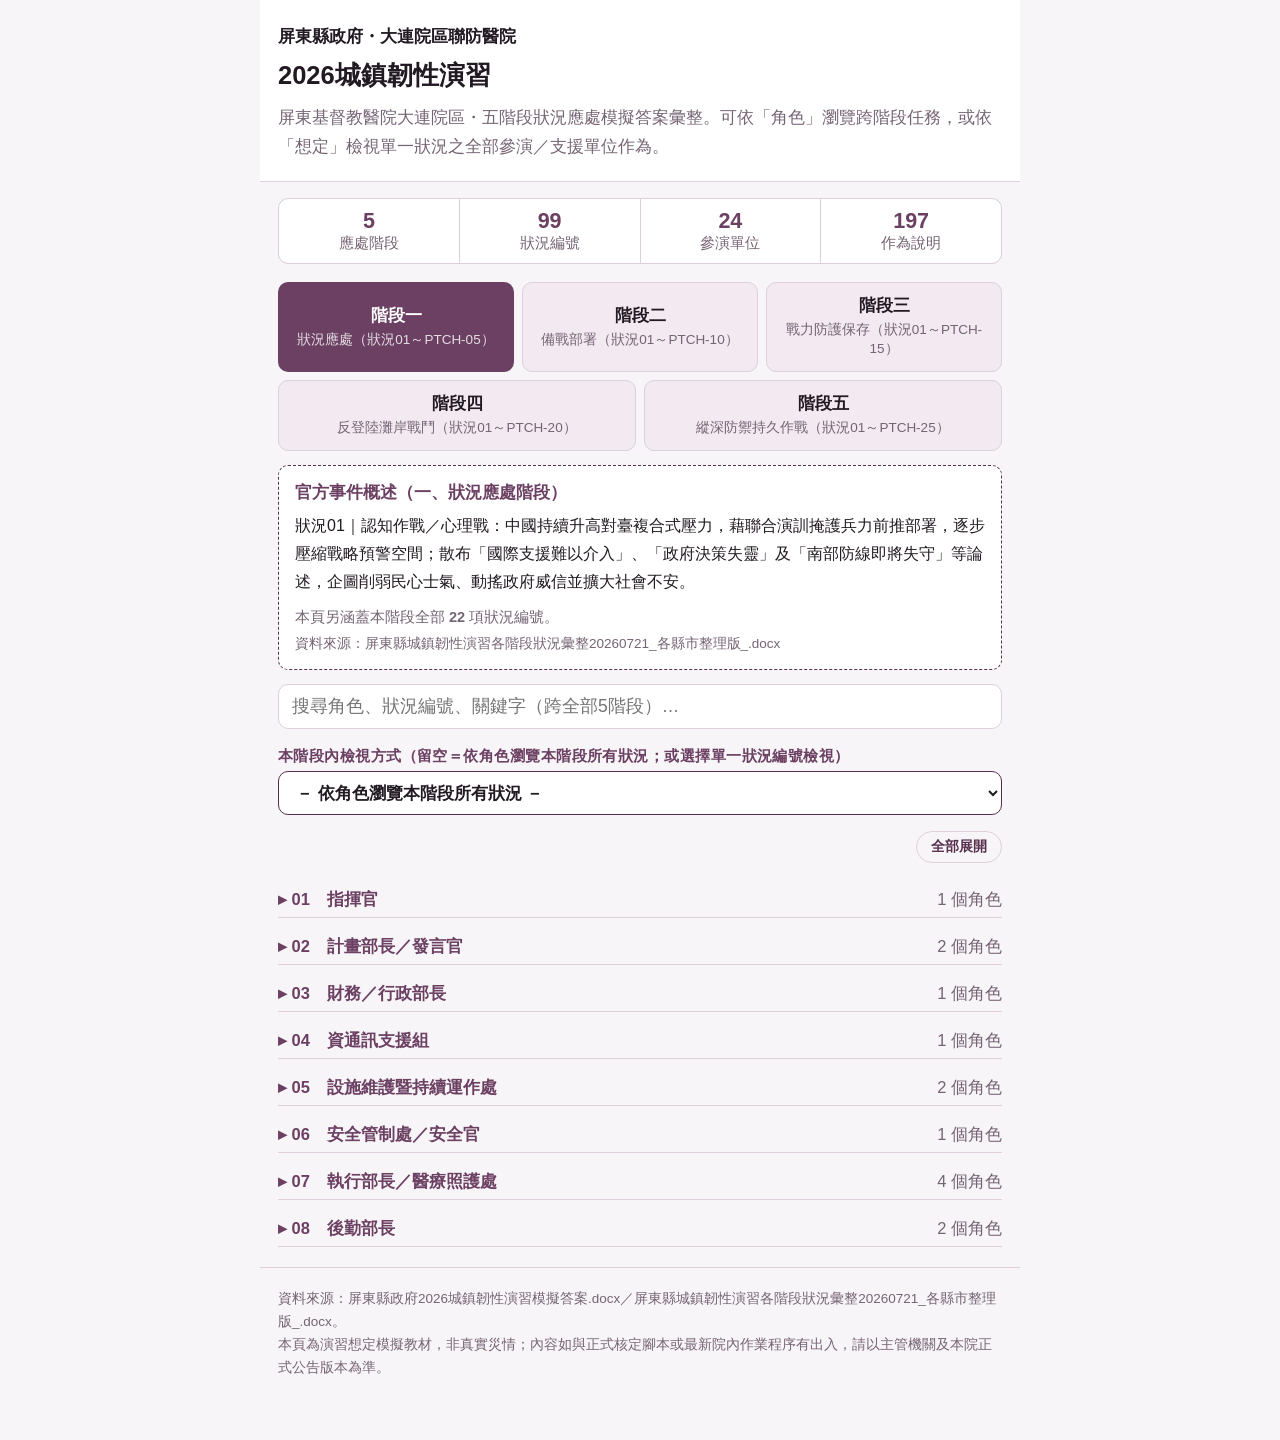
<file: urban_resilience_exercise/index.html>
<!DOCTYPE html>
<html lang="zh-Hant">
<head>
<meta charset="UTF-8">
<meta name="viewport" content="width=device-width, initial-scale=1.0">
<meta name="color-scheme" content="only light">
<meta name="theme-color" content="#f8f5f8">
<title>屏東縣政府2026城鎮韌性演習・屏基應變模擬知識庫</title>
<style>
  :root{
    --bg:#f8f5f8; --panel:#ffffff; --panel-2:#f2e9f1; --line:#ddd0dc;
    --text:#221a22; --text-dim:#756474;
    --accent:#6b4062; --accent-dim:#552f4d; --accent-rgb:107,64,98; --danger:#a1382c; --chip-text:#ffffff;
    --tint:#f3e6f2; --radius:10px;
  }
  *{box-sizing:border-box;}
  html{background:var(--bg);color-scheme:only light;}
  body{margin:0;background:var(--bg);color:var(--text);min-height:100vh;
    font-family:"Noto Sans TC","PingFang TC","Microsoft JhengHei",sans-serif;
    -webkit-font-smoothing:antialiased;}
  .wrap{max-width:760px;margin:0 auto;padding:0 0 60px;background:var(--bg);}
  .cat{padding:0 18px;background:var(--bg);}

  header{padding:26px 18px 20px;background:var(--panel);border-bottom:1px solid var(--line);}
  .eyebrow{font-size:16.5px;color:var(--text);font-weight:700;margin-bottom:10px;}
  h1{font-size:25.5px;line-height:1.4;margin:0 0 10px;font-weight:900;color:var(--text);}
  header p{margin:0;font-size:17px;color:var(--text-dim);line-height:1.7;}

  .stats{display:flex;gap:1px;background:var(--line);margin:16px 18px 18px;border:1px solid var(--line);border-radius:var(--radius);overflow:hidden;}
  .stat{flex:1;background:var(--panel);padding:10px 6px;text-align:center;}
  .stat b{display:block;font-size:21.5px;color:var(--accent);font-weight:900;}
  .stat span{font-size:15px;color:var(--text-dim);}

  .stage-tabs{display:flex;flex-wrap:wrap;gap:8px;padding:0 18px 14px;}
  .stage-tabs button{flex:1 1 30%;padding:12px 8px;background:var(--panel-2);
    border:1.5px solid var(--line);border-radius:var(--radius);color:var(--text-dim);cursor:pointer;font-family:inherit;text-align:center;}
  .stage-tabs button .tab-main{display:block;font-size:16.5px;font-weight:900;color:var(--text);margin-bottom:4px;}
  .stage-tabs button .tab-sub{display:block;font-size:13.5px;color:var(--text-dim);line-height:1.4;}
  .stage-tabs button.active{background:var(--accent);border-color:var(--accent);border-width:2px;}
  .stage-tabs button.active .tab-main{color:#ffffff;}
  .stage-tabs button.active .tab-sub{color:rgba(255,255,255,.82);}

  .stage-desc{margin:0 18px 14px;padding:16px 16px;background:var(--panel);
    border:1.5px dashed var(--accent-dim);border-radius:var(--radius);}
  .stage-desc .official-title{font-size:16.5px;font-weight:900;color:var(--accent);margin-bottom:8px;}
  .stage-desc .official-body{font-size:16px;color:var(--text);line-height:1.75;margin:0 0 10px;}
  .stage-desc .official-meta{font-size:14.5px;color:var(--text-dim);margin:0 0 6px;line-height:1.6;}
  .stage-desc .official-source{font-size:13.5px;color:var(--text-dim);}

  .search-bar{padding:0 18px 10px;}
  .search-wrap{position:relative;}
  .search-wrap input{width:100%;padding:11px 40px 11px 13px;background:var(--panel);border:1px solid var(--line);
    border-radius:var(--radius);color:var(--text);font-size:17.5px;font-family:inherit;}
  .search-wrap input:focus{outline:none;border-color:var(--accent-dim);}
  .search-clear{position:absolute;right:8px;top:50%;transform:translateY(-50%);
    width:26px;height:26px;border:none;border-radius:50%;background:var(--line);color:var(--text-dim);
    font-size:16px;line-height:1;cursor:pointer;display:flex;align-items:center;justify-content:center;padding:0;}
  .search-clear:hover{background:var(--accent-dim);color:#fff;}
  .search-meta{margin-top:8px;font-size:14px;color:var(--accent-dim);font-weight:700;}
  mark.hl{background:#ffe58a;color:inherit;padding:0 1px;border-radius:2px;}

  .scenario-picker{padding:0 18px 16px;}
  .scenario-picker label{display:block;font-size:15px;font-weight:700;color:var(--accent);letter-spacing:.03em;margin-bottom:5px;}
  .scenario-picker select{width:100%;padding:11px 13px;background:var(--panel);border:1.5px solid var(--accent-dim);
    border-radius:var(--radius);color:var(--text);font-size:16.5px;font-family:inherit;font-weight:700;}

  .scenario-banner{margin:0 18px 14px;padding:14px 16px;background:var(--panel);border-radius:var(--radius);
    border:1px solid var(--line);border-left:4px solid var(--danger);}
  .scenario-banner .tag{display:inline-block;font-size:15px;font-weight:900;color:var(--chip-text);
    background:var(--danger);border-radius:5px;padding:2px 8px;margin-bottom:7px;}
  .scenario-banner .title{font-size:18.5px;font-weight:900;color:var(--text);margin-bottom:5px;}
  .scenario-banner .dt{font-size:14.5px;color:var(--accent-dim);font-weight:700;margin-bottom:6px;}
  .scenario-banner .desc{font-size:16px;color:var(--text-dim);line-height:1.65;}

  .cat-head{font-size:16.5px;font-weight:900;color:var(--accent);margin:18px 0 8px;
    padding-bottom:6px;border-bottom:1px solid var(--line);display:flex;justify-content:space-between;align-items:baseline;cursor:pointer;user-select:none;}
  .cat-head .cat-name{text-align:left;}
  .cat-head .count{color:var(--text-dim);font-weight:400;flex-shrink:0;padding-left:10px;}
  .cat.collapsed .roles{display:none;}
  .cat-head .cat-name::before{content:"▾ ";color:var(--accent);}
  .cat.collapsed .cat-head .cat-name::before{content:"▸ ";}

  .roles{display:flex;flex-direction:column;gap:8px;}

  .role{background:var(--panel);border:1px solid var(--line);border-left:3px solid var(--accent-dim);border-radius:var(--radius);overflow:hidden;}
  .role.open{border-left-color:var(--accent);}
  .role-head{width:100%;display:flex;align-items:center;gap:10px;padding:12px 12px;background:none;border:none;
    color:var(--text);text-align:left;cursor:pointer;font-family:inherit;}
  .role-name-wrap{flex:1;display:flex;flex-direction:column;gap:2px;min-width:0;}
  .role-name{font-size:18px;font-weight:700;}
  .role-count{font-size:15px;color:var(--accent-dim);border:1px solid var(--line);border-radius:6px;padding:2px 6px;flex-shrink:0;}
  .role.open .role-count{color:var(--accent);border-color:var(--accent-dim);}
  .role-head .chev{font-size:15.5px;color:var(--accent);transition:transform .2s;flex-shrink:0;}
  .role.open>.role-head .chev{transform:rotate(180deg);}
  .role-body{display:none;}
  .role.open>.role-body{display:block;}
  .role-body-inner{padding:4px 12px 10px;border-top:1px solid var(--line);display:flex;flex-direction:column;gap:10px;}

  .contact-box{margin:4px 0 2px;padding:12px 14px;background:var(--tint);border:1px solid var(--line);
    border-left:4px solid var(--accent);border-radius:var(--radius);}
  .contact-title{font-size:16.5px;font-weight:900;color:var(--accent);margin-bottom:10px;}
  .contact-grid{display:grid;grid-template-columns:56px 1fr;gap:7px 10px;}
  .contact-grid dt{font-size:15px;color:var(--accent-dim);font-weight:700;margin:0;}
  .contact-grid dd{margin:0;font-size:15.5px;color:var(--text);line-height:1.5;}
  .contact-source{margin-top:10px;font-size:13.5px;color:var(--text-dim);font-style:italic;line-height:1.6;}

  .entry{background:var(--panel-2);border:1px solid var(--line);border-radius:var(--radius);padding:10px 12px;}
  .entry-head{display:flex;align-items:baseline;gap:8px;flex-wrap:wrap;margin-bottom:6px;}
  .entry-tag{display:inline-flex;font-size:14.5px;font-weight:900;color:var(--chip-text);background:var(--accent-dim);
    border-radius:5px;padding:2px 7px;flex-shrink:0;}
  .entry-title{font-size:17px;font-weight:700;color:var(--text);}
  .entry-dt{font-size:14px;color:var(--text-dim);}
  .entry-summary{font-size:15px;color:var(--text-dim);line-height:1.6;margin:0 0 6px;font-style:italic;}
  .entry-detail{font-size:14px;color:var(--accent-dim);margin:0 0 6px;}
  .answer{font-size:17px;line-height:1.75;color:var(--text);}
  .answer p{margin:0 0 8px;}
  .answer strong{color:var(--accent);font-weight:700;}
  .answer ul{margin:0 0 8px;padding-left:20px;}
  .answer li{margin-bottom:4px;}

  .expand-all-row{padding:0 18px 8px;display:flex;justify-content:flex-end;}
  #expandAllBtn{background:none;border:1px solid var(--line);border-radius:999px;padding:6px 14px;
    font-size:14px;color:var(--accent-dim);cursor:pointer;font-family:inherit;font-weight:700;}
  #expandAllBtn:hover{background:var(--tint);border-color:var(--accent-dim);}
  .no-match{padding:40px 18px;text-align:center;color:var(--text-dim);font-size:16.5px;display:none;}
  .footer-note{padding:20px 18px 0;font-size:13.5px;color:var(--text-dim);line-height:1.7;border-top:1px solid var(--line);margin-top:20px;}
</style>
</head>
<body>
<div class="wrap">
  <header>
    <div class="eyebrow">屏東縣政府・大連院區聯防醫院</div>
    <h1>2026城鎮韌性演習</h1>
    <p>屏東基督教醫院大連院區・五階段狀況應處模擬答案彙整。可依「角色」瀏覽跨階段任務，或依「想定」檢視單一狀況之全部參演／支援單位作為。</p>
  </header>

  <div class="stats">
    <div class="stat"><b>5</b><span>應處階段</span></div>
    <div class="stat"><b>99</b><span>狀況編號</span></div>
    <div class="stat"><b>24</b><span>參演單位</span></div>
    <div class="stat"><b>197</b><span>作為說明</span></div>
  </div>

  <div class="stage-tabs" id="stageTabs"></div>
  <div class="stage-desc" id="stageDesc"></div>

  <div class="search-bar">
    <div class="search-wrap">
      <input type="text" id="searchInput" placeholder="搜尋角色、狀況編號、關鍵字（跨全部5階段）…">
      <button type="button" id="searchClear" class="search-clear" style="display:none" aria-label="清除搜尋">×</button>
    </div>
    <div class="search-meta" id="searchMeta"></div>
  </div>

  <div class="scenario-picker" id="scenarioPicker">
    <label for="scenarioSelect">本階段內檢視方式（留空＝依角色瀏覽本階段所有狀況；或選擇單一狀況編號檢視）</label>
    <select id="scenarioSelect"><option value="">－ 依角色瀏覽本階段所有狀況 －</option></select>
  </div>

  <div class="expand-all-row"><button type="button" id="expandAllBtn">全部展開</button></div>
  <div id="content"></div>
  <div class="no-match" id="noMatch">找不到符合的角色或狀況，請調整搜尋關鍵字。</div>

  <div class="footer-note">
    資料來源：屏東縣政府2026城鎮韌性演習模擬答案.docx／屏東縣城鎮韌性演習各階段狀況彙整20260721_各縣市整理版_.docx。<br>
    本頁為演習想定模擬教材，非真實災情；內容如與正式核定腳本或最新院內作業程序有出入，請以主管機關及本院正式公告版本為準。
  </div>
</div>

<script>
const DATA = {"stageNames": {"1": "一、狀況應處階段", "2": "二、備戰部署階段", "3": "三、戰力防護及保存階段", "4": "四、聯合反登陸、濱海打擊及灘岸戰鬥階段", "5": "五、縱深防禦暨持久作戰階段"}, "categories": [{"id": "cmd", "name": "01　指揮官", "roles": [{"role": "聯絡官", "entries": [{"stage": 2, "scenario_id": "01", "scenario_title": "軍事威脅升溫", "datetime": "8月7日 18:00", "summary": "中國東部戰區自福建、廣東沿海持續動員海、空及後勤部隊，逐步完成整備，並對臺南、高雄、屏東及臺東外海重要航道實施封控與威懾，同時配合心理戰傳達政治意志，南部地區安全情勢快速惡化。", "detail": "由醫療發展副院長萬樹人擔任，公務機簡碼60315", "html": "<p>當中國東部戰區自福建、廣東沿海持續動員兵力前推，並對臺灣南部（臺南、高雄、屏東及臺東）外海重要航道實施封控與威懾時，南部地區安全情勢快速惡化。聯絡官（萬樹人副院長，公務機簡碼60315；代理人為行政副院長黃雅芳，公務機簡碼61414）作為本院與外部機構（如屏東縣政府聯合應變指揮管制中心、地方衛生局、高屏區EOC、陸軍第四作戰區、國防部等）之唯一協調與通聯窗口，必須在接獲可能發生軍事衝突或管制命令之情資時，立即啟動應變。</p><p>聯絡官必須在 <strong>15分鐘內</strong>，利用本院部署之低軌衛星電話或專用加密通訊設備（PACE備援通訊架構），向屏東地區聯合應變管制中心（LJMOC）及衛生局執行<strong>「安全金鑰雙向反求證」</strong>。此查證程序能有效排除敵特電子戰、干擾與虛假宣傳之灰色地帶衝突，確認軍事威脅命令之真實性與確切應變時限。一旦核實情資屬實，聯絡官立即將情資以紙本及口頭覆誦方式親自呈交事故指揮官（劉思源副院長/ 代理人：施丞貴副院長，劉副公務機簡碼69086），並向地方衛生局通報本院正式進入 HICS戰時緊急應變狀態，隨時準備接收後送之傷病患。同時，聯絡官橫向對接轄區警察局（民和派出所，距本院1.9 公里，常態車程約 6 分鐘）及消防分隊（距本院 1.1 公里，常態車程約 3分鐘），請求預置警戒與緊急救護動線之交管支援，防範恐慌車流癱瘓大連路。</p>"}, {"stage": 2, "scenario_id": "04", "scenario_title": "民力協調", "datetime": "8月8日 16:00", "summary": "第四作戰區因動員演習需求，透過屏東縣「動員暨民力協調組」協請縣政府提供200組水泥紐澤西護欄，並協力運送至台17線雙園大橋屏東端、東港大橋及台1線枋寮段等指定地點，執行交通阻絕與防護部署。", "detail": "由醫療發展副院長萬樹人擔任，公務機簡碼60315", "html": "<p>第四作戰區協請縣府提供 200 組水泥紐澤西護欄執行台 17 線及台 1線之交通阻絕。聯絡官（萬樹人副院長，公務機簡碼60315）立即進駐縣府開設之「動員暨民力協調組」，作為軍、公、民醫療整合之核心通聯管道。聯絡官協助作戰區衛勤官精算本院因應交通管制與民力疏散之「救護車動線維持計畫」。</p><p>聯絡官向協調組提出申請：「第四作戰區於台17線雙園大橋及台1線枋寮段部署阻絕設施時，請務必保留一條寬度不小於<strong>3.5 公尺之緊急醫療救護通道</strong>，供本院及聯防責任醫院之救護車快速切入」。同時，聯絡官橫向對接轄區警察局與民防大隊，調派民防人員進駐本院大連路巷口，協助保全實施外圍交通管制，確保運送戰傷病人與物資補給之戰備專用道保持絕對暢通，防範民力動員中之車流阻塞。</p>"}, {"stage": 2, "scenario_id": "07", "scenario_title": "縣政府先期整備", "datetime": "8月8日 12:00", "summary": "因應整體情勢升高及可能衝擊民生與社會穩定之風險，屏東縣政府啟動先期整備，完成聯合應變指揮管制中心、各鄉鎮市應變中心及防災協作中心之功能編組，並盤點人力、物資、避難空間與關鍵資源。", "detail": "由醫療發展副院長萬樹人擔任，公務機簡碼60315", "html": "<p>屏東縣政府啟動先期整備，完成聯合應變指揮管制中心功能編組並盤點資源。本院聯絡官（萬樹人副院長，公務機簡碼60315）立即與縣府聯合應變中心建立雙向直通聯絡，將本院之平戰轉換量能納入縣府先期整備體系。</p><p>聯絡官向應變中心通報：「本院已依 HICS組織架構完成醫療照護、危害控制、安全管制、後勤資源及行政財務等功能編組，並完成大連院區<strong>635床核心量能盤點</strong>；備援地下醫療空間（約翰、馬可、馬太、路加、韓偉大樓B1）已完成預置布置，可於 24 小時內隨時啟用開設」。聯絡官確認與縣府防空避難組、社會處收容安置組之對接窗口，確保平戰轉換動員期之資源協調無縫。</p>"}, {"stage": 2, "scenario_id": "13", "scenario_title": "軍事動員與社會反應", "datetime": "8月9日", "summary": "國軍依計畫進入戰術區域實施戰備整備，戰甲砲車及部隊機動畫面經民眾拍攝與媒體即時報導，引發社會關注並放大戰爭風險認知；第四作戰區協請屏東縣政府啟動資訊應處機制，共同發布事實訊息以穩定民心。", "detail": "由醫療發展副院長萬樹人擔任，公務機簡碼60315", "html": "<p>聯絡官（萬樹人副院長，公務機簡碼60315）負責代表本院與第四作戰區、屏東縣警察局民和派出所建立直接聯通。聯絡官協調軍警單位：「為防範民眾因目睹部隊機動而在本院周邊大連路、瑞光路等節點發生驚慌推擠或交通事故，請警方立即派遣交警於瑞光路與莊敬街交叉口實施防空避難疏散引導與車流管制」。</p><p>同時，聯絡官橫向對接後備指揮部，協調進駐本院之民防隊伍與後備軍人（T-CERT支援人員）。引導民防同工預置於本院大連路大門及恩慈 D棟旁，主動對圍觀或驚慌之民眾發放本院「防空避難與降載就醫指南」紙本說帖，引導市民保持冷靜，配合軍民聯防，死守大連院區周邊之社會秩序與通道畅通。</p>"}, {"stage": 2, "scenario_id": "15", "scenario_title": "金融假訊息擠兌", "datetime": "8月9日 10:00", "summary": "社群平台散布「資金將遭凍結」、「金融系統不穩」及「特定族群提前轉移資產」等訊息，引發土地銀行屏東分行、第一銀行屏東分行及其他金融據點提領人潮；排隊與推擠造成民生路、中山路、廣東路等路段壅塞，影響救護與消防車輛通行。", "detail": "由醫療發展副院長萬樹人擔任，公務機簡碼60315", "html": "<p>聯絡官（萬樹人副院長，公務機簡碼60315）針對土銀、一銀屏東分行周邊擠兌排隊人群癱瘓本院主要救護車路線之想定，立即透過衛星專線，向屏東縣警察局（民和派出所，距本院1.9 公里）及交通警察隊發出緊急求援通報。聯絡官通報警方：「金融擠兌造成中山路、廣東路及民生路交通癱瘓，嚴重阻斷本院急重症救護車後送動線，請警方立即增派武裝交警，於該等路段之關鍵交叉口實施強行交管制、強勢驅離推擠車輛，並為本院救護車進行警車開道引導」。</p><p>通報後，<strong>警力約 6 分鐘內</strong> 可抵達關鍵節點實施物理引導。聯絡官並橫向與周邊聯防醫院（寶建、屏榮、安泰）對接，啟動跨院救護車動線變更，引導後送車輛避開癱瘓路段，改走替代備用安全路線（如繞行瑞光路），確保病患生命支持。</p>"}, {"stage": 2, "scenario_id": "17", "scenario_title": "銀行擠兌應處", "datetime": "8月9日 13:00", "summary": "受金融交易系統異常影響，臺灣銀行屏東分行出現民眾集中提領情形，造成現金調度與營運壓力；警方即時派遣警力進駐，執行人潮疏導、秩序維護、重要設施警戒及交通管制作業。", "detail": "由醫療發展副院長萬樹人擔任，公務機簡碼60315", "html": "<p>臺銀屏東分行爆發擠兌衝突，且武裝警察進駐。聯絡官（萬樹人副院長，公務機簡碼60315）立即透過定頻對講機及衛星電話，與屏東縣警察局民防組、交通警察隊及聯合應變中心（LJMOC）進行構聯。聯絡官向警方通報：「本院已啟動 HICS戰時一級警戒，臺銀周邊擠兌人群與警力衝突之交通管制，請務必配合將本院大連路60 號周邊 100 公尺內劃設為『醫療救護車專用安全路網緩衝區』」。</p><p>聯絡官請求警方於該緩衝區部署交警，禁止擠兌人群車輛駛入，優先保障本院救護車、消防車之迴轉空間。同時，聯絡官橫向與地方衛生局通報最新警戒狀態，掌握因銀行推擠可能產生之踩踏或暴力創傷傷患人數，協調急診（陳美錚護理長）加派檢傷人力、預留紅區床位，隨時準備救治後送之擠兌衝突傷患。</p>"}, {"stage": 3, "scenario_id": "01", "scenario_title": "軍事機動管制", "datetime": "", "summary": "第四作戰區聯合運輸指揮處協調屏東縣聯合應變指揮管制中心及交通控制中心，管制國道3號九如、長治、麟洛、竹田、崁頂及南州交流道，以及台88線萬丹端、台17線雙園大橋屏東端等節點，建立軍事機動優先通行機制。", "detail": "由醫療發展副院長萬樹人擔任，公務機簡碼60315", "html": "<p>當第四作戰區聯合運輸指揮處管制國道3號多處交流道、台88線萬丹端及台17線雙園大橋屏東端等交通節點時，屏東基督教醫院大連院區（大連路60號）面臨嚴重的聯外交通受阻與救護車、物資運補車隊受阻之雙重危機。聯絡官萬樹人副院長必須在接獲管制通報後<strong>15分鐘內</strong>，啟用低軌衛星電話或有線專線等 PACE備援通訊系統，向屏東縣聯合應變指揮管制中心（LJMOC）及交通控制中心執行「安全金鑰雙向反求證」。</p><p>在核實管制命令與軍事機動優先通行機制後，聯絡官代表本院與第四作戰區、警察局及交通交控中心建立直通協調管道。聯絡官必須強勢向LJMOC 提出<strong>「緊急醫療救護路權優先通行申請」</strong>，確保本院共 4輛救護車（其中 1 輛平時停放於路加大樓地下 1 樓，另 2輛停放於約翰大樓地下 1樓）、簽約之民間合作救護車及外購戰備物資車輛在出示 HICS簽發之「軍事管制區特殊通行證」後，能獲得軍警引導、警車開道並豁免管制，優先通行國道3號及關鍵幹道，以確保高屏聯防责任醫院間的急重症轉診與72 小時維生物資運補不中斷。</p><p>同時，聯絡官需將外部管制動態、預期物資延遲及救護車替代路由，每<strong>30分鐘</strong> 定時回報給事故指揮官劉思源副院長（公務機簡碼 69086）與計畫部長陳志文（簡碼69120），以利計畫部即時滾動修正事故行動計畫（IAP）之交通與後送專章，並在戰情面板上動態登錄最新聯外路網狀態。</p>"}, {"stage": 3, "scenario_id": "07", "scenario_title": "恆春半島設施疏散評估", "datetime": "", "summary": "第四作戰區情資研判，恆春半島重要能源、輸電及通信設施可能成為優先攻擊目標，建議疏散周邊非必要人員，必要運轉與安全維持人員依計畫留守；同時調整恆春、車城及枋山地區配售站與救濟站物資配置。", "detail": "由醫療發展副院長萬樹人擔任，公務機簡碼60315", "html": "<p>第四作戰區評估恆春半島設施可能遭襲，建議疏散非必要人員並調整配售物資。本院聯絡官（萬樹人副院長，公務機簡碼60315）立即與屏東縣政府聯合應變中心（LJMOC）、高屏區 EOC及國防部聯防窗口建立有線與低軌衛星之 PACE通訊對接。聯絡官主動向應變中心通報本院之先期整備狀態。</p><p>聯絡官向高屏區 EOC 提報：「本院急性一般病床 356 床、特殊病床 279床之戰備量能完整，B1避難醫療空間與臨時加護病房（23床）、臨時一般病房（36床）已預置就緒，本院與各聯防責任醫院（部屏、寶建、屏榮、安泰）已啟動相互支援協定」。聯絡官協調恆春、枋山地區之衛生所與醫療站，將非必要之慢性病臥床患者及一般住院病人，安全有序地下轉分流至本院或指定之安置區，並主動協調作戰區調配簽證救護車進行跨區接運，確保恆春半島疏散路網畅通。</p>"}, {"stage": 3, "scenario_id": "12", "scenario_title": "警察局遭無人機攻擊", "datetime": "", "summary": "屏東縣警察局民防管制中心及屏東、潮州、東港、枋寮、恆春等分局同步遭多波次無人機攻擊，致防情通報與防空警報發布功能部分中斷；執勤警力出現傷亡，影響現場應變、治安與交通管制能力。", "detail": "由醫療發展副院長萬樹人擔任，公務機簡碼60315", "html": "<p>縣警局民防管制中心及多處分局遭無人機攻擊，防防情與防空警報發布中斷，執勤警力傷亡，治安與交通管制能力嚴重受挫。本院聯絡官（萬樹人副院長，公務機簡碼60315；代理人為行政副院長黃雅芳，公務機簡碼61414）立即啟用低軌衛星電話或專用加密通訊 PACE系統，直接與國防部第四作戰區、陸軍衛勤部隊及屏東縣政府聯合應變中心（LJMOC）進行對接。</p><p>聯絡官向 LJMOC及衛生局發出緊急通報：「本院轄區分局遭襲、民防網絡部分受損，大連路周邊面臨交通與治安失守危機；本院已啟動HICS安全管制，請第四作戰區指派在地後備軍人或武裝民防隊伍進駐本院大連路巷口協助交管，維持救護車綠色生命通道」。聯絡官定時將本院安全狀態與收治能量上報中央，並隨時與高屏區 EOC協調，引導外部救護車輛避開癱瘓路段，改走替代備用安全路由，死守軍民聯防救護網絡。</p>"}, {"stage": 3, "scenario_id": "15", "scenario_title": "油品廠火災事故", "datetime": "", "summary": "屏南產業園區某油品儲運廠疑遭不明來源破壞，儲槽設施受損並引發火勢，造成油品外洩與濃煙；事故影響台1線枋寮段、周邊產業與工程物料供應，並對交通維修能量及民生物資配送體系造成壓力。", "detail": "由醫療發展副院長萬樹人擔任，公務機簡碼60315", "html": "<p>產業園區油品儲運廠遭破壞引發大火，油品外洩與濃煙影響台1線枋寮段及民生物資配送。聯絡官萬樹人副院長立即啟用低軌衛星電話或加密專線，與屏東縣政府聯合應變中心（LJMOC）、交通交控中心及消防局毒災隊建立直通聯絡。</p><p>聯絡官向 LJMOC提報：「本院台1線枋寮段之急重症救護車後送動線因油品火災而嚴重受阻，且空氣中出現有害濃煙，請交控中心立即為本院救護車車隊開闢台17線、縣道189線等平面『綠色救護專用避難通道』；請消防局派水車在大連路巷口待命支援，並請毒災隊提供枋寮園區外洩毒煙之風向與化學監測數據，確保本院前線除污與污水廠排放安全」。聯絡官將風向數據每 30 分鐘通報急診，做好化學灼傷與嗆傷病患收治整備。</p>"}, {"stage": 4, "scenario_id": "01", "scenario_title": "敵軍登陸作戰", "datetime": "", "summary": "敵軍於東港、林邊及枋寮沿海展開登陸作戰，企圖突破沿岸防線並沿台17線、台1線向縱深推進；另於佳冬及枋山沿海發現登陸船團接近，並結合無人機偵察、火力打擊與電子干擾策應，顯示有擴大登陸規模之態勢。", "detail": "由醫療發展副院長萬樹人擔任，公務機簡碼60315", "html": "<p><strong>1. 標準作業程序（SOP）與平戰轉換作為</strong>：當敵軍於東港、林邊及枋寮沿海展開登陸作戰，企圖沿台17線、台1線向縱深推進時，南部防線進入最嚴峻之交戰狀態。聯絡官萬樹人副院長（代理人：黃雅芳副院長，公務機簡碼61414）必須在接獲登陸戰火警報之<strong>15分鐘內</strong>，切換為以低軌衛星電話與定頻無線電為核心的 <strong>PACE備援通訊架構</strong>，與屏東地區聯合應變指揮管制中心（LJMOC）、高屏區 EOC建立雙向加密連線，並立即執行「安全金鑰雙向反求證」，確認戰區界線、空襲管制動態及道路封鎖資訊。為了保障本院急重症轉診與72小時維生物資之實體運補通道，聯絡官必須橫向聯絡陸軍第四作戰區衛勤官與轄區警察局（民和派出所，簡碼60315），強勢為本院領有 HICS 特殊通行證之 3輛救護車（其中1輛停放於路加大樓地下 1 樓，2輛停放於約翰大樓地下 1 樓）申請<strong>「軍事管制區救護車綠色優先路權」</strong>，防範救護車在轉運瀕死戰傷官兵或接運血袋時被軍事管制阻斷。同時，聯絡官每<strong>30分鐘</strong>彙整作戰區情資，將沿海登陸部隊前推速度與道路受損狀態以紙本抄錄方式呈交事故指揮官劉思源副院長（公務機簡碼69086），提供計畫部隨時修正事故行動計畫（IAP）之交通控制與病患接收專章。</p><p><strong>2. 確實數據與資源規劃</strong>： 聯絡官確認本院救護與運輸載具共計 <strong>16輛</strong>的戰備出勤狀態。這包括 3輛救護車（單波次極限載運15人），2輛輪椅車（單波次載運 12人），4輛中型巴士（單波次載運74人），以及 7輛廂型貨車；聯絡官將此車輛清冊與司機 24小時待命簡碼回報給LJMOC。聯絡官同時啟動與南部地區責任醫院（屏東榮總、屏東醫院、寶建醫院、東港安泰醫院）之「相互支援協定」，精算自東港、林邊後送之台17線沿線戰傷患者之分流收治量能。</p><p><strong>3. 指揮與管制（HICS 對接）</strong>： 聯絡官直接對接 HICS指揮中心，向狀況分析處（莊詩蘋督導長，簡碼65311）提供外部交通障礙與敵軍火線前推情資，確保戰情面板（https://ci-board.ptch.org.tw）即時更新「外部聯外道路通行燈號」（紅、黃、綠三色），防範後送救護車盲目駛入交戰交火管制區。</p>"}, {"stage": 4, "scenario_id": "07", "scenario_title": "收容與急救站衛生危機", "datetime": "", "summary": "東港臨海地區第1型急救站因戰線逼近撤離，出院後仍需照護之病人及醫護人力下轉至來義高中第2型急救站；因供水不穩、收容量快速增加及臨時儲水管理不當，出現群聚感染、環境衛生與情緒管理風險。", "detail": "由醫療發展副院長萬樹人擔任，公務機簡碼60315 / 代理人：黃雅芳副院長，公務機簡碼 61414", "html": "<p><strong>1. 標準作業程序（SOP）與平戰轉換作為</strong>：東港臨海地區第1型急救站因戰線逼近撤離，下轉至來義高中第2型急救站。由於收容量快速增加、供水不穩，該收容站爆發嚴重群聚感染與衛生危機。本院作為南部醫療韌性重鎮，聯絡官萬樹人副院長（代理人：黃雅芳副院長，公務機簡碼61414）立即啟動<strong>「戰時跨區域急救站衛生應變與醫療物資支援協調程序」</strong>。</p><p>聯絡官立即使用低軌衛星電話或有線專線等 PACE 備援通訊，橫向聯絡高屏區EOC、屏東縣聯合應變管制中心（LJMOC）及地方衛生局，向其通報：「本院已掌握來義高中第2型急救站爆發之群聚感染與環境衛生危機，本院已啟動HICS感控特別支援小組，隨時準備指派專業醫護攜帶消毒備品及抗生素前往來義高中執行實體現場衛生查核與流行病學阻斷指導」。聯絡官協調陸軍第四作戰區指派化學兵或民防隊伍進駐來義高中實施全面環境消殺，並積極調度本院備用車輛（如1輛中巴），運送大批乾洗手、漂白水與無水化學便器至該急救站，從源頭控制傳染源，維護南部聯防防線安全。</p><p><strong>2. 確實數據與資源規劃</strong>：聯絡官彙整來義高中下轉之病患名冊（多為出院後仍需照護之慢性病患，計有40人），與本院状况分析處對接。聯絡官與衛生局精算：本院可調配支援來義高中之專業感控護理師2名、急診醫師 1名、社工人員 1名；調撥本院地下戰備水井淨水 50桶（每桶 20L，共計 1,000 L）、化學便器袋 500個支援該站，並於本院 B1備用一般病房（共 36床） 預留5至10床，隨時接收由來義高中下轉之重症感染與脫水患者，死守聯防機制。</p><p><strong>3. 指揮與管制（HICS 對接）</strong>： 聯絡官萬樹人副院長每15分鐘將外部來義高中急救站之傷亡數據、感控缺口及收容狀態回報給事故指揮官劉思源（簡碼69086）與執行部長，保持完全同步。</p>"}, {"stage": 4, "scenario_id": "PTCH-19", "scenario_title": "轉診後送癱瘓", "datetime": "", "summary": "【救護車斷油與孤島效應】高屏大橋遭炸毀，且院內救護車因「斷油」完全無法發動。屏基無法將超出處置能量的神經外科、嚴重燒燙傷病患後送至高雄醫學中心。重症病患只能滯留急診走廊等死，醫療系統實質上成為「孤島」。", "detail": "主責人：醫療發展副副院長萬樹人，公務機簡碼60315", "html": "<p><strong>1. 狀況概述與面臨之極限挑戰</strong>：當高屏大橋及周邊跨溪聯外橋梁遭敵火炸毀，且大連院區內所有簽證救護車與運輸工具因燃油（柴油/汽油）在長期孤島封鎖下耗盡、完全無法發動時，本院陷入嚴重的<strong>「實質醫療孤島狀態」</strong>。本院無法將超出處置能量的複雜神經外科（如重度顱內出血）、大面積嚴重燒燙傷（大於50%燒傷面積）之病患後送至高雄醫學大學附設醫院或高雄榮民總醫院等醫學中心。大批重症患者只能在B1急診走廊留滯，面臨死亡威脅，聯絡官必須立刻重構外部聯絡，打破孤島僵局。</p><p><strong>2. 具體可行之平戰轉換作為與標準作業程序（SOP）</strong>：聯絡官萬樹人副院長（公務機簡碼60315；代理人：行政副院長黃雅芳，公務機簡碼61414）在確認橋梁炸毀與救護車斷油通報 <strong>5 分鐘內</strong>，必須進駐恩慈 B1應變指揮所，啟動<strong>「醫療孤島宣告與軍公民跨區直升機、浮橋轉銜應變SOP」</strong>。聯絡官立即啟用低軌衛星電話或專用加密有線專線，執行以下最剛性的外部通聯協調步驟：</p><ul><li>*正式向外部宣告孤島狀態*：聯絡官向屏東地區聯合應變管制中心（LJMOC）、高屏區    EOC    及屏東縣衛生局防情系統正式通報：「本院目前救護車完全斷油、Gaoping    大橋中斷，已陷入實質『醫療孤島』，現有 5    名神外及重度燒傷患者命懸一線，超出本院極限處置能耐，請公權力介入協調」。</li><li>*協調第四作戰區衛勤兵力與空勤總隊*：聯絡官向作戰區聯防指揮官提出「緊急直升機或軍用舟艇跨區轉運申請」：</li></ul><p>1.  *陸路替代*：協調工兵部隊在萬大橋或雙園大橋方向建立「戰術浮橋」，為本院協調軍方運油車或直屬防情救護車優先開闢「綠色生命通道」。</p><p>2.  *空路替代*：協調空勤總隊或軍用直升機，指定本院周邊安全空地（如鄰近之屏東縣立田徑場、大連路空曠區）作為臨時空中直升機撤離點，隨時準備進行空中        1:1 醫護隨車重症轉銜後送。</p><ul><li>*區域聯防醫院橫向對接*：聯絡官使用衛星電話與同屬屏東防區之「寶建醫院、屏榮醫院、部立屏東醫院及安泰醫院」進行三方熱線構聯，核對彼此殘存的神外手術耗材、點滴、及燒傷敷料餘量，實施<strong>「同區域物資盲派互助互撥機制」</strong>，在無法跨溪後送下，最大程度保全屏東本土救治戰力。</li></ul><p><strong>3. 實際確實數據與資源規劃</strong>：聯絡官萬樹人副院長彙整並申報本院轉運瓶頸數據：本院目前擁有<strong>可供徵用及直接調派之車輛共16 輛</strong>（3 輛救護車、2 輛輪椅車、4 輛中巴、7 輛貨車）因缺油全部停擺。</p><ul><li>精算在院亟待轉送之<strong>極重症神外病患 3 名、大面積燒傷患者 2 名</strong>（合計    5 名，均配有手寫紙本轉診單與防水夾鏈病歷袋）。    聯絡官確認低軌衛星電話每 <strong>15 分鐘</strong> 自動與中央 EOC    執行一次握手協議測試，確保外部空中撤離動線在公網斷絕下依然保持 100%    數位連通。</li></ul><p><strong>4. 指揮與管制（HICS 對接）</strong>：聯絡官將協調獲得之「空中直升機預估降落時間、軍方浮橋開通時限、以及聯防醫院物資調撥進度」，由傳令兵手動抄送事故指揮官劉思源及狀況分析處，以便計畫部即時滾動修正下一個運作週期的IAP 計畫。</p>"}, {"stage": 5, "scenario_id": "01", "scenario_title": "交通幹道遭打擊", "datetime": "", "summary": "敵軍為阻止國軍兵力機動，針對高屏縱深運輸要道實施火力打擊，高屏大橋、雙園大橋及台鐵高屏溪橋梁受損，並波及屏東產業園區部分化學儲槽，造成交通中斷與複合災害；救援車流壅塞，影響搶救與後勤運補。", "detail": "由醫療發展副院長萬樹人擔任，公務機簡碼60315", "html": "<p><strong>標準作業程序（SOP）與平戰轉換作為</strong>：當敵軍針對高屏縱深運輸要道實施火力打擊，造成高屏大橋、雙園大橋及台鐵高屏溪橋梁受損中斷，並波及屏東產業園區化學儲槽引發複合災害時，南部地區的聯外交通與補給動線面臨全面癱瘓的極限狀態。聯絡官萬樹人副院長（代理人：行政副院長黃雅芳，公務機簡碼61414）必須在接獲警報之 <strong>15 分鐘內</strong>，迅速在強固的 <strong>恩慈大樓 B1備援指揮中心</strong> 啟用衛星電話、VHF/UHF 定頻無線電對講機等 <strong>PACE備援通訊架構</strong>，向屏東地區聯合應變指揮管制中心（LJMOC）及高屏區 EOC進行「安全金鑰雙向反求證」以排除電子戰干擾，並即時獲取高屏溪兩岸便道、浮橋架設進度與產業園區毒氣擴散風向等第一手關鍵情資。</p><p>為確保本院生命線不因聯外道路斷絕而窒息，聯絡官必須立刻協調陸軍第四作戰區、警政及消防單位，為本院簽約物資車與救護車申請<strong>「縱深防禦階段緊急路權優先通行證」</strong>，確保車隊在軍事管制區內獲得優先放行與武裝護送。同時，聯絡官橫向與環境部毒災應變隊及地方消防局對接，掌握屏東產業園區外洩化學有害物質的種類（如無水氨或工業氯氣），評估本院大連院區（大連路60 號）是否處於下風處之擴散紅區。若確有毒氣逼近威脅，聯絡官需立即向指揮官劉思源副院長（公務機簡碼69086） 與執行部長陳志文呈報，建議啟動全院空調轉為內部循環及急診室前方「實體除污區（DecontaminationZone）」 之最高級防護整備。聯絡官每 <strong>30 分鐘</strong> 動態向狀況分析處 P2莊詩蘋督長（公務機簡碼 65311）提供高屏大橋與雙園大橋搶通替代路由地圖，以便計畫部即時修正事故行動計畫（IAP）。</p><p><strong>確實數據與資源規劃</strong>： 聯絡官確認本院現有列管之 <strong>16輛戰備運輸車輛</strong>（包含救護車 3 輛、輪椅車 2 輛、中型巴士 4 輛及廂型貨車7 輛）、司機與隨車醫護人員的名冊已全額完成簽證，並向 LJMOC提報本院可立刻支援高屏跨溪轉運之單波次最大後撤載運量為 <strong>101人</strong>（其中救護車 3 輛共承載 15 人、輪椅車 2 輛共承載 12 人、中型巴士 4輛共承載 74人）。聯絡官同時啟動與高雄榮總、屏東榮總及衛福部屏東醫院的「跨溪醫療聯防機制」，精算在橋梁中斷下，利用軍方臨時浮橋或備用平原便道進行跨溪重症病患接駁的黃金時間（目標控制在<strong>45 分鐘內</strong> 完成點對點交接），死守南部防線之救護網絡。</p><p><strong>指揮與管制（HICS 對接）</strong>： 聯絡官萬樹人副院長（簡碼 60315） 直接對接HICS指揮中心，向指揮官及計畫部長每日上午與下午兩次定時回報，確保本院之外部物資運補與病患跨區分流計畫與中央、地方政府及第四作戰區之衛勤管制保持高度步調一致。</p>"}, {"stage": 5, "scenario_id": "02", "scenario_title": "軍事機動支援", "datetime": "", "summary": "因多點交通阻斷，南部國軍增援與補給路線受影響；第四作戰區協調屏東縣聯合應變指揮管制中心執行道路搶通、橋梁安全評估及交通疏導，優先恢復軍事機動、醫療後送與後勤運補路線，並提供替代路線情資。", "detail": "由醫療發展副院長萬樹人擔任，公務機簡碼60315", "html": "<p><strong>標準作業程序（SOP）與平戰轉換作為</strong>：因應多點交通阻斷與南部國軍增援補給路線受阻，第四作戰區協調 LJMOC執行道路搶通及安全評估。本院聯絡官萬樹人副院長（公務機簡碼60315）必須立即進駐屏東縣政府開設之「動員暨民力協調組」，作為軍、公、民醫療整合與交管搶通之核心通聯管道。聯絡官的核心任務是將本院的<strong>「醫療後送生命通道優先級」</strong>強勢納入第四作戰區與工務段的搶通優先清單中。</p><p>聯絡官必須每 <strong>15 分鐘</strong> 向 LJMOC提報本院大連路、瑞光路、台3線及台24線等周邊核心救護動線之損毀與阻塞狀態，向作戰區工程兵、地方工務段提出請求：「請工務單位在搶通高屏縱深要道時，將本院瑞光路與莊敬街交叉口（距本院1.1 公里，車程 3 分鐘）列為『第一級醫療後送搶通優先路段』，並優先對本院周邊之民和橋等關鍵橋梁進行實體安全結構與防爆、防投毒評估，確保本院救護車能無阻礙地通行，接運大量由滩岸交戰前線後送之戰傷病患」。</p><p>同時，聯絡官積極協調地方警察局民防組，在交通疏導期間，指派 2名武裝警察及交通義警預置於本院急診通道兩端，協助保全人員阻絕無關之民間驚慌車流，強制將大連路劃設為「軍、警、消及救護簽證車輛專用綠色通道」，落實軍民聯防，死守後送生命線。</p><p><strong>確實數據與資源規劃</strong>：聯絡官彙整第四作戰區及工務段回傳之「道路搶通與便道承重數據」：確認台1線及台17線部分便道在搶通後，其承重限制是否高於本院中型巴士（共4 輛，單輛自重約 5 噸） 與 7 輛物資廂型貨車的滿載通行安全值。聯絡官將獲得的「最新安全搶通替代路由清單」以紙本形式抄錄，經雙人核對無誤後，即時派Runner（傳令兵）送往勤務組與急診照護組，供司機實施精準導引，確保重症病患跨溪或下轉之安全，防止盲目出車受阻。</p><p><strong>指揮與管制（HICS 對接）</strong>：聯絡官萬樹人副院長定時與事故指揮官劉思源（簡碼 69086）及安全官杜傳榮主任（簡碼 69170）對接，回報外部軍事機動搶通狀態與本院聯外道路之最新燈號。</p>"}, {"stage": 1, "scenario_id": "02", "scenario_title": "軍事威脅升溫", "datetime": "", "summary": "中國突宣布實施「破勢行動－2026A」，陸、海、空及火箭軍兵力於臺灣周邊海空域展開多向抵近與聯合戰備警巡，並劃設多處操演區；同時實施灰色地帶騷擾與準封鎖行動，臺海對峙態勢持續升高。", "detail": "由醫療發展副院長萬樹人擔任，公務機簡碼60315", "html": "<ul><li><strong>具體可行作為與標準作業程序（SOP）</strong>：    當中國突宣布實施「破勢行動－2026A」，於臺灣周邊海空域展開聯合戰備警巡並劃設多處操演區，臺海對峙態勢急劇升高時，本院面臨平戰轉換之關鍵時刻。聯絡官萬樹人副院長（公務機簡碼    60315；代理人為行政副院長黃雅芳，公務機簡碼 61414）必須在接獲情資之    <strong>15    分鐘內</strong>，啟用低軌衛星電話或專用加密通訊等備援通訊設備，向屏東地區聯合應變指揮管制中心（LJMOC）及地方衛生局執行<strong>「安全金鑰雙向反求證」</strong>，排除電子戰、虛假宣傳等灰色地帶干擾，確認軍事威脅之真實性、操演波次與預警時限。</li><li>在核實指令後，聯絡官代表本院與第四作戰區、高屏區 EOC    建立直通連線，正式通報本院啟動    HICS（醫院事故指揮系統）以及戰時一級整備。聯絡官協調轄區警察局（民和派出所，1.9公里，車程約    6 分鐘）及消防分隊（1.1公里，車程約 3    分鐘），請求警方派遣交通警力進駐大連路、瑞光路等周邊關鍵交控路口，實施實體路網管制，優先為本院救護車、血品運輸車及戰備物資車申請<strong>「軍事管制區特殊優先路權」</strong>，嚴防後送車隊與物資運補被恐慌車流癱瘓阻斷。聯絡官每    <strong>30 分鐘</strong>    以紙本抄錄與口頭覆誦方式，將威脅動態呈交指揮官劉思源（簡碼    69086），以便計畫部即時滾動修正事故行動計畫（IAP）。</li><li><strong>實際確實數據</strong>： 聯絡官彙整本院 <strong>16 輛戰備運輸載具</strong>（含救護車 3    輛、輪椅車 2 輛、中型巴士 4 輛、廂型貨車 7 輛）與司機通聯名冊，向    LJMOC    與衛生局完成申報簽證，確保本院可隨時支援第四作戰區之跨溪與縱深救護轉運。</li></ul>"}, {"stage": 1, "scenario_id": "04", "scenario_title": "軍事整備", "datetime": "", "summary": "國防部同步開設應變中心，運用情監偵系統強化全時預警監控，持續掌握敵情發展，並維持部隊適度戰備狀態，實施「立即備戰操演」。", "detail": "由醫療發展副院長萬樹人擔任，公務機簡碼60315", "html": "<ul><li><strong>具體可行作為與標準作業程序（SOP）</strong>：    國防部開設應變中心並實施「立即備戰操演」，國軍常、後備部隊依令進入戰術位置。聯絡官萬樹人副院長（公務機簡碼    60315）立即進駐縣府「動員暨民力協調組」窗口，作為軍、公、民醫療整合之唯一聯絡節點，將本院之醫療備戰規劃與國防部及第四作戰區之戰時衛勤管制計畫無縫對接。</li><li>聯絡官向作戰區衛勤官及縣府應變中心通報：「本院已依 HICS    組織架構完成醫療照護、設施運作、危害控制、安全管制、後勤資源及行政財務等功能編組，大連院區    635 床及 B1    地下替代醫療空間已完成預置，可隨時接收戰傷官兵與受災群眾」。</li><li>聯絡官橫向協調後備指揮部與民防大隊，確認當部隊機動通過大連路、瑞光路等重要交通節點時，請軍警單位務必保留一條寬度不小於    <strong>3.5    公尺之緊急醫療救護通道</strong>，供本院救護車快速切入，防範軍事整備車流與醫療後送動線發生實體衝突，確保生命運輸通道暢通。</li><li><strong>實際確實數據</strong>：    聯絡官通報第四作戰區：本院已與區域聯防醫院（寶建、屏榮、屏醫、高榮、安泰）簽訂「戰時相互支援協定」，可於    24 小時內協助分流收治輕中症患者，並向軍方申報本院可用之 <strong>3    輛簽證救護車</strong>，單波次最大重症後送量能為 <strong>15 人</strong>（含隨車醫護）。</li></ul>"}, {"stage": 1, "scenario_id": "12", "scenario_title": "化學災害應變", "datetime": "", "summary": "屏東縣政府接獲「屏東科技產業園區疑似無水氨外洩」通報後，立即開設災害應變中心，統合消防、環保、衛生、警政及園區管理單位進行應處，執行警戒、疏散、除污與醫療分流，防止災情擴大。", "detail": "由醫療發展副院長萬樹人擔任，公務機簡碼60315", "html": "<ul><li><strong>具體可行作為與標準作業程序（SOP）</strong>：    屏東縣政府開設災害應變中心，統合各單位應處疑似無水氨外洩複合災害。本院聯絡官萬樹人副院長（公務機簡碼    60315；代理人行政副院長黃雅芳，簡碼    61414）立即進駐縣府應變中心窗口，作為軍、公、民醫療整合與毒災應變之核心通聯管道。</li><li>聯絡官使用衛星電話或加密有線專線等 PACE    備援通訊，橫向聯絡環境部毒災應變隊、衛生局與消防局毒災隊，確認園區外洩無水氨的風向與化學監測數據，並向應變中心通報：「本院已依    HICS    啟動大量傷患及化災應變機制，急診已成功開設實體『臨時除污區（Decontamination    Zone）』與 START 快速檢傷」。</li><li>聯絡官請求衛生局與交控中心配合：「本院台 1 線與縣道 189    線之急重症救護車後送動線因毒煙飄散與車流壅塞而受阻，請警方及消防局在大連路、瑞光路等節點為本院救護車開闢『綠色化災救護避難通道』，並指派消防水車至本院急診前備命支援，確保後送動線安全」。</li><li><strong>實際確實數據</strong>： 聯絡官向高屏區 EOC 及衛生局申報本院可用之 <strong>3    輛簽證救護車</strong> 與隨車醫護名冊，精算後送 5    名重症無水氨中毒、呼吸窘迫傷患之跨院轉銜時間，確保在 12    小時內無縫調度，死守高屏醫療聯防機制。</li></ul>"}, {"stage": 1, "scenario_id": "17", "scenario_title": "中央整備啟動", "datetime": "", "summary": "中國於軍演期間刻意在臺灣周邊及本島多點製造局部衝突與擾亂事件，行政院邀集情資研判及相關分組主責機關召開應變整備會議，啟動先期整備事項，並要求各項應變措施與屏東縣政府同步運作。", "detail": "由醫療發展副院長萬樹人擔任，公務機簡碼60315", "html": "<ul><li><strong>具體可行作為與標準作業程序（SOP）</strong>：    中央整備啟動，行政院召開應變整備會議，啟動先期整備，並要求各項應變措施與屏東縣政府同步運作。聯絡官萬樹人副院長（公務機簡碼    60315；代理人行政副院長黃雅芳，簡碼    61414）立即啟用低軌衛星電話或專用加密有線專線等 PACE    備援通訊，與屏東縣政府聯合應變中心（LJMOC）、高屏區 EOC    及衛生局防情系統建立雙向加密連線。</li><li>聯絡官將本院完成之「醫療整備與降載進度、SWEAT-M    關鍵資源評估表」雙向核實，通報至衛生主管機關及第四作戰區。</li><li>聯絡官向中央 EOC 提報：「本院已依 HICS 開設實體指揮所，完成全院 635    床之量能盤點，降載 30% 目標已完成 100% 簽證；地下戰備水井（日產    1,958 噸）運轉良好，發電機組柴油可撐 77    小時，本院已啟動跨院相互支援協定，隨時配合中央進行南部防線之急重症轉診與戰備醫療物資調配，維持軍民聯防體系之高度暢通與完好」。</li><li><strong>實際確實數據</strong>： 聯絡官確認與高屏區 EOC 構聯之 PACE 通訊通道每    <strong>15 分鐘</strong>    自動執行一次握手協議測試，確認與外部主管機關之「紅區救護網絡」在通信中斷下依然保持    100% 數位連通。</li></ul>"}]}, {"role": "HICS指揮中心（事故指揮官）", "entries": [{"stage": 4, "scenario_id": "08", "scenario_title": "應變指揮中心受損", "datetime": "", "summary": "屏東縣聯合應變指揮管制中心遭無人機攻擊，建築物部分區域坍塌並起火，產生大量濃煙；研判指揮官及多名工作人員受困，傷亡不明，縣府立即啟動備援指揮所與跨區接替機制。", "detail": "事故指揮官由劉思源副院長擔任，簡碼69086 / 代理人：施丞貴副院長，簡碼 69181", "html": "<p><strong>1. 標準作業程序（SOP）與平戰轉換作為</strong>：當屏東縣聯合應變指揮管制中心（LJMOC）遭無人機直接攻擊坍塌起火，指揮官受困、防情通報與防空警報中斷，全縣防衛陷入失聯與癱瘓之最極端狀態時。本院作為國家關鍵基礎設施（醫療照護次領域）之重要節點，事故指揮官劉思源副院長立即啟動<strong>「指揮中樞垂直移轉、備援指揮所啟用與跨區醫療接替程序」</strong>。</p><p>指揮官立即下令：將本院HICS指揮中心自露天、脆弱的約翰大樓六樓簡報室，<strong>100%垂直遷移轉置至地下防空避難大本營「恩慈大樓 B1 會議室（或 B2指揮中心）」</strong>，此處具備最強固之結構混凝土防護力，能抵禦炸彈破片。指揮官隨即拍板「啟動平戰轉換跨區接替機制」：在LJMOC癱瘓期間，本院指揮中心自給自足，主動接管並執行高屏區急重症與戰傷後送之「地下微型戰地醫院」調配職責。指揮官指示聯絡官萬樹人副院長（簡碼60315）利用衛星電話直接與國防部第四作戰區、陸軍衛勤部隊建立構聯，接替外部已癱瘓之防情與救護調派通報鏈，死守南部防線。</p><p><strong>2. 確實數據與資源規劃</strong>：指揮官劉思源審查狀況分析處上報之全院自撐數據：</p><ul><li>急性一般一般病床 356床、特殊病床 279床（合計 635床）之佔床率降至    30%；</li><li>地下戰備水井（1,958噸/天）運轉正常，水質檢測安全；</li><li>備用發電機（2,800 kW）負載已卸除至 35%，核心大樓柴油可自撐    77小時連續供電。 指揮官拍板：本院主動在 B1    避難空間（約翰、馬可、馬太、路加、韓偉大樓 B1）    開設最大量能：臨時急診 19床、臨時開刀房 1間、臨時加護病房    23床、臨時一般病房    36床。將此最大收治量能數據透過衛星電話申報衛福部及南部各聯防醫院，隨時接納大批轉送病患。</li></ul><p><strong>3. 指揮與管制（HICS 對接）</strong>：指揮官直接向執行部長王建銘、後勤部長許慧莉、安全官杜傳榮下達「一級地下化戰備命令」，要求全院同工配戴防偽背心及臂章，嚴防特工物理滲透。</p>"}]}]}, {"id": "plan", "name": "02　計畫部長／發言官", "roles": [{"role": "計畫部狀況分析處", "entries": [{"stage": 2, "scenario_id": "01", "scenario_title": "軍事威脅升溫", "datetime": "8月7日 18:00", "summary": "中國東部戰區自福建、廣東沿海持續動員海、空及後勤部隊，逐步完成整備，並對臺南、高雄、屏東及臺東外海重要航道實施封控與威懾，同時配合心理戰傳達政治意志，南部地區安全情勢快速惡化。", "detail": "狀況分析小組長：蕭麗萍督導長，簡碼69272 / 莊詩蘋督導長，簡碼 65311", "html": "<p>計畫部部長（醫務部陳志文部長，公務機簡碼69120）在聽取聯絡官確證情報並經指揮官指示後，必須在 <strong>30 分鐘內</strong>召集會議，針對軍事威脅升高之情勢，為下一個執行週期制定並發布具體之「醫療整備與量能收縮事故行動計畫（IAP）」。計畫部轄下之狀況分析處（小組長：蕭麗萍督導長/ 莊詩蘋督導長）負責對應威脅情勢，於 <strong>30 分鐘內</strong>在應變中心（約翰大樓六樓簡報室，設有分機4617）架設「情報專區」與實體白板。</p><p>狀況分析處負責執行全院醫療量能之極限盤點。本院（大連院區）急性一般病床共<strong>356 床</strong>，特殊病床共 <strong>279 床</strong>（合計 <strong>635 床</strong>）。狀況分析處專責每<strong>2 小時</strong>定期向全院功能組追蹤佔床率。系統管理同工透過內網將數據登錄呈報至戰情面板（網址：<strong>https://ci-board.ptch.org.tw</strong>）；若遭遇斷網或網路受阻，狀況分析處立即改採人工手工抄錄與實體白板登記。狀況分析處精算可立即出院人數、可延後門診排程、以及ICU與開刀房之空床率，每日定時上報衛福部「緊急醫療管理系統」與衛生局，保留本院之急重症與戰傷收治量能。</p>"}, {"stage": 2, "scenario_id": "07", "scenario_title": "縣政府先期整備", "datetime": "8月8日 12:00", "summary": "因應整體情勢升高及可能衝擊民生與社會穩定之風險，屏東縣政府啟動先期整備，完成聯合應變指揮管制中心、各鄉鎮市應變中心及防災協作中心之功能編組，並盤點人力、物資、避難空間與關鍵資源。", "detail": "狀況分析小組長：蕭麗萍督導長，簡碼69272 / 莊詩蘋督導長，簡碼 65311", "html": "<p>計畫部狀況分析處（蕭麗萍督導長 /莊詩蘋督導長）負責彙整全院關鍵資源評估表（SWEAT-M），將本院之自撐數據情資，滾動更新並呈報縣府應變中心及衛生局。狀況分析處精算之關鍵自撐數據如下：</p><ul><li><strong>W - Water（水資源）</strong>：本院常規日用量 <strong>511.8 噸</strong>。自來水蓄水池    453.9 噸（可自撐 0.88 天）。若啟動地下戰備水井（日供水量 <strong>1,958    噸</strong>），可將自撐天數大幅提升至 <strong>3.82 天</strong>，優先死守血液透析每日所需    <strong>126 噸 RO 淨水</strong>。</li><li><strong>E - Energy（電能）</strong>：5 組緊急柴油發電機總容量 <strong>2,800    kW</strong>。在執行電氣負載卸除至 35%    以下之負載模式下，馬可／約翰大樓核心大樓<strong>可自撐連續發電 77    小時</strong>；路加、韓偉大樓備援發電 <strong>8.6 小時</strong>（需 12 小時內補油）。    上述精算數據將更新至戰情面板，作為指揮官決策與上報中央之鋼性基礎。</li></ul>"}, {"stage": 3, "scenario_id": "07", "scenario_title": "恆春半島設施疏散評估", "datetime": "", "summary": "第四作戰區情資研判，恆春半島重要能源、輸電及通信設施可能成為優先攻擊目標，建議疏散周邊非必要人員，必要運轉與安全維持人員依計畫留守；同時調整恆春、車城及枋山地區配售站與救濟站物資配置。", "detail": "狀況分析小組長：蕭麗萍督導長，簡碼69272 / 莊詩蘋督導長，簡碼 65311", "html": "<p>計畫部狀況分析處（蕭麗萍督導長 /莊詩蘋督導長）負責對應恆春半島疏散警報，動態調配全院之床位及醫護人力。狀況分析處每<strong>2 小時</strong> 追蹤各區之佔床率，將全院 635床之空床與可出院名冊即時更新至戰情面板（<strong>https://ci-board.ptch.org.tw</strong>）。</p><p>狀況分析處會同執行部醫療照護組長（徐禮平副部長），評估若恆春半島出現大批轉診病患，本院B1 備援醫療空間之「戰術功能擴編」：</p><ul><li><strong>約翰/馬可 B1 臨時急診區</strong>：預留 19 張急救床，並配置紅、黃、綠區。</li><li><strong>韓偉 B1 臨時 ICU</strong>：MRI室及通道預留 23 床。</li><li><strong>路加 B1 一般病房</strong>：停車場空地預留 36 床。    狀況分析處同工編製「恆春轉診病患收治清冊」，定時登錄衛福部「緊急醫療管理系統」，以便上級掌握南部醫療防禦韌性之最大餘量，提供指揮官最精準的調配決策。</li></ul>"}, {"stage": 4, "scenario_id": "01", "scenario_title": "敵軍登陸作戰", "datetime": "", "summary": "敵軍於東港、林邊及枋寮沿海展開登陸作戰，企圖突破沿岸防線並沿台17線、台1線向縱深推進；另於佳冬及枋山沿海發現登陸船團接近，並結合無人機偵察、火力打擊與電子干擾策應，顯示有擴大登陸規模之態勢。", "detail": "狀況分析小組長：蕭麗萍督導長，簡碼69272 / 莊詩蘋督導長，簡碼 65311", "html": "<p><strong>1. 標準作業程序（SOP）與平戰轉換作為</strong>：狀況分析處（小組長：蕭麗萍督導長 / 莊詩蘋督導長，簡碼 65311）在 HICS啟動後，立即在 <strong>30分鐘內</strong>於地下避難指揮所（約翰大樓六樓簡報室，設有分機 4617）架設「戰時醫療量能情報專區」與「實體戰情白板」。因應敵軍登陸與電子干擾，狀況分析處同工啟動「紙本與數位雙軌情報彙整機制」。在院內局域網路暢通時，透過「降載暨醫療量能戰情面板」（https://ci-board.ptch.org.tw）自動抓取HIS（醫療資訊系統）、NIS（護理系統）之臨床即時數據；若因網攻或電磁脈衝導致斷網，則立即指派佩戴<strong>紅色專屬臂章之傳令兵（Runner）</strong>，穿梭於 B1 臨時急診、B1 開刀房、ICU及各病房，手動抄錄臨床數據，每 <strong>2小時</strong>定期於實體白板上手寫更新，向指揮官提供最精確的決策情資。</p><p><strong>2. 確實數據與資源規劃</strong>： 狀況分析處精算全院 635床（急性一般一般病床356床、特殊病床 279床）之佔床率與空床數，執行強勢降載指標監控。狀況分析處嚴格盤點並登錄 SWEAT-M 關鍵資源評估數據：</p><ul><li><strong>W - Water（水資源）</strong>：常規耗用 511.8噸，自來水蓄水池 453.9    m³（可自撐    0.88天）。要求工務手動切換至醫慢大樓之<strong>地下戰備水井（日供水    1,958噸）</strong>，將自撐天數提升至    <strong>3.82天</strong>，優先確保血液透析（洗腎）每日 126噸    RO淨水與開刀房無菌刷手用水。</li><li><strong>E - Energy（電能）</strong>：5組緊急柴油發電機共 <strong>2,800 kW</strong>    狀態。精算在電氣負載卸除至 35%    模式下，馬可／約翰大樓可<strong>自撐連續發電    77小時</strong>；路加大樓及韓偉大樓可自撐 8.6小時（油箱 800 L）。</li><li><strong>M - Medical（醫療物資）</strong>：盤點 72小時核心維生藥品與備血庫存，將    RBC（紅血球）儲量（維持日用量加大量傷患預留量，維持高於警戒線 41    Units）每日動態登錄於面板。</li></ul><p><strong>3. 指揮與管制（HICS 對接）</strong>：狀況分析處與執行部醫療照護組長徐禮平副部長（公務機簡碼69231）密切構聯，隨時監控留院病患（30% 降載目標為107床住院患者）之疏散流向與後送交接狀態，並依「紅、黃、綠」三色燈號回報指揮官，作為啟動跨院轉診或申請外部資源調撥之依據。</p>"}, {"stage": 4, "scenario_id": "02", "scenario_title": "敵前沿疏散決策", "datetime": "", "summary": "第四作戰區通報屏東縣聯合應變指揮管制中心，研判東港、林邊、佳冬及枋寮之台17線以西沿海聚落為敵我交戰前沿，居民滯留將面臨高度生命危險並影響部隊行動，建議立即分區疏散至內陸安全地區。", "detail": "狀況分析小組長：蕭麗萍督導長，簡碼69272 / 莊詩蘋督導長，簡碼 65311", "html": "<p><strong>1. 標準作業程序（SOP）與平戰轉換作為</strong>：第四作戰區通報台17線以西沿海聚落為敵我交戰前沿，建議立即疏散至內陸。狀況分析處（蕭麗萍督導長/莊詩蘋督導長）立即啟動<strong>「交戰前沿病患與家屬緊急撤離與分流決策程序」</strong>。狀況分析處同工會同文件記錄處（吳瑞敏經理，簡碼69145），在 <strong>15分鐘內</strong>篩選出目前留院病患中，凡家屬或住址位於東港、林邊、佳冬、枋寮等台17線以西高風險管制區之病患名冊，編製「戰時高風險疏散對象追蹤表」。狀況分析處依據LJMOC指定之內陸安全收容點（高樹大新醫院、屏東榮總龍泉分院、高樹國中），規劃本院高風險家屬與病患之異地疏散路由。</p><p>狀況分析處會同後勤部，精算疏散此大批患者與隨行家屬所需之運輸載具與醫護人力配置配比，向指揮官呈報「預防性疏散事故行動計畫（IAP）臨時增補案」。在通訊受阻情境下，狀況分析處印製實體紙本撤離路線逃生指引地圖，由Runner（傳令兵）以徒步方式發放至各病房護理站與家屬安撫區，指導家屬配合分區疏散至安全內陸，嚴禁自行盲目往沿海管制區撤退。</p><p><strong>2. 確實數據與資源規劃</strong>： 狀況分析處評估大連院區在 30%降載目標下保留之 <strong>107床住院病患</strong>的即時撤離需求。經精算，其中屬於台17線沿線之病患家屬約佔25%（27床）。狀況分析處將這27床病患納入「最高優先疏散波次」，與後勤部勤務組調度中型巴士（共4輛，單波次極限載運 74人） 與3輛簽證救護車進行配對。狀況分析處登錄各撤離點之接收床位（高樹大新醫院預留30床、龍泉分院預留 20床、高樹國中收容所可安置50人），確保「床對床、人對車」之精準調配，不佔用稀缺的重症救護資源。</p><p><strong>3. 指揮與管制（HICS 對接）</strong>：狀況分析處直接與聯絡官萬樹人副院長（簡碼60315）對接，將本院預防性疏散名單及載具缺口回報至縣府聯合應變中心（LDCC），爭取軍方衛勤車隊及警察哨口交管協助。</p>"}, {"stage": 5, "scenario_id": "02", "scenario_title": "軍事機動支援", "datetime": "", "summary": "因多點交通阻斷，南部國軍增援與補給路線受影響；第四作戰區協調屏東縣聯合應變指揮管制中心執行道路搶通、橋梁安全評估及交通疏導，優先恢復軍事機動、醫療後送與後勤運補路線，並提供替代路線情資。", "detail": "狀況分析小組長：蕭麗萍督導長，簡碼69272 / 莊詩蘋督導長，簡碼 65311", "html": "<p><strong>標準作業程序（SOP）與平戰轉換作為</strong>：計畫部狀況分析處（狀況分析小組長蕭麗萍督導長，公務機簡碼69272；莊詩蘋督導長，公務機簡碼65311）在接獲道路搶通與橋梁安全評估之軍事情資後，必須在 <strong>15 分鐘內</strong>將情資轉換為全院可直接套用之戰術決策。狀況分析處同工在<strong>地下一樓備援指揮中心（恩慈大樓 B1）</strong>啟動「路網動態與關鍵資源雙軌彙整機制」。</p><p>狀況分析處在內網暢通時，利用「降載暨醫療量能戰情面板」（https://ci-board.ptch.org.tw）即時登錄外部道路通行狀態，供指揮官、執行部長及後勤部長做決策參考；若遭受資安攻擊或電磁干擾斷網，狀況分析處立即改採實體白板，指派Runner（傳令兵） 每 15分鐘手動更新一次，以紅、黃、綠三色實體磁鐵標記周邊聯外交流道與橋梁的安全等級（紅色：交戰管制禁行；黃色：承重受限、單向通車；綠色：安全暢通）。</p><p>狀況分析處每 <strong>2 小時</strong>追蹤並精算全院之「資源自撐極限與後送缺口數據」：包含可用空床數（佔床率以30%為目標）、備用血液儲量、發電機燃油消耗速率等。若評估本院大連院區自撐時間因交通阻斷即將低於48小時黃色警戒，狀況分析處立即撰擬「緊急外部資源請求單」，由聯絡官向高屏區EOC 請求軍方調撥，發揮「戰時情報大腦與決策雷達」之最大综整功效。</p><p><strong>確實數據與資源規劃</strong>： 狀況分析處精算全院 635 床（一般病床 356床、特殊病床 279 床）之降載狀態，確保保留至少 <strong>20%的可用加護病房與開刀房床位</strong>。狀況分析處對工務室上報之 SWEAT-M數據進行精算：本院在市電斷絕下，緊急發電機在 35%最低負載模式下，柴油存量可確保馬可／約翰大樓核心大樓<strong>自撐連續發電 77小時</strong>；地下戰備水井每日日供水量達 <strong>1,958 噸</strong>，在節流模式下可自撐<strong>3.82 天</strong>，水質檢測 pH 值與餘氯維持安全，確保醫療水電生命線絕對安全。</p><p><strong>指揮與管制（HICS 對接）</strong>： 狀況分析處小組長蕭麗萍（簡碼 69272）直接對接計畫部長陳志文（公務機簡碼69120），以紙本雙人雙簽核實後呈呈報指揮官，確保情報與戰略完全合拍。</p>"}, {"stage": 5, "scenario_id": "08", "scenario_title": "戰後穩定", "datetime": "", "summary": "國軍反擊作戰持續推進，屏東地區敵軍約2,000餘人棄械投降，由國軍依戰俘處理程序集中收容、清點識別及安全管制；戰場態勢逐步穩定，政府持續發布查證訊息，民心士氣與社會運作逐步回穩。", "detail": "由醫務部部長陳志文帶領狀況分析處，簡碼69120", "html": "<p><strong>標準作業程序（SOP）與平戰轉換作為</strong>：戰局逐步穩定，本院醫療核心功能必須安全有序地由「極限戰傷救治、大量傷病患處置、B1地下替代空間運作」之戰時狀態，平穩過渡轉換回「日常門診、住院、健檢及常規電子HIS 運作」之常態營運。計畫部部長（醫務部陳志文部長，公務機簡碼69120；代理人狀況分析處小組長莊詩蘋督導長，簡碼 65311）立即啟動<strong>「本院 HICS 事故指揮體系戰後復原、歸建與營運重建計畫」</strong>。</p><p>陳志文部長於恩慈 B1前進指揮所召開復原會議，召集狀況分析處與持續運作處，制定下一個執行週期之「營運重建與歸建事故行動計畫（IAP）」：</p><p>1.  *空間與資源歸建程序（歸建小組    P4）*：依據戰傷病患退潮速率，逐步縮編地下備援空間量能，手動清點地下    B1 開設之臨時急診、開刀房、ICU 之存量耗材。</p><p>2.  *不可搬運資產再盤點*：醫工組同工（林良哲主任）會同資訊室，對先前執行反資敵（Asset    Denial）處置、拆除關鍵晶片之 MRI核磁共振、移動式    X光機進行實體核對與晶片重新裝設、檢檢，填寫「資產復原與功能測試報告」，完成雙人手寫雙簽勾稽核實。</p><p>3.  *電子 HIS 與 LIS    系統逐步恢復*：資訊室網路同工在確認外部公網資安防範安全、DDoS    惡意流量清洗完畢後，手動重啟 HIS、NIS 伺服器，指導櫃檯同工將當機    Downtime    期間登記在實體「造冊簿」上之所有手工病歷、給藥、交叉配血與財務記帳單，有序補登錄至    HIS 電腦主機中，防範數據丟失。</p><p><strong>確實數據與資源規劃</strong>： 計畫部状况分析處精算：評估在院病患中，可從 B1備用一般病房（36床）及臨時 ICU（23床）搬遷回地面路加大樓與約翰大樓原常規病房之病患清單（計 40人），嚴格執行<strong>ISBAR 臨床班次交接</strong>，每班由主治醫師與護理長雙人雙簽。</p><p><strong>指揮與管制（HICS 對接）</strong>： 計畫部陳志文部長（簡碼 69120）彙整「戰後營運重建與歸建報告表」，雙人簽章核實後呈呈報事故指揮官，完成HICS 指揮之戰後轉折。</p>"}, {"stage": 5, "scenario_id": "PTCH-25", "scenario_title": "孤島通訊重建", "datetime": "", "summary": "【衛星通訊受電子干擾】縣府配發的低軌衛星通訊設備（如Starlink等）架設於頂樓試圖恢復與中央的聯繫。但受敵軍強烈電子戰（EW）信號干擾，連線極度不穩，只能以純文字簡訊（Text-only）斷斷續續回報災情，無法進行視訊遠距醫療會診。", "detail": "主責人：狀況分析小組長蕭麗萍督導長，公務機簡碼69272；狀況分析處長莊詩蘋督導長，公務機簡碼 65311", "html": "<p><strong>1. 狀況概述與面臨之極限挑戰</strong>：當電子通訊、無線網絡及內部網路因強烈電子干擾與系統安全保護而全面中斷時，指揮官劉思源（簡碼69086）將面臨無法獲取前線各科室（臨時急診、B1 開刀房、血庫冰箱、ICU病床）實時數據之情資全黑窘境。情資中斷極易導致決策失誤、資源調撥混亂與戰鬥力瓦解。計畫部必須立刻重構最古老但最有效的實體情資情報網。</p><p><strong>2. 具體可行之平戰轉換作為與標準作業程序（SOP）</strong>：計畫部長陳志文（公務機簡碼69120）指示狀況分析處組長莊詩蘋督導長（公務機簡碼65311；代理人：專師部副部長陳素華，簡碼69236），立即啟動<strong>「通訊全黑下實體情報白板情資收集、人肉物流 Runner傳遞與紙本 Read-back 覆核 SOP」</strong>。</p><ul><li>*實體指揮所情報白板（離線戰情面板）開設*：狀況分析同工在恩慈 B1    前進指揮中心內，物理性架設 <strong>3    面大型「實體備援情資看板白板」</strong>，手動繪製「大連院區 B1    五大醫療區資源一覽表」。</li><li>*人肉情資 Runner    紅色臂章召集*：計畫部召集由病歷組同工（馬事佐主任團隊）及行政人員轉任之    <strong>10 名專責 Runner</strong>，強制佩戴<strong>「專屬紅色 Runner    識別臂章」</strong>，戴上安全帽、攜帶手動強光手電筒。</li><li>*Runner 肉搏情資採集*：</li></ul><p>1.  *定時巡迴抄報*：Runner 每 <strong>1 小時</strong> 為一週期，徒步跑步穿梭於 B1        臨時急診、B1 臨時開刀房、B1 臨時 ICU、血庫及工務發電機房。</p><p>2.  *紙本手寫登記*：使用紙本「Downtime        情資收集卡」手寫登記：當前留院病床數、急診留觀人次、RBC        血品餘量、氧氣槽壓、發電機柴油公升數。</p><p>3.  *口頭覆誦核實*：Runner        採集數據時，與臨床醫護（如急診陳美錚護長、ICU        陳素華督導長）大聲實施<strong>「數據口頭危急值雙重覆誦（Read-back        Mechanism）」</strong>，核實後由醫護簽名，Runner 隨即跑步帶回指揮部。</p><ul><li>*實體白板人工筆書寫更新*：狀況分析同工收到 Runner    帶回的紙本數據後，立即使用實體白板筆在情資白板上進行手寫更新。每 <strong>2    小時</strong>    完成一次全院情資之物理性增量刷新，供指揮官劉思源進行資源調配裁決，以人肉情報戰打破電子孤島。</li></ul><p><strong>3. 實際確實數據與資源規劃</strong>：計畫部狀況分析處（莊詩蘋督導長）精算通訊及人力物資：</p><ul><li>編配 <strong>10 名專責 Runner</strong>，手持防水防潮夾鏈袋 50 個、手寫情資收集卡    <strong>200 張</strong>、大容量白板筆 10 支。 狀況分析同工每 2 小時完成一次對 5    大醫療功能區 的物理情資巡迴收集，數據核實點名率達 <strong>100%    覆蓋</strong>，確保指揮部對全院殘存物資之自撐天數擁有精準決策情資。</li></ul>"}, {"stage": 1, "scenario_id": "02", "scenario_title": "軍事威脅升溫", "datetime": "", "summary": "中國突宣布實施「破勢行動－2026A」，陸、海、空及火箭軍兵力於臺灣周邊海空域展開多向抵近與聯合戰備警巡，並劃設多處操演區；同時實施灰色地帶騷擾與準封鎖行動，臺海對峙態勢持續升高。", "detail": "狀況分析小組長：蕭麗萍督導長，簡碼69272 / 莊詩蘋督導長，簡碼 65311", "html": "<ul><li><strong>具體可行作為與標準作業程序（SOP）</strong>：    計畫部部長（醫務部陳志文部長，公務機簡碼    69120）在接獲聯絡官情資並經指揮官指示後，必須在 <strong>30 分鐘內</strong>    制定第一個週期的「醫療整備與量能降載事故行動計畫（IAP）」。狀況分析小組長（蕭麗萍督導長，簡碼    69272；莊詩蘋督導長，簡碼    65311）立即在實體指揮所（約翰大樓六樓簡報室，分機    4617）架設<strong>「戰時醫療量能情報專區」與「實體戰情白板」</strong>。</li><li>狀況分析處每 <strong>2 小時</strong> 定期追蹤各普通病房及 ICU    之佔床率與空床數，並在內網暢通下，將數據即時登錄至戰情面板（網址：<strong>https://ci-board.ptch.org.tw</strong>）；若遭受網路攻擊或斷電，則立即派佩戴<strong>紅色專屬    Runner（傳令兵）臂章</strong>之同工，以手工抄錄、實體白板手寫更新之方式維持雙軌情資運作，向指揮官提供最精確的決策情資。状况分析處會同執行部，啟動「住院病患反向檢傷篩選流程」，精算出可立即出院或下轉之人數，做好將普通病房病人降載、騰出戰備創傷收治空間之先期整備。</li><li><strong>實際確實數據</strong>： 狀況分析處精算全院 <strong>635 床總量能</strong>（一般病床 356    床、特殊病床 279 床）之降載比例。擬定於 48    小時內將住院病患強勢降載至 <strong>30% 為目標（即保留至少 70% 約 444    床之戰備空床）</strong>，並盤點關鍵物資，每日定期上報衛福部「緊急醫療管理系統」及地方衛生局，死守急重症收治紅線。</li></ul>"}, {"stage": 1, "scenario_id": "17", "scenario_title": "中央整備啟動", "datetime": "", "summary": "中國於軍演期間刻意在臺灣周邊及本島多點製造局部衝突與擾亂事件，行政院邀集情資研判及相關分組主責機關召開應變整備會議，啟動先期整備事項，並要求各項應變措施與屏東縣政府同步運作。", "detail": "狀況分析小組長：蕭麗萍督導長，簡碼69272 / 莊詩蘋督導長，簡碼 65311", "html": "<ul><li><strong>具體可行作為與標準作業程序（SOP）</strong>：    計畫部部長（醫務部陳志文部長，公務機簡碼    69120）主持召開「中央整備同步與營運不中斷行動會議」。狀況分析小組長（蕭麗萍督導長，簡碼    69272；莊詩蘋督導長，簡碼    65311）立即在實體指揮所彙整全院關鍵資源評估表（SWEAT-M）之鋼性自撐數據。</li><li>状况分析處同工將數據動態呈現於獨立架設之戰情面板上（<strong>https://ci-board.ptch.org.tw</strong>），並每    <strong>2 小時</strong>    對臨床科別之降載進度實施剛性監控，確保全院住院病患降載、手術排程限縮等核心指標與中央應變整備進度完全同步。</li><li>状况分析處會同執行部長，編製實體「戰時醫療營運不中斷與功能區轉置計畫地圖」，為可能隨時爆發的實體空襲或登陸作戰做做好「B1    地下替代空間醫療重置」與「大後撤機制」之先期決策準備，死守南部戰地醫院救護之核心韌性。</li><li><strong>實際確實數據</strong>： 狀況分析處將本院    <strong>W（水）、E（電）、A（藥品/氧氣/血液）及 M（人力）</strong>    數據彙整呈報中央：自來水蓄水池與頂樓水塔容量 <strong>453.9 m³</strong>（0.88    天）；地下戰備水井日產水量 <strong>1,958 m³</strong>（3.82 天）；發電機（2,800    kW）柴油可撐 <strong>77 小時</strong>（Luke/Hanwei 8.6 小時）；O型 RBC    存量足夠自撐 72    小時以上。數據以紙本雙人手寫雙簽留痕核實，呈報指揮官劉思源完成狀況應處階段之最後簽證。</li></ul>"}]}, {"role": "公關發言組（資源發展中心）", "entries": [{"stage": 2, "scenario_id": "05", "scenario_title": "認知作戰／假訊息", "datetime": "8月8日", "summary": "屏東縣政府內部通訊群組轉傳媒體與社群運用公開航情、船舶追蹤程式所呈現之資訊，並據以研判臺灣周邊海空域情勢；惟內容未經完整查證即快速擴散與再解讀，形成片面推論，加劇民眾對安全情勢之不安。", "detail": "由發言官施丞貴副院長帶領資源發展中心，簡碼69181", "html": "<p>縣府內部群組轉傳未經查證之航情船舶資訊，形成片面推論，加劇民眾恐慌。發言人（施丞貴副院長，公務機簡碼69181；代理人黃雅芳副院長）立即啟動輿論防禦。由資源發展中心（杜環境師，分機3932 / 0929-140189）實施 <strong>24 小時戰時輿情監控</strong>，全面蒐集社群平台與LINE地方群組涉及本院「藥品中斷、大連院區停診、南部防線即將失守」之錯假謠言。</p><p>為防範洩密，發言人立即向全院 1,479名同工重申<strong>「單一官方發言原則」<strong>，嚴禁任何人私自向媒體發表評論或將院內備戰照片上傳至私人社群。公關組聯同計畫部，於1小時內撰擬權威新聞澄清稿發布，並於門診大廳與官網公告澄清。澄清貼文與公告一律使用固定模板，加置醫院官方Logo與浮水印，並於最顯眼處固定標註警語：</strong>「請勿轉傳未經證實之網路訊息，所有資訊請以屏東基督教醫院官方公告為準。」</strong>主動建立病患與大眾之信任。</p>"}, {"stage": 2, "scenario_id": "06", "scenario_title": "認知作戰／假訊息", "datetime": "8月8日", "summary": "敵對勢力運用社群平台、網路直播、新聞流量及AI生成影像，密集操作「南部已被放棄」、「政府錯判情勢拖入戰爭」、「沿海居民將無法撤離」等敘事，企圖干擾政治與作戰準備節奏，造成屏東地區民眾恐慌。", "detail": "由發言官施丞貴副院長帶領資源發展中心，簡碼69181", "html": "<p>境外敵對勢力運用網路直播與 AI生成影像，密集操作「南部已被放棄、沿海居民無法撤離」之敘事，造成屏東地區民眾集體恐慌。公關發言人（施丞貴副院長）立即主動出擊，對接地方政府應變指揮中心與衛生局，獲取南部地區責任醫院聯防之確實量能數據。</p><p>資源發展中心於 <strong>1 小時內</strong>發布實體澄清影片與對外澄清稿。影片中以實景呈現大連院區急診、加護病房照護常態，並附上發言官之說明音檔，以「鋼性Facts（事實）」粉碎 AI 變造影像。所有發布管道（官網、LINE官方帳號、實體海報）均強制嵌入具有防偽特徵之醫院徽章，並大字體標註警語：<strong>「請勿轉傳未經證實之網路訊息，所有資訊請以屏東基督教醫院官方公告為準。」</strong>迅速向社會大眾證實本院堅守崗位，全力守護高屏防線。</p>"}, {"stage": 2, "scenario_id": "13", "scenario_title": "軍事動員與社會反應", "datetime": "8月9日", "summary": "國軍依計畫進入戰術區域實施戰備整備，戰甲砲車及部隊機動畫面經民眾拍攝與媒體即時報導，引發社會關注並放大戰爭風險認知；第四作戰區協請屏東縣政府啟動資訊應處機制，共同發布事實訊息以穩定民心。", "detail": "由發言官施丞貴副院長帶領資源發展中心，簡碼69181", "html": "<p>國軍戰備整備部隊機動畫面經民眾拍攝，引發戰爭恐慌並放大風險。作戰區協請縣府與本院啟動資訊應處機制，共同發布事實訊息以穩定民心。發言官（施丞貴副院長）立即對接第四作戰區新聞官與縣府公關組。資源發展中心（杜環境師）於 <strong>1 小時內</strong>配合軍方及縣府，召開實體或發布定型化新聞稿。</p><p>公關組向大眾澄明：「國軍戰甲車機動為例行性之國防動員整備演練，請民眾切勿恐慌；本院配合演演練調整量能，急診及急重症照護維持正常運作，重要醫用物資正常供應，醫療秩序一切安全穩定」。澄清公告一律附加醫院 Logo浮水印，並固定標註警語：<strong>「請勿轉傳未經證實之網路訊息，所有資訊請以屏東基督教醫院官方公告為準。」</strong>迅速群發至各大新聞台與社群。</p>"}, {"stage": 2, "scenario_id": "18", "scenario_title": "認知作戰升溫", "datetime": "8月10日 12:00", "summary": "社群媒體流傳縣府官員與家屬優先撤離、重要物資已私下轉移等不實內容，並以截圖與短影音快速擴散，形塑權貴避險觀感，削弱民眾對政府信任，加劇恐慌並引發民眾質疑指揮體系運作。", "detail": "由發言官施丞貴副院長帶領資源發展中心，簡碼69181", "html": "<p>社群媒體流傳縣府官員優先撤退、物資私下轉移之短影音，削弱民眾對政府信任，質疑指揮體系。公關發言人（施丞貴副院長）立即啟動「認知戰阻斷與權威闢謠機制」。由資源發展中心（杜環境師，公務機簡碼 69181）實施 24 小時戰時輿情監控。</p><p>發言人會同計畫部長陳志文，於 <strong>1 小時內</strong>撰擬權威澄清稿與新聞聲明。向媒體與社群澄明：「本院依國家關鍵基礎設施醫院安全防護計畫，與縣府、衛福部保持高度協調；所有醫療儲備、战備物資（如柴油、水及管制藥品）均100% 妥善保存於院內 B1備援庫房中，死守於急診與臨時病房抢救生命，絕無私下轉移情事，指揮官與核心醫護均堅守火線」。澄清貼文與實體公告海報均附加醫院 Logo浮水印，加大字體固定標註：<strong>「請勿轉傳未經證實之網路訊息，所有資訊請以屏東基督教醫院官方公告為準。」</strong>迅速張貼於院區大廳，阻斷謠言發酵。</p>"}, {"stage": 3, "scenario_id": "02", "scenario_title": "醫療降載危機", "datetime": "", "summary": "屏東基督教醫院於緊急命令發布後啟動醫療營運降載，暫緩非緊急門診、健檢與部分選擇性手術，以保全急重症核心量能；惟部分民眾無法接受措施，現場出現大量詢問、抱怨及情緒失控，院內外人潮聚集並影響就醫動線。", "detail": "由發言官施丞貴副院長帶領資源發展中心，簡碼69181", "html": "<p>面對民眾因降載引發的情緒失控與輿論危機，發言官施丞貴副院長（代理人：行政副院長黃雅芳，公務機簡碼61414）立即召開公關應變會議。發言官重申<strong>「單一官方窗口發言原則」</strong>，嚴禁任何一線醫護、外包清潔或保安人員私自向抗議民眾或媒體發表評論，防範院內安全弱點外洩。</p><p>資源發展中心同工（杜環境師，分機 3932）必須在 <strong>1 小時內</strong>撰擬權威新聞澄清稿，向各大媒體及社群平台發布。澄清新聞稿與公告貼文一律使用固定新聞稿模板（附加醫院Logo 浮水印，載明發言人、聯絡窗口及電話 08-7368686 分機3932）。公關組派專人於門診大廳、掛號批價櫃檯及大連路大門處部署，張貼加大字體之實體「醫療降載與分流就醫澄清公告海報」，海報上固定標註警語：<strong>「請勿轉傳未經證實之網路訊息，所有資訊請以屏東基督教醫院官方公告為準。」</strong></p><p>公關組協同門診經理，主動向聚集群眾發放紙本降載說明與基層聯防門診分流指引，安撫現場抱怨民眾，並引導輕症患者至適當之基層醫療院所，以「Facts（事實）與透明資訊」消除社會恐慌與不信任。</p>"}, {"stage": 3, "scenario_id": "06", "scenario_title": "停水民眾搶購", "datetime": "", "summary": "受停水影響，民眾大量湧入超市、加水站搶購瓶裝水與儲水容器；社群流傳「全縣即將全面停水」及「水源污染」等不實訊息，放大恐慌情緒，造成排隊人潮、交通壅塞及民眾對政府供水能力之疑慮。", "detail": "由發言官施丞貴副院長帶領資源發展中心，簡碼69181", "html": "<p>屏東市發生間歇性停水，民眾瘋狂搶購瓶裝水，且社群媒體流傳「全縣即將全面停水、水源受污染」等假訊息，引發大量驚慌就醫與詢問。公關發言人（施丞貴副院長）立即啟動輿論防衛。公關同工（分機3932）與工務室主任曹宏益核實情資，掌握「本院已切換至地下戰備水井，水質檢測安全，供水及RO 洗腎用水 100% 運轉正常」之事實數據。</p><p>資源發展中心於 <strong>1 小時內</strong> 撰擬澄清新聞稿向媒體發布。澄清貼文、官方LINE、官方網站公告一律套用固定新聞稿模板（附加醫院 Logo浮水印，清楚載明發言人、聯絡人杜環境師及公務機簡碼 3932）。公關組印製實體澄清海報，加大字體固定標註：<strong>「請勿轉傳未經證實之網路訊息，所有資訊請以屏東基督教醫院官方公告為準。」</strong></p><p>海報張貼於門診大廳掛號台、急診入口、洗腎中心大門及各病房電梯口。以權威的事實數據，打擊認知作戰假訊息，引導民眾保持冷靜，避免驚慌民眾擠爆急診室。</p>"}, {"stage": 3, "scenario_id": "16", "scenario_title": "廣播電視遭入侵", "datetime": "", "summary": "屏東地區有線電視播出系統與廣播電台遭不明人士入侵，部分播出系統被控制並持續插入異常訊號，內容涉及重塑國家認同及兩岸政治秩序等高度政治訊息，與正常節目交錯播出，造成資訊混淆與地方輿情升溫。", "detail": "由發言官施丞貴副院長帶領資源發展中心，簡碼69181", "html": "<p>有線電視播出系統與電台遭入侵，控制播送重塑認同之異常政治訊號，造成社會資訊極度混淆與地方輿情升溫。為防範此認知戰動搖本院1,479名同工之防衛信念與在院病人信心，發言官施丞貴副院長立即啟動「認知戰阻斷與院內權威輿情發布機制」。</p><p>發言官向全院重申單一窗口發言原則。資源發展中心同工（杜環境師）於 <strong>1小時內</strong> 撰擬澄清與安定聲明。由於外部媒體及有線系統被控制，公關組切換為「內部獨立發布渠道」：利用本院獨立備援配電之<strong>全院廣播大聲公系統、院內有線電視牆、Team+公告及實體紙本澄清海報</strong>，每天定時向院內同工及病患播發<strong>「屏基醫療韌性狀態」說明</strong>。</p><p>以真實的降載數據與在院照護照片，重申「醫院備用電力供水充足、醫療團隊持續堅守崗位、救護車照常運作」，以事實打擊政治干擾，穩住院內防禦信心。</p>"}, {"stage": 3, "scenario_id": "17", "scenario_title": "民生物資謠言與抗議", "datetime": "", "summary": "網路流傳嬰兒奶粉等民生物資短缺及縣府囤積物資之謠言，屏東縣政府前出現民眾群聚抗議並要求發放物資；另於內埔、潮州、東港等地出現不明傳單，宣稱可憑單領取物資或兌換貨幣，誘發錯誤期待與群聚行為。", "detail": "由發言官施丞貴副院長帶領資源發展中心，簡碼69181", "html": "<p>網路流傳奶粉物資短缺及縣府囤積之謠言，縣府前出現抗議，且內埔、潮州、東港等地出現不明傳單誘發群聚。大批抗議民眾及企圖兌換之人群極易湧向本院。公關發言人（施丞貴副院長）立即啟動「認知戰反制與鋼性數據澄清SOP」。</p><p>資源發展中心與藥劑部、兒科主任橫向核實，掌握「本院新生兒加護病房（PNICU）與兒科配方奶粉、一般醫療耗材已外購儲備50 箱（約 600 罐），庫存充足、物資無虞」之鋼性事实數據。 發言官施丞貴於<strong>1 小時內</strong> 撰擬闢謠新聞澄清稿向社群及媒體發布。</p><p>公關組印製實體闢謠澄清海報，加大字體固定標註：<strong>「請勿轉傳未經證實之網路訊息，所有資訊請以屏東基督教醫院官方公告為準。」</strong>海報張貼於大門、急診、兒科門診、掛號櫃檯。以事實數據打擊謠言，引導民眾配合醫療管制，阻斷不實傳單之擴散。</p>"}, {"stage": 3, "scenario_id": "PTCH-15", "scenario_title": "輻傷民眾擠兌", "datetime": "", "summary": "【恐慌性索取碘片】核災警報發布後，上千名未受輻射暴露但極度恐慌的民眾包圍醫院，強烈要求發放「碘片」及進行輻射洗消。民眾阻擋救護車通道，導致真正受重創的傷患無法送達急診。", "detail": "由發言官施丞貴副院長帶領資源發展中心，簡碼69181", "html": "<p><strong>1. 狀況概述與面臨挑戰</strong>：核災警報發布後，上千名未受實質輻射暴露但處於極度恐慌狀態下的周邊社區群眾瘋狂包圍本院，強烈要求發放「碘片」及進行輻射洗消。失控之人群阻擋救護車通道，導致真正受重創、大出血之戰傷與化災病人無法送達急診，對本院營運造成毀滅性衝擊。公關發言人（發言人為醫教副院長施丞貴，公務機簡碼69181；代理人黃雅芳副院長，簡碼61414）必須立即主動出擊，啟動認知防禦與人流引導，穩住就醫秩序。</p><p><strong>2. 具體可行之平戰轉換作為與標準作業程序（SOP）</strong>：發言人施丞貴副院長接獲通報後，必須在 <strong>15 分鐘內</strong>進駐地下指揮所，宣誓接掌<strong>「全院單一官方發言窗口與輿情管控程序」</strong>，嚴禁任何一線同工、保全私自向媒體或個人社群發表任何關於「本院碘片存量、核傷患者收治」之猜測或照片，徹底切斷假訊息滋生管道。發言人協同資源發展中心管理師（杜環境同工，分機3932）啟動輿情防禦作為：</p><p>1.  *撰擬權威澄清闢謠聲明*：發言人於接獲警報 <strong>1    小時內</strong>，向各大媒體、電視 SNG    及社群發布闢謠公告與權威事實，澄清：「本院碘片儲量充足，但碘片為處方管制藥物，無輻射暴露民眾盲目服用會造成急性甲狀腺炎；本院急診正常收治，請無暴露民眾切勿阻擋急診救護通道，並配合引導分流」。</p><p>2.  *實體定型化防偽海報張貼*：公關組立即印製大量「碘片限量管制與發放指引澄清海報」。海報一律附加醫院    Logo    浮水印，並於版面最顯眼處以加大字體固定標註警語：<strong>「請勿轉傳未經證實之網路訊息，所有資訊請以屏東基督教醫院官方公告為準。」</strong>    海報由 Runner    徒步快速張貼於大門口、藥局窗口、掛號櫃檯及急診通道兩側。</p><p>3.  *媒體動線硬鎖固*：發言人於 <strong>韓偉大樓一樓</strong>    開設實體媒體接待區，派專人看守並拉起實體警戒線，嚴禁媒體記者任意進入    B1    避難區或對正在接受安撫的群眾實施干擾拍攝，死守本院社會信心防禦線。</p><p><strong>3. 實際確實數據與資源規劃</strong>： 公關組長施丞貴迅速動員 <strong>5名專職公關同工</strong> 進駐實體發布站。發言人透過 Team+ 及簡訊系統向全院<strong>1,479 名同工</strong>發送統一的「碘片管制與分流引導官方口徑說帖」，指導一線同工面對民眾詢問時，<strong>對外回答之口徑百分之百一致</strong>，全力打消民眾之囤藥與擠兌恐慌。</p><p><strong>4. 指揮與管制（HICS 對接）</strong>： 發言人施丞貴（簡碼69181）隨時將對外發布之闢謠稿件、媒體輿情走向、以及大門口人流分流動態向事故指揮官劉思源（簡碼69086）報告，確保指揮中樞掌握全局。</p>"}, {"stage": 4, "scenario_id": "09", "scenario_title": "通信廣播設施摧毀", "datetime": "", "summary": "屏東地區主要廣播、無線電視及通信發射設施遭敵摧毀，造成大範圍訊號中斷、頻道停播與網路不穩；民眾無法正常接收新聞及官方訊息，資訊傳遞效能下降，不實訊息與社會不安進一步擴大。", "detail": "由發言官施丞貴副院長帶領資源發展中心，簡碼69181 / 代理人：黃雅芳副院長，簡碼 61414", "html": "<p><strong>1. 標準作業程序（SOP）與平戰轉換作為</strong>：屏東地區主要廣播、有線電視及通信設施遭敵摧毀，大範圍訊號中斷，民眾無法接收官方訊息，不實訊息與社會不安恐慌急劇擴大，本院極易面臨謠言衝擊門禁之危機。公關發言人（施丞貴副院長，公務機簡碼69181）立即啟動<strong>「資訊斷鏈狀態下之實體認知防線與闢謠澄清SOP」</strong>。公關發言人會同計畫部長與安全管制處，實施最嚴格之<strong>「單一官方窗口發言原則」</strong>，嚴禁任何醫護或同工私自向外界透露院內备戰photos 與安全弱點。</p><p>針對「通訊全斷、本院停診缺藥」等虛假輿情，資源發展中心（杜環境師，分機3932）改採<strong>「非電子內部獨立發布渠道」</strong>：利用本院獨立備援發配電之<strong>全院廣播大聲公系統、院內獨立有線電視牆系統</strong>，每天定時播發「屏基醫療韌性狀態報告」。公關人員迅速印製大量加大字體之實體「澄清不實停診海報」，海報上固定標註警語：<strong>「請勿轉傳未經證實之網路訊息，所有資訊請以屏東基督教醫院官方公告為準。」</strong>海報由 Runner 徒步張貼於大門口、急診、掛號櫃檯、發藥窗口及各樓電梯口，以Fact（事實）築起實體「認知防護牆」。</p><p><strong>2. 確實數據與資源規劃</strong>： 公關組（資源發展中心）與社工室對接，盤點在院1,479名同工 及住院家屬之詢答需求。公關人員印製500份實體「戰時就醫與醫療物資正常供應家屬說帖」，將其分發給各哨口保全及護理長。說帖中詳細列出：本院地下戰備水井（1,958噸/天）、發電機柴油儲量（連續77小時發電）、麻醉與急產救命藥物存量足夠72小時自撐之鋼性數據，全院同工的對外回答<strong>口徑「百分之百一致」</strong>，徹底阻斷外界恐慌滲透。</p><p><strong>3. 指揮與管制（HICS 對接）</strong>：施丞貴副院長直接向指揮官劉思源報告最新輿情。若媒體有採訪戰傷患者需求，公關組會同社工室實施一對一徵詢，簽署「病患肖像權使用同意書」，由接待人員全程陪同，嚴禁隨意拍攝受傷部位或屍體。</p>"}, {"stage": 5, "scenario_id": "07", "scenario_title": "社福及產業移工滯留", "datetime": "", "summary": "大量社福、農漁業及產業移工因雇主照護功能受限、工作場所受損或聯繫中斷，安置需求未能即時掌握，聚集於屏東、潮州及枋寮車站周邊，形成臨時滯留，衍生生活保障、語言溝通與秩序維持壓力。", "detail": "由發言官施丞貴副院長帶領資源發展中心，簡碼69181", "html": "<p><strong>標準作業程序（SOP）與平戰轉換作為</strong>：大量移工滯留車站並湧向本院，極易遭到境外敵對勢力利用，於網路流傳「屏東基督教醫院拒收外籍移工、醫院發生種族衝突、物資囤積不發」等AI生成假訊息，惡意形塑本院人道危機，削弱民眾信任。公關發言人（施丞貴副院長，公務機簡碼69181；代理人行政副院長黃雅芳，簡碼 61414）立即啟動<strong>「網路認知防禦、人道救援事實發布與媒體動線管制 SOP」</strong>。</p><p>發言官施丞貴重申<strong>「單一官方窗口發言原則」</strong>，嚴禁任何醫護或外包保安私自向媒體發表評論或將院內照片上傳社群。資源發展中心管理師杜環境（分機3932） 實施 <strong>24 小時戰時輿情監控</strong>：</p><p>1.  *撰擬權威闢謠聲明*：於 <strong>1 小時內</strong>    發布事實澄清稿及發言官說明影片，澄明：「本院秉持人道關懷，配合政府對滯留移工實施正常急診救治與物資安撫，急診在    Downtime Downtime 降級備援流程下正常收治，無人被拒，物資供應穩定」。</p><p>2.  *定型化闢謠海報實體部署*：公關組印製大量多國語言之闢謠澄清海報，附加醫院    Logo    浮水印，並於最顯眼處固定標註警語：<strong>「請勿轉傳未經證實之網路訊息，所有資訊請以屏東基督教醫院官方公告為準。」</strong>    海報實體張貼於掛號櫃檯、藥局發藥窗口及急診入口，導引輕症分流、穩住人心。</p><p><strong>確實數據與資源規劃</strong>： 公關發言人（施丞貴）於 <strong>韓偉大樓一樓</strong>設置實體「媒體採訪接待區」，嚴格管制媒體記者動線，嚴禁媒體任意闖入 B1地下醫療替代空間或對正在接受 PFA之移工及死傷者進行無端拍攝。若媒體有採訪需求，公關組會同社工室，徵得當事人或其駐台辦事處同意並簽署「病患肖像權使用同意書」後，由接待人員全程陪同方可採訪，死守社會信任防禦線。</p><p><strong>指揮與管制（HICS 對接）</strong>： 發言官施丞貴（簡碼 69181）隨時向事故指揮官劉思源（簡碼 69086） 報告最新輿情動態與事實發布成果。</p>"}, {"stage": 5, "scenario_id": "08", "scenario_title": "戰後穩定", "datetime": "", "summary": "國軍反擊作戰持續推進，屏東地區敵軍約2,000餘人棄械投降，由國軍依戰俘處理程序集中收容、清點識別及安全管制；戰場態勢逐步穩定，政府持續發布查證訊息，民心士氣與社會運作逐步回穩。", "detail": "由發言官施丞貴副院長帶領資源發展中心，簡碼69181", "html": "<p><strong>標準作業程序（SOP）與平戰轉換作為</strong>：國軍反擊作戰持續推進，屏東地區敵軍約 2,000餘人棄械投降，戰場態勢逐步穩定，政府發布查證訊息，民心士氣與社會運作逐步回穩，但本院仍極易面臨「戰後復原、特工破壞、停診謠言與人心重建」之關鍵輿論危機。公關發言官施丞貴副院長（代理人：行政副院長黃雅芳，公務機簡碼61414）立即啟動<strong>「戰場態勢回穩、營運功能恢復與社會信心重建計畫」</strong>。</p><p>資源發展中心杜環境師（分機 3932） 實施 24小時輿情監控。發言人會同計畫部長陳志文，於 <strong>1 小時內</strong>撰擬權威新聞發布稿與復原公告：</p><p>1.  *發布營運正常化報告*：向大眾宣告：「本院大連院區安全無虞、備用水電儲備完好，正逐步從    Downtime 紙本手工程序轉入電子 HIS    系統備援運行，急門診與急重症照護、洗腎中心將逐步恢復常態，藥品衛材充足，請民眾安心就醫」。</p><p>2.  *澄清海報與官網更新*：於本院官方網站、LINE    官方帳號群發最新就醫指南，並於院內批價、發藥櫃檯張貼全新之「復原開診海報」，海報上固定標註：<strong>「請勿轉傳未經證實之網路訊息，所有資訊請以屏東基督教醫院官方公告為準。」</strong>    以權威、透明的Facts（事實）穩住社會大眾就醫信心。</p><p><strong>確實數據與資源規劃</strong>： 公關組會同人資組，針對參與持久戰、堅守 B1地下替代空間、實施 A-B班 12小時強制輪替之核心醫護與同工，編製「戰時勇士榜與影像紀錄特輯」，每日定時於院內有線電視牆、廣播大聲公系統進行播發。</p><p><strong>指揮與管制（HICS 對接）</strong>： 公關發言官施丞貴（簡碼 69181）隨時與指揮官劉思源（簡碼 69086）及執行部長對接，回報最新社會輿情與媒體正面報導反饋。</p>"}, {"stage": 1, "scenario_id": "01", "scenario_title": "認知作戰／心理戰", "datetime": "", "summary": "中國持續升高對臺複合式壓力，藉聯合演訓掩護兵力前推部署，逐步壓縮戰略預警空間；散布「國際支援難以介入」、「政府決策失靈」及「南部防線即將失守」等論述，企圖削弱民心士氣、動搖政府威信並擴大社會不安。", "detail": "由發言官施丞貴副院長帶領資源發展中心，簡碼69181", "html": "<ul><li><strong>具體可行作為與標準作業程序（SOP）</strong>：    當中國持續升高複合式壓力，並於網路社群及媒體散布「國際支援難以介入」、「政府決策失靈」及「南部防線即將失守」等虛假論述，企圖瓦解前線軍民士氣時，公關發言組（發言官施丞貴副院長，公務機簡碼    69181；代理人黃雅芳副院長，簡碼 61414）必須在 <strong>30 分鐘內</strong>    啟動防禦機制。發言官立即向全院 1,479    名同工重申<strong>「單一官方窗口發言原則」</strong>，嚴禁任何一線臨床醫護、工務、保全及清潔人員私自對外發表評論或在私人    LINE 群組及社群平台（如    Facebook、Threads）轉傳未經證實之備戰照片，防止院內防護弱點與敏感醫療整備數據外洩。</li><li>資源發展中心管理師杜環境（分機 3932）立即進駐 HICS    地下指揮所，開啟<strong>「輿情 24    小時戰時監控系統」</strong>，密集鎖定主流媒體、SNG    連線、網路新聞、爆料公社及地方社群。一旦偵測到針對本院之不實停診、關閉或物資斷供之謠言，發言組必須在    <strong>1 小時內</strong> 撰擬權威澄清稿。</li><li>澄清新聞稿與實體海報一律套用本院「定型化防偽模板」，海報內必須加置本院    Logo    浮水印，並於版面最顯眼處以加大字體固定標註警語：<strong>「請勿轉傳未經證實之網路訊息，所有資訊請以屏東基督教醫院官方公告為準。」</strong>    所有澄清稿均須經指揮官劉思源副院長（簡碼    69086）手寫簽章核可後，方得群發至各大媒體及院內 Team+    系統，並主動於大連院區門診大廳有線電視牆、官網及實體佈告欄進行同步播發，構築起鋼性「認知防禦線」。</li><li><strong>實際確實數據</strong>： 發言組針對全院 <strong>1,479 名在勤員工</strong> 實施 Team+    與簡訊群發，澄清率目標達到 <strong>100%    覆蓋</strong>。每日上午與下午定時發布「屏基醫療韌性狀態報告」，具體公開本院核心醫療量能（<strong>635    床總床位</strong>，含一般病床 356 床與特殊病床 279    床）運作一切正常，以理性、鋼性的數據粉碎虛假輿情，穩定院內醫護與社會大眾防衛信心。</li></ul>"}, {"stage": 1, "scenario_id": "05", "scenario_title": "動員整備", "datetime": "", "summary": "屏東縣後備指揮部協調縣政府消防、警政及相關局處進駐，開設「動員暨民力協調組」實施演練；同時轄內常、後備部隊依令進入戰術位置，預置支援地方應變及後續作戰所需人力與資源。惟資訊未即時對外說明，造成部分單位及民眾誤解，並遭外部認知作戰放大疑慮。", "detail": "由發言官施丞貴副院長帶領資源發展中心，簡碼69181", "html": "<ul><li><strong>具體可行作為與標準作業程序（SOP）</strong>：    屏東後備指揮部與縣府開設「動員暨民力協調組」演練，轄內部隊進入戰術位置。因動員整備資訊未即時對外說明，造成民眾誤解，並遭敵對勢力於網路社群及媒體擴大認知作戰、渲染「政府隱匿軍事衝突、屏基即將停診避難」之不實輿情。公關發言人（施丞貴副院長，公務機簡碼    69181）必須立即主動出擊，啟動<strong>「動員整備闢謠與權威發布    SOP」</strong>。</li><li>資源發展中心同工（杜環境，分機 3932）在 <strong>1 小時內</strong>    對接地方政府與後備指揮部新聞官，獲取確實數據，撰擬權威新聞澄清稿向各大媒體及社群平台發布。</li><li>闢謠澄清海報與官網公告一律使用固定模板，附加醫院 Logo    浮水印，並固定標註警語：<strong>「請勿轉傳未經證實之網路訊息，所有資訊請以屏東基督教醫院官方公告為準。」</strong>    海報由 Runner    徒步張貼於大門口、急診掛號台、各病房電梯口，澄清「醫院並未關閉，急診與急重症照護照常運作，軍民動員整備旨在提升全社會防禦韌性」之    Facts（事實），迅速安定在院病人、家屬與社會大眾之恐慌情緒。</li><li><strong>實際確實數據</strong>： 發言組會同人資組，向全院 <strong>1,479 名同工</strong>    及在院住院患者家屬發送 Team+ 及官方 LINE 通報，澄清覆蓋率達    <strong>100%</strong>。發言人指出本院與軍方、地方政府同步運作，維持備戰常態，呼籲民眾勿轉傳任何未經證實之短影音或傳單。</li></ul>"}, {"stage": 1, "scenario_id": "06", "scenario_title": "網路攻擊／資訊安全", "datetime": "", "summary": "屏東縣政府對外資訊服務系統中斷，縣府全球資訊網並遭網頁置換，影響即時發布應變、疏散及協同作戰資訊；相關畫面經媒體與社群反覆轉載後，進一步擴大輿情波動。", "detail": "由發言官施丞貴副院長帶領資源發展中心，簡碼69181", "html": "<ul><li><strong>具體可行作為與標準作業程序（SOP）</strong>：    縣府官網遭置換的畫面經媒體及社群反覆轉載，引發群眾對「政府指揮癱瘓、本院亦遭網攻停診」之恐慌性傳播，大批驚慌民眾企圖衝入本院搶藥或查詢。發言官施丞貴副院長（代理人黃雅芳副院長，公務機簡碼    61414）立即啟動<strong>「資安事件輿情澄清與媒體管制 SOP」</strong>。</li><li>資源發展中心杜環境（分機 3932）在 <strong>1 小時內</strong>    對接資訊室，掌握「本院對外主動隔離網路、內部 HIS 及急診運作 100%    正常安全」之鋼性 Facts（事實）。</li><li>發言組迅速發布新聞稿及實體公告海報，一律附加醫院 Logo    浮水印並固定標註警語：<strong>「請勿轉傳未經證實之網路訊息，所有資訊請以屏東基督教醫院官方公告為準。」</strong>    海報實體部署於掛號大廳、急診哨口。</li><li>發言官於韓偉大樓 1    樓設置實體「媒體採訪接待區」，嚴格管制媒體記者動線，嚴禁記者任意闖入機房或臨床區域拍攝。若有採訪需求，公關組會同社工室實施一對一徵詢，簽署「病患肖像權使用同意書」，由接待人員全程陪同，死守社會信任防禦線。</li><li><strong>實際確實數據</strong>： 發言組透過 Team+ 系統向全院 <strong>1,479 名同工</strong>    發送統一的「資安應變與澄清說帖」，指導一線櫃檯與病房同工，面對家屬詢問時，對外回答口徑百分之百一致，徹底杜絕謠言滋生。</li></ul>"}, {"stage": 1, "scenario_id": "09", "scenario_title": "認知作戰／假訊息", "datetime": "", "summary": "網路社群大量流傳中國領導人對臺談話內容，並同步散布「臺灣已遭封鎖」、「屏東能源與民生物資即將斷供」及「政府應變失能」等不實訊息，透過認知作戰操作擾動民眾預期，製造社會不安。", "detail": "由發言官施丞貴副院長帶領資源發展中心，簡碼69181", "html": "<ul><li><strong>具體可行作為與標準作業程序（SOP）</strong>：    網路社群大量散布中國領導人對臺談話及「臺灣已遭封鎖」、「屏東能源與民生物資即將斷供、政府應變失能」等錯假訊息，企圖製造本院就醫民眾的大範圍恐慌與擠兌藥物、物資風潮。公關發言人（施丞貴副院長，公務機簡碼    69181；代理人黃雅芳副院長，簡碼    61414）立即啟動<strong>「不實輿情澄清與防偽權威發布 SOP」</strong>。</li><li>資源發展中心同工（杜環境，分機 3932）實施 24    小時戰時輿情監控，與工務室、藥劑部及資材組橫向核實，掌握本院「戰備柴油可撐    77 小時、地下戰備水井日產 1,958 噸、備用藥品物資高於 72    小時自撐量」之鋼性自撐數據。</li><li>發言組在 <strong>1 小時內</strong>    撰擬澄清新聞稿向媒體發布，並印製實體「澄清物資充足與醫療正常公告海報」。海報一律使用本院防偽模板，附加醫院    Logo    浮水印，並固定標註警語：<strong>「請勿轉傳未經證實之網路訊息，所有資訊請以屏東基督教醫院官方公告為準。」</strong>    海報張貼於門診大廳、急診大門口、批掛櫃檯及藥局發藥窗口，主動澄清、粉碎不實謠言，維護醫療秩序。</li><li><strong>實際確實數據</strong>： 發言組會同人資組，向全院 <strong>1,479 名同工</strong>    及在院住院患者家屬發送 Team+ 及官方 LINE 通報，澄清覆載率達    <strong>100%</strong>。發言人指出本院重要藥品及耗材庫存充足、水電自撐正常，呼籲民眾依處方正常領藥、切勿盲目囤藥。</li></ul>"}, {"stage": 1, "scenario_id": "14", "scenario_title": "假訊息攻擊醫療", "datetime": "", "summary": "網路流傳屏東科技產業園區化學物質外洩、屏東基督教醫院受資安攻擊及醫療院所大停電等事件，並散布「疑似人為蓄意破壞」、「敵對勢力已滲透醫療系統」等未經證實訊息，經媒體與社群放大後，影響醫療運作與社會信心。", "detail": "由發言官施丞貴副院長帶領資源發展中心，簡碼69181", "html": "<ul><li><strong>具體可行作為與標準作業程序（SOP）</strong>：    網路流傳屏東科技產業園區化學物質外洩、屏東基督教醫院受資安攻擊及大停電等事件，散布「疑似人為蓄意破壞、敵對勢力滲透醫療系統」等不實假訊息。此錯假訊息嚴重動搖社會大眾就醫信心，甚至造成院內同工之防衛信念動搖與家屬集體恐慌。公關發言人（施丞貴副院長，公務機簡碼    69181；代理人黃雅芳副院長，簡碼    61414）立即啟動<strong>「認知戰反制與鋼性數據闢謠澄清 SOP」</strong>。</li><li>資源發展中心同工（杜環境，分機 3932）實施 24    小時戰時輿情監控，與工務室、藥劑部及資材組橫向核實，掌握本院「戰備柴油可撐    77 小時、地下戰備水井日產 1,958 噸、備用藥品物資高於 72    小時自撐量」之鋼性自撐數據。</li><li>發言組在 <strong>1 小時內</strong>    撰擬澄清新聞稿向媒體發布，並印製實體「澄清物資充足與醫療正常公告海報」。海報一律使用本院防偽模板，附加醫院    Logo    浮水印，並固定標註警語：<strong>「請勿轉傳未經證實之網路訊息，所有資訊請以屏東基督教醫院官方公告為準。」</strong>    海報張貼於門診大廳、急診大門口、批掛櫃檯及藥局發藥窗口，主動澄清、粉碎不實謠言，維護醫療秩序。</li><li><strong>實際確實數據</strong>： 發言組透過 Team+ 系統向全院 <strong>1,479 名同工</strong>    發送統一的「資安應變與澄清說帖」，指導一線櫃檯與病房同工，面對家屬詢問時，對外回答口徑百分之百一致，徹底杜絕謠言滋生。</li></ul>"}, {"stage": 1, "scenario_id": "16", "scenario_title": "假訊息持續擴散", "datetime": "", "summary": "網路持續流傳化學物質外洩、醫院資安受攻擊及大規模停電等事件，並以剪輯影像及AI生成內容渲染「政府隱匿災情」、「醫院拒收病人」等說法，持續影響醫療秩序與民眾就醫信心。", "detail": "由發言官施丞貴副院長帶領資源發展中心，簡碼69181", "html": "<ul><li><strong>具體可行作為與標準作業程序（SOP）</strong>：    網路持續流傳化災外洩、大停電及網攻，並以剪輯影像與 AI    生成內容渲染「政府隱匿災情、醫院拒收病人」等說法，持續衝擊醫療秩序。發言官施丞貴副院長（公務機簡碼    69181；代理人黃雅芳副院長，簡碼 61414）立即啟動<strong>「AI    認知戰澄清與實體闢謠防線 SOP」</strong>。</li><li>資源發展中心同工（杜環境，分機    3932）與急診主任、住院組核實，掌握本院「急診未曾中斷、START    分流秩序良好、化災患者 100% 正常收治、床位資源充足」之鋼性 Facts    數據。</li><li>發言組在 <strong>1 小時內</strong>    發布澄清短影音，拍攝急診正常運作之實景實時畫面，以鋼性 facts    粉碎剪輯影像。</li><li>公關組印製實體「澄清拒收病人不實訊息公告海報」，海報一律附加醫院    Logo    浮水印，並固定標註警語：<strong>「請勿轉傳未經證實之網路訊息，所有資訊請以屏東基督教醫院官方公告為準。」</strong>    張貼於大門口、掛號櫃檯、發藥窗口。</li><li>發言官於韓偉大樓 1    樓設置實體「媒體採訪接待區」，嚴格管制媒體記者動線，嚴禁記者任意闖入機房或臨床區域拍攝。若有採訪需求，公關組會同社工室實施一對一誠意徵詢，簽署「病患肖像權使用同意書」，由接待人員全程陪同，死守社會信任防禦線。</li><li><strong>實際確實數據</strong>： 發言組透過 Team+ 系統向全院 <strong>1,479 名同工</strong>    發送統一的「資安應變與澄清說帖」，指導一線櫃檯與病房同工，面對家屬詢問時，對外回答口徑百分之百一致，徹底杜絕謠言滋生。</li></ul>"}]}, {"role": "計畫部／醫療倫理委員會", "entries": [{"stage": 5, "scenario_id": "PTCH-21", "scenario_title": "醫療倫理危機", "datetime": "", "summary": "【啟動戰時醫療降級（CSC）】面對無電、無水、無藥且傷患持續湧入的極端困境，院方倫理委員會痛苦決定啟動「危機醫療照護指引（CSC）」。停止對存活率極低的重症病患（如大面積燒傷、末期癌症）進行心肺復甦（CPR），拔除其呼吸器以讓給前線搶救下來的年輕國軍。", "detail": "主責人：計畫部長陳志文，公務機簡碼69120；事故指揮官劉思源，公務機簡碼 69086", "html": "<p><strong>1. 狀況概述與面臨之極限挑戰</strong>：當本院因長期戰火封鎖，面臨無水、無電、無藥且大批重創軍民持續湧入的極端困境時，醫療資源的稀缺性已達到剛性極限。此時，地下一樓（B1）臨時加護病房僅存<strong>23床重症收治能耐</strong>，且備用維生氧氣鋼瓶及藥物庫存已無法維持全體病患的生命支持。為了最大化保全整體防衛戰力與社會存續希望，本院必須中斷常規之「不計代價全力救治」醫療邏輯，痛苦轉入戰時<strong>「危機醫療照護指引（CrisisStandards of Care, CSC）」</strong>。</p><p><strong>2. 具體可行之平戰轉換作為與標準作業程序（SOP）</strong>：計畫部長陳志文（公務機簡碼69120）協同倫理委員會成員及內科加護病房主任李羽仁（公務機簡碼69422），在恩慈 B1前前進指揮所立即啟動<strong>「戰時危機醫療照護（CSC）決策與反向檢傷臨床評估SOP」</strong>。</p><ul><li>*反向檢傷特別小組建置*：為了防範直接照護醫師因面臨道德撕裂（Moral    Injury）而導致心理崩潰，倫理委員會強制規定：由平時不直接負責該病區之資深主任醫師（如急診部主任王建銘    1056、醫療照護處長徐禮平 69017）組成 <strong>3 人「反向檢傷與 CSC    決策特別小組」</strong>，以絕對客觀、冷靜、排除情感干擾之姿態，進入病房執行生命篩選。</li><li>*客觀生理評估指標套用*：特別小組攜帶紙本檢傷評估表，逐一對病患之    <strong>SOFA（器官功能衰竭評估）與 MEWS（成人早期預警評分）</strong>    進行手動計算：</li><li>*紅燈極重症（MEWS ≥ 7        分，且合併多重器官衰竭、存活率極低者）*：如大面積燒傷（＞80%        BSA）、末期癌症、或嚴重開放性顱腦穿貫傷。小組成員忍痛判定為「放棄心肺復甦（DNR）與撤除呼吸器支持」之對象。</li><li>*資源重新分配與優先權確立*：將撤除的呼吸器與維生氧氣，<strong>100%        絕對優先移交並配給給前線搶救下來、具有極高存活率之年輕受傷國軍官兵及關鍵基礎設施搶修技術同工</strong>。</li><li>*Downtime 紙本決策簽證保全*：每一次 CSC 資源轉配決定，必須由特別小組    3    名成員在紙本「戰時危機醫療資源重分配決策簽證單」上親筆手寫雙簽，載明病患臨時病歷號、SOFA    評分與決策理由，並裝入防潮防水袋綁定於推床旁，作為日後醫療訴訟與資安佐證之唯一法律憑證。</li></ul><p><strong>3. 實際確實數據與資源規劃</strong>： 計畫部同工精算，B1 臨時 ICU 內 23床插管病患中，若有 <strong>3 名</strong> 經評估為存活率低於 5% 的極重症患者，透過 CSC程序撤除設備，可當場釋放出 3 台無電控氣動式呼吸器與 3瓶高壓氧氣鋼瓶（單瓶壓力 100 bar，可自撐 2 小時），100% 轉用於維持 3名剛從灘岸送入、具高度存活希望之大出血戰傷士兵，死守本院醫療防線。</p>"}]}]}, {"id": "fin", "name": "03　財務／行政部長", "roles": [{"role": "財務／行政部會計組", "entries": [{"stage": 2, "scenario_id": "03", "scenario_title": "軍事動員演習", "datetime": "8月8日 12:00", "summary": "因應敵情發展，屏東地區國軍常備及後備部隊奉令實施「動員演習」，依計畫進入戰術位置並進行兵力、裝備整備與戰場經營；惟部分未完成簽證之物資（如阻絕器材、工程材料及偽裝資材）出現缺口，縣府協調民間通路緊急採購及調度現貨，並由第四作戰區統籌分配。", "detail": "由會計室主任李華敏帶領，分機24", "html": "<p>動員演習情勢緊急，且外部供應鏈出現缺口。會計室主任（李華敏，代理人為管理部部長張隆鐘）立即依戰時行政授權，啟動<strong>「戰時特別預算與經費調度程序」</strong>。全面凍結承平時期繁瑣的行政結報與非緊急採購審核，將預算百分之百專款專用於動員防衛與緊急撤移。會計人員在恩慈大樓一樓或HICS 指揮所旁設立「臨時行政財務中心」。</p><p>會計組同工協同採購組，針對隨動員調撥之大批高價醫療儀器、昂貴藥品（如第一至三級管制麻醉藥品）及備用血袋，進行現場資產核對，填寫實體的「財產轉移紀錄」，執行<strong>雙人雙簽財務勾稽</strong>。這項程序能確保在混亂大動員期間，高價資產權屬完整、帳物相符，落實反資敵與戰時行政合規。</p>"}, {"stage": 3, "scenario_id": "03a", "scenario_title": "動員物資延遲", "datetime": "", "summary": "原定報到之在地營造廠商重型機具（挖土機7部、裝載機5部及傾卸卡車10部）未於時限內抵達指定地點或徵集場；因部分機具仍在外地，且受高屏主要幹道壅塞與交通管制影響，無法如期轉運，致動員進度延滯。", "detail": "由會計室主任李華敏帶領，分機24", "html": "<p>物資動員與重型機具延遲，極易導致本院防衛工程受阻。會計室主任（李華敏，代理人為管理部部長張隆鐘）立即進駐恩慈大樓B1臨時前進指揮所，啟動<strong>「戰時特別預算與特別支付授權」</strong>。會計組召開緊急會議，下達最高財務裁決：「全面凍結常規結報，全院資金百分之百專款專用於撤離與關鍵基礎設施防護緊急採購，豁免繁瑣審核程序，採取手工記帳、事後追溯審計」。</p><p>會計組同工在無網狀態下，改用實體紙本簽收簿、手工開立特別派令與支票。針對緊急外購或徵用之鏟裝機、阻絕器材、防爆沙包等現貨物資，執行「現場簽證物資雙人雙簽核對」。會計同工會同採購組人員親自至恩慈卸補點，逐項清點運抵之工程衛材與阻絕器械，完成實體「財產接收與資金撥付紀錄表」之雙人手寫簽名核對。</p><p>這項高效的手工財務核銷，能在供應鏈斷鏈的戰時極限狀態下，為採購組調撥機具提供強大的資金信用支持，防止因款項支付延遲導致防護工程斷鏈。</p>"}, {"stage": 5, "scenario_id": "06", "scenario_title": "物資配送受阻", "datetime": "", "summary": "部分沿海配售站與物流據點受砲火波及，縣府於戰火間隙清查受損情形、盤點可用物資並向內陸安全地區轉移；惟台17線及聯外道路受阻，配送動線受限，影響東港、林邊、佳冬及枋寮物資供應效率。", "detail": "由會計室主任李華敏帶領，分機24", "html": "<p><strong>標準作業程序（SOP）與平戰轉換作為</strong>：外部道路管制與社會混亂，極易導致本院因外部供應商對「戰時延期給付」不信任而發生斷藥、斷柴油危機。會計室主任（李華敏，分機24；代理人張隆鐘管理部長）立即啟用<strong>「戰時記帳與採購特別付款豁免機制」</strong>。</p><p>會計組在 <strong>恩慈大樓 B1 備援指揮中心</strong>設立「臨時行政財務櫃檯」，全面凍結常規行政審核：</p><p>1.  *開立特別派令與支票*：在 HIS    電腦網絡癱瘓、無電子簽核狀態下，會計組啟用紙本手寫簽收簿、手工開立戰時特別派令與現金支票，豁免層簽。</p><p>2.  *現場簽證物資雙簽勾稽*：會計同工親至恩慈 1    樓卸補哨位，會同資材組對運抵之管制燃油、昂貴麻醉強心藥物及醫療設備進行現場勾稽，完成實體<strong>「物資造冊簽收表」與資金撥付紀錄</strong>，實施「雙人手寫簽名核對（手寫雙簽）」，確保帳物相符、不落入敵手。    會計組並向所有合作藥商及物流廠商發出「屏基財務健全及戰後特別核結補付鋼性保證書」，全力打消合作商之疑慮，維持戰備供應鏈之運作。</p><p><strong>確實數據與資源規劃</strong>： 會計組與人資組劉淑梅主任（分機 3977）緊密配合，每日現場登記、統計並核算所有參與關鍵設施打包撤離、Downtime傳令兵（Runner）高能耗出勤同工之「戰時危險出勤加給、差假與加班給付」，穩定全院1,479 名同工之民心士氣。</p><p><strong>指揮與管制（HICS 對接）</strong>： 會計室主任李華敏（分機 24）隨時向財務行政部長張隆鐘（簡碼 69496）回報特別預算支用進度與現金結存，以紙本留痕核銷。</p>"}]}, {"role": "財務／行政部管理部與會計組", "entries": [{"stage": 2, "scenario_id": "14", "scenario_title": "金融市場動盪", "datetime": "8月9日 09:00", "summary": "受地緣政治緊張局勢升高影響，臺灣股市出現恐慌性賣壓，外資大量賣超、資金外流，進一步加劇市場不安與民眾對資產安全之疑慮。", "detail": "由管理部部長張隆鐘與會計室主任李華敏共同執行", "html": "<p>地緣政治緊張致股市恐慌性賣壓，外資資金外流，加劇民眾對資產安全之疑慮，本院亦面臨員工與供應商對戰時財務結付之信任危機。管理部部長張隆鐘與會計室主任李華敏立即啟動<strong>「戰時資產保全與特別結付計畫」</strong>。會計組迅速向合作之土地銀行、第一銀行等屏東分行核對本院在行之戰備留存資金，確保戰時特別預算額度隨時可供調撥。</p><p>同時，管理部與會計室主任迅速向本院 1,479 名同工群發信件及 Team+公告，詳細說明：「醫院財務狀況健全、與各大合作金融據點通聯正常，所有薪資、戰時危險加給、差假補貼及採購款項，均會依常規或手工記帳進行雙人雙簽特別核發，請全體同工安心留院服勤，勿因外部金融動盪動搖防衛信心」。會計組並派專人於簡報室（或 B1指揮所）設立諮詢站，提供員工一對一財務答詢，穩定本院總體戰力與民心士氣。</p>"}, {"stage": 2, "scenario_id": "16", "scenario_title": "金融擠兌擴大", "datetime": "8月9日 12:00", "summary": "擠兌情形經社群擴散後，帶動屏東市、潮州鎮、東港鎮及內埔鄉之農會、郵局與金融機構出現集中提領，造成現金調度壓力、營運負荷增加及周邊交通壅塞。", "detail": "由管理部部長張隆鐘與會計室主任李華敏共同執行", "html": "<p>全縣爆發大範圍金融擠兌，現金調度壓力與供應商恐慌劇增。管理部部長張隆鐘與會計室主任李華敏立即召開跨部門緊急會議，啟動<strong>「平戰轉換現金與帳務應變SOP」</strong>。會計組精算本院每日零用金、急藥採購與膳食補給之現金消耗速率，確認本院保險櫃內之實體戰備現金庫存完整，並由安全官杜傳榮派人看守。</p><p>為安撫合作藥商與衛材供應商，採購與會計組迅速向各合作合約廠商發出書面保證說帖，說明：「本院財務資金已完成保全與鎖定，所有採購款項與危險出勤加給，在銀行通訊異常期間一律採『記帳、手工簽證、待戰後核結補付』之寬限程序，本院依合約完全承擔支付責任，請供應商正常供貨」。這項鋼性保證能有效避免本院因外部擠兌面臨斷藥或斷料危機，保障 72小時連續營運。</p>"}]}, {"role": "財務／行政部人資組", "entries": [{"stage": 2, "scenario_id": "20", "scenario_title": "緊急命令／全國動員", "datetime": "8月13日 08:00", "summary": "總統依局勢發展於國安會議後發布緊急命令並實施全國動員，受徵用之人員與物資依通知向指定地點或聯合徵集場報到。屏東縣各警察分局完成召集令送達，縣府相關業管單位及屏東監理站同步執行物力動員徵購徵用書送達。", "detail": "由人資室主任劉淑梅與戴雅佩組長帶領，分機22", "html": "<p>總統發布緊急命令實施全國動員，受徵用人員與物物資向指定地點報到，屏東監理站與縣府執行物力動員徵購徵用書送達。人資室（劉淑梅主任，分機3977；代理人戴雅佩組長）立即啟動<strong>「戰時緊急人力動員與強制輪班機制」</strong>。人資組配合政府召集令，對接後備指揮部與民力協調組。</p><p>人資室利用 Team+、簡訊（SMS）及 Line發布一呼百應動員通報，強制召回召集全院核心醫護（特別是外科、骨科、麻醉科、急診、ICU、病歷、藥劑、醫檢同工）及工務、保全技術人力。人資組於 <strong>恩慈大樓一樓</strong>開設「戰時動員報到站」，人資同工核對召回同工身分卡，對比人資召回名冊與排班表。人資長（劉淑梅）精算召回出勤率，為防範長期高壓之戰鬥疲勞，全院由三班制切換為<strong>12 小時雙班輪替制（A、B 雙班制）</strong>。人資組為報到同工發放防偽識別背心與任務臂章（資訊人員：粉紅色背心；Runner：紅色臂章），並建立第二線職務代理人名冊，確保核心醫療單位於極限動員下維持72 小時連續戰力。</p>"}, {"stage": 5, "scenario_id": "03", "scenario_title": "後備動員困難", "datetime": "", "summary": "因應戰況需求，後續動員屏東地區後備軍人約3,600人，惟民眾配合疏散撤離、人口流動頻繁，召集對象行蹤不易掌握；警察局持續協助送達召集令，仍面臨通訊中斷與回覆延宕，影響動員時效。", "detail": "由人資室主任劉淑梅與戴雅佩組長帶領，分機3977", "html": "<p><strong>標準作業程序（SOP）與平戰轉換作為</strong>：因戰況惡化，後續動員屏東地區後備軍人約 3,600人，但民眾配合疏散人口流動頻繁，召集對象行蹤不易掌握，且伴隨通訊中斷與回覆延宕，影響動員時效。本院面臨嚴重的核心醫護與工務技術人力召回受阻、排班出現斷鏈之危機。人資室主任劉淑梅（分機3977；代理人戴雅佩組長，分機 3977）立即啟動<strong>「戰時極限人力動員、強制雙班輪替與職務代理 SOP」</strong>。</p><p>在外部行動網路與市話大範圍異常之極端情境下，人資組改用「非數位召回程序」：指派各棟大樓之Runner（徒步傳令兵，佩戴紅色專屬 Runner 臂章）攜帶實體「緊急召回令與排班派令」，直接步行或利用備用機車，至居住於<strong>本院1 公里內（30分鐘內可到院）的核心同工（包含外科、急診、加護病房醫護、血庫醫檢師、工務與保全技術同工，計召回47 名護理人員及 31 名醫務同工）</strong>住所，執行現場召集與通知。</p><p>人資組於 <strong>恩慈大樓一樓門大廳</strong>開設「戰時動員報到站」，由人資同工執行實體身分識別與防偽核對。為防範長期高壓之戰鬥疲勞，人資長（劉淑梅）立即拍板「12小時 A、B 雙班強制輪替排班制」：全院到勤同工強制實施 12小時一班、時間到強制下線退往地下避難休憩站（設於約翰 B1員工運動中心）休息，確保同工每 24 小時有 8小時之不被打擾睡眠時間，穩定醫院持久戰鬥力。</p><p><strong>確實數據與資源規劃</strong>：人資室（劉淑梅主任）根據持久作戰需求，精算最低安全照護護病比人力：</p><ul><li><strong>臨時一般病房（B1 共 36 床）</strong>：護理排班採護病比 <strong>1:9 至 1:16</strong>    彈性排班。</li><li><strong>臨時 ICU（B1 共 23 床）</strong>：配置護理師 <strong>24 人</strong>（護病比    1:21:3，每班配置 8 人，採上 23 天休 1\\~2 天）。</li><li><strong>臨時開刀房／恢復室</strong>：手術、麻醉與復甦團隊，每班配置 <strong>37 人</strong>。</li><li><strong>臨時檢驗科（血庫）</strong>：召回醫檢師以 30% 估算共 <strong>12 人</strong>（每班 12    小時配置 3 人，上 23 天休 12 天）。    上述精算之排班名冊與到勤出勤率每日手寫登記造冊，由人資組核算其戰時危險加給。</li></ul><p><strong>指揮與管制（HICS 對接）</strong>：劉淑梅主任隨時與財務行政部長管理部部長張隆鐘（公務機簡碼 69496）對接，手動計時並記錄 Downtime期間所有同工出勤工時計值，確保戰時行政合規。</p>"}, {"stage": 5, "scenario_id": "PTCH-24", "scenario_title": "飲水與糧食枯竭", "datetime": "", "summary": "【醫護人員失溫與脫水】醫院儲備的口糧與瓶裝水耗盡。連續高壓工作超過72小時的醫護人員面臨嚴重脫水、低血糖與體力透支，甚至出現值班醫師在執行手術時因虛脫暈厥的情況，醫院內部維運人力瀕臨崩潰。", "detail": "主責人：人資室主任劉淑梅，分機3977 / 代理人：戴雅佩組長，分機 5761", "html": "<p><strong>1. 狀況概述與面臨之極限挑戰</strong>：當一線醫護、工務及保全同工連續高壓工作超過 72小時，體能與防衛心理均逼近極限，且出現值班醫師虛脫暈厥時，極易爆發集體消極、擅離職守或操作失誤致死事件。人資室必須介入實施軍事化強制輪班、跨單位人力彈性遞補、以及行政同工轉任傳令兵，強行保存核心技術戰力。</p><p><strong>2. 具體可行之平戰轉換作為與標準作業程序（SOP）</strong>：人資室主任劉淑梅（分機 3977；代理人：戴雅佩組長，分機5761）立即啟動最高防護規格之<strong>「戰時醫護體力與精神極限保存、軍事化 A-B強制輪班與技術人力替補 SOP」</strong>。</p><ul><li>*12小時 A-B    班軍事化強制輪替*：劉淑梅主任立即拍板：<strong>「全院核心一線醫事、工務及保全同工，強制實施    12    小時一班、雙班強制交班制度」</strong>。不論一線醫療、搶修有多麼急迫，時間一到，人資組手動開具交班派令，由接班人員強行接手，強制換下疲憊同工，將其送往結構最強固、設有通風與備用水源之    <strong>約翰大樓 B1 員工避難休憩站（員工運動中心）</strong> 進行強制休息。</li><li>*強制睡眠與物理補給保障*：人資組規定，下班的同工在休憩站內，每 24    小時內必須獲得<strong>至少 8    小時之不被打擾睡眠時間</strong>。由社工師葉秀芳率領心理韌性特遣隊，在站內為經歷「反向檢傷    CSC」面臨道德撕裂之一線同工提供    PFA（心理急救），保全同工之長續續航戰鬥力。</li><li>*非臨床行政同工轉任「徒步傳令    Runner」*：為了徹底解放一線醫護的體能損耗，人資組現場召集 20    名到勤之非臨床行政同工、資訊室工程師、以及輕傷家屬，發配專屬<strong>紅色    Runner 臂章</strong>。</li><li>*Runner 肉搏物流*：由 Runner    包辦全院紙本醫囑、交叉配血檢體、藥物、以及高熱量膳食和瓶裝水的徒步大流量派送與「口頭覆誦雙簽點交」。讓臨床護理師與專科醫師    100% 集中精力於重傷搶救上，以組織戰術重構阻斷人資崩潰。</li></ul><p><strong>3. 實際確實數據與資源規劃</strong>：人資室主任劉淑梅精算最低安全照護人力需求：</p><ul><li>臨時一般病房（B1共 36 床）採護病比 <strong>1:9至1:16</strong> 彈性排班。</li><li>臨時 ICU（B1共 23 床）配置護理師 <strong>24人</strong>（每班 8 人）。    人資組於休憩站登記統計所有參與高危任務同工名冊，以紙本手寫方式詳細記錄工時，核發其「戰時特種出勤加給與加班費」，穩定軍心。</li></ul>"}, {"stage": 1, "scenario_id": "05", "scenario_title": "動員整備", "datetime": "", "summary": "屏東縣後備指揮部協調縣政府消防、警政及相關局處進駐，開設「動員暨民力協調組」實施演練；同時轄內常、後備部隊依令進入戰術位置，預置支援地方應變及後續作戰所需人力與資源。惟資訊未即時對外說明，造成部分單位及民眾誤解，並遭外部認知作戰放大疑慮。", "detail": "由人資室主任劉淑梅與戴雅佩組長帶領，分機3977", "html": "<ul><li><strong>具體可行作為與標準作業程序（SOP）</strong>：    配合後備指揮部動員與民力協調組之演練，本院財務行政部人資組（人資室劉淑梅主任，分機    3977；代理人戴雅佩組長）立即啟動<strong>「戰時緊急人力召回、編班與強制輪班機制」</strong>。人資組利用    Team+ 內網通訊、簡訊（SMS）及 LINE    官方管道，向全院發布一呼百應緊急動員通知。</li><li>人資同工於 <strong>恩慈大樓一樓大廳</strong>    開設實體「戰時動員報到站」，人資同工現場核對召回人員之實體身分卡，對比人資召回名冊與排班表。</li><li>為防範長期高壓之戰鬥疲勞與防衛心理崩潰，人資長（劉淑梅）立即拍板「12    小時雙班強制輪替排班制（A、B 雙班制）」：全院到勤同工強制實施上 12    小時、強制下班休憩 12    小時，並預置第二線職職務代理人名冊。報到同工一律發配防偽背心及任務臂章（資訊人員佩戴<strong>粉紅色識別背心</strong>；傳令兵佩戴<strong>紅色    Runner 臂章</strong>），由保全嚴格查驗，確保在極限動員下維持 72    小時連續運作量能。</li><li><strong>實際確實數據</strong>： 人資組精算：本院全體同工共 <strong>1,479    人</strong>。依據第一波降載與動員整備計畫，緊急召回居住於<strong>本院 1    公里內（30 分鐘內可到院）之核心醫護與技術骨幹共計 78    人</strong>（含護理人員 47 名、醫檢與工務保全同工 31    名）至指定集結點報到，確保核心醫療單位於整備期維持 100% 戰力。</li></ul>"}, {"stage": 1, "scenario_id": "PTCH-03", "scenario_title": "醫護人力流失", "datetime": "", "summary": "【認知作戰致人力缺口】社群流傳「屏基將被軍方徵用為軍事據點，恐遭首波轟炸」，導致部分醫護人員與外包清潔、傳送人員心生恐懼，出現集體請假、曠職或攜帶家屬連夜撤離至外縣市，院內排班出現嚴重缺口。", "detail": "主責人：人資室主任劉淑梅，分機3977", "html": "<p><strong>1. 具體可行之平戰轉換作為與標準作業程序（SOP）</strong>：受敵方網路謠言「本院將被軍方徵用並遭首波轟炸」影響，引發外包、護理、傳送及清潔人員集體請假、曠職與逃亡缺口時，人資室主任劉淑梅（分機3977；代理人人資室組長戴雅佩）必須立即啟動<strong>「戰時極限人力動員、強制輪班與職務代理SOP」</strong>。在電信、行動網路完全斷絕之最極端狀態下，人資組果斷切換為「非數位召回程序」：指派各棟大樓待命之傳令兵（Runner，穿戴紅色專屬臂章）攜帶蓋有 HICS指揮官鋼印之「戰時緊急召回令與排班派令」，直接以徒步或利用備用越野機車，前往<strong>居住於本院1 公里內（步行或騎車 30分鐘內可到院）的核心醫護、工務及保全同工住所</strong>，進行現場實體送達與召集。</p><p>人資組於 <strong>恩慈大樓一樓門診大廳</strong>開設「戰時動員報到站」，人資同工現場核對召回人員之實體身分卡，對比人資召回名冊。為防範長期高壓之戰鬥疲勞與防衛心理崩潰，人資長（劉淑梅）立即拍板「12小時 A、B 雙班強制輪替排班制」： 全院到勤同工強制實施上 12小時、強制下班 12小時排班，並將退下前線的疲憊同工，引導至地下強固之避難休憩站（設於<strong>約翰大樓B1 員工運動中心</strong>）進行強制休息，且每 24 小時必須保障 8小時之不被打擾睡眠時間，保全本院在持久戰下的醫護戰鬥力。</p><p><strong>2. 確實數據與資源規劃</strong>：人資室主任劉淑梅精算各地下醫療區之最低安全照護人力需求：</p><ul><li><strong>臨時一般病房（B1共 36 床）</strong>：護理排班採護病比 <strong>1:9 至 1:16</strong>    彈性排班。</li><li><strong>臨時 ICU（B1共 23 床）</strong>：配置護理師 <strong>24 人</strong>（護病比維持    1:21:3，每班配置 8 人，採上 23 天休 1\\~2 天）；配置內科醫師 <strong>20    人</strong>（醫病比維持 1:12，每班配置 2 人）。</li><li><strong>臨時開刀房／恢復室</strong>：手術、麻醉與復甦團隊，每班配置 <strong>37 人</strong>。</li><li><strong>臨時檢驗科（血庫）</strong>：召回醫檢師以 30% 估算共 <strong>12 人</strong>（每班 12    小時配置 3 人，上 23 天休 12 天）。</li><li><strong>醫療業務暨病歷組</strong>：採三班 5/4/3 人配置。其中急診檢傷掛號組 5    人、病歷組 1 人；一般病房配住院組 2 人、病歷組 1    人；加護手術室配住院組 2 人、病歷組 1 人。 人資組第一波緊急召回 1    公里內核心同工 <strong>共 78 名</strong>（含護理人員 47 名、醫檢工務與保全同工 31    名），並手動計時，核發其「戰時危險出勤加給與加班費」，穩定同工士氣。</li></ul>"}]}]}, {"id": "ict", "name": "04　資通訊支援組", "roles": [{"role": "機構持續運作處／資通訊支援組（資訊室）", "entries": [{"stage": 2, "scenario_id": "10", "scenario_title": "通信干擾／假訊息", "datetime": "8月9日", "summary": "敵對勢力利用軟體定義無線電設備，於屏東火車站、潮州火車站及東港轉運站等人潮密集區架設偽裝行動基地台，干擾合法電信訊號並發送偽造緊急告警；另透過簡訊與社群誘導民眾下載不明應用程式，造成混淆與恐慌。", "detail": "由資訊長蔡哲民帶領資訊室，公務機簡碼62320", "html": "<p>當發現院內手機訊號出現異常告警與嚴重通信干擾時，資通訊支援組長（蔡哲民資訊長）立即向指揮官與安全官報告，並通報<strong>H-ISAC、刑事警察局、NCC 地方監理站及院內 HICS 指揮中心</strong>。資訊室軟硬體同工立即執行全院網路資安防禦。資訊長迅速下令：「立即對外切斷本院WiFi 及不穩定之公網連線，防止院內行動終端、HIS 及 LIS系統遭受偽裝基地台之惡意軟體橫向滲透與病毒感染」。</p><p>資訊同工在 30 分鐘內，於 HIS系統後台變更通訊參數，群發「本院未發出任何撤離、凍結或緊急移轉通知，請勿下載任何不明應用程式」之Team+ 內網警示。 同時，硬體組確認院內 core HIS 與 LIS電腦改採實體有線骨幹網路傳輸，並啟動獨立頻段之 VHF/UHF定頻無線電對講機，作為地下指揮所與各哨口、醫療紅區之主要語音備援，成功在電磁干擾中死守全院通訊。</p>"}, {"stage": 2, "scenario_id": "11", "scenario_title": "通信基礎設施異常", "datetime": "8月9日", "summary": "屏東、潮州及東港地區電信機房出現系統異常與網路延遲，並伴隨部分基地台通訊負載異常升高；部分區域出現訊號不穩與通話中斷，影響政府通報、金融交易、醫療聯繫及核心資料處理能力。", "detail": "由資訊長蔡哲民帶領資訊室，公務機簡碼62320", "html": "<p>電信機房系統異常與網路延遲，部分區域基地台通訊負載異常，訊號不穩影響醫療聯繫與金融交易。資通訊支援組長（蔡哲民資訊長，公務機簡碼62320；代理人硬體組長）立即啟動<strong>「有線與無線 PACE備援通訊架構」</strong>。硬體工程師關閉中華電信不穩定路由，切換通訊至本院預先拉設之「專用有線專線」或「微波備援鏈路」，全力維持HIS 與 LIS 之內部網路通訊。</p><p>若外部公網徹底中斷，系統管理組立即啟動全院 Wi-Fi AP 鎖定，<strong>僅允許具有WPA3 企業級安全認證之行動護理車（NIS）與醫用筆電存取封閉式內網</strong>。同時，網路組測試 Team+在本院「全封閉式內網環境」下之獨立語音與視訊通訊品質，確保指揮所可跨棟、跨樓層與B1 臨時病房維持數位通聯。系統組完成核心電子病歷（EMR）之增量備份，並存入專用 USB 存入指揮官Go-Bag，死守醫療核心數據。</p>"}, {"stage": 2, "scenario_id": "12", "scenario_title": "通信服務中斷", "datetime": "8月9日", "summary": "受通訊服務異常影響，屏東市、潮州鎮、東港鎮、枋寮鄉及恆春鎮等地區出現通訊不穩與網路中斷，波及政府通報與金融交易系統；坊間流傳即將「全縣斷網」等訊息，引發集中查詢並進一步加重系統負載。", "detail": "由資訊長蔡哲民帶領資訊室，公務機簡碼62320", "html": "<p>高屏地區通訊不穩與網路中斷，坊間謠傳即將「全縣斷網」，引發集中查詢，系統負載急劇過載當機。資通訊支援組長（蔡哲民資訊長）立即對指揮官發布「網路癱瘓Downtime 宣告」。 資訊室軟硬體同仁全面執行資安與通信硬阻斷，通知 SOC及調查局。資訊室工程師主動鎖死對外網路出口，全力清洗院內 DDoS 惡意流量。</p><p>在外部通訊完全斷絕之「資訊孤島狀態」下，資訊同工迅速啟用本院備置之<strong>獨立頻段定頻對講機（UHF/VHF）頻道</strong>，派人分發對講機至B1 指揮所、急診、普通病房、ICU、藥局、檢驗科及各保全哨口。同時，硬體組確認架設於頂樓並延伸至 B2備援指揮中心的低軌衛星電話運作良好，作為與地方災害應變中心（LDCC）唯一之法交通報管道，以科技硬防線抵抗資訊癱瘓。</p>"}, {"stage": 2, "scenario_id": "PTCH-06", "scenario_title": "通信服務中斷", "datetime": "", "summary": "【院外斷訊與內部通訊降級】高屏地區電信機房遭破壞，對外市話與行動網路全面中斷。病患家屬無法聯繫院內，消防局119救護車無法進行到院前通報；院內跨科室溝通僅能仰賴預備的無線電對講機，通訊陷入混亂。", "detail": "主責人：資訊長蔡哲民，公務機簡碼62320", "html": "<p><strong>1. 具體可行之平戰轉換作為與標準作業程序（SOP）</strong>：當高屏地區電信機房遭敵特工破壞，對外市話、4G/5G行動網路全面中斷，導致院外與消防局 119無法進行到院前通報時，資通訊支援組長蔡哲民資訊長（公務機簡碼62320；代理人：網路硬體組長）必須在接獲災情通報之 <strong>10分鐘內</strong>，啟動<strong>「資訊斷鏈與通訊降級 PACE備援標準作業程序」</strong>。資通訊支援組工程師立即實施對外網絡的物理性中斷隔離，宣告全院進入「資通訊孤島防禦狀態」，以防範潛在的惡意代碼趁通信混亂之際滲透核心系統。</p><p>硬體組技術員必須在 <strong>15 分鐘內</strong>於強固的地下指揮所（<strong>恩慈大樓地下一樓會議室</strong>）部署低軌衛星通訊設備與衛星天線，調校射頻參數以避開電磁脈衝及電子戰干擾，建立起本院與衛福部應變中心（EOC）、高屏區EOC 之間唯一暢通的外部數位數據通訊鏈路。</p><p>針對院內跨科室溝通癱瘓的極限想定，資訊室立即啟用並分發本院儲備之<strong>獨立定頻無線電對講機（VHF/UHF頻段）</strong>，將其配發至 B1 臨時急診、地下手術室、臨時ICU、藥局、血庫及保全哨口，手動設定至醫院備用專屬頻道。系統管理組同工檢校 Team+企業即時通訊在「全院封閉式局域網路（Intranet）」下之獨立通聯功能，確保各護理站之行動護理車與桌上型電腦在無網際網路狀態下，依然能透過封閉內網維持基本文字訊息傳輸。</p><p>資安同工會同安全管制處，對機房終端機、實體骨幹光纖及關鍵交換機房實施機械物理防護鎖閉，加派保全實體看守，嚴防第五縱隊特工進行實體物理植入或滲透破壞，死守醫療核心數據。同時，系統管理組將core HIS、EMR 及 LIS核心資料庫進行增量備份，將加密備份硬碟置入<strong>「指揮官Go-Bag」</strong>中，由保全嚴密看守。</p><p><strong>2. 實際確實數據與資源盤點</strong>：資通訊支援組盤點並檢校本院備用通訊硬體資源： 本院現有備用有線分機 <strong>700支</strong>、行動分機 <strong>99 支</strong>、手持 VHF/UHF 定頻對講機 <strong>50支</strong>（均已完成可通達性電氣校驗與頻道預設），以及低軌衛星電話主機 <strong>1台</strong>。 系統管理組確保 core HIS 核心伺服器與備份伺服器（設置於瑞光院區 7樓異地備援機房）之不斷電系統（UPS，容量 100 kVA）在 10%電力負載下可<strong>自撐連續運作 100 分鐘</strong>（在 30% 負載下可自撐 30 分鐘）。資務組同工必須每 <strong>4 小時</strong>定時與低軌衛星維護廠商、通訊設備商（進、飛暢、祥宇等）進行通訊握手協議測試，確保通聯完好性。</p>"}, {"stage": 3, "scenario_id": "08", "scenario_title": "無人機威脅關鍵設施", "datetime": "", "summary": "屏南地區重要能源與輸配電設施周邊出現不明來源無人機低空盤旋及定點停留，疑似進行設施偵查與目標標定，場站通報相關單位並加強警戒、反無人機與監控作業。", "detail": "由資訊長蔡哲民帶領資訊室，公務機簡碼62320", "html": "<p>當無人機威脅並標定關鍵基礎設施時，極易伴隨高強度的電磁脈衝、射頻干擾及駭客攻擊。資通訊支援組長（蔡哲民資訊長，公務機簡碼62320）立即啟動「資安防範與 PACE 通訊防禦 SOP」。資訊同工（系統管理組）密切監控院內 WiFi、衛星通訊及內網流量，一旦發現射頻干擾或非常態來源連線，立即實施受感染網段實體隔離，關閉外部不穩定路由。</p><p>資訊室工程師主動關閉全院無線公網，切換HIS（醫療資訊系統）、NIS（護理系統）至專用有線乙太網路骨幹進行封閉式傳輸。同時，硬體組將全院通聯轉入 VHF/UHF定頻無線電對講機，作為指揮所與各哨口、臨床紅區主要語音備援。 資安人員將core HIS 重要病歷、人事快照之加密備份 USB硬碟取出，妥善置入隨身「指揮官避難包（Go-Bag）」中由安全官看守，死守本院核心數位數據資產。</p>"}, {"stage": 4, "scenario_id": "08", "scenario_title": "應變指揮中心受損", "datetime": "", "summary": "屏東縣聯合應變指揮管制中心遭無人機攻擊，建築物部分區域坍塌並起火，產生大量濃煙；研判指揮官及多名工作人員受困，傷亡不明，縣府立即啟動備援指揮所與跨區接替機制。", "detail": "由資訊長蔡哲民帶領資訊室，公務機簡碼62320 / 代理人：硬體組長", "html": "<p><strong>1. 標準作業程序（SOP）與平戰轉換作為</strong>：外部聯合應變中心受損癱瘓，全縣行動通信與廣播發射設施遭摧毀。資通訊支援組長（蔡哲民資訊長）立即啟動<strong>「資訊斷鏈孤島狀態下之通訊防干擾與PACE 語音備援SOP」</strong>。資訊室工程師主動物理關閉對外所有不穩定路由與網際網路出口，徹底隔離本院coreHIS（醫療資訊系統）、NIS（護理系統）與外部受損之網路節點，嚴防敵方特工藉此癱瘓期向院內系統橫向滲透。</p><p>資訊人員迅速於強固的 <strong>恩慈大樓 B1（或 B2 地下指揮中心）</strong>架設並測試低軌衛星電話與衛星天線設備，確保與衛福部應變中心（EOC）、高屏區EOC 保持唯一之數位數據通聯。 同時，網絡組技術員將備用之 VHF/UHF定頻無線電對講機頻道，精準分發至HICS地下指揮所、各哨口保全人員及臨時急診、開刀房、ICU。資訊長蔡哲民（簡碼62320）透過內網群發 Downtime Downtime宣告，要求全院臨床單位砸開「當機緊急箱」，全面轉入紙本手工病歷與處方流程，利用紅色Runner（傳令兵）傳遞醫囑與紙本檢驗危險值。</p><p><strong>2. 確實數據與資源規劃</strong>：資通訊支援組盤點院內備用通訊硬體：配備有線分機 700支、行動分機99支、手持 VHF/UHF 對講機 50支，低軌衛星電話1台，均完成電氣迴路校驗。硬體組將 core HIS核心伺服器主機，物理遷移至地下一樓既有機房，確保連接至UPS（不斷電系統，負載 10% 可維持 100分鐘）。資訊安全同工將72小時核心電子病歷（EMR）及關鍵人事檔案庫之高強度加密備份硬碟（Veracrypt檔案加密），置入指揮官避難 Go-Bag內，派保全嚴密看守，死守本院核心數位數據。</p><p><strong>3. 指揮與管制（HICS 對接）</strong>：資通訊支援組長蔡哲民隨時與計畫部長陳志文、會計組長李華敏對接，手動計時並記錄Downtime 期間所有手工帳務及計時計工，確保財務合規。</p>"}, {"stage": 5, "scenario_id": "PTCH-25", "scenario_title": "孤島通訊重建", "datetime": "", "summary": "【衛星通訊受電子干擾】縣府配發的低軌衛星通訊設備（如Starlink等）架設於頂樓試圖恢復與中央的聯繫。但受敵軍強烈電子戰（EW）信號干擾，連線極度不穩，只能以純文字簡訊（Text-only）斷斷續續回報災情，無法進行視訊遠距醫療會診。", "detail": "主責人：資訊長蔡哲民，公務機簡碼62320", "html": "<p><strong>1. 狀況概述與面臨之極限挑戰</strong>：當外部電信網路、市話全面中斷，且縣府配發架設於頂樓的低軌衛星通訊設備（Starlink）突遭敵方強烈電子戰（EW）信號干擾、導致連線極度不穩、視訊會診完全癱瘓時，本院與衛福部應變中心（EOC）、高屏區EOC徹底失去常規數據鏈路通聯。這對本院後送轉院與外部資源請求造成毀滅性癱瘓，且極易遭到第五縱隊實體滲透破壞。資訊室必須立即啟動抗干擾通訊與數據安全撤離。</p><p><strong>2. 具體可行之平戰轉換作為與標準作業程序（SOP）</strong>：資通訊支援組組長蔡哲民資訊長（公務機簡碼62320；代理人：網路硬體組長）在監測到衛星訊號強度驟降之 <strong>5分鐘內</strong>，啟動<strong>「電子戰強干擾防禦、衛星天線射頻微調、純文字簡訊傳輸與數據安全撤離SOP」</strong>。</p><ul><li>*衛星天線物理性角度微調與遮蔽屏蔽*：硬體組網絡工程師在保全防護下，登上頂樓，對衛星天線實施<strong>手動物理角度偏轉與方位校對</strong>，避開來自特定方向的敵軍強干擾源，並利用頂樓實體防空水泥矮牆作為天然反射屏蔽，最大程度還原衛星訊號。</li><li>*降級純文字（Text-only）超低頻寬通聯*：系統工程師立即關閉所有視頻、語音及常規數據同步路由，將對外衛星通訊帶寬極速壓縮、<strong>降級改採純文字（Text-only）或純文字簡訊（SMS）模式</strong>。</li><li>*低頻寬傳輸*：以極低流量（小於 128 kbps）斷斷續續抄報本院 SWEAT-M    關鍵資源數據，向高屏區 EOC    發出「本院受強電子干擾、物資見底」之緊急災情簡報，排除數據信道堵塞。</li><li>*核心 HIS 資料庫加密備份與 Go-Bag    隨行隔離*：軟體組與系統管理組工程師預判院區面臨淪陷威脅，立即關閉    HIS、EMR    主伺服器，將核心病歷與藥局、檢驗資料庫進行增量備份，複製到高強度    Veracrypt 加密硬碟中，物理放入<strong>「指揮官隨行避難    Go-Bag」</strong>中，交由 2 名保全嚴密看守。</li><li>*物理網線斷開（資安防線）*：手動拔除所有通往外網的實體網線，徹底封鎖內網    WiFi，嚴防惡意勒索代碼利用通訊異常混亂期發動滲透，死守本院數據資產完好性。</li></ul><p><strong>3. 實際確實數據與資源規劃</strong>：資通訊支援組精算通訊維持數據：本院現有低軌衛星電話主機 <strong>1 台</strong>、手持VHF/UHF 定頻對講機 <strong>50 支</strong>。不斷電系統（UPS）在負載 10%模式下，可優先為核心伺服器及低軌衛星天線<strong>自行連續供電 100 分鐘</strong>（30%負載撐 30 分鐘）。資訊技術同工每 <strong>15 分鐘</strong>與供應商實施一次定頻通訊，保障與主管機關唯一文字管道 100% 暢通。</p>"}, {"stage": 1, "scenario_id": "06", "scenario_title": "網路攻擊／資訊安全", "datetime": "", "summary": "屏東縣政府對外資訊服務系統中斷，縣府全球資訊網並遭網頁置換，影響即時發布應變、疏散及協同作戰資訊；相關畫面經媒體與社群反覆轉載後，進一步擴大輿情波動。", "detail": "由資訊長蔡哲民帶領資訊室，公務機簡碼62320", "html": "<ul><li><strong>具體可行作為與標準作業程序（SOP）</strong>：    屏東縣政府對外資訊服務系統中斷、官網遭置換，本院面臨極高之橫向駭客攻擊與網攻滲透風險。資通訊支援組長（蔡哲民資訊長，公務機簡碼    62320；代理人硬體組長）立即宣告全院進入<strong>「資安防禦與網段緊急物理隔離程序」</strong>。</li><li>資訊室工程師主動鎖死對外所有不穩定路由與網際網路出口，徹底隔離本院    core    HIS（醫療資訊系統）、NIS（護理系統）與外部受損之政務網路節點，嚴防網頁置換或惡意代碼藉由共用骨幹橫向滲透院內網路。資安團隊在    30 分鐘內通報 <strong>H-ISAC、衛服部 EOC 及國家資安通報中心</strong>。</li><li>資訊同工利用安全內網及 Team+    系統，群發資安警示，變更後台通訊參數。硬體組技術員迅速檢查院內 core    伺服器主機運轉狀態，確認連接至 UPS（不斷電系統，在負載 10% 下可自撐    100 分鐘，在負載 30% 下可自撐 30 分鐘）。</li><li>網路同工確保院內 Wi-Fi AP 實施最嚴格之 WPA3    企業級安全鎖定，<strong>僅允許具有身份認證之行動護理車（NIS）與醫用筆電存取封閉式內網</strong>，阻斷外部不明射頻與惡意入侵。</li><li><strong>實際確實數據</strong>： 資訊安全同工將 72    小時核心電子病歷（EMR）、人事資料及財務結算庫之高強度加密備份硬碟，物理取出裝入「指揮官避難包（Go-Bag）」，派保全嚴密看守。在資安事件完全解決、流量清洗完畢前，不重啟外部公網，死守院內核心數位數據安全。</li></ul>"}, {"stage": 1, "scenario_id": "07", "scenario_title": "網路攻擊／通信中斷", "datetime": "", "summary": "灰色地帶騷擾持續升高，敵對勢力針對南部通信節點展開系統性攻擊，中華電信屏東、潮州及東港地區機房遭滲透與網攻，部分核心資料節點受損，造成行動通信、市話及網路服務不穩，線上交易與行動支付驗證異常。", "detail": "由資訊長蔡哲民帶領資訊室，公務機簡碼62320", "html": "<ul><li><strong>具體可行作為與標準作業程序（SOP）</strong>：    敵對勢力針對南部通信節點展開系統性攻擊，中華電信屏東、潮州機房遭網攻滲透，造成本院大連院區行動通信、市話及網路中斷，HIS/EMR/LIS    運作陷入癱瘓，線上交易與支付驗證異常。資通訊支援組長（蔡哲民資訊長，公務機簡碼    62320；代理人硬體組長）立即啟動<strong>「有線與無線 PACE    備援通訊架構與系統當機（Downtime）宣告」</strong>。</li><li>硬體工程師立即切換通訊至本院預先拉設之「專用有線專線」或「微波備援鏈路」，全力維持    HIS 與 LIS 之內部封閉式區域網路傳輸。</li><li>在外部通信完全斷絕之極端情境下，資訊室在 <strong>30 分鐘內</strong>    迅速啟用並分發本院備置之<strong>獨立頻段定頻對講機（UHF/VHF）</strong>至 B1    臨時指揮所、急診、各普通病房、ICU、藥局、檢驗科及各保全哨口，實施人工語音備援通聯。</li><li>系統組同工測試 Team+    在本院「全封閉式區域網路（Intranet）」下之獨立通訊品質，維持院內內部數位聯絡，並指派    Runner 以物理傳遞方式運送實體備份檔案，以科技硬防線抵抗通信中斷。</li><li><strong>實際確實數據</strong>： 資通訊支援組清點院內備用通訊硬體：配備有線分機    700 支、行動分機 99 支、手持 VHF/UHF 對講機 50 支，低軌衛星電話 1    台，均完成電氣迴路校驗。硬體組將 core HIS    核心伺服器主機，物理遷移至地下一樓既有機房，確保連接至    UPS（不斷電系統，負載 10% 可維持 100分鐘）。資訊安全同工將    72小時核心電子病歷（EMR）及關鍵人事檔案庫之高強度加密備份硬碟（Veracrypt    檔案加密），置入指揮官避難 Go-Bag    內，派保全嚴密看守，死守本院核心數位數據。</li></ul>"}, {"stage": 1, "scenario_id": "14", "scenario_title": "假訊息攻擊醫療", "datetime": "", "summary": "網路流傳屏東科技產業園區化學物質外洩、屏東基督教醫院受資安攻擊及醫療院所大停電等事件，並散布「疑似人為蓄意破壞」、「敵對勢力已滲透醫療系統」等未經證實訊息，經媒體與社群放大後，影響醫療運作與社會信心。", "detail": "由資訊長蔡哲民帶領資訊室，公務機簡碼62320", "html": "<ul><li><strong>具體可行作為與標準作業程序（SOP）</strong>：    針對謠傳本院遭受資安攻擊與滲透破壞，且通信、掛號、電子病歷部分延遲。資通訊支援組長（蔡哲民資訊長，公務機簡碼    62320；代理人硬體組長）立即對指揮官發布「資安防範與 core HIS    網路安全鎖定宣告」。</li><li>資訊工程師主動關閉本院與外部網路的所有不必要數據接口，切換為「封閉式區域網路環境（Intranet）」，對醫院核心    HIS、NIS、LIS 及病歷伺服器進行邏輯隔離。</li><li>硬體組技術員於 30    分鐘內，在實體指揮所架設獨立之「降載暨醫療量能戰情面板」（網址：<strong>https://ci-board.ptch.org.tw</strong>），自動抓取內網數據，並在後台設置具身份身份安全認證之手動輸入界面，供各部門指派專人定期登錄物資與床位數據，以鋼性數據向指揮部提供透明決策。</li><li>資安同工會同安全管制處，對機房終端機、實體網路線路、交換機房實施機械物理防護鎖閉，加派保全實體看守，嚴防第五縱隊特工進行實體物理植入或滲透破壞，死守醫療核心數據。</li><li><strong>實際確實數據</strong>： 網路組技術員完成 EMR    電子病歷、員工名冊及核心資產資料庫的增量備份，將加密備份 USB    硬碟（Veracrypt 檔案加密）交由指揮官避難包 Go-Bag    看管，確保在外部電信癱瘓與資安網攻時數據資產 100% 完好無缺。</li></ul>"}, {"stage": 1, "scenario_id": "15", "scenario_title": "醫療量能衝擊", "datetime": "", "summary": "傷患陸續送往屏東基督教醫院等急救責任醫院，短時間內約40餘人就醫，院方啟動毒化災與大量傷患應變機制；同時醫療資訊系統遭勒索軟體及DDoS攻擊，電子病歷與掛號系統運作異常，影響急診收治、手術調度及病人辨識。", "detail": "由資訊長蔡哲民帶領資訊室，公務機簡碼62320", "html": "<ul><li><strong>具體可行作為與標準作業程序（SOP）</strong>：    當醫院核心掛號、電子病歷（EMR）、藥局、檢驗、PACS（醫療影像系統）及掛號批價系統遭受高強度勒索軟體與    DDoS    攻擊、全面陷入異常延遲或癱瘓時，資通訊支援組長（蔡哲民資訊長，公務機簡碼    62320；代理人硬體組長）立即對指揮官發布「資安事件 DDoS/勒索軟體    Downtime 宣告」。</li><li>資訊室工程師立即關閉對外所有網路出口，<strong>實施受影響網段實體隔離，防止勒索軟體橫向擴散至其他未受感染的醫療大樓核心伺服器</strong>。資安組迅速通報    <strong>H-ISAC、衛福部 EOC 及國家資安應變中心</strong>。</li><li>為保障急診收治與手術調度，硬體組工程師立即重啟備用內網，採取「離線/Downtime    運作模式」：若 HIS 離線，啟用預先設計之精簡紙本表單；PACS    離線，拍攝手續改採紙本登記，醫療影像則手動拷貝至本院儲備之<strong>「PACS    離線專用筆電」</strong>進行數位顯示，並採人工物理傳遞。</li><li>LIS 離線，醫檢師全面改用手寫檢驗報告單並蓋章，由 Runner    徒步送達診間，確保臨床決策數據不中斷。</li><li><strong>實際確實數據</strong>： 資訊室工程師對 core HIS、EMR    及關鍵資料庫進行最後一次手動增量備份，將高強度加密硬碟裝入指揮官避難包中由保全嚴密看守。資安事件完全解決後，資訊室將組織專人，依當機處理程序，將紙本「造冊簿」上的處方與醫療軌跡，補登錄至    HIS 電腦主機中，確保病歷數據完整性。</li></ul>"}, {"stage": 1, "scenario_id": "PTCH-02", "scenario_title": "資訊中斷/網攻", "datetime": "", "summary": "【醫療系統遭勒索癱瘓】院內HIS（醫療資訊系統）與PACS（影像系統）突遭境外惡意程式與DDoS攻擊，電子病歷無法存取、掛號系統死機。院方被迫緊急啟動「紙本盲運作」機制，大幅拖延看診與急救效率。", "detail": "主責人：資訊長蔡哲民，公務機簡碼62320", "html": "<p><strong>1. 具體可行之平戰轉換作為與標準作業程序（SOP）</strong>： 當本院核心HIS（醫療資訊系統）與 PACS（醫療影像系統）突遭境外惡意勒索軟體及 DDoS攻擊，導致電子病歷系統無法存取、掛號系統死機癱瘓時，資通訊支援組（資訊長蔡哲民，公務機簡碼62320；代理人硬體組長）必須在接獲警報之 <strong>10 分鐘內</strong>啟動<strong>「資安事件緊急防禦、網段物理隔離與通訊降級備援SOP」</strong>。資訊室硬體組工程師立即實施對外網路實體斷開，對受勒索軟體感染之大樓網段執行<strong>「實體隔離（拔除實體網線）」</strong>，阻止惡意程式在醫院內網主機間發生橫向滲透與大範圍擴散。</p><p>資訊安全工程師應在 <strong>30 分鐘內</strong> 依程序通報 <strong>H-ISAC、衛福部 EOC及國家資安通報中心</strong>，並將 core HIS 與 EMR核心資料庫關閉保護，手動將高強度加密備份硬碟（採用 Veracrypt等檔案加密）從伺服器物理取出，妥善置入隨身<strong>「指揮官避難Go-Bag」</strong>中，由保全人員嚴密看守撤離。</p><p>為確保醫院在資訊全黑下仍能指揮通聯，資通訊支援組立即啟動本院預置之<strong>PACE 語音備援架構</strong>： 在 <strong>恩慈大樓地下一樓備援指揮中心</strong>架設低軌衛星電話及衛星天線，確保與衛福部及作戰區保持唯一數據連線。網路技術員迅速將備用之 <strong>VHF/UHF獨立頻段無線電對講機</strong>（避開受網攻干擾之公網電信）分發至各哨口、急診、病房及工務室，開啟人工語音對講聯絡。資訊長蔡哲民（簡碼 62320）下達當機 Downtime宣告，指派資通訊同工穿戴<strong>粉紅色識別背心及授權臂章</strong>，與行政待命人員一同轉任「徒步傳令兵（Runner）」，以雙腳物理性傳遞紙本醫囑與報表，死守醫療核心通訊不中斷。</p><p><strong>2. 確實數據與資源規劃</strong>：資通訊支援組精算並調配院內備用通訊硬體：配備有線分機 700 支、行動分機 99支、手持 VHF/UHF 對講機 50 支，低軌衛星電話 1 台。硬體組確保核心 HIS伺服器主機已物理遷移至地下一樓既有機房，確保連接至UPS（不斷電系統）；UPS 備援蓄電量在系統 10% 低負載狀態下可<strong>自撐連續運作100 分鐘</strong>（在 30% 負載下可自撐 30分鐘）。資安工程師協助臨床單位在完全斷網狀態下，以紙本數據回補機制對後續復原開診進行備戰。</p>"}]}]}, {"id": "fac", "name": "05　設施維護暨持續運作處", "roles": [{"role": "後勤部設施設備維護處／工務室", "entries": [{"stage": 2, "scenario_id": "08", "scenario_title": "關鍵基礎設施異常", "datetime": "8月9日 08:00", "summary": "高屏地區天然氣輸配與能源監控系統出現異常警示，部分壓力調節與輸送數據波動，遠端連線紀錄出現非常態來源及通訊中斷；初步研判為控制系統異常或疑似資訊干擾，致南部供氣壓力下降約15%至20%，影響區域能源穩定。", "detail": "由工務室主任曹宏益帶領，公務機簡碼61658", "html": "<p>高屏地區天然氣輸配與能源監控系統異常警示，南部供氣壓力下降約 15% 至20%，區域能源穩定受威脅。設施設備維護處組長（工務室曹宏益主任，代理人唐朝生組長）立即啟動<strong>「天然氣中斷與全院供電調度預案」</strong>。為因應天然氣中斷可能伴隨之電力大範圍限電，工務技術員立即針對總容量<strong>2,800 kW 的緊急柴油發電機組</strong> 執行全功能電氣路網校驗。</p><p>工務同工手動切斷行政大樓、宿舍區、門診非必要空調、景觀照明及部分電梯電源，執行嚴酷之電氣負載卸除（卸至35% 以下負載）。確保發電機組能以極省油模式，<strong>100%絕對死守醫療核心紅區（臨時開刀房、加護病房、血庫冰箱與核心主機房）</strong>。工務同工每2小時巡查各棟發電機油位，確認備用柴油及機組運轉正常，防範電網頻率波動波及醫療精密儀器。</p>"}, {"stage": 2, "scenario_id": "09", "scenario_title": "天然氣管線異常", "datetime": "8月9日", "summary": "連接永安液化天然氣接收站與南部供氣網之管線傳出異常警示，監測系統顯示壓力快速下降及流量波動，天然氣輸送能力受限，造成高屏地區燃氣發電、工業及重要民生用氣調度困難。", "detail": "由工務室主任曹宏益帶領，公務機簡碼61658", "html": "<p>永安天然氣管線壓力下降，輸送能力受限，高屏地區燃氣發電、工業及重要民生用氣調度極度困難。工務室主任曹宏益立即下令全院停止一切常規天然氣耗能系統（如廚房、高壓無菌蒸氣滅菌鍋等），全面轉換為備用柴油、備用電氣或備援冷鏈運作。</p><p>針對滅菌鍋天然氣中斷，工務室切換為備用電熱蒸氣滅菌模式，並與開刀房協調降低非緊急手術器械之周轉。針對全院暖氣及熱水系統，工務室實施定時段限制供應，全力節省備用燃油。發電機工程師實施柴油儲槽油量盤點。目前路加、韓偉大樓之緊急柴油發電機（Cummins ONAN，500 kW）油箱僅 <strong>800L</strong>，在 35% 負載下僅能撐 <strong>8.6 小時</strong>。工務室於 12小時內聯絡柴油供應商<strong>「全盛卓詩凱」（0912-125515）</strong>派加油車前往恩慈1 樓卸補點補油，全力維持電力生命線。</p>"}, {"stage": 2, "scenario_id": "PTCH-07", "scenario_title": "供水系統異常", "datetime": "", "summary": "【斷水與洗腎中心危機】屏東市區自來水管線遭破壞降壓，院內頂樓蓄水池水位快速下降。血液透析（洗腎）中心因缺乏RO純水面臨停機危機，近百名洗腎患者面臨無法透析的生命危險，急需調度外部水車支援。", "detail": "主責人：工務室主任曹宏益，公務機簡碼61658 / 62020", "html": "<p><strong>1. 具體可行之平戰轉換作為與標準作業程序（SOP）</strong>：當屏東市區自來水管線遭敵特工破壞降壓、全院面臨斷水危機且頂樓蓄水池水位快速下降時，設施設備維護處（工務室曹宏益主任，公務機簡碼61658 / 62020；代理人：唐朝生組長）必須在接獲警報之 <strong>10分鐘內</strong>，啟動<strong>「自來水切斷、地下戰備水井手動開拓與水資源分級管制計畫」</strong>。工務技術員必須立即趕往總進水機房，<strong>手動關閉全院常規自來水總進水閥</strong>，徹底切斷外部水源，防止特工或敵對勢力在市區水網中投毒或化學污染源回流至院內蓄水池，確保院內殘存水質之絕對完好性。</p><p>工務機電工程師隨後奔赴醫慢大樓，<strong>手動重啟並切換至本院專屬之「地下戰備水井」</strong>。在確認水井抽水泵運轉正常後，化驗工程師立即對抽取之井水實施pH值、餘氯及濁度之化學快速篩檢，確認水質未受污染後，將井水手動導入全院備用水網配水管路中，使本院供水自撐天數大幅提升。</p><p>為因應血液透析（洗腎）中心與手術室的剛性用水，工務室實施嚴酷的<strong>「水資源紅區管制與限額配給計畫」</strong>：工務技術員手動強制關閉門診大樓、行政區、非必要病房之生活用水管道，將地下備用水源之水壓與流量<strong>100% 絕對優先且僅供應至洗腎中心（血液透析組）每日必需之 126 噸 RO淨水管路，以及 B1 臨時手術室（韓偉大樓 B1腹膜透析室）無菌刷手及器械清洗用水</strong>，以「局部犧牲、集中防禦」守住水資源生命線。</p><p><strong>2. 實際確實數據與資源盤點</strong>： 工務主任曹宏益精算水資源數據：本院地下自來水蓄水池與頂樓水塔總容量為 <strong>453.9 m³</strong>，在常規日耗水量<strong>511.8 m³</strong> 模式下，若無戰備井僅能自撐 <strong>0.88 天</strong>。手動切換至醫慢大樓地下戰備水井（日產水量高達 <strong>1,958m³</strong>）後，全院備援自撐天數可極速提升至 <strong>3.82 天</strong>，100%優先保障洗腎中心每日必需的 <strong>126 噸</strong> RO淨水及臨時開刀房刷手用水，死守透析病人生命紅線。</p>"}, {"stage": 2, "scenario_id": "PTCH-10", "scenario_title": "電力基礎受損", "datetime": "", "summary": "【電網波動與設備燒毀】變電所遭滲透破壞，外部供電呈現頻繁跳電與極端電壓不穩（突波）。儘管院內發電機啟動，但瞬間突波導致加護病房（ICU）部分精密維生設備（如高階呼吸器）主機板燒毀，重症照護量能受損。", "detail": "主責人：工務室主任曹宏益，公務機簡碼61658 / 62020", "html": "<p><strong>1. 具體可行之平戰轉換作為與標準作業程序（SOP）</strong>：當外部變電所遭滲透破壞，外部市電呈現頻繁跳電、極端電壓不穩（突波）且波及院內發電機配電網時，設施設備維護處（工務室主任曹宏益，公務機簡碼61658 / 62020；代理人：唐朝生組長）必須在 <strong>5分鐘內</strong>，啟動<strong>「高壓電網突波物理隔離與柴油發電機分級安全供電計畫」</strong>。工務發電機技術員立即奔赴發電機房與主要配電室。</p><p>為了防止不穩定的市電突波直接燒毀院內精密醫療設備，工務同工必須<strong>手動物理拉開「高壓市電進電空開（斷路器）」</strong>，切斷與外部受損電網的實體連接，徹底將本院電網與外界高壓突波實施物理隔離。發電機自動轉換開關（ATS）在 <strong>10 秒內自起動 5 組緊急柴油發電機組（總容量2,800 kW）並無縫送電</strong>。</p><p>針對部分突波導致 ICU與手術室配電盤波動之想定，曹主任親自指揮電氣工程師，手動強切全院非必要普通病房、行政區、宿舍、大廳及80% 的電梯電源迴路，將發電機組負載強制卸除、壓低至最低負載（<strong>發電負載35% 模式</strong>）。工務技術員手動調整配電櫃，將最穩定、無突波的發電機電能，<strong>100%絕對優先且僅供應至 B1 臨時手術室（韓偉 B1）、臨時加護病房（韓偉大樓 B1MRI室）及血庫冰箱、核心伺服器</strong>，並致電備援高壓維修商隆安機電或發電機廠商明威紀元（0933-310332）緊急到院排障，死守本院核心電能生命線。</p><p><strong>2. 實際確實數據與資源盤點</strong>：工務室主任曹宏益精算備用柴油發電續航能力： 全院 5 組柴油發電機總容量<strong>2,800 kW</strong>。在電力負荷卸載至 35%最省油模式下，馬可／約翰大樓（核心大樓）配電盤配有大容量儲油箱，不需補油即可<strong>自行達標連續發電77 小時</strong>。 路加大樓發電機油箱（容量 <strong>800 L</strong>，可撐 8.6小時）與韓偉大樓（油箱 <strong>1,000 L</strong>，可撐 7.6 小時），工務室必須在 <strong>8小時內</strong>協調柴油廠商全盛卓詩凱（0912-125515）派加油車補油，死守醫療紅區電能不中斷。</p>"}, {"stage": 3, "scenario_id": "03b", "scenario_title": "無人機偵察威脅", "datetime": "", "summary": "敵方初期運用多架次無人機對東港、大鵬灣、林邊、枋寮、枋山及恆春半島沿海實施偵察，並結合電子干擾誘發防空系統反應；屏東基督教醫院同步啟動院內防空避難機制，執行人員疏散、地下備援醫療空間轉換及急重症持續收治。", "detail": "由工務室主任曹宏益帶領，公務機簡碼61658", "html": "<p>無人機低空偵察與定位威脅，極易對暴露在外的電力、供水及氣體關鍵基礎設施實施目標標定。工務室主任曹宏益立即啟動<strong>「戰時防空視覺遮蔽與機房物理防護計畫」</strong>。工務值班人員在接獲警報 10分鐘內，手動強制關閉全院外牆大型霓虹燈、廣告招牌、門診霓虹及大連路路燈，僅保留地下醫療避難區與臨床紅區之最低度暗光。</p><p>工務同工督導各病房拉下實體避難窗簾，實施嚴格之<strong>「防空燈火管制」</strong>，最大程度降低本院在無人機光學與熱成像鏡頭下的曝露與熱源特徵。同時，水電組同工迅速對緊急發電機房、高壓配電室、資訊伺服器機房及恩慈頂樓水塔之實體防護大門進行機械物理鎖固，加掛防爆掛鎖，配合保全加派實體看守哨，防範特工與無人機實施實體滲透與精準物理破壞。</p><p>針對可能伴隨之水質干擾，工務人員巡檢頂樓水塔安全防護網與封閉閥門，確保本院生命線設施在防空威脅下維持100% 完好性。</p>"}, {"stage": 3, "scenario_id": "05", "scenario_title": "水資源供應異常", "datetime": "", "summary": "屏東主要原水與供水系統受不明來源干擾，造成取水設施異常、輸水管線壓力波動及監控資料不一致，進一步影響屏北、內麟、林邊供水系統及牡丹水庫輸水調度；屏東市、麟洛、內埔、潮州、東港、林邊及佳冬部分地區出現間歇性停水。", "detail": "由工務室主任曹宏益帶領，公務機簡碼61658", "html": "<p>當供水系統受干擾，導致屏東市大範圍間歇性停水，且取水監控數據異常時，本院面臨嚴重斷水危機。工務室主任曹宏益立即啟動<strong>「戰備水井極速切換與維生用水調配計畫」</strong>。本院蓄水池與水塔容量共 <strong>453.9 m³</strong>，在日用量 511.8 m³ 模式下，僅能自撐<strong>0.88 天</strong>（不到一天）。工務人員必須在停水警報發出 10分鐘內，手動強制關閉常規自來水進水閥，防止受污染之外部原水湧入池中。</p><p>機電技術員隨即奔赴醫慢大樓，手動切換至本院地下戰備水井，該水井日供水量高達<strong>1,958 m³/天</strong>，可瞬間將全院供水自撐能力大幅拉升至 <strong>3.82 天</strong>。工務同工實施水資源限額管理：手動關閉全院所有行政、門診及宿舍區之生活用水。將地下水井純化之水，<strong>100%絕對死守供應給血液透析（洗腎）每日必需之 126 噸 RO淨水管路</strong>，此為「不得中斷」之感控紅線，並引導至 B1 臨時手術室與ICU，維持 72 小時關鍵維生用水。</p>"}, {"stage": 3, "scenario_id": "09", "scenario_title": "能源設施爆炸事故", "datetime": "", "summary": "屏南地區能源轉運及輸配電設施疑遭無人機攻擊，部分設備受損並引發局部爆炸與火勢，造成作業人員2人重傷、6人輕傷、另有3人失聯；能源與輸配電作業中斷，造成東港、林邊、佳冬、枋寮、潮州及屏東市部分區域停電，衝擊交通號誌、ATM、醫療與民生用電。", "detail": "由工務室主任曹宏益帶領，公務機簡碼61658", "html": "<p>屏南地區能源與輸配電設施遭攻擊引發局部爆炸，造成作業人員受傷，東港、林邊、屏東市大範圍停電。本院大連院區雙迴路受電無預警中斷。當市電斷絕，自動轉換開關（ATS）在<strong>10秒內自動起動發電機，並於15秒內送電</strong>。工務室主任曹宏益立即啟動<strong>「極限發電負載卸除計畫」</strong>。</p><p>全院緊急柴油發電機共 <strong>5 組（總容量 2,800kW）</strong>。值班工程師立即手動強制切斷行政辦公區、宿舍區、門診非必要空調、景觀照明及部分電梯迴路，將發電負載壓低至<strong>35%</strong> 以下。此卸載程序可確保發電機柴油燃料極限節流，馬可／約翰大樓核心配電盤<strong>在不補油情況下自撐發電達77 小時</strong>。</p><p>工務同工將備用電力 <strong>100% 絕對優先供應至 B1 臨時開刀房、臨時ICU、血庫冰箱及核心機房</strong>，確保維生系統不中斷。機電人員進駐發電機房，隨時監控冷卻水溫，防範其因高溫熱跳脫，死守電力生命線。</p>"}, {"stage": 3, "scenario_id": "10", "scenario_title": "電力基礎設施攻擊", "datetime": "", "summary": "屏東市、潮州及東港地區多處一次變電所疑遭敵特工滲透破壞，設備異常並引發饋線跳脫，造成屏東市大範圍停電與電壓不穩，並波及麟洛、內埔、萬丹及潮州；縣府機關、屏東基督教醫院、產業園區與主要交通號誌均受影響。", "detail": "由工務室主任曹宏益帶領，公務機簡碼61658", "html": "<p>屏東市多處一次變電所遭特工破壞，引發饋線跳脫，致大範圍停電。本院大連院區在市電大當機下，ATS在 10秒內起動柴油發電機送電。工務室主任曹宏益立即下令實施<strong>「戰時配電物理隔離與發電機高溫散熱應變」</strong>。為防範大限電時間延長，工務同工將一般病房、門診空調及不必要之用電插座實施物理切斷。</p><p>電力 100% 死守於 B1 臨時手術室（韓偉 B1腹膜透析室）、臨時加護病房、血庫冰箱（維持 1-6℃ 冷鏈）及核心伺服器。由於高負載發電機極易發生高溫跳脫，曹宏益主任調派 2名機電技術員進駐發電機房，手動啟用冷卻系統旁路水源，並利用臨時拉接的消防水管，對發電機組散熱片實施<strong>人工物理噴淋降溫</strong>，防止其過熱燒毀。</p><p>工務同工盤點發電機油位，路加、韓偉大樓油箱僅 <strong>800 L</strong>，發電時數僅 <strong>8.6小時</strong>，採購組於 12小時內聯繫備援柴油供應商<strong>「全盛卓詩凱（0912-125515）」</strong>派加油車前來緊急補油，全力維持電力防禦。</p>"}, {"stage": 3, "scenario_id": "PTCH-11", "scenario_title": "燃料補給中斷", "datetime": "", "summary": "【斷油與發電機危機】戰備用油遭軍方與政府徵用，且交通管制導致中油油罐車無法駛入市區。屏基地下室備用發電機的柴油存量跌破20%，若不停供非緊急區域用電，全院將在12小時後陷入全黑。", "detail": "主責人：工務室主任曹宏益，公務機簡碼61658", "html": "<p><strong>1. 狀況概述與面臨挑戰</strong>：當國家戰備用油遭軍方與政府徵用，且交通管制導致中油油罐車無法駛入市區時，屏東基督教醫院大連院區地下室備用發電機的柴油存量將會跌破<strong>20%的紅色警戒線</strong>。若不立即針對非緊急區域實施<strong>「電氣負載強制性極限卸除（LoadShedding）」</strong>，全院將在 <strong>12 小時內</strong>面臨全面黑燈跳電的極端困境，屆時手術室、加護病房維生設備將全面陷入停擺，嚴重威脅病患生命安全。</p><p><strong>2. 具體可行之平戰轉換作為與標準作業程序（SOP）</strong>：工務室主任曹宏益（公務機簡碼 61658；代理人：唐朝生組長）在接獲燃料預警<strong>10分鐘內</strong>，必須進駐發電機房，並召集全班機電技術員啟動<strong>「二級電力負載強制性極限卸除與發電機降溫自撐SOP」</strong>。工務同工必須手動強切全院非醫療核心區域之配電開關（包括門診大樓、行政區、宿舍區、常規病房之中央空調、景觀照明、非必要霓虹燈、以及全院80% 的電梯迴路），將用電負載強制壓低至發電機最低額定輸出之 <strong>35%負載模式</strong>。</p><p>在配電盤強制卸載至 35% 後，工務技術員手動調整切換配電櫃，將最穩定的電能<strong>100%絕對優先且僅供應至地下一樓（B1）避難醫療空間之核心紅區（包括臨時開刀房、臨時加護病房、血庫冰冰箱、急診急救區及核心伺服器機房）</strong>。為防止柴油發電機在長時間、高溫、高負載運轉下發生縮缸或熱跳脫，工務室指派2 名機電同工攜帶手持式溫度測量槍，每 <strong>15 分鐘</strong>對發電機缸體實施溫度抄錄。一旦缸體溫度發出高溫預警，技術同工應手動開啟冷卻系統之備用旁路水源，並利用臨時拉接之高壓防空消防水管，對發電機組散熱片實施<strong>人工物理噴淋灌注降溫</strong>，以科技硬防線死守本院核心電能生命線。</p><p><strong>3. 實際確實數據與資源規劃</strong>：工務室依據本院設施設備管理一覽表進行柴油存量與發電時效之極限精算：本院全院（不含瑞光院區）共編配 <strong>5 組緊急柴油發電機組，總容量高達 2,800kW</strong>。</p><ul><li><strong>馬可／約翰大樓（核心醫療棟）</strong>：配電盤在強制卸除負載至 35%    模式下，不依賴任何外部補油即可<strong>自行達標連續供電 77 小時</strong>。</li><li><strong>路加大樓（輕症/門診）</strong>：配備 Cummins ONAN 500 kW    發電機，自備油箱僅 <strong>800 L</strong>，卸載後發電時數約 <strong>18    小時</strong>，扣除存量跌破 20% 狀態，必須在 <strong>12 小時內</strong>    完成外部柴油注補。</li><li><strong>韓偉大樓（ICU/開刀房備援）</strong>：自備油箱僅 <strong>1,000 L</strong>，卸載後可撐    <strong>15 小時</strong>，扣除 20% 警戒亦必須在 <strong>12 小時內</strong> 補油。    工務同工必須將殘存油料讀數與每小時消耗率，每 <strong>2 小時</strong>    手寫抄錄，指派    Runner（傳令兵）送往計畫部状况分析處進行戰情面板更新，以便決策。</li></ul><p><strong>4. 指揮與管制（HICS 對接）</strong>： 工務室主任曹宏益（簡碼61658）每日定時與後勤部長許慧莉（公務機簡碼61658）及執行部長進行無線電熱線構聯，核實發電機油壓、電壓與水溫讀數，並保留完整紙本運行紀錄，做好隨時向屏東縣政府聯合應變指揮管制中心請求油料徵用調撥之對接整備。</p>"}, {"stage": 3, "scenario_id": "PTCH-14", "scenario_title": "核災威脅與掩蔽", "datetime": "", "summary": "【核災外洩與空調關閉】恆春核三廠（或遭戰術核武攻擊）受損，輻射塵警告發布。屏基被迫啟動「就地掩蔽（Shelter-in-place）」，全面強制關閉中央空調與對外通風。在南台灣高溫下，密閉病房內多名重症患者與穿戴防護衣的醫護出現熱衰竭。", "detail": "主責人：工務室主任曹宏益，公務機簡碼61658 / 62020", "html": "<p><strong>1. 狀況概述與面臨挑戰</strong>：當恆春核三廠（或遭戰術核武攻擊）受損且輻射塵警告發布時，本院作為核三廠二級核災急救責任醫院，面臨嚴重的放射性落塵滲透威脅。為了防範具放射性的空氣粒子湧入，醫院必須在極短時間內完成全院實體密閉隔離與對外風道封鎖，啟動「就地掩蔽（Shelter-in-place）」，確保地下醫療大本營免受輻射塵物理滲透。</p><p><strong>2. 具體可行之平戰轉換作為與標準作業程序（SOP）</strong>：工務室主任曹宏益（公務機簡碼 61658 /62020；代理人：唐朝生組長）在接獲輻射塵空襲警報 <strong>10分鐘內</strong>，必須啟動最高防護級別之<strong>「核災就地掩蔽與中央空調、新風系統物理性緊急鎖閉SOP」</strong>。工務機電與風控工程師立即奔赴全院各棟大樓頂樓風機房與空調主控室，執行<strong>「風道空調全面實體阻絕程序」</strong>：</p><p>1.  *手動關閉通風閥門*：工程師必須<strong>手動強制關閉馬可、約翰、路加、韓偉、恩慈大樓頂樓之對外新風引入閥、排風扇及通風窗</strong>，徹底切斷本院空氣與外部受污染大氣的循環，建立內部「氣體就地掩蔽硬阻絕」。</p><p>2.  *切斷中央空調*：手動關閉全院大型水冷式中央空調主機及氣冷式冰水主機，僅保留地下一樓（B1）避難醫療空間與核心伺服器機房之獨立內循環空調系統，防止大範圍空氣對流。</p><p>3.  *關鍵大門鎖固*：工務技術同工配合保全人員，趕赴頂樓水塔區、高壓配電室、液氧槽及發電機房，手動將所有實體防護門鎖死加固，利用密封條對縫隙實施實體黏貼阻絕。</p><p>4.  *發電機高溫監控*：由於發電機房在完全密閉掩蔽下運作極易高溫過熱，工務組派駐機電同工利用備用冷卻旁路水源及拉接的消防管，持續對發電機房散熱片實施人工物理噴淋散熱降溫，死守電力生命線。</p><p><strong>3. 實際確實數據與資源規劃</strong>： 工務室精算核災就地掩蔽物資與巡檢數據：水電同工手動切換至醫慢大樓<strong>地下戰備水井（日產水量 1,958m³）</strong>，關閉外部受落塵威脅之頂樓蓄水池總水閥，100%優先供應洗腎中心血液透析每日必需之 <strong>126 噸 RO純水</strong>，防止透析水網受輻射污染。工務同工備妥大容量耐高溫發電機機油、氣體密封隔絕膠帶50 捲，每 15 分鐘抄錄一次發電機缸體溫度、B1核心區正壓讀數，確保其高於外部大氣壓，防範輻射塵物理滲入。</p><p><strong>4. 指揮與管制（HICS 對接）</strong>：工務室主任隨時將全院中央空調關閉鎖閉狀態、B1 各區正壓監測數據，以VHF/UHF 對講機向後勤部長許慧莉報告，以便 HICS 指揮中心下達進一步決策。</p>"}, {"stage": 4, "scenario_id": "04", "scenario_title": "關鍵設施撤離", "datetime": "", "summary": "因戰線逼近，屏南地區能源、油料、通信與交通關鍵設施進入緊急應變階段，依計畫執行人員分批撤離、資料備援、關鍵設備停機保護及反資敵作為。", "detail": "由工務室主任曹宏益帶領，公務機簡碼61658 / 62020） & 執行部 (王建銘部長", "html": "<p><strong>1. 標準作業程序（SOP）與平戰轉換作為</strong>：當指揮官正式下達關鍵基礎設施物理撤離與停機命令時，工務室主任曹宏益立即下令電氣、空調、氣體工程師，對本院暴露在外的脆弱基礎設施執行<strong>「實體機械鎖固與反資敵（AssetDenial）停機保護 SOP」</strong>。工務同工在 30分鐘內，對約翰大樓 B1核心配電房、工務發電機房、馬太 B1藥庫、資訊伺服器機房及頂樓水塔之實體防護大門進行物理鎖閉，加掛高強度防爆鋼鎖，並切斷台電市電進水與高壓進電開關。</p><p>針對無法移動之重要高價值精密醫療設備（如韓偉大樓 B1MRI核磁共振儀、移動式X光機、血液鑑定儀及核心伺服器主機），工務室會同資訊室、醫工組（林良哲主任），執行<strong>「不可移動資產特別反資敵處置流程」</strong>。在確證撤離指令且無法轉置設備時，工程師手動拆除控制系統之關鍵晶片與通訊介面，將固態硬碟（SSD）進行物理磁化或銷毀，抹除所有病患個資，並填寫「財產處置／毀損紀錄表」，由工務室主任與醫務部主管執行<strong>「雙人雙簽核實留痕」</strong>。這項程序能確保本院關鍵醫療硬體不被敵方徵用或利用，同時符合國家保險理賠與戰後復原重建之理賠佐證法規。</p><p><strong>2. 確實數據與資源規劃</strong>：工務技術員在執行全院大停機保護前，必須實施「發電機柴油儲量及負載最後分配」：為維持B1臨時加護病房（23床）及臨時手術室重症患者之最後生命支持，工務室啟動馬可／約翰大樓配電盤旁之發電機（容量500 kW），精算在 35%最低負載下，以每小時最低耗油率，死守核心大樓供電至最後一名重症患者安全抬上救護車為止（最大可自撐77小時連續發電）；完成最後撤離後，工程師關閉燃料總閥、手動排空儲油槽，完成全院大停機。</p><p><strong>3. 指揮與管制（HICS 對接）</strong>：工務室主任曹宏益將已完成鎖固機房、已停機設施、已處置反資敵設備清單製成實體報表，由Runner 上繳至 HICS 指揮中心。</p>"}, {"stage": 4, "scenario_id": "06", "scenario_title": "供水系統遭破壞", "datetime": "", "summary": "屏北、內麟及林邊等供水系統疑遭敵特工滲透破壞，關鍵設備受損並造成供水異常，致屏東市、麟洛、內埔、東港、林邊及佳冬部分區域供水不穩或中斷；屏東基督教醫院啟動備援供水與用水分級管制。", "detail": "由工務室主任曹宏益帶領，公務機簡碼61658 / 62020", "html": "<p><strong>1. 標準作業程序（SOP）與平戰轉換作為</strong>：當供水系統疑遭特工滲透破壞，造成大範圍停水時，本院面臨嚴重的斷水威脅。工務室主任曹宏益立即啟動<strong>「自來水切斷、地下戰備水井手動開拓與供水分級管制計畫」</strong>。工務技術員必須在停水警報發出<strong>10分鐘內</strong>，手動強制關閉常規自來水進水閥，嚴防受特工投毒或化學污染之外部水源湧入本院自來水蓄水池，確保院內既有水質之絕對完好性。</p><p>機電工程師隨即奔赴醫慢大樓，手動開啟本院專屬之<strong>地下戰備水井（日供水量高達1,958噸/天）</strong>，對井水之濁度、pH值實施快速化學檢測，確認安全後，將備用水源手動切換導入院內主要配水管路中，使本院供水自撐時數大幅提升至<strong>3.82天</strong>。 工務室立即執行極限之「水資源限額配給計畫」：手動強切全院所有門診、行政辦公區及宿舍生活用水，水壓 <strong>100%絕對優先且僅供應給血液透析（洗腎）每日必需之 126噸RO淨水管路</strong>，這是洗腎室腎友之生命支持紅線，並引導至 B1 臨時開刀房刷手及ICU 重症病患維生飲用，死守水資源生命線。</p><p><strong>2. 確實數據與資源規劃</strong>：工務室工程師精算：本院自來水蓄水池與水塔容量共 <strong>453.9m³</strong>。若在常規日用量 511.8噸 模式下，不開備用水井僅能自撐<strong>0.88天</strong>；而啟動地下戰備水井（1,958噸/天）後，能全額自撐全院72小時以上。曹宏益主任與在地替代飲用水供應商<strong>「高山行山泉水（0910-788388）」及「賀眾飲水」</strong>保持熱線對接，一旦水井設備受損，立即調派緊急飲用水罐車前往恩慈卸補點緊急注水，並向LJMOC 請求消防水車供水導入。</p><p><strong>3. 指揮與管制（HICS 對接）</strong>：工務室主任曹宏益將水質安全指標、水井運轉頻率數據每 2小時更新，由 Runner送往狀況分析處登錄戰情面板。</p>"}, {"stage": 4, "scenario_id": "PTCH-16", "scenario_title": "極端斷電應處", "datetime": "", "summary": "【發電機當機與徒手急救】由於連日超載運轉且缺乏機油潤滑，院內最後一部備用發電機縮缸當機。醫院進入「全黑狀態」，UPS電池在30分鐘後耗盡。ICU護理人員必須在黑暗中，使用甦醒球（BVM）對葉克膜與呼吸器病患進行「徒手捏擠」維持生命。", "detail": "主責人：工務室主任曹宏益，公務機簡碼61658", "html": "<p><strong>1. 狀況概述與面臨之極限挑戰</strong>：當戰火蔓延至屏東市區，全院電力設施在連日超載運轉且因外部物流徹底中斷、缺乏機油與關鍵潤滑備件之極端狀態下，本院最後一部備用柴油發電機組（CumminsONAN發電機組）因長時間高負載運轉而發生急性物理縮缸與機械當機。此一狀況直接導致全院（包括約翰、馬可、路加、韓偉、恩慈大樓）瞬間進入<strong>「全黑狀態（Blackout）」</strong>，常規高壓配電系統徹底癱瘓。在沒有發電機發電的絕境下，全院僅存的維生希望僅剩下韓偉大樓（ICU/開刀房）與馬可/約翰大樓配置的<strong>100 kVA 不斷電系統（UPS）</strong>。然而，UPS 蓄電池在極限負載下預估將在 <strong>30分鐘內耗盡</strong>。工務室必須在 30分鐘的「黃金搶修空窗期」內，執行緊急排障、物理隔離、以及尋求外部技術與實體零件調撥。</p><p><strong>2. 具體可行之平戰轉換作為與標準作業程序（SOP）</strong>：工務室主任曹宏益（公務機簡碼61658；代理人：唐朝生組長）在接獲主控室「發電機縮缸跳機」警報 <strong>2分鐘內</strong>，必須親率 2名高壓電力與機電技術員攜帶緊急照明設備進駐地下柴油發電機房。曹主任立即啟動<strong>「發電機縮缸搶修與配電路網極限隔離SOP」</strong>，執行以下剛性步驟：</p><ul><li>*高壓電網與突波物理隔離*：技術員立即手動強制拉下「主發電機並網空開（斷路器）」，切斷已損毀發電機的殘存線路，嚴防後續強行起動時產生的突波或反向電流燒毀其餘未受損大樓的變壓器與電氣路網。</li><li>*縮缸機械緊急處置*：發電機技術員在佩戴絕熱手套後，手動強制卸除缸體外罩，利用備用之高壓消防水管連接至自來水旁路，對發電機缸體實施<strong>人工物理噴淋灌注降溫</strong>，試圖進行物理冷縮復原；同時，手動檢查潤滑油箱，若機油存量跌破極限值，立即使用本院儲備之「備用耐高溫汽柴油機油」進行人工手動注補。</li><li>*尋求外部專家與聯絡排障*：工務室立即啟用低軌衛星電話或定頻無線電（VHF/UHF    頻道），向本院簽約之在地備援發電機與高壓維護合約廠商<strong>「明威紀元（0933-310332）」及「隆安機電」</strong>發出「紅色最優先搶修請求」，報告缸體縮缸受損參數，請求其工程師在交通寬限期內，攜帶汽缸修復備件、缸套與抗磨潤滑劑強行突破管制作戰區進院支援。</li><li>*二級電力負荷終極切斷*：為了配合即將到來的全黑狀態，技術同工在主要配電櫃中，<strong>手動拉閘切斷全院    100% 的行政、門診、一般病房、走廊照明及所有電梯、空調負載</strong>，僅保留    B1 臨時手術室與臨時加護病房內核心維生儀器之 UPS    連接迴路，將全院用電負載強制壓低至零，全力將殘存電能保留給重症生命支持。</li></ul><p><strong>3. 實際確實數據與資源規劃</strong>：工務技術員依據本院「72小時供電計畫書」進行電能數據與時效精算：本院全院發電機總容量為<strong>2,800 kW</strong>。</p><ul><li><strong>馬可／約翰大樓（核心醫療棟）</strong>配備之 100 kVA    不斷電系統（UPS），在電力負荷完全切除、僅保留核心伺服器與血庫冰箱（日需維持    1-6℃ 冷鏈）的 10% 極低負載模式下，<strong>可自行維持 100    分鐘之連續供電</strong>。</li><li><strong>韓偉大樓（ICU／開刀房備援）</strong>之 UPS 在 30%    臨床維生設備負載模式下，<strong>僅能自撐 30 分鐘</strong>。 工務室必須在 30    分鐘內將搶修狀態手寫抄錄，指派傳令兵（Runner，穿戴紅色 Runner    專屬識別臂章）每 15 分鐘向 HICS 指揮官劉思源（簡碼    69086）通報，由狀況分析處（莊詩蘋督導長，簡碼    65311）在實體戰情白板上登錄，以便決策。</li></ul><p><strong>4. 指揮與管制（HICS 對接）</strong>： 工務室主任隨時以 VHF/UHF對講機向後勤部長許慧莉（公務機簡碼61658）回報機組修復進度與預估斷電天數，以便 HICS指揮中心向屏東縣聯合應變管制中心（LJMOC）及第四作戰區請求軍方裝甲工兵或發電兵攜帶大功率戰用發電機車進駐大連院區卸補點支援。</p>"}, {"stage": 4, "scenario_id": "PTCH-20", "scenario_title": "戰火波及院區", "datetime": "", "summary": "【無人機/流彈誤擊建築】敵我交火過程中，不明無人機殘骸或流彈擊中屏基門診大樓高樓層，引發局部火災並造成氧氣管線破裂洩漏。院方需在缺乏消防隊支援（市區多處起火，消防癱瘓）的情況下，由醫護人員自行滅火並緊急疏散該樓層病患。", "detail": "主責人：工務室主任曹宏益，公務機簡碼61658", "html": "<p><strong>1. 狀況概述與面臨之極限挑戰</strong>：在敵我猛烈交火過程中，不明無人機殘骸或流彈直接擊中本院大連院區門診大樓高樓層，引發局部實體火災，並當場震碎、造成門診大樓中央氧氣管線破裂洩漏。高壓醫療氧氣（管道壓力4.0\\~5.0kg/cm²）具有極強的助燃性，管線破裂極易導致局部火勢在短時間內呈爆炸性蔓延，並釋放大量高熱與劇毒濃煙，嚴重威脅下方密閉地下一樓（B1）替代醫療空間之空氣安全與在院病人生命。在全市區多處起火、消防隊癱瘓無法到院支援之絕境下，工務室與自衛消防編組必須自行組織初期滅火、氣體切斷與火煙隔離，死守醫院實體完好性。</p><p><strong>2. 具體可行之平戰轉換作為與標準作業程序（SOP）</strong>：工務室主任曹宏益（公務機簡碼61658；代理人：唐朝生組長）在接獲「門診高樓層起火、氧氣壓降」通報 <strong>1分鐘內</strong>，必須宣布全院啟動<strong>「紅色訊號（火災應變）與中央氧氣管線物理性緊急鎖閉SOP」</strong>。工務同工及自衛消防編組技術員立即執行以下最剛性的物理搶修步驟：</p><ul><li>*中央氧氣管路分級物理鎖閉*：工務氣體技術員立即奔赴大連院區中央氧氣主控室，<strong>手動強力拉下「門診大樓高壓氧氣輸送管道總分配手閥」及分支隔離閥門</strong>，徹底切斷通往受災高樓層的高壓氧氣流，從物理源頭阻斷助燃氣體持續洩漏。</li><li>*自衛消防編組初期滅火（滅火班）*：工務室機電值班人員會同大樓安全管制同工，迅速穿戴防煙防毒面具、攜帶手持式乾粉滅菌器與二氧化碳滅火器（30    支）衝赴火災現場高樓層。</li><li>*實施初期火災壓制*：滅火班同工利用牆壁既有之<strong>「實體室外防空消防栓」</strong>，接駁高壓消防水帶，對受災區域火頭實施大流量實體噴灑，手動拉下防火分區之「防火捲門」與防煙垂壁，將火勢與濃煙物理性侷限隔離在單一防火分區內，嚴防火煙向下方    B1 避難空間滲透。</li><li>*風機內循環切換（防煙作為）*：風控技術員立即關閉門診大樓之所有送風機與排風扇，手動切換為「完全內循環防煙模式」，鎖死地下替代空間之空氣閥門，防範劇毒火煙經由風道倒灌湧入地下紅區。</li></ul><p><strong>3. 實際確實數據與資源規劃</strong>：工務室主任曹宏益精算消防水與氣體閥門數據：</p><ul><li>本院自來水蓄水池容量為 <strong>453.9    m³</strong>。工務室確保其連接至消防專用管道之餘量大於 <strong>150    m³</strong>，可保障室內消防栓在極限噴淋下<strong>連續運轉 2 小時以上</strong>。</li><li>破裂之中央氧氣管線正常工作壓力維持於 <strong>4.0\\~5.0 kg/cm²</strong>。    氣體工程師於 3 分鐘內，手動關閉門診 1-5    樓分支隔離閥，將管線殘存壓力極速降至    0，成功阻斷助燃氧氣之噴射洩漏，保全醫院建築主體。</li></ul><p><strong>4. 指揮與管制（HICS 對接）</strong>：工務室主任曹宏益隨時將中央氧氣切斷狀態、初期滅火進度、以及消防水池殘存水量，以定頻無線電向後勤部長許慧莉報告，協調自衛消防班（通報班、避難引導班、安全管制班）全面投入現場處置。</p>"}, {"stage": 5, "scenario_id": "09", "scenario_title": "民生復原啟動", "datetime": "", "summary": "整體態勢由作戰階段轉入復原階段，中央與地方同步啟動民生恢復及基礎設施修復，優先辦理交通搶通、醫療與供水供電復原、治安維護、受災民眾安置及心理支持；國軍完成傷亡官兵救治、通報關懷及撫卹，地方整合民間資源投入復原。", "detail": "由工務室主任曹宏益帶領，公務機簡碼61658", "html": "<p><strong>標準作業程序（SOP）與平戰轉換作為</strong>：中央與地方啟動民生恢復及基礎設施修復，優先辦理交通搶通、醫療與供電供水復原。本院必須在極短時間內完成「雙迴路市電進電重啟、外部供水接通、電氣負載恢復及院舍實體結構安全評估」。設施設備維護處組長（工務室曹宏益主任，公務機簡碼61658；代理人唐朝生組長）立即啟動<strong>「基礎設施市電、供水重啟與大樓實體結構安全盤點計畫」</strong>。</p><p>工務技術員協同台電及自來水廠駐點工程師投入搶修：</p><p>1.  *市電進電與配電盤測試*：在台電雙迴路市電進電開關修復後，工務同工重啟配電盤，逐步關閉運轉達數日、面臨高溫預警之緊急柴油發電機組（5組共    2,800 kW），解除「電氣負載卸除（Load    Shedding）」限制，逐步恢復全院各普通病房、行政、大廳之冷氣空調、霓虹燈與    100% 的電梯電源。</p><p>2.  *外部供水接通與水質檢驗*：自來水廠修復送水管路後，工務組關閉地下戰備水井（日供水    1,958 噸），手動重啟自來水主要進水閥，並對全院自來水蓄水池（容量    453.9 噸）    與頂樓水塔之餘氯、濁度、大腸桿菌群實施水質採樣快篩檢測，確保水質    100% 符合法定感控標準。</p><p>3.  *大樓實體結構安全盤點*：組長曹宏益帶領機電及結構技術工程師，對    Luka、Matthew、Mark、John、Hanwei、Enci    大樓等進行結構與關鍵管線（如液氧中央氣體管路、配電配氣管路）之實體查檢，填寫「震後與戰後基礎設施安全狀態核查表」，核實無虞後呈報執行部。</p><p><strong>確實數據與資源規劃</strong>：工務室（曹宏益主任）精算：市電恢復後，發電機組重回冷機待命狀態，工務同工會同採購組，與柴油廠商全盛卓詩凱辦理戰後柴油採購清結，將發電機備用燃油箱（路加、韓偉大樓Cummins ONAN 500 kW，容量 800 L） 與核心大樓主儲油箱重新注滿至 100%安全儲量，備戰下一次突發危機。</p><p><strong>指揮與管制（HICS 對接）</strong>： 工務室主任曹宏益（簡碼 61658）隨時向後勤部長許慧莉（公務機簡碼 61658）與執行部長回報市電、供水復原進度，以紙本留痕核銷。</p>"}, {"stage": 1, "scenario_id": "03", "scenario_title": "能源與漁業供應風險", "datetime": "", "summary": "屏東沿海地區（東港、林邊、佳冬、枋寮及恆春半島）海域作業受限，漁船出港比例下降約3至5成；高雄永安液化天然氣接收站船舶靠泊風險升高，南部天然氣與電力調度壓力增加。", "detail": "由工務室主任曹宏益帶領，公務機簡碼61658", "html": "<ul><li><strong>具體可行作為與標準作業程序（SOP）</strong>：    屏東沿海海域作業受限、漁船出港下降，且永安天然氣接收站船舶靠泊風險升高，導致南部天然氣與電力調度壓力劇增。本院大連院區雙迴路受電與天然氣管道供應隨時面臨中斷威脅。設施設備維護處組長（工務室曹宏益主任，公務機簡碼    61658；代理人唐朝生組長）立即啟動<strong>「燃油與公用系統緊急備援    SOP」</strong>。</li><li>工務組發電機技術員立即進駐發電機房，針對全院 <strong>5    組緊急柴油發電機組（總容量 2,800 kW）</strong>    進行全套電氣路網、機油、冷卻水箱及自動轉換開關（ATS）之實體查檢。工務同工手動切斷行政大樓、宿舍區、門診非必要空調、景觀照明及不必要之電梯迴路，執行嚴酷的<strong>「電氣負載卸除計畫（Load    Shedding）」</strong>，將用電負載強制壓低至 <strong>35%</strong> 以下。</li><li>工務技術員手動調整配電盤，確保發電機備用電力 <strong>100%    絕對優先且僅供應至開刀房、ICU、血庫冰箱、核心伺服器及急診紅區</strong>，以極省油模式死守本院電力生命線。同時，水電組巡檢頂樓自來水蓄水池，手動關閉不必要的生活用水迴路，全力儲水備戰。</li><li><strong>實際確實數據</strong>：    工務室精算柴油儲量：馬可／約翰大樓核心大樓主儲油槽之存量在 35%    最低負載模式下，可<strong>自撐連續發電 77    小時</strong>；而路加、韓偉大樓之備援油箱僅有 <strong>800 L</strong>，備援發電時數為    <strong>8.6 小時</strong>。曹宏益主任必須在 12    小時內聯繫備援柴油合約商<strong>「全盛卓詩凱」（0912-125515）</strong>派加油車前往恩慈    1 樓停車場卸補點，將路加大樓油箱補滿，防止發電中斷。</li></ul>"}, {"stage": 1, "scenario_id": "08", "scenario_title": "能源供應中斷", "datetime": "", "summary": "受國際能源情勢緊張、海運受限及區域軍事活動升溫影響，天然氣供應波動加劇；南部燃氣機組配合調度降載運轉，區域發電出力下修約15%，部分地區採分段限電及輪替供電，進一步波及工業生產、醫療與民生用電。", "detail": "由工務室主任曹宏益帶領，公務機簡碼61658", "html": "<ul><li><strong>具體可行作為與標準作業程序（SOP）</strong>：    受國際能源緊張及軍事活動影響，南部天然氣供應降載，區域發電下修，部分地區實施分段限電與輪替供電。本院大連院區面臨大範圍市電限電危機。設施設備維護處組長（工務室曹宏益主任，公務機簡碼    61658；代理人唐朝生組長）立即啟動<strong>「全院配電物理隔離與發電機高溫散熱應變計畫」</strong>。</li><li>當市電無預警切斷時，發電機自動轉換開關（ATS）在 <strong>10    秒內自動起動發電機，並於 15    秒內正常送電</strong>。工務同工立即手動強切全院一般病房、門診空調、非必要生活用電及景觀照明，將負載強行壓低至    <strong>35%</strong> 以下，將發電機備用電力 <strong>100% 絕對優先且僅供應給 B1    臨時手術室、臨時加護病房、血庫冰箱（維持 1-6℃ 冷鏈）及核心伺服器</strong>。</li><li>由於高負載發電機長時間運轉極易發生高溫跳脫，曹主任調派 2    名機電技術員進駐發電機房，手動啟用冷卻系統旁路水源，並利用臨時拉接的消防水管，對發電機組散熱片實施<strong>人工物理噴淋降溫</strong>，防止機組過熱燒毀，全力維持備用供電生命線。</li><li><strong>實際確實數據</strong>： 工務室精算柴油消耗：本院備用柴油容量在 35%    最低負載模式下，可<strong>自撐連續發電 77    小時</strong>；而路加、韓偉大樓備用柴油發電機（Cummins ONAN，500    kW）油箱僅有 <strong>800 L</strong>，發電時數僅 <strong>8.6 小時</strong>。工務室於 12    小時內聯繫備援柴油供應商<strong>「全盛卓詩凱（0912-125515）」</strong>派加油車前往恩慈    1 樓卸補點補油，確保發電不斷鏈。</li></ul>"}, {"stage": 1, "scenario_id": "13", "scenario_title": "醫療機構停電危機", "datetime": "", "summary": "屏東地區主要變電設備突發故障，致屏東基督教醫院雙迴路受電中斷，全院無預警停電，嚴重威脅手術中病人及ICU維生系統；備援發電機即時投入，惟1小時後其中一台出現高溫預警，整體供電能力降至約五成，院內燃油存量降至50%以下，急重症照護風險升高。", "detail": "由工務室主任曹宏益帶領，公務機簡碼61658", "html": "<ul><li><strong>具體可行作為與標準作業程序（SOP）</strong>：    屏東地區主要變電設備突發故障，致屏東基督教醫院雙迴路受電無預警中斷，全院陷入大停電。全院緊急柴油發電機組（5    組共 2,800 kW）在 <strong>10 秒內自動起動發電機，並於 15 秒內正常送電</strong>。1    小時後，其中一台 Cummins ONAN 500 kW    發電機因高溫發出異常預警，整體供電降至五成，且燃油降至 50%    以下。工務室主任曹宏益立即啟動<strong>「發電機高溫散熱、配電隔離與緊急外購補油    SOP」</strong>。</li><li>工務組發電機技術員立即進駐發電機房，手動啟用備援冷卻系統之旁路水源，並利用臨時拉接之高壓消防水管，對預警發電機之散熱水箱片實施<strong>人工物理噴淋降溫</strong>，防止機組因高溫熱跳脫而造成電網崩潰。</li><li>工務室執行極限的<strong>「二級電力負載強切計畫」</strong>：除原先已切斷的生活區外，手動切斷一般普通病房、行政辦公區及非必要之醫療儀器電源，將發電電力    <strong>100% 絕對死守供應給手術中開刀房（韓偉 B1）、ICU（韓偉    B1）重症病患維生系統及血庫冰箱</strong>，以「局部犧牲、集中防禦」確保重症生命支持。</li><li><strong>實際確實數據</strong>： 工務室精算柴油消耗：本院備用柴油容量在 35%    最低負載模式下，可<strong>自撐連續發電 77    小時</strong>；而路加、韓偉大樓備用柴油發電機（Cummins ONAN，500    kW）油箱僅有 <strong>800 L</strong>，發電時數僅 <strong>8.6 小時</strong>。工務室於 12    小時內聯繫備援柴油供應商<strong>「全盛卓詩凱（0912-125515）」</strong>派加油車前往恩慈    1 樓卸補點補油，確保發電不斷鏈。</li></ul>"}, {"stage": 1, "scenario_id": "PTCH-04", "scenario_title": "氣體供應異常", "datetime": "", "summary": "【醫用氣體物流延遲】由於社會恐慌引發物流業罷工及交通壅塞，原訂每週例行運補的「醫用液態氧槽車」與「高壓氣體鋼瓶」未能如期抵達，院內氧氣安全存量跌破72小時警戒線。", "detail": "主責人：工務室主任曹宏益，公務機簡碼61658 / 62020", "html": "<p><strong>1. 具體可行之平戰轉換作為與標準作業程序（SOP）</strong>：當醫用液氧槽車延遲、中央氧氣供應存量告急時，設施設備維護處（工務室主任曹宏益，公務機簡碼61658 /62020；代理人唐朝生組長）必須立即啟動<strong>「全院醫用氣體管路局部封鎖、減壓節流與鋼瓶備援配給計畫」</strong>。工務室氣體工程師與機電工程師立即進駐中央液氧槽機房與氣體分配室，執行最嚴格之<strong>「氧氣醫療氣體極限配給程序」</strong>。</p><p>工務技術員手動強制關閉門診大樓、行政區、非必要普通病房之中央氧氣管道閥門，阻斷非必要氣體損耗。工務主任曹宏益下令將全院中央管道氧氣壓力降至臨界維持值，並指示臨床護理同工：<strong>「將普通病房與急診輕症病患，全面切換使用床邊備用攜帶式高壓氧氣小鋼瓶供氧」</strong>；中央管道氧氣<strong>100% 絕對優先且僅供應給 B1 臨時開刀房、臨時加護病房（韓偉大樓 B1腹膜透析室與 MRI室）重症插管呼吸器患者</strong>，以「局部犧牲、集中防禦」確保重症生命維持。工務室同工配合臨床單位，每 1小時實施一次病床端氧氣鋼瓶壓力及液氧中央分配表讀數核檢，若發生中央管路破裂洩漏，技術員立即手動隔離該大樓分支閥門，切斷危險，死守氣體生命線。</p><p><strong>2. 確實數據與資源規劃</strong>：工務技術員在氣體節流模式下，精算全院備用資材：普通病房及 ICU護理站必須確保每床備用之攜帶式氧氣鋼瓶壓力高於 <strong>100bar</strong>，單瓶可自撐連續供氧 <strong>2 小時以上</strong>。工務技術員每 4小時定時與氧氣供應商（信光氧氣、南屏氣體）進行熱線構聯，確保一旦管路故障，能於1 小時內調撥 10 瓶高壓備用氣體進院，死守病患呼吸安全。</p>"}]}, {"role": "執行部設施運作組／環保室", "entries": [{"stage": 2, "scenario_id": "PTCH-07", "scenario_title": "供水系統異常", "datetime": "", "summary": "【斷水與洗腎中心危機】屏東市區自來水管線遭破壞降壓，院內頂樓蓄水池水位快速下降。血液透析（洗腎）中心因缺乏RO純水面臨停機危機，近百名洗腎患者面臨無法透析的生命危險，急需調度外部水車支援。", "detail": "由總務部部長許慧莉帶領，公務機簡碼61658；及環保室組長林良哲，分機 23 / 104", "html": "<p><strong>1. 具體可行之平戰轉換作為與標準作業程序（SOP）</strong>：停水且井水供應受限，極易導致密閉的地下避難空間及普通病房在短時間內因排泄物無法清理而爆發嚴重的環境衛生崩潰及群聚感染危機。後勤部長許慧莉（公務機簡碼61658）會同環保室組長林良哲，立即啟動<strong>「戰時缺水乾式感控、外部水車運補與垃圾冷凍暫存SOP」</strong>。</p><p>勤務組（陶大屏組長）立即對接本院預置之<strong>在地替代飲用水及水車供應商「高山行山泉水（0910-788388）」</strong>，要求緊急派調運水車前往本院指定的物資卸補點（<strong>恩慈大樓1 樓停車場</strong>），手動將外部乾淨水導入院內戰用儲水箱中。</p><p>環保室清潔同工手動鎖死全院普通病房、行政區之常規抽水馬桶，嚴禁沖水，防止因水壓下降導致管路污水逆流。環保人員穿戴B 級防護裝備，向各病區、臨時ICU、急診檢傷大廳主動發放本院儲備之<strong>「防漏化學便器袋」與乾洗手消毒液</strong>，指導在院病患及醫護排泄時一律在便器內套用化學便器袋。排泄完畢後，由家屬或清潔人員倒入高分子固化吸水劑，使用密封束帶物理紮緊袋口。環保清潔人員每班定期巡檢，將清運出的密封排泄物袋，物理集中移置於 B1既有之<strong>「低溫冷凍貨櫃」</strong>中（溫度強制維持於 -18℃以下）就地冷凍封存，徹底切斷氣味與病原體在地下密閉空間之傳播，以「乾式感控戰術」死守環境感控紅線。</p><p><strong>2. 實際確實數據與資源盤點</strong>：後勤部與環保室（林良哲組長）盤點並管制化裝備與感控資材存量：本院儲備之防漏化學便器袋共計 <strong>2,500 個</strong>（以 1,479 名同工、107床住院病人及待命家屬每日每人 2 個消耗量精算，可自撐至少 <strong>5 天</strong>極限乾式運作）。 環保室備有醫療用酒精 30 箱、高濃度漂白水 15 桶、一次性B 級防護衣 100套，每日定時抄錄低溫冷凍貨櫃溫度（-18℃），確保發電機為低溫貨櫃優先供電，保全醫院基礎公衛環境安全。</p>"}, {"stage": 3, "scenario_id": "05", "scenario_title": "水資源供應異常", "datetime": "", "summary": "屏東主要原水與供水系統受不明來源干擾，造成取水設施異常、輸水管線壓力波動及監控資料不一致，進一步影響屏北、內麟、林邊供水系統及牡丹水庫輸水調度；屏東市、麟洛、內埔、潮州、東港、林邊及佳冬部分地區出現間歇性停水。", "detail": "由環保室組長林良哲共同執行", "html": "<p>間歇性停水將直接威脅醫院的環境感控與排泄物清運。環保室組長（林良哲）立即啟動「戰時乾式感控與廢棄物冷凍暫存SOP」。環保同工迅速封閉全院一般洗手間之馬桶，禁止沖水。環保室動員清潔同工，向全院普通病房、ICU 護理站及 B1地下醫療區，主動配發大批<strong>「化學便器袋」與乾洗手消毒液</strong>。</p><p>指導醫護及病患家屬一律使用化學便器袋包覆便器進行排泄。排泄完畢後，由家屬或清潔人員使用密封束帶物理紮緊袋口，防止異味與有毒病原菌擴散。環保室同工（林良哲組長）穿戴 B級防護衣，每班定期清運這些密封便器袋，並啟用地下低溫冷凍貨櫃（溫度維持-18℃以下）進行就地低溫封存，避免因外部垃圾清運中斷而引發地下密閉空間之交叉感染與爆倉風險，以「乾式感控戰術」死守醫院衛生防線。</p>"}, {"stage": 4, "scenario_id": "06", "scenario_title": "供水系統遭破壞", "datetime": "", "summary": "屏北、內麟及林邊等供水系統疑遭敵特工滲透破壞，關鍵設備受損並造成供水異常，致屏東市、麟洛、內埔、東港、林邊及佳冬部分區域供水不穩或中斷；屏東基督教醫院啟動備援供水與用水分級管制。", "detail": "由環保室組長林良哲共同執行", "html": "<p><strong>1. 標準作業程序（SOP）與平戰轉換作為</strong>：供水中斷且全院停水，極易導致密閉的地下避難空間及各病房在短時間內因排泄物無法清理而引發環境衛生崩潰及群聚感染危機。環保室組長（林良哲）立即啟動<strong>「戰時缺水乾式感控與廢棄物冷凍暫存SOP」</strong>。環保同工手動鎖死全院一般洗手間之抽水馬桶，嚴禁沖水，防止管路逆流污染。</p><p>環保室清潔同工穿戴 B級防護衣，向全院普通病房、ICU護理站及地下一樓（B1）避難醫療空間，主動分發大批儲備之<strong>「化學便器袋」與乾洗手消毒液</strong>。指導在院病患及醫護，排泄時一律使用化學便器袋包覆便器。排泄完畢後，由家屬或清潔同工倒入專用固化吸水劑，使用密封束帶物理紮緊袋口，嚴防病原體和化學氣味在地下密閉大樓內發生交叉感染。環保組（室）清潔人員每班定期清運這些密封便器袋，將其物理集中至 B1低溫冷凍貨櫃中（溫度維持 -18℃以下）就地冷凍封存，待戰後通水通電後再行統一無害化清運，以乾式感控戰術死守地下大本營。</p><p><strong>2. 確實數據與資源規劃</strong>：環保室（林良哲組長）盤點院內化學消殺物資與乾式感控資材之安全存量：儲備化學便器袋<strong>2,500個</strong>（以 1,479名員工及病患每日每人 2個消耗精算，可自撐至少5天）、醫療用酒精 30箱、高濃度漂白水15桶，並製成實體紙本庫存表由專人看守。環保同工每班巡檢垃圾暫存區，確保醫療廢棄物在外部清運中斷之「孤島防禦」期間，100%密封、無外洩、無異味，死守環境感控红線。</p><p><strong>3. 指揮與管制（HICS 對接）</strong>：林良哲組長將每日化學消殺衛材消耗率及冷凍清運數據，以無線電回報執行部設施運作組長曹宏益，隨時更新至HICS 戰情板。</p>"}, {"stage": 4, "scenario_id": "PTCH-17", "scenario_title": "極端斷水應處", "datetime": "", "summary": "【水源枯竭與糞水溢流】院內蓄水池徹底見底。不僅洗手台無水可用，全院廁所因無法沖水導致排泄物溢流至走廊。手術室無法進行術前刷手，傷口沖洗只能使用極少量的瓶裝純水，院內爆發嚴重的院內感染與痢疾風險。", "detail": "主責人：環保室組長林良哲，分機/簡碼同23, 104", "html": "<p><strong>1. 狀況概述與面臨之極限挑戰</strong>：當屏東市區因自來水總管線爆裂，導致本院自來水蓄水池與頂樓水塔徹底枯竭見底，且醫慢大樓地下戰備水井受落塵或化學污染源滲透、經環保化驗宣告「重度污染、即刻禁用」時，本院陷入極端的<strong>「零自來水與零備用井水」狀態</strong>。在長達數日的孤島狀態下，不僅洗手台與手術室刷手無水可用，全院廁所更因無法沖水而導致病患排泄物急劇積聚、糞水溢流至醫療走廊，極易在密閉的地下一樓（B1）避難醫療空間內引發大規模急性痢疾、霍亂等消化道傳染病及大範圍院內交叉感染，對醫院公共衛生安全構成致命威脅。</p><p><strong>2. 具體可行之平戰轉換作為與標準作業程序（SOP）</strong>：環保室組長林良哲（分機 23 /104；代理人：清潔組長）在接獲水井禁用與蓄水池枯竭預警之 <strong>10分鐘內</strong>，必須啟動<strong>「戰時缺水乾式感控、糞尿溢流隔離與廢棄物冷凍暫存SOP」</strong>。環保室同工穿戴 C級防護衣物（含防毒面具、防化學手套、耐酸鹼水鞋），手動鎖死全院大連院區所有常規抽水馬桶，嚴禁任何人手動沖水，嚴防污水管道在無水壓狀態下發生糞水逆流倒灌，並執行以下剛性環境阻絕作為：</p><ul><li>*化學便器袋發放與物理鎖閉*：環保室立即派員向地下一樓（B1）臨時病房、臨時    ICU、急診檢傷大廳及各哨口，主動發放本院儲備之<strong>「防漏化學便器袋（乾式化學便器）」與乾洗手消毒液</strong>。一線病患與同工排泄時，一律要求在實體便器內套用化學便器袋，排泄完畢後，由家屬或清潔同工倒入「高分子吸水固化片」及    20    克消毒漂白粉，使用自鎖式尼龍束帶將袋口物理紮緊，徹底切斷氣味與病原體在密閉空間的蒸發。</li><li>*糞便物資冷凍暫存處置*：環保清潔人員每 2    小時巡檢各病區，將收集的密封排泄物袋，放置於不透光、加厚之雙層紅色醫療廢棄物袋內，以手推車物理性運送至地下一樓既有之備用<strong>「低溫冷凍貨櫃（專用低溫冷凍箱）」</strong>內就地冷凍封存（低溫強制維持在    -18℃ 以下），徹底抑制病原微生物繁殖與腐敗氣體釋放。</li><li>*溢流紅區消殺與隔離*：若部分病區已發生排泄物溢流污染，環保同工立即拉起黃色隔離線、實施物理性區域封鎖，使用本院儲備之高濃度消毒漂白水（有效餘氯大於    500 ppm 至 1,000    ppm）對受污染的牆面、走廊、地板實施大面積噴灑消殺與實體刷洗，填寫「戰時環境消毒查檢日報表」，死守本院地下避難所之公衛生命線。</li></ul><p><strong>3. 實際確實數據與資源規劃</strong>：環保室（林良哲組長）盤點並嚴格管制感控防護資材：</p><ul><li>本院目前在庫儲備之<strong>防漏化學便器袋共計 2,500 個</strong>（以 1,479    名同工、107 床住院病人及待命家屬每日每人平均消耗 2    個精算，可自撐至少 <strong>5 天</strong> 極限乾式感控運作）。</li><li>儲備高濃度消毒漂白水 15 桶、醫療用 75% 酒精 30 箱、一次性 B 級防護衣    100 套。 工務室確保為備用低溫冷凍貨櫃優先供電，每 4    小時由環保同工手動記錄冷凍櫃溫度，確保其維持於 <strong>-18℃    以下</strong>，防範公衛環境崩潰。</li></ul><p><strong>4. 指揮與管制（HICS 對接）</strong>：環保室組長林良哲每日將排泄物清運袋數、冷凍貨櫃運行溫度及化學消殺資材賸餘量，以定頻無線電向執行部設施運作組長曹宏益主任報告，做好隨時向屏東縣環保局及衛生局申報戰時感染性廢棄物緊急清運配額之行政準備。</p>"}, {"stage": 5, "scenario_id": "PTCH-22", "scenario_title": "遺體處置危機", "datetime": "", "summary": "【太平間滿載與公衛危機】累計死亡人數破百，院內太平間冰櫃因斷電早已退冰，遺體快速腐敗散發惡臭。因外部殯葬系統崩潰，院方只能將遺體暫置於未受損的地下二樓角落，衍生嚴重的心理創傷與公共衛生（疫病）威脅。", "detail": "主責人：環保室組長林良哲，分機23 / 104", "html": "<p><strong>1. 狀況概述與面臨之極限挑戰</strong>：當本院在灘岸戰鬥及空襲波及下，累計死亡人數破百，且院內主發電機及備用發電機因斷油和機械故障停擺，導致常規太平間冰櫃全部退冰時，大量遺體在南台灣高溫（室溫達34℃以上）下將快速腐敗、散發屍臭，極易在地下一樓（B1）和地下二樓（B2）密閉醫療空間內引發嚴重的院內霍亂、痢疾等公衛疫情，並造成全院同工毀滅性的視覺與心理衝擊。環保室必須立刻實施物理性遺體封存與低溫感控。</p><p><strong>2. 具體可行之平戰轉換作為與標準作業程序（SOP）</strong>：環保室組長林良哲（分機 23 / 104；代理人：清潔組長）在接獲太平間滿載警報<strong>10 分鐘內</strong>，啟動<strong>「戰時大量遺體低溫消殺、物理性封存與地下殮房隔離SOP」</strong>。</p><ul><li>*地下臨時殮房（Locker    Zone）設置*：環保室同工配合工務室，將大連院區結構最安全、未受損且遠離臨床核心紅區之    <strong>地下二樓偏僻防空角落（約翰大樓 B2 機房旁通道）</strong>    手動隔離，拉起黃色「生化落塵與遺體管制警戒線」，建立實體「臨時地下殮房」。</li><li>*遺體雙層密封與漂白水高濃度消殺*：環保室清潔人員穿戴 A 級或 B    級防護衣，手動將腐敗遺體塞入本院儲備之<strong>「加厚防漏雙層醫療遺體袋」</strong>中。在拉上拉鍊密封前，手動向袋內撒入    100 克高濃度消殺漂白粉（有效餘氯大於 1,000    ppm）及乾燥除臭活性碳，隨後拉緊防水密封條。</li><li>*備用低溫冷凍貨櫃（-18℃）啟用與電力迴路鎖定*：環保技術員協同工務室，將地下一樓既有的備用<strong>「-18℃    低溫冷凍貨櫃（專用冷凍箱）」</strong>發電機配電線路調至最高優先級。手動將已密封的遺體袋，以手推車物理性運送、分層碼放於低溫冷凍貨櫃內，手動鎖死貨櫃門。工務同工每    2 小時巡檢並手寫記錄貨櫃溫度，確保其穩定維持於 <strong>-18℃    以下</strong>，以強硬之低溫冷凍技術徹底扼制屍體腐敗物資之傳播，死守環境感控紅線。</li></ul><p><strong>3. 實際確實數據與資源規劃</strong>：環保室（林良哲組長）盤點並管制大量遺體封存資材：</p><ul><li>本院在 B1 備用資材庫內確保有儲備的<strong>加厚防漏遺體袋共計 150    個</strong>、高濃度消毒漂白粉 20 箱。</li><li>確認專用低溫冷凍貨櫃最大容積可安全容納、堆疊<strong>高達 120 具    密封遺體袋</strong>。 環保室每日定時抄報貨櫃溫度，確保其在發電機 35%    負載節能模式下優先獲得 10 kW 電力供給，保全全院公衛環境完好性。</li></ul>"}, {"stage": 5, "scenario_id": "PTCH-23", "scenario_title": "傳染病群聚爆發", "datetime": "", "summary": "【院內避難所傳染病爆發】由於長時間斷水、無法維持手部衛生，且地下避難空間高度擁擠通風不良，滯留於院內的難民與輕傷患中爆發了疑似新型變種病毒（或霍亂、傷寒）群聚感染。因缺乏檢驗試劑與抗生素，疫情有向醫護人員蔓延的趨勢。", "detail": "主責人：環保室組長林良哲，分機23 / 104", "html": "<p><strong>1. 狀況概述與面臨之極限挑戰</strong>：在零自來水情境下，若任由傳染病腹瀉患者排泄物直接倒入常規污水管道，將導致院內廢水生物系統徹底中毒，進而引發毒物向周邊市政地下水大範圍外溢。環保室必須在一線實施極嚴格之「乾式化學阻絕與垃圾高溫消殺」，徹底隔離病原。</p><p><strong>2. 具體可行之平戰轉換作為與標準作業程序（SOP）</strong>：環保室組長林良哲（分機 23 / 104）調派 4 名清潔同工穿戴最高規格之 C級防護裝備（防毒面具、防化學膠鞋、加厚丁腈手套），進駐隔離病區，啟動<strong>「傳染病溢出乾式化學阻絕、密封清運與低溫封存SOP」</strong>。</p><ul><li>*化學便器袋（乾式化學便器）專屬發放*：環保清潔工手動將隔離病區之一般便器物理性鎖閉。對傳染病腹瀉患者，一律發放本院儲備之<strong>「防漏化學便器袋（內置高吸水性固化片與漂白粉）」</strong>。</li><li>*高濃度消殺粉倒入*：患者排泄完畢後，清潔人員手動向袋內倒入 30    克「高濃度殺菌漂白粉」，使用自鎖式尼龍束帶物理紮緊袋口，將袋外側使用    75% 酒精進行大面積噴灑消殺。</li><li>*專屬運送路線與冷凍貨櫃封存*：密封袋放置於專屬「黃色傳染性廢棄物防漏垃圾桶」內，由清潔    Runner    沿指定的避難疏散車道，物理性主動推運移置於地下一樓既有之備援<strong>「低溫冷凍貨櫃（專用冷凍箱）」</strong>內就地冷凍封存，冷凍櫃溫度強制維持在    <strong>-18℃ 以下</strong>，徹底殺滅病原微生物。</li><li>*隔離病區大面積高濃度化學消殺*：環保清潔同工每班使用有效餘氯大於    1,000 ppm    的強效化學消毒漂白水，對隔離病房、地面、空氣孔道、醫護人員更衣室通道實施    360    度實體噴灑與刷洗，手寫記錄「傳染病區消殺查檢表」，死守本院地下避難所之公衛生命線。</li></ul><p><strong>3. 實際確實數據與資源規劃</strong>： 環保室（林良哲組長）盤點並严防物資空窗：</p><ul><li>儲備高濃度消毒漂白水 15 桶、化學消殺漂白粉 20 箱、防漏化學便器袋    <strong>2,500 個</strong>、一次性防護裝備 100 套。 工務組確保發電機負載卸除至 35%    模式下，優先為地下冷凍貨櫃（-18℃）及隔離病區排風裝置送電，確保在無水環境下傳染性廢物    100% 獲得妥善化學隔絕。</li></ul>"}, {"stage": 1, "scenario_id": "12", "scenario_title": "化學災害應變", "datetime": "", "summary": "屏東縣政府接獲「屏東科技產業園區疑似無水氨外洩」通報後，立即開設災害應變中心，統合消防、環保、衛生、警政及園區管理單位進行應處，執行警戒、疏散、除污與醫療分流，防止災情擴大。", "detail": "由環保室組長林良哲共同執行", "html": "<ul><li><strong>具體可行作為與標準作業程序（SOP）</strong>：    化學災害事故發生後，急診臨時除污區清洗無水氨化災患者會產生大量含有毒化學物質之強鹼性化學污水。若直接排入常規管道，將造成本院污水處理廠爆倉崩潰或外部水體污染。環保室組長（林良哲）立即啟動<strong>「戰時化災污水廠緊急溢流隔離與污水池中和處置    SOP」</strong>。</li><li>環保同工穿戴 C    級防護衣物（含防毒面具、防化學手套、耐酸鹼水鞋），手動開啟急診洗消專用管路，將洗消產生的化災污水全數引流至本院<strong>「地下緊急污水隔離暫存池（溢流隔離區）」</strong>中暫存，切斷污水排向外部市政管道，嚴防化學毒物擴散。</li><li>環保技術員對隔離池內污水之 pH    值、氨氮濃度進行快速化學採樣篩檢，手動添加弱酸性中和藥劑及活性炭過濾耗材，對污水實施酸鹼中和與物理吸附定性除污。</li><li>同時，清潔同工對急診大門外之除污完畢車道、走廊、垃圾暫存區實施高濃度漂白水（有效餘氯大於    500    ppm）的實體化學消殺與刷洗，由專人填寫「化災消殺及污水中和紀錄表」，死守醫療核心環境感控紅線。</li><li><strong>實際確實數據</strong>：    環保室林良哲組長盤點消殺防護資材：緊急調撥化學消殺高濃度漂白水 15    桶、醫療用酒精 30 箱、一次性防護衣 100    套，確認污水隔離暫存池容量（最大可容納 <strong>50 噸</strong>    化災洗消污水，可確保本院 72 小時洗消作業不爆倉）安全，確保感控環境    100% 完好性。</li></ul>"}, {"stage": 1, "scenario_id": "PTCH-05", "scenario_title": "院外化災波及", "datetime": "", "summary": "【鄰近工業區毒氣外洩】屏東科技產業園區因人為破壞發生無水氨氣體外洩，毒氣隨風向朝市區飄散。急診室瞬間湧入數十名呼吸道灼傷病患，院方需立即啟動毒化災（HAZMAT）戶外除污機制。", "detail": "主責人：環保室組長林良哲，分機/簡碼同23, 104", "html": "<p><strong>1. 具體可行之平戰轉換作為與標準作業程序（SOP）</strong>：急診前方臨時戶外洗消除污區在清洗無水氨化災患者時，會產生大量含有劇毒無水氨成分之強鹼性化學污水。若直接排入常規雨水或生活污水管道，將導致本院廢水處理廠生物系統瞬間中毒潰崩，或造成外部市政水體之嚴重化學污染。執行部設施運作組環保室（組長林良哲）必須立即啟動<strong>「戰時化災洗消污水緊急溢流隔離與污水池酸鹼中和處置SOP」</strong>。</p><p>環保室清潔同工穿戴 C級防護衣（含防毒面具、防化學手套、耐酸鹼水鞋），手動強制開啟急診洗消專用溢流管路，將戶外洗消產生的化災污水全數引流導入至本院<strong>「地下緊急污水隔離暫存池（溢流隔離暫存區）」</strong>中暫存，手動關閉通往外部市政管道之總排水閥，徹底切斷與外網之水體連通，嚴防毒物向外擴散。</p><p>環保技術員對隔離池內化學污水之 pH值、氨氮濃度進行快速化學採樣與試紙檢測，手動添加弱酸性中和藥劑及活性碳過濾耗材，對暫存廢水實施酸鹼中和與物理吸附除污。在化災搶救間隙，環保清潔同工配合保全人員，對急診大門外之洗消車道、走廊、垃圾暫存區實施高濃度漂白水（有效餘氯大於500ppm）的實體化學消殺與刷洗，填寫「化災消殺及污水中和紀錄表」，由專人雙簽確認，死守本院地下避難醫療大本營之環境感控紅線。</p><p><strong>2. 確實數據與資源規劃</strong>：環保室（林良哲組長）盤點消殺防護資材：緊急調撥化學消殺高濃度漂白水 15桶、醫療用酒精 30 箱、一次性防護衣 100套，確認污水隔離暫存池容量（最大可容納 <strong>50 噸</strong>化災洗消污水，可確保本院 72 小時洗消作業不爆倉）安全，確保感控環境 100%完好性。</p>"}]}]}, {"id": "sec", "name": "06　安全管制處／安全官", "roles": [{"role": "執行部安全管制處（醫勤室保安組）", "entries": [{"stage": 2, "scenario_id": "02", "scenario_title": "軍事威脅／飛彈", "datetime": "8月8日 10:00", "summary": "國防部發布監測資訊，指出自大陸沿岸方向朝臺灣周邊海空域發射多枚飛彈，部分彈道飛越臺灣本島上空，另有飛彈落入周邊海域；相關訊息經媒體即時報導，引發民眾對戰爭風險之疑慮，影響社會穩定。", "detail": "由保安組長王建文帶領醫勤室保安組，公務機簡碼69410", "html": "<p>國防部發布飛彈發射監測資訊，指出飛彈彈道飛越臺灣本島上空，媒體即時報導引發民眾極度恐慌。本院位於屏東市核心區，極易面臨避難人潮與驚慌群眾強行衝擊院區門禁之危機。安全管制處組長（保安組長王建文）立即下令全院保全與警衛<strong>由常態保全轉為「戰術防衛警備」狀態</strong>。</p><p>保全同工立即關閉全院所有側門、後門、員工地下通道等非必要常態動線，實施全面封閉式管理。</p><ul><li><strong>實體大門管制</strong>：<strong>僅開放「急診出入口」</strong>供員工、救護車傷患及必要公務進出。</li><li><strong>約翰停車場出入口</strong>：設置實體隔離護欄，並架設防撞桿、阻絕沙包與拒馬。除救護車、消防車、警車及持特定通行證之物資車外，<strong>其餘所有民間與家屬車輛一律禁止駛入醫院核心區域</strong>。    保全人員部署於僅開放的通道，手持<strong>金屬探測器進行武器、危險品與易燃物安檢</strong>，強勢阻絕非醫療就醫人員進入院區，死守醫院實體安全界線。</li></ul>"}, {"stage": 2, "scenario_id": "04", "scenario_title": "民力協調", "datetime": "8月8日 16:00", "summary": "第四作戰區因動員演習需求，透過屏東縣「動員暨民力協調組」協請縣政府提供200組水泥紐澤西護欄，並協力運送至台17線雙園大橋屏東端、東港大橋及台1線枋寮段等指定地點，執行交通阻絕與防護部署。", "detail": "由保安組長王建文帶領醫勤室保安組，公務機簡碼69410", "html": "<p>安全管制處組長（保安組長王建文）針對第四作戰區於周邊關鍵交通節點拉起阻絕之想定，立即啟動院內「交通節點清空與接運區分流管制」。保全人員徹底清理大連路大門及院內車道所有違停車輛與實體障礙。配合到場之武裝民防與警力，保安組將集結點與卸補區實施最嚴格之<strong>「三大接運疏散區」動線絕對分流</strong>：</p><ul><li><strong>救護車專區（急診大門出口）</strong>：僅允許編碼之簽證救護車及軍方衛勤車停靠，作為重症（高度照護）病患之垂直移轉上車通道。</li><li><strong>接駁車專區（門診大廳出口）</strong>：供大巴、中巴集結，快速後送 Level    2、3 輕中症病患。</li><li><strong>私人車專區（恩慈大樓車道）</strong>：供家屬私人車輛接回出院患者。    保全同工指派傳令兵（Runner）站立於車道轉折點，以手勢及大聲公實施人工導引，死守醫院生命運輸動線之暢通。</li></ul>"}, {"stage": 2, "scenario_id": "10", "scenario_title": "通信干擾／假訊息", "datetime": "8月9日", "summary": "敵對勢力利用軟體定義無線電設備，於屏東火車站、潮州火車站及東港轉運站等人潮密集區架設偽裝行動基地台，干擾合法電信訊號並發送偽造緊急告警；另透過簡訊與社群誘導民眾下載不明應用程式，造成混淆與恐慌。", "detail": "由保安組長王建文帶領醫勤室保安組，公務機簡碼69410", "html": "<p>敵對勢力於屏東、潮州火車站及東港轉運站架設偽裝基地台，發送偽造緊急告警並干擾電信訊號，誘導下載惡意軟體，造成民眾集體混亂與恐慌就醫。本院大連院區及急診入口出現大批受騙、恐慌並企圖衝入搶奪資源之人群。保安組長王建文立即指揮保全同工，於急診大門外拉起實體管制線與阻絕拒馬，封鎖主要通道。</p><p>保全人員實施<strong>「單向安全通道最小化管制」<strong>。所有人員必須在保全與到場之武裝警力監視下，依序接受</strong>手持金屬探測器掃描與行李防爆搜查</strong>。保安組長指派保全加強對大連路及停車場外圍之實體巡邏，一旦發現有可疑人車於醫院周邊200公尺內滯留或架設不明無線電發射設備，立即上前盤查並通報民和派出所到場排除。</p>"}, {"stage": 2, "scenario_id": "15", "scenario_title": "金融假訊息擠兌", "datetime": "8月9日 10:00", "summary": "社群平台散布「資金將遭凍結」、「金融系統不穩」及「特定族群提前轉移資產」等訊息，引發土地銀行屏東分行、第一銀行屏東分行及其他金融據點提領人潮；排隊與推擠造成民生路、中山路、廣東路等路段壅塞，影響救護與消防車輛通行。", "detail": "由保安組長王建文帶領醫勤室保安組，公務機簡碼69410", "html": "<p>社群散布金融不穩謠言，引發土銀、一銀屏東分行提領人潮，排隊與推擠造成民生路、中山路、廣東路嚴重壅塞，直接波及本院救護車與消防車輛之通行。保安組長王建文立即啟動<strong>「交通阻塞備援與硬邊界路網暢通計畫」</strong>。保安組長指派保全重兵至本院大連路與莊敬街、瑞光路等周邊聯外巷道口設立管制點。</p><p>保全同工拉起隔離防線，物理勸離於本院大門口、車道出入口及恩慈卸補點周邊之無關圍觀群眾。保安組調派 Runner（徒步傳令兵）持 VHF對講機，預置站立於大連路轉折點，一旦發現本院救護車或警消車輛受金融擠兌排隊車流阻塞，立即主動上前進行人工車流切割，在混亂路段強行引導救護車穿過，確保急診與重症後送動線不被金融擠兌之人潮癱瘓。</p>"}, {"stage": 2, "scenario_id": "16", "scenario_title": "金融擠兌擴大", "datetime": "8月9日 12:00", "summary": "擠兌情形經社群擴散後，帶動屏東市、潮州鎮、東港鎮及內埔鄉之農會、郵局與金融機構出現集中提領，造成現金調度壓力、營運負荷增加及周邊交通壅塞。", "detail": "由保安組長王建文帶領醫勤室保安組，公務機簡碼69410", "html": "<p>擠兌情形擴散至屏東市、內埔鄉之農會、郵局，現金調度壓力及營運負荷增加，周邊交通塞車嚴重，本院周邊大連路巷口亦出現大量排隊提領人潮與推擠。保安組長王建文立即調派全班保全人員，<strong>拉下醫院大連路大門及停車場車道之部分鐵捲門與拒馬防線</strong>。</p><p>保全同工封鎖本院與周邊金融、郵局據點之物理交界，嚴防因排隊、推擠引發的社會暴動或搶奪風潮波及本院內部醫療區。保全在急診大門外實施最嚴格之通道管制，任何欲進院者強制查驗身分與<strong>手持金屬探測器安檢</strong>。保安組加派人員對發電機房、伺服器機房及馬太 B1 藥庫實施實體上鎖與 24小時站哨守護，防止歹徒企圖趁擠兌混亂潛入院內搶劫貴重藥品或破壞設施，死守醫院大本營之安全。</p>"}, {"stage": 2, "scenario_id": "17", "scenario_title": "銀行擠兌應處", "datetime": "8月9日 13:00", "summary": "受金融交易系統異常影響，臺灣銀行屏東分行出現民眾集中提領情形，造成現金調度與營運壓力；警方即時派遣警力進駐，執行人潮疏導、秩序維護、重要設施警戒及交通管制作業。", "detail": "由保安組長王建文帶領醫勤室保安組，公務機簡碼69410", "html": "<p>臺灣銀行屏東分行民眾集中提領造成嚴重混亂，警方派遣警力進駐。本院大連院區距離相關提領據點較近，安全管制處（保安組長王建文）立即下令全體警衛保全進入<strong>「一級戰術警戒防禦狀態」</strong>。</p><p>保全同工協同到場支援之民和派出所武裝警力，在大連院區四周及停車場外圍築起拒馬、防撞桿與沙包防線，形成「硬邊界防禦」。保全嚴密監控外圍排隊提領人流，嚴防不法份子藉臺銀擠兌混亂，物理衝擊本院或於外圍縱火。保安組對進入本院急診、住院區之全體同工與就醫人員，實施最嚴厲之身分查驗：資訊人員在地下機房與總機室作業時，必須隨時穿戴<strong>粉紅色識別背心及臂章</strong>；傳令兵（Runner）必須穿戴<strong>紅色Runner臂章</strong>。非配戴此等防偽識別者一律禁止進入管制區，由保全強勢壓制並移交警方，死守安全邊界。</p>"}, {"stage": 2, "scenario_id": "PTCH-09", "scenario_title": "生化威脅與封鎖", "datetime": "", "summary": "【不明生化包裹攻擊】急診檢傷台收到疑似含有「炭疽桿菌（或不明致病粉末）」的惡意包裹，數名護理師接觸後出現急性紅腫與呼吸急促。院方需緊急拉起封鎖線，將急診室「就地隔離」，並啟動B級防護衣穿戴與通報應變。", "detail": "主責人：保安組長王建文，公務機簡碼69410 / 代理人：黃政彬組員，簡碼 69328", "html": "<p><strong>1. 具體可行之平戰轉換作為與標準作業程序（SOP）</strong>：當急診檢傷台收到疑似含有「炭疽桿菌（致病粉末）」的惡意包裹，且數名接觸之護理師出現急性紅腫與呼吸急促之懷疑生化化災事件時，安全管制處（保安組長王建文，公務機簡碼69410；代理人：黃政彬，公務機簡碼 69328）必須在接獲警報 <strong>3分鐘內</strong>，啟動最高規格之<strong>「黑色訊號（生化維安）與急診就地封鎖Lockdown 應急計畫」</strong>。</p><p>保安組長立即下令，現場保全人員<strong>「迅速拉下急診入口之防盜鐵捲門」</strong>，實施急診核心區與外界的物理性徹底封鎖，將暴露人員、受污染檢傷櫃檯就地隔離（Lockdown），嚴防病原體和恐慌人群四處流竄污染其他無菌醫療大樓。保全同工在急診外圍 50公尺拉起黃色「生化化災管制警戒線」，架設防暴拒馬與隔離護欄，設立「一級生化隔離管制哨」。</p><p>保全人員配備防暴盾牌、防暴鋼叉，除持有 HICS指揮官特別簽發之防偽背心及任務臂章（資訊同工戴<strong>粉紅色識別背心</strong>、傳令兵戴<strong>紅色Runner臂章</strong>）的專業洗消人員外，其餘任何家屬、同工、暴徒或媒體一律強勢阻絕進出。保安組長與到場之<strong>轄區警察局（民和派出所，約 6分鐘抵達）及消防局化學車（約 3分鐘抵達）</strong>進行定頻無線電對接，引導外部優勢武裝警力及國軍化學兵進院協助進行生化偵檢、證物封存、秩序維持及環境初期除污。</p><p><strong>2. 實際確實數據與資源盤點</strong>： 保安組長王建文部署 <strong>5 名專職保全</strong>在僅開放的急診 Lockdown隔離哨口進行雙人持盾看守，並與派出所及消防隊保持直接熱線通聯。保安組備有防暴盾牌 15 面、防暴鋼叉 5 支、手持金屬探測器 6支。中控室技術員在隔離期間，利用不断電系統支持的 CCTV對急診周邊與隔離空域進行 24小時無死角監控，嚴防特工物理滲透，死守實體硬防線。</p>"}, {"stage": 3, "scenario_id": "02", "scenario_title": "醫療降載危機", "datetime": "", "summary": "屏東基督教醫院於緊急命令發布後啟動醫療營運降載，暫緩非緊急門診、健檢與部分選擇性手術，以保全急重症核心量能；惟部分民眾無法接受措施，現場出現大量詢問、抱怨及情緒失控，院內外人潮聚集並影響就醫動線。", "detail": "由保安組長王建文帶領醫勤室保安組，公務機簡碼69410", "html": "<p>當本院啟動醫療降載（暫緩非緊急門診、健檢與選擇性手術），導致大批無法接受的民眾在急診室外及院區周邊聚集、抱怨並企圖衝擊動線時，保安組長王建文立即下令保全由常態轉為<strong>「戰術防衛警備」狀態</strong>。保全人員在<strong>10分鐘內</strong>物理關閉醫院所有側門、後門、地下車道非必要通道，實施封閉式管制。</p><p>保全同工在大連路主要大門及急診入口，迅速架設拒馬、防撞桿及阻絕沙包。全院僅保留「急診出入口」供傷患、員工及必要公務進出。保全於急診入口設立實體管制防線，對欲進入院區之病患及家屬強制實施身分卡查驗，並使用手持式<strong>金屬探測器進行武器、危險品與易燃物安檢</strong>，強勢阻絕非就醫之抗議民眾。</p><p>任何召回之行政或資訊工程同工，保全人員嚴格比對人資名冊：資訊人員必須佩戴<strong>粉紅色識別背心及臂章</strong>，傳令兵（Runner）必須佩戴<strong>紅色專屬臂章</strong>，方可予以放行。一旦群眾推擠升級，保安組長王建文立即透過定頻無線電通報HICS 指揮中心，並撥打 110、119 通報轄區警察局（民和派出所，1.9公里，車程6 分鐘） 請求武裝警力到場實施強勢維安，死守急診就醫動線不被癱瘓。</p>"}, {"stage": 3, "scenario_id": "03b", "scenario_title": "無人機偵察威脅", "datetime": "", "summary": "敵方初期運用多架次無人機對東港、大鵬灣、林邊、枋寮、枋山及恆春半島沿海實施偵察，並結合電子干擾誘發防空系統反應；屏東基督教醫院同步啟動院內防空避難機制，執行人員疏散、地下備援醫療空間轉換及急重症持續收治。", "detail": "由保安組長王建文帶領醫勤室保安組，公務機簡碼69410", "html": "<p>敵方多架次無人機在周邊沿海偵察，並伴隨電子干擾，威脅本院大連院區之空域安全與人員防空防護。保安組長王建文立即指揮保全由常態守備轉為<strong>「一級防空戰術警戒」狀態</strong>。保安同工立即將大連路停車場、急診室車道、恩慈大樓 1樓卸補點之所有露天待命人員、家屬與輕傷民眾，強勢引導轉入遮蔽物下，禁止任何人員在戶外空地滯留圍觀。</p><p>保全同工<strong>「迅速拉下急診入口防盜鐵捲門」與防火捲門</strong>，實施急診主要出入口之實體硬阻絕防護，防止攜帶爆裂物之無人機強行衝入醫療紅區。中控室警衛利用全院不斷電監視系統（CCTV）24小時嚴密監控韓偉、恩慈大樓頂樓平台與戶外液氧槽空域，重點觀測無人機之飛行方向、幾軸旋翼特徵及有無吊掛可疑物品，並將情資回報安全官杜傳榮主任（簡碼69170）。</p><p>保全同工在大連路巷口加強實體巡邏，防範特工操作手於周邊 200公尺內偵蒐。一旦確認威脅，安全管制組長立即透過對講機，同步向安全官及 110警察局報案，請求軍警攜帶干擾槍到場對無人機實施射頻壓制。警政通報後警力約<strong>6 分鐘</strong> 即可到場協防。</p>"}, {"stage": 3, "scenario_id": "08", "scenario_title": "無人機威脅關鍵設施", "datetime": "", "summary": "屏南地區重要能源與輸配電設施周邊出現不明來源無人機低空盤旋及定點停留，疑似進行設施偵查與目標標定，場站通報相關單位並加強警戒、反無人機與監控作業。", "detail": "由保安組長王建文帶領醫勤室保安組，公務機簡碼69410", "html": "<p>屏南地區能源與輸配電設施周邊出現不明無人機低空盤旋，疑似標定目標，本院面臨大範圍停電與特工物理破壞之極高威脅。保安組長王建文立即指揮保全由常態巡邏提升為<strong>「一級戰術警戒防衛」狀態</strong>。</p><p>保全同工在大連院區四周及停車場外圍拉起實體管制線與阻絕拒馬。保全人員實施門禁最小化管制，全院關閉側門、地下通道，僅開放急診出入口。保安組長指派保全加強對約翰大樓 B1 核心配電房、工務發電機房、馬太大樓 B1藥庫（第一至三級管制麻醉藥存放區）及伺服器機房之巡邏，並對機房實施機械物理防護上鎖，嚴防第五縱隊特工潛入物理破壞。</p><p>保安組協同到場支援之民和派出所武裝警力（約接報後 <strong>6 分鐘</strong>可抵達），對院區周邊進行防禦掃描，一旦目視發現低空不明無人機，立即記錄特徵並利用干擾槍實施訊號壓制，死守院區實體防護安全邊界。</p>"}, {"stage": 3, "scenario_id": "13", "scenario_title": "配售秩序混亂", "datetime": "", "summary": "受物資短缺與不實訊息影響，東港鎮、林邊鄉及佳冬鄉部分民生物資配售站因等候時間過長、民眾質疑分配不公而出現爭搶與推擠，導致配售秩序混亂，影響物資發放。", "detail": "由保安組長王建文帶領醫勤室保安組，公務機簡碼69410", "html": "<p>沿海配售站發生等候過長、民眾質疑不公而爆發爭搶推推擠、秩序混亂。此恐慌風潮極易蔓延至本院，導致失控群眾衝擊院區門禁或企圖搶奪資材室。保安組長王建文立即下令保全人員進入<strong>「一級戰術警戒防禦狀態」</strong>。</p><p>保全同工配合到場支援之民防隊伍（T-CERT支援人員），徹底鎖閉醫院大連路大門及約翰停車場之部分鐵捲門防線。保全於急診入口與恩慈大門架設實體隔離護欄。保全實施最嚴格之<strong>「單向受控通道最小化管制」</strong>，除就醫傷患外，禁止任何無關人員駛入或潛入。</p><p>保全同工手持<strong>金屬探探器實施安全檢查</strong>，嚴防攜帶器械之滋事分子混入醫療區搶奪。保全組派人看守B1 資材補給站及藥庫門禁，嚴防不法份子因物資短缺衝擊院舍，死守安全邊界。</p>"}, {"stage": 3, "scenario_id": "14", "scenario_title": "社會秩序惡化", "datetime": "", "summary": "因不實訊息持續擴散，群眾恐慌情緒升高，屏東市、潮州鎮及東港鎮陸續發生搶劫商家、藥局及配售站等案件；警方執勤能量受牽制，對社會治安與公共秩序造成嚴重衝擊。", "detail": "由保安組長王建文帶領醫勤室保安組，公務機簡碼69410", "html": "<p>因不實訊息持續擴散，群眾恐慌情緒升高，屏東市多處發生搶劫商家、藥局及配售站案件，警方執勤能量受牽制。本院作為高儲量醫療基礎設施，極易成為歹徒搶劫管制藥品與衛材之目標。保安組長王建文立即啟動<strong>「防暴、防破壞與實體門禁封鎖SOP」</strong>。</p><p>保安組長下令保全同工，配合到場之民和派出所警力，對<strong>約翰大樓 B1核心配電房、工務發電機房、馬太大樓 B1藥庫（第一至三級管制麻醉藥存放區）、資通訊機房及頂樓水塔</strong>，實施 24小時雙人武裝守衛與物理機械上鎖防護。保全人員嚴格查驗身分卡，對進入上述關鍵機房之同工強制核對召回名冊。非配戴粉紅色背心或任務臂章之人員一律強烈攔阻。</p><p>任何企圖物理砸門或強搶藥庫之暴徒，保全同工在保護自身安全前提下，使用防暴盾牌、辣椒水等防衛裝備實施強勢防衛與物理壓制，並移交武裝憲警處理，死守醫院防護邊界。</p>"}, {"stage": 3, "scenario_id": "PTCH-13", "scenario_title": "避難秩序失控", "datetime": "", "summary": "【防空避難所暴動】空襲警報頻傳，大量非就醫的周邊社區民眾強制湧入屏基地下停車場尋求防空掩蔽。民眾隨地便溺、抽菸，並試圖搶奪醫院配給的飲用水與食物，與駐衛警爆發激烈衝突，威脅地下備援設施安全。", "detail": "主責人：保安組長王建文，公務機簡碼69410", "html": "<p><strong>1. 狀況概述與面臨挑戰</strong>：當空襲警報頻傳，大量非就醫的周邊社區驚慌民眾強制湧入屏基地下停車場尋求避難掩蔽時，極易發生隨地便溺、抽菸，並試圖搶奪醫院配給住院病人與醫護之飲用水、食物之暴動。民眾與駐衛警、保全人員爆發激烈衝突，直接威脅到本院地下一樓（B1）備援手術室、ICU及核心伺服器配電機房之物理安全與醫療秩序。</p><p><strong>2. 具體可行之平戰轉換作為與標準作業程序（SOP）</strong>：安全管制處組長（保安組長王建文，公務機簡碼69410；代理人：黃政彬同工，簡碼69328）在接獲地下車道發生群眾衝突之通報後，必須在 <strong>3 分鐘內</strong>宣布全院進入<strong>「防空避難所秩序維護、邊界硬阻絕與防暴驅離應變計畫」</strong>。保安組長立即調派所有保全同工、自衛消防編組安全管制班人員攜帶防暴防護裝備趕赴現場。</p><p>為了確保地下替代醫療空間之核心紅區安全，保全同工必須立即執行<strong>「地下一樓空間實體硬邊界防護與鎖閉程序」</strong>：</p><p>1.  *拉設實體管制拒馬*：保全同工在約翰大樓 B1 臨時急診、韓偉大樓 B1    臨時開刀房／ICU    之聯外走廊與車道交界處，迅速推拉架設鋼製阻絕拒馬與隔離護欄，築起實體管制警戒線，強制將「難民避難區」與「臨床醫療核心區」進行物理性徹底隔離。</p><p>2.  *拉下防火鐵捲門*：保安組長下令：<strong>「迅速拉下地下一樓主要電梯口、防火區劃之防火門與急診防盜鐵捲門」</strong>，僅保留一個單向、狹窄之受控哨口，實施身分卡與手圈查驗。</p><p>3.  *手持金屬探測器安檢*：保全人員對欲進出哨口之人流，一律使用<strong>手持金屬探測器進行武器、易燃物、打火機（防範抽菸引發發電機房爆炸）之最嚴格掃描與安檢</strong>，強勢阻絕非醫療需求人員衝擊，並對在避難區內意圖搶奪物資、滋事之暴徒使用辣椒水及防暴盾牌實施強勢物理隔離與驅離。</p><p><strong>3. 實際確實數據與資源規劃</strong>： 保安組長王建文迅速重置安防人力： 部署<strong>5 名專職保全</strong> 在地下一樓核心避難隔離哨實施雙人持盾看守，<strong>4 名保全</strong>攜帶防暴鋼叉巡邏於發電機房與水泵房周邊。 安全管制處儲備有防暴盾牌 15面、防暴鋼叉 5 支、手持金屬探測器 6支。保安組長利用定頻對講機，與到場支援之<strong>民和派出所武裝警力（約接報後 6分鐘抵達本院）</strong> 及<strong>消防分隊（約 3 分鐘抵達）</strong>保持不間斷通聯，一旦發生大規模暴力推擠或縱火企圖，軍警在 5分鐘內進場協助防暴，死守實體硬防線。</p><p><strong>4. 指揮與管制（HICS 對接）</strong>： 保安組長每 <strong>15 分鐘</strong>定時向安全官杜傳榮主任（公務機簡碼69170）及執行部長回報地下停車場避難秩序、哨口安檢人次及警消對接動態，確保HICS 指揮中心掌握最新治安狀況。</p>"}, {"stage": 4, "scenario_id": "03", "scenario_title": "灘岸戰鬥傷亡", "datetime": "", "summary": "東港至枋寮沿海爆發灘岸戰鬥，部分建物及漁港設施受砲火波及，造成大量民眾傷亡；初步統計死亡28人、重傷36人、輕傷188人。另重要能源與通信設施遭敵特工滲透破壞，引發駐警與其對抗。", "detail": "由保安組長王建文帶領醫勤室保安組，公務機簡碼69410", "html": "<p><strong>1. 標準作業程序（SOP）與平戰轉換作為</strong>：灘岸戰鬥導致大批恐慌民眾、避難家屬以及企圖搶奪醫療資源之歹徒湧向本院，且重要能源與通信設施遭敵特工滲透破壞，本院面臨極高之安全威脅。保安組長王建文立即下令全體保全與警衛進入<strong>「一級戰術警戒防禦狀態」</strong>。保全同工在<strong>10分鐘內</strong>物理鎖閉醫院所有側門、後門、員工地下通道等非必要常態動線，實施全面封閉式管制。</p><p>保全班長帶領同工，在僅開放之主要急診出入口與停車場通道設立隔離拒馬、阻絕沙包與隔離防線。安全管制處實施最嚴格之<strong>「單向受控通道最小化管制」<strong>，除救護車及急診傷患外，其餘所有家屬與民間車輛一律禁止駛入醫院核心區域。保全人員荷槍實彈（配備防暴盾牌、防暴鋼叉、辣椒水），對欲進入院區之病患及家屬強制進行身分卡查驗，並使用手持式</strong>金屬探測器實施武器、易燃物與危險品安檢</strong>，強勢阻絕非醫療需求人員。保全嚴格盤點到勤同工：資訊與搶修人員必須穿戴<strong>粉紅色識別背心及授權臂章</strong>，Runner 必須佩戴 <strong>專屬紅色 Runner臂章</strong>，無配戴防偽識別之不明人員一律不予放行。</p><p><strong>2. 確實數據與資源規劃</strong>：保安組長王建文立即與外部警消協力單位對接，精算聯防到場時效：</p><ul><li><strong>警力支援到場時效</strong>：聯絡官通報轄區警察局（民和派出所，距本院    1.9公里） 後，武裝警力及交通交警可於 <strong>6分鐘內</strong>    抵達本院大連路現場，實施強制交管、驅離滋事分子，並協助維護急診大門秩序。</li><li><strong>消防支援到場時效</strong>：通報消防分隊（距本院    1.1公里）後，消防車及水車可於 <strong>3分鐘內</strong>    抵達大連路巷口進行防範縱火與初期滅火支援。    保安組每日維持三班制，每班部署至少 5名保全重兵把守 B1    關鍵機房與藥庫門禁，死守實體安全界線。</li></ul><p><strong>3. 指揮與管制（HICS 對接）</strong>：保安組長王建文直接與安全官杜傳榮主任（公務機簡碼69170）對接，利用中控室不斷電監視系統（CCTV）對發電機房、頂樓水塔、液氧槽空域進行24小時監控。</p>"}, {"stage": 5, "scenario_id": "03", "scenario_title": "後備動員困難", "datetime": "", "summary": "因應戰況需求，後續動員屏東地區後備軍人約3,600人，惟民眾配合疏散撤離、人口流動頻繁，召集對象行蹤不易掌握；警察局持續協助送達召集令，仍面臨通訊中斷與回覆延宕，影響動員時效。", "detail": "由保安組長王建文帶領醫勤室保安組，公務機簡碼69410", "html": "<p><strong>標準作業程序（SOP）與平戰轉換作為</strong>：後備動員與召集令送達困難，社會秩序不穩，極易發生不法滋事分子或境外特工（第五縱隊）趁混亂、通訊癱瘓之際，喬裝成被召回之同工、外包工程人員或病患家屬潛入醫院大本營，對配電房、水塔或管制藥庫進行物理破壞。安全管制處組長（保安組長王建文，公務機簡碼69410；代理人醫勤室主任吳哲維，簡碼 62006）立即啟動<strong>「防滲透、防破壞與戰時防偽識別管制 SOP」</strong>。</p><p>保全同工封鎖全院所有非必要出入口，大連路大門及停車場車道拉下部分鐵捲門與防護拒馬，僅保留一個受控之急診單向安全通道，實施實體硬阻絕。保全人員在大連路大門、急診入口及恩慈 1樓報到站，架設隔離護欄與金屬安檢哨：</p><p>1.  *金屬掃描安檢*：對所有欲進入院區之召回同工、病患及家屬，一律手持<strong>金屬探測器實施武器、化學液體及防爆搜查</strong>。</p><p>2.  *防偽識別管制*：任何經核對召回名冊無誤之同工，一律配發防偽專屬識別：<strong>資訊及技術搶修同工必須穿戴「粉紅色識別背心及授權臂章」</strong>；<strong>傳令兵（Runner）必須佩戴「紅色專屬臂章」</strong>。保全同工在各樓梯間、電梯口及關鍵機房（約翰    B1 核心配電房、工務發電機房、馬太 B1 管制藥庫及伺服器機房）實施 24    小時站哨，非配戴此等防偽背心及臂章之人員一律禁止進入管制區，強勢維護醫院物理安全邊界。</p><p><strong>確實數據與資源規劃</strong>：安全管制處（王建文組長）盤點保全安防裝備：配備防暴盾牌 15面、防暴鋼叉5支、手持金屬探測器 6支、強光手電筒 20支、防割手套20雙，並與到場支援之民和派出所武裝警力（約接報後 <strong>6 分鐘</strong> 可抵達）及消防分隊（約 <strong>3 分鐘</strong> 可抵達）建立直接無線電構聯頻道，確保旦發生特工破壞或縱火能於 5分鐘內實施強勢壓制與初期滅火。</p><p><strong>指揮與管制（HICS 對接）</strong>： 保安組長王建文隨時向安全官杜傳榮（簡碼69170） 與執行部長王建銘 報告院區門禁警戒與人流甄別狀態，監控全院 CCTV監視器。</p>"}, {"stage": 5, "scenario_id": "05", "scenario_title": "大量死亡遺體處理", "datetime": "", "summary": "屏東地區累計死亡人數達352人，既有殯葬設施量能迅速飽和，遺體辨識、冷藏、運送及家屬聯繫面臨嚴重壓力；另有外籍旅客與移工家屬要求協尋，增加行政、翻譯及國際聯繫負荷。", "detail": "由保安組長王建文帶領醫勤室保安組，公務機勤簡碼69410", "html": "<p><strong>標準作業程序（SOP）與平戰轉換作為</strong>：大量死亡遺體飽和，對院區環境感控、疾病預防與門禁秩序形成致命壓迫。安全管制處組長（保安組長王建文，公務機簡碼69410；代理人吳哲維主任）立即下令保全同工配合環保室，啟動<strong>「戰時臨時殮房開設、遺體實體安全防護與衛生感控SOP」</strong>。</p><p>為防範遺體腐敗滋生疫病，工務與安全管制組立即於 <strong>約翰大樓 B1車道旁或恩慈 D 棟空地</strong>，架設並鎖閉啟用本院儲備之「-18℃低溫冷凍貨櫃」作為「戰時臨時殮房（LockerZone）」，確保遺體在低溫下安全冷藏。 保全人員在臨時殮房周邊 50公尺內，拉起黃色管制警戒線，架設實體隔離拒馬，設立「一級殮房管制哨口」，實施24小時雙人巡邏與站哨看守，非經指揮官特別派令、警方及法醫簽名核可之人員，一律強勢阻絕進出。</p><p>任何運送遺體或家屬前來辨認之車輛、人員，保全強制查驗防偽識別證，使用<strong>手持金屬探測器進行最嚴格的安全掃描與危險品搜查</strong>，嚴防不法份子或境外特工企圖藉混亂破壞冰櫃、投毒或砸毀殮房，死守醫院實體防護之「硬邊界」。</p><p><strong>確實數據與資源規劃</strong>：保安組長王建文協同環保組（室）林良哲組長，盤點遺體防護資材：儲備遺體袋<strong>150 個</strong>、化學消殺漂白水 15桶、一次性防護衣 100套，並指定1名資深保全班長專責殮房實體門禁登記。保安同工每 2小時巡視低溫冰櫃發電機配電迴路，確保其連接至發電機優先供電之核心配電盤，防止冰櫃因斷電回溫，死守衛生感控紅線。</p><p><strong>指揮與管制（HICS 對接）</strong>：保安組長隨時將臨時殮房運作、遺體冷藏容量及安防狀態，以對講機向安全官杜傳榮主任（簡碼69170） 彙整呈報。</p>"}, {"stage": 1, "scenario_id": "04", "scenario_title": "軍事整備", "datetime": "", "summary": "國防部同步開設應變中心，運用情監偵系統強化全時預警監控，持續掌握敵情發展，並維持部隊適度戰備狀態，實施「立即備戰操演」。", "detail": "由保安組長王建文帶領醫勤室保安組，公務機簡碼69410", "html": "<ul><li><strong>具體可行作為與標準作業程序（SOP）</strong>：    為配合國軍「立即備戰操演」及防範戰時軍事整備引發的社會恐慌，保安組長王建文（公務機簡碼    69410；代理人醫勤室主任吳哲維，簡碼    62006）立即下令保全人員<strong>由常態保全轉為「戰術防衛警備」狀態</strong>。保全同工在    <strong>10 分鐘內</strong> 實施全院封閉式管理，關閉非必要通道。</li><li>保全人員立即關閉醫院所有側門、後門、員工地下車道等常態動線，實施實體物理鎖固。全院僅開放<strong>「急診出入口」</strong>供員工、救護車傷患及必要公務通行。在約翰停車場出入口，保全架設阻絕拒馬、防撞桿與阻絕沙包。</li><li>除救護車、軍警車及持有特定通行證之物資車外，<strong>其餘所有家屬與民間車輛一律禁止駛入醫院核心區域</strong>，並引導至外圍路網，徹底清空救護車專專用迴轉車道，死守醫院實體安全邊界與生命線動線。</li><li><strong>實際確實數據</strong>： 保安組長王建文部署 <strong>5 名專職保全</strong>    在僅開放的急診通道哨口，手持金屬探測器，對所有欲進入院區之人員強制實施身分卡查驗及防爆安檢。中控室警衛利用    UPS 備援供電之 CCTV，對發電機房、頂樓水塔、液氧槽等關鍵基礎設施實施    24 小時無死角監控，防範破壞。</li></ul>"}, {"stage": 1, "scenario_id": "10", "scenario_title": "社會秩序事件", "datetime": "", "summary": "屏東地區因假訊息與恐慌情緒擴散，於屏東縣政府周邊、屏東火車站及潮州轉運站等人潮聚集區出現對特定對象指認、圍觀與言語衝突，並伴隨推擠與秩序混亂；相關影像快速傳播後，對公共安全與社會秩序形成壓力。", "detail": "由保安組長王建文帶領醫勤室保安組，公務機簡碼69410", "html": "<ul><li><strong>具體可行作為與標準作業程序（SOP）</strong>：    因假訊息擴散、群眾恐慌，於屏東火車站、潮州轉運站等聚集區出現言語衝突與推擠混亂，波及本院周邊大連路路段，大批驚慌群眾或暴民聚集於急診室外，企圖強行衝入院區搶奪資源，嚴重威脅就醫動線與病人安全。安全管制處組長（保安組長王建文，公務機簡碼    69410；代理人吳哲維主任）立即下令保全人員進入<strong>「一級戰術警戒防禦狀態」</strong>。</li><li>保全同工在 <strong>10 分鐘內</strong>    物理關閉全院所有側門、後門、員工地下通道等常態動線，大連路停車場拉下部分鐵捲門與拒馬防線，僅保留急診單向安全通道，實施全面封閉式管理。</li><li>保全同工在急診大門外拉起實體管制線、隔離防線與隔離護欄，將無關之圍觀人群物理阻絕於管制線外。</li><li>保安人員配備防暴盾牌、防暴鋼叉及辣椒水，對欲進院就醫或尋求庇護之人員實施最嚴格的門禁管制：強制查驗身分卡，並使用<strong>手持金屬探測器進行武器、危險品與易燃物安檢</strong>，強勢阻絕非醫療需求或企圖滋事之暴徒，死守大連院區實體防護之「硬邊界」。</li><li><strong>實際確實數據</strong>： 保安組長王建文部署 <strong>5 名專職保全</strong> 24    小時守衛急診單向通道哨口。保安組長與到場支援之民和派出所武裝警力（約接報後    <strong>6 分鐘</strong> 可抵達本院支援） 及消防分隊（約 <strong>3 分鐘</strong> 可抵達）    建立直接對講機聯防頻道，確保能於 5    分鐘內對現場暴力衝突實施物理壓制，防範火災。</li></ul>"}, {"stage": 1, "scenario_id": "11", "scenario_title": "化學災害事故", "datetime": "", "summary": "（通勤尖峰）屏東科技產業園區某食品冷鏈廠之無水氨系統發生外洩，現場出現刺鼻氣味，多名人員頭暈、嘔吐及呼吸不適，初估約50餘人受影響，其中5人重症、15人需住院；氣體受西南風影響向東北擴散，波及園區周邊道路、台1線及縣道189線。", "detail": "由保安組長王建文帶領醫勤室保安組，公務機簡碼69410", "html": "<ul><li><strong>具體可行作為與標準作業程序（SOP）</strong>：    無水氨外洩伴隨大批化災患者與驚恐家屬擠爆急診入口，且受西南風擴散影響，刺鼻氣味與毒煙可能隨風向飄向本院大連路。保安組長王建文（公務機簡碼    69410；代理人吳哲維主任）立即啟動<strong>「化災空域屏蔽、門禁封鎖與外部警消到場接引    SOP」</strong>。</li><li>保全同工配合 T-CERT 救護班人員，於急診前方車道與恩慈大樓 1    樓停車場卸補點築起實體管制線與隔離護欄，將無關之圍觀人群物理阻絕於化災除污線外，嚴防現場因吸入有害氣體而發生二次中毒。</li><li>為防止刺鼻毒氣及有害無水氨隨空氣流通湧入本院大樓內部，保安組長立即下令：<strong>「迅速拉下急診入口之防盜鐵捲門」與防火捲門</strong>，建立實體硬邊界防護與內部空氣封鎖。保全人員實施「單向最小化受控通道管制」，僅允許經過實體除污之傷患及配戴防偽識別背心與臂章之同工進入核心區，強勢攔阻企圖強行衝擊大門之滋事分子或境外特工。</li><li><strong>實際確實數據</strong>： 保安組指派 Runner    穿戴紅色臂章，於瑞光路與大連路口設立實體接引哨，引導到場支援之消防局毒災化學車（約接報後    <strong>3 分鐘</strong> 可抵達本院支援）及武裝警力（約 <strong>6 分鐘</strong>    可抵達）快速切入指定路網進行環境除污與交管，死守安全邊界。</li></ul>"}, {"stage": 1, "scenario_id": "PTCH-01", "scenario_title": "藥品擠兌與恐慌", "datetime": "", "summary": "【民眾恐慌囤積藥品】受網路假訊息「外商藥廠撤資、慢性病藥品即將斷貨」影響，大量民眾湧入門診及藥局，強烈要求提前領取或自費購買3至6個月以上的慢性病用藥（降血壓、胰島素等）。民眾因遭拒絕與醫護發生肢體衝突，門診大廳癱瘓。", "detail": "主責人：保安組長王建文，公務機簡碼69410", "html": "<p><strong>1. 具體可行之平戰轉換作為與標準作業程序（SOP）</strong>：當大量恐慌民眾因囤藥遭拒而在掛號批價櫃檯、藥局窗口與醫護同工爆發肢體衝突，導致門診大廳陷入癱瘓且威脅醫療秩序時，安全管制處（保安組長王建文，公務機簡碼69410；代理人吳哲維主任）必須在接獲警報 <strong>5 分鐘內</strong>宣布全院進入<strong>「一級戰術警戒防禦與實體硬邊界防護狀態」</strong>。保安組長立即調派保全人員在門診大廳、藥局前方周圍築起實體管制人牆與隔離防線，架設隔離護欄與防爆拒馬，將失控暴動之人群與核心藥庫、臨床診間實施物理性徹底阻絕。</p><p>為確保醫院實體安全邊界，保安組長立即下令執行<strong>「全院封閉式出入口管制」</strong>：保全人員必須在<strong>10 分鐘內</strong>關閉大連院區所有側門、後門、員工地下車道等常態動線，實施實體鎖固，<strong>「迅速拉下急診入口之防盜鐵捲門」</strong>，僅保留一個極其狹窄且受控之急診單向安全通道，由保全及民防人員共同把守。</p><p>保全人員配備防暴盾牌、防暴鋼叉及辣椒水，對欲進院之人員強制進行身分查驗，並使用<strong>手持金屬探測器進行武器、危險品與易燃物安檢</strong>，強勢將非醫療需求或企圖滋事之不法份子驅離至管制警戒線外。保全班長定時巡檢發電機房、配電室、頂樓水塔及藥庫等關鍵基礎設施門禁；若發生實體縱火或物理破壞，聯絡官立即通報轄區警察局（民和派出所，距本院1.9 公里，武裝警力約 <strong>6 分鐘內</strong> 抵達支援）及消防分隊（距本院 1.1公里，消防水車約 <strong>3 分鐘內</strong> 抵達），協助壓制暴徒與初期滅火。</p><p><strong>2. 確實數據與資源規劃</strong>： 安全管制處部署 <strong>5 名專職保全</strong>在大連路主要哨口實施 24 小時重兵看守，另調派 <strong>4 名保全</strong>攜帶防暴盾牌在藥局與門診大廳現場執行定點防衛與秩序維持。保安組配備防暴盾牌15 面、防暴鋼叉 5 支、手持金屬探測器 6 支、強光手電筒 20支。保全同工必須與民和派出所保持直通定頻無線電構聯，每 <strong>15 分鐘</strong> 利用UHF/VHF 無線電向 HICS 安全官（杜傳榮主任，公務機簡碼69170）回報大廳及大門警戒狀態，死守本院實體防護之「硬邊界」。</p>"}, {"stage": 1, "scenario_id": "PTCH-03", "scenario_title": "醫護人力流失", "datetime": "", "summary": "【認知作戰致人力缺口】社群流傳「屏基將被軍方徵用為軍事據點，恐遭首波轟炸」，導致部分醫護人員與外包清潔、傳送人員心生恐懼，出現集體請假、曠職或攜帶家屬連夜撤離至外縣市，院內排班出現嚴重缺口。", "detail": "主責人：保安組長王建文，公務機簡碼69410", "html": "<p><strong>1. 具體可行之平戰轉換作為與標準作業程序 SOP</strong>：當面臨醫護人力大量流失、社會動盪且不實謠言四起之極限狀態下，極易發生不法分子或敵方特工（第五縱隊）喬裝成被召回之同工、外包清潔或病患家屬，混入醫院進行實體破壞。安全管制處（保安組長王建文，公務機簡碼69410；代理人吳哲維主任）必須立即啟動最高規格之<strong>「防特工防物理滲透、門禁升級與防偽標記管制SOP」</strong>。</p><p>保全同工鎖死大連院區所有非必要常態側門與後門，瑞光大樓及韓偉大樓等出入口降下防盜鐵捲門實施物理封鎖。在大連路大門及恩慈 1樓動員報到站，保全架設鋼製拒馬與隔離護欄，設立「動員報到第一級安檢哨口」：保全人員手持<strong>金屬探測器，對所有欲進入院區之召回同工、病患及家屬進行最嚴格的安全掃描與危險品安檢</strong>，強勢阻絕攜帶燃燒彈、刀具或破壞性射頻設備之暴徒。所有經身分卡核對召回名冊無誤之同工，人資與保全現場發配專屬防偽背心及臂章：<strong>資訊與技術搶修同工必須穿戴「粉紅色識別背心及授權臂章」</strong>；<strong>徒步傳令兵必須佩戴「專屬紅色Runner 臂章」</strong>。保全人員在約翰大樓 B1 核心配電房、工務發電機房、馬太 B1管制藥局、伺服器機房及頂樓水塔入口實施 24小時雙人持盾站哨，非配戴此等防偽背心及臂章之不明人員一律不予放行，死守本院物理安全界線。</p><p><strong>2. 確實數據與資源規劃</strong>： 保安組長王建文部署 <strong>5 名專職保全</strong>在大連路僅開放之急診及報到通道進行人流甄別與安檢，另部署 <strong>4 名保全</strong>分別把守 B1關鍵柴油發電機房與配電室。保安組與民和派出所及消防分隊建立直接對話，一旦發現不明入侵包裹或暴動火警，武裝警察於<strong>6 分鐘內</strong> 到達，消防水車於 <strong>3 分鐘內</strong>到達大連路巷口進行防暴滅火支援，強力壓制滲透行為。</p>"}]}]}, {"id": "med", "name": "07　執行部長／醫療照護處", "roles": [{"role": "執行部醫療照護處", "entries": [{"stage": 2, "scenario_id": "02", "scenario_title": "軍事威脅／飛彈", "datetime": "8月8日 10:00", "summary": "國防部發布監測資訊，指出自大陸沿岸方向朝臺灣周邊海空域發射多枚飛彈，部分彈道飛越臺灣本島上空，另有飛彈落入周邊海域；相關訊息經媒體即時報導，引發民眾對戰爭風險之疑慮，影響社會穩定。", "detail": "由醫療照護組長徐禮平副部長帶領，公務機簡碼69231", "html": "<p>面對飛彈威脅可能伴隨之大範圍實體破壞與大量傷亡警報，醫療照護組長（徐禮平副部長）立即指揮急診、ICU、病房與開刀房主管，執行「戰前物資與臨床空間極速收縮應變」。住院照護組（蕭麗萍督導長，公務機簡碼69272）立即指派資深主治醫師進駐各普通病房，依據MEWS（成人早期預警評分）啟動強勢「反向檢傷」，篩選低風險患者，通知家屬配合快速出院程序。目標於4 小時內將普通病房病人數降載，強行騰出至少 <strong>20% 的可用空床</strong>。</p><p>重症加護組（李羽仁主任 / 陳素華督導長，公務機簡碼 69236）密切監控 ICU維生系統狀態，確保攜帶式生理監視器蓄電量大於 100%、備用氧氣鋼瓶壓力大於<strong>100bar</strong>，並安排病情穩定者手動移轉至一般病房。開刀房（莊詩蘋督導長，簡碼65311）立即停止所有非急迫性門診手術及檢查，準備將手術耗材及麻醉藥劑向 B1臨時手術室轉置，死守急診創傷與大量傷患搶救之黃金通道。</p>"}, {"stage": 4, "scenario_id": "02", "scenario_title": "敵前沿疏散決策", "datetime": "", "summary": "第四作戰區通報屏東縣聯合應變指揮管制中心，研判東港、林邊、佳冬及枋寮之台17線以西沿海聚落為敵我交戰前沿，居民滯留將面臨高度生命危險並影響部隊行動，建議立即分區疏散至內陸安全地區。", "detail": "由醫療照護組長徐禮平副部長帶領住院照護組蕭麗萍督導長，公務機簡碼69231 / 69272", "html": "<p><strong>1. 標準作業程序（SOP）與平戰轉換作為</strong>：執行部醫療照護處長（徐禮平副部長）會同住院照護組長（蕭麗萍督導長），接獲疏散前沿警報後，立即啟動<strong>「住院病患四級反向檢傷與隨車一對一配對程序」</strong>。醫療照護處召集病房主治醫師與護理長，針對107床住院病患實施強勢反向檢傷評估：</p><ul><li><strong>第 1    類：可返家（行動方便者）</strong>：生命徵象穩定，拔除靜脈點滴，由主治醫師簽發快速出院單，於    4小時內由家屬私人車接回或引導至巴士集結點。</li><li><strong>第 2    類：安置（需扶持者）</strong>：無立即生命危險但無生活自理能力，安排下轉至內陸安全重置之長照機構。</li><li><strong>第 3    類：一般住院（臥床者）</strong>：列為中優先級，配合中型巴士或一般救護車轉移至地下一樓（B1）避難醫療空間或下轉。</li><li><strong>第 4    類：高度照護（危急／ICU病患）</strong>：極度依賴維生設備、呼吸器之重症患者，列為<strong>「最高優先疏散級」</strong>。</li></ul><p>為防範轉運途中通訊中斷或資訊遺失，護理人員將每位患者之紙本轉診單、病歷摘要、手寫處方箋放入防水夾鏈資料袋，使用實體束帶<strong>「強制物理綁定於擔架或推床旁」</strong>（人藥病歷隨行原則）。醫護同工於路加大樓B1 停車場（人員集合點）與恩慈大樓 1樓停車場（物資裝載點）實施最嚴格的「哨口精準流向登記」。上車前逐一核對病患防偽手圈與車輛車牌，抵達接收醫院後，嚴格執行<strong>ISBAR 臨床交接機制</strong>，完成實體雙簽核對。</p><p><strong>2. 確實數據與資源規劃</strong>：住院照護組（蕭麗萍督導長）精算最低安全照護人力需求：若疏散轉置一般住院病患至B1 停車場臨時一般病房（共 36床），護病比採 <strong>1:9至1:16</strong>彈性排班，以因應人力短缺。隨車轉運重症（ICU）患者時，嚴格遵循「醫護與病人1:1 戰術配對」，指派 1名責任護理師與1名呼吸治療師隨救護車全程照護，備妥攜帶式氧氣鋼瓶（壓力高於 100bar，自撐 2小時以上）與足額 72小時必要用藥，死守患者之生命支持不中斷。</p><p><strong>3. 指揮與管制（HICS 對接）</strong>： 徐禮平副部長彙整已出院、已轉院、已移置B1（目標為 10% 住院病患地下化） 之實體紙本報表，由 Runner遞送至狀況分析處，以登錄戰情面板呈報指揮官。</p>"}, {"stage": 4, "scenario_id": "07", "scenario_title": "收容與急救站衛生危機", "datetime": "", "summary": "東港臨海地區第1型急救站因戰線逼近撤離，出院後仍需照護之病人及醫護人力下轉至來義高中第2型急救站；因供水不穩、收容量快速增加及臨時儲水管理不當，出現群聚感染、環境衛生與情緒管理風險。", "detail": "由醫療照護組長徐禮平副部長帶領住院照護組蕭麗萍督導長，公務機簡碼69231 / 69272", "html": "<p><strong>1. 標準作業程序（SOP）與平戰轉換作為</strong>：來義高中收容站面臨水質異常、供水不穩及大批下轉患者群聚感染（如急性腸胃炎或呼吸道感染）之衛生危機。執行部醫療照護處組長（徐禮平副部長）會同住院照護組長（蕭麗萍督導長），立即成立<strong>「戰時急救站感控救援與病患分流收治特遣隊」</strong>。徐禮平副部長下令指派感控護理長帶領特遣隊進駐或遠端對接來義高中，協助該站建立最嚴格之<strong>「病患單向分流與隔離感控SOP」</strong>。</p><p>特遣隊醫護人員在來義高中，依病情實施單向分流：</p><p>1.  *隔離區劃分*：將大批腹瀉或呼吸道咳嗽傷患，在物理空間上強制隔離至來義高中之獨立教室（分別劃分為呼吸道隔離教室、腸胃道隔離教室），阻斷交叉傳染。</p><p>2.  *水質安全檢校*：手動印發「臨時儲水查檢表」至該站，指導其使用本院外送之漂白水進行儲水池餘氯快篩檢測（維持有效餘氯    0.5\\~1.0 ppm），徹底切斷水源傳播鏈。</p><p>3.  *心理第一輔助（PFA）*：社工人員對出現恐慌、情緒失控之收容群眾實施    PFA心理急救，分發家屬安撫說帖，降低群體壓力和情緒衝突。</p><p><strong>2. 確實數據與資源規劃</strong>：醫療照護處（徐禮平副部長）精算支援該站之抗菌、抗病毒與補液耗材：藥劑科主任陳秋榮為特遣隊配發「化災與急救感控 Go-Kits」（內含點滴輸液50袋、口服與靜脈注射強效抗生素 100劑、高容量乾水消毒液 20瓶、防護衣50套），不待電子開單、實施推拉式盲派物流直接運送。特遣隊每日下午精算收治病人流向，對於5名重度感染、脫水、生命徵象不穩之第四類危急病患，立即安排簽證救護車後送本院B1 備用 ICU（23床） 進行插管搶救。</p><p><strong>3. 指揮與管制（HICS 對接）</strong>：徐禮平副部長將派駐來義高中之特遣隊進度、感染隔離數據以紙本報表彙整，由Runner 送狀況分析處登錄，供指揮官監控決策。</p>"}, {"stage": 4, "scenario_id": "PTCH-16", "scenario_title": "極端斷電應處", "datetime": "", "summary": "【發電機當機與徒手急救】由於連日超載運轉且缺乏機油潤滑，院內最後一部備用發電機縮缸當機。醫院進入「全黑狀態」，UPS電池在30分鐘後耗盡。ICU護理人員必須在黑暗中，使用甦醒球（BVM）對葉克膜與呼吸器病患進行「徒手捏擠」維持生命。", "detail": "主責人：重症加護組陳素華督導長，公務機簡碼69236", "html": "<p><strong>1. 狀況概述與面臨之極限挑戰</strong>：當最後一部發電機縮缸當機，全院陷入全黑，且 UPS 電池確定將在 30分鐘內完全耗盡時，臨時加護病房（ICU，共設有 23床重症床位）內多名極度依賴高階電控呼吸器、葉克膜（ECMO）及精密點滴升壓劑幫浦之插管重症病人面臨瞬間斷電、窒息死亡的致命威脅。在零電力的黑暗與混亂環境下，醫療照護組必須在30分鐘內動員人力、備齊物理復甦資材，實施人工替代生命支持，以「臨床肉搏戰」硬抗斷電危機。</p><p><strong>2. 具體可行之平戰轉換作為與標準作業程序（SOP）</strong>：重症加護組組長（陳素華督導長，公務機簡碼69236；代理人：專師部副部長）在接獲發電機當機通知 <strong>1分鐘內</strong>，必須宣布加護病房進入<strong>「零電力極端急救與人工捏球接力程序」</strong>。陳素華立即調派病區內所有在勤護理人員（共24名）、呼吸治療師、以及到勤之行政與勤務同工，執行以下最剛性的物理救命步驟：</p><ul><li>*一對一插管切換與人工通氣*：主護護理師在 UPS 電池耗盡前之 <strong>5    分鐘</strong>，手動將插管患者之呼吸器管路物理性斷開，<strong>手動連接至備用之手動甦醒球（Ambu    Bag /    BVM）</strong>，並手動接通床邊備用之攜帶式氧氣小鋼瓶，開啟流量控制閥。</li><li>*組織與培訓「人工捏球大隊」*：由於人工捏球需要長時間、高頻率（成人每分鐘    10 至 12 次，每次潮氣量約 500-600    mL）之精準肌肉擠壓，極易引發操作者之手部肌肉急性疲勞與痙攣。陳素華督導長立即將召回的    <strong>30    名非臨床行政同工、到勤志工、以及在場輕傷病患家屬，迅速組建為「人工捏球大隊（BVM    捏球接力班）」</strong>。重症醫護現場對其進行 3 分鐘速成示範，實施<strong>「2    人一組、15    分鐘強制輪替捏球制」</strong>。一線同工在黑暗中持手電筒或戴頭燈，一對一守護在    ICU 23 名插管病人床頭，肉搏維持患者人工通氣。</li><li>*高警訊藥物重力點滴灌注*：因斷電導致電控點滴幫浦死機，護理師立即手動拔除精密點滴幫浦，將強心劑與升壓藥改採<strong>「重力式精密點滴套管（手動調節滴數）」</strong>進行給藥，由資深護理師手持手電筒以肉眼嚴密讀秒、手動微調滑閥，死守重症患者之血壓紅線。</li><li>*Downtime 手寫生命體徵監控*：在 HIS/NIS    完全癱瘓且無心電監視器狀態下，主護護理師與呼吸治療師改用實體聽診器，每    <strong>15 分鐘</strong>    手動測量病患之橈動脈脈搏、呼吸音，並將數據手寫記錄於紙本「Downtime    重症照護特別紀錄單」中，與當班醫師實施<strong>「口頭覆誦（Read-back）雙人核確認」</strong>，死守照護品質。</li></ul><p><strong>3. 實際確實數據與資源規劃</strong>： 重症加護組精算維生及防護物資數據： 臨時ICU（共 23 床，配置於韓偉 B1 MRI 室與資材組走廊）編配護理同工 <strong>24人</strong>，實施 12 小時雙班強制輪替。</p><ul><li>主護護理師確保各病床端配置的<strong>手動甦醒球（BVM）共 23    組</strong>全部物理接通。</li><li>確認各床備用之<strong>攜帶式氧氣小鋼瓶（O2 Cylinder）壓力大於 100    bar</strong>，在大流量 10 L/min 模式下，單瓶可自撐連續供氧 <strong>2 小時</strong>。    資材組緊急調撥儲備之手持式 LED 頭燈 30 個、備用乾電池 100    顆送達護理站，由 Runner 每 2    小時巡檢各床鋼瓶壓力，確保在全黑孤島狀態下重症病人生命徵象 100%    安全。</li></ul><p><strong>4. 指揮與管制（HICS 對接）</strong>： 陳素華督導長隨時將 ICU內人工通氣維持狀況、手動捏球大隊人力缺口、以及備用氧氣小鋼瓶消耗餘量，以定頻對講機向執行部醫療照護處長（徐禮平副部長，公務機簡碼69231）報告，協調後勤組隨時派 Runner 送補鋼瓶。</p>"}, {"stage": 4, "scenario_id": "PTCH-20", "scenario_title": "戰火波及院區", "datetime": "", "summary": "【無人機/流彈誤擊建築】敵我交火過程中，不明無人機殘骸或流彈擊中屏基門診大樓高樓層，引發局部火災並造成氧氣管線破裂洩漏。院方需在缺乏消防隊支援（市區多處起火，消防癱瘓）的情況下，由醫護人員自行滅火並緊急疏散該樓層病患。", "detail": "主責人：住院照護組蕭麗萍督導長/ 安全管制組保安組長王建文，簡碼 69410", "html": "<p><strong>1. 狀況概述與面臨之極限挑戰</strong>：當高樓層火災發生、濃煙向下滲透，且面臨斷電、電梯停擺之複合性危機時，病區內殘存之住院病患（包括降載後保留之107床住院病人及待後撤重症患者）面臨生命威脅。為了防範吸入性煙入性灼傷，醫療照護組住院照護組（蕭麗萍督導長）與保安組長王建文（簡碼69410；代理人吳哲維主任）必須在 20分鐘內，執行全院「無動力垂直疏散避難」，引導大批臥床病人徒步向地下強固之B1 避難醫療空間撤離。</p><p><strong>2. 具體可行之平戰轉換作為與標準作業程序（SOP）</strong>：蕭麗萍督導長與保安組長王建文立即啟動<strong>「戰時無電力無電梯垂直避難疏散與哨位防護SOP」</strong>。避難引導班與護理同工迅速執行以下最剛性的無動力物理撤離步驟：</p><ul><li>*病患四級反向檢傷分級撤離（避難引導班）*：護理人員逐一核對病人防偽識別手圈與手寫病歷。</li></ul><p>1.  *第一類：可自行移動之輕症患者*：在護理師引導下，用濕毛巾捂口鼻、沿常規安全逃生扶梯徒步撤離。</p><p>2.  *第二類：無法自理、臥床之病人*：護理師立即啟用護理站備置之<strong>「樓梯疏散滑墊」或軟擔架</strong>。</p><ul><li>*無動力純人力垂直疏散*：</li></ul><p>1.  *五人一組撤離編組*：護理部下令實施最剛性的「5 人一組（4        名搬運同工／家屬負責抬軟擔架、1        名護理師負責提隨行攜帶式維生氧氣小鋼瓶與藥物包，落實一對一隨行物理配對）」。</p><p>2.  *樓梯徒步下運*：同工在黑暗中持手電筒，手動將臥床患者沿逃生走廊及防煙梯道，一步一步手動物理性向下運送，穿越防火捲門屏障，將病患安全送達<strong>地下一樓（B1）臨時病房安全避難安置區（路加B1，配置        36 床）</strong>。</p><ul><li>*疏散哨位門禁與人流甄別*：保全同工配合武裝憲警在<strong>「路加大樓 B1    停車場入口避難集合點」<strong>及 B1    通道築起實體管制拒馬防線，保全手持</strong>金屬探測器對所有撤離人流實施武器安檢</strong>，強勢阻絕境外特工、暴徒或閒雜人等借混亂衝擊地下指揮中樞，嚴密核對病患防偽手圈，確保    107 名住院病人 100% 安全撤離、人頭數完全相符。</li></ul><p><strong>3. 實際確實數據與資源規劃</strong>： 住院照護組與保安組精算疏散避難數據：全院共需撤離一般普通病房保留之<strong>住院病患 107 名</strong>（病患分組B，含兒科 2B病房嬰幼兒）。</p><ul><li>避難引導班配置<strong>專責護理師 15 名</strong>、<strong>保安保全 5    名</strong>、自衛消防班同工 20 名。</li><li>確認備用之<strong>樓梯疏散滑墊 20 組</strong>、防水防潮病歷資料夾鏈袋 110    個全部隨推床實施 1:1 實體防水物理綁定，保障病歷資訊不遺失。    疏散點名率目標達 <strong>100% 覆蓋</strong>，嚴防在混亂中發生人員遺漏。</li></ul><p><strong>4. 指揮與管制（HICS 對接）</strong>：蕭麗萍督導長隨時將各樓層撤離完成進度、已抵達 B1安全避難人數、以及受傷同工清點清冊，以有線電話或定頻無線電向計畫部狀況分析處（莊詩蘋督導長，簡碼65311）報告，呈報事故指揮官劉思源完成第四階段狀況處置之最後簽證。</p>"}, {"stage": 5, "scenario_id": "04", "scenario_title": "醫療後撤機制啟動", "datetime": "", "summary": "台17線以西戰況持續惡化，屏東基督教醫院評估院區安全與供應鏈風險升高，啟動分級後撤與病人分流：高度照護病人及隨行醫護轉送至其他急救責任醫院；可下轉或出院後仍需照護者送至來義高中第2型急救站，並同步撤收關鍵設備、藥材、血品及資訊備援。", "detail": "由醫療照護組長徐禮平副部長帶領住院照護組蕭麗萍督導長，公務機簡碼69231 / 69272", "html": "<p><strong>標準作業程序（SOP）與平戰轉換作為</strong>： 當台 17線以西戰況惡化、院區供應鏈與實體安全風險升高，指揮官正式宣布啟動 HICS第三階段「預防性全面撤離與量能轉移」時，醫療照護處組長（徐禮平副部長，公務機簡碼69231 / 住院照護組蕭麗萍督導長，簡碼 69272）立即啟動<strong>「住院病患四級反向檢傷、醫護病人隨車一對一配對及跨院轉銜SOP」</strong>。</p><p>醫護同工立即進駐各普通病房與加護病房（ICU），針對降載 30% 保留之 <strong>107床住院病患</strong>（一般病床與特殊病床）執行強勢反向檢傷評估：</p><p>1.  *病人四級分類造冊（病患分組 B）*：</p><ul><li><strong>第一級重症</strong>（插管、使用呼吸器之 ICU        瀕死與極重症患者）：最優先級，一律指派 1 名主治醫師、ICU        護理師與呼吸治療師執行        <strong>1:1隨車陪同照護</strong>，轉送至協定聯防醫院（如高榮、屏榮、屏醫、寶建、安泰之重症收治區）。</li><li><strong>第二級中度</strong>（需氧療與特殊照護之慢性病患，如洗腎病人）：次高優先級，安排下轉至來義高中第2型急救站。</li><li><strong>第三級輕症與第四級完成治療者</strong>：協助自行辦理出院或批量大巴轉運。</li></ul><p>2.  *人藥病歷隨車綁定（人藥隨行）*：病房書記及病歷組將病患紙本轉診單、病歷摘要、手寫處方及最後給藥時間紀錄裝入「防水病歷夾鏈袋」，使用實體束帶或膠帶<strong>「強制物理性綁定於推床或擔架旁」</strong>，並為病患配戴防偽手圈。</p><p>3.  *哨口精準流向登記*：病患於避難集合點（<strong>路加大樓 B1 停車場</strong>）    登車前，哨口登記同工（醫療業務室住院櫃檯）手寫登記病患上的車輛牌號、隨行醫護編組    A 名單及接收醫院，抵達目的地後以 <strong>ISBAR</strong>    模式面對面交接簽收，防範資訊斷鏈。</p><p><strong>確實數據與資源規劃</strong>： 住院照護組（蕭麗萍督導長）精算：留院 107床中，列為第一級 ICU 患者約 23 床、第二級洗腎及一般臥床病人約 36床。隨車轉運重症患者時，護理同工確保攜帶式氧氣鋼瓶壓力高於 <strong>100bar</strong>，自撐時數高於 2 小時，備足 72小時之升壓劑、急救藥與無菌輸液，死守病患安全。</p><p><strong>指揮與管制（HICS 對接）</strong>：徐禮平副部長將完成出院、轉院、下轉來義高中急救站之手寫名冊，由傳令Runner 遞送狀況分析處登錄，保持決策完全同步。</p>"}]}, {"role": "社工室", "entries": [{"stage": 2, "scenario_id": "05", "scenario_title": "認知作戰／假訊息", "datetime": "8月8日", "summary": "屏東縣政府內部通訊群組轉傳媒體與社群運用公開航情、船舶追蹤程式所呈現之資訊，並據以研判臺灣周邊海空域情勢；惟內容未經完整查證即快速擴散與再解讀，形成片面推論，加劇民眾對安全情勢之不安。", "detail": "由社工室主任葉秀芳帶領，分機 20", "html": "<p>社工室主任（葉秀芳主任）為防範恐慌情緒擴散引發集體就醫搶藥或醫病衝突，立即組織「心理韌性安撫特遣隊」。社工室同工、臨床心理師與院牧部人員迅速將編製之「戰時藥物與物資正常供應家屬說帖」分發至急診、普通病房、洗腎室與掛號批價櫃檯。</p><p>社工人員於轉診中心及 B1臨時安置區架設臨時「家屬關懷諮詢站」，派駐志工為排隊民眾與焦慮家屬遞送溫水、安撫情緒，並主動說明本院麻醉藥品與點滴輸液存量充足、醫療從未中斷。社工同工確保<strong>全院對外回答之口徑「百分之百一致」</strong>，不予散播猜測，以理性的官方口徑安撫病患焦慮，全力穩住院內就醫與照護秩序。</p>"}, {"stage": 2, "scenario_id": "06", "scenario_title": "認知作戰／假訊息", "datetime": "8月8日", "summary": "敵對勢力運用社群平台、網路直播、新聞流量及AI生成影像，密集操作「南部已被放棄」、「政府錯判情勢拖入戰爭」、「沿海居民將無法撤離」等敘事，企圖干擾政治與作戰準備節奏，造成屏東地區民眾恐慌。", "detail": "由社工室主任葉秀芳帶領，分機 20", "html": "<p>社工室（葉秀芳主任）針對「南部已被放棄」等引起之極端悲觀與恐慌情绪，進駐員工休息區與家屬安置區。社工人員與心理師特別關懷在院之1,479名員工（特別是家屬居住於沿海林邊、佳冬等高風險地區之同工）。提供家屬安全疏散說帖與本院備妥之「員工專屬地下庇護站（設於約翰大樓B1 員工運動中心）」安置資訊。</p><p>此心理支持能有效安撫前線醫護因擔心家人而產生之戰鬥疲勞與急性壓力崩潰，穩定本院1,479名同工之防衛防衛心態與士氣。社工同工並於急診檢傷大廳部署重兵志工，手持大聲公與手寫公告牌，引導恐慌湧入之輕症患者，提供心理疏導與導診，協助安管處維護實體門禁安全。</p>"}, {"stage": 2, "scenario_id": "18", "scenario_title": "認知作戰升溫", "datetime": "8月10日 12:00", "summary": "社群媒體流傳縣府官員與家屬優先撤離、重要物資已私下轉移等不實內容，並以截圖與短影音快速擴散，形塑權貴避險觀感，削弱民眾對政府信任，加劇恐慌並引發民眾質疑指揮體系運作。", "detail": "由社工室主任葉秀芳帶領，分機 20", "html": "<p>社工室主任（葉秀芳主任）為安撫在院病患、家屬及全院同工對政府與本院指揮體系之質疑，立即於<strong>轉診中心（或 B1 臨時安置區）</strong> 設立臨時「家屬安撫諮詢站」。社工組迅速將統一的「戰時物資足額儲備與醫療降載說帖」發放給各普通病房護理長及到勤義工。</p><p>當面對現場焦急詢問或哭喊的病患家屬，諮詢站同工提供杯水、溫和說明本院發電機柴油可自撐77 小時、地下戰備水井日產 1,958 噸等鋼性自撐數據。社工同工確保<strong>全院對外回答口徑「百分之百一致」</strong>，不予散播猜測，以理性的官方口徑安撫病患焦慮。對於在院情緒失控或鼓噪之病患，社工人員會同保全進行一對一關懷，構築起實體與心理層面的「認知防護牆」。</p>"}, {"stage": 3, "scenario_id": "06", "scenario_title": "停水民眾搶購", "datetime": "", "summary": "受停水影響，民眾大量湧入超市、加水站搶購瓶裝水與儲水容器；社群流傳「全縣即將全面停水」及「水源污染」等不實訊息，放大恐慌情緒，造成排隊人潮、交通壅塞及民眾對政府供水能力之疑慮。", "detail": "由社工室主任葉秀芳帶領，分機 20", "html": "<p>社工室主任（葉秀芳主任）為安撫因停水謠言引發之群眾恐慌，立即於<strong>門診大廳與轉診中心（或 B1 臨時安置區）</strong> 開設臨時「家屬關懷諮詢站」。社工同工、臨床心理師與院牧部人員進駐現場。迅速將統一的「戰時本院水資源足額自撐說帖」發放給一線批掛櫃檯、各病房護理長及到勤志工。</p><p>當面對現場焦急詢問或哭喊的患者及家屬，諮詢同工提供小瓶裝飲用水，溫和向其說明本院戰備水井日供水高達1,958 噸、洗腎 RO 用水 100% 足額自撐之鋼性數據，並重申本院運作安全無虞。社工同工確保<strong>全院對外回答口徑「百分之百一致」</strong>，不散播未經證實之猜測。對於現場企圖搶奪病房飲用水或囤積物資之失控民眾，社工人員會同保全進行一對一心理疏導，防範群情激憤波及醫療區域，構築起實體與心理雙重防線。</p>"}, {"stage": 3, "scenario_id": "13", "scenario_title": "配售秩序混亂", "datetime": "", "summary": "受物資短缺與不實訊息影響，東港鎮、林邊鄉及佳冬鄉部分民生物資配售站因等候時間過長、民眾質疑分配不公而出現爭搶與推擠，導致配售秩序混亂，影響物資發放。", "detail": "由社工室主任葉秀芳帶領，分機 20", "html": "<p>配售秩序混亂與謠言流傳，造成民眾集體焦慮。社工室主任（葉秀芳主任）為安撫恐慌情緒並防範其衝擊本院醫療秩序，立即啟動「心理急救（PFA）與家屬關懷機制」。社工人員與臨床心理師迅速將編製之「本院醫療物資及膳食足額儲備說帖」分發至急診候診區、住院組櫃檯及B1 臨時病房安置區。</p><p>社工同工於轉診中心開設臨時「家屬關懷諮詢站」，引導排隊家屬與焦慮病患，大聲說明本院備戰藥品與民生物資正常配給、洗腎及急救服務從未中斷。社工同工確保<strong>全院對外回答口徑「百分之百一致」</strong>，以理性的官方口徑疏導病患情緒。對於現場情緒激憤、企圖搶奪病房飲用水之民眾，社工同工會同保全實施一對一心理安撫，構築起心理層面的「認知防護牆」。</p>"}, {"stage": 3, "scenario_id": "16", "scenario_title": "廣播電視遭入侵", "datetime": "", "summary": "屏東地區有線電視播出系統與廣播電台遭不明人士入侵，部分播出系統被控制並持續插入異常訊號，內容涉及重塑國家認同及兩岸政治秩序等高度政治訊息，與正常節目交錯播出，造成資訊混淆與地方輿情升溫。", "detail": "由社工室主任葉秀芳帶領，分機 20", "html": "<p>在電視媒體遭入侵與謠言交錯下，病患及員工家屬極易動搖人心。社工室主任（葉秀芳主任）為安撫人心，立即啟動「心理急救（PFA）與宣導一致性SOP」。社工人員與心理師進駐轉診中心及病房安置區，迅速將預備好的「戰時本院持續營運與指揮官決策家屬說帖」分發給一線櫃檯、護理同工及志工。</p><p>社工組於轉診大廳架設「家屬關懷諮詢站」，提供杯水與安撫。諮詢站同工面對焦急詢問的家屬，提供溫和情緒疏導，大聲說明本院發電機柴油儲量可支撐77小時、地下戰備水井日產1,958噸等鋼性自撐數據，消除大眾因異常政治訊號產生的集體焦慮。社工同工確保<strong>院內所有人員對外解釋的口徑「百分之百一致」</strong>，構築起實體與心理雙重「認知防護牆」，防範騷亂波及病房。</p>"}, {"stage": 3, "scenario_id": "17", "scenario_title": "民生物資謠言與抗議", "datetime": "", "summary": "網路流傳嬰兒奶粉等民生物資短缺及縣府囤積物資之謠言，屏東縣政府前出現民眾群聚抗議並要求發放物資；另於內埔、潮州、東港等地出現不明傳單，宣稱可憑單領取物資或兌換貨幣，誘發錯誤期待與群聚行為。", "detail": "由社工室主任葉秀芳帶領，分機 20", "html": "<p>抗議與物資謠言引發民眾衝擊院區秩序。社工室主任（葉秀芳主任）立即於<strong>門診大廳與轉診中心（或 B1 臨時安置區）</strong>架設臨時「家屬關懷與安撫諮詢站」。社工人員、臨床心理師與義工進駐現場，迅速將「戰時物資足額儲備與兒科營養供應家屬說帖」分發至急診、兒科病房（2B/PNICU）護理站及批掛台。</p><p>諮詢站同工面對焦急詢問或企圖憑傳單兌換物資之驚慌民眾，提供杯水並進行PFA。同工大聲向民眾說明本院奶粉、大米等管制必需品已完成備援採購，儲量高於 72小時、供應正常、醫療並未斷供。社工同工確保<strong>全院對外回答口徑「百分之百一致」</strong>，不參與盲目討論。對於企圖衝擊動線之群眾，社工配合保全進行物理引導與情緒安撫，死守急救區動線安全，防範混亂擴散。</p>"}, {"stage": 3, "scenario_id": "PTCH-13", "scenario_title": "避難秩序失控", "datetime": "", "summary": "【防空避難所暴動】空襲警報頻傳，大量非就醫的周邊社區民眾強制湧入屏基地下停車場尋求防空掩蔽。民眾隨地便溺、抽菸，並試圖搶奪醫院配給的飲用水與食物，與駐衛警爆發激烈衝突，威脅地下備援設施安全。", "detail": "主責人：社工室主任葉秀芳，分機20", "html": "<p><strong>1. 狀況概述與面臨挑戰</strong>：當大量恐慌的社區避難民眾湧入地下停車場，且因飲用水與食物匱乏而出現極度焦慮、憤怒並企圖哄搶救命資材時，極易引發嚴重的群體性精神崩潰與醫療暴力衝突。社工室主任葉秀芳（分機20；代理人為各病房資深社工師）必須立即進駐地下避難區，啟動人道輔撫慰、物資分發與心理第一輔助（PFA），以溫和且專業的口徑穩住人心，防止暴動升級。</p><p><strong>2. 具體可行之平戰轉換作為與標準作業程序（SOP）</strong>：社工室主任葉秀芳立即動員全科社工人員與院牧人員，於 <strong>約翰大樓 B1停車場入口空地或轉診中心旁</strong>迅速開設實體<strong>「戰時難民與家屬安心撫慰諮詢站」</strong>。社工同工迅速執行<strong>「心理急救（PFA）與一致性口徑安撫程序」</strong>：</p><p>1.  *實體說帖分發*：社工人員向避難民眾大聲分發、講解本院印製之「屏基持續營運與物資自撐家屬說帖」，以理性的    Facts（事實）大聲向民眾說明：「本院備有地下戰備水井日產水 1,958    噸，發電機柴油充足，醫療物資由政府與軍方保障，絕不缺水斷糧，請大家保持冷靜配合管制」。</p><p>2.  *心理第一輔助（PFA）*：對現場極度恐慌、哭喊、與保全發生爭執之民眾，社工同工採取「雙人編組、主動趨前」策略，提供杯水、安撫情緒，協助照顧隨行之高齡長者及幼童，實施情緒減壓。</p><p>3.  *物資限量配給*：會同營養室，在諮詢站現場實施「手寫紙本登記、限額限量發放生活飲用水與乾糧」程序，確保每人能獲得基本生理所需，強力消弭因物資搶奪引發的混亂。    社工同工並進駐地下員工避難休憩站，為目睹大量戰傷、在極端壓力下持續工作、經歷「反向檢傷」面臨道德撕裂之核心醫護（如急診陳美錚護長團隊、ICU    重症加護組、開刀房莊詩蘋督導長團隊）實施一對一心理輔導與小組減壓支持，保全同工防禦信念。</p><p><strong>3. 實際確實數據與資源規劃</strong>： 社工室主任葉秀芳迅速編組 <strong>10名專職社工人員、3 名臨床心理師</strong>、<strong>5 名院牧部傳道</strong> 以及 <strong>20名到勤行政義工</strong> 投入地下安撫戰線。 諮詢站現場備有瓶裝飲用水 30箱、高熱量能量棒與應急罐頭 200份。社工組與家屬安撫組緊密構聯，確保全院對外、對避難民眾回答本院物資存量之<strong>口徑百分之百一致</strong>，徹底杜絕謠言擴散。</p><p><strong>4. 指揮與管制（HICS 對接）</strong>：社工室主任隨時將登記之避難民眾人數、物資配發賸餘量、醫護心理輔導情況，以有線電話或定頻無線電向計畫部狀況分析處（莊詩蘋督導長，簡碼65311）回報。</p>"}, {"stage": 4, "scenario_id": "09", "scenario_title": "通信廣播設施摧毀", "datetime": "", "summary": "屏東地區主要廣播、無線電視及通信發射設施遭敵摧毀，造成大範圍訊號中斷、頻道停播與網路不穩；民眾無法正常接收新聞及官方訊息，資訊傳遞效能下降，不實訊息與社會不安進一步擴大。", "detail": "由社工室主任葉秀芳帶領，分機 20 /代理人：各病房資深社工師", "html": "<p><strong>1. 標準作業程序（SOP）與平戰轉換作為</strong>：通信廣播受阻、社會陷入極度恐慌，大批焦慮、哭喊的患者及家屬擠爆急診室與大廳，質疑本院收治量能。社工室主任葉秀芳（分機20）立即啟動<strong>「戰時家屬詢答安撫、心理韌性防禦與導診分流SOP」</strong>。社工室同工、臨床心理師與院牧部牧師，立即進駐<strong>轉診中心（或地下一樓臨時安置區）</strong>，正式架設「臨時家屬關懷諮詢站」。</p><p>諮詢站社工人員與心理師，迅速將編製之「本院持續營運與物資足額儲備說帖」分發至各病房護理站、一線櫃檯及到勤志工。社工人員提供現場排隊家屬與病患杯水、溫和進行心理急救（PFA）。面對焦慮詢問，同工大聲向大眾宣導本院戰備柴油發電可撐77小時、地下戰備水井日產 1,958噸等 Fact數據，消除病患因斷網產生的焦慮衝突。社工人員與安全管制處保全密切配合，實施「輕重症導診分流」：引導無生命危險之輕症或恐慌患者至適當之基層醫療聯防診所，將本院急診红區與開刀房通道绝对保留給危及生命之灘岸戰傷重症病患，死守生命線。</p><p><strong>2. 確實數據與資源規劃</strong>： 社工室主任葉秀芳盤點可調派之人力資材： 除10名專職社工人員、3名心理師外，調集本院到勤義工 20名，並備妥瓶裝飲用水30箱、高熱量能量棒與應急乾糧 200份，於 B1 家屬安置區進行發放。社工同工協同文件記錄處（吳瑞敏經理），手工抄錄並更新「地下化就醫病患名冊與快速住院登記簿」，協助家屬進行名冊查詢，確保院內所有回答對外口徑百分之百一致，徹底杜絕謠言滋生。</p><p><strong>3. 指揮與管制（HICS 對接）</strong>：社工室主任隨時將諮詢站群眾情緒波動、家屬安置數據，以有線電話或定頻無線電向計畫部狀況分析處（莊詩蘋督導長，簡碼65311）手動回報。</p>"}, {"stage": 4, "scenario_id": "PTCH-18", "scenario_title": "大量傷患/血庫", "datetime": "", "summary": "【血庫歸零與活體捐血】沿海灘岸激戰導致超過百名遭砲擊、破片貫穿的重度創傷軍民湧入。高雄捐血中心血袋無法送達，院內血庫歸零。急診室被迫啟動戰時「活體捐血機制（Walking Blood Bank）」，現場號召醫護與輕傷民眾捲袖抽血，立即進行克難輸注。", "detail": "主責人：社工室主任葉秀芳，分機20", "html": "<p><strong>1. 狀況概述與面臨之極限挑戰</strong>：當血庫告零、大批重傷軍民命懸一線，且醫院必須在混亂的急診大廳與避難所現場號召大眾「捲袖抽血」時，極易引發民眾對「強抽人血、醫院隱匿傷亡、戰況徹底崩潰」的極度恐慌、憤怒與質疑，甚至在有心人士挑唆下衝擊採血區，威脅醫護安全。社工室（主任葉秀芳，分機20；代理人資深社工師）必須立即進駐前線，執行愛心招募、秩序維護、家屬安撫與心理第一輔助（PFA），以溫和、專業且鋼性的口徑建立起心理認知防禦牆，保全捐血秩序。</p><p><strong>2. 具體可行之平戰轉換作為與標準作業程序（SOP）</strong>：社工室主任葉秀芳（分機 20）在接獲指令 <strong>5分鐘內</strong>，必須動員全科社工同工，於 <strong>約翰大樓 B1臨時急診大廳出口旁空地</strong>架設實體<strong>「戰時活體捐血愛心招募與諮詢站」</strong>。社工同工迅速執行以下剛性安撫與招募步驟：</p><ul><li>*愛心捐血說帖發放與闢謠*：社工人員手持便攜式擴音器，向現場焦慮的避難難民與輕傷病患發放本院印製之「屏基戰時活體捐血與救命保障說帖」，大聲宣導：「各位屏東鄉親，前線國軍與受傷民眾正在流血，本院血庫因聯外橋梁炸毀而告罄。本院擁有最安全的無菌採血技術，請大家捲起袖子、獻出熱血、拯救同胞。所有血液一律限額限量配給給瀕死傷患，請大家放心」。</li><li>*捐血人情緒減壓與心理急救（PFA）*：對願意捲袖捐血但身體劇烈發抖、極度緊張之醫護同工與民眾，社工人員採取「一對一隨行陪伴」策略，提供杯水、輕拍肩膀，實施心理第一輔助（PFA），引導其進入    B1 登記等待區。</li><li>*家屬詢答與實體隔離引導*：針對在急診紅區外大聲哭喊、企圖衝入搶奪血品的焦急家屬，社工人員迅速將其物理性引導至諮詢站內進行一對一懇談，大聲說明本院「活體血庫」已成功採集    50    袋全血、醫師正在進行損傷控制手術等Facts（事實），穩定家屬情緒，嚴防發生急診醫療暴力，死守就醫秩序。</li></ul><p><strong>3. 實際確實數據與資源規劃</strong>： 社工室主任葉秀芳迅速調配人力與物資：</p><ul><li>部署 <strong>10 名專職社工人員、3 名臨床心理師</strong>、<strong>20 名到勤義工</strong>    投入地下停車場與急診招募哨口。</li><li>招募站備有熱高流量葡萄糖水 3 箱（120 杯）、補給餅乾 5    箱、手寫捐血榮譽感謝狀 <strong>100 份</strong>（由 HICS 指揮官親自手寫簽章）。    社工同工與保全緊密聯防，確保全院同工對外回答口徑百分之百一致，以理性的溫暖阻斷謠言滋生。</li></ul><p><strong>4. 指揮與管制（HICS 對接）</strong>：社工室主任隨時將登記捐血人數、家屬諮詢人次、以及現場秩序監控讀數，以定頻無線電向計畫部狀況分析處（蕭麗萍督導長，簡碼69272）報告，以便指揮部評估醫療持續運作之社會支持韌性。</p>"}, {"stage": 5, "scenario_id": "05", "scenario_title": "大量死亡遺體處理", "datetime": "", "summary": "屏東地區累計死亡人數達352人，既有殯葬設施量能迅速飽和，遺體辨識、冷藏、運送及家屬聯繫面臨嚴重壓力；另有外籍旅客與移工家屬要求協尋，增加行政、翻譯及國際聯繫負荷。", "detail": "由社工室主任葉秀芳帶領，分機 20", "html": "<p><strong>標準作業程序（SOP）與平戰轉換作為</strong>： 當屏東地區累計死亡人數達 352人，既有殯葬設施飽和，遺體辨識、冷藏及家屬聯繫面臨巨大壓迫，且外籍旅客與移工家屬要求協尋，行政翻譯負荷劇增。本院社工室主任葉秀芳（分機20；代理人各病房資深社工師）立即啟動<strong>「戰時大量遺體撫慰、身分協尋與外籍家屬翻譯溝通 SOP」</strong>。</p><p>社工組於 <strong>轉診中心（或 B1 臨時安置區）</strong>設立「臨時家屬撫慰與協尋登記諮詢站」，迅速編組 9 名社會工作師及 5名院牧部傳道。 針對大量死亡事件：</p><p>1.  *身分識別與造冊*：社工人員會同文件記錄處（吳瑞敏經理，公務機簡碼    69145），核對急診及病房手寫之「死亡病患登記名冊」，協助警方與法醫進行遺體特徵、防偽手圈比對，完成實體紙本登記。</p><p>2.  *家屬安心溝通與    PFA*：對焦急、痛哭之病患家屬提供杯水與「心理急救（PFA）」，大聲、溫和說明本院遺體臨時冷存位置及後續火化、安置程序，統一對外解釋口徑，防範醫療暴力與騷亂。</p><p>3.  *外籍與移工行政協尋*：社工同工協同院牧外語同仁，提供英、印、越、泰等四國語言翻譯，協助外籍旅客及移工家屬填寫協尋單，橫向聯絡外交部及勞動部地方服務站，死守人道救援防線。</p><p><strong>確實數據與資源規劃</strong>： 社工室主任葉秀芳調配安撫物資：備妥瓶裝飲用水30箱、高熱量能量棒與應急乾糧 200份，於 B1 家屬安置區分發。針對大量死亡導致醫護同工目睹大量傷亡、執行「反向檢傷」面臨道德撕裂（MoralInjury）與急性心理創傷（PTSD）之風險，社工室同工進駐地下避難休憩站，為退下前線的醫護提供PFA 減壓支持，穩定本院 1,479 名同工之殘存心態與防禦韌性。</p><p><strong>指揮與管制（HICS 對接）</strong>：社工室主任葉秀芳將每日傷亡、辨識登記人數及協尋數據，以有線電話手動回報狀況分析小組長，定時呈現於指揮官戰情面板。</p>"}, {"stage": 5, "scenario_id": "07", "scenario_title": "社福及產業移工滯留", "datetime": "", "summary": "大量社福、農漁業及產業移工因雇主照護功能受限、工作場所受損或聯繫中斷，安置需求未能即時掌握，聚集於屏東、潮州及枋寮車站周邊，形成臨時滯留，衍生生活保障、語言溝通與秩序維持壓力。", "detail": "由社工室主任葉秀芳帶領，分機 20", "html": "<p><strong>標準作業程序（SOP）與平戰轉換作為</strong>：大量社福、農漁業及產業移工因雇主失聯、工作場所受損或照護功能中斷，安置未能掌握，聚集於屏東、潮州及枋寮車站周邊臨時滯留，面臨生活保障與語言溝通危機。大批滯留之驚慌外籍移工及受影響之臥床長者，陸續湧入本院尋求醫療庇護與膳食用水。社工室主任葉秀芳（分機20；代理人各病房資深社工師）立即啟動<strong>「戰時移工緊急照護分流、多國語言溝通與 PFA 安撫計畫」</strong>。</p><p>社工組於 <strong>轉診中心（或 B1 臨時安置區）</strong>設立「滯留外籍移工及弱勢群眾就醫服務窗口」：</p><p>1.  *多國語言翻譯與安撫*：社工室會同院牧部外語傳道（傳道 3 人、幹事 1    人），提供印、越、泰、英等多國語言翻譯服務，發放手寫多國語言「戰時就醫指引與物資分發說明」。</p><p>2.  *心理第一輔助（PFA）*：社工同工對極度驚慌、哭泣、因語言不通發生言語衝突之移工實施    PFA 心理急救，提供溫水分發、舒緩情緒。</p><p>3.  *弱勢病患收治與分流*：針對無雇主、無健保卡之滯留傷病移工，文件記錄處派人手寫臨時病歷登記，實施「先醫療救治、後記帳核銷」之人道特殊程序，配合保全將輕症或無生命危險之移工，引導至    B1 避難一般病房或協調社會處收容點安置，死守前線就醫秩序。</p><p><strong>確實數據與資源規劃</strong>： 社工室主任葉秀芳盤點移工關懷資材：調配儲備瓶裝水 20箱、乾糧 100份，派駐4名社工人員專責滯留移工服務。社工組與家屬安撫組密切構聯，確保全院對外、對外籍人士回答本院「物資儲備充足、不缺藥、急診正常收治」之<strong>口徑「百分之百一致」</strong>，徹底阻斷恐慌與謠言之蔓延。</p><p><strong>指揮與管制（HICS 對接）</strong>：社工室主任隨時將移工收容人數、協尋登記數據，以有線電話或無線電向計畫部狀況分析處莊詩蘋督導長（簡碼65311） 回報。</p>"}, {"stage": 5, "scenario_id": "09", "scenario_title": "民生復原啟動", "datetime": "", "summary": "整體態勢由作戰階段轉入復原階段，中央與地方同步啟動民生恢復及基礎設施修復，優先辦理交通搶通、醫療與供水供電復原、治安維護、受災民眾安置及心理支持；國軍完成傷亡官兵救治、通報關懷及撫卹，地方整合民間資源投入復原。", "detail": "由社工室主任葉秀芳帶領，分機 20", "html": "<p><strong>標準作業程序（SOP）與平戰轉換作為</strong>：整體轉入復原階段，地方整合民間資源，國軍完成傷亡官兵撫卹，受災民眾安置及心理支持需求劇增。社工室主任葉芳（分機20；代理人各病房資深社工師） 立即啟動<strong>「戰後長期心理韌性重建、PTSD流行病學阻斷、民間物資整合與受災病患長期安置計畫」</strong>。</p><p>社工組於 <strong>轉診中心（或 B1 臨時安置區）</strong>設立「戰後民生復原與心理支持關懷中心」，編組 9 名社會工作師及 5名院牧部人員：</p><p>1.  *戰後長期心理支持（PFA與PTSD防治）*：臨床心理師與精神科醫師針對全院    1,479    名同工、在院病患及遺屬，實施系統性之創傷後壓力症候群（PTSD）篩檢。    對因目睹灘岸戰傷、經歷大量死亡或反向檢傷發生道德撕裂之核心醫護（特別是急診陳美錚護長團隊、ICU    重症加護組、開刀房莊詩蘋督導長團隊），實施一對一心理輔導與減壓團體，提供心靈輔導與關懷，保全本院長期醫護戰鬥力。</p><p>2.  *民間與國軍資源整合對接*：社工室作為單一窗口，對接地方社會處與慈善民間機構，整合募集之床單、輪椅、飲水與維生營養品，優先撥配給有需要的出院弱勢病患或移工。</p><p>3.  *受災病患安置與撫卹協助*：對住處毀損、無家可歸或雇主亡故之滯留病患、傷殘移工，社工人員協助辦理長期安置至合作之長照機構，並協助國軍傷亡官兵及本院殉職同工家屬辦理特別撫卹手續，保障其合法權益。</p><p><strong>確實數據與資源規劃</strong>：社工室主任葉秀芳彙整本院「民生復原安置與心理諮商造冊清單」：計畫於 2週內完成全院 1,479名同工之心理急救與減壓支持。社工同工協同文件記錄處，將所有參與演習、實兵撤離、Downtime手工記錄之簽到表、通報紀錄及評核表進行彙整，提報危機管理委員會追蹤缺失改進。</p><p><strong>指揮與管制（HICS 對接）</strong>： 社工室主任葉秀芳（分機 20）將每日民生復原安置、民間資源點收及同工心理諮商數據，以紙本報表呈報事故指揮官，圓滿完成115 年城鎮韌性演習之歸建任務。</p>"}, {"stage": 5, "scenario_id": "PTCH-21", "scenario_title": "醫療倫理危機", "datetime": "", "summary": "【啟動戰時醫療降級（CSC）】面對無電、無水、無藥且傷患持續湧入的極端困境，院方倫理委員會痛苦決定啟動「危機醫療照護指引（CSC）」。停止對存活率極低的重症病患（如大面積燒傷、末期癌症）進行心肺復甦（CPR），拔除其呼吸器以讓給前線搶救下來的年輕國軍。", "detail": "主責人：社工室主任葉秀芳，分機62414", "html": "<p><strong>1. 狀況概述與面臨之極限挑戰</strong>： 當醫院被迫啟動 Crisis Standards ofCare（CSC）並撤除存活率極低病患的維生設備時，極易引發家屬極度的悲痛、憤怒與質疑，甚至在院內密閉地下避難所內爆發嚴重的醫療暴力衝突，嚴重威脅一線醫護同工的安全與醫療秩序。同時，被迫執行「生命篩選」的醫護同工將面臨毀滅性的創傷後壓力症候群（PTSD）與職業耗竭。關懷組必須立刻築起心理與實體雙重防禦防線。</p><p><strong>2. 具體可行之平戰轉換作為與標準作業程序（SOP）</strong>：社工室主任葉秀芳（分機 62414；代理人：資深社工師）動員全科 9 名社工與 5名院牧部人員，啟動<strong>「CSC家屬溝通安撫、臨終關懷與醫護道德撕裂心理急救（PFA）SOP」</strong>。</p><ul><li>*家屬一對一安心撫慰諮詢*：關懷同工主動將被撤除維生設備病患之焦慮家屬，物理性引導移置至    <strong>路加大樓 B1    指定家屬關懷諮詢區</strong>，由社工師實施心理第一輔助（PFA）。社工師手持「本院危機醫療照護實體說帖」，以百分之百一致的官方口徑進行事實（Facts）溝通：「本院正處於戰時無電孤島極限狀態，醫師們正承受極大痛苦、依據國家法定的客觀存活率評估進行資源調配，請大家保持冷靜」。</li><li>*臨終關懷與安寧過度支持*：院牧人員隨即進駐病床端，為已被放棄插管、進入臨終階段之患者實施床邊撫慰、手動給予微量減痛管制藥品，陪伴其尊嚴走完最後一程，全力阻斷家屬的受害者情緒向醫療暴力轉化。</li><li>*一線同工道德撕裂心理除頻*：社工師與臨床心理師編組，進駐約翰 B1    員工休憩站，針對剛執行完 CSC    決策之醫護同工（如李羽仁主任、陳美錚護長團隊）實施「現場一對一深度傾聽與心理除頻」（如告訴同工：「在極限戰爭中，你們已做了當下最好的決定，你們正在拯救更多的生命」），全力保全醫護之持續防衛信念。</li><li>*哨口實體門禁聯防*：保安組長王建文（公務機簡碼 69410）在臨時 ICU    與關懷區大門部署 2    名保全，手持<strong>金屬探測器實施武器安檢，嚴密鎖固通道</strong>，防止情緒失控之家屬攜帶燃燒彈或利器衝擊病區，死守實體邊界。</li></ul><p><strong>3. 實際確實數據與資源規劃</strong>： 關懷組共編配 <strong>9 名社工、5 名院牧人員、3名臨床心理師</strong> 投入一線。關懷組確保為當班 24 名 ICU護理同工及急診醫護，每班次交接下線後，強制實施至少 <strong>30 分鐘</strong>的一對一心理減壓諮詢，造冊計時，強行將同工之心理創傷指數降至最低。</p>"}, {"stage": 5, "scenario_id": "PTCH-22", "scenario_title": "遺體處置危機", "datetime": "", "summary": "【太平間滿載與公衛危機】累計死亡人數破百，院內太平間冰櫃因斷電早已退冰，遺體快速腐敗散發惡臭。因外部殯葬系統崩潰，院方只能將遺體暫置於未受損的地下二樓角落，衍生嚴重的心理創傷與公共衛生（疫病）威脅。", "detail": "主責人：社工室主任葉秀芳，分機62414", "html": "<p><strong>1. 狀況概述與面臨之極限挑戰</strong>：當大量戰死、病逝及重創之遺體源源不斷送入，且外部殯葬與行政登記系統徹底癱瘓時，極易發生遺體身分遺失、家屬認錯屍、以及大批家屬在殮房外推擠暴動之極端混亂。這不僅對死者尊嚴造成踐踏，更會徹底摧毀在院同工與民眾之生存信念，引發集體創傷。關懷組必須立即啟動Downtime 遺體紙本登記與臨終靈性除頻。</p><p><strong>2. 具體可行之平戰轉換作為與標準作業程序（SOP）</strong>：社工室主任葉秀芳（分機62414）與院牧部主任共同啟動<strong>「戰時大量死亡身分紙本核對、手寫造冊登記與靈性追思安慰SOP」</strong>。</p><ul><li>*身分核確與實體防偽標記手寫造冊*：社工人員與血庫、病歷組同工轉任之文件紀錄人員，在遺體裝袋前，逐一核對亡者胸前之四色檢傷牌與實體防偽識別手圈。</li><li>*Downtime    手寫造冊*：行政人員手工填具「戰時死亡病患清冊登記簿」，手寫編製唯一的實體遺體防水標記卡（編號如：<strong>PTCH-DEATH-001    至    PTCH-DEATH-100</strong>）。卡上詳細手寫記錄亡者臨時病歷號、姓名、身分、死亡時間、以及遺體袋位置，使用防水尼龍束帶物理紮緊於遺體袋外側，嚴防帳物混亂。</li><li>*家屬悲傷輔導與多國語言撫慰*：社工師一對一陪伴在院哭泣之亡者家屬，提供杯水與    Psychological First    Aid（PFA）情緒減壓。針對本院收治之大連路周邊外籍移工或無家屬患者，社工人員提供多國語言（印尼語、越南語）撫慰與紙本公告，確保資訊公開、動向透明。</li><li>*床邊靈性追思儀式（心理除頻）*：院牧中心 5    名傳道人員進駐地下臨時殮房大門外，在不影響防護安全前提下，為亡者家屬及一線運送同工實施「簡短追思與點燈祈禱儀式」。社工師帶領經歷「反向檢傷道德撕裂」之醫護同工參與祈禱，以靈性光輝撫平目睹集體死亡之心理創傷，穩住本院持久抗戰之信仰底線。</li></ul><p><strong>3. 實際確實數據與資源規劃</strong>： 社工室主任葉秀芳編組 <strong>10名專職社工人員、5 名院牧同工</strong>，確保在 Downtime 狀態下，2 小時內完成對100 具遺體的手工核對、防防偽標記綁定與登記造冊率達 <strong>100%覆蓋</strong>。社工組與中控室隨時保持 UHF定頻無線電構聯，確保家屬接待動線不與救護車、發電機補油等戰略動線重疊。</p>"}, {"stage": 1, "scenario_id": "01", "scenario_title": "認知作戰／心理戰", "datetime": "", "summary": "中國持續升高對臺複合式壓力，藉聯合演訓掩護兵力前推部署，逐步壓縮戰略預警空間；散布「國際支援難以介入」、「政府決策失靈」及「南部防線即將失守」等論述，企圖削弱民心士氣、動搖政府威信並擴大社會不安。", "detail": "由社工室主任葉秀芳帶領，分機 20", "html": "<ul><li><strong>具體可行作為與標準作業程序（SOP）</strong>： 社工室主任葉秀芳（分機    20；代理人為各病房資深社工師）針對認知戰可能引發的病患與家屬集體心理恐慌，立即啟動<strong>「戰時家屬詢答安撫與心理第一輔助（PFA）計畫」</strong>。社工同工聯同臨床心理師與院牧部牧師迅速進駐<strong>轉診中心及病房家屬安置區</strong>，架設實體「臨時家屬諮詢安撫站」。</li><li>社工室迅速將本院編製之「戰時本院物資足額儲備與持續營運家屬說帖」分發給一線批掛櫃檯、各普通病房、加護病房（ICU）護理長及到勤義工，確保全院同工在面對焦慮家屬哭喊與質疑時，能提供溫和、理性的解答，且<strong>對外回答之口徑「百分之百一致」</strong>，不予散播猜測。</li><li>社工人員在現場為驚慌的就醫者與家屬分發杯水，一對一進行心理疏導，穩定現場病患與家屬情緒。若遇到因極度恐慌而試圖囤積藥物或在急診候診區鼓譟之民眾，社工同工會同安全管制處保全實施物理分流，將其引導至諮詢站進行一對一關懷，防範衝突升級，死守大連院區之就醫秩序。</li><li><strong>實際確實數據</strong>： 社工室迅速動員 <strong>10 名專職社工人員、3    名臨床心理師</strong> 以及 <strong>20 名到勤義工</strong>    投入安撫工作。諮詢站現場預備瓶裝水 30 箱及高熱量即食乾糧 200    份分發給在場家屬，確保安撫作業在斷水斷電危機前即部署完成，維持醫院整體防護韌性。</li></ul>"}, {"stage": 1, "scenario_id": "09", "scenario_title": "認知作戰／假訊息", "datetime": "", "summary": "網路社群大量流傳中國領導人對臺談話內容，並同步散布「臺灣已遭封鎖」、「屏東能源與民生物資即將斷供」及「政府應變失能」等不實訊息，透過認知作戰操作擾動民眾預期，製造社會不安。", "detail": "由社工室主任葉秀芳帶領，分機 20", "html": "<ul><li><strong>具體可行作為與標準作業程序（SOP）</strong>： 社工室主任（葉秀芳主任，分機    20）為防範民生物資斷供之謠言擴散、引發驚慌民众衝入醫院搶奪飲用水或藥品，立即動員社工同工進駐一線，啟動<strong>「家屬安撫諮詢、心理急救（PFA）與一致性口徑    SOP」</strong>。</li><li>社工室於<strong>轉診中心（或 B1    臨時安置區）所有同工對外回答口徑「百分之百一致」</strong>，絕不散播猜測。</li><li>社工同工在諮詢站為驚慌哭喊之病患及家屬遞送溫水、實施心理第一輔助（PFA），大聲向民眾說明本院擁有地下戰備水井日供水    1,958 噸、發電機柴油足夠自撐發電 77    小時、重要醫藥耗材庫存充足等鋼性數據，引導輕症患者至基層聯防診所就醫，將大連院區通道留給急重症病人，以溫和、專業的口徑建立起心理層面的「認知防護牆」。</li><li><strong>實際確實數據</strong>： 社工室動員 <strong>10 名專職社工人員、3 名心理師</strong> 與    <strong>20 名到勤志工</strong> 投入安撫工作。諮詢站現場備有瓶裝飲用水 30    箱及高熱量即食乾糧 200    份進行發放，以理性的官方數據和溫和行動消除大眾恐慌。</li></ul>"}, {"stage": 1, "scenario_id": "10", "scenario_title": "社會秩序事件", "datetime": "", "summary": "屏東地區因假訊息與恐慌情緒擴散，於屏東縣政府周邊、屏東火車站及潮州轉運站等人潮聚集區出現對特定對象指認、圍觀與言語衝突，並伴隨推擠與秩序混亂；相關影像快速傳播後，對公共安全與社會秩序形成壓力。", "detail": "由社工室主任葉秀芳帶領，分機 20", "html": "<ul><li><strong>具體可行作為與標準作業程序（SOP）</strong>：    大批因外部混亂而受驚、哭喊之民眾與家屬湧入本院大廳，極易因等待時間過長、焦慮不安而與一線醫護爆發激烈的言語或肢體醫病衝突。社工室主任（葉秀芳主任，分機    20）立即啟動<strong>「戰時診間與急診區醫病衝突應急安撫計畫」</strong>。</li><li>社工室動員社工人員與心理師，攜帶大批統一的「本院持續營運與醫療管制說帖」進駐轉診中心及病房安置區。</li><li>社工同工在諮詢站為驚慌哭喊之病患及家屬遞送溫水、實施心理第一輔助（PFA），大聲向民眾說明本院擁有地下戰備水井日供水    1,958 噸、發電機柴油足夠自撐發電 77    小時、重要醫藥耗材庫存充足等鋼性數據，引導輕症患者至基層聯防診所就醫，將大連院區通道留給急重症病人，以溫和、專業的口徑建立起心理層面的「認知防護牆」。</li><li><strong>實際確實數據</strong>： 社工人員及臨床心理師共 <strong>13 人</strong>    採取「雙人編組、隨處巡視」之戰術：2 人進駐一線急診掛號，2    人守住批掛大廳，2    人於病房電梯口導診。社工同工協助保全對情緒激憤、企圖搶奪資材之失控民众進行一對一心理安撫與物理疏導，防止混亂擴散至臨床核心紅區。</li></ul>"}, {"stage": 1, "scenario_id": "16", "scenario_title": "假訊息持續擴散", "datetime": "", "summary": "網路持續流傳化學物質外洩、醫院資安受攻擊及大規模停電等事件，並以剪輯影像及AI生成內容渲染「政府隱匿災情」、「醫院拒收病人」等說法，持續影響醫療秩序與民眾就醫信心。", "detail": "由社工室主任葉秀芳帶領，分機 20", "html": "<ul><li><strong>具體可行作為與標準作業程序（SOP）</strong>： 受 AI    變造影片與謠言擴散之影響，在院普通病房病人、加護病房病人家屬以及大批湧入院區之避難民眾情緒極度不穩，質疑本院是否會「拋棄病人、關閉撤離」。社工室主任（葉秀芳主任，分機    20）立即啟動<strong>「在院病人與家屬戰時心理韌性與關懷安撫 SOP」</strong>。</li><li>社工人員及心理師迅速進駐<strong>轉診中心及地下一樓臨時安置區</strong>之實體「家屬關懷諮詢站」，將統一之「屏基正常開診與病患安全保障說帖」分發給一線櫃檯、各病房護理長及志工，確保全院<strong>同工答詢口徑「百分之百一致」</strong>。</li><li>社工同工在諮詢站現場為家屬提供溫水分發、進行心理第一輔助（PFA），大聲向民眾說明本院擁有地下戰備水井日供水    1,958 噸、發電機柴油足夠自撐發電 77    小時、重要醫藥耗材庫存充足等鋼性數據，引導輕症患者至基層聯防診所就醫，將大連院區通道留給急重症病人，以溫和、專業的口徑建立起心理層面的「認知防護牆」。</li><li><strong>實際確實數據</strong>： 社工室調派 <strong>10 名專職社工人員、3 名心理師</strong> 與    <strong>20 名到勤志工</strong> 投入安撫工作。諮詢站現場備有瓶裝飲用水 30    箱及高熱量即食乾糧 200    份進行發放，以理性的官方數據和溫和行動消除大眾恐慌。</li></ul>"}]}, {"role": "執行部醫療照護處／住院及重症照護組", "entries": [{"stage": 2, "scenario_id": "08", "scenario_title": "關鍵基礎設施異常", "datetime": "8月9日 08:00", "summary": "高屏地區天然氣輸配與能源監控系統出現異常警示，部分壓力調節與輸送數據波動，遠端連線紀錄出現非常態來源及通訊中斷；初步研判為控制系統異常或疑似資訊干擾，致南部供氣壓力下降約15%至20%，影響區域能源穩定。", "detail": "由蕭麗萍督導長與陳素華督導長共同執行", "html": "<p>供氣壓力下降及區域電力受威脅。醫療照護組長（徐禮平副部長）下令住院及重症照護組（蕭麗萍督導長/ 陳素華督導長，簡碼 69236）立即執行「維生設備安全檢校」。加護病房護理人員逐床校驗重症病人插管呼吸器與點滴幫浦之不斷電系統（UPS）蓄電狀態。</p><p>本院不斷電系統在負載 10% 下可自撐 100 分鐘，負載 30% 可自撐 30分鐘。護理人員確保各床備用可攜式氧氣小鋼瓶壓力大於 100 bar。若外部電網因天然氣中斷爆發大限電，且發電機 ATS起動出現延遲，護理長立即組織「捏球小隊」，由現場待命之醫護與勤務同工守護病床，隨時準備以人工手動操作甦醒球（AmbuBag）維持患者人工呼吸，並手動抄錄生命徵象，以肉搏戰防範重症病人因能源危機發生生命威脅。</p>"}, {"stage": 2, "scenario_id": "PTCH-10", "scenario_title": "電力基礎受損", "datetime": "", "summary": "【電網波動與設備燒毀】變電所遭滲透破壞，外部供電呈現頻繁跳電與極端電壓不穩（突波）。儘管院內發電機啟動，但瞬間突波導致加護病房（ICU）部分精密維生設備（如高階呼吸器）主機板燒毀，重症照護量能受損。", "detail": "主責人：重症加護組陳素華督導長，公務機簡碼69236", "html": "<p><strong>1. 具體可行之平戰轉換作為與標準作業程序（SOP）</strong>：極端電壓波動不穩（突波）導致加護病房（ICU）內部分高階呼吸器主機板瞬間燒毀，危及插管重症病人生命支持。重症加護組組長（陳素華督導長，公務機簡碼69236；代理人：專師部副部長陳素華，公務機簡碼69236）必須立即啟動<strong>「維生設備燒毀、不斷電系統（UPS）核檢與人工甦醒（捏球）極限救援SOP」</strong>。</p><p>重症主護護理師逐床檢查、核對重症病人的生命體徵：在呼吸器死機瞬間，護理人員必須在 <strong>30秒內</strong>，手動將病人呼吸器管路取下，物理連接至備用之<strong>攜帶式氧氣鋼瓶及手動甦醒球（AmbuBag）</strong>，並手動抄錄生命徵象。 為因應 ICU 內 23床危急重症病人生命保障，陳素華督導長立即向 HICS指揮中心回報，要求調撥人力：迅速召集病區內行政人員、待命同工及輕傷家屬，組成<strong>「人工捏球小隊」</strong>，進駐病人床端，以「人工接力捏球」方式物理性維持患者人工通氣支持。</p><p>醫工組（林良哲主任）技術員迅速推來院內儲備之備用氣動式（免電控）呼吸器及不斷電系統（UPS，容量100 kVA）。技術員對受損呼吸器進行物理隔離與快篩，重新啟用備用設備並連接至 UPS機箱中。護理人員逐一核對病人防偽手圈與紙本 Downtime病歷，在斷電與設備毀損廢墟中以「臨床肉搏戰」死守重症病人生命安全與呼吸支持不中斷。</p><p><strong>2. 實際確實數據與資源盤點</strong>： 重症加護組精算維生設備及人力配比數據：臨時 ICU（B1 共 23 床）配置護理師 <strong>24 人</strong>（採護病比 1:2\\~1:3彈性排班，每班 8 人），呼吸治療師 2 名。 不斷電系統（UPS）蓄電池在負載10% 下可支撐 <strong>100 分鐘</strong>，負載 30% 支撐 30 分鐘。護理同工確保各床備用可攜式氧氣小鋼瓶壓力大於 <strong>100 bar</strong>，自撐時數高於<strong>2 小時</strong>。 招募並訓練 <strong>30 名「人工捏球大隊」</strong> 同工及志工預置於 ICU病房，一旦突波燒毀設備或完全斷電，立即提供一對一人工人工呼吸生命支持。</p>"}, {"stage": 3, "scenario_id": "09", "scenario_title": "能源設施爆炸事故", "datetime": "", "summary": "屏南地區能源轉運及輸配電設施疑遭無人機攻擊，部分設備受損並引發局部爆炸與火勢，造成作業人員2人重傷、6人輕傷、另有3人失聯；能源與輸配電作業中斷，造成東港、林邊、佳冬、枋寮、潮州及屏東市部分區域停電，衝擊交通號誌、ATM、醫療與民生用電。", "detail": "由蕭麗萍督導長與陳素華督導長共同執行，簡碼69272 / 69236", "html": "<p>停電直接波及普通病房與加護病房之臨床維生。醫療照護處住院及重症照護組（蕭麗萍督導長/ 陳素華督導長，簡碼69236）立即進駐病區，啟動<strong>「臨床維生設備不斷電系統（UPS）核檢與應急捏球SOP」</strong>。 主護護理師逐床檢查插管重症病人呼吸器、高劑量升壓劑點滴幫浦之UPS 蓄電池蓄電狀態。</p><p>不斷電系統在負載 10% 下可自撐 100 分鐘，負載 30% 可自撐 30分鐘。護理人員確保各床備用氧氣小鋼瓶壓力大於 <strong>100 bar</strong>。 若發電機 ATS送電出現空窗，或 UPS電池即將耗盡，護理長立即通報待命處，召集行政待命同工及志工組成<strong>「人工捏球大隊」</strong>進駐病床端。捏球同工在醫護指揮下，手動擠壓甦醒球（AmbuBag）維持患者通氣，並手動抄錄生命徵象，以「臨床肉搏戰」死守重症病患之呼吸安全與生命支持。</p>"}, {"stage": 3, "scenario_id": "PTCH-14", "scenario_title": "核災威脅與掩蔽", "datetime": "", "summary": "【核災外洩與空調關閉】恆春核三廠（或遭戰術核武攻擊）受損，輻射塵警告發布。屏基被迫啟動「就地掩蔽（Shelter-in-place）」，全面強制關閉中央空調與對外通風。在南台灣高溫下，密閉病房內多名重症患者與穿戴防護衣的醫護出現熱衰竭。", "detail": "主責人：重症加護組陳素華督導長，公務機簡碼69236", "html": "<p><strong>1. 狀況概述與面臨挑戰</strong>：當就地掩蔽啟動、全院對外通風及中央空調全面強制關閉後，在南台灣 D日晴朗高溫（達 34 至 35度）之嚴酷高溫烘烤下，地下一樓（B1）避難醫療空間及密閉病房內之溫度將急劇升高，造成多名重症插管病人及在無網高溫下穿戴厚重防護衣之醫護同工，面臨集體急性中暑、低血糖及熱衰竭之致命威脅。重症加護組長（陳素華督導長，公務機簡碼69236）必須立即組織臨床團隊執行高溫熱衰竭應急與生命徵象手動監控，保全患者安全。</p><p><strong>2. 具體可行之平戰轉換作為與標準作業程序（SOP）</strong>：陳素華督導長立即召集各護理站護理長與資深主護護理師，啟動<strong>「高溫密閉掩蔽下重症病人與同工熱衰竭應急處置SOP」</strong>。臨床團隊在無空調、極端悶熱之地下密閉環境中，執行<strong>「臨床高溫物理減壓與生命監控程序」</strong>：</p><p>1.  *同工防護分級與輪替*：在無中央空調下穿戴厚重 CBRN    防護衣極易脫水。護理長立即拍板「縮短班次、頻繁交替」：一線同工在污染紅區穿戴防護衣連續工作時間<strong>強制不得高於    2    小時</strong>，時間一到強制下班，退往結構最強固、設有通風與備用水源之約翰大樓    B1 員工休憩站休息，進行強迫補水、冰敷降溫。</p><p>2.  *病患高溫物理減緩*：護理同工使用備用無菌生理食鹽水、冰袋（從血庫及藥劑冰箱取出，不影響冷鏈前提下），放置於重症病人與發熱同工之頸部、腋下、股動脈處實施實體物理冰敷；使用溫水或濕毛巾為插管病人實施溫水拭浴、物理散熱，嚴密防止急性熱射病。</p><p>3.  *手寫生命徵象監控*：在 HIS/EMR 系統異常狀態下，主護護理師每 <strong>30    分鐘</strong>    必須手動監測並手寫記錄插管病患之體溫、心跳、呼吸及尿量，一旦發現患者核心體溫高於    38.5℃    或出現少尿，立即由重症醫師開立處方進行血管活性藥與低溫輸液點滴靜脈灌注。</p><p><strong>3. 實際確實數據與資源規劃</strong>： 重症加護組（陳素華督導長）精算 ICU高溫運行資源： 臨時 ICU（B1 共 23 床，設於韓偉 B1 腹膜透析與 MRI室）配置護理師 <strong>24 人</strong>，實施 12 小時雙班制輪班（每班配置 8人，每班次內細分 4 個 2 小時輪替週期）。主護護理師確保各病床備用之攜帶式氧氣鋼瓶壓力大於 <strong>100 bar</strong>，自撐 2小時。資材組緊急調撥無菌冰袋 50 個、退燒解熱劑 100 劑、電解質口服鹽 200包預置於護理站，以人工肉搏戰死守高溫掩蔽下之病患生命線。</p><p><strong>4. 指揮與管制（HICS 對接）</strong>： 陳素華督導長每 1小時定時與執行部醫療照護處長（徐禮平處長）進行有線電話或定頻無線電構聯，通報在院重症患者體溫、尿量監測讀數及同工熱衰竭人次，以便HICS 指揮中心協調外部調撥冰水物資。</p>"}, {"stage": 1, "scenario_id": "08", "scenario_title": "能源供應中斷", "datetime": "", "summary": "受國際能源情勢緊張、海運受限及區域軍事活動升溫影響，天然氣供應波動加劇；南部燃氣機組配合調度降載運轉，區域發電出力下修約15%，部分地區採分段限電及輪替供電，進一步波及工業生產、醫療與民生用電。", "detail": "由蕭麗萍督導長與陳素華督導長共同執行", "html": "<ul><li><strong>具體可行作為與標準作業程序（SOP）</strong>：    市電限電直接威脅普通病房、洗腎室（血液透析組）與重症加護病房（ICU）內仰賴維生儀器的危急病人生命。住院及重症照護組（住院照護組蕭麗萍督導長，簡碼    69272；重症加護組陳素華督導長，簡碼    69236；血液透析組組長）立即進駐病區，執行<strong>「維生設備安全核檢與人工甦醒（捏球）應急    SOP」</strong>。</li><li>主護護理師逐床校驗重症病人插管呼吸器、高劑量升壓劑點滴幫浦之不斷電系統（UPS）蓄電狀態，確保其在市電切換發電機的空窗期維持正常生命支持。</li><li>洗腎中心與重症醫師評估病人病況，實施戰時「血液透析降載與純水節約程序」：針對非危急洗腎腎友，彈性調整將一週    3 次透析降至一週 2 次，以極限節約血液透析每日高達 <strong>126 噸的 RO    淨水</strong>。</li><li>若發電機 ATS 送電延遲或不斷電系統即將耗盡，護理長立即通報 HICS    指揮中心調撥人力，組織現場待命醫護及勤務志工成立<strong>「人工捏球小隊」</strong>進駐病床端，手動擠壓甦醒球（Ambu    Bag）維持患者人工呼吸，並手動抄錄生命徵象，以肉搏戰死守病患呼吸安全。</li><li><strong>實際確實數據</strong>： 護理人員確保各床備用可攜式氧氣小鋼瓶壓力大於    <strong>100 bar</strong>，可自撐 2 小時。不斷電系統在負載 10% 下可自撐 100    分鐘，負載 30% 可自撐 30 分鐘。護理組召集 <strong>30 名行政同工與志工</strong>    預置於加護病房，一旦發生完全斷電，立即提供一對一人工捏球支持，死守重症病人生命。</li></ul>"}, {"stage": 1, "scenario_id": "13", "scenario_title": "醫療機構停電危機", "datetime": "", "summary": "屏東地區主要變電設備突發故障，致屏東基督教醫院雙迴路受電中斷，全院無預警停電，嚴重威脅手術中病人及ICU維生系統；備援發電機即時投入，惟1小時後其中一台出現高溫預警，整體供電能力降至約五成，院內燃油存量降至50%以下，急重症照護風險升高。", "detail": "由蕭麗萍督導長與陳素華督導長共同執行", "html": "<ul><li><strong>具體可行作為與標準作業程序（SOP）</strong>：    大限電與發電機故障極易導致在院普通病房、加護病房及正在進行手術之患者面臨核心儀器斷電危機。住院及重症照護組（蕭麗萍督導長，簡碼    69272；陳素華督導長，簡碼    69236）立即進駐病區，啟動<strong>「維生設備不斷電系統（UPS）核檢與人工甦醒（捏球）應急    SOP」</strong>。</li><li>普通病房及 ICU    護理人員逐床檢查插管重症病人呼吸器、高警訊點滴幫浦之不斷電系統（UPS）蓄電池蓄電狀態，確保在供電受限期間維持正常運作。</li><li>若發電機故障高溫停機，或 UPS 電池即將耗盡，護理長立即通報 HICS    待命處調撥人員，召集行政同工及志工組成<strong>「人工捏球小隊」</strong>進駐病床端，手動擠壓甦醒球（Ambu    Bag）維持患者人工呼吸，並手動抄錄生命徵象，以「臨床肉搏戰」死守重症病患之呼吸安全與生命支持。</li><li>手術室莊詩蘋督導長立即暫停非急迫性之手術排程，通知門診及住院病人，手術無限期延後，準備將手術耗材及麻醉藥劑向    B1 臨時手術室轉置。</li><li><strong>實際確實數據</strong>： 護理人員確保各床備用可攜式氧氣小鋼瓶壓力大於    <strong>100 bar</strong>，可自撐 2 小時。不斷電系統在負載 10% 下可自撐 100    分鐘，負載 30% 可自撐 30 分鐘。護理組召集 <strong>30 名行政同工與志工</strong>    預置於加護病房，一旦發生完全斷電，立即提供一對一人工捏球支持，死守重症病人生命。</li></ul>"}]}, {"role": "執行部醫療照護處／血液透析與重症加護組", "entries": [{"stage": 2, "scenario_id": "09", "scenario_title": "天然氣管線異常", "datetime": "8月9日", "summary": "連接永安液化天然氣接收站與南部供氣網之管線傳出異常警示，監測系統顯示壓力快速下降及流量波動，天然氣輸送能力受限，造成高屏地區燃氣發電、工業及重要民生用氣調度困難。", "detail": "由李羽仁主任與陳素華督導長帶領", "html": "<p>天然氣及燃氣電力調度極度困難。洗腎中心與重症加護組（李羽仁主任 /陳素華督導長，簡碼69236）立即盤點核心臨床耗能與水電極限存量。洗腎（血液透析組，分機12）每日需要高達 <strong>126 噸 RO 淨水</strong>。重症加護組與洗腎中心在醫師評估下，針對非危急病人，實施戰時「透析彈性降載與節約程序」：將常規「一週洗腎3 次」彈性降至<strong>「一週 2次」</strong>，以在維持腎友基本生命徵象下，最大程度節約 RO 純水與電力消耗。</p><p>同時，洗腎與重症護理人員檢查 RO水處理主機與備用配電迴路，確保其連接至發電機優先供電之核心配電盤。若遭遇空襲斷電或設備損毀，醫護人員熟稔執行<strong>「不拔針極速脫離SOP」</strong>（使用雙止血鉗夾閉剪斷管路，穿刺針不拔出並套上無菌注射帽固定），指引病人沿指定樓梯快速疏散至地下避難所，死守病患安全。</p>"}]}, {"role": "執行部醫療業務室暨病歷組", "entries": [{"stage": 2, "scenario_id": "11", "scenario_title": "通信基礎設施異常", "datetime": "8月9日", "summary": "屏東、潮州及東港地區電信機房出現系統異常與網路延遲，並伴隨部分基地台通訊負載異常升高；部分區域出現訊號不穩與通話中斷，影響政府通報、金融交易、醫療聯繫及核心資料處理能力。", "detail": "由醫療業務室主任馬事佐帶領，分機1022", "html": "<p>通信與掛號系統嚴重延遲。醫療業務室（馬事佐主任 /住院組櫃檯）立即啟動<strong>「Downtime掛號批價紙本程序」</strong>。櫃檯同工關閉異常電腦，拿出預置之「手工收據存根」、「現金收付日報表」與「紙本掛號登記簿」。對前來就醫之傷患，一律手寫病歷號，實施「先看診救治、後記帳補登」之戰時寬限程序，病歷組同工改以人工手動調閱庫存之實體病歷。</p><p>針對出院之病患，住院組全面改用手工結算或填寫「未結費用列管單」，允許家屬簽署欠據或預繳部分押金後即刻辦理快速出院離院，不允許因通訊延遲造成掛號大廳人潮積壓。病歷室同工用紙本夾鏈袋裝妥病患之紙本 EMR摘要與手寫給藥單，隨病床由徒步傳令兵（Runner）送往病房或 B1替代空間，維持醫療資訊流。</p>"}, {"stage": 2, "scenario_id": "12", "scenario_title": "通信服務中斷", "datetime": "8月9日", "summary": "受通訊服務異常影響，屏東市、潮州鎮、東港鎮、枋寮鄉及恆春鎮等地區出現通訊不穩與網路中斷，波及政府通報與金融交易系統；坊間流傳即將「全縣斷網」等訊息，引發集中查詢並進一步加重系統負載。", "detail": "由醫療業務室主任馬事佐帶領，分機1022", "html": "<p>外部公網中斷，HIS/NIS 等核心資訊系統全面陷入 Downtime狀態。醫療業務室（馬事佐主任）立即動員全體住院組、批價組及病歷組行政同工，轉為<strong>「手工行政與傳令兵（Runner）機制」<strong>。行政組與計畫部配合，編組大批返院召回之同工擔任徒步傳令兵，傳令同工必須強制穿戴</strong>紅色專屬Runner 臂章</strong>。</p><p>傳令兵穿梭於地下各管制區，攜帶紙本掛號單、手寫處方箋、交叉配血報告與手寫檢驗單。傳令同工與醫護人員大聲執行「口令覆誦（Read-back）」，親自將藥品、檢體與血袋送達臨時開刀房或急診。系統恢復前，病歷組同工在病歷庫手動將所有就醫軌跡登錄至實體「當機期間就醫造冊簿」，待系統通訊恢復後，再由專人補登錄至HIS 系統，防範病歷及行政檔案缺失。</p>"}, {"stage": 3, "scenario_id": "10", "scenario_title": "電力基礎設施攻擊", "datetime": "", "summary": "屏東市、潮州及東港地區多處一次變電所疑遭敵特工滲透破壞，設備異常並引發饋線跳脫，造成屏東市大範圍停電與電壓不穩，並波及麟洛、內埔、萬丹及潮州；縣府機關、屏東基督教醫院、產業園區與主要交通號誌均受影響。", "detail": "由醫療業務室主任馬事佐帶領，分機1022", "html": "<p>全院大停電波及 HIS 掛號、批價與電子病歷。醫療業務室（馬事佐主任 /住院組櫃檯）立即向指揮官呈報，宣告全院進入<strong>Downtime（系統當機）紙本降級作業流程</strong>。櫃檯收費同工關閉異常電腦，物理砸開「當機緊急箱」封條，取出實體紙本病歷夾、手工收據存根、現金收付日報表及紙本掛號登記簿。</p><p>面對大批湧入之病患，掛號、批價與住院組一律手工手寫開立開單、填寫三聯式處方單及未結費用列管單。實施戰時<strong>「先就醫看診、後手工記帳、事後補登錄」</strong>之寬限程序。病歷室同工改以人工手動調閱庫存實體紙本病歷與 EMR 快照摘要。病歷同工用紙本夾鏈袋裝妥處方，交由徒步傳令兵（Runner）送往病房及 B1備援醫療區，傳令同工與醫護大聲覆誦口令（Read-backMechanism）確認醫囑，在無網無電下維持資訊流。</p>"}, {"stage": 1, "scenario_id": "07", "scenario_title": "網路攻擊／通信中斷", "datetime": "", "summary": "灰色地帶騷擾持續升高，敵對勢力針對南部通信節點展開系統性攻擊，中華電信屏東、潮州及東港地區機房遭滲透與網攻，部分核心資料節點受損，造成行動通信、市話及網路服務不穩，線上交易與行動支付驗證異常。", "detail": "由醫療業務室主任馬事佐帶領，分機1022", "html": "<ul><li><strong>具體可行作為與標準作業程序（SOP）</strong>：    外部公網及掛號、收費電腦系統中斷。醫療業務室（馬事佐主任；代理人為住院組長，分機    1022）立即向指揮官呈報，宣告全院進入<strong>「Downtime    紙本降級與傳令兵（Runner）機制」</strong>。</li><li>櫃檯收費與住院同工關閉異常電腦，拿出預置之<strong>「當機緊急箱」<strong>，物理砸開箱體封條，取出實體紙本病歷夾、手工收據存根、現金收付日報表及紙本掛號登記簿。對前來就醫之傷患，一律手工手寫開立單據，給予臨時病歷號，實施</strong>「先看診救治、後手工記帳、事後補登錄」</strong>之戰時寬限程序。</li><li>病歷室同工改以人工手動調閱庫存實體紙本病歷與 EMR    歷史快照摘要。病歷組指派返院召回之同工擔任徒步傳令兵（Runner，強制穿戴<strong>紅色    Runner 臂章</strong>），用紙本夾鏈袋裝妥處方箋與檢驗單，穿梭於急診、藥局與    B1 替代醫療空間，與醫護大聲執行<strong>「口令覆誦（Read-back    Mechanism）」</strong>確認醫囑，在零網路下維持診療資訊流。</li><li><strong>實際確實數據</strong>：    病歷組與住院櫃檯整備手工紙本掛號單及三聯式處方箋共 <strong>1,500    份</strong>（可自撐至少 72 小時 Downtime 運作），派駐 <strong>10 名專責 Runner</strong>    穿戴紅色臂章，每小時往返各病區 4    次，以肉搏戰防範病歷及醫療資訊斷鏈。</li></ul>"}, {"stage": 1, "scenario_id": "PTCH-02", "scenario_title": "資訊中斷/網攻", "datetime": "", "summary": "【醫療系統遭勒索癱瘓】院內HIS（醫療資訊系統）與PACS（影像系統）突遭境外惡意程式與DDoS攻擊，電子病歷無法存取、掛號系統死機。院方被迫緊急啟動「紙本盲運作」機制，大幅拖延看診與急救效率。", "detail": "主責人：醫療業務室主任馬事佐，公務機簡碼69115", "html": "<p><strong>1. 具體可行之平戰轉換作為與標準作業程序（SOP）</strong>：當電子病歷與掛號死機，常規醫療流程中斷時，醫療業務室暨病歷組（醫療業務室主任馬事佐，公務機簡碼69115；代理人住院組長）必須在 <strong>15 分鐘內</strong> 宣告全院進入<strong>「Downtime系統當機紙本降級運作SOP」</strong>。病歷組及收費櫃檯同工立即關閉異常終端機，砸開診間與急診櫃檯之<strong>「當機緊急箱」</strong>封條，取出預置之實體紙本掛號登記簿、三聯式處方箋、手工收據存根及手寫紙本病歷夾。</p><p>在零聯網情境下，病歷管理組同工立即啟動<strong>「紙本病歷提領與手寫病歷號造冊程序」</strong>：病歷室同工戴上安全帽，親至實體檔案庫房，以人工手動調閱庫存之實體紙本病歷；若HIS 當機但局部內網可用，則指派同工至「備份病歷伺服器」印出紙本 EMR摘要快照，與手寫處方箋一同彙整。為保障患者就醫與辨識安全，急診與病房批掛同工改採手寫臨時病歷登記，核發配戴<strong>實體防偽識別手圈</strong>（手圈上標註唯一的臨時紙本病歷號），並配合檢檢掛號結果，在病患胸前掛上明顯之<strong>紅、黃、綠、黑四色「視覺分類牌」</strong>，以便醫護及傳令Runner 在黑暗或混亂中能直接視覺辨識病患動向與所在位置。</p><p>病房書記與病歷管理同工轉任之傳令兵（Runner，必須強制佩戴<strong>專屬紅色Runner臂章</strong>），以防潮防水夾鏈袋裝妥紙本醫囑與檢驗單，徒步穿梭於病區、藥局、檢驗科與開刀房。Runner在傳遞紙本時，必須與接收端醫護大聲實施<strong>「口頭醫囑/危急值雙重覆誦（Read-backMechanism）」</strong>，核實後由主治醫師手寫簽章，確保在勒索軟體網攻下診療法效性與病人安全100% 完好性。</p><p><strong>2. 確實數據與資源規劃</strong>：醫療業務室（馬事佐主任）精算人力配置：急診檢傷櫃檯配置批價掛號同工 <strong>5名</strong>；一般病房配住院組 <strong>9 名</strong>（含瑞光院區）；加護病房與手術室配住院組<strong>3 名</strong>。病房書記及病歷組整備手工掛號單、紙本三聯處方箋及手工病歷夾共計<strong>1,500 份</strong>（可完全自撐至少 72 小時極限 Downtime 看診量）。病歷室指派<strong>10 名專責 Runner</strong> 每小時往返各診區 4次，以肉搏戰防範病歷與臨床給藥斷鏈。</p>"}]}, {"role": "執行部醫療照護處／急診照護組", "entries": [{"stage": 2, "scenario_id": "PTCH-06", "scenario_title": "通信服務中斷", "datetime": "", "summary": "【院外斷訊與內部通訊降級】高屏地區電信機房遭破壞，對外市話與行動網路全面中斷。病患家屬無法聯繫院內，消防局119救護車無法進行到院前通報；院內跨科室溝通僅能仰賴預備的無線電對講機，通訊陷入混亂。", "detail": "主責人：急診照護組長陳美錚護理長，公務機簡碼69113", "html": "<p><strong>1. 具體可行之平戰轉換作為與標準作業程序（SOP）</strong>： 當 119無法到院前通報，且掛號系統與掛號批價系統因網路斷鏈死機時，急診照護組（急診組長陳美錚護理長，公務機簡碼69113；代理人：急診資深護理師）必須立即宣告急診進入<strong>「斷網當機Downtime 降級收治與徒步傳令兵（Runner）運作 SOP」</strong>。急診團隊在 <strong>10分鐘內</strong> 物理重構檢傷空間，停止一切常規電子開單與刷卡掛號程序。</p><p>檢傷護理師取出預置於急診櫃檯的<strong>「當機緊急箱」<strong>，砸開箱體封條，拿出紙本「大量傷患檢傷單」、手工手寫病歷夾及三聯式處方箋。新入院傷患一律手工分配唯一之「臨時病歷號」，並為病患配戴實體</strong>防偽手圈</strong>。檢傷人員依據 <strong>START 快速檢傷分類原則</strong>，對病患實施 30秒極速檢傷，並在其胸前掛上明顯之<strong>紅（重傷）、黃（中傷）、綠（輕傷）、黑（死亡）四色「視覺分類牌」</strong>，以便醫護人員在無電腦輔助之黑暗與混亂環境下直接視覺辨識病患動向與所在位置。</p><p>在零聯網與呼叫系統中斷狀態下，急診照護組啟動本院<strong>「徒步傳令兵（Runner）機制」</strong>：指派由行政、志工及非臨床同工轉任、穿戴<strong>紅色 Runner專屬識別臂章</strong>之傳令兵，用紙本防水夾鏈袋裝妥手寫醫囑、紙本檢驗單及交叉配血檢體，徒步穿梭於急診紅區、B1地下手術室、血庫及藥局。傳令兵與接收端醫護在移交紙本醫囑與藥品、血品時，必須落實最嚴格的<strong>「口頭醫囑/危急值雙重覆誦機制（Read-backMechanism）」</strong>：雙方大聲覆誦患者临时病歷號、藥物名稱、劑量與最後給藥時間，確認無誤後由主治醫師手寫簽章，以臨床肉搏戰確保在資訊全黑狀態下的診療安全與醫囑法效性。</p><p><strong>2. 實際確實數據與資源盤點</strong>：急診照護組（陳美錚護長）與病歷管理組協同整備手工紙本掛號登記簿、大量傷患手寫病歷表、三聯式處方箋共計<strong>1,500 份</strong>（以每日看診需求精算，可自撐至少 <strong>72 小時</strong>極限當機運作量）。 急診組第一波召回並調派 <strong>10 名專責 Runner</strong>穿戴紅色臂章在急診哨口與各樓層間待命，每小時往返各病區、血庫與藥庫至少 4次，以肉搏物流確保重症救治之病歷與給藥數據絕不斷鏈。</p>"}, {"stage": 2, "scenario_id": "PTCH-09", "scenario_title": "生化威脅與封鎖", "datetime": "", "summary": "【不明生化包裹攻擊】急診檢傷台收到疑似含有「炭疽桿菌（或不明致病粉末）」的惡意包裹，數名護理師接觸後出現急性紅腫與呼吸急促。院方需緊急拉起封鎖線，將急診室「就地隔離」，並啟動B級防護衣穿戴與通報應變。", "detail": "主責人：急診科主任、陳美錚護理長，公務機簡碼69113", "html": "<p><strong>1. 具體可行之平戰轉換作為與標準作業程序（SOP）</strong>：面對疑似炭疽桿菌惡意包裹襲擊急診，數名暴露護理師出現症狀，急診照護組（陳美錚護理長，公務機簡碼69113；代理人：急診資深護理師）與感染管制小組必須立即宣告急診進入<strong>「生化防禦與暴露人員就地洗消隔離程序」</strong>。急診大門鐵捲門下拉鎖閉後，急診醫護立即執行戰術空間分劃，建立臨時「生化污染隔離區（HotZone）」與「無菌醫療安全區」。</p><p>感管小組與 T-CERT救護班人員立即在急診前方指定防區架設<strong>「戶外生化淋浴洗消裝置」</strong>。急診醫護同工全面換裝 B級防護衣（戴防毒面具、防化學手套、耐酸鹼水鞋）。對於 3名出現急性紅腫、咳嗽與呼吸急促之受污染暴露護理同工，洗消人員實施「現場溫水淋浴沖洗、剪除污染衣物、高浓度消殺與抗敏中和處置」，並引導其進入就地隔離區隔離觀察。對於生化污染產生之大量污水，由環保清潔工引流導入<strong>「地下緊急污水隔離暫存池」</strong>，進行密閉中和，嚴防病原體排入外網。</p><p>急診醫師依據 <strong>CBRN生化傷患處置指引</strong>，手寫紙本醫囑，立即給予暴露人員及懷疑吸入粉末之病患預防性給藥（如強效抗生素Ciprofloxacin 或Doxycycline，不待電子開單、實施推拉式盲派物流，直接運送發放），全力搶救生命，以化學與生化防禦戰術死守本院感控生命線。</p><p><strong>2. 實際確實數據與資源盤點</strong>：急診組（陳美錚護長）與感管小組盤點生化消殺物資： 本院備有專用 B 級防護衣<strong>50 套</strong>、一次性 C 級防護衣 <strong>100 套</strong>、防化學手套 200雙、強效備用抗生素 <strong>300 劑</strong>，均由專人看守存放於 B1 管制防護庫中。洗消同工每 2 小時巡檢消殺漂白水活性及污水池儲水量（50 噸，72小時內不爆倉），確保生化化災處置 100%完好性，保護在院其餘住院病人與同工安全。</p>"}, {"stage": 3, "scenario_id": "12", "scenario_title": "警察局遭無人機攻擊", "datetime": "", "summary": "屏東縣警察局民防管制中心及屏東、潮州、東港、枋寮、恆春等分局同步遭多波次無人機攻擊，致防情通報與防空警報發布功能部分中斷；執勤警力出現傷亡，影響現場應變、治安與交通管制能力。", "detail": "由急診主任、陳美錚護理長帶領，簡碼69113", "html": "<p>警察分局遭攻擊造成大量警力與民眾傷亡，大批爆炸撕裂傷、粉碎性骨折傷患由救護車與私人車載運陸續送達。急診主任與護理長（陳美錚，公務機簡碼69113）評估就醫人數瞬間飽和後，立即通報指揮官，由總機發布<strong>「急診333」大量傷患廣播三次</strong>。</p><p>急診團隊立即實施「急診 333」大量傷患動員流程：</p><ul><li><strong>跨科人力緊急召回</strong>：透過「一呼百應」系統，緊急召回居住於<strong>醫院 1    公里內（30 分鐘內可到院）之醫護戰力（第一波預計召回 47 名護理人員及    31 名醫務同工）</strong>至急診紅區、黃區報到支援。</li><li><strong>空間戰術重構</strong>：工務與勤務同工於 30    分鐘內清空一樓門診大廳候診椅，將其重構為「大量傷患一線檢傷區」與「綠區輕傷處置區」，強勢將綠區輕症患者與恐慌群眾阻絕於核心搶救區外。</li><li><strong>START 快速檢傷</strong>：檢傷護理師依據 START    原則，快速對傷患之呼吸、循環及意識進行評估，在傷患胸前掛上明顯的<strong>紅、黃、綠、黑四色視覺分類牌</strong>。重傷患推送至「急診紅區」（工務室前方3床），由資深醫師與呼吸治療師執行插管與    DCR 搶救。</li></ul>"}, {"stage": 3, "scenario_id": "15", "scenario_title": "油品廠火災事故", "datetime": "", "summary": "屏南產業園區某油品儲運廠疑遭不明來源破壞，儲槽設施受損並引發火勢，造成油品外洩與濃煙；事故影響台1線枋寮段、周邊產業與工程物料供應，並對交通維修能量及民生物資配送體系造成壓力。", "detail": "由急診主任、陳美錚護理長帶領，簡碼69113", "html": "<p>油品廠大火與外洩，極易造成大批化學灼傷、吸入性有毒煙霧嗆傷之病患後送。急診主任與護理長陳美錚立即啟動「化災大量傷患收治與實體除污SOP」。 急診團隊於急診前方指定車道或恩慈 D棟旁，迅速架設<strong>「臨時除污區（Decontamination Zone）」</strong>。</p><p>所有遭受油品及化學有毒煙霧污染之傷患，進入急診硬邊界前，強制在此由穿戴 B級防護衣之醫護執行溫水淋浴沖洗、剪除污染衣物及中和除污，避免化學毒物被帶入內部地下醫療空間造成二次中毒。急診主任召回兒科、外科主治醫師，投入急診紅區。 護理人員依 <strong>START 原則</strong>實施紅、黃、綠、黑四級檢傷，掛上四色視覺分類牌。對吸入性呼吸窘迫之紅區病患，優先執行DCR 氣管插管、高濃度氧氣治療與解毒抗敏輸液，死守前線生命線。</p>"}, {"stage": 4, "scenario_id": "03", "scenario_title": "灘岸戰鬥傷亡", "datetime": "", "summary": "東港至枋寮沿海爆發灘岸戰鬥，部分建物及漁港設施受砲火波及，造成大量民眾傷亡；初步統計死亡28人、重傷36人、輕傷188人。另重要能源與通信設施遭敵特工滲透破壞，引發駐警與其對抗。", "detail": "由急診科主任、陳美錚護理長帶領，公務機簡碼69113", "html": "<p><strong>1. 標準作業程序（SOP）與平戰轉換作為</strong>：灘岸戰鬥爆發，部分建物及港口受波及，大量民眾傷亡（死亡 28人、重傷36人、輕傷188人），大批重創、撕裂傷、爆炸傷及骨折患者陸續由救護車與私人載具送達。急診主任評估就醫人數瞬間飽和、醫療量能超載後，立即向指揮官報告，指示總機發布<strong>「急診333」大量傷患廣播三次</strong>。急診照護組（陳美錚護長）立即啟動<strong>「急診333 大量傷患極限召回與空間重構程序」</strong>。</p><p>急診團隊於 <strong>30分鐘內</strong>執行戰術空間重構：工務與庶務人員迅速清空一樓門診大廳之候診椅，將其轉換為「大量傷患一線檢傷區」與「綠區輕傷縫合包紮區」，強勢將大批恐慌之輕傷民眾（約188人）阻絕於核心急救區外，確保重症紅區不受干擾。檢傷護理師依據 <strong>START快速檢傷分類原則</strong>，對傷患之呼吸、循環與意識實施30秒極速評估，在傷患胸前掛上明顯之<strong>紅（重傷）、黃（中傷）、綠（輕傷）、黑（死亡）四色視覺分類牌</strong>。對送入「急診紅區」（共3床）之 36名重傷患，由急診創傷團隊執行損傷控制復甦（DCR），並隨即送往 B1臨時開刀房（韓偉大樓 B1 腹膜透析室，配置無菌手術床 1張） 執行救命之DCS（損傷控制手術）。</p><p><strong>2. 確實數據與資源規劃</strong>：急診組（陳美錚護長）啟動一呼百應簡訊系統，緊急召回居住於<strong>醫院1公里內（30分鐘內可到院）之核心醫護戰力，預計第一波召回 47名護理人員及31名醫務同工</strong>，並從 MICU、SICU 及各病房抽調 1至2名護理同工支援。急診組協同血庫幸良蘭副主任（公務機簡碼 61417），精算戰傷輸血速率，一旦RBC（紅血球）庫存低於 48小時警戒（小於 41Units），立即呈報指揮官，做好隨時啟動院內同工「走動式活體血庫」之準備。</p><p><strong>3. 指揮與管制（HICS 對接）</strong>：急診組與文件記錄處（吳瑞敏經理）對接，指派行政人員於急診檢傷櫃檯進行手工手寫紙本登記，核發防偽手圈並編給臨時病歷號，病患動向由Runner 每 30分鐘抄送狀況分析處彙整。</p>"}, {"stage": 4, "scenario_id": "PTCH-19", "scenario_title": "轉診後送癱瘓", "datetime": "", "summary": "【救護車斷油與孤島效應】高屏大橋遭炸毀，且院內救護車因「斷油」完全無法發動。屏基無法將超出處置能量的神經外科、嚴重燒燙傷病患後送至高雄醫學中心。重症病患只能滯留急診走廊等死，醫療系統實質上成為「孤島」。", "detail": "主責人：急診照護組長陳美錚護理長，公務機簡碼69113", "html": "<p><strong>1. 狀況概述與面臨之極限挑戰</strong>：當跨溪轉診完全癱瘓、重症病患被迫滯留在地下一樓（B1）急診走廊及臨時加護病房內等待外部救援時，病患之失血、水鈉失衡、感染與高燒將急劇惡化，極易在短時間內發生多重器官衰竭、急性腎損傷而大批死傷，對一線醫護同工與在院家屬造成巨大的防衛心理崩潰與道德撕裂。急診科主任與護理長陳美錚（公務機簡碼69113）必須在孤島絕境下，實施極限創傷保守支持、止痛及床邊關懷，死守病患生存尊嚴。</p><p><strong>2. 具體可行之平戰轉換作為與標準作業程序（SOP）</strong>：急診護理長陳美錚立即宣布急診紅區轉入<strong>「醫療孤島極限保守支持與姑息減痛照護SOP」</strong>。急診醫護同工在零外送、零轉診的廢墟中，執行以下最剛性的物理照護步驟：</p><ul><li>*床邊重症損傷控制支持（DCR）*：對於無法轉送之神經外科嚴重顱內出血、顱骨破片貫穿病患，急診專科醫師與護理同工使用備用之攜帶式氧氣鋼瓶及降腦壓藥劑（如    Mannitol 靜脈重力點滴灌注），將病患頭部手動抬高 30    度，嚴密手動監測瞳孔大小與對光反射。</li><li>*大面積燒燙傷極限創傷敷料處置*：對於大面積（＞50%    BSA）燒傷患者，在斷水狀態下，護理人員嚴禁使用污染自來水沖洗。一律使用資材組盲派運送之<strong>「瓶裝無菌生理食鹽水」</strong>進行定點濕敷；使用無菌凡士林紗布或本院儲備之「燒傷專用無菌生物敷料」對創面實施實體覆蓋、手動包紮，嚴防體液蒸發與低體溫症，並手動每    1 小時精算其手動滴注生理食鹽水之滴數（維持每小時尿量在 30-50 mL    滴速紅線）。</li><li>*重度止痛與床邊心理安撫（PFA）*：在無網無機、等待直升機後送之極高壓煎熬下，病患常伴隨嚴重的肉體劇痛與精神崩潰。主治醫師立即手動開立麻醉管制藥品（如    Morphine    靜脈注射），由主護護理師與病房護理長雙人核對防偽識別手圈，手動注射。社工人員與護理同工一對一蹲在病床旁，緊握病患雙手、進行溫和拍肩、實施床邊心理第一輔助（PFA），大聲給予安撫，保障其生存信念。</li></ul><p><strong>3. 實際確實數據與資源規劃</strong>： 急診照護組精算孤島留滯病人照護資源數據：地下一樓臨時急診紅區（配置 3張急救床，設於工務室前方安全區）與加護病房（23 床）全面投入收治。</p><ul><li>主護護理師確保各病床備用之<strong>攜帶式氧氣鋼瓶壓力大於 100 bar</strong>，自撐 2    小時。</li><li>資材組緊急盲派調撥生理食鹽水點滴 10 箱（240 瓶）、無菌外傷包 50    組、管制止痛劑 100 劑、以及無菌生物敷料 30 套至急診紅區。    護理同工改採紙本手寫病歷，每 30    分鐘手動登記生命徵象，以人道光輝死守醫療防線。</li></ul><p><strong>4. 指揮與管制（HICS 對接）</strong>：急診護理長隨時將留滯急診走廊重症患者之體徵惡化狀況、敷料與氧氣鋼瓶消耗餘量，以定頻對講機向執行部醫療照護處長（徐禮平副部長）報告，以便聯絡官精準向空勤總隊回報撤離優先波次。</p>"}, {"stage": 1, "scenario_id": "11", "scenario_title": "化學災害事故", "datetime": "", "summary": "（通勤尖峰）屏東科技產業園區某食品冷鏈廠之無水氨系統發生外洩，現場出現刺鼻氣味，多名人員頭暈、嘔吐及呼吸不適，初估約50餘人受影響，其中5人重症、15人需住院；氣體受西南風影響向東北擴散，波及園區周邊道路、台1線及縣道189線。", "detail": "由急診科主任、陳美錚護理長帶領，公務機簡碼69113", "html": "<ul><li><strong>具體可行作為與標準作業程序（SOP）</strong>：    屏東科技產業園區某冷鏈廠無水氨（Ammonia）外洩，約 50 餘人受影響（5    人重症、15 人住院），氣體向東北擴散波及台 1 線與縣道 189    線。大批吸入有害氣體發生頭暈、嘔吐、呼吸窘迫及皮膚灼傷之化災患者陸續由救護車與私人載具送達本院。急診科主任評估就醫人數瞬間飽和後，立即向指揮官呈報，由總機發布<strong>「急診    333」大量傷患廣播三次</strong>。急診組（陳美錚護理長，公務機簡碼    69113）立即啟動<strong>「化災大量傷患極限召回、實體除污與 START 檢傷分類    SOP」</strong>。</li><li>急診團隊在 <strong>30 分鐘內</strong>    執行戰術空間重構：工務與庶務人員迅速清空一樓門診大廳，將其轉換為「化災大量傷患一線檢傷區」與「綠區輕傷處置區」。</li><li>檢傷護理師穿戴 B    級防護衣，於急診前方指定車道設立<strong>「臨時除污區（Decontamination    Zone）」</strong>：所有受無水氨污染之傷患，強制在此由溫水淋浴沖洗、剪除污染衣物、實施中和除污後，方得進入內部醫療紅區，嚴防化學毒物帶入大樓密閉地下空間造成二次污染。</li><li>護理人員依據 <strong>START 快速檢傷分類原則</strong>，對傷患實施 30    秒評估，掛上紅、黃、綠、黑四色視覺分類牌。重症紅區 5    名重傷患送入急救紅區，由資深醫師與呼吸治療師執行損傷控制復甦（DCR），給予氣管插管、高濃度氧氣吸入與解毒抗敏輸液，死守搶救生命線。</li><li><strong>實際確實數據</strong>： 急診組啟動一呼百應簡訊召回：召回居住於<strong>本院 1    公里內（30 分鐘內到院）之核心急診與創傷醫護共 47 名護理人員及 31    名醫務同工</strong>投入搶救。血庫幸良蘭副主任（簡碼    61417）備妥備備血製血量能，確保 RBC 庫存維持高於警戒線 41 Units。</li></ul>"}, {"stage": 1, "scenario_id": "15", "scenario_title": "醫療量能衝擊", "datetime": "", "summary": "傷患陸續送往屏東基督教醫院等急救責任醫院，短時間內約40餘人就醫，院方啟動毒化災與大量傷患應變機制；同時醫療資訊系統遭勒索軟體及DDoS攻擊，電子病歷與掛號系統運作異常，影響急診收治、手術調度及病人辨識。", "detail": "由急診科主任、陳美錚護理長帶領，公務機簡碼69113", "html": "<ul><li><strong>具體可行作為與標準作業程序（SOP）</strong>：    傷患陸續送往本院等急救責任醫院，短時間內約 40    餘人就醫，本院啟動毒化災大量傷患應變機制。同時醫療資訊系統（HIS）遭勒索軟體及    DDoS    攻擊癱瘓，電子病歷與掛號異常，影響急診收治與病人辨識。急診主任與護理長陳美錚（公務機簡碼    69113）立即啟動<strong>「Downtime 狀況大量傷患收治與實體手寫病歷    SOP」</strong>。</li><li>急診團隊在 <strong>30 分鐘內</strong>    執行戰術空間重構：工務與庶務人員迅速清空一樓門診大廳，將其轉換為「大量傷患一線檢傷區」與「綠區輕傷處置區」。</li><li>急診護理師在無電腦聯網、HIS    當機狀態下，全面降級改採<strong>紙本「大量傷患檢傷單」與手寫處方箋</strong>。檢傷護理師依據    <strong>START 快速檢傷分類原則</strong>，快速對傷患實施 30    秒評估，在傷患胸前掛上紅、黃、綠、黑四色視覺分類牌。</li><li>為確保病人辨識安全，急診組為每位入院傷患手動核發配戴具有「唯一隨機病歷號」之防偽手圈。</li><li>指派配戴紅色專屬 Runner    臂章之徒步傳令同工，以夾鏈袋裝妥紙本醫囑與檢體，送往藥局及檢驗血庫；藥師與護理同工大聲執行<strong>「口令覆誦（Read-back    Mechanism）」</strong>核對處方，在網攻癱瘓下維持醫療品質。</li><li><strong>實際確實數據</strong>： 急診組啟動一呼百應簡訊召回：召回居住於<strong>本院 1    公里內（30 分鐘內到院）之核心急診與創傷醫護共 47 名護理人員及 31    名醫務同工</strong>投入搶救。血庫幸良蘭副主任（簡碼    61417）備妥備備血製血量能，確保 RBC 庫存維持高於警戒線 41 Units。</li></ul>"}, {"stage": 1, "scenario_id": "PTCH-05", "scenario_title": "院外化災波及", "datetime": "", "summary": "【鄰近工業區毒氣外洩】屏東科技產業園區因人為破壞發生無水氨氣體外洩，毒氣隨風向朝市區飄散。急診室瞬間湧入數十名呼吸道灼傷病患，院方需立即啟動毒化災（HAZMAT）戶外除污機制。", "detail": "主責人：急診照護組長陳美錚護理長，公務機簡碼69113", "html": "<p><strong>1. 具體可行之平戰轉換作為與標準作業程序（SOP）</strong>：當鄰近之屏東科技產業園區因人為破壞發生無水氨（Ammonia）化學氣體外洩，受西南風影響向市區擴散，導致大批吸入毒氣發生呼吸道灼傷、劇烈咳嗽、眼部刺痛及皮膚化學灼傷之化災患者瞬間湧入本院急診室時，急診科主任立即向指揮官呈報，由總機發布<strong>「急診333」大量傷患廣播三次</strong>。急診照護組（陳美錚護理長，公務機簡碼69113；代理人急診資深護理師）立即啟動最高規格之<strong>「毒化災（HAZMAT）大量傷患極限召回、實體戶外洗消除污與START 檢傷分類 SOP」</strong>。</p><p>急診護理人員立即穿戴 B 級或 C級化學防護衣、防毒面具及耐酸鹼手套，於急診前方指定車道與空地迅速架設<strong>「臨時戶外洗消除污區（DecontaminationZone）」</strong>。 洗消護理同工與 T-CERT救護班人員配合，強制所有受無水氨污染之化災傷患在此接受溫水全身淋浴沖洗、剪除污染衣物、實施中和除污，<strong>「病患未經徹底除污洗消前，絕對禁止送入大樓內部及B1避難醫療空間」</strong>，嚴防劇毒氣體帶入地下密閉空間造成大範圍醫護及重症病患之二次化學中毒與交叉感染。除污完畢後，檢傷護理師依據 <strong>START 快速檢傷分類原則</strong>，在 30秒內快速評估傷患之呼吸、意識與循環，在傷患胸前掛上<strong>紅（重傷）、黃（中傷）、綠（輕傷）、黑（死亡）四色視覺分類牌</strong>，重症5名吸入性呼吸窘迫傷患送入急救紅區，由資深醫師與呼吸治療師立即執行損傷控制復甦（DCR）及氣管插管給氧。</p><p><strong>2. 確實數據與資源規劃</strong>：急診組（陳美錚護長）啟動一呼百應簡訊系統，緊急召回居住於<strong>醫院 1公里內之核心急診醫護同工共計 78 名</strong>（含護理人員 47 名、醫檢與行政骨幹31 名）於 30分鐘內到院報到投入化災搶救。急診組協同血庫幸良蘭副主任（公務機簡碼61417）精算，確保 RBC 備血量高於警戒線 <strong>41Units</strong>，隨時因應化災合併爆炸傷患者之緊急輸血救命手術。</p>"}]}, {"role": "執行部醫療照護處／開刀房暨感染管制組", "entries": [{"stage": 2, "scenario_id": "PTCH-08", "scenario_title": "能源供應中斷", "datetime": "", "summary": "【斷氣與滅菌系統停擺】天然氣管線全面中斷。屏基中央廚房停擺，無法供應病患餐食；更嚴重的是，高壓蒸氣滅菌鍋（Autoclave）因無蒸汽無法運作，手術室與各病房之醫療器械面臨無法消毒的感控危機。", "detail": "主責人：開刀房莊詩蘋督導長，公務機簡碼65311", "html": "<p><strong>1. 具體可行之平戰轉換作為與標準作業程序（SOP）</strong>：天然氣中斷導致本院高壓蒸氣滅菌鍋（Autoclave）因無蒸汽無法運作，手術室與各病房面臨無菌醫療器械斷供之致命感控危機。開刀房（莊詩蘋督導長，公務機簡碼65311；代理人：手術室護理長）必須立即向執行部長報告，啟動<strong>「高壓滅菌中斷應急與無菌器械戰時節流SOP」</strong>。</p><p>莊詩蘋督導長立即下令，全院<strong>無限期暫停</strong>所有非急迫性（Elective）常規手術、物理治療及門診檢查，將開刀房耗材及無菌包存量<strong>100% 絕對保留給急診化災、灘岸戰傷等需執行DCS（損傷控制手術）之危急重症病人</strong>，從源頭扼制無菌包之消耗速率。</p><p>針對急需滅菌之救命手術器械，開刀房技術員手動切斷已停機的高壓蒸氣鍋管路，手動啟動備用之<strong>「低溫等離子氣體滅菌鍋」或「化學浸泡快速消毒程序」</strong>：護理人員使用高濃度化學消毒劑（如 2%戊二醛溶液）對手術剪、持針器、止血鉗進行實體物理浸泡，並手動印發「化學浸泡滅菌計時與查檢表」，嚴格記錄浸泡時間（強制浸泡10 小時以上以達到滅菌效果）。無水可用時，開刀房護理師術前刷手改採<strong>「免用水乾式酒精消毒液」<strong>，手術傷口沖洗一律改以資材組配發之</strong>「瓶裝無菌生理食鹽水」</strong>進行極限物理沖洗，手動手寫雙簽記錄每班器械感控狀態，死守戰時無菌感控紅線，防止痢疾與院內院內感染爆發。</p><p><strong>2. 實際確實數據與資源盤點</strong>：開刀房莊詩蘋督導長會同供應室精算無菌資材：本院目前儲備之一次性拋棄式無菌手術包共計 <strong>120 套</strong>、一次性無菌手套 <strong>15箱</strong>，在常規耗用降載模式下，可<strong>自撐至少 72 小時核心創傷手術需求</strong>。開刀房技術員每 <strong>2 小時</strong>實施一次化學浸泡液濃度快篩檢測（確保有效濃度高於2.0%），並將備用低溫滅菌鍋 UPS 電池（自撐 30分鐘）與柴油發電機配電迴路鎖定在優先供電之核心配電盤，確保無蒸汽狀態下感控不崩潰。</p>"}, {"stage": 3, "scenario_id": "PTCH-12", "scenario_title": "物流與衛材斷鏈", "datetime": "", "summary": "【醫療耗材與藥品見底】聯外橋樑封閉，北部及高雄物流中心無法南下。院內拋棄式耗材（空針、無菌手套、紗布）、點滴（生理食鹽水）及廣效抗生素庫存告罄。被迫重啟早期「煮沸/化學浸泡消毒」模式重複使用耗材。", "detail": "主責人：開刀房莊詩蘋督導長，公務機簡碼65311", "html": "<p><strong>1. 狀況概述與面臨挑戰</strong>：當拋棄式無菌耗材、抗生素與無菌生理食鹽水徹底斷鏈且面臨見底威脅時，手術室與各病房面臨嚴重的無菌器械斷供與大範圍院內交叉感染、痢疾爆發之致命感控危機。感染管制組與開刀房莊詩蘋督導長（公務機簡碼65311；代理人：手術室護理長）必須在極限物資匱乏下，重啟早期防線，執行無菌器械之極限節流、重複使用與嚴格化學消殺感控。</p><p><strong>2. 具體可行之平戰轉換作為與標準作業程序（SOP）</strong>：莊詩蘋督導長在接獲資材組「拋棄式無菌包僅存 3 日儲量」之通報後，必須在<strong>15 分鐘內</strong>協同感染管制組，啟動最高規格之<strong>「無菌耗材與器械戰時節流、重複使用及化學浸泡快速消毒SOP」</strong>。開刀房立即執行最嚴格之醫療節流：<strong>全面取消並無限期暫停全院所有非急迫性（Elective）常規手術、物理治療及侵入性門診檢查</strong>。將全院殘存的無菌手術包與耗材，<strong>100%絕對優先且僅保留給急診化災、灘岸戰傷等必須執行損傷控制手術（DCS）之危急重症病人使用</strong>，從源頭極限壓低無菌資材之消耗速率。</p><p>針對急需滅菌之救命鋼製手術器械，由於天然氣斷氣導致高壓蒸氣鍋停擺，工務與消毒技術員必須立即重啟早期備援程序，切換採用<strong>「化學浸泡與煮沸快速消毒程序」</strong>：</p><p>1.  *煮沸消毒*：技術員在結構強固的約翰大樓 B1    安全區利用備用發電機電源之電熱爐，將手術鉗、持針器、止血鉗置於無菌不銹鋼器皿內，手動計時<strong>「強制持續煮沸    20 分鐘以上」</strong>以達到高水平消毒標準。</p><p>2.  *化學浸泡消毒*：使用備用高濃度化學消毒劑（如 2%    戊二醛強效化學消殺漂白水）對精細手術剪、光學鏡頭進行實體浸泡。護理同工必須手動手寫雙簽「化學浸泡滅菌計時與查檢表」，<strong>嚴格記錄並雙人核對浸泡時間（強制在室溫下持續浸泡    10 小時以上）</strong>，確保達到實質無菌效果。    臨床醫護在無水無菌洗手下，術前刷手全面改採<strong>「免用水乾式酒精消毒液」<strong>，手術傷口沖洗一律關閉自來水開關，改用資材組配發之</strong>「瓶裝無菌生理食鹽水」</strong>進行定點極限沖洗，死守戰時無菌感控紅線。</p><p><strong>3. 實際確實數據與資源規劃</strong>：開刀房技術員會同感管組，每日上午與下午兩次定時對化學消殺浸泡液進行定性定量快速篩檢（確保其有效化學濃度維持在高於<strong>2.0%</strong> 的安全紅線）。 感管組同工配備醫療用酒精 30 箱、高濃度消殺漂白水15 桶、一次性 B 級防護衣 100 套。 開刀房確保 B1 地下替代空間內無菌手術床1 張、麻醉機及備用氣動式（免電控）呼吸器各 1 台隨時處於 100%可用狀態，以紙本手寫方式記錄每班器械之消毒軌跡，保全醫療品質。</p><p><strong>4. 指揮與管制（HICS 對接）</strong>：開刀房莊詩蘋督導長將每班化學消毒測試結果、器械重複使用套數及感控查檢讀數，由傳令兵手動呈交執行部醫療照護處長（徐禮平處長）核簽，隨時掌握感染控制安全狀態。</p>"}, {"stage": 4, "scenario_id": "PTCH-17", "scenario_title": "極端斷水應處", "datetime": "", "summary": "【水源枯竭與糞水溢流】院內蓄水池徹底見底。不僅洗手台無水可用，全院廁所因無法沖水導致排泄物溢流至走廊。手術室無法進行術前刷手，傷口沖洗只能使用極少量的瓶裝純水，院內爆發嚴重的院內感染與痢疾風險。", "detail": "主責人：開刀房莊詩蘋督導長，公務機簡碼65311", "html": "<p><strong>1. 狀況概述與面臨之極限挑戰</strong>：在無水狀態下，外科醫生、麻醉師與開刀房護理同工面臨無法進行術前手部刷手（SurgicalScrubbing）的重大感控瓶頸，且手術傷口之生理沖洗、手術器械之基本清洗與高壓滅菌全面斷擺，極易導致接受損傷控制手術（DCS）之傷患術後爆發致命的氣性壞疽、多重耐藥菌感染、敗血性休克及群聚感染，使手術室淪為感染交叉污染源。開刀房與感管小組必須立即執行戰時極限感控SOP，使用免用水消毒及瓶裝純水沖洗，死守外科手術安全紅線。</p><p><strong>2. 具體可行之平戰轉換作為與標準作業程序（SOP）</strong>：開刀房莊詩蘋督導長（公務機簡碼65311；代理人：手術室護理長）在接獲環保室「全院斷水、水井禁用」通知 <strong>5分鐘內</strong>，必須啟動<strong>「無水手術感控、乾式刷手與無菌生理食鹽水極限沖洗SOP」</strong>。開刀房護理人員立即執行以下剛性步驟：</p><ul><li>*術前乾式刷手替代程序*：外科醫師、護理師術前嚴禁使用自來水洗手。刷手護理同工一律改採<strong>「免用水乾式酒精消毒液（含    Chlorhexidine 消毒成分之乾式刷手劑）」</strong>：</li></ul><p>1.  *第一步*：取 5 mL        消毒液手動均勻塗抹於雙手、手腕及前臂至肘關節上方 5 公分處。</p><p>2.  *第二步*：實施實體物理摩擦揉搓 3        分鐘，直至液體完全蒸發、皮膚乾燥。</p><p>3.  *第三步*：重複此程序二次，並手寫記錄於「術前乾式刷手查檢表」中，確認皮膚完全無菌後，方得在主護護理師協助下穿戴一次性無菌手術衣及無菌手套，以化學防線替代物理刷手。</p><ul><li>*手術傷口之無菌瓶裝水極限沖洗*：手術傷口沖洗及腹腔洗滌，嚴禁使用任何常規水網水源。資材組主動盲派運送之<strong>「瓶裝無菌生理食鹽水」或「瓶裝無菌注射用水」</strong>列為唯一可用之沖洗資材。外科醫師在術中手動傾倒瓶裝食鹽水實施定點、定量之極限沖洗，手寫記錄每瓶沖洗液規格與連續編號（如：<strong>PTCH-W-001    至 PTCH-W-020</strong>），不予浪費任何一滴救命水。</li><li>*器械浸泡快速消殺*：損毀及使用過之鋼製手術剪、骨科器械，立即在韓偉大樓    B1 臨時開刀房（腹膜透析室）內使用備用之 <strong>2%    戊二醛強效化學消毒劑進行高濃度實體浸泡消毒</strong>，手動登記浸泡計時表，確保浸泡時間強制維持在    <strong>10 小時以上</strong>，以化學滅菌替代高壓蒸氣滅菌，死守器械感控紅線。</li></ul><p><strong>3. 實際確實數據與資源規劃</strong>：開刀房莊詩蘋督導長與供應室同工清點並精算無菌沖洗與消殺資材：</p><ul><li>本院在庫儲備之一次性拋棄式無菌手術包共計 <strong>120 套</strong>、一次性無菌手套    <strong>15 箱</strong>。</li><li>資材組（吳佳蓉組長）必須每 4    小時主動盲派運送<strong>瓶裝無菌生理食鹽水（500 mL/瓶）共計 10 箱（240    瓶）</strong>至臨時開刀房門口。 開刀房值班技術員每 2    小時對化學消殺浸泡液進行定性定量快速篩檢（確認化學有效濃度高於    <strong>2.0%</strong>），確保在零自來水狀態下無菌感控不崩潰，保護手術病人生命安全。</li></ul><p><strong>4. 指揮與管制（HICS 對接）</strong>：開刀房莊詩蘋督導長隨時將無菌手術包賸餘量、無菌沖洗水消耗瓶數、以及器械化學消殺浸泡數據，以VHF/UHF 對講機向執行部醫療照護處長（徐禮平副部長，公務機簡碼69231）報告，以便狀況分析處即時評估本院在極端斷水下的戰傷手術自撐天數。</p>"}, {"stage": 5, "scenario_id": "PTCH-23", "scenario_title": "傳染病群聚爆發", "datetime": "", "summary": "【院內避難所傳染病爆發】由於長時間斷水、無法維持手部衛生，且地下避難空間高度擁擠通風不良，滯留於院內的難民與輕傷患中爆發了疑似新型變種病毒（或霍亂、傷寒）群聚感染。因缺乏檢驗試劑與抗生素，疫情有向醫護人員蔓延的趨勢。", "detail": "主責人：開刀房莊詩蘋督導長，公務機簡碼65311；檢驗科幸良蘭副主任，公務機簡碼 61417", "html": "<p><strong>1. 狀況概述與面臨之極限挑戰</strong>：在長時間停水、備用井水受污染被禁用、且地下一樓（B1）停車場及 MRI室高度擁擠、通風不良之極限狀態下，滯留於院內的難民、輕傷患與同工中極易爆發新型變種病毒（呼吸道）或霍亂、傷寒（消化道）之急性傳染病群聚感染。在檢驗科自動化LIS系統斷電、診斷試劑與強效抗生素嚴重枯竭之廢墟中，疫情一旦向核心醫護團隊蔓延，將導致本院殘存的30% 核心醫療戰力面臨徹底癱瘓與減員崩潰。</p><p><strong>2. 具體可行之平戰轉換作為與標準作業程序（SOP）</strong>：開刀房莊詩蘋督導長（公務機簡碼 65311）協同檢驗科幸良蘭副主任（公務機簡碼61417）及感管組同工，立即啟動最高規格之<strong>「地下避難所急性群聚感染實體隔離、Downtime手工鏡檢篩檢與限制性給藥 SOP」</strong>。</p><ul><li>*地下空間實體單向隔離劃分*：感管組立即下令將 <strong>路加大樓 B1    一般病房（36床）最內側 5 間病房</strong>    手動隔離，拉起紅色「傳染病高度污染警戒線」，拉下防火排煙隔封，建立實體「戰時隔離觀察病區」。</li><li>*手工鏡檢與定性篩檢（LIS 離線流程）*：幸良蘭副主任率領 3    名醫檢師，手動砸開檢驗科 Downtime 應急箱，中斷自動化分析儀：</li></ul><p>1.  *革蘭氏染色與顯微鏡檢*：醫檢師在約翰 B1        臨時檢驗室內，使用免電式手動反射光光學顯微鏡或備用 UPS        連配的簡易顯微鏡，對腹瀉患者糞便及呼吸道檢體實施「人工革蘭氏染色與定性塗片鏡檢」。</p><p>2.  *快速抗原定性試紙篩檢*：在 20        分鐘內手寫出具「疑似霍亂/傷寒定性陽性報告單」，指派 Runner        徒步送達前線。</p><ul><li>*寬限期限制性給藥與手寫雙簽*：一線醫師接報後，立即給予隔離病患本院儲備之廣效抗生素（如    Ciprofloxacin、Doxycycline）或退燒、止瀉耗材。藥劑同工降級改採紙本記帳，藥品與病人防偽手圈    1:1    物理核對，雙人手寫雙簽實施「推拉式盲派配發」，全力阻斷疫情向一線醫護擴散。</li></ul><p><strong>3. 實際確實數據與資源規劃</strong>：檢驗科幸良蘭副主任盤點並管制傳染病篩檢與藥品資材：</p><ul><li>本院在 B1 備用資材庫內確保儲備有<strong>急性霍亂/呼吸道定性快速篩檢試紙    150 劑</strong>、手動顯微鏡鏡檢耗材 3 箱。</li><li>隔離病區調配專責護理師 <strong>3 名</strong>，採 12 小時 A-B 強制雙班輪替。    感管組同工每 2 小時巡檢隔離區，確保其與普通病房區、臨時    ICU（23床）之間實施 <strong>100% 物理性屏障隔離</strong>，死守臨床感控红線。</li></ul>"}]}, {"role": "執行部醫療照護處／血液供應組（檢驗科血庫）", "entries": [{"stage": 4, "scenario_id": "PTCH-18", "scenario_title": "大量傷患/血庫", "datetime": "", "summary": "【血庫歸零與活體捐血】沿海灘岸激戰導致超過百名遭砲擊、破片貫穿的重度創傷軍民湧入。高雄捐血中心血袋無法送達，院內血庫歸零。急診室被迫啟動戰時「活體捐血機制（Walking Blood Bank）」，現場號召醫護與輕傷民眾捲袖抽血，立即進行克難輸注。", "detail": "主責人：檢驗科幸良蘭副主任，公務機簡碼61417", "html": "<p><strong>1. 狀況概述與面臨之極限挑戰</strong>： 沿海灘岸激戰導致超過百名（初估約 120餘名）遭砲擊、破片貫穿及大出血之重度創傷軍民與 T-CERT救護班人員湧入本院急診室。與此同時，由於屏東聯外道路封鎖、高屏大橋炸毀，高雄捐血中心之救命血袋與血品運輸車完全無法南下運補，導致本院血庫庫存血袋在短時間內急劇消耗、<strong>庫存直接歸零</strong>。面對失血性休克、瀕臨死亡的戰傷患者，血庫必須立即宣告啟動戰時<strong>「活體捐血機制（WalkingBloodBank）」</strong>，在院內自設安全採血區，號召健康醫護同工與輕傷民眾現場採血，實施克難輸注，死守失血病人的救命防線。</p><p><strong>2. 具體可行之平戰轉換作為與標準作業程序（SOP）</strong>：檢驗科幸良蘭副主任（公務機簡碼61417；代理人：血庫組長）在接獲指揮官下達「血庫告罄、活體採血」最高指令之<strong>10 分鐘內</strong>，必須帶領血庫醫檢師，在<strong>韓偉大樓地下一樓（B1）血庫旁安全避難區</strong>，執行最嚴格之<strong>「戰時活體捐血（WalkingBlood Bank）與實體八區劃分SOP」</strong>。血庫同工迅速手動重構地下空間，物理隔離為以下八大功能分區，確保動線單向流動、防止交叉污染：</p><ul><li>*第一區：登記等待區*：由病歷同工協助，要求志願捐血者出示身分卡，手寫登記其基本資料與健康聲明。</li><li>*第二區：問診體檢區*：由臨床醫師現場問診，手動測量血壓、脈搏，並使用手持針刺採血針，快速篩檢血紅素（Hb    必須大於 12.5 g/dL）及 ABO/Rh 血型。</li><li>*第三區：採血作業區*：醫檢師穿戴一次性無菌手套，使用備用之空血袋及手動採血秤，對核確健康之捐血者現場採集    250 mL 或 500 mL 全血。</li><li>*第四區：休息觀察區*：捐血完畢者在此平躺休息 15    分鐘，由社工師發放高熱量乾糧及補水，嚴防低血糖與迷走神經昏厥。</li><li>*第五區：血袋暫存與庫備品區*、*第六區：廢棄物處理區*、*第七區：檢驗區*（進行肝炎、HIV    快速抗原定性篩檢）、*第八區：血品保存區*（O型血品絕對優先保留給急診與開刀房救命手術，維持    1-6℃ 冷鏈）。 在 LIS（檢驗資訊系統）癱瘓之 Downtime    狀態下，配血與交叉試驗全面降級改採<strong>紙本手寫交叉配血單</strong>，結果必須由雙人醫檢師在實體紙本單上「雙人手寫簽名核實」後，始得開箱發放血品，嚴防輸血錯誤。</li></ul><p><strong>3. 實際確實數據與資源規劃</strong>：檢驗科血庫幸良蘭副主任盤點並管制採血及檢驗資材：</p><ul><li>本院在 B1 備援庫房內儲備之<strong>無菌空血袋（附抗凝劑CPDA-1，容量 250/500    mL）共計 150 袋</strong>、快速肝炎/梅毒/HIV 定性篩檢試劑 <strong>200 組</strong>。</li><li>活體血庫採血作業區配置<strong>專責醫檢師 6 名</strong>、<strong>採血椅 4 張</strong>。    幸良蘭精算：第一波募集健康的在勤 A-B 班醫護同工及家屬 <strong>50    名</strong>，單波次最大採血量可達 <strong>12,500 mL（約 50 袋全血）</strong>，確保 RBC    庫存維持高於 <strong>41 Units</strong>    之最低安全警戒線，全力搶救瀕死失血同工與國軍官兵。</li></ul><p><strong>4. 指揮與管制（HICS 對接）</strong>： 檢驗科幸良蘭副主任（簡碼61417）每日上午與下午兩次將活體採血袋數、檢驗結果、以及 O 型 RBC賸餘存量，以定頻對講機向執行部醫療照護處長（徐禮平副部長）報告，以便指揮官劉思源隨時向第四作戰區衛勤官協調軍方後送補給。</p>"}]}]}, {"id": "log", "name": "08　後勤部長", "roles": [{"role": "後勤部任務支援組／採購資材組", "entries": [{"stage": 2, "scenario_id": "03", "scenario_title": "軍事動員演習", "datetime": "8月8日 12:00", "summary": "因應敵情發展，屏東地區國軍常備及後備部隊奉令實施「動員演習」，依計畫進入戰術位置並進行兵力、裝備整備與戰場經營；惟部分未完成簽證之物資（如阻絕器材、工程材料及偽裝資材）出現缺口，縣府協調民間通路緊急採購及調度現貨，並由第四作戰區統籌分配。", "detail": "由採購室主任邱芬娟與採購組長包淑惠、資材組長吳佳蓉共同執行", "html": "<p>因應敵情發展，國軍實施「動員演習」，部分未完成簽證之物資（如阻絕器材、工程材料及偽裝資材）出現缺口。後勤部任務支援組（資材組長吳佳蓉/ 採購室主任邱芬娟 / 採購組長包淑惠，分機3932）必須主動啟動「戰時緊急採購與資材安全防護計畫」。採購組立即啟動本院預先備妥之「在地替代供應商與合約商名冊」，全力協助作戰區進行現貨調撥與採購協調。</p><p>資材組（吳佳蓉組長）會同藥劑科及血庫，精算院內 72小時耗用之核心維生物資。資材組人員迅速將無菌生理食鹽水、外傷縫合包、可攜式點滴幫浦、化學便器袋等衛材，以盲派形式由地面脆弱庫房打包，物理遷移至地下一樓（B1）資材補給站。所有打包物資均黏貼「防水且唯一之箱體編號」（例如：<strong>PTCH-L2-A001 至PTCH-L2-A050</strong>），並附上裝箱明細，落實「後裝先卸」原則，確保抵達接收點時可在10 分鐘內極速投入戰救，防範供應鏈中斷風險。</p>"}, {"stage": 2, "scenario_id": "19", "scenario_title": "物資供應短缺", "datetime": "8月11日 08:00", "summary": "部分奶粉與民生物資經銷商受市場短缺預期及價格波動影響，傾向保留庫存，進一步影響物流調度與通路補貨；屏東市、東港鎮等地受「嬰兒奶粉即將斷供」不實訊息影響，搶購與囤積行為擴大。", "detail": "由採購室主任邱芬娟與資材組長吳佳蓉共同執行", "html": "<p>部分民生物資經銷商傾向保留庫存影響物流調度，且屏東市受「嬰兒奶粉即將斷供」假訊息影響，引發瘋狂搶購與囤積。後勤部任務支援組（資材組長吳佳蓉/ 採購室主任邱芬娟 / 採購組長包淑惠，分機3932）立即啟動<strong>「戰時嬰兒奶粉與核心物資緊急補給計畫」</strong>。本院二B兒科病房與新生兒加護病房（PNICU）對配方奶粉、嬰兒尿布及無菌衛材有剛性需求。</p><p>資材組（吳佳蓉組長）立即實施兒科維生物資盤點，精算 72小時消耗速率與補給缺口。採購組（邱芬娟主任）立即繞過斷鏈之大盤商，啟用不受長途交通阻斷的「屏東在地替代合約商與大型藥妝通路」名冊。採購組與在地通路商簽訂戰時緊急調撥備忘錄（MOU），緊急外購、調撥嬰兒配方奶粉<strong>50 箱（約 600 罐）</strong> 與無菌兒科衛材至本院地下資材倉庫保管。資材組派專人看守並核對實體「戰時庫存表」，確保本院 PNICU及住院嬰幼兒之維生營養 72 小時絕對不斷鏈。</p>"}, {"stage": 2, "scenario_id": "21", "scenario_title": "民生物資管制", "datetime": "8月13日", "summary": "屏東縣政府依緊急命令對食米、食用油、食用鹽、液化石油氣及嬰兒奶粉等法定必需品實施管制，盤點轄內存量並要求各通路配合限購，另優先保障醫療、收容、偏鄉及離島地區基本需求。", "detail": "由採購室主任邱芬娟與資材組長吳佳蓉共同執行", "html": "<p>政府依緊急命令對食米、食用油、液化石油氣、嬰兒奶粉等實施管制並限購，優先保障醫療與收容機構需求。後勤部任務支援組（資材組長吳佳蓉/ 採購室主任邱芬娟 / 採購組長包淑惠，分機3932）立即啟動<strong>「管制物資簽證申報與庫存保全計畫」</strong>。資材組迅速清點院內大米、食用油、鹽及液化石油氣等關鍵民生存量，製成「管制物資申報單」。</p><p>採購組（邱芬娟主任）立即向屏東縣政府聯合應變指揮管制中心、社會處及經濟發展處提出「醫療關鍵基礎設施優先保障物資申請」。採購組取得政府簽發之「法定物資調撥簽證與配給通行證」。後勤同工憑通行證前往指定聯合徵集場與配售據點，優先接收保障調撥之民生管制糧食與液化石油氣。所有接收物資必須由資材組與會計組人員執行<strong>雙人雙簽點收</strong>，物理入庫至約翰大樓B1 物資倉庫與馬大 B1藥庫，由安全管制組保全加鎖看守，嚴格防止在管制期間發生盜竊或資敵，死守可自撐72 小時之能源與生存底線。</p>"}, {"stage": 3, "scenario_id": "03a", "scenario_title": "動員物資延遲", "datetime": "", "summary": "原定報到之在地營造廠商重型機具（挖土機7部、裝載機5部及傾卸卡車10部）未於時限內抵達指定地點或徵集場；因部分機具仍在外地，且受高屏主要幹道壅塞與交通管制影響，無法如期轉運，致動員進度延滯。", "detail": "由採購室主任邱芬娟與採購組長包淑惠共同執行，分機3932", "html": "<p>因交通管制及壅塞，原定報到之在地營造廠商重型機具（挖土機7部、裝載機5部及傾卸卡車10部）未於時限內抵達本院或指定徵集場，致防空避難室（B1地下醫療空間）改造與阻絕器材佈建進度延滯。後勤部任務支援組（資材組長吳佳蓉/ 採購室主任邱芬娟 / 採購組長包淑惠，分機3932）必須立即啟動<strong>「戰時緊急安全採購與物資緊急調用預案」</strong>。</p><p>採購組立即中斷常規、非急迫性之行政採購。改採人工降級與實體手寫單、電話方式，聯繫本院預先簽訂戰時優先供應意向書之在地替代供應商與工程機具合約廠商。採購組致電備援機電與工程廠商：<strong>「明威紀元（0933-310332）或隆安機電（高壓維護）」</strong>，請求緊急調配庫存之工程阻絕鐵馬、紐澤西護欄、防爆沙包、蛇籠及輕型鏟裝機至本院恩慈大樓1 樓卸補點。</p><p>同時，資材組會同採購組，緊急清點在途工程耗材，填寫「戰時物資調用簽證申報單」。透過聯絡官向屏東縣政府聯合應變中心（LJMOC）和經濟發展處發出「關鍵基礎設施防護工程物資緊急調撥申請」，請求公權力介入，徵用鄰近市區之民營營造機具及砂石車，強行突破交通管制節點送抵本院，確保B1 避難醫療空間與實體防線之工期不被延誤。</p>"}, {"stage": 3, "scenario_id": "04", "scenario_title": "民生物資配給管制", "datetime": "", "summary": "行政院核定公告實施配給配售，中央供應站於公告起48小時內、地方配售站於72小時內完成開設。屏東縣政府成立民生必需品配售執行委員會，各鄉鎮市公所成立配售執行小組，並納入偏鄉與原住民族地區配送規劃。", "detail": "由資材組長吳佳蓉共同執行，分機3932", "html": "<p>行政院公告實施民生物資配給，屏東縣政府成立民生必需品配售執行委員會。本院收治之住院病患與召回之1,479名同工之食米、食用油、鹽、液化氣及配方奶粉等剛性物資，必須納入保障調配體系。後勤部任務支援組長（資材組長吳佳蓉，分機3932）立即啟動<strong>「戰時配給物資申報與庫存保全計畫」</strong>。</p><p>資材組同工迅速清點院內現有大米、食油、鹽之存量，精算 72小時消耗速率與缺口，編製實體「物資需求清冊」。採購組配合向屏東縣政府配售執行委員會出示本院「國家關鍵基礎設施優先保障證書」，並領取「法定管制必需品調撥簽證通行證」。資材組派專人攜帶通行證，前往指定地方配售站，優先接收配給調撥之米、油、鹽與液化石油氣。</p><p>所有接收之管制民生物資，一律運往約翰大樓 B1資材室備援庫房中妥善存放，由安全管制組保全實施專用門鎖加鎖看守，嚴防在管制期間發生盜竊、哄搶或資敵，確保可自撐72 小時之生存物資安全。</p>"}, {"stage": 3, "scenario_id": "11", "scenario_title": "糧食儲備設施縱火", "datetime": "", "summary": "萬丹、竹田、麟洛、潮州及崁頂等地多處碾米、糧食與物資儲存據點在短時間內同步發生縱火事件，造成部分倉儲設施受損與物資損失，影響區域糧食供應與物流調度，並引發市場恐慌。", "detail": "由採購室主任邱芬娟與資材組長吳佳蓉共同執行，分機3932", "html": "<p>多處碾米、糧食倉儲同步發生縱火事件，造成部分物資損失，糧食供應與物流調度受阻，市場爆發恐慌搶購。後勤部任務支援組（資材組長吳佳蓉/ 採購室主任邱芬娟 / 採購組長包淑惠，分機3932）立即啟動<strong>「戰時管制糧食儲備與採購調撥緊急計畫」</strong>。採購組立即中斷常規、非急迫性之採購與行政招標。</p><p>採購同工改採人工手工降級模式，聯繫預備之屏東在地民生與糧食合約廠商，繞過受損之大盤商，與大型量販通路直接簽訂緊急調撥备忘錄（MOU）。採購組緊急調配購入大米 <strong>30 箱（約 500公斤）</strong>、備用食用油及病患流質營養品至本院恩慈大樓 1 樓停車場。</p><p>會計同工（李華敏主任）會同資材組，於卸補點執行現場雙人雙簽核對，將物資入庫至B1 備援資材室，由保全加鎖看守，確保本院 1,479名同工與在院重症、一般病床病患之 72 小時糧食自撐極限無缺口。</p>"}, {"stage": 3, "scenario_id": "14", "scenario_title": "社會秩序惡化", "datetime": "", "summary": "因不實訊息持續擴散，群眾恐慌情緒升高，屏東市、潮州鎮及東港鎮陸續發生搶劫商家、藥局及配售站等案件；警方執勤能量受牽制，對社會治安與公共秩序造成嚴重衝擊。", "detail": "由採購室主任邱芬娟與資材組長吳佳蓉共同執行，分機3932", "html": "<p>社會治安惡化與搶劫藥局案爆發。藥劑科主任（陳秋榮）會同資材組（吳佳蓉組長），針對第一至三級管制麻醉藥品、高價抗生素及昂貴醫材，啟動<strong>「戰時管制藥品安全保管與雙簽交接SOP」</strong>。 管制藥品（如 Ketamine 等強效麻醉劑）一律放置於 B1備援藥庫之專用鋼製專櫃，強制加鎖，由指定的管制藥品管理人專責保管。</p><p>在 HIS系統當機、無電子醫囑狀態下，藥師依據主治醫師手寫處方箋進行人工調劑，調劑發藥一律採取<strong>「藥師與病房護理長雙人覆核與手寫雙簽交接點交」</strong>。雙簽程序絕對不可因混亂而簡化，確保管制藥品在運送轉運與抵達接收端時「手寫帳物完全一致」。所有出庫之管制藥箱，一律由勤務同工使用紮帶物理綁定於擔架車或隨行Go-Bag，由傳令兵盲派運送，落實「人藥隨行一對一物理移交」。</p>"}, {"stage": 3, "scenario_id": "PTCH-11", "scenario_title": "燃料補給中斷", "datetime": "", "summary": "【斷油與發電機危機】戰備用油遭軍方與政府徵用，且交通管制導致中油油罐車無法駛入市區。屏基地下室備用發電機的柴油存量跌破20%，若不停供非緊急區域用電，全院將在12小時後陷入全黑。", "detail": "主責人：採購室主任邱芬娟，分機3932", "html": "<p><strong>1. 狀況概述與面臨挑戰</strong>：當戰備用油遭軍方與政府徵用，且交通管制導致常規供應鏈斷絕時，本院無法透過常規管道採購柴油。採購組必須中斷所有常態行政採購，切換為「戰時降級手工記帳與特別付款豁免機制」，利用本院預置之在地備援機制及公權力協調流程，在<strong>12小時的黃金救援空窗期內</strong>，為路加及韓偉大樓之緊急發電機召集、籌措並補足救命之柴油，防止醫院陷入全黑孤島狀態。</p><p><strong>2. 具體可行之平戰轉換作為與標準作業程序（SOP）</strong>：採購室主任邱芬娟（分機 3932；代理人：採購組長包淑惠，分機19）在接獲工務室上報之「發電機柴油低於 20% 預警」後，必須在 <strong>15分鐘內</strong>開設戰時特別採購櫃檯，物理砸開保密保險箱，啟用<strong>紙本特別採購派令與特別現金支票</strong>，全面豁免常規之科室電子審核、層簽與招標流程。採購組同工立即啟動「在地替代能源供應商熱線」，聯繫本院簽約之在地備援柴油廠商<strong>「全盛卓詩凱（0912-125515）」</strong>，手動開立特別購油單，直接調撥戰備柴油。</p><p>為防範送油罐車受阻於外圍之軍事管制哨，聯絡官（萬樹人副院長，公務機簡碼60315）必須立即對接屏東縣聯合應變管制中心（LJMOC）與交控應變組，向主管機關正式通報：「本院作為屏東地區重度級急救責任醫院，發電機柴油面臨斷供威脅，請公權力介入，為本院簽約加油車開闢『綠色物資運送通道』並申請免徵用證書」。當加油車抵達本院時，採購同工會同安全管制處保全，在指定的安全卸貨點（<strong>恩慈大樓1 樓停車場</strong>） 實施<strong>「簽證物資安全接收程序」</strong>。會計同工（李華敏主任）親至現場進行「雙人雙簽點收核對」，核實柴油公升數無誤後現場簽發支票，保全同工全程築起物理警戒線，防範在混亂中發生油料被哄搶或資敵，死守物資接收邊界。</p><p><strong>3. 實際確實數據與資源規劃</strong>： 採購組精算本院發電機在 72小時自撐計畫下之最低補油缺口：</p><ul><li><strong>路加大樓最低補油量</strong>：必須在 D+2 日（115年8月9日）第 12    小時前補足至少 <strong>4,000 L</strong> 柴油。</li><li><strong>韓偉大樓最低補油量</strong>：必須在第 12 小時前補足至少 <strong>3,000 L</strong>    柴油。</li><li><strong>恩慈大樓最低補油量</strong>：必須在第 20 小時前補足至少 <strong>800 L</strong> 柴油。    採購組必須在 3 小時內完成上述共計 <strong>7,800 L 柴油</strong>    之採購簽證、款項撥付、車輛調派與路線核確，造冊登記於「戰時採購與會計結算日報表」中，確保資金與帳物相符。</li></ul><p><strong>4. 指揮與管制（HICS 對接）</strong>：採購組長隨時將柴油採購成功之噸數、預估到院時間以定頻無線電向後勤部長許慧莉報告，由狀況分析處即時登錄更新至內網戰情面板，維持指揮官對全院能源自撐之全局視野。</p>"}, {"stage": 3, "scenario_id": "PTCH-12", "scenario_title": "物流與衛材斷鏈", "datetime": "", "summary": "【醫療耗材與藥品見底】聯外橋樑封閉，北部及高雄物流中心無法南下。院內拋棄式耗材（空針、無菌手套、紗布）、點滴（生理食鹽水）及廣效抗生素庫存告罄。被迫重啟早期「煮沸/化學浸泡消毒」模式重複使用耗材。", "detail": "主責人：資材組長吳佳蓉", "html": "<p><strong>1. 狀況概述與面臨挑戰</strong>：當聯外橋梁封閉，北部及高雄物流中心無法南下運補，導致本院拋棄式醫療耗材（如空針、無菌手套、紗布）、點滴輸液及廣效抗生素庫存告罄時，臨床診療面臨無醫療物資可用之剛性斷鏈危局。資材組必須在孤島通信與網絡異常狀態下，主動進行物資盤點、分級碼放及戰術配送，死守72 小時臨床搶救生命線。</p><p><strong>2. 具體可行之平戰轉換作為與標準作業程序（SOP）</strong>：資材組長吳佳蓉（協同鄭酪緯同工）在接獲物流斷鏈通報之 <strong>10 分鐘內</strong>宣布啟動<strong>「72 小時核心維生物資盤點、Category 分級與盲派配送SOP」</strong>。資材組動員所有到勤行政同工及志工，攜帶手動照明設備進駐儲備庫房，關閉對外不穩定路由，切換為「紙本離線倉儲管理模式」。</p><p>資材同工將庫存之拋棄式無菌衛材與輸液進行<strong>「Category A、B、C級別分級碼放」</strong>：</p><ul><li><strong>Priority    A（急救物資）</strong>：外傷縫合包、無菌手套、生理食鹽水、廣效注射型抗生素、止血帶。</li><li><strong>Priority B（高週轉消耗品）</strong>：拋棄式空針、膠帶、紗布、化學便器袋。</li><li><strong>Priority C（可延後補給品）</strong>：一般常規健檢與非急迫門診耗材。    資材組立即將 Priority A 級別之關鍵急救衛材，以 10    套為一箱進行防水、防震封箱包裝，黏貼唯一且連續之防水編碼貼紙（如：<strong>PTCH-MAT-A001    至 PTCH-MAT-A100</strong>），並隨附實體手寫裝箱明細。</li></ul><p>為提高臨床使用效率並防止資訊延遲，資材組實施<strong>「主動盲派物資物流程序」</strong>：不待前線臨床科室以電子系統送出請領表單，資材組與運輸同工直接將打包好的「戰傷急救箱」及大量生理食鹽水，以推車或人工物理方式，<strong>直接主動盲派推送至急診急救紅區、地下一樓（B1）臨時手術室、臨時ICU的大門口</strong>。確保一線醫師與護理同工「只要一伸手順手就能拿到救命衛材」，以肉搏物流死守搶救戰線。</p><p><strong>3. 實際確實數據與資源規劃</strong>： 資材組盤點並精算本院在降載 30%目標（留院住院 107 床、臨時加護 23 床）下之 72小時最低消耗速率與自撐缺口： 全院每日無菌生理食鹽水及輸液最低消耗量為<strong>15 箱（共 360 袋）</strong>、外傷救治拋棄式手套 <strong>3 箱（共 300 雙）</strong>。資材組必須在 2 小時內將儲備庫房內的 <strong>120 套一次性拋棄式手術包、15箱無菌手套、以及 30 箱生理食鹽水點滴</strong>物理移置移防至地下一樓既有之備援資材室中，實施 24小時加鎖派人看守。每日定時將殘存數據抄報計畫部状况分析處登錄，做好隨時向衛生局調用空血袋及拋棄式針筒之通聯準備。</p><p><strong>4. 指揮與管制（HICS 對接）</strong>： 資材組長隨時將各 Category物資之消耗餘額讀數，以 VHF/UHF對講機向後勤部長許慧莉報告，以便計畫部評估本院自撐天數之黃綠紅警戒狀態。</p>"}, {"stage": 4, "scenario_id": "04", "scenario_title": "關鍵設施撤離", "datetime": "", "summary": "因戰線逼近，屏南地區能源、油料、通信與交通關鍵設施進入緊急應變階段，依計畫執行人員分批撤離、資料備援、關鍵設備停機保護及反資敵作為。", "detail": "由採購室主任邱芬娟與會計室主任李華敏共同執行，分機24", "html": "<p><strong>1. 標準作業程序（SOP）與平戰轉換作為</strong>：當戰線逼近、關鍵基礎設施進入預防性全面撤離階段時，後勤部任務支援組與會計組立即啟動<strong>「關鍵醫藥資材打包撤離與戰時特別付款特別派令SOP」</strong>。採購室主任邱芬娟會同資材組長吳佳蓉，將本院備用之貴重醫療衛材、第一至三級管制麻醉藥品、備用血袋及重要病歷資料進行物理裝箱。所有撤離箱體一律使用防水、耐磨材料，並黏貼防水且唯一之箱體編號（如：<strong>PTCH-L2-B001至 PTCH-L2-B100</strong>），附上實體裝箱明細，以便在物資集合點（恩慈大樓 1樓停車場） 進行極速裝載。</p><p>會計室主任李華敏（分機24）依據指揮官特別授權，宣告全院財務轉入<strong>「戰時特別預算特別支付程序」</strong>。凍結承平時期繁瑣的行政審核與電子簽核，改用實體紙本簽收簿、手工開立特別派令。針對緊急雇用的撤離載具（如調用之大巴與貨車）與外購之72小時備用藥品，會計同工親至恩慈 1樓停車場卸補點，實施「現場簽證物資雙人雙簽核對」，核實後立即以實體支票或現金撥付特別預算。</p><p>同時，資安人員將存放核心電子病歷（EMR）、HIS 及關鍵資料之加密備份 USB硬碟取出，妥善置入隨身<strong>「指揮官避難包（Go-Bag）」</strong>中，由保全人員看守，死守全院病患之歷史數據資產。</p><p><strong>2. 確實數據與資源規劃</strong>：會計組與資材組精算撤離物資之實體資產價值，針對本院馬太大樓 B1藥庫內之高價麻醉強心劑、管制藥品及檢驗血庫內之 60袋 O型RBC，實施「人藥同步移交機制」。藥劑科主任陳秋榮為107床住院病患及待撤離病患，每人調配準備至少<strong>72小時之必要備用藥與管制藥品</strong>；所有管制藥品裝入專用防爆冷藏箱（維持1-6℃冷鏈），物理綁定於擔架車旁，由專人隨行核對簽收，嚴防高價值藥品流失或資敵。</p><p><strong>3. 指揮與管制（HICS 對接）</strong>： 會計組與人資室劉淑梅主任（分機3977）對接，現場記錄並統計所有參與關鍵設施打包、高危物資搬運、Downtime傳令同工之「戰時危險出勤加給、差假與加班費」。</p>"}, {"stage": 5, "scenario_id": "04", "scenario_title": "醫療後撤機制啟動", "datetime": "", "summary": "台17線以西戰況持續惡化，屏東基督教醫院評估院區安全與供應鏈風險升高，啟動分級後撤與病人分流：高度照護病人及隨行醫護轉送至其他急救責任醫院；可下轉或出院後仍需照護者送至來義高中第2型急救站，並同步撤收關鍵設備、藥材、血品及資訊備援。", "detail": "由採購室主任邱芬娟與資材組長吳佳蓉共同執行，分機3932", "html": "<p><strong>標準作業程序（SOP）與平戰轉換作為</strong>：大後撤機制啟動，後勤部任務支援組長（資材組長吳佳蓉；採購室主任邱芬娟 /採購組長包淑惠，分機 3932） 立即進駐恩慈 B1指揮所，啟動<strong>「關鍵醫藥資材打包、編碼裝車與反資敵資料 Go-Bag 保全SOP」<strong>。資材同工動員行政待命同工與志工，將可移動之高價值醫療儀器、無菌手術縫合包、點滴輸液及血庫冰箱執行</strong>「2小時快速下移與打包」</strong>。</p><p>所有後撤之醫藥箱體，一律使用防水耐磨箱裝載，黏貼唯一且連續之防水「撤離箱體編碼」（如：<strong>PTCH-L2-B001至PTCH-L2-B100</strong>），並隨附實體手寫裝箱明細，於指定的物資撤離動線集合點（<strong>恩慈大樓1 樓停車場</strong>） 進行裝載。 藥劑科主任陳秋榮（公務機簡碼 69141）指派藥師為每位後撤病人調配準備 <strong>72小時之必要備用用藥與管制藥品</strong>；第一至三級管制麻醉藥品一律裝入防爆保冷箱（維持1-6℃ 冷鏈），由專人隨病人同步移交。</p><p>同時，為防範核心病歷資料外洩，資通訊支援組系統管理同工對 core HIS資料庫執行最後一次增量備份，將病歷、人事快照之高強度加密備份硬碟，物理裝入<strong>「指揮官避難包（Go-Bag）」</strong>中，由保全人員嚴密看守撤離，死守全院病患病歷資產。</p><p><strong>確實數據與資源規劃</strong>： 勤務組（吳哲維主任 /運輸組陶大屏組長）極限整備並調撥本院 <strong>16輛戰備車輛</strong>，單一波次可承載並安全後撤 <strong>101 人</strong>：</p><p>1.  *救護車（共 3 輛）*：單波次共乘載 <strong>15 人</strong>（每輛載擔架 ICU 患者    1人、醫護家屬共 4人），優先派往急診紅區與 ICU，轉送第一級危急病患。</p><p>2.  *輪椅車（共 2 輛）*：單波次共乘載 <strong>12    人</strong>，轉送第二級需要輪椅扶持之病人（如洗腎腎友）。</p><p>3.  *中型巴士（共 4 輛）*：單波次共乘載 <strong>60 人</strong>，批量後送 Level 2、3    可坐姿病患及醫護同工。</p><p>4.  *廂型貨車（共 7 輛）*：不載人，專門裝載打包編碼好的 Category A、B、C    級醫療物資與移動維生儀器。</p><p><strong>指揮與管制（HICS 對接）</strong>：後勤部長許慧莉隨時與聯絡官及衛生局對接，回報車隊載具缺口與接收端床位，確保異地重置先遣裝設小組（4人） 於主力車隊抵達前 1 小時提前就位。</p>"}, {"stage": 5, "scenario_id": "06", "scenario_title": "物資配送受阻", "datetime": "", "summary": "部分沿海配售站與物流據點受砲火波及，縣府於戰火間隙清查受損情形、盤點可用物資並向內陸安全地區轉移；惟台17線及聯外道路受阻，配送動線受限，影響東港、林邊、佳冬及枋寮物資供應效率。", "detail": "由採購室主任邱芬娟與資材組長吳佳蓉共同執行，分機3932", "html": "<p><strong>標準作業程序（SOP）與平戰轉換作為</strong>：部分沿海配售站遭砲火波及，縣府於戰火間隙將可用物資向內陸安全地區轉移，但台17線及聯外道路受阻，東港、林邊物資供應效率低下。本院面臨剛性維生物資斷鏈與配送延遲。後勤部任務支援組（資材組長吳佳蓉/ 採購室主任邱芬娟 / 採購組長包淑惠，分機 3932）立即啟動<strong>「內陸物資緊急調撥、簽證物資安全接收與盲派配送計畫」</strong>。</p><p>採購組立即中斷常規行政採購，改採人工手工降級模式，繞過癱瘓之沿海大盤商，與「屏東內陸安全地區（如九如、麟洛、潮州）在地替代合約商與大型通路」對接，與加油合約商<strong>「全盛卓詩凱（0912-125515）」</strong>保持定時熱線，調撥戰備柴油。</p><p>資材組（吳佳蓉組長）會同保全人員，在指定的物資安全卸貨區（<strong>恩慈大樓 1樓停車場</strong>） 實施<strong>「簽證物資安全接收程序」</strong>。物資車抵達後，資材組與會計組同工於哨位執行「現場雙人雙簽核對」，清點管制柴油、外傷縫合包及點滴等數量，造冊列管，並於2 小時內將救命資材快速搬運移置地下備援庫房。後勤同工將「戰傷急救箱」不待前線科室電子表單申請，直接以<strong>「推拉式盲派物流」</strong>主動推送至臨時急診、B1開刀房及病房，死守搶救物資不斷鏈。</p><p><strong>確實數據與資源規劃</strong>： 資材組精算 72小時消耗速率與儲備缺口：精算本院每日消耗生理食鹽水及輸液約 <strong>15 箱（360袋）</strong>、醫療乾糧 300 份。資材組確保備用抗生素、止血帶、破傷風疫苗等 72小時庫存高於安全警戒線；冷藏藥品一律使用保冷設備運送並由專人 2小時抄錄溫度監控卡，嚴格維持 1-6℃ 冷鏈，防範藥材因物流受阻變質。</p><p><strong>指揮與管制（HICS 對接）</strong>：資材組長吳佳蓉隨時將物資入庫數據、自撐天數監測表，以無線電向後勤部長許慧莉（公務機簡碼61658） 報告。</p>"}, {"stage": 1, "scenario_id": "03", "scenario_title": "能源與漁業供應風險", "datetime": "", "summary": "屏東沿海地區（東港、林邊、佳冬、枋寮及恆春半島）海域作業受限，漁船出港比例下降約3至5成；高雄永安液化天然氣接收站船舶靠泊風險升高，南部天然氣與電力調度壓力增加。", "detail": "由採購室主任邱芬娟與採購組長包淑惠、資材組長吳佳蓉共同執行", "html": "<ul><li><strong>具體可行作為與標準作業程序（SOP）</strong>：    因應外部供應鏈不保證暢通及物流延遲之風險，後勤部任務支援組組長（資材組長吳佳蓉；採購室主任邱芬娟    / 採購組長包淑惠，分機 3932）立即啟動<strong>「72    小時核心維生物資盤點與緊急外購調撥計畫」</strong>。採購組同工立即停止所有非急迫性之行政採購與合約簽署，切換為「戰時降級手工記帳程序」，啟用「在地替代供應商與合約商名冊」。</li><li>資材組會同藥劑科、檢驗血庫，清點在院病人及 1,479 名同工 72    小時消耗之無菌衛材、外傷縫合包、可攜式點滴幫浦、化學便器袋、氧氣鋼瓶、血袋及大米、食用油存量，精算日消耗速率與補給缺口。資材組派專人攜帶    LJMOC    簽發之通行證，前往合約商據點，優先接收保障調撥之民生管制糧食與燃料。</li><li>所有調運抵院之物資，一律運送至大連院區指定的物資安全卸貨區（<strong>恩慈大樓    1    樓停車場</strong>），由資材組與會計組人員執行「現場雙人雙簽點收」，隨後搬運移置約翰大樓    B1    備援資材室，由安全管制組保全加鎖看守，嚴格防止在管制期間發生盜竊或哄搶，死守    72 小時營運物資底線。</li><li><strong>實際確實數據</strong>： 採購組與資材組精算 72    小時消耗缺口：緊急增購外傷縫合包 <strong>200 組</strong>、無菌生理食鹽水及輸液    <strong>30 箱（720 袋）</strong>、醫療乾糧 300    份及商業流質營養品，並對接氧氣合約商「信光氧氣」與「南屏氣體」，備妥高壓備用氧氣鋼瓶，確保氧氣存量在極限消耗下能自撐    72 小時以上。</li></ul>"}, {"stage": 1, "scenario_id": "PTCH-04", "scenario_title": "氣體供應異常", "datetime": "", "summary": "【醫用氣體物流延遲】由於社會恐慌引發物流業罷工及交通壅塞，原訂每週例行運補的「醫用液態氧槽車」與「高壓氣體鋼瓶」未能如期抵達，院內氧氣安全存量跌破72小時警戒線。", "detail": "主責人：資材組長吳佳蓉/ 採購室主任邱芬娟，分機 3932", "html": "<p><strong>1. 具體可行之平戰轉換作為與標準作業程序（SOP）</strong>：當南部地區因物流罷工與交通癱瘓，導致本院每週例行運補的「醫用液態氧槽車」與「高壓氣體鋼瓶」無法南下抵達，全院氧氣存量跌破72 小時警戒線時，後勤部任務支援組組長（資材組長吳佳蓉；採購室主任邱芬娟/ 採購組長包淑惠，分機 3932）必須立即進駐恩慈 B1 指揮所，啟動<strong>「72小時核心維生氧氣應急外購、氣體調撥與盲派配送SOP」</strong>。採購同工立即終止所有常態行政採購，改採戰時以降級手工記帳與特別付款豁免機制，避開受阻之高雄與北部常規供應鏈。</p><p>資材組（吳佳蓉組長）立即對接本院預置之<strong>在地備援氣體供應商（信光氧氣行、南屏氣體）</strong>，啟動「在地緊急調撥計畫」：採購人員不待前線科室電子表單申請，立即開立戰時特別派令與支票，向信光氧氣以現金直接調撥採購備用高壓氧氣鋼瓶及相關閥門零組件。為防範運補車輛受阻於交通管制哨，聯絡官（萬樹人）立即對接屏東縣聯合應變中心（LJMOC）及交通疏導組，協調軍警消調派車輛或為本院氣體運補車開闢「綠色物資運送通道」，強行突破壅塞節點進入院區。所有運抵之氧氣鋼瓶一律運往指定的安全卸貨區（<strong>恩慈大樓 1樓停車場</strong>），由資材組與會計組（李華敏主任，分機24）執行現場雙簽點收勾稽，隨即以推車物理性主動推送至臨床前線，死守醫療核心氣體命脈。</p><p><strong>2. 確實數據與資源規劃</strong>： 採購組與資材組精算消耗速率：全院在降載 30%目標（留院 107 床住院病患、23 床臨時加護病房、19床急診留觀病患）模式下，每日急救氧氣基本消耗量約 <strong>15瓶高壓鋼瓶</strong>。資材組緊急調配增購儲備氧氣鋼瓶 <strong>40 瓶</strong> 置於 B1備用氣體存放區，並由工務室同工每 2小時巡檢紀錄槽壓，確保氣體存量在極限消耗下能自行達標連續供氧 <strong>72小時以上</strong>。</p>"}]}, {"role": "後勤部膳食供應處／營養室", "entries": [{"stage": 2, "scenario_id": "19", "scenario_title": "物資供應短缺", "datetime": "8月11日 08:00", "summary": "部分奶粉與民生物資經銷商受市場短缺預期及價格波動影響，傾向保留庫存，進一步影響物流調度與通路補貨；屏東市、東港鎮等地受「嬰兒奶粉即將斷供」不實訊息影響，搶購與囤積行為擴大。", "detail": "由營養室組長徐桂婷帶領，分機20", "html": "<p>由於全縣爆發奶粉、大米搶購風潮，且外部物資配送延遲。營養室組長（徐桂婷組長，分機20；代理人蔡佳紋營養師）立即啟動<strong>「兒科與一般病患戰時特殊膳食調配預案」</strong>。營養室於 <strong>約翰大樓 B1 工務室入口後右側</strong> 設立臨時「膳食處理與補給點」。</p><p>營養師實施乾糧、米食及病患特殊營養品盤點，並精算消耗速率。針對「嬰兒奶粉斷供」之不實訊息與兒科奶粉受限之情境，營養師調配並儲備足夠72 小時之「商業流質配方與兒科替代腸道營養品」。在備援廚房停水停電下，膳食同工全面切換為免洗拋棄式餐具，並關閉耗水耗電之熱食加工，改以無需熱水或僅需極微量熱水的食材（如穀物、能量棒、常溫即食包）進行配膳。膳食供應處將高熱量、易存存之膳食，優先配給 B1 臨時手術室與 ICU高能消耗之醫護，死守生命線。</p>"}, {"stage": 2, "scenario_id": "21", "scenario_title": "民生物資管制", "datetime": "8月13日", "summary": "屏東縣政府依緊急命令對食米、食用油、食用鹽、液化石油氣及嬰兒奶粉等法定必需品實施管制，盤點轄內存量並要求各通路配合限購，另優先保障醫療、收容、偏鄉及離島地區基本需求。", "detail": "由營養室組長徐桂婷帶領，分機20", "html": "<p>在政府對食米、食用油及液化氣實施最嚴格管制下。膳食供應處（營養室徐桂婷組長，分機20）立即切換為<strong>「戰時管制物資限額配膳與無水供膳 SOP」</strong>。營養師根據庫存，調降全院常規精細伙食，全面關閉高耗水耗油之廚房煎炸、清洗作業，改採「低耗水、低耗油、高熱量」之戰時限額配膳。</p><p>膳食同工精算每日大米、食用油及液化氣消耗率，對一般病患及行政同工實施每餐精準定量配給，杜絕食物浪費。營養室將調撥配給之液化石油氣、嬰兒奶粉及食米等，優先且 100%保障提供給二B、PNICU 住院嬰幼兒，以及 B1臨時加護病房（23床）、一般病房（36床）和臨時開刀房刷手搶救之重症患者及前線醫護。膳食供應處每日製作「物資消耗及自撐時數監測表」，上報狀況分析處登錄戰情面板，確保本院在管制死局中以極限節流戰術自行撐過72 小時連續營運。</p>"}, {"stage": 2, "scenario_id": "PTCH-08", "scenario_title": "能源供應中斷", "datetime": "", "summary": "【斷氣與滅菌系統停擺】天然氣管線全面中斷。屏基中央廚房停擺，無法供應病患餐食；更嚴重的是，高壓蒸氣滅菌鍋（Autoclave）因無蒸汽無法運作，手術室與各病房之醫療器械面臨無法消毒的感控危機。", "detail": "主責人：營養室組長徐桂婷，分機20 / 代理人：蔡佳紋營養師", "html": "<p><strong>1. 具體可行之平戰轉換作為與標準作業程序（SOP）</strong>：當外部天然氣管線全面中斷，中央廚房停擺，且本院面臨交通壅塞與斷氣、斷水複合危機時，膳食供應處（營養室徐桂婷組長，分機20；代理人：蔡佳紋營養師）必須在接獲警報 <strong>15分鐘內</strong>，啟動<strong>「戰時膳食供應應變計畫與無水無電配膳SOP」</strong>。膳食供應小組立即於 <strong>約翰大樓 B1 工務室入口右側</strong>開設臨時「膳食補給點與物資配發站」。</p><p>因應限水及斷氣狀態，營養室執行<strong>「無水配膳應變程序」</strong>：廚房立即停止所有清洗、煎炸常規餐飲之製作，<strong>全面切換使用院內儲備之拋棄式免洗餐具</strong>，嚴禁洗滌餐具以極限節約淨水，並防止在地下避難空間內因餐具洗滌污水積聚造成次生感控危機。膳食同工全面分發免清洗、免烹煮或僅需微量熱水之常溫應急乾糧、即食真空包、常溫罐頭及軍用口糧。</p><p>針對病房內無法吞嚥之危急重症病人，營養師蔡佳紋帶領同工，手動清點、盤存本院儲備之<strong>「商業配方流質（管灌營養品）」</strong>與嬰幼兒配方奶粉。膳食同工降級改用實體紙本表單進行物資登記與配給，100%優先且足額保障供應給路加 B1 一般病房（36 床）、臨時 ICU（23床）之臥床重症患者，以及 2B兒科病房與新生兒加護病房（PNICU）住院嬰幼兒，以生命線之「腸道高熱量營養配給」保全患者與一線醫護基本體能。</p><p><strong>2. 實際確實數據與資源盤點</strong>：營養室徐桂婷組長精算全院基本熱量消耗與儲備： 本院現有 1,479 名同工、107床住院病患及 19 床急診留觀患者，每日基本應急膳食總需求量為 <strong>3,200份</strong>。 營養室盤點確認儲備物資：備有高熱量即食乾糧 300份、常溫罐頭及即食包 500份，商業配方流質營養品及嬰兒配方奶粉存量，在無外部補給下可<strong>自撐至少 72小時極限配膳</strong>。營養師每日定時將配膳消耗手寫抄錄呈報後勤部長，做好隨時向屏東縣政府民生必需品配售委員會申請物資配額之準備。</p>"}, {"stage": 3, "scenario_id": "04", "scenario_title": "民生物資配給管制", "datetime": "", "summary": "行政院核定公告實施配給配售，中央供應站於公告起48小時內、地方配售站於72小時內完成開設。屏東縣政府成立民生必需品配售執行委員會，各鄉鎮市公所成立配售執行小組，並納入偏鄉與原住民族地區配送規劃。", "detail": "由營養室組長徐桂婷帶領，分機20", "html": "<p>在政府對米、油、鹽及液化石油氣等民生物資實施配給配售管制之極限想定下，營養室組長（徐桂婷，分機20；代理人蔡佳紋營養師）立即啟動<strong>「戰時管制物資限額配膳與極限節流SOP」</strong>。營養師依據配給存量與日消耗率，立即調整膳食配給。停止一切常規、精細餐飲製作，全面改採「低耗油、高熱量、低耗氣」之戰時限額配膳，杜絕任何食物與能源浪費。</p><p>膳食供應處（徐桂婷組長）於 <strong>約翰大樓 B1 工務室入口後右側</strong>設立臨時膳食處理點，實施無水配膳及免洗餐具分發。營養師將有限的大米、食用油與配給之液化石油氣、管灌營養品，<strong>100%絕對優先保障供應給 2B兒科病房、新生兒加護病房（PNICU）住院嬰幼兒</strong>，以及 B1 臨時ICU（23床）、臨時手術室、路加一般病房（36床）進行搶救之急重症病人與高能消耗之值班醫護。</p><p>膳食同工每日記錄管制物資之實際結存與自撐時數，彙整呈報至計畫部登錄戰情面板，在配給管制死局下死守全院同工與病患之最低生存防線。</p>"}, {"stage": 3, "scenario_id": "11", "scenario_title": "糧食儲備設施縱火", "datetime": "", "summary": "萬丹、竹田、麟洛、潮州及崁頂等地多處碾米、糧食與物資儲存據點在短時間內同步發生縱火事件，造成部分倉儲設施受損與物資損失，影響區域糧食供應與物流調度，並引發市場恐慌。", "detail": "由營養室組長徐桂婷帶領，分機20", "html": "<p>在糧食儲備點遭縱火、外部供應斷鏈且市場恐慌之情勢下，營養室組長（徐桂婷，分機20）立即啟動<strong>「戰時糧食限額配膳與無水供膳 SOP」</strong>。 營養室於<strong>約翰大樓 B1 工務室入口後右側</strong>開設臨時「膳食處理與補給點」，營養師實施糧食與飲用水庫存精算，並將自撐時數登錄戰情面板。</p><p>營養師制定「戰時定量限額配膳標準」，杜絕任何糧食浪費。膳食同工全面關閉耗水耗電之熱食洗滌與加工，改以无需熱水或僅需極微量熱水之大米、穀物、常溫即食包與營養餐進行配膳，一律發放拋棄式餐具。營養室將配給之熟食、高熱量能量棒及管灌流質配方，<strong>100%絕對優先保障供應給 2B兒科病房與新生兒加護病房（PNICU）住院嬰幼兒</strong>，以及 B1臨時加護病房、手術室與急診搶救之值班醫護，在物資短缺下死守醫療續航力。</p>"}, {"stage": 4, "scenario_id": "05", "scenario_title": "水產冷鏈設施受損", "datetime": "", "summary": "東港及枋寮地區水產冷凍、製冰與物流設施遭砲火波及，冷凍庫、製冰設備及關鍵管線受損，部分廠區起火，造成水產冷鏈與民生食品供應中斷。", "detail": "由營養室組長徐桂婷帶領，分機20 / 代理人：蔡佳紋營養師", "html": "<p><strong>1. 標準作業程序（SOP）與平戰轉換作為</strong>：沿海地區冷凍與冷鏈設施遭砲火波及受損、起火，導致南部地區水產冷鏈與民生食品供應大範圍中斷，本院面臨嚴重膳食原料斷鏈與保存危機。膳食供應處（營養室徐桂婷組長）立即啟動<strong>「戰時管制必需品限額配膳與非冷鏈膳食供應預案」</strong>。營養室於<strong>約翰大樓 B1 工務室入口後右側</strong>設立臨時「膳食補給點與物資配發站」，營養師蔡佳紋帶領同工，對院內儲備大米、食用油及乾糧存量實施盤點，精算72小時消耗速率。</p><p>針對冷鏈中斷、新鮮食材無法冷藏之想定，營養室實施<strong>「戰時無水無電配膳SOP」</strong>：全面停止清洗、煎炸常規餐飲，改以無水、免煮或僅需微量熱水之乾糧、即食真空包、常溫罐頭為主。膳食同工全面切換為<strong>拋棄式免洗餐具</strong>，嚴防在密閉地下空間中因餐具洗滌不當造成水源污染與感控危機。營養室調配儲備足夠72小時之「商業配方流質（管灌營養品）」與嬰兒配方奶粉，優先且 100%保障供應給 2B 兒科病房與新生兒加護病房（PNICU）住院嬰幼兒，以及 B1臨時加護病房、開刀房抢救重症病人與前線醫護，死守生命線之高熱量營養支持。</p><p><strong>2. 確實數據與資源規劃</strong>：營養室精算在院病患與到勤同工之每日基本熱量需求：本院現有1,479名同工、107床住院病患 及 19床急診留觀患者，每日需要至少3,200份應急膳食。在冷鏈受損死局下，採購組啟用在地合約商名冊，優先向屏東縣政府民生必需品配售委員會出示通行證，優先領取配給調撥之食米及常溫罐頭。膳食同工將每日大米（約500公斤）、配方奶粉及燃料消耗數據手寫登錄，由傳令兵送往狀況分析處，確保庫存可自撐72小時以上。</p><p><strong>3. 指揮與管制（HICS 對接）</strong>：徐桂婷組長直接對接後勤部長許慧莉（公務機簡碼61658），隨時回報膳食儲備缺口與燃料需求，以便後勤部長向 LJMOC申請民生管制必需品之配額。</p>"}, {"stage": 5, "scenario_id": "PTCH-24", "scenario_title": "飲水與糧食枯竭", "datetime": "", "summary": "【醫護人員失溫與脫水】醫院儲備的口糧與瓶裝水耗盡。連續高壓工作超過72小時的醫護人員面臨嚴重脫水、低血糖與體力透支，甚至出現值班醫師在執行手術時因虛脫暈厥的情況，醫院內部維運人力瀕臨崩潰。", "detail": "主責人：營養室組長徐桂婷，分機20；採購室主任邱芬娟，分機 3932", "html": "<p><strong>1. 狀況概述與面臨之極限挑戰</strong>：當本院儲備的應急口糧、瓶裝水消耗殆盡，且連續高壓工作超過 72小時的核心醫護、工務及行政同工面臨嚴重脫水、低血糖與體力透支，甚至出現值班醫師在執行急診開刀時因虛脫暈厥時，本院面臨全院營運人力瀕臨崩潰之致命危機。任務支援組與營養室必須在極限物資匱乏下，實施剛性物資調配、腸道流質保障與外部現金緊急採購。</p><p><strong>2. 具體可行之平戰轉換作為與標準作業程序（SOP）</strong>：總務部長許慧莉（公務機簡碼 61658）帶領營養室徐桂婷組長（分機20；代理人：蔡佳紋營養師）與採購主任邱芬娟（分機 3932），進駐恩慈 B1前進指揮中心，啟動<strong>「戰時極限飲水糧食調配、重症流質保障與現金外購SOP」</strong>。</p><ul><li>*B1 膳食補給點開設與無水配膳*：營養室立即在 <strong>約翰大樓 B1    工務室入口右側</strong>    開設臨時「膳食物資配發站」。為極限節約淨水，廚房<strong>全面中斷常規餐具清洗，100%    換用拋棄式免洗餐具</strong>，停止耗水菜餚之製作。</li><li>*重症及兒科「商業配方流質」剛性配給*：營養師手動清點、盤存本院儲備之<strong>「商業配方流質（管灌營養品）」</strong>與嬰幼兒配方奶粉，降級改用實體紙本登記，100%    絕對優先、足額配給供應給路加 B1 一般病房（36 床）、臨時 ICU（23 床）    之重症患者，以及 2B 兒科病房，死守重症患者之基本代謝生命線。</li><li>*高能量口糧外購與盲派分發*：採購主任邱芬娟立即砸開保險箱，啟用<strong>紙本特別現金支票與購糧令</strong>，避開受阻的外網，直接熱線對接在地備援飲水商<strong>「高山行山泉水（0910-788388）」</strong>及簽約糧食大宗商，調撥高能量能量棒、即食真空口糧、瓶裝水共計    30 箱。</li><li>*送補綠色生命通道建立*：聯絡官萬樹人（60315）向縣府聯合應變中心（LJMOC）申請「糧食飲水免徵用與綠色物資通道證書」，指派保全全程持盾護送糧食車隊進院。物資運抵指定的安全卸貨點（<strong>恩慈大樓    1    樓停車場</strong>）後，資材組與會計組（李華敏主任）進行雙人雙簽點收，隨後立即分發給連續值班    72 小時、出現虛脫之核心臨床同工，保全醫護體能。</li></ul><p><strong>3. 實際確實數據與資源規劃</strong>： 營養室組長徐桂婷精算全院基本自撐數據：</p><ul><li>本院在院 1,479 名同工及留院 107    床住院病人，每日基本應急膳食總需求量為 <strong>3,200 份</strong>。</li><li>採購組必須在 2 小時內完成對備援商高山行之 <strong>30 箱瓶裝飲用水</strong>    採購簽證，並向 B1 護理站「盲派」推送 <strong>300 份</strong> 高熱量乾糧。    營養師每日手寫抄報餘量，保障在院重症及嬰幼兒流質配給天數自撐達 72    小時以上。</li></ul>"}]}, {"role": "後勤部勤務組／運輸組", "entries": [{"stage": 2, "scenario_id": "20", "scenario_title": "緊急命令／全國動員", "datetime": "8月13日 08:00", "summary": "總統依局勢發展於國安會議後發布緊急命令並實施全國動員，受徵用之人員與物資依通知向指定地點或聯合徵集場報到。屏東縣各警察分局完成召集令送達，縣府相關業管單位及屏東監理站同步執行物力動員徵購徵用書送達。", "detail": "由醫勤室庶務組長陶大屏與組長吳哲維共同執行", "html": "<p>全國物力動員徵購徵用書送達，本院面臨部分車輛、設備與擔架資源被國家強制徵用與調配之情境。後勤部勤務組（醫勤室庶務組長陶大屏，簡碼69400）立即執行<strong>「戰時運輸載具極限盤點與轉運管制」</strong>。勤務組指派專人，於恩慈大樓 1樓停車場（物資撤離動線集結點）實施車輛點名。</p><p>勤務組極限盤點本院可直接支配及徵用之車輛載具共計 <strong>16 輛</strong>：</p><ul><li><strong>救護車（共 3 輛）</strong>：其中 1 輛停於路加地下 1 樓，2 輛停於約翰地下    1 樓。每輛單波次可承載擔架重症病患 1 人、醫護與家屬 4 人（合計 5    人），3 輛合計單波次可載運 <strong>15    人</strong>。救護車列為重症轉院第一波次，絕對優先配給 MICU、SICU    及急診紅區。</li><li><strong>輪椅車（共 2 輛）</strong>：2 輛單波次共乘載 <strong>12    人</strong>，專用於運送需要輪椅扶持之第二、三級病患（如洗腎病人）。</li><li><strong>中型巴士（共 4 輛）</strong>：乘載容量各為 22 人座 2 輛、15 人座 2 輛，4    輛合計單波次乘載 <strong>74 人</strong>，專用於批量轉送 Level 2、3    輕中度病人及撤離醫護同工。</li><li><strong>廂型貨車（共 7 輛）</strong>：專門負責裝載打包編號之 Category A    救命醫療器材與藥材。 勤務組長陶大屏將上述 16    輛車進行車牌登記與實體編碼，發配專通行證，並派司機 24    小時備命，死守本院在物力動員下的生命運輸網。</li></ul>"}, {"stage": 3, "scenario_id": "01", "scenario_title": "軍事機動管制", "datetime": "", "summary": "第四作戰區聯合運輸指揮處協調屏東縣聯合應變指揮管制中心及交通控制中心，管制國道3號九如、長治、麟洛、竹田、崁頂及南州交流道，以及台88線萬丹端、台17線雙園大橋屏東端等節點，建立軍事機動優先通行機制。", "detail": "由醫勤室庶務組長陶大屏與組長吳哲維共同執行，簡碼69400", "html": "<p>後勤部勤務組（庶務組長陶大屏，簡碼69400；運輸組長陶大屏）在接獲軍事機動管制通報後，必須立即在 <strong>15分鐘內</strong>開設「戰時車輛與轉運調配中心」，並將全院運輸載具進入一級整備。勤務組立即盤點並整備本院列管之<strong>16 輛戰備運輸車輛</strong>（包含救護車 3 輛、輪椅車 2 輛、中型巴士 4輛及廂型貨車 7 輛）。司機全員召回在車上待命，確保車輛油箱儲量大於 100%。</p><p>陶大屏組長指揮運輸組針對交流道與橋樑管制，實施「救護動線變更與替代路由導引SOP」。司機與隨車醫護改採 VHF/UHF定頻無線電對講機通聯，避開受管制之國道與台88線主線，改由台27線、縣道189線等地方平面避難路由進行轉運。在院區登車哨口，勤務組協同保全，在大連路及恩慈大門口劃設實體管制邊界，實施「三大接運疏散區」動線絕對分流（急診大門救護車專區、門診大廳接駁車專區、恩慈大樓私人車專區），派出Runner站在轉折點以大聲公引導，確保後送救護車能以「一車進、一車出」的流暢波次快速駛入。</p><p>此外，針對可能因管制而延遲抵達的外部簽證物資車，勤務組預先派遣 2名引導人員攜帶對講機至大連路與瑞光路交叉口（距本院約 1.1 公里，車程 3分鐘）設立接引哨，配合民防隊伍實施物理交管，確保物資車能排除車流、直接對接至恩慈大樓1 樓停車場卸補集結點，死守醫院物資生命線。</p>"}, {"stage": 5, "scenario_id": "01", "scenario_title": "交通幹道遭打擊", "datetime": "", "summary": "敵軍為阻止國軍兵力機動，針對高屏縱深運輸要道實施火力打擊，高屏大橋、雙園大橋及台鐵高屏溪橋梁受損，並波及屏東產業園區部分化學儲槽，造成交通中斷與複合災害；救援車流壅塞，影響搶救與後勤運補。", "detail": "由醫勤室庶務組長陶大屏與組長吳哲維共同執行，簡碼69400", "html": "<p><strong>標準作業程序（SOP）與平戰轉換作為</strong>：當高屏主要幹道遭火力打擊受損中斷，且產業園區複合化災造成道路極度擁堵、後勤運補車流嚴重受阻時，後勤部勤務組長（醫勤室庶務組長陶大屏，簡碼69400；協同運輸組長吳哲維）必須立即啟動<strong>「縱深防禦階段物資車隊應急接運與替代路由導引SOP」</strong>。勤務組在接獲橋梁中斷警報 <strong>10 分鐘內</strong>，將全院 16輛戰備車輛移置於地下強固之車庫（其中路加大樓地下 1 樓停放 1輛救護車，約翰大樓地下 1 樓停放 2 輛救護車），防止砲火破片波及。</p><p>針對外部運送備用燃油、高壓氧氣鋼瓶及生理食鹽水之簽證物資車受阻於橋梁端之想定，陶大屏組長立即召回全班司機，切換使用獨立頻段之VHF/UHF 定頻無線電對講機（避開受干擾之外部公網），派出 <strong>2 輛廂型貨車</strong>組成「前進接運特遣隊」，經由台27線、縣道189線等地方平面避難便道，繞行開闢一條無障礙之替代路由，前往軍方浮橋或交界集結點，與外部供應商執行「浮橋端人工無縫物資接力移交」。</p><p>在院區卸補哨位管制上，勤務組協同保全人員，在 <strong>恩慈大樓 1樓停車場（物資撤離與接收點）</strong>築起實體警戒線與防爆沙包牆，嚴防恐慌人群在交通中斷、物資匱乏之際哄搶救命物資。勤務同工指派紅色Runner（專屬臂章徒步傳令兵）站在莊敬街與瑞光路等聯外交叉路口，實施人工交通導引，清理所有違停與擁堵車流，開闢一條寬度不小於<strong>3.5公尺之緊急醫療救護通道</strong>，保障轉運與補給車隊能以最快速度切入恩慈大樓，死守物資生命線。</p><p><strong>確實數據與資源規劃</strong>： 勤務組每日定時精算並向 HICS指揮中心回報「車輛物資消耗與續航能力」：本院現有 3 輛救護車單波次可載運15 人，4 輛中巴單波次可批量轉送 74人。為因應持久作戰，勤務組將備用柴油存量、水資源狀態（地下戰備水井日產1,958 噸）及生活乾糧消耗速率進行精準庫存控管，確保本院在無外部物資補充之「資訊與物理孤島狀態」下，車隊與後勤運補能自撐至少<strong>72 小時</strong> 以上。</p><p><strong>指揮與管制（HICS 對接）</strong>：勤務組長陶大屏隨時將車輛出勤狀態、備用柴油及氧氣運補缺口數據，以有線電話或定頻無線電向後勤部長許慧莉（公務機簡碼61658） 報告，隨時更新至 HICS 戰情面板（https://ci-board.ptch.org.tw）。</p>"}]}, {"role": "後勤部任務支援組／藥劑科", "entries": [{"stage": 3, "scenario_id": "PTCH-15", "scenario_title": "輻傷民眾擠兌", "datetime": "", "summary": "【恐慌性索取碘片】核災警報發布後，上千名未受輻射暴露但極度恐慌的民眾包圍醫院，強烈要求發放「碘片」及進行輻射洗消。民眾阻擋救護車通道，導致真正受重創的傷患無法送達急診。", "detail": "主責人：藥劑科主任陳秋榮，公務機簡碼69141", "html": "<p><strong>1. 狀況概述與面臨挑戰</strong>：大批恐慌民眾強烈要求配給碘片，極易造成藥局、急診檢傷台被衝擊，且碘片儲備若遭盲目發放將迅速歸零，使真正受落塵侵害之高危病患與同工面臨防護空窗。藥劑科主任陳秋榮（公務機簡碼69141；代理人：藥劑科組長）與任務支援組資材組長吳佳蓉，必須立即啟動碘片安全管制配給、實體發放窗口外置分流與手工帳物勾稽，死守藥事安全紅線。</p><p><strong>2. 具體可行之平戰轉換作為與標準作業程序（SOP）</strong>：藥劑科主任陳秋榮在接獲警報 <strong>10 分鐘內</strong> 下令封鎖位於 <strong>馬太大樓地下 1樓</strong>之常規藥庫與藥局。藥庫同工立即關閉密閉鐵門加鎖，除配戴防偽識別背心（資訊技術同工戴<strong>粉紅色識別背心</strong>、傳令兵戴<strong>紅色Runner 臂章</strong>）之同工外，其餘無關之避難群眾、暴民一律強勢阻絕於藥庫 50公尺警戒線外。</p><p>藥劑科與資材組實施<strong>「碘片發放站外置分流與限量紙本配給程序」</strong>：</p><p>1.  *架設戶外篩檢發放哨*：藥劑同工與保全配合，立即於 <strong>恩慈大樓 1    樓大門外避風空地或指定安全區</strong> 架設實體隔離護欄與 4    個「臨時戶外碘片篩檢發放哨」，將搶藥人潮徹底外置於大樓臨床核心紅區之外。</p><p>2.  *實施受落塵威脅身份核對*：發放哨同工改採 Downtime    紙本手工模式，一律要求前來領藥民眾出示身分卡、手寫登記基本資料與聯絡電話，經臨床醫師或檢傷人員核實其「確有核三廠周邊輻射暴露威脅與暴露軌跡」後，始得發給。</p><p>3.  *限額限量發放*：對於核實有暴露風險者，藥師一律實施現場定量、限額發放（每人僅配給    1 日或最大 2    日之法定保護劑量），由領用人手寫雙簽，嚴禁重複領取或代領。</p><p>4.  *雙人雙簽物理點交*：藥師從 B1    管制藥庫提取碘片時，必須由管制藥管理藥師與接收端藥師執行「現場手寫雙簽點收與實體物理移交」，帳物核實無誤後，裝入專用防潮袋發放，死守本院關鍵管制藥品之完好性。</p><p><strong>3. 實際確實數據與資源規劃</strong>： 藥劑科與資材組精算核災防護資材與存量：藥庫備有法定儲備之<strong>碘片（Potassium Iodide）共計 10,000錠</strong>，均鎖閉存放於 B1 管制藥庫安全不銹鋼專用櫃中。 戶外發放哨配置 <strong>8名專責藥師</strong>（每哨配置 2 名）、<strong>4名保全人員</strong>。藥師每日定時精算碘片之消耗量、賸餘公升與可自撐天數，以紙本抄錄，由Runner 每 2 小時向計畫部回報一次數據，確保庫存不致盲目見底。</p><p><strong>4. 指揮與管制（HICS 對接）</strong>： 藥劑科主任陳秋榮（公碼69141）隨時將碘片發放份數、庫存警報讀數、以及發放哨現場秩序，以有線電話或定頻無線電向後勤部長許慧莉及執行部長報告，做好隨時向衛生局上報清點紀錄之行政整備。</p>"}, {"stage": 4, "scenario_id": "05", "scenario_title": "水產冷鏈設施受損", "datetime": "", "summary": "東港及枋寮地區水產冷凍、製冰與物流設施遭砲火波及，冷凍庫、製冰設備及關鍵管線受損，部分廠區起火，造成水產冷鏈與民生食品供應中斷。", "detail": "由資材組長吳佳蓉帶領） &藥劑部（由藥劑科主任陳秋榮帶領", "html": "<p><strong>1. 標準作業程序（SOP）與平戰轉換作為</strong>：水產冷鏈與電力中斷，直接威脅本院馬大 B1藥庫內大量溫度敏感藥品（如冷藏胰島素、高警訊藥物及疫苗）之保存安全。藥劑科主任陳秋榮會同資材組長吳佳蓉，立即啟動<strong>「高警訊藥品與冷鏈藥材備援保溫及轉運SOP」</strong>。資材組同工立即物理砸開備援資材箱，取出儲備之大批「低溫蓄冷片」與「可攜式保冷保溫箱」。</p><p>藥庫技術員將大批冷藏藥品自脆弱的地面冷藏冰箱中取出，依據藥品之特定保存溫度（2\\~8℃）進行分類打包，每箱放入2至4片蓄冷片，並隨箱附上實體手寫溫度監控紀錄卡。藥師將調配好之72小時病患備用藥與冷鏈藥材，以「盲派推拉式物流」，主動物理推送至 B1臨時加護病房與手術室，藥箱與轉送的病人同步物理綁定移交，確保生命線藥物冷鏈不斷鏈。對於不需冷藏之高耗用外傷縫合包及點滴，資材組人員將其以箱體編號打包，搬運至路加大樓B1 安全避難倉儲，落實盲派形式。</p><p><strong>2. 確實數據與資源規劃</strong>： 藥劑部（陳秋榮主任）精算本院72小時高耗用急救藥品、升壓劑與管制藥品之存量與日消耗率。藥劑部盤點核心麻醉藥（Ketamine 等第一至三級管制藥物），將其集中存放於 B1地下血庫旁之專用鋼製管制櫃中，強制上鎖並指派專人保管，每班實施「藥師與病房護理長雙人覆核與手寫雙簽交接」。核對程序絕對不可因大限電而簡化，帳物必須百分之百相符，防止貴重麻醉藥品在混亂中發生遺失、被搶或資敵之重大事故。</p><p><strong>3. 指揮與管制（HICS 對接）</strong>：藥劑科主任陳秋榮隨時將冷鏈藥物保溫狀態、管制藥品存量數據，以有線電話或定頻無線電向執行部長報告，動態更新於戰情面板上。</p>"}, {"stage": 1, "scenario_id": "PTCH-01", "scenario_title": "藥品擠兌與恐慌", "datetime": "", "summary": "【民眾恐慌囤積藥品】受網路假訊息「外商藥廠撤資、慢性病藥品即將斷貨」影響，大量民眾湧入門診及藥局，強烈要求提前領取或自費購買3至6個月以上的慢性病用藥（降血壓、胰島素等）。民眾因遭拒絕與醫護發生肢體衝突，門診大廳癱瘓。", "detail": "主責人：藥劑科主任陳秋榮，公務機簡碼69141", "html": "<p><strong>1. 具體可行之平戰轉換作為與標準作業程序（SOP）</strong>：當受網路不實假訊息「外商藥廠撤資、慢性病藥品即將斷貨」影響，大量恐慌民眾湧入門診及藥局強烈要求囤積3 至 6 個月藥物時，藥劑科立即啟動<strong>「戰時藥事緊急備援與限額限量管制SOP」</strong>。藥劑科主任陳秋榮（公務機簡碼 69141；代理人：藥劑科組長）接獲HICS 指揮中心通報後，必須在 <strong>15 分鐘內</strong>協同門診護理與保全人員進行人潮物理性分流，並於大連院區門診大廳外或安全避難空地迅速架設<strong>「戶外慢性病處方箋領藥處與臨時藥品供應站」</strong>，以實體空間重構之戰術將搶藥人群有效外置隔離於大樓臨床核心紅區之外，確保急診與急重症病患就醫通道順暢無阻。</p><p>面對庫存小於 3日（三日）的極限危機，藥劑科同工立即中斷常規採購流程，降級改採手寫紙本模式，啟動戰時<strong>「藥品分級管制與限量發放機制」</strong>，對於慢性病領藥者一律限額限量發給（例如僅配發最大7天份之救命藥物），切勿因恐慌而發生盲目囤藥致使真正需要急救者無藥可用。藥師必須每日定時精算72小時內核心外傷藥、急救升壓劑、管制麻醉藥之平均消耗量、可支應天數與補給缺口；當庫存跌破安全警戒線時，不待完全耗盡，立即填具「緊急維物資請求單」，經後勤部長（總務部部長許慧莉，公務機簡碼61658）與執行部長核簽後，由聯絡官（萬樹人副院長，公務機簡碼60315）利用低軌衛星電話等 PACE備援通訊向屏東縣衛生局、合作醫院及簽有支援協定之區域聯防醫院（部立屏東醫院、寶建醫院、東港安泰醫院、屏東榮民總醫院）發出緊急物資調撥調度請求。</p><p>在無網 Downtime狀態下，藥師調劑與發藥時，針對高警訊、第一至三級管制麻醉藥品（如Ketamine、胰島素等）必須嚴格維持<strong>「藥師與病房護理長雙人手寫雙簽覆核與實體點交」</strong>，管制藥品一律鎖於B1備援藥庫之專用鋼櫃內並派專人保管，帳物必須百分之百相符，嚴防麻醉物資在混亂中流失、被搶或資敵。</p><p><strong>2. 確實數據與資源規劃</strong>： 藥劑科同工清點並精算：本院日常維持 1,479名同工運作及 635 床（一般病床 356 床、特殊病床 279床）之基本臨床用藥。在慢性病藥品庫存小於 3日的極限狀態下，採購組與藥庫立即對接在地長約替代藥物商，確保能於 12小時內橫向調撥儲備生理食鹽水及無菌輸液 <strong>30 箱（共 720袋）</strong>、慢性病基本替代藥物 <strong>2,000 份（7天份限量包）</strong>，並手動登錄於實體「藥品戰備庫存造冊簿」中，由傳令兵（Runner）每2 小時向計畫部狀況分析處（莊詩蘋督導長，公務機簡碼65311）抄報數據，以鋼性Facts（事實）穩住臨床戰線。</p>"}]}]}], "scenarioIndex": [{"stage": 2, "id": "01", "title": "軍事威脅升溫", "datetime": "8月7日 18:00", "summary": "中國東部戰區自福建、廣東沿海持續動員海、空及後勤部隊，逐步完成整備，並對臺南、高雄、屏東及臺東外海重要航道實施封控與威懾，同時配合心理戰傳達政治意志，南部地區安全情勢快速惡化。"}, {"stage": 2, "id": "02", "title": "軍事威脅／飛彈", "datetime": "8月8日 10:00", "summary": "國防部發布監測資訊，指出自大陸沿岸方向朝臺灣周邊海空域發射多枚飛彈，部分彈道飛越臺灣本島上空，另有飛彈落入周邊海域；相關訊息經媒體即時報導，引發民眾對戰爭風險之疑慮，影響社會穩定。"}, {"stage": 2, "id": "03", "title": "軍事動員演習", "datetime": "8月8日 12:00", "summary": "因應敵情發展，屏東地區國軍常備及後備部隊奉令實施「動員演習」，依計畫進入戰術位置並進行兵力、裝備整備與戰場經營；惟部分未完成簽證之物資（如阻絕器材、工程材料及偽裝資材）出現缺口，縣府協調民間通路緊急採購及調度現貨，並由第四作戰區統籌分配。"}, {"stage": 2, "id": "04", "title": "民力協調", "datetime": "8月8日 16:00", "summary": "第四作戰區因動員演習需求，透過屏東縣「動員暨民力協調組」協請縣政府提供200組水泥紐澤西護欄，並協力運送至台17線雙園大橋屏東端、東港大橋及台1線枋寮段等指定地點，執行交通阻絕與防護部署。"}, {"stage": 2, "id": "05", "title": "認知作戰／假訊息", "datetime": "8月8日", "summary": "屏東縣政府內部通訊群組轉傳媒體與社群運用公開航情、船舶追蹤程式所呈現之資訊，並據以研判臺灣周邊海空域情勢；惟內容未經完整查證即快速擴散與再解讀，形成片面推論，加劇民眾對安全情勢之不安。"}, {"stage": 2, "id": "06", "title": "認知作戰／假訊息", "datetime": "8月8日", "summary": "敵對勢力運用社群平台、網路直播、新聞流量及AI生成影像，密集操作「南部已被放棄」、「政府錯判情勢拖入戰爭」、「沿海居民將無法撤離」等敘事，企圖干擾政治與作戰準備節奏，造成屏東地區民眾恐慌。"}, {"stage": 2, "id": "07", "title": "縣政府先期整備", "datetime": "8月8日 12:00", "summary": "因應整體情勢升高及可能衝擊民生與社會穩定之風險，屏東縣政府啟動先期整備，完成聯合應變指揮管制中心、各鄉鎮市應變中心及防災協作中心之功能編組，並盤點人力、物資、避難空間與關鍵資源。"}, {"stage": 2, "id": "08", "title": "關鍵基礎設施異常", "datetime": "8月9日 08:00", "summary": "高屏地區天然氣輸配與能源監控系統出現異常警示，部分壓力調節與輸送數據波動，遠端連線紀錄出現非常態來源及通訊中斷；初步研判為控制系統異常或疑似資訊干擾，致南部供氣壓力下降約15%至20%，影響區域能源穩定。"}, {"stage": 2, "id": "09", "title": "天然氣管線異常", "datetime": "8月9日", "summary": "連接永安液化天然氣接收站與南部供氣網之管線傳出異常警示，監測系統顯示壓力快速下降及流量波動，天然氣輸送能力受限，造成高屏地區燃氣發電、工業及重要民生用氣調度困難。"}, {"stage": 2, "id": "10", "title": "通信干擾／假訊息", "datetime": "8月9日", "summary": "敵對勢力利用軟體定義無線電設備，於屏東火車站、潮州火車站及東港轉運站等人潮密集區架設偽裝行動基地台，干擾合法電信訊號並發送偽造緊急告警；另透過簡訊與社群誘導民眾下載不明應用程式，造成混淆與恐慌。"}, {"stage": 2, "id": "11", "title": "通信基礎設施異常", "datetime": "8月9日", "summary": "屏東、潮州及東港地區電信機房出現系統異常與網路延遲，並伴隨部分基地台通訊負載異常升高；部分區域出現訊號不穩與通話中斷，影響政府通報、金融交易、醫療聯繫及核心資料處理能力。"}, {"stage": 2, "id": "12", "title": "通信服務中斷", "datetime": "8月9日", "summary": "受通訊服務異常影響，屏東市、潮州鎮、東港鎮、枋寮鄉及恆春鎮等地區出現通訊不穩與網路中斷，波及政府通報與金融交易系統；坊間流傳即將「全縣斷網」等訊息，引發集中查詢並進一步加重系統負載。"}, {"stage": 2, "id": "13", "title": "軍事動員與社會反應", "datetime": "8月9日", "summary": "國軍依計畫進入戰術區域實施戰備整備，戰甲砲車及部隊機動畫面經民眾拍攝與媒體即時報導，引發社會關注並放大戰爭風險認知；第四作戰區協請屏東縣政府啟動資訊應處機制，共同發布事實訊息以穩定民心。"}, {"stage": 2, "id": "14", "title": "金融市場動盪", "datetime": "8月9日 09:00", "summary": "受地緣政治緊張局勢升高影響，臺灣股市出現恐慌性賣壓，外資大量賣超、資金外流，進一步加劇市場不安與民眾對資產安全之疑慮。"}, {"stage": 2, "id": "15", "title": "金融假訊息擠兌", "datetime": "8月9日 10:00", "summary": "社群平台散布「資金將遭凍結」、「金融系統不穩」及「特定族群提前轉移資產」等訊息，引發土地銀行屏東分行、第一銀行屏東分行及其他金融據點提領人潮；排隊與推擠造成民生路、中山路、廣東路等路段壅塞，影響救護與消防車輛通行。"}, {"stage": 2, "id": "16", "title": "金融擠兌擴大", "datetime": "8月9日 12:00", "summary": "擠兌情形經社群擴散後，帶動屏東市、潮州鎮、東港鎮及內埔鄉之農會、郵局與金融機構出現集中提領，造成現金調度壓力、營運負荷增加及周邊交通壅塞。"}, {"stage": 2, "id": "17", "title": "銀行擠兌應處", "datetime": "8月9日 13:00", "summary": "受金融交易系統異常影響，臺灣銀行屏東分行出現民眾集中提領情形，造成現金調度與營運壓力；警方即時派遣警力進駐，執行人潮疏導、秩序維護、重要設施警戒及交通管制作業。"}, {"stage": 2, "id": "18", "title": "認知作戰升溫", "datetime": "8月10日 12:00", "summary": "社群媒體流傳縣府官員與家屬優先撤離、重要物資已私下轉移等不實內容，並以截圖與短影音快速擴散，形塑權貴避險觀感，削弱民眾對政府信任，加劇恐慌並引發民眾質疑指揮體系運作。"}, {"stage": 2, "id": "19", "title": "物資供應短缺", "datetime": "8月11日 08:00", "summary": "部分奶粉與民生物資經銷商受市場短缺預期及價格波動影響，傾向保留庫存，進一步影響物流調度與通路補貨；屏東市、東港鎮等地受「嬰兒奶粉即將斷供」不實訊息影響，搶購與囤積行為擴大。"}, {"stage": 2, "id": "20", "title": "緊急命令／全國動員", "datetime": "8月13日 08:00", "summary": "總統依局勢發展於國安會議後發布緊急命令並實施全國動員，受徵用之人員與物資依通知向指定地點或聯合徵集場報到。屏東縣各警察分局完成召集令送達，縣府相關業管單位及屏東監理站同步執行物力動員徵購徵用書送達。"}, {"stage": 2, "id": "21", "title": "民生物資管制", "datetime": "8月13日", "summary": "屏東縣政府依緊急命令對食米、食用油、食用鹽、液化石油氣及嬰兒奶粉等法定必需品實施管制，盤點轄內存量並要求各通路配合限購，另優先保障醫療、收容、偏鄉及離島地區基本需求。"}, {"stage": 2, "id": "PTCH-06", "title": "通信服務中斷", "datetime": "", "summary": "【院外斷訊與內部通訊降級】高屏地區電信機房遭破壞，對外市話與行動網路全面中斷。病患家屬無法聯繫院內，消防局119救護車無法進行到院前通報；院內跨科室溝通僅能仰賴預備的無線電對講機，通訊陷入混亂。"}, {"stage": 2, "id": "PTCH-07", "title": "供水系統異常", "datetime": "", "summary": "【斷水與洗腎中心危機】屏東市區自來水管線遭破壞降壓，院內頂樓蓄水池水位快速下降。血液透析（洗腎）中心因缺乏RO純水面臨停機危機，近百名洗腎患者面臨無法透析的生命危險，急需調度外部水車支援。"}, {"stage": 2, "id": "PTCH-08", "title": "能源供應中斷", "datetime": "", "summary": "【斷氣與滅菌系統停擺】天然氣管線全面中斷。屏基中央廚房停擺，無法供應病患餐食；更嚴重的是，高壓蒸氣滅菌鍋（Autoclave）因無蒸汽無法運作，手術室與各病房之醫療器械面臨無法消毒的感控危機。"}, {"stage": 2, "id": "PTCH-09", "title": "生化威脅與封鎖", "datetime": "", "summary": "【不明生化包裹攻擊】急診檢傷台收到疑似含有「炭疽桿菌（或不明致病粉末）」的惡意包裹，數名護理師接觸後出現急性紅腫與呼吸急促。院方需緊急拉起封鎖線，將急診室「就地隔離」，並啟動B級防護衣穿戴與通報應變。"}, {"stage": 2, "id": "PTCH-10", "title": "電力基礎受損", "datetime": "", "summary": "【電網波動與設備燒毀】變電所遭滲透破壞，外部供電呈現頻繁跳電與極端電壓不穩（突波）。儘管院內發電機啟動，但瞬間突波導致加護病房（ICU）部分精密維生設備（如高階呼吸器）主機板燒毀，重症照護量能受損。"}, {"stage": 3, "id": "01", "title": "軍事機動管制", "datetime": "", "summary": "第四作戰區聯合運輸指揮處協調屏東縣聯合應變指揮管制中心及交通控制中心，管制國道3號九如、長治、麟洛、竹田、崁頂及南州交流道，以及台88線萬丹端、台17線雙園大橋屏東端等節點，建立軍事機動優先通行機制。"}, {"stage": 3, "id": "02", "title": "醫療降載危機", "datetime": "", "summary": "屏東基督教醫院於緊急命令發布後啟動醫療營運降載，暫緩非緊急門診、健檢與部分選擇性手術，以保全急重症核心量能；惟部分民眾無法接受措施，現場出現大量詢問、抱怨及情緒失控，院內外人潮聚集並影響就醫動線。"}, {"stage": 3, "id": "03a", "title": "動員物資延遲", "datetime": "", "summary": "原定報到之在地營造廠商重型機具（挖土機7部、裝載機5部及傾卸卡車10部）未於時限內抵達指定地點或徵集場；因部分機具仍在外地，且受高屏主要幹道壅塞與交通管制影響，無法如期轉運，致動員進度延滯。"}, {"stage": 3, "id": "03b", "title": "無人機偵察威脅", "datetime": "", "summary": "敵方初期運用多架次無人機對東港、大鵬灣、林邊、枋寮、枋山及恆春半島沿海實施偵察，並結合電子干擾誘發防空系統反應；屏東基督教醫院同步啟動院內防空避難機制，執行人員疏散、地下備援醫療空間轉換及急重症持續收治。"}, {"stage": 3, "id": "04", "title": "民生物資配給管制", "datetime": "", "summary": "行政院核定公告實施配給配售，中央供應站於公告起48小時內、地方配售站於72小時內完成開設。屏東縣政府成立民生必需品配售執行委員會，各鄉鎮市公所成立配售執行小組，並納入偏鄉與原住民族地區配送規劃。"}, {"stage": 3, "id": "05", "title": "水資源供應異常", "datetime": "", "summary": "屏東主要原水與供水系統受不明來源干擾，造成取水設施異常、輸水管線壓力波動及監控資料不一致，進一步影響屏北、內麟、林邊供水系統及牡丹水庫輸水調度；屏東市、麟洛、內埔、潮州、東港、林邊及佳冬部分地區出現間歇性停水。"}, {"stage": 3, "id": "06", "title": "停水民眾搶購", "datetime": "", "summary": "受停水影響，民眾大量湧入超市、加水站搶購瓶裝水與儲水容器；社群流傳「全縣即將全面停水」及「水源污染」等不實訊息，放大恐慌情緒，造成排隊人潮、交通壅塞及民眾對政府供水能力之疑慮。"}, {"stage": 3, "id": "07", "title": "恆春半島設施疏散評估", "datetime": "", "summary": "第四作戰區情資研判，恆春半島重要能源、輸電及通信設施可能成為優先攻擊目標，建議疏散周邊非必要人員，必要運轉與安全維持人員依計畫留守；同時調整恆春、車城及枋山地區配售站與救濟站物資配置。"}, {"stage": 3, "id": "08", "title": "無人機威脅關鍵設施", "datetime": "", "summary": "屏南地區重要能源與輸配電設施周邊出現不明來源無人機低空盤旋及定點停留，疑似進行設施偵查與目標標定，場站通報相關單位並加強警戒、反無人機與監控作業。"}, {"stage": 3, "id": "09", "title": "能源設施爆炸事故", "datetime": "", "summary": "屏南地區能源轉運及輸配電設施疑遭無人機攻擊，部分設備受損並引發局部爆炸與火勢，造成作業人員2人重傷、6人輕傷、另有3人失聯；能源與輸配電作業中斷，造成東港、林邊、佳冬、枋寮、潮州及屏東市部分區域停電，衝擊交通號誌、ATM、醫療與民生用電。"}, {"stage": 3, "id": "10", "title": "電力基礎設施攻擊", "datetime": "", "summary": "屏東市、潮州及東港地區多處一次變電所疑遭敵特工滲透破壞，設備異常並引發饋線跳脫，造成屏東市大範圍停電與電壓不穩，並波及麟洛、內埔、萬丹及潮州；縣府機關、屏東基督教醫院、產業園區與主要交通號誌均受影響。"}, {"stage": 3, "id": "11", "title": "糧食儲備設施縱火", "datetime": "", "summary": "萬丹、竹田、麟洛、潮州及崁頂等地多處碾米、糧食與物資儲存據點在短時間內同步發生縱火事件，造成部分倉儲設施受損與物資損失，影響區域糧食供應與物流調度，並引發市場恐慌。"}, {"stage": 3, "id": "12", "title": "警察局遭無人機攻擊", "datetime": "", "summary": "屏東縣警察局民防管制中心及屏東、潮州、東港、枋寮、恆春等分局同步遭多波次無人機攻擊，致防情通報與防空警報發布功能部分中斷；執勤警力出現傷亡，影響現場應變、治安與交通管制能力。"}, {"stage": 3, "id": "13", "title": "配售秩序混亂", "datetime": "", "summary": "受物資短缺與不實訊息影響，東港鎮、林邊鄉及佳冬鄉部分民生物資配售站因等候時間過長、民眾質疑分配不公而出現爭搶與推擠，導致配售秩序混亂，影響物資發放。"}, {"stage": 3, "id": "14", "title": "社會秩序惡化", "datetime": "", "summary": "因不實訊息持續擴散，群眾恐慌情緒升高，屏東市、潮州鎮及東港鎮陸續發生搶劫商家、藥局及配售站等案件；警方執勤能量受牽制，對社會治安與公共秩序造成嚴重衝擊。"}, {"stage": 3, "id": "15", "title": "油品廠火災事故", "datetime": "", "summary": "屏南產業園區某油品儲運廠疑遭不明來源破壞，儲槽設施受損並引發火勢，造成油品外洩與濃煙；事故影響台1線枋寮段、周邊產業與工程物料供應，並對交通維修能量及民生物資配送體系造成壓力。"}, {"stage": 3, "id": "16", "title": "廣播電視遭入侵", "datetime": "", "summary": "屏東地區有線電視播出系統與廣播電台遭不明人士入侵，部分播出系統被控制並持續插入異常訊號，內容涉及重塑國家認同及兩岸政治秩序等高度政治訊息，與正常節目交錯播出，造成資訊混淆與地方輿情升溫。"}, {"stage": 3, "id": "17", "title": "民生物資謠言與抗議", "datetime": "", "summary": "網路流傳嬰兒奶粉等民生物資短缺及縣府囤積物資之謠言，屏東縣政府前出現民眾群聚抗議並要求發放物資；另於內埔、潮州、東港等地出現不明傳單，宣稱可憑單領取物資或兌換貨幣，誘發錯誤期待與群聚行為。"}, {"stage": 3, "id": "PTCH-11", "title": "燃料補給中斷", "datetime": "", "summary": "【斷油與發電機危機】戰備用油遭軍方與政府徵用，且交通管制導致中油油罐車無法駛入市區。屏基地下室備用發電機的柴油存量跌破20%，若不停供非緊急區域用電，全院將在12小時後陷入全黑。"}, {"stage": 3, "id": "PTCH-12", "title": "物流與衛材斷鏈", "datetime": "", "summary": "【醫療耗材與藥品見底】聯外橋樑封閉，北部及高雄物流中心無法南下。院內拋棄式耗材（空針、無菌手套、紗布）、點滴（生理食鹽水）及廣效抗生素庫存告罄。被迫重啟早期「煮沸/化學浸泡消毒」模式重複使用耗材。"}, {"stage": 3, "id": "PTCH-13", "title": "避難秩序失控", "datetime": "", "summary": "【防空避難所暴動】空襲警報頻傳，大量非就醫的周邊社區民眾強制湧入屏基地下停車場尋求防空掩蔽。民眾隨地便溺、抽菸，並試圖搶奪醫院配給的飲用水與食物，與駐衛警爆發激烈衝突，威脅地下備援設施安全。"}, {"stage": 3, "id": "PTCH-14", "title": "核災威脅與掩蔽", "datetime": "", "summary": "【核災外洩與空調關閉】恆春核三廠（或遭戰術核武攻擊）受損，輻射塵警告發布。屏基被迫啟動「就地掩蔽（Shelter-in-place）」，全面強制關閉中央空調與對外通風。在南台灣高溫下，密閉病房內多名重症患者與穿戴防護衣的醫護出現熱衰竭。"}, {"stage": 3, "id": "PTCH-15", "title": "輻傷民眾擠兌", "datetime": "", "summary": "【恐慌性索取碘片】核災警報發布後，上千名未受輻射暴露但極度恐慌的民眾包圍醫院，強烈要求發放「碘片」及進行輻射洗消。民眾阻擋救護車通道，導致真正受重創的傷患無法送達急診。"}, {"stage": 4, "id": "01", "title": "敵軍登陸作戰", "datetime": "", "summary": "敵軍於東港、林邊及枋寮沿海展開登陸作戰，企圖突破沿岸防線並沿台17線、台1線向縱深推進；另於佳冬及枋山沿海發現登陸船團接近，並結合無人機偵察、火力打擊與電子干擾策應，顯示有擴大登陸規模之態勢。"}, {"stage": 4, "id": "02", "title": "敵前沿疏散決策", "datetime": "", "summary": "第四作戰區通報屏東縣聯合應變指揮管制中心，研判東港、林邊、佳冬及枋寮之台17線以西沿海聚落為敵我交戰前沿，居民滯留將面臨高度生命危險並影響部隊行動，建議立即分區疏散至內陸安全地區。"}, {"stage": 4, "id": "03", "title": "灘岸戰鬥傷亡", "datetime": "", "summary": "東港至枋寮沿海爆發灘岸戰鬥，部分建物及漁港設施受砲火波及，造成大量民眾傷亡；初步統計死亡28人、重傷36人、輕傷188人。另重要能源與通信設施遭敵特工滲透破壞，引發駐警與其對抗。"}, {"stage": 4, "id": "04", "title": "關鍵設施撤離", "datetime": "", "summary": "因戰線逼近，屏南地區能源、油料、通信與交通關鍵設施進入緊急應變階段，依計畫執行人員分批撤離、資料備援、關鍵設備停機保護及反資敵作為。"}, {"stage": 4, "id": "05", "title": "水產冷鏈設施受損", "datetime": "", "summary": "東港及枋寮地區水產冷凍、製冰與物流設施遭砲火波及，冷凍庫、製冰設備及關鍵管線受損，部分廠區起火，造成水產冷鏈與民生食品供應中斷。"}, {"stage": 4, "id": "06", "title": "供水系統遭破壞", "datetime": "", "summary": "屏北、內麟及林邊等供水系統疑遭敵特工滲透破壞，關鍵設備受損並造成供水異常，致屏東市、麟洛、內埔、東港、林邊及佳冬部分區域供水不穩或中斷；屏東基督教醫院啟動備援供水與用水分級管制。"}, {"stage": 4, "id": "07", "title": "收容與急救站衛生危機", "datetime": "", "summary": "東港臨海地區第1型急救站因戰線逼近撤離，出院後仍需照護之病人及醫護人力下轉至來義高中第2型急救站；因供水不穩、收容量快速增加及臨時儲水管理不當，出現群聚感染、環境衛生與情緒管理風險。"}, {"stage": 4, "id": "08", "title": "應變指揮中心受損", "datetime": "", "summary": "屏東縣聯合應變指揮管制中心遭無人機攻擊，建築物部分區域坍塌並起火，產生大量濃煙；研判指揮官及多名工作人員受困，傷亡不明，縣府立即啟動備援指揮所與跨區接替機制。"}, {"stage": 4, "id": "09", "title": "通信廣播設施摧毀", "datetime": "", "summary": "屏東地區主要廣播、無線電視及通信發射設施遭敵摧毀，造成大範圍訊號中斷、頻道停播與網路不穩；民眾無法正常接收新聞及官方訊息，資訊傳遞效能下降，不實訊息與社會不安進一步擴大。"}, {"stage": 4, "id": "PTCH-16", "title": "極端斷電應處", "datetime": "", "summary": "【發電機當機與徒手急救】由於連日超載運轉且缺乏機油潤滑，院內最後一部備用發電機縮缸當機。醫院進入「全黑狀態」，UPS電池在30分鐘後耗盡。ICU護理人員必須在黑暗中，使用甦醒球（BVM）對葉克膜與呼吸器病患進行「徒手捏擠」維持生命。"}, {"stage": 4, "id": "PTCH-17", "title": "極端斷水應處", "datetime": "", "summary": "【水源枯竭與糞水溢流】院內蓄水池徹底見底。不僅洗手台無水可用，全院廁所因無法沖水導致排泄物溢流至走廊。手術室無法進行術前刷手，傷口沖洗只能使用極少量的瓶裝純水，院內爆發嚴重的院內感染與痢疾風險。"}, {"stage": 4, "id": "PTCH-18", "title": "大量傷患/血庫", "datetime": "", "summary": "【血庫歸零與活體捐血】沿海灘岸激戰導致超過百名遭砲擊、破片貫穿的重度創傷軍民湧入。高雄捐血中心血袋無法送達，院內血庫歸零。急診室被迫啟動戰時「活體捐血機制（Walking Blood Bank）」，現場號召醫護與輕傷民眾捲袖抽血，立即進行克難輸注。"}, {"stage": 4, "id": "PTCH-19", "title": "轉診後送癱瘓", "datetime": "", "summary": "【救護車斷油與孤島效應】高屏大橋遭炸毀，且院內救護車因「斷油」完全無法發動。屏基無法將超出處置能量的神經外科、嚴重燒燙傷病患後送至高雄醫學中心。重症病患只能滯留急診走廊等死，醫療系統實質上成為「孤島」。"}, {"stage": 4, "id": "PTCH-20", "title": "戰火波及院區", "datetime": "", "summary": "【無人機/流彈誤擊建築】敵我交火過程中，不明無人機殘骸或流彈擊中屏基門診大樓高樓層，引發局部火災並造成氧氣管線破裂洩漏。院方需在缺乏消防隊支援（市區多處起火，消防癱瘓）的情況下，由醫護人員自行滅火並緊急疏散該樓層病患。"}, {"stage": 5, "id": "01", "title": "交通幹道遭打擊", "datetime": "", "summary": "敵軍為阻止國軍兵力機動，針對高屏縱深運輸要道實施火力打擊，高屏大橋、雙園大橋及台鐵高屏溪橋梁受損，並波及屏東產業園區部分化學儲槽，造成交通中斷與複合災害；救援車流壅塞，影響搶救與後勤運補。"}, {"stage": 5, "id": "02", "title": "軍事機動支援", "datetime": "", "summary": "因多點交通阻斷，南部國軍增援與補給路線受影響；第四作戰區協調屏東縣聯合應變指揮管制中心執行道路搶通、橋梁安全評估及交通疏導，優先恢復軍事機動、醫療後送與後勤運補路線，並提供替代路線情資。"}, {"stage": 5, "id": "03", "title": "後備動員困難", "datetime": "", "summary": "因應戰況需求，後續動員屏東地區後備軍人約3,600人，惟民眾配合疏散撤離、人口流動頻繁，召集對象行蹤不易掌握；警察局持續協助送達召集令，仍面臨通訊中斷與回覆延宕，影響動員時效。"}, {"stage": 5, "id": "04", "title": "醫療後撤機制啟動", "datetime": "", "summary": "台17線以西戰況持續惡化，屏東基督教醫院評估院區安全與供應鏈風險升高，啟動分級後撤與病人分流：高度照護病人及隨行醫護轉送至其他急救責任醫院；可下轉或出院後仍需照護者送至來義高中第2型急救站，並同步撤收關鍵設備、藥材、血品及資訊備援。"}, {"stage": 5, "id": "05", "title": "大量死亡遺體處理", "datetime": "", "summary": "屏東地區累計死亡人數達352人，既有殯葬設施量能迅速飽和，遺體辨識、冷藏、運送及家屬聯繫面臨嚴重壓力；另有外籍旅客與移工家屬要求協尋，增加行政、翻譯及國際聯繫負荷。"}, {"stage": 5, "id": "06", "title": "物資配送受阻", "datetime": "", "summary": "部分沿海配售站與物流據點受砲火波及，縣府於戰火間隙清查受損情形、盤點可用物資並向內陸安全地區轉移；惟台17線及聯外道路受阻，配送動線受限，影響東港、林邊、佳冬及枋寮物資供應效率。"}, {"stage": 5, "id": "07", "title": "社福及產業移工滯留", "datetime": "", "summary": "大量社福、農漁業及產業移工因雇主照護功能受限、工作場所受損或聯繫中斷，安置需求未能即時掌握，聚集於屏東、潮州及枋寮車站周邊，形成臨時滯留，衍生生活保障、語言溝通與秩序維持壓力。"}, {"stage": 5, "id": "08", "title": "戰後穩定", "datetime": "", "summary": "國軍反擊作戰持續推進，屏東地區敵軍約2,000餘人棄械投降，由國軍依戰俘處理程序集中收容、清點識別及安全管制；戰場態勢逐步穩定，政府持續發布查證訊息，民心士氣與社會運作逐步回穩。"}, {"stage": 5, "id": "09", "title": "民生復原啟動", "datetime": "", "summary": "整體態勢由作戰階段轉入復原階段，中央與地方同步啟動民生恢復及基礎設施修復，優先辦理交通搶通、醫療與供水供電復原、治安維護、受災民眾安置及心理支持；國軍完成傷亡官兵救治、通報關懷及撫卹，地方整合民間資源投入復原。"}, {"stage": 5, "id": "PTCH-21", "title": "醫療倫理危機", "datetime": "", "summary": "【啟動戰時醫療降級（CSC）】面對無電、無水、無藥且傷患持續湧入的極端困境，院方倫理委員會痛苦決定啟動「危機醫療照護指引（CSC）」。停止對存活率極低的重症病患（如大面積燒傷、末期癌症）進行心肺復甦（CPR），拔除其呼吸器以讓給前線搶救下來的年輕國軍。"}, {"stage": 5, "id": "PTCH-22", "title": "遺體處置危機", "datetime": "", "summary": "【太平間滿載與公衛危機】累計死亡人數破百，院內太平間冰櫃因斷電早已退冰，遺體快速腐敗散發惡臭。因外部殯葬系統崩潰，院方只能將遺體暫置於未受損的地下二樓角落，衍生嚴重的心理創傷與公共衛生（疫病）威脅。"}, {"stage": 5, "id": "PTCH-23", "title": "傳染病群聚爆發", "datetime": "", "summary": "【院內避難所傳染病爆發】由於長時間斷水、無法維持手部衛生，且地下避難空間高度擁擠通風不良，滯留於院內的難民與輕傷患中爆發了疑似新型變種病毒（或霍亂、傷寒）群聚感染。因缺乏檢驗試劑與抗生素，疫情有向醫護人員蔓延的趨勢。"}, {"stage": 5, "id": "PTCH-24", "title": "飲水與糧食枯竭", "datetime": "", "summary": "【醫護人員失溫與脫水】醫院儲備的口糧與瓶裝水耗盡。連續高壓工作超過72小時的醫護人員面臨嚴重脫水、低血糖與體力透支，甚至出現值班醫師在執行手術時因虛脫暈厥的情況，醫院內部維運人力瀕臨崩潰。"}, {"stage": 5, "id": "PTCH-25", "title": "孤島通訊重建", "datetime": "", "summary": "【衛星通訊受電子干擾】縣府配發的低軌衛星通訊設備（如Starlink等）架設於頂樓試圖恢復與中央的聯繫。但受敵軍強烈電子戰（EW）信號干擾，連線極度不穩，只能以純文字簡訊（Text-only）斷斷續續回報災情，無法進行視訊遠距醫療會診。"}, {"stage": 1, "id": "01", "title": "認知作戰／心理戰", "datetime": "", "summary": "中國持續升高對臺複合式壓力，藉聯合演訓掩護兵力前推部署，逐步壓縮戰略預警空間；散布「國際支援難以介入」、「政府決策失靈」及「南部防線即將失守」等論述，企圖削弱民心士氣、動搖政府威信並擴大社會不安。"}, {"stage": 1, "id": "02", "title": "軍事威脅升溫", "datetime": "", "summary": "中國突宣布實施「破勢行動－2026A」，陸、海、空及火箭軍兵力於臺灣周邊海空域展開多向抵近與聯合戰備警巡，並劃設多處操演區；同時實施灰色地帶騷擾與準封鎖行動，臺海對峙態勢持續升高。"}, {"stage": 1, "id": "03", "title": "能源與漁業供應風險", "datetime": "", "summary": "屏東沿海地區（東港、林邊、佳冬、枋寮及恆春半島）海域作業受限，漁船出港比例下降約3至5成；高雄永安液化天然氣接收站船舶靠泊風險升高，南部天然氣與電力調度壓力增加。"}, {"stage": 1, "id": "04", "title": "軍事整備", "datetime": "", "summary": "國防部同步開設應變中心，運用情監偵系統強化全時預警監控，持續掌握敵情發展，並維持部隊適度戰備狀態，實施「立即備戰操演」。"}, {"stage": 1, "id": "05", "title": "動員整備", "datetime": "", "summary": "屏東縣後備指揮部協調縣政府消防、警政及相關局處進駐，開設「動員暨民力協調組」實施演練；同時轄內常、後備部隊依令進入戰術位置，預置支援地方應變及後續作戰所需人力與資源。惟資訊未即時對外說明，造成部分單位及民眾誤解，並遭外部認知作戰放大疑慮。"}, {"stage": 1, "id": "06", "title": "網路攻擊／資訊安全", "datetime": "", "summary": "屏東縣政府對外資訊服務系統中斷，縣府全球資訊網並遭網頁置換，影響即時發布應變、疏散及協同作戰資訊；相關畫面經媒體與社群反覆轉載後，進一步擴大輿情波動。"}, {"stage": 1, "id": "07", "title": "網路攻擊／通信中斷", "datetime": "", "summary": "灰色地帶騷擾持續升高，敵對勢力針對南部通信節點展開系統性攻擊，中華電信屏東、潮州及東港地區機房遭滲透與網攻，部分核心資料節點受損，造成行動通信、市話及網路服務不穩，線上交易與行動支付驗證異常。"}, {"stage": 1, "id": "08", "title": "能源供應中斷", "datetime": "", "summary": "受國際能源情勢緊張、海運受限及區域軍事活動升溫影響，天然氣供應波動加劇；南部燃氣機組配合調度降載運轉，區域發電出力下修約15%，部分地區採分段限電及輪替供電，進一步波及工業生產、醫療與民生用電。"}, {"stage": 1, "id": "09", "title": "認知作戰／假訊息", "datetime": "", "summary": "網路社群大量流傳中國領導人對臺談話內容，並同步散布「臺灣已遭封鎖」、「屏東能源與民生物資即將斷供」及「政府應變失能」等不實訊息，透過認知作戰操作擾動民眾預期，製造社會不安。"}, {"stage": 1, "id": "10", "title": "社會秩序事件", "datetime": "", "summary": "屏東地區因假訊息與恐慌情緒擴散，於屏東縣政府周邊、屏東火車站及潮州轉運站等人潮聚集區出現對特定對象指認、圍觀與言語衝突，並伴隨推擠與秩序混亂；相關影像快速傳播後，對公共安全與社會秩序形成壓力。"}, {"stage": 1, "id": "11", "title": "化學災害事故", "datetime": "", "summary": "（通勤尖峰）屏東科技產業園區某食品冷鏈廠之無水氨系統發生外洩，現場出現刺鼻氣味，多名人員頭暈、嘔吐及呼吸不適，初估約50餘人受影響，其中5人重症、15人需住院；氣體受西南風影響向東北擴散，波及園區周邊道路、台1線及縣道189線。"}, {"stage": 1, "id": "12", "title": "化學災害應變", "datetime": "", "summary": "屏東縣政府接獲「屏東科技產業園區疑似無水氨外洩」通報後，立即開設災害應變中心，統合消防、環保、衛生、警政及園區管理單位進行應處，執行警戒、疏散、除污與醫療分流，防止災情擴大。"}, {"stage": 1, "id": "13", "title": "醫療機構停電危機", "datetime": "", "summary": "屏東地區主要變電設備突發故障，致屏東基督教醫院雙迴路受電中斷，全院無預警停電，嚴重威脅手術中病人及ICU維生系統；備援發電機即時投入，惟1小時後其中一台出現高溫預警，整體供電能力降至約五成，院內燃油存量降至50%以下，急重症照護風險升高。"}, {"stage": 1, "id": "14", "title": "假訊息攻擊醫療", "datetime": "", "summary": "網路流傳屏東科技產業園區化學物質外洩、屏東基督教醫院受資安攻擊及醫療院所大停電等事件，並散布「疑似人為蓄意破壞」、「敵對勢力已滲透醫療系統」等未經證實訊息，經媒體與社群放大後，影響醫療運作與社會信心。"}, {"stage": 1, "id": "15", "title": "醫療量能衝擊", "datetime": "", "summary": "傷患陸續送往屏東基督教醫院等急救責任醫院，短時間內約40餘人就醫，院方啟動毒化災與大量傷患應變機制；同時醫療資訊系統遭勒索軟體及DDoS攻擊，電子病歷與掛號系統運作異常，影響急診收治、手術調度及病人辨識。"}, {"stage": 1, "id": "16", "title": "假訊息持續擴散", "datetime": "", "summary": "網路持續流傳化學物質外洩、醫院資安受攻擊及大規模停電等事件，並以剪輯影像及AI生成內容渲染「政府隱匿災情」、「醫院拒收病人」等說法，持續影響醫療秩序與民眾就醫信心。"}, {"stage": 1, "id": "17", "title": "中央整備啟動", "datetime": "", "summary": "中國於軍演期間刻意在臺灣周邊及本島多點製造局部衝突與擾亂事件，行政院邀集情資研判及相關分組主責機關召開應變整備會議，啟動先期整備事項，並要求各項應變措施與屏東縣政府同步運作。"}, {"stage": 1, "id": "PTCH-01", "title": "藥品擠兌與恐慌", "datetime": "", "summary": "【民眾恐慌囤積藥品】受網路假訊息「外商藥廠撤資、慢性病藥品即將斷貨」影響，大量民眾湧入門診及藥局，強烈要求提前領取或自費購買3至6個月以上的慢性病用藥（降血壓、胰島素等）。民眾因遭拒絕與醫護發生肢體衝突，門診大廳癱瘓。"}, {"stage": 1, "id": "PTCH-02", "title": "資訊中斷/網攻", "datetime": "", "summary": "【醫療系統遭勒索癱瘓】院內HIS（醫療資訊系統）與PACS（影像系統）突遭境外惡意程式與DDoS攻擊，電子病歷無法存取、掛號系統死機。院方被迫緊急啟動「紙本盲運作」機制，大幅拖延看診與急救效率。"}, {"stage": 1, "id": "PTCH-03", "title": "醫護人力流失", "datetime": "", "summary": "【認知作戰致人力缺口】社群流傳「屏基將被軍方徵用為軍事據點，恐遭首波轟炸」，導致部分醫護人員與外包清潔、傳送人員心生恐懼，出現集體請假、曠職或攜帶家屬連夜撤離至外縣市，院內排班出現嚴重缺口。"}, {"stage": 1, "id": "PTCH-04", "title": "氣體供應異常", "datetime": "", "summary": "【醫用氣體物流延遲】由於社會恐慌引發物流業罷工及交通壅塞，原訂每週例行運補的「醫用液態氧槽車」與「高壓氣體鋼瓶」未能如期抵達，院內氧氣安全存量跌破72小時警戒線。"}, {"stage": 1, "id": "PTCH-05", "title": "院外化災波及", "datetime": "", "summary": "【鄰近工業區毒氣外洩】屏東科技產業園區因人為破壞發生無水氨氣體外洩，毒氣隨風向朝市區飄散。急診室瞬間湧入數十名呼吸道灼傷病患，院方需立即啟動毒化災（HAZMAT）戶外除污機制。"}], "contacts": {"聯絡官": {"lead": "醫療發展副院長／萬樹人", "deputy": "行政副院長／黃雅芳", "unit": "院長室", "phone": "公務機簡碼 60315（代理 61414）"}, "HICS指揮中心（事故指揮官）": {"lead": "醫務副院長／劉思源", "deputy": "醫教副院長／施丞貴", "unit": "院長室", "phone": "公務機簡碼 69086（代理 69181）"}, "公關發言組（資源發展中心）": {"lead": "醫教副院長／施丞貴（發言官）", "deputy": "行政副院長／黃雅芳", "unit": "資源發展中心", "phone": "簡碼 69181（代理 61414）"}, "社工室": {"lead": "社工室主任／葉秀芳", "deputy": "各病房資深社工師", "unit": "社工室", "phone": "分機 20"}, "計畫部狀況分析處": {"lead": "計畫部長／陳志文（醫務部部長）", "deputy": "狀況分析小組長／蕭麗萍・莊詩蘋督導長", "unit": "計畫部・狀況分析處", "phone": "簡碼 69120（狀況分析組 69272／65311）"}, "財務／行政部會計組": {"lead": "會計室主任／李華敏", "deputy": "", "unit": "財務／行政部・會計組", "phone": "分機 24"}, "財務／行政部管理部與會計組": {"lead": "管理部部長／張隆鐘", "deputy": "會計室主任／李華敏", "unit": "財務／行政部", "phone": ""}, "財務／行政部人資組": {"lead": "人資室主任／劉淑梅", "deputy": "組長／戴雅佩", "unit": "財務／行政部・人資組", "phone": "分機 3977"}, "機構持續運作處／資通訊支援組（資訊室）": {"lead": "資訊長／蔡哲民", "deputy": "硬體組長", "unit": "資訊室", "phone": "公務機簡碼 62320"}, "後勤部設施設備維護處／工務室": {"lead": "工務室主任／曹宏益", "deputy": "", "unit": "後勤部・設施設備維護處", "phone": "公務機簡碼 61658／62020"}, "執行部設施運作組／環保室": {"lead": "環保室組長／林良哲", "deputy": "", "unit": "執行部設施運作組・環保室", "phone": ""}, "執行部安全管制處（醫勤室保安組）": {"lead": "保安組長／王建文", "deputy": "", "unit": "醫勤室・保安組", "phone": "公務機簡碼 69410"}, "執行部醫療照護處": {"lead": "醫療照護組長／徐禮平（副部長）", "deputy": "住院照護組・蕭麗萍督導長", "unit": "執行部・醫療照護處", "phone": "簡碼 69231／69272"}, "執行部醫療照護處／住院及重症照護組": {"lead": "護理部督導長／蕭麗萍", "deputy": "護理部督導長／陳素華", "unit": "住院及重症照護組", "phone": "簡碼 69272／69236"}, "執行部醫療照護處／血液透析與重症加護組": {"lead": "李羽仁主任", "deputy": "護理部督導長／陳素華", "unit": "血液透析組・重症加護組", "phone": ""}, "執行部醫療業務室暨病歷組": {"lead": "醫療業務室主任／馬事佐", "deputy": "", "unit": "醫療業務室暨病歷組", "phone": "分機 1022"}, "執行部醫療照護處／急診照護組": {"lead": "急診科主任", "deputy": "護理長／陳美錚", "unit": "急診照護組", "phone": "簡碼 69113"}, "後勤部任務支援組／採購資材組": {"lead": "採購室主任／邱芬娟", "deputy": "資材組管理師／鄭酪緯（另：採購組長包淑惠）", "unit": "後勤部任務支援組・採購／資材組", "phone": "分機 3900～3901"}, "後勤部膳食供應處／營養室": {"lead": "營養室組長／徐桂婷", "deputy": "營養師／蔡佳紋", "unit": "後勤部膳食供應處・營養室", "phone": "分機 20"}, "後勤部勤務組／運輸組": {"lead": "醫勤室庶務組長／陶大屏", "deputy": "組長／吳哲維", "unit": "後勤部勤務組・運輸組", "phone": "簡碼 69400"}, "後勤部任務支援組／藥劑科": {"lead": "藥劑科主任／陳秋榮", "deputy": "", "unit": "後勤部任務支援組・藥劑科", "phone": "公務機簡碼 69141"}, "執行部醫療照護處／開刀房暨感染管制組": {"lead": "開刀房・莊詩蘋督導長", "deputy": "", "unit": "執行部醫療照護處・開刀房暨感染管制組", "phone": "公務機簡碼 65311"}, "執行部醫療照護處／血液供應組（檢驗科血庫）": {"lead": "檢驗科副主任／幸良蘭", "deputy": "", "unit": "檢驗科血庫・血液供應組", "phone": "公務機簡碼 61417"}, "計畫部／醫療倫理委員會": {"lead": "計畫部長／陳志文", "deputy": "事故指揮官／劉思源", "unit": "計畫部・醫療倫理委員會", "phone": "簡碼 69120（指揮官 69086）"}}, "contactsSource": "屏東縣政府2026城鎮韌性演習模擬答案.docx／屏東基督教醫院_2026_城鎮韌性演習_醫療院所擴充想定狀況表_答案.docx"};

const stageTabsEl = document.getElementById('stageTabs');
const stageDescEl = document.getElementById('stageDesc');
const scenarioSelectEl = document.getElementById('scenarioSelect');
const contentEl = document.getElementById('content');

const noMatchEl = document.getElementById('noMatch');
const searchInput = document.getElementById('searchInput');
const searchClearEl = document.getElementById('searchClear');
const searchMetaEl = document.getElementById('searchMeta');
const scenarioPickerEl = document.getElementById('scenarioPicker');
const expandAllBtn = document.getElementById('expandAllBtn');

const STAGE_SHORT = {
  '1': ['階段一', '狀況應處'],
  '2': ['階段二', '備戰部署'],
  '3': ['階段三', '戰力防護保存'],
  '4': ['階段四', '反登陸灘岸戰鬥'],
  '5': ['階段五', '縱深防禦持久作戰'],
};

const stageKeys = Object.keys(DATA.stageNames).sort((a,b)=>Number(a)-Number(b));
let currentStage = stageKeys[0];
let currentScenario = '';
let searchQuery = '';

function scenariosForStage(stage){
  return DATA.scenarioIndex.filter(s => String(s.stage) === String(stage))
    .sort((a,b)=> a.id.localeCompare(b.id, 'zh-Hant-u-kn-true'));
}

function renderStageTabs(){
  stageTabsEl.innerHTML = '';
  stageKeys.forEach(k=>{
    const list = scenariosForStage(k);
    const [main, sub] = STAGE_SHORT[k] || [DATA.stageNames[k], ''];
    const btn = document.createElement('button');
    btn.className = (k === currentStage) ? 'active' : '';
    btn.innerHTML = `<span class="tab-main">${main}</span><span class="tab-sub">${sub}（狀況${list[0]?.id}～${list[list.length-1]?.id}）</span>`;
    btn.addEventListener('click', ()=>{
      currentStage = k;
      currentScenario = '';
      searchQuery = '';
      searchInput.value = '';
      searchClearEl.style.display = 'none';
      renderAll();
    });
    stageTabsEl.appendChild(btn);
  });
}

function renderStageDesc(){
  const list = scenariosForStage(currentStage);
  const dts = list.map(s=>s.datetime).filter(Boolean);
  let range = '';
  if(dts.length){
    range = `演習期程：${dts[0]}${dts.length>1 ? ' ～ ' + dts[dts.length-1] : ''}。`;
  }
  const first = list[0];
  stageDescEl.innerHTML = `
    <div class="official-title">官方事件概述（${DATA.stageNames[currentStage]}）</div>
    <div class="official-body">${first ? `狀況${first.id}｜${first.title}：${first.summary}` : ''}</div>
    <div class="official-meta">本頁另涵蓋本階段全部 <b>${list.length}</b> 項狀況編號。${range}</div>
    <div class="official-source">資料來源：屏東縣城鎮韌性演習各階段狀況彙整20260721_各縣市整理版_.docx</div>`;
}

function renderScenarioSelect(){
  const list = scenariosForStage(currentStage);
  scenarioSelectEl.innerHTML = '<option value="">－ 依角色瀏覽本階段所有狀況 －</option>' +
    list.map(s=>`<option value="${s.id}">狀況${s.id}｜${s.title}</option>`).join('');
  scenarioSelectEl.value = currentScenario;
}

function highlightMatch(text, q){
  return text;

}

function escapeRegex(s){ return s.replace(/[.*+?^${}()|[\]\\]/g, '\\$&'); }

function highlightText(text, q){
  if(!q || !text) return text;
  const re = new RegExp('('+escapeRegex(q)+')', 'ig');
  return String(text).replace(re, '<mark class="hl">$1</mark>');
}

function highlightHtml(html, q){
  if(!q || !html) return html;
  return html.split(/(<[^>]+>)/g).map(seg => seg.startsWith('<') ? seg : highlightText(seg, q)).join('');
}

function matchesSearch(role, entry, catName){
  if(!searchQuery) return true;
  const hay = (catName+' '+role+' '+entry.scenario_id+' '+entry.scenario_title+' '+entry.summary+' '+entry.detail+' '+entry.html).toLowerCase();
  return hay.includes(searchQuery);
}

function contactBoxHtml(role){
  const c = DATA.contacts && DATA.contacts[role];
  if(!c) return '';
  const rows = [];
  if(c.lead)   rows.push(`<dt>主管</dt><dd>${c.lead}</dd>`);
  if(c.deputy) rows.push(`<dt>代理</dt><dd>${c.deputy}</dd>`);
  if(c.unit)   rows.push(`<dt>單位</dt><dd>${c.unit}</dd>`);
  if(c.phone)  rows.push(`<dt>電話</dt><dd>${c.phone}</dd>`);
  return `<div class="contact-box">
    <div class="contact-title">人員單位窗口：${role}</div>
    <dl class="contact-grid">${rows.join('')}</dl>
    <div class="contact-source">資料來源：${DATA.contactsSource || ''}</div>
  </div>`;
}

function entryHtml(entry, opts){
  opts = opts || {};
  const q = opts.query || '';
  const tagText = opts.showStageTag ? `階段${entry.stage}・狀況${entry.scenario_id}` : (opts.showScenarioTag ? `狀況${entry.scenario_id}` : '');
  const tag = tagText ? `<span class="entry-tag">${tagText}</span>` : '';
  const dt = entry.datetime ? `<span class="entry-dt">${entry.datetime}</span>` : '';
  const summary = entry.summary ? `<div class="entry-summary">${highlightText(entry.summary, q)}</div>` : '';
  const detail = entry.detail ? `<div class="entry-detail">▸ ${highlightText(entry.detail, q)}</div>` : '';
  return `<div class="entry">
    <div class="entry-head">${tag}<span class="entry-title">${highlightText(entry.scenario_title, q)}</span>${dt}</div>
    ${summary}${detail}
    <div class="answer">${highlightHtml(entry.html, q)}</div>
  </div>`;
}

function renderByRole(){
  contentEl.innerHTML = '';
  let anyMatch = false;
  DATA.categories.forEach(cat=>{
    const roles = cat.roles
      .map(r=>({role:r.role, entries: r.entries.filter(e=>String(e.stage)===String(currentStage))}))
      .filter(r=>r.entries.length>0);
    if(roles.length===0) return;
    anyMatch = true;
    const catDiv = document.createElement('div');
    catDiv.className = 'cat collapsed';
    catDiv.innerHTML = `<div class="cat-head"><span class="cat-name">${cat.name}</span><span class="count">${roles.length} 個角色</span></div>`;
    const rolesDiv = document.createElement('div');
    rolesDiv.className = 'roles';
    roles.forEach(r=>{
      const roleDiv = document.createElement('div');
      roleDiv.className = 'role';
      const entriesHtml = r.entries
        .sort((a,b)=>a.scenario_id.localeCompare(b.scenario_id,'zh-Hant-u-kn-true'))
        .map(e=>entryHtml(e, {showScenarioTag:true})).join('');
      roleDiv.innerHTML = `
        <button class="role-head">
          <span class="role-name-wrap"><span class="role-name">${r.role}</span></span>
          <span class="role-count">${r.entries.length}</span>
          <span class="chev">▾</span>
        </button>
        <div class="role-body"><div class="role-body-inner">${contactBoxHtml(r.role)}${entriesHtml}</div></div>`;
      rolesDiv.appendChild(roleDiv);
    });
    catDiv.appendChild(rolesDiv);
    contentEl.appendChild(catDiv);
    catDiv.querySelector('.cat-head').addEventListener('click', ()=> catDiv.classList.toggle('collapsed'));
  });
  contentEl.querySelectorAll('.role-head').forEach(btn=>{
    btn.addEventListener('click', ()=> btn.closest('.role').classList.toggle('open'));
  });
  noMatchEl.style.display = anyMatch ? 'none' : 'block';
}

function renderByScenario(){
  contentEl.innerHTML = '';
  const scn = DATA.scenarioIndex.find(s=>String(s.stage)===String(currentStage) && s.id===currentScenario);
  if(!scn){ renderByRole(); return; }
  const banner = document.createElement('div');
  banner.className = 'scenario-banner';
  banner.innerHTML = `<span class="tag">狀況${scn.id}</span>
    <div class="title">${scn.title}</div>
    ${scn.datetime ? `<div class="dt">${scn.datetime}</div>` : ''}
    <div class="desc">${scn.summary || ''}</div>`;
  contentEl.appendChild(banner);

  let anyMatch = false;
  DATA.categories.forEach(cat=>{
    const roles = cat.roles
      .map(r=>({role:r.role, entries: r.entries.filter(e=>String(e.stage)===String(currentStage) && e.scenario_id===currentScenario)}))
      .filter(r=>r.entries.length>0);
    if(roles.length===0) return;
    anyMatch = true;
    const catDiv = document.createElement('div');
    catDiv.className = 'cat collapsed';
    catDiv.innerHTML = `<div class="cat-head"><span class="cat-name">${cat.name}</span><span class="count">${roles.length} 個角色</span></div>`;
    const rolesDiv = document.createElement('div');
    rolesDiv.className = 'roles';
    roles.forEach(r=>{
      const roleDiv = document.createElement('div');
      roleDiv.className = 'role';
      const entriesHtml = r.entries.map(e=>entryHtml(e, {showScenarioTag:false})).join('');
      roleDiv.innerHTML = `
        <button class="role-head">
          <span class="role-name-wrap"><span class="role-name">${r.role}</span></span>
          <span class="chev">▾</span>
        </button>
        <div class="role-body"><div class="role-body-inner">${contactBoxHtml(r.role)}${entriesHtml}</div></div>`;
      rolesDiv.appendChild(roleDiv);
    });
    catDiv.appendChild(rolesDiv);
    contentEl.appendChild(catDiv);
    catDiv.querySelector('.cat-head').addEventListener('click', ()=> catDiv.classList.toggle('collapsed'));
  });
  contentEl.querySelectorAll('.role-head').forEach(btn=>{
    btn.addEventListener('click', ()=> btn.closest('.role').classList.toggle('open'));
  });
  noMatchEl.style.display = anyMatch ? 'none' : 'block';
}

function renderSearchResults(){
  contentEl.innerHTML = '';
  const q = searchQuery;
  let anyMatch = false;
  let totalEntries = 0;
  let totalRoles = 0;
  const stagesHit = new Set();
  DATA.categories.forEach(cat=>{
    const roles = cat.roles
      .map(r=>({role:r.role, entries: r.entries.filter(e=>matchesSearch(r.role,e,cat.name))}))
      .filter(r=>r.entries.length>0);
    if(roles.length===0) return;
    anyMatch = true;
    totalRoles += roles.length;
    const catDiv = document.createElement('div');
    catDiv.className = 'cat collapsed';
    catDiv.innerHTML = `<div class="cat-head"><span class="cat-name">${highlightText(cat.name,q)}</span><span class="count">${roles.length} 個角色</span></div>`;
    const rolesDiv = document.createElement('div');
    rolesDiv.className = 'roles';
    roles.forEach(r=>{
      totalEntries += r.entries.length;
      r.entries.forEach(e=>stagesHit.add(e.stage));
      const roleDiv = document.createElement('div');
      roleDiv.className = 'role';
      const entriesHtml = r.entries
        .sort((a,b)=> Number(a.stage)-Number(b.stage) || a.scenario_id.localeCompare(b.scenario_id,'zh-Hant-u-kn-true'))
        .map(e=>entryHtml(e, {showStageTag:true, query:q})).join('');
      roleDiv.innerHTML = `
        <button class="role-head">
          <span class="role-name-wrap"><span class="role-name">${highlightText(r.role,q)}</span></span>
          <span class="role-count">${r.entries.length}</span>
          <span class="chev">▾</span>
        </button>
        <div class="role-body"><div class="role-body-inner">${contactBoxHtml(r.role)}${entriesHtml}</div></div>`;
      rolesDiv.appendChild(roleDiv);
    });
    catDiv.appendChild(rolesDiv);
    contentEl.appendChild(catDiv);
    catDiv.querySelector('.cat-head').addEventListener('click', ()=> catDiv.classList.toggle('collapsed'));
  });
  contentEl.querySelectorAll('.role-head').forEach(btn=>{
    btn.addEventListener('click', ()=> btn.closest('.role').classList.toggle('open'));
  });
  noMatchEl.style.display = anyMatch ? 'none' : 'block';
  searchMetaEl.textContent = anyMatch
    ? `找到 ${totalEntries} 筆符合結果，共 ${totalRoles} 個角色、分布於 ${stagesHit.size} 個階段（可點擊下方項目查看，或改用階段頁籤離開搜尋）`
    : '';
}

function renderAll(){
  renderStageTabs();
  if(searchQuery){
    stageDescEl.style.display = 'none';
    scenarioPickerEl.style.display = 'none';
    renderSearchResults();
  } else {
    stageDescEl.style.display = '';
    scenarioPickerEl.style.display = '';
    renderStageDesc();
    renderScenarioSelect();
    searchMetaEl.textContent = '';
    if(currentScenario){ renderByScenario(); } else { renderByRole(); }
  }
  expandAllBtn.textContent = '全部展開';
}

expandAllBtn.addEventListener('click', ()=>{
  const cats = document.querySelectorAll('.cat');
  const anyCollapsed = Array.from(cats).some(c=>c.classList.contains('collapsed'));
  cats.forEach(c=> c.classList.toggle('collapsed', !anyCollapsed));
  expandAllBtn.textContent = anyCollapsed ? '全部收合' : '全部展開';
});

scenarioSelectEl.addEventListener('change', ()=>{
  currentScenario = scenarioSelectEl.value;
  if(currentScenario){ renderByScenario(); } else { renderByRole(); }
});

searchInput.addEventListener('input', ()=>{
  searchQuery = searchInput.value.trim().toLowerCase();
  searchClearEl.style.display = searchQuery ? 'flex' : 'none';
  renderAll();
});

searchClearEl.addEventListener('click', ()=>{
  searchInput.value = '';
  searchQuery = '';
  searchClearEl.style.display = 'none';
  renderAll();
  searchInput.focus();
});

renderAll();
</script>
</body>
</html>
</file>
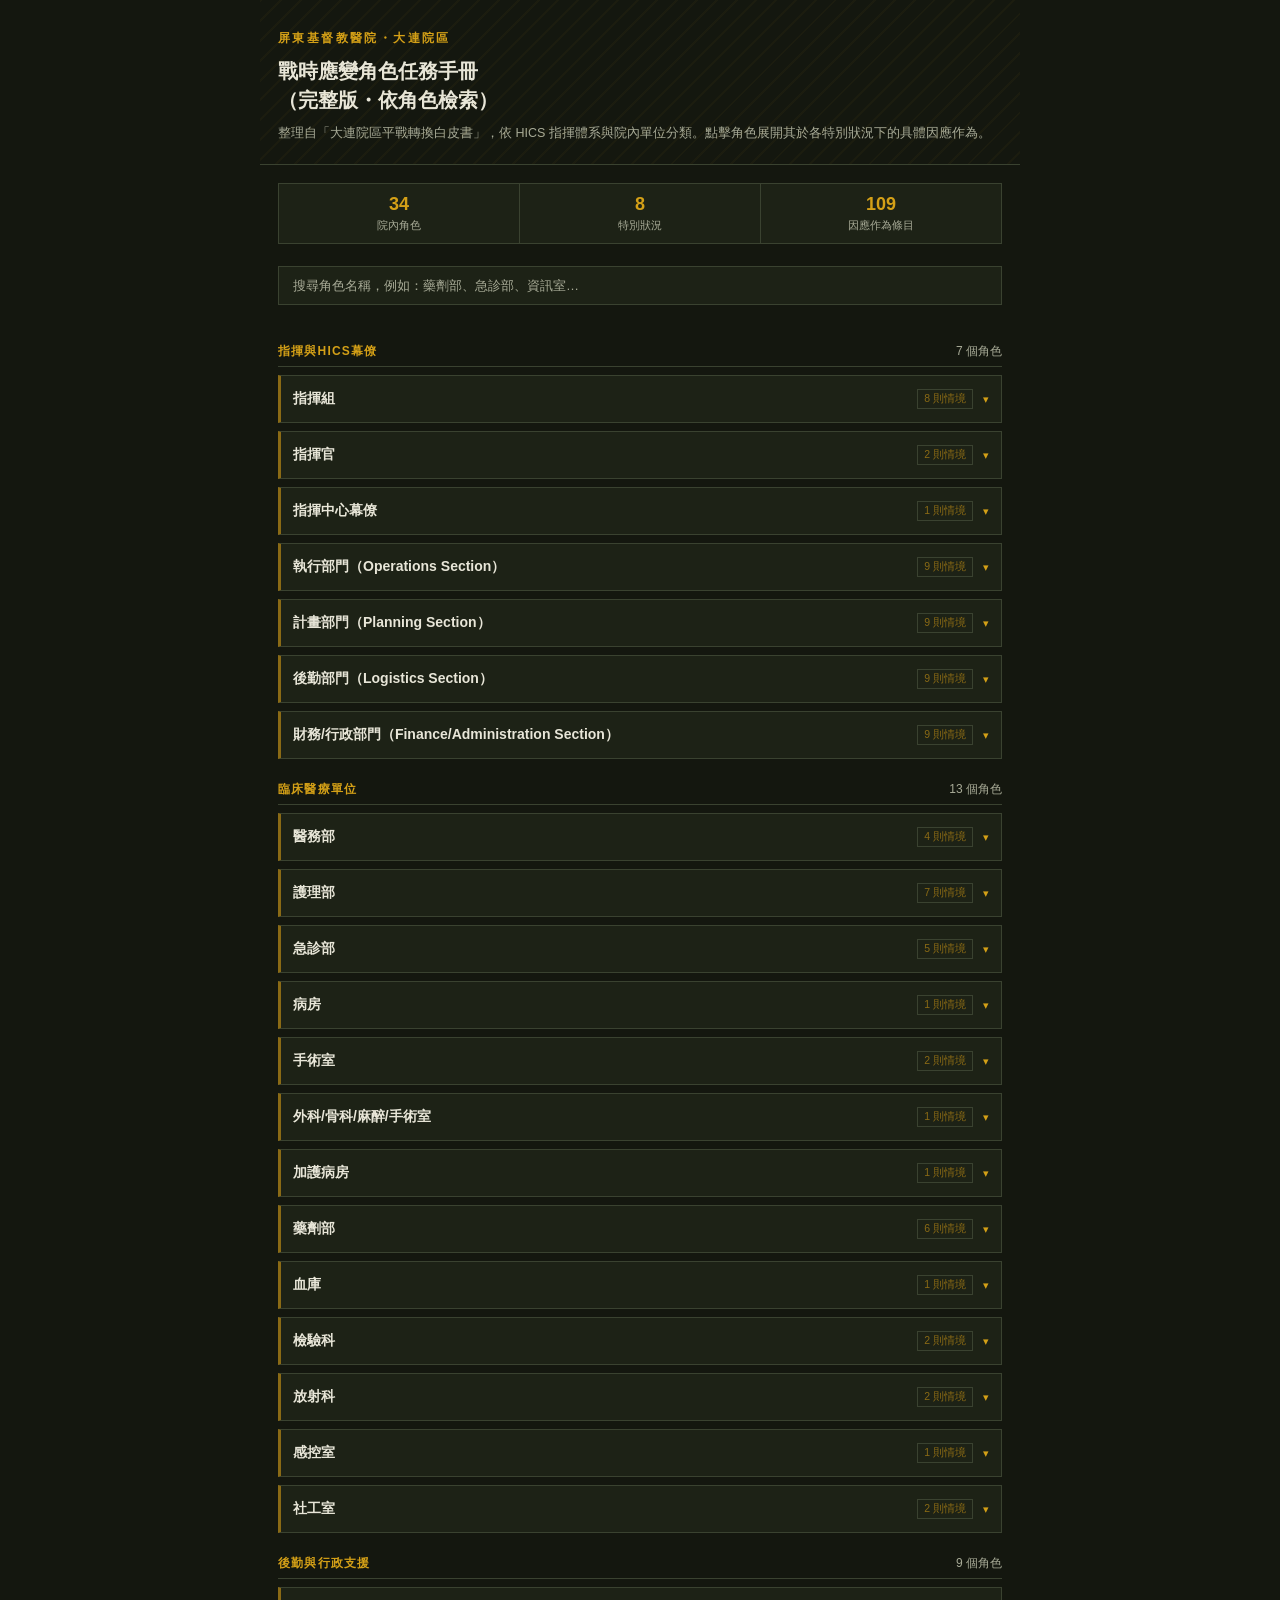
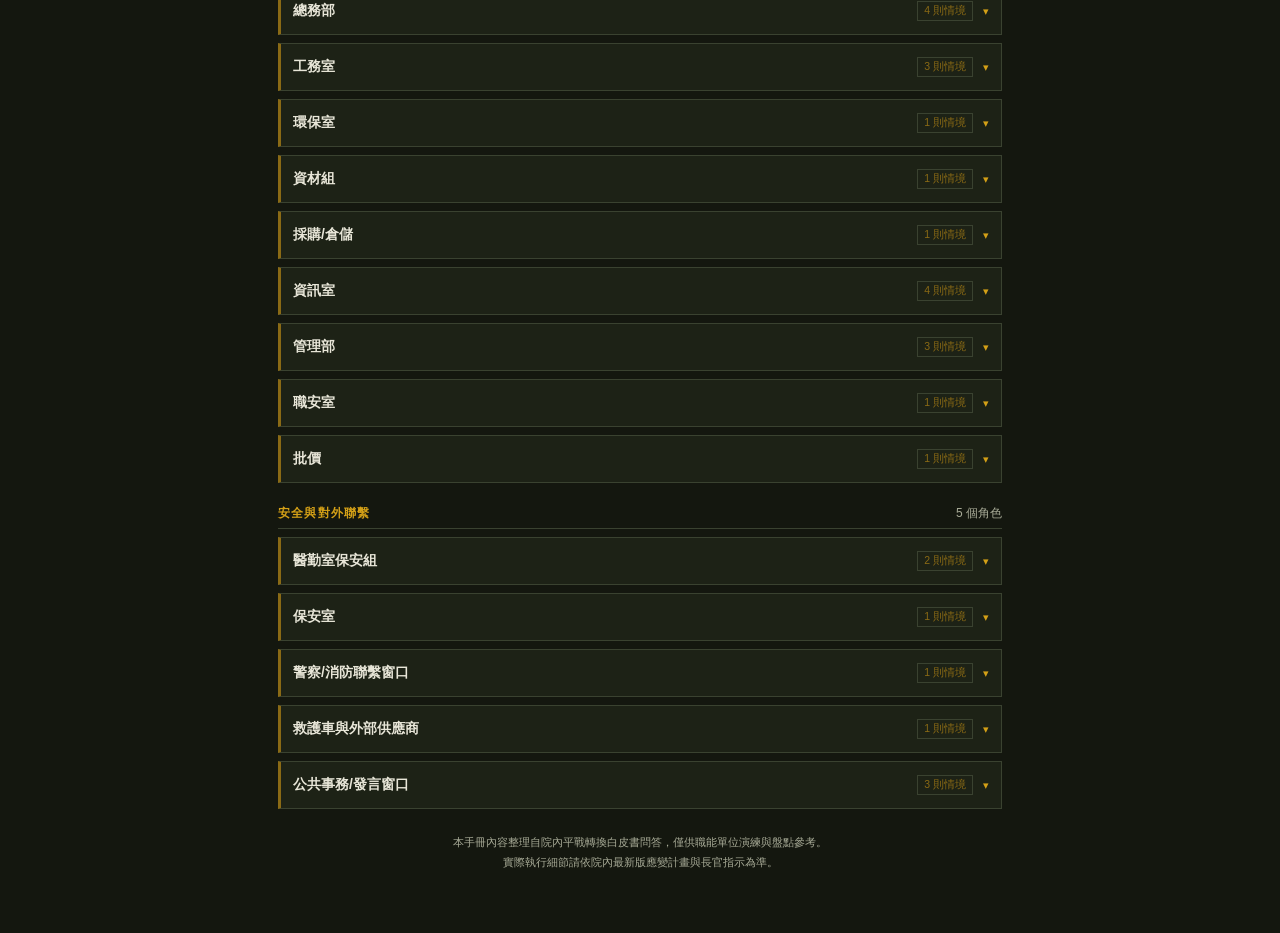
<file: wartime_response_role_and_task_manual.html>
<!DOCTYPE html>
<html lang="zh-Hant">
<head>
<meta charset="UTF-8">
<meta name="viewport" content="width=device-width, initial-scale=1.0">
<title>屏基大連院區・戰時應變角色任務手冊（完整版）</title>
<style>
  :root{
    --bg: #14170f;
    --panel: #1d2216;
    --panel-2: #242b1c;
    --line: #3a4230;
    --text: #e8e6d8;
    --text-dim: #a8ab97;
    --amber: #d4a017;
    --amber-dim: #8a6a15;
    --red: #a1382c;
  }
  *{box-sizing:border-box;}
  body{
    margin:0;
    background:var(--bg);
    color:var(--text);
    font-family: "Noto Sans TC","PingFang TC","Microsoft JhengHei",sans-serif;
    -webkit-font-smoothing:antialiased;
  }
  .wrap{max-width:760px;margin:0 auto;padding:0 0 60px;}

  header{
    padding:30px 18px 20px;
    border-bottom:1px solid var(--line);
    position:relative;
    overflow:hidden;
  }
  header::before{
    content:"";
    position:absolute; inset:0;
    background: repeating-linear-gradient(135deg, rgba(212,160,23,0.04) 0 2px, transparent 2px 14px);
    pointer-events:none;
  }
  .eyebrow{
    font-size:12px; letter-spacing:.2em; color:var(--amber);
    text-transform:uppercase; font-weight:700; margin-bottom:10px;
  }
  h1{ font-size:20px; line-height:1.45; margin:0 0 8px; font-weight:900; }
  header p{ margin:0; font-size:12.5px; color:var(--text-dim); line-height:1.7; }

  .stats{ display:flex; gap:1px; background:var(--line); margin:18px 18px 22px; border:1px solid var(--line); }
  .stat{ flex:1; background:var(--panel); padding:10px 6px; text-align:center; }
  .stat b{display:block;font-size:18px;color:var(--amber);font-weight:900;}
  .stat span{font-size:10.5px;color:var(--text-dim);}

  .search-bar{ padding:0 18px 16px; }
  .search-bar input{
    width:100%; padding:11px 14px; background:var(--panel); border:1px solid var(--line);
    color:var(--text); font-size:13px; font-family:inherit;
  }
  .search-bar input::placeholder{color:var(--text-dim);}
  .search-bar input:focus{outline:none;border-color:var(--amber-dim);}

  .cat{ padding:0 18px; }
  .cat-head{
    font-size:12px; font-weight:900; color:var(--amber);
    letter-spacing:.1em; margin:22px 0 8px; padding-bottom:6px;
    border-bottom:1px solid var(--line); display:flex; justify-content:space-between;
  }
  .cat-head .count{color:var(--text-dim); font-weight:400; letter-spacing:0;}

  .roles{display:flex;flex-direction:column;gap:8px;}

  .role{ background:var(--panel); border:1px solid var(--line); border-left:3px solid var(--amber-dim); }
  .role.open{border-left-color:var(--amber);}

  .role-head{
    width:100%; display:flex; align-items:center; gap:10px;
    padding:13px 12px; background:none; border:none; color:var(--text);
    text-align:left; cursor:pointer; font-family:inherit;
  }
  .role-name{font-size:14px;font-weight:700;flex:1;}
  .role-count{
    font-size:10.5px; color:var(--amber-dim); border:1px solid var(--line);
    padding:2px 6px; flex-shrink:0;
  }
  .role.open .role-count{color:var(--amber);border-color:var(--amber-dim);}
  .chev{ font-size:11px; color:var(--amber); transition:transform .25s; flex-shrink:0; }
  .role.open .chev{transform:rotate(180deg);}

  .role-body{ max-height:0; overflow:hidden; transition:max-height .3s ease; }
  .role-body-inner{ padding:2px 12px 14px; border-top:1px solid var(--line); }

  .scenario{ margin-top:12px; padding-top:2px; }
  .scenario-tag{
    display:inline-flex; align-items:center; gap:6px;
    font-size:11px; font-weight:900; color:var(--bg); background:var(--amber-dim);
    padding:3px 8px; letter-spacing:.03em; margin-bottom:6px;
  }
  .scenario-title{ font-size:12.5px; font-weight:700; color:var(--text); margin-bottom:2px; }
  .scenario-desc{ font-size:11.5px; color:var(--text-dim); line-height:1.6; margin-bottom:8px; }

  .answer{ font-size:12.5px; line-height:1.75; color:var(--text); }
  .answer p{ margin:0 0 8px; }
  .answer strong{ color:var(--amber); font-weight:700; }
  .answer ol, .answer ul{ margin:0 0 8px; padding-left:20px; }
  .answer li{ margin-bottom:4px; }
  .answer hr{ border:none; border-top:1px dashed var(--line); margin:10px 0; }

  .no-match{ padding:30px 18px; text-align:center; color:var(--text-dim); font-size:13px; display:none; }

  footer{ padding:24px 18px 0; font-size:11px; color:var(--text-dim); text-align:center; line-height:1.8; }
</style>
</head>
<body>
<div class="wrap">

  <header>
    <div class="eyebrow">屏東基督教醫院・大連院區</div>
    <h1>戰時應變角色任務手冊<br>（完整版・依角色檢索）</h1>
    <p>整理自「大連院區平戰轉換白皮書」，依 HICS 指揮體系與院內單位分類。點擊角色展開其於各特別狀況下的具體因應作為。</p>
  </header>

  <div class="stats" id="stats"></div>

  <div class="search-bar">
    <input type="text" id="searchInput" placeholder="搜尋角色名稱，例如：藥劑部、急診部、資訊室…">
  </div>

  <div id="content"></div>
  <div class="no-match" id="noMatch">找不到符合的角色，請換個關鍵字試試。</div>

  <footer>
    本手冊內容整理自院內平戰轉換白皮書問答，僅供職能單位演練與盤點參考。<br>
    實際執行細節請依院內最新版應變計畫與長官指示為準。
  </footer>
</div>

<script>
const CATEGORIES = [{"id": "command", "name": "指揮與HICS幕僚", "roles": [{"role": "指揮組", "entries": [{"scenario": "1-1", "title": "戰時整備量能回報", "desc": "衛生主管機關通知進入戰時醫療整備，要求限時回報床位、人力、急診、手術、加護、救護車、醫療氣體、血液及藥材量能。", "html": "<p>針對特別狀況1-1「臨災應變中心開設與運作」，接獲主管機關要求進入戰時醫療整備並限時回報各項量能，本院<strong>指揮組（Command\nStaff / 總召集與決策組）</strong>作為\nHICS（醫院事故指揮系統）的最高決策中樞，其具體因應作為如下：</p>\n<p><strong>一、 啟動 HICS 並接掌最高指揮權（事故指揮官 / 院長）</strong></p>\n<ol>\n<li>\n<p><strong>宣告開設臨災應變中心</strong>：指揮官接獲主管機關狀況下達後，必須立即下令啟動\n    HICS\n    架構，成立臨災應變中心，並召集各部門（執行、計畫、後勤、行政/財務）幹部報到就位。</p>\n</li>\n<li>\n<p><strong>最高戰略決策下達</strong>：核定戰時醫療整備的整體方向、範圍與安全原則。設定如「優先維持急重症與戰傷收治、執行全院醫療降載」等最高戰略目標，並統籌跨部門之資源盤點與運作。</p>\n</li>\n</ol>\n<p><strong>二、 外部對接與協調呈報（聯絡官 / 行政副院長）</strong></p>\n<ol>\n<li>\n<p><strong>擔任唯一官方聯繫窗口</strong>：聯絡官必須擔任醫院與衛生局、警消、軍方、合作聯防醫院及各類設備物資供應商等外部機關的主要協調窗口。</p>\n</li>\n<li>\n<p><strong>督導限時回報作業</strong>：協同「統籌呈報組（危管會）」，確保計畫部與各組盤點出的「床位、人力、急診、手術、救護車、物資藥材」等精確數據，能順暢對接主管機關，並於規定的時限內完成初報與續報。</p>\n</li>\n</ol>\n<p><strong>三、 危機溝通與訊息發布（發言官 / 醫療副院長）</strong></p>\n<ol>\n<li>\n<p><strong>統一對內外發言</strong>：負責統一對內外的訊息發布，避免戰前因假訊息或資訊不對稱而引發社會大眾與院內員工的恐慌。</p>\n</li>\n<li>\n<p><strong>媒體與家屬溝通管理</strong>：制定媒體區的管制規範及家屬詢答原則。針對醫療功能降載、停止常規醫療排程或轉院安置等重大變革，迅速擬定新聞稿或說明資料並對外公布。</p>\n</li>\n</ol>\n<p><strong>四、 全院安全監測與風險防護（安全官 / 職安室主任）</strong></p>\n<ol>\n<li>\n<p><strong>風險評估與監控</strong>：負責確認員工、病人及訪客的安全，持續評估戰時整備期間人員、設施與環境可能遭受的危害，並向指揮官提出安全維護建議。</p>\n</li>\n<li>\n<p><strong>確保管制與演習安全</strong>：完成演習與整備期間的安全檢核、管制區劃定及中止條件設定；若發現有危及參演或應變人員安全之不當行動，隨時建議停止。</p>\n</li>\n</ol>\n<p><strong>五、 提供專業決策支援（醫療/技術專家）</strong></p>\n<ol>\n<li><strong>專業諮詢對接</strong>：聯繫院內外專家（如感染管制、放射、血庫、藥品及備援空間等領域專家），為指揮官提供戰備資源調度、醫療核心維持與設施轉置上的專業建議，確保醫療應變決策準確無誤。</li>\n</ol>"}, {"scenario": "1-2", "title": "假訊息與恐慌湧入急診", "desc": "民眾因假訊息、慢性病藥品搶購、交通事故及心理恐慌大量湧入急診；家屬要求提早領藥、住院或查詢撤離資訊。", "html": "<p>針對特別狀況1-2所描述之「民眾因假訊息、慢性病藥品搶購、交通事故及心理恐慌大量湧入急診；家屬要求提早領藥、住院或查詢撤離資訊」等複合性危機，急診前線正面臨嚴重的癱瘓與安全威脅。HICS\n<strong>指揮組（Command Staff /\n總召集與決策組）</strong>作為最高決策中樞，必須迅速穩定局面、反制假訊息並確保醫療核心功能不中斷，其具體因應作為如下：</p>\n<p><strong>一、 事故指揮官（院長）：下達最高戰略決策與授權應變</strong></p>\n<ol>\n<li>\n<p><strong>最高決策下達</strong>：指揮官須立即核定戰略方向，下達「死守急診與急重症核心功能」之指令，並授權執行醫療降載與分流機制。</p>\n</li>\n<li>\n<p><strong>授權開設戶外分流站</strong>：針對恐慌搶藥的慢性病患，授權啟動分流機制，例如指示設置<strong>「戶外慢性病處方籤領藥區」</strong>或「戶外防疫門診」，將輕症與單純領藥的民眾阻絕於急診室外，以減輕急診壅塞。</p>\n</li>\n<li>\n<p><strong>授權實施院區封鎖</strong>：面對恐慌群眾湧入，授權啟動最高級別門禁管制或「內部封鎖（Lockdown）」，以保障前線醫護人員的安全。</p>\n</li>\n</ol>\n<p><strong>二、 發言官 / 醫療副院長：反制假訊息與統一危機溝通</strong></p>\n<ol>\n<li>\n<p><strong>闢謠與統一發布訊息</strong>：針對假訊息與心理恐慌，發言官須迅速擬定新聞稿或說明資料，統一對內外發言，說明醫院目前的真實收治量能、慢性病藥品庫存狀況及提早領藥之規範，避免謠言引發更大的社會恐慌。</p>\n</li>\n<li>\n<p><strong>建立媒體與家屬分流區</strong>：嚴格管制媒體與家屬進入急診搶救區。指示將家屬引導至專屬的「家屬休息區（如轉診中心）」或「家屬接待區」進行安撫與撤離資訊詢答；同時於指定地點（如簡報室或恩慈大樓一樓）開設媒體接待區並定時召開記者會，防堵不當消息傳播。</p>\n</li>\n</ol>\n<p><strong>三、 聯絡官 / 行政副院長：對接外部支援與公權力介入</strong></p>\n<ol>\n<li>\n<p><strong>請求警力與交管支援</strong>：面對急診大門的大量人車湧入與潛在的群眾滋擾，聯絡官須立即聯繫轄區警察機關（如派出所、保警中隊），請求優勢警力支援現場秩序維護與交通節點壅塞疏導，確保救護車動線暢通。</p>\n</li>\n<li>\n<p><strong>對接衛生局與聯防體系</strong>：針對大量傷患與藥品搶購潮，迅速與屏東縣衛生局或高屏區緊急醫療網（EOC）聯繫，確認慢性病藥物調撥政策、通報急診壅塞狀況，並協調周邊基層診所或聯防醫院協助接收非緊急病患。</p>\n</li>\n</ol>\n<p><strong>四、 安全官 / 職安室主任：確保院區安全與實體防護</strong></p>\n<ol>\n<li>\n<p><strong>下達「硬邊界防護（Hard\n    Perimeter）」指令</strong>：安全官須評估群眾恐慌衝擊醫院的安全風險，並建議/指示安全管制組（保安組）立即封閉非必要出入口，拉下鐵捲門或架設阻絕物，實施嚴格的身分核對與門禁管制，僅保留單一檢傷武裝通道。</p>\n</li>\n<li>\n<p><strong>監控暴力與維安風險</strong>：監控急診現場是否發生因家屬要求遭拒而衍生的醫療暴力事件。若發生暴力滋擾，立即指導啟動防暴應變（如\n    Code Black/Silver），確保醫護團隊的人身安全不受恐慌群眾侵害。</p>\n</li>\n</ol>\n<p><strong>五、 醫療/技術專家：提供醫療降載與處置專業建議</strong></p>\n<ol>\n<li><strong>專業諮詢支援</strong>：針對家屬要求提早領藥或緊急住院之需求，提供戰備時期「危機護理標準（Crisis\n    Standards of\n    Care）」的專業指引，協助指揮官判定哪些常規醫療可立即停止，並指導前線實施「反向檢傷（Reverse\n    Triage）」，將資源保留給真正的戰傷與急重症病患。</li>\n</ol>"}, {"scenario": "1-3", "title": "謠言與系統延遲", "desc": "社群媒體流傳本院停診、缺藥、遭攻擊或拒收病人等不實訊息；掛號、批價、藥局、檢驗或影像系統出現延遲。", "html": "<p>針對特別狀況1-3「社群媒體流傳不實訊息及各項資訊系統出現延遲（疑似資安攻擊）」，HICS\n<strong>指揮組（Command Staff / 總召集與決策組）</strong>\n作為最高決策中樞，必須同時應對「輿論戰（假訊息反制）」與「資訊戰（系統降級應變）」，確保醫院營運與醫療核心功能不受影響。其具體因應作為如下：</p>\n<p><strong>一、 事故指揮官（院長）：下達最高決策與啟動備援機制</strong></p>\n<ol>\n<li>\n<p><strong>下達系統降級（Downtime）決策</strong>：接獲資訊系統異常（如掛號、批價、檢驗系統延遲）之回報後，指揮官須迅速評估狀況。若判定為系統超載或遭受惡意網路攻擊，應立即下達決策，<strong>啟動「全院當機處理機制」與「紙本降級（Downtime）作業」</strong>，指示各單位全面改採紙本與離線流程，以確保核心醫療服務持續運作。</p>\n</li>\n<li>\n<p><strong>統籌跨部門資安應處</strong>：指揮並授權資訊室與各部門，進行資安事件分級、隔離阻斷與資料保護作業，並核定核心系統（如\n    HIS、PACS）的復原優先順序。</p>\n</li>\n</ol>\n<p><strong>二、 發言官（醫療副院長）：反制假訊息與統一危機溝通</strong></p>\n<ol>\n<li>\n<p><strong>即時闢謠與發布澄清聲明</strong>：針對社群媒體流傳之「停診、缺藥、遭攻擊或拒收病人」等不實謠言，發言官須立即彙整院內真實的醫療量能與藥品庫存數據，撰擬澄清新聞稿。經指揮官核定後，<strong>作為唯一官方窗口統一對外發布，積極反制假訊息</strong>，以穩定民心並防堵不當消息蔓延。</p>\n</li>\n<li>\n<p><strong>輿情監測與就醫資訊引導</strong>：督導公關及資源發展中心，持續監測電視、網路社群及民眾回應之輿情。同時，針對系統延遲造成的影響，對外公告「就醫替代流程（如紙本掛號、門急診分流）」，降低民眾因等待或資訊不透明產生的恐慌。</p>\n</li>\n</ol>\n<p><strong>三、 聯絡官（行政副院長）：對接主管機關與外部支援</strong></p>\n<ol>\n<li>\n<p><strong>落實法定通報與外部協調</strong>：針對遭遇的資安異常與假訊息事件，聯絡官須將狀況迅速通報衛生局及相關主管機關（如資安通報），並擔任院外聯繫的單一窗口。</p>\n</li>\n<li>\n<p><strong>協調協力廠商與聯防資源</strong>：緊急聯繫外部資訊廠商或資安專家到院協助搶修與鑑識。若因資訊癱瘓導致部分檢查或處置受限，須與區域聯防醫院或\n    EOC（緊急醫療應變中心）協調必要的病患轉銜或支援事宜。</p>\n</li>\n</ol>\n<p><strong>四、 安全官（職安室主任）：防範實體與資安複合危害</strong></p>\n<ol>\n<li>\n<p><strong>監控實體安全與防範滋擾</strong>：評估假訊息與系統大當機是否引發候診區病患與家屬的焦躁不滿，甚至引發群眾滋擾或醫療暴力。必要時，<strong>建議指揮官與安全管制組（保安組）提升門禁級別</strong>，以保護前線員工與病患的人身安全。</p>\n</li>\n<li>\n<p><strong>督導資訊保護與適法性</strong>：在系統異常與大量啟用紙本作業的混亂期間，確保病患個資與機密資料未遭外洩，並協同法律訴求小組，準備因系統延遲可能衍生的醫療爭議或求償問題的應對。</p>\n</li>\n</ol>"}, {"scenario": "2-1", "title": "物流配送延遲", "desc": "燃油、醫療氣體、藥材、血液、飲水、膳食及耗材配送延遲；員工到勤受交通影響，病人轉送不確定性提高。", "html": "<p>針對特別狀況2-1「燃油、醫療氣體、藥材、血液、飲水、膳食及耗材配送延遲；員工到勤受交通影響，病人轉送不確定性提高」，此時醫院面臨物資匱乏與「孤島效應」的嚴峻考驗。在\nHICS（醫院事故指揮系統）架構下，<strong>指揮組（Command Staff /\n總召集與決策組）</strong>作為最高決策與內外協調中樞，必須迅速定奪資源分配、啟動外部求援並穩定軍心。</p>\n<p>指揮組內各關鍵角色的具體因應作為如下：</p>\n<p><strong>一、 事故指揮官（院長）：下達最高決策與資源分配指令</strong></p>\n<ol>\n<li>\n<p><strong>盤點缺口與確立優先序</strong>：召開緊急指揮會議，聽取計畫部與後勤部對於燃油、醫療氣體、藥品、血液及飲水膳食的「消耗速率與缺口」報告。隨即下達<strong>「資源優先使用順序與配給」</strong>的最高決策，例如指示將緊急發電機的寶貴電力死守於急診、ICU與開刀房等核心醫療紅區，並下令實施嚴格的水電與氧氣節流配給。</p>\n</li>\n<li>\n<p><strong>應對人力與轉送危機</strong>：針對員工到勤受交通影響而短缺，指示啟動留守員工的「軍事化強制輪班與就地庇護」機制，確保現有戰力不崩潰；針對病人轉送不確定性提高，需決策是否暫緩轉送改為「就地安置」，或授權執行部啟動反向檢傷及備援醫療空間以騰出院內收治量能。</p>\n</li>\n</ol>\n<p><strong>二、 聯絡官（行政副院長）：啟動外部求援與跨機關協調</strong></p>\n<ol>\n<li>\n<p><strong>請求物資與血品運補</strong>：擔任單一對外聯繫窗口，針對物資與血液配送延遲，立即聯繫地方政府衛生局、EOC（緊急醫療應變中心）及縣市聯合應變中心。協調調度徵用車輛，或請求軍方、消防局及供應商（如捐血中心、氣體廠商）進行緊急運補與支援。</p>\n</li>\n<li>\n<p><strong>協調病人轉銜與交通</strong>：面對病人轉送困難與不確定性，聯絡官須與\n    EOC、區域聯防合作醫院密切協調，請求提供具備隨車照護能量的特殊轉送載具或救護車支援，確保重症病患後送路線的安全與可行性。</p>\n</li>\n</ol>\n<p><strong>三、 發言官（醫療副院長）：統一對外發言與穩定民心</strong></p>\n<ol>\n<li>\n<p><strong>危機溝通與發布聲明</strong>：物資匱乏與轉送受阻極易引發病患、家屬及社會的恐慌與猜疑。發言官須立即彙整醫院真實的物資存量、處置現況及資源控管原則（如因缺血、缺氣暫停所有常規手術），撰擬並發布緊急事件新聞稿。</p>\n</li>\n<li>\n<p><strong>安撫家屬與防堵謠言</strong>：統一對外公告本院的應變配套措施（如膳食替代方案、病人轉送延遲的留置與安全說明），透過公開透明的資訊穩定家屬情緒，並防堵不實謠言與假訊息擴散。</p>\n</li>\n</ol>\n<p><strong>四、 安全官（職安室主任）：評估危害與防範衝突</strong></p>\n<ol>\n<li>\n<p><strong>實體安全與風險控管</strong>：評估因斷水、斷電、缺藥或停糧對院內留守員工與病人造成的潛在健康與安全危害，並隨時向指揮官提出矯正或安全防護建議。</p>\n</li>\n<li>\n<p><strong>防範資源搶奪與滋擾</strong>：嚴密監控院內秩序，防範因物資、藥品匱乏或家屬因轉送延宕焦慮而引發的非理性行為或醫療暴力。必要時建議指揮官協調安全管制組（保安組）提升門禁管制級別或實施內部封鎖（Lockdown），以保護前線員工與殘存的核心資源。</p>\n</li>\n</ol>\n<p><strong>五、 醫療/技術專家（行政支援中心主任）：提供極限替代方案建議</strong></p>\n<ol>\n<li>\n<p><strong>會同專家擬定對策</strong>：聯繫並會同院內外感染、重症、血庫與藥劑科專家，針對物資與血液極度匱乏的情境，向指揮官提供「危機護理標準」或極限替代方案的專業建議。</p>\n</li>\n<li>\n<p><strong>啟動緊急備援機制</strong>：例如在血品運補完全中斷時，建議並指導啟動「走動式血庫（Walking\n    Blood\n    Bank，院內活體捐血）」；在中央氧氣耗竭且鋼瓶不敷使用時，指導啟動人工甦醒球（Ambu\n    bag）捏球大隊等極限維生替代作業。</p>\n</li>\n</ol>"}, {"scenario": "2-2", "title": "可疑跡象與避難人潮", "desc": "周邊出現可疑無人機、不明人車或疑似偵蒐行為；社區避難人潮增加，部分人員欲進入院區尋求庇護或物資。", "html": "<p>針對特別狀況「周邊出現可疑無人機、不明人車或疑似偵蒐行為；社區避難人潮增加，部分人員欲進入院區尋求庇護或物資」，這代表醫院正面臨極高的實體安全威脅（如敵方滲透破壞）、資源搶奪風險以及群眾恐慌失控的危機。</p>\n<p>在 HICS（醫院事故指揮系統）架構下，<strong>指揮組（Command\nStaff）</strong>作為全院的最高決策與內外協調中樞，必須迅速下達防護指令、尋求外部武裝支援並進行危機溝通。指揮組各關鍵角色的具體因應作為如下：</p>\n<p><strong>一、 事故指揮官（院長）：下達最高防護決策與戰略目標</strong></p>\n<ol>\n<li>\n<p><strong>提升安全警戒級別</strong>：面對可疑偵蒐與避難人潮湧入，指揮官須立即下令全院進入最高安全警戒狀態，授權執行部（保安組）啟動「內部封鎖（Lockdown）」與「建立硬邊界（Hard\n    Perimeter）」機制，以保護院內醫護人員、急重症病患及殘存的醫療資源。</p>\n</li>\n<li>\n<p><strong>決策資源分配與庇護原則</strong>：依據計畫部回報的醫院容載量與物資現況，指揮官須做出是否收容一般避難民眾的艱難決策。若醫院資源僅能維持核心醫療，必須下令拒絕非醫療需求的庇護，將有限空間與物資絕對集中於急重症與戰傷搶救。</p>\n</li>\n</ol>\n<p><strong>二、 安全官（職安室主任）：監控現場危害與指導防禦部署</strong></p>\n<ol>\n<li>\n<p><strong>評估實體威脅與防護</strong>：安全官須持續評估無人機、不明人車及推擠人潮對醫院建築與人員的潛在危害（如爆裂物、破壞維生管線等），並向指揮官提出防禦建議。</p>\n</li>\n<li>\n<p><strong>督導實施防暴與反滲透</strong>：指導醫勤室保安組強勢落實門禁管制，將出入口縮減至單一通道（如設立聯合檢查站進行身分與武器核對）；並針對地下室發電機房、資訊機房、液氧槽等關鍵基礎設施（CI），增設\n    24 小時武裝/防暴巡邏哨，防範敵方第五縱隊（在地協力者）的滲透破壞。</p>\n</li>\n</ol>\n<p><strong>三、 聯絡官（行政副院長）：請求外部武裝支援與人潮疏導</strong></p>\n<ol>\n<li>\n<p><strong>請求警政與軍方支援</strong>：擔任單一對外聯繫窗口，立即與屏東縣警察局、保二總隊、消防局及在地民防中隊聯繫，請求派遣優勢警力到院協防，反制無人機偵蒐，並協助維持院區周邊的交通與治安。</p>\n</li>\n<li>\n<p><strong>協調人潮轉移</strong>：針對湧入醫院尋求庇護與物資的社區民眾，聯絡官須與地方政府應變中心（EOC）或村里長協調，請求增派接駁車或引導人員，將避難人潮轉移至政府指定的正規災民收容所或社區避難空間。</p>\n</li>\n</ol>\n<p><strong>四、 發言官（醫療副院長）：執行危機溝通與群眾安撫</strong></p>\n<ol>\n<li>\n<p><strong>發布聲明與防堵謠言</strong>：面對假訊息或群眾恐慌，發言官須迅速彙整正確資訊，統一對外發布新聞稿或聲明，遏止「醫院有無限物資」等不實謠言擴散，避免更多人潮湧入。</p>\n</li>\n<li>\n<p><strong>前線溝通與安撫</strong>：指派專人（如社工人員或公關人員）前往院區外圍，透過擴音設備向聚集的群眾明確說明醫院目前的極限降載狀況與醫療優先原則，並引導民眾前往正確的避難所，以降低群眾因被拒絕而產生的憤怒與暴力衝突風險。</p>\n</li>\n</ol>\n<p><strong>五、 醫療/技術專家（行政支援中心主任）：提供特殊危害諮詢</strong></p>\n<ol>\n<li><strong>評估特種威脅</strong>：針對不明無人機的偵蒐或可疑車輛，醫療/技術專家可協助聯繫外部國安、軍事或毒化災專家，評估是否可能攜帶爆裂物或生化輻核（CBRNE）武器，並及早建議指揮官採取相應的預防與除汙準備。</li>\n</ol>"}, {"scenario": "2-3", "title": "空襲威脅與B1啟用", "desc": "主管機關通知可能發生空襲或遠距火力威脅；本院須啟用B1備援醫療空間及五處功能區。", "html": "<p>針對特別狀況2-3「主管機關通知可能發生空襲或遠距火力威脅；本院須啟用B1備援醫療空間及五處功能區」，這代表醫院正面臨極端戰爭威脅，高樓層與玻璃帷幕建築極易受飛彈震波波及而成為致命弱點。</p>\n<p>在 HICS（醫院事故指揮系統）架構下，<strong>指揮組（Command\nStaff）</strong>作為全院的決策與指揮中樞，必須立即啟動「空間降階防護」、「指揮中樞地下化」及「備援醫療空間開設」等平戰轉換戰略。指揮組各關鍵角色的具體因應作為如下：</p>\n<p><strong>一、 事故指揮官（院長）：下達防空指令與指揮權地下化</strong></p>\n<ol>\n<li>\n<p><strong>下達防空與空間轉換指令</strong>：接獲空襲或遠距火力威脅通知後，指揮官須立即發布國家級防空警報（Code\n    Black）或動員令，並下令執行部門全面啟用逃生圖內地下一樓（B1）備援醫療空間。</p>\n</li>\n<li>\n<p><strong>指揮中樞極速地下化轉移</strong>：為確保「指揮權絕對不中斷」，指揮官必須在發布警報的\n    10 至 30\n    分鐘內，帶領核心幕僚抓起預先整備的「指揮官避難包（Go-Bag，內含衛星電話、無線電、院區實體藍圖等）」，循無窗戶的內側安全梯，迅速從高樓層轉移至大連院區地下結構最強固的防空避難核心區（如恩慈大樓\n    B1 會議室）設立指揮中心。</p>\n</li>\n<li>\n<p><strong>啟動異地雙盲備援</strong>：同步與瑞光院區（或簽署協定之外部機構）啟動「雙盲備援連線」。約定若大連主院區指揮所遭直接摧毀或失聯達\n    15 分鐘，備援應變中心須立即無縫接管全院外聯與資源調度權。</p>\n</li>\n<li>\n<p><strong>決策啟用五處 B1\n    功能區</strong>：指示各部門確實依計畫於指定位置開設五大功能區：檢傷行政區（約翰、馬可\n    B1）、臨時 ICU（約翰、馬可 B1）、臨時開刀房（韓偉 B1）、恢復室（韓偉\n    B1）及輕症病房（路加 B1），並確保醫療核心功能持續運作。</p>\n</li>\n</ol>\n<p><strong>二、 安全官（職安室主任）：監控疏散安全與就地掩蔽</strong></p>\n<ol>\n<li>\n<p><strong>確認避難安全與管制</strong>：安全官須確認 B1\n    備援醫療空間的安全條件是否充足，並監督疏散動線、集結區以及樓梯間、電梯口等關鍵通道的管制點是否落實。</p>\n</li>\n<li>\n<p><strong>指導高樓層「就地掩蔽（Defend in\n    Place）」</strong>：針對高樓層加護病房（ICU）或洗腎中心等因維生儀器無法立即下樓的重症病患，指導醫護人員迅速將病床推離靠窗區域，移至建築物的「核心內筒」（如電梯梯廳、無窗戶內部走廊）進行防爆掩蔽，並拉下防爆窗簾。</p>\n</li>\n<li>\n<p><strong>監控無動力垂直疏散</strong>：若高樓層受損，須監控醫護人員利用蓄電池設備及軟擔架，將重症病患經由安全梯以人力垂直疏散至\n    B1 空間的安全狀況。</p>\n</li>\n</ol>\n<p><strong>三、 聯絡官（行政副院長）：外部通聯與備援協調</strong></p>\n<ol>\n<li>\n<p><strong>主管機關與外部通報</strong>：於地下指揮中心透過備援通訊設備（如衛星電話），向地方政府災害應變中心（EOC）及衛生局回報本院已啟動防空疏散，並更新本院\n    B1 五處備援醫療空間的開設進度與殘存醫療量能。</p>\n</li>\n<li>\n<p><strong>外部資源請求與轉送協調</strong>：針對遭受空襲可能導致的傷患湧入或院內無法負荷的重症病患，聯絡官須與消防局、區域聯防醫院或軍方協調救護車輛動線與後送/撤離資源。</p>\n</li>\n</ol>\n<p><strong>四、 發言官（醫療副院長）：危機溝通與安定民心</strong></p>\n<ol>\n<li>\n<p><strong>發布避難與降載訊息</strong>：統一對外發布聲明，說明醫院因應防空威脅已進入戰備狀態，並公告取消所有非緊急門診與常規排程的醫療降載政策。</p>\n</li>\n<li>\n<p><strong>安撫病患與家屬恐慌</strong>：針對疏散至 B1 避難區或輕症病房（路加大樓 B1\n    停車場）的病患與家屬，提供明確的指引與資訊，安定群眾情緒，避免因防空避難產生的推擠或失序影響醫療動線。</p>\n</li>\n</ol>\n<p><strong>五、 醫療/技術專家（行政支援中心主任）：提供備援運作建議</strong></p>\n<ol>\n<li><strong>地下設施極限運作評估</strong>：協助指揮官與設施運作組評估 B1\n    各臨時醫療功能區（如腹膜透析室轉換的臨時開刀房）的極限運作條件。針對地下室通風、臨時拉設的電力、照明與醫療氣體供應等技術問題提供專業諮詢，確保「微型戰地醫院」能發揮應有功能。</li>\n</ol>"}, {"scenario": "2-4", "title": "大量傷病患送入", "desc": "鄰近地區發生作戰相關傷亡，急救站及救護車將大量傷病患送至本院；急診、手術、加護、輸血與影像需求暴增。", "html": "<p>針對特別狀況\n2-4「鄰近地區發生作戰相關傷亡，急救站及救護車將大量傷病患送至本院；急診、手術、加護、輸血與影像需求暴增」，此時醫院面臨極端的大量傷患與戰災考驗。在\nHICS（醫院事故指揮系統）架構下，<strong>指揮組（Command\nStaff）</strong>作為全院的最高決策與大腦中樞，由事故指揮官、發言人、聯絡官、安全官及醫療/技術專家組成，其具體因應作為如下：</p>\n<p><strong>一、 事故指揮官（由院長擔任）：統籌最高決策與戰略目標</strong></p>\n<ol>\n<li>\n<p><strong>啟動應變與設定戰略目標</strong>：接獲大量傷患通報後，指揮官須立即啟動\n    HICS 應變機制（如發布「急診\n    333」大量傷患代號或全院動員令）。並迅速下達最高戰略目標，例如「放棄所有常規醫療，全面準備接收戰傷病患」，指示執行部極速清空病床進行醫療降載，將有限資源全數集中於急診、手術與加護病房的搶救。</p>\n</li>\n<li>\n<p><strong>聽取匯報與資源分配</strong>：聽取四大部門（執行、計畫、後勤、財務/行政）組長報告，精確掌握當下的空床數、可用開刀房數、醫護人力及血液庫存等最新狀況，並針對擬定之事故行動計畫（IAP）進行決策與任務指派。</p>\n</li>\n<li>\n<p><strong>指揮中樞防護與接管機制</strong>：視戰火威脅情況，指揮官須帶領核心幕僚轉移至地下安全區（如\n    B2\n    防空避難核心區）開設戰時指揮所，並確保「自動順位繼承機制」生效；若指揮系統遭戰火波及中斷，當值最高層級臨床主管將依法自動接管指揮權，確保決策鏈不中斷。</p>\n</li>\n</ol>\n<p><strong>二、 聯絡官（由行政副院長擔任）：外部資源協調與求援</strong></p>\n<ol>\n<li>\n<p><strong>擔任對外單一窗口</strong>：作為指揮中心與外部機關（如衛福部、國防部、衛生局、消防局、高屏區\n    EOC、軍方戰情中心）的唯一官方聯繫管道。</p>\n</li>\n<li>\n<p><strong>關鍵物資與血液求援</strong>：面對手術、輸血與影像需求暴增的極限壓力，聯絡官須將院內資源缺乏情形與傷亡報告向外部反映，緊急請求外部的血液運補、救護車調度、外部醫護人力支援，或協調與南部軍醫院、區域聯防醫院的物資橫向調度。</p>\n</li>\n</ol>\n<p><strong>三、 發言人 / 公關官（由醫療副院長擔任）：危機溝通與媒體管制</strong></p>\n<ol>\n<li>\n<p><strong>統一對外發言</strong>：適時蒐集戰情資訊，統一對社會大眾與媒體發布醫院傷患收治情形、醫療服務降載與門禁管制聲明，安定民心並防堵戰時假訊息與恐慌蔓延。</p>\n</li>\n<li>\n<p><strong>媒體區域管制</strong>：成立獨立的媒體採訪區與新聞簡報中心，向大眾媒體說明開放與限制採訪的區域，並請安全官與執行組長協助嚴格管制，避免媒體或未授權人員干擾急診與手術的搶救動線。</p>\n</li>\n</ol>\n<p><strong>四、 安全官（由職安室主任擔任）：院區安全與風險控管</strong></p>\n<ol>\n<li>\n<p><strong>督導硬邊界與門禁防護</strong>：面臨大量戰傷病患湧入及可能伴隨的恐慌群眾，安全官須評估院區安全需求，督導安全管制組（保安室）落實「硬邊界防護（Hard\n    Perimeter）」與極限門禁管制，死守急診室與醫療紅區的絕對安全，防範暴民搶奪醫療物資。</p>\n</li>\n<li>\n<p><strong>評估危害與終止危險行動</strong>：持續監控並評估事件對全體員工、醫院設施的延伸風險。若發現戰傷搶救現場有未爆彈、生化武器污染風險或暴動等極端威脅，有權給予指揮官安全建議，甚至直接終止不安全的醫療行動。</p>\n</li>\n</ol>\n<p><strong>五、 醫療/技術專家（由院長室主任或指定專家擔任）：提供戰傷專業建議</strong>\n協助聯繫內外部專家（如疾管署防疫醫師、感染科專家或國軍軍醫），針對大量戰傷處置（如損傷控制復甦）、特定武器傷害或衍生的感染風險，提供指揮官與執行部長專業的戰術醫療建議，以利緊急手術與搶救順利執行。</p>"}, {"scenario": "2-5", "title": "震動爆炸與設施受損", "desc": "院區周邊出現震動、爆炸聲或電力瞬斷，造成漏水、空調異常、電梯停用、通訊中斷或消防警報。", "html": "<p>針對特別狀況\n2-5「院區周邊出現震動、爆炸聲或電力瞬斷，造成漏水、空調異常、電梯停用、通訊中斷或消防警報」，這代表醫院可能遭受空襲震波波及或周邊發生重大爆炸，導致關鍵基礎設施（CI）受損。</p>\n<p>在 HICS（醫院事故指揮系統）架構下，<strong>指揮組（Command\nStaff）</strong>由事故指揮官、發言人、聯絡官、安全官及醫療/技術專家組成，作為大腦中樞，其具體因應作為如下：</p>\n<p><strong>一、 事故指揮官（由院長擔任）：統籌決策與指揮所轉置</strong></p>\n<ol>\n<li>\n<p><strong>緊急啟動與開設指揮中心</strong>：立即啟動 HICS\n    機制。若評估高樓層的指揮所（如院長室）面臨震波或空襲的極高風險，指揮官須迅速抓起「指揮官避難包（Go-Bag）」，帶領核心幕僚轉移至地下室（如恩慈\n    B1 或防空避難核心區）開設戰時備援指揮所。</p>\n</li>\n<li>\n<p><strong>聽取災情與下達戰略指令</strong>：迅速聽取執行部門（特別是設施運作主管/工務室）關於漏水、停電、電梯受困及消防警報的災情回報。視損害程度下達「局部疏散」、「就地掩蔽」或「優先死守紅區（急診、ICU、開刀房）備用電力」等最高戰略決策。</p>\n</li>\n</ol>\n<p><strong>二、 安全官（由職安室主任擔任）：環境危害監控與中止權</strong></p>\n<ol>\n<li>\n<p><strong>災損與風險評估</strong>：針對震動與爆炸造成的漏水、空調異常及消防警報，安全官須持續監控並評估延伸風險（例如漏水是否會引發感電、火警是否擴大、電梯受困的救援風險）。</p>\n</li>\n<li>\n<p><strong>終止危險行動</strong>：確認員工、病患與訪客的安全，若研判現場環境極度危險（如結構有倒塌之虞或火勢失控），安全官有權直接向指揮官提出安全建議，甚至立刻中止任何可能危害應變人員的搶修或醫療行動。</p>\n</li>\n</ol>\n<p><strong>三、 聯絡官（由行政副院長擔任）：啟動備援通訊與外部求援</strong></p>\n<ol>\n<li>\n<p><strong>建立異質性備援通訊</strong>：面對電力瞬斷與通訊中斷，聯絡官須確保指揮中樞的通訊韌性。立即指示啟用備援通訊設備（如無線電對講機、低軌衛星電話），並啟動「傳令兵（Runner）機制」，以人工徒步方式在各樓層與地下指揮所間傳遞災情與指令。</p>\n</li>\n<li>\n<p><strong>外部資源協調</strong>：擔任單一對外聯繫管道。針對超出院方搶修能力的設施損壞（如台電跳電、電梯停擺、火災警報），迅速通報\n    119 勤務中心、台電、自來水公司或電梯維護廠商請求緊急支援。</p>\n</li>\n</ol>\n<p><strong>四、 發言人 / 公關官（由醫務副院長擔任）：危機溝通與防堵恐慌</strong></p>\n<ol>\n<li>\n<p><strong>內部安撫與廣播</strong>：巨大的爆炸聲、警報大作與電力瞬斷極易引起院內病患與員工的集體恐慌。發言人須透過總機廣播或可用之通訊管道，向全院說明當前狀況與院方的搶修進度，安定內部人心。</p>\n</li>\n<li>\n<p><strong>外部對接與媒體說明</strong>：統一對外發布本院的受損情形、醫療服務降載狀況及應變措施。同時密切監控社群媒體與網路輿情，迅速澄清因通訊中斷或震波引發的錯假訊息，防堵社會恐慌。</p>\n</li>\n</ol>\n<p><strong>五、 醫療/技術專家（由院長室主任或指定專家擔任）：提供專業評估</strong>\n協助聯繫內外部的結構技師、機電專家或災防專家，針對管線漏水、空調異常及設備搶修，提供指揮官與設施運作主管（工務室）專業的技術建議，以利最快速度恢復核心設施運作。</p>\n<p>工務室如何搶修受損電力與水管？</p>\n<p>資訊室如何處理通訊中斷與資安攻擊？</p>\n<p>消防警報響起時，各棟大樓如何進行疏散？</p>"}]}, {"role": "指揮官", "entries": [{"scenario": "2-3", "title": "空襲威脅與B1啟用", "desc": "主管機關通知可能發生空襲或遠距火力威脅；本院須啟用B1備援醫療空間及五處功能區。", "html": "<p>針對特別狀況2-3「主管機關通知可能發生空襲或遠距火力威脅；本院須啟用B1備援醫療空間及五處功能區」，在\nHICS（醫院事故指揮系統）架構下，<strong>指揮官（由院長擔任）</strong>作為全院的最高決策與指揮中樞，必須迅速下達防空指令並確保指揮體系在戰火下持續運作。</p>\n<p>其具體因應作為如下：</p>\n<p><strong>一、 查核威脅情資並下達防空與空間轉換指令</strong></p>\n<ol>\n<li>\n<p><strong>確認與發布警報</strong>：接獲主管機關的空襲或遠距火力威脅通知後，指揮官須先查核撤離與威脅命令的真實性，隨即正式發布國家級防空警報（Code\n    Black）與全院動員令。</p>\n</li>\n<li>\n<p><strong>設定最高戰略目標</strong>：下達「空間降階防護」指令，明確定義戰時核心醫療功能，並發布最高戰略目標（例如：放棄所有常規醫療、全面準備接收戰傷病患、啟動極限醫療降載與反向檢傷）。</p>\n</li>\n</ol>\n<p><strong>二、 執行「指揮中樞極速地下化」</strong></p>\n<ol>\n<li>\n<p><strong>攜帶避難包（Go-Bag）轉移</strong>：為確保「指揮權絕對不中斷」，指揮官必須在發布警報的\n    10 至 30\n    分鐘內，帶領核心幕僚（安全官、聯絡官、發言官）抓起預先整備的「指揮官避難包」（內含衛星電話、加密無線電、全院實體藍圖及備份硬碟等），循無窗戶的內側安全梯迅速撤離高脆弱區。</p>\n</li>\n<li>\n<p><strong>開設戰時指揮所</strong>：將指揮中心轉移至大連院區地下結構最強固的防空避難核心區（如恩慈大樓\n    B1 會議室或 B2\n    空間），並在最短時間內啟動不斷電系統與通訊設備，重新建立指揮與控制（C2）能力。</p>\n</li>\n</ol>\n<p><strong>三、 督導 B1 備援空間與五大功能區之開設</strong></p>\n<ol>\n<li>\n<p><strong>下令執行空間轉置</strong>：指揮官須指示執行部與後勤部，將高樓層的醫療功能與物資緊急轉移至安全的地下替代空間。</p>\n</li>\n<li>\n<p><strong>確認功能區落實</strong>：確保地下室五大功能區依計畫確實開設，包含：檢傷行政區（約翰/馬可\n    B1）、臨時 ICU（約翰/馬可 B1）、臨時開刀房（韓偉 B1）、恢復室（韓偉\n    B1）及輕症病房（路加 B1 停車場），以維持微型戰地醫院的運作量能。</p>\n</li>\n</ol>\n<p><strong>四、 啟動異地備援與防範「無頭狀態」</strong></p>\n<ol>\n<li>\n<p><strong>雙盲備援連線</strong>：指揮官須同步與瑞光院區（或預先簽定協定之外部備援機構）啟動「雙盲備援連線」。約定若大連主院區指揮所不幸遭直接摧毀或失聯達\n    15\n    分鐘，備援應變中心須立即無縫接管全院的資源調度與外聯指揮權，避免群龍無首。</p>\n</li>\n<li>\n<p><strong>授權自動繼承</strong>：若指揮官自身因戰火阻斷無法視事，須確保院內「自動順位繼承機制」生效，由當值最高層級的臨床主管自動接管指揮權。</p>\n</li>\n</ol>\n<p><strong>五、 統籌外部資源協調與危機溝通</strong></p>\n<ol>\n<li>\n<p><strong>外部通聯與求援</strong>：透過聯絡官與地方政府災害應變中心（EOC）、衛生局及聯合應變指揮中心保持密切聯繫，回報本院撤離進度、備援空間量能，並協調提供所需的軍警防護、車輛及交通路線引導。</p>\n</li>\n<li>\n<p><strong>授權訊息發布</strong>：授權發言官（醫療副院長）統一對外發布醫院降載、防空避難及門禁管制的聲明，以安定院內病患與社會大眾的民心，防堵戰時假訊息與恐慌蔓延。</p>\n</li>\n</ol>"}, {"scenario": "2-3", "title": "空襲威脅與B1啟用", "desc": "主管機關通知可能發生空襲或遠距火力威脅；本院須啟用B1備援醫療空間及五處功能區。", "html": "<p>針對特別狀況2-3「主管機關通知可能發生空襲或遠距火力威脅；本院須啟用B1備援醫療空間及五處功能區」，在\nHICS（醫院事故指揮系統）架構下，<strong>指揮官（由院長擔任）</strong>作為全院的最高決策與指揮中樞，必須迅速下達防空指令並確保指揮體系在戰火下持續運作。</p>\n<p>其具體因應作為如下：</p>\n<p><strong>一、 發布防空警報與確立最高戰略目標</strong></p>\n<ol>\n<li>\n<p><strong>下達警報與動員</strong>：接獲主管機關的空襲或遠距火力威脅通知後，指揮官須立即發布國家級防空警報（Code\n    Black）或動員令。</p>\n</li>\n<li>\n<p><strong>設定戰略目標</strong>：於接管指揮權的10分鐘內，透過全院緊急廣播發布第一道動員令，確立當下的最高戰略目標（例如：「放棄所有常規醫療，全面準備接收戰傷病患」），杜絕群龍無首導致的黃金搶救期流失。</p>\n</li>\n</ol>\n<p><strong>二、 執行「指揮中樞瞬間地下化」</strong></p>\n<ol>\n<li>\n<p><strong>攜帶避難包（Go-Bag）極速轉移</strong>：為確保「指揮權絕對不中斷」，指揮官必須在發布警報的\n    10 分鐘內，帶領 HICS\n    核心幕僚（安全官、聯絡官、發言官），抓起預先整備定檢的「指揮官避難包」（內含衛星電話、加密無線電、全院實體藍圖及備份硬碟等），循無窗戶的內側安全梯，迅速轉移至地下防空避難核心區（如大連院區地下二樓\n    B2 或恩慈大樓 B1 會議室）開設戰時指揮所。</p>\n</li>\n<li>\n<p><strong>指揮所硬體瞬間啟動</strong>：抵達地下指揮所後，須於 3\n    分鐘內啟動獨立不斷電系統（UPS），架設白板與情資看板（Status\n    Board），確保通訊天線延伸至無遮蔽區，重新建立指揮與控制（C2）能力。</p>\n</li>\n</ol>\n<p><strong>三、 督導 B1 備援空間與五大功能區開設</strong>\n下令指示執行部與後勤部執行「空間降階防護」，將高樓層核心醫療轉移至地下室，並確保地下一樓（B1）的五大備援醫療功能區確實開設運作。包含：約翰/馬可大樓\nB1 的檢傷行政區與臨時 ICU 病房、韓偉大樓 B1\n的臨時開刀房與恢復室，以及路加大樓 B1\n的輕症病房，以維持微型戰地醫院的醫療量能。</p>\n<p><strong>四、 啟動網狀異地備援與防範「無頭狀態」</strong></p>\n<ol>\n<li>\n<p><strong>雙盲備援連線</strong>：同步與瑞光院區（或預先簽定協定之外部備援機構）啟動「雙盲備援連線」。明確約定若大連主院區指揮所不幸遭直接摧毀或失聯達\n    15 分鐘，備援應變中心須立即無縫接管全院的外聯與資源調度權。</p>\n</li>\n<li>\n<p><strong>自動順位繼承機制</strong>：若指揮官自身因戰火阻斷或遇襲無法視事，須授權啟動院內「HICS\n    自動順位繼承機制」，由當值最高層級的臨床主管（如急診部主任、重症醫學部主任或外科部主任）在\n    5 分鐘內依法自動接管指揮權，確保決策鏈不中斷。</p>\n</li>\n</ol>\n<p><strong>五、 統籌外部資源協調與授權危機溝通</strong></p>\n<ol>\n<li>\n<p><strong>外部對接與求援</strong>：作為醫院與外部（如衛福部、國防部、衛生局、消防局）的唯一官方聯繫窗口，透過聯絡官請求必要的外部資源支援（如協調軍方運補車輛或血液調度）。</p>\n</li>\n<li>\n<p><strong>授權訊息發布</strong>：授權發言官（公關官/醫療副院長）統一對外及對媒體發布醫院降載、防空避難及門禁管制的聲明，以安定院內病患與社會大眾的民心，並防堵戰時假訊息與恐慌蔓延。</p>\n</li>\n</ol>"}]}, {"role": "指揮中心幕僚", "entries": [{"scenario": "1-1", "title": "戰時整備量能回報", "desc": "衛生主管機關通知進入戰時醫療整備，要求限時回報床位、人力、急診、手術、加護、救護車、醫療氣體、血液及藥材量能。", "html": "<p>針對衛生主管機關通知進入戰時醫療整備並要求限時回報各項量能，此情境對應本院城鎮韌性演習中的<strong>「特別狀況1-1：臨災應變中心開設與運作」</strong>。指揮中心幕僚（HICS編組）應迅速啟動應變機制，其具體因應作為如下：</p>\n<p><strong>一、 迅速開設應變中心與啟動通訊 (HICS啟動)</strong></p>\n<ol>\n<li>\n<p><strong>成立指揮中心與人員到位</strong>：接獲主管機關下達狀況後，立即依HICS（醫院事故指揮系統）架構啟動臨災應變中心，召集各編組人員報到就位。</p>\n</li>\n<li>\n<p><strong>通訊構聯與任務分工</strong>：確保院內外通訊暢通，由指揮官下達重大決策，並由統籌呈報組（危管會）進行任務分工。聯絡官（LNO）則須擔任醫院與衛生局等外部機關的唯一官方聯繫窗口。</p>\n</li>\n</ol>\n<p><strong>二、 幕僚分工與各項量能盤點作業</strong>\n在HICS架構下，各部幕僚須打破平時科室本位，依功能分組限時完成量能盤點：</p>\n<ol>\n<li>\n<p><strong>計畫部（資訊彙整雷達）</strong>：</p>\n<ul>\n<li>\n<p>計畫部負責收集與評估災情資訊，維持「情資看板（Status\n    Board）」，隨時掌握全院空床數、可用開刀房數、醫護人力數等資訊，提供給指揮官做決策。</p>\n</li>\n<li>\n<p>轄下的「資源控管組」須監控所有員工、設施、物資、設備的供應情況，並建立資源清單。</p>\n</li>\n</ul>\n</li>\n<li>\n<p><strong>醫療照護量能（床位、急診、手術、加護）</strong>：</p>\n<ul>\n<li>醫療照護主管（醫務部、急診部、護理部）須盤點急診、病房、手術室與ICU空間，並進行醫療降載準備。依據第一階段整備目標，需擬定病人出院及轉院計畫，目標於<strong>48小時內將住院病人降載至30%</strong>，以騰出戰備與急重症收治空間。</li>\n</ul>\n</li>\n<li>\n<p><strong>人力與後勤維生量能（人力、救護車、醫療氣體、血液、藥材）</strong>：</p>\n<ul>\n<li>\n<p><strong>人力</strong>：由人事組及資源控管組盤點現有醫護與行政人力，安排召回機制與輪替班表。</p>\n</li>\n<li>\n<p><strong>救護車與運輸</strong>：後勤部轄下之勤務組（運輸組）負責評估運輸工具與救護車的調度分配。</p>\n</li>\n<li>\n<p><strong>醫療氣體</strong>：由設施運作主管（工務室）盤點醫療氣體與公用系統的穩定度及備援能量。</p>\n</li>\n<li>\n<p><strong>血液與藥材</strong>：任務支援組與後勤物資組（藥劑科、資材組、血庫）盤點戰備藥品、耗材與血液庫存，評估消耗速率並建立<strong>至少維持72小時</strong>的物資儲備清冊。</p>\n</li>\n</ul>\n</li>\n</ol>\n<p><strong>三、 統一回報與紀錄保存</strong></p>\n<ol>\n<li>\n<p><strong>統整數據與限時初報/續報</strong>：由<strong>統籌呈報組（危管會）</strong>作為統一收斂窗口，將計畫部與各組盤點完畢的「床位名冊、手術/加護調度、72小時物資與醫療氣體缺口」等綜合狀況進行彙整。</p>\n</li>\n<li>\n<p><strong>向主管機關呈報</strong>：透過聯絡官或統籌呈報組，於主管機關規定的時限內，完成限時初報與後續的續報作業，提出目前的醫療量能與外部支援需求（如請求調撥藥材、血液或救護車支援）。</p>\n</li>\n<li>\n<p><strong>文件與紀錄保存</strong>：由文件記錄組及統籌呈報組負責保存通報與回報的佐證紀錄，以利後續的追蹤與評核。</p>\n</li>\n</ol>"}]}, {"role": "執行部門（Operations Section）", "entries": [{"scenario": "1-1", "title": "戰時整備量能回報", "desc": "衛生主管機關通知進入戰時醫療整備，要求限時回報床位、人力、急診、手術、加護、救護車、醫療氣體、血液及藥材量能。", "html": "<p>針對特別狀況1-1「臨災應變中心開設與運作」，衛生主管機關要求限時回報各項量能。在\nHICS（醫院事故指揮系統）架構下，<strong>執行部（Operations\nSection）</strong>是將醫院切換為「戰鬥模式」並執行第一線技術性工作的核心部門。</p>\n<p>接獲戰時整備與量能盤點指令後，執行部的具體因應作為如下：</p>\n<p><strong>一、 迅速就位並接掌執行指揮權</strong></p>\n<ol>\n<li>\n<p><strong>成立執行部</strong>：由醫務部部長擔任「執行部長（Operations Section\n    Chief）」，負責管理、計畫與指揮所有的醫療行動及災害控制，並執行指揮官交付的技術性工作。</p>\n</li>\n<li>\n<p><strong>跨組指揮與協調</strong>：執行部長須立即指揮轄下的「醫療照護、設施運作、危害控制、安全管制、機構運作」等次級主管，以及「待命區管理者」就位，針對主管機關要求的各項量能展開前線盤點與處置。</p>\n</li>\n</ol>\n<p><strong>二、 醫療照護組：盤點醫療量能與極限降載（床位、急診、手術、加護）</strong>\n由急診部主任及內外科主任擔任醫療照護主管，主責前線作戰與醫療空間盤點。</p>\n<ol>\n<li>\n<p><strong>盤點與回報</strong>：迅速盤點急診、加護病房、開刀房的現有空床數與收治量能，評估現有住院與門診病患的狀況，將量能與動向數據提交給計畫部與統籌呈報組。</p>\n</li>\n<li>\n<p><strong>極限醫療降載與反向檢傷</strong>：立即取消非緊急門診與常規排程手術。由資深主治醫師組成小組執行「反向檢傷（Reverse\n    Triage）」，篩選出生命徵象穩定的病患辦理緊急出院或下轉，配合全院目標於<strong>48小時內將住院病人降載至30%</strong>，以騰出戰時所需的擴充病床（Surge\n    Beds）與搶救空間。</p>\n</li>\n<li>\n<p><strong>戰術空間轉換</strong>：指揮將大廳或地下室等非醫療空間，迅速轉換開設為臨時檢傷區、臨時開刀房、恢復室及輕症病房。</p>\n</li>\n</ol>\n<p><strong>三、 設施運作組：盤點與確保維生量能（醫療氣體、水電）</strong>\n由工務室主任擔任設施運作主管，負責生命線的保衛與盤點。</p>\n<ol>\n<li>\n<p><strong>醫療氣體與公用系統盤點</strong>：迅速盤點中央醫療氣體（如液氧槽）、備用氧氣鋼瓶、緊急發電機及燃料存量，評估是否能維持法定的72小時運作。</p>\n</li>\n<li>\n<p><strong>準備負載卸除（Load\n    Shedding）</strong>：因應戰時可能面臨的斷電孤島情境，預先規劃切斷行政區或一般病房的電源，將備用電力與淨水資源「死守」在開刀房、加護病房與急診等紅區。</p>\n</li>\n</ol>\n<p><strong>四、 安全管制組：確保救護車動線與實施硬邊界防護</strong>\n由醫勤室保安組長擔任安全管制主管。</p>\n<ol>\n<li>\n<p><strong>救護車與交通管制</strong>：盤點並確保救護車進出動線順暢，驅離違停或閒雜車輛，並設立救護車運輸區。</p>\n</li>\n<li>\n<p><strong>硬邊界防護（Hard\n    Perimeter）</strong>：戰時為防止群眾恐慌衝擊醫院，須立即封閉非必要出入口，拉下鐵捲門並架設阻絕物，僅保留單一檢傷武裝通道進行嚴格的門禁管制（Lockdown），確保前線醫療團隊的安全。</p>\n</li>\n</ol>\n<p><strong>五、 待命區管理者：前線人力、物資、血液與藥材之接收調度</strong>\n由行政支援中心組長擔任待命區管理者。</p>\n<ol>\n<li>\n<p><strong>評估與接收後勤支援</strong>：評估執行部前線（急診、手術室）所需的物資，向後勤部提出需求。</p>\n</li>\n<li>\n<p><strong>前線資源配送</strong>：負責管理由後勤部送達待命區的資源，包含支援人力、運輸工具、戰傷藥品與血液，透過「盲派（Push）」等物流機制，迅速調度並配送至最前線的醫療照護組手中。</p>\n</li>\n</ol>"}, {"scenario": "1-2", "title": "假訊息與恐慌湧入急診", "desc": "民眾因假訊息、慢性病藥品搶購、交通事故及心理恐慌大量湧入急診；家屬要求提早領藥、住院或查詢撤離資訊。", "html": "<p>針對特別狀況1-2所描述之「民眾因假訊息、慢性病藥品搶購、交通事故及心理恐慌大量湧入急診；家屬要求提早領藥、住院或查詢撤離資訊」等複合性危機，HICS<strong>執行部門（Operations\nSection）</strong>作為第一線作戰與技術執行的核心，必須迅速啟動醫療分流、安全防護與資源調度，以確保急診不被癱瘓。</p>\n<p>由醫務部部長擔任的「執行部長」將統籌轄下各組，其具體因應作為如下：</p>\n<p><strong>一、 醫療照護組：極限分流、反向檢傷與情緒照護</strong></p>\n<ol>\n<li>\n<p><strong>設立戶外分流與領藥區</strong>：針對因恐慌而大量湧入搶購慢性病藥品的民眾，醫療照護主管（急診部主任）應指示設立「戶外慢性病處方籤領藥區」或「戶外防疫門診」，將單純領藥與輕症民眾阻絕於急診搶救區之外，進行快速分流。</p>\n</li>\n<li>\n<p><strong>執行檢傷分類與反向檢傷</strong>：面對交通事故傷患與湧入的人潮，急診須落實嚴格的檢傷分類（紅、黃、綠、黑區）。同時，針對家屬「要求住院」的壓力，必須啟動「反向檢傷（Reverse\n    Triage）」，不但拒絕非緊急住院，還要將院內現有穩定病患快速辦理出院或轉出，將有限的急重症資源保留給交通事故等真正需要搶救的傷患。</p>\n</li>\n<li>\n<p><strong>家屬安置與心理情緒照護</strong>：針對要求查詢撤離資訊或極度恐慌的家屬，醫療照護組須協同社工或院牧人員，將家屬引導至專屬的「家屬休息區（如轉診中心）」或接待區集中安撫，提供心理與情緒照護，避免其在急診現場干擾醫療動線。</p>\n</li>\n</ol>\n<p><strong>二、 安全管制組：實施硬邊界防護與群眾/交通管制</strong></p>\n<ol>\n<li>\n<p><strong>實施硬邊界與門禁封鎖（Lockdown）</strong>：面對恐慌群眾與潛在的醫療暴力，安全管制主管（醫勤室保安組長）必須立即下令實施「硬邊界防護（Hard\n    Perimeter）」。封閉急診與院區非必要出入口，拉下鐵捲門或架設阻絕物，僅保留單一且有武裝警力/保全駐守的檢傷通道，執行嚴格的身分核對與進出管制。</p>\n</li>\n<li>\n<p><strong>維持急診交通與救護車動線</strong>：針對大量湧入的人車，必須強勢進行交通引導與群眾控制。驅離違停或閒雜車輛，確保交通事故的救護車運輸動線絕對暢通。</p>\n</li>\n<li>\n<p><strong>防暴與秩序維護</strong>：在急診檢傷區維持強勢秩序，防範家屬或暴徒因恐慌而搶奪醫療資源或慢性病藥品，必要時聯繫聯絡官請求外部警力支援。</p>\n</li>\n</ol>\n<p><strong>三、 待命區管理者：前線資源與人力之緊急調度</strong></p>\n<ol>\n<li>\n<p><strong>評估前線需求</strong>：待命區管理者（行政支援中心組長）須隨時評估執行部前線（如急診檢傷區、戶外領藥區）因應大量人潮所急需的資源。</p>\n</li>\n<li>\n<p><strong>即時配送支援</strong>：將後勤部準備好的支援人力（如增派的醫師、護理師、保全）、運輸工具、以及前線急需的慢性病藥品與物資，從待命區迅速調度並配送至前線，確保醫療分流與防護網的運作不中斷。</p>\n</li>\n</ol>"}, {"scenario": "1-3", "title": "謠言與系統延遲", "desc": "社群媒體流傳本院停診、缺藥、遭攻擊或拒收病人等不實訊息；掛號、批價、藥局、檢驗或影像系統出現延遲。", "html": "<p>針對特別狀況1-3「社群媒體流傳不實訊息及各項資訊系統出現延遲（疑似資安攻擊）」，在\nHICS（醫院事故指揮系統）架構下，<strong>執行部門（Operations\nSection）</strong>作為第一線維持醫療照護與實體安全的核心，必須立即啟動「無網作業」與「實體防護」機制，以應對資訊癱瘓與假訊息帶來的混亂。</p>\n<p>由醫務部部長擔任的「執行部長」將統籌轄下各組，其具體因應作為如下：</p>\n<p><strong>一、 醫療照護組：極限啟動「紙本降級（Downtime）」與替代醫療流程</strong>\n面對掛號、批價、藥局、檢驗及影像系統的全面延遲或癱瘓，醫療前線必須瞬間切換為無網作業模式：</p>\n<ol>\n<li>\n<p><strong>暴力啟用當機緊急箱</strong>：各護理站與急診應立即砸破封條，取出預先印製的<strong>「當機緊急箱（Downtime\n    Box）」</strong>。全面改用三聯式紙本病歷、手寫處方箋、紙本檢傷單與條碼貼紙，無縫切換至人工紙本作業以維持醫療核心功能。</p>\n</li>\n<li>\n<p><strong>檢驗與影像替代流程</strong>：檢驗科停止電腦傳輸，改以人工跑單或對講機口頭回報危險值（Panic\n    Value），並嚴格執行「Read-back（覆誦確認）」機制；放射科在無法傳輸數位影像時，回歸沖洗實體\n    X 光片，或由臨床醫師以數位相機翻拍螢幕傳遞影像。</p>\n</li>\n<li>\n<p><strong>門急診分流與服務降載</strong>：配合系統降級，實施醫療服務降載與替代流程，暫停非急迫性醫療，將醫療資源與人力集中於急重症搶救，並安撫現場因系統延遲而久候的病患。</p>\n</li>\n</ol>\n<p><strong>二、 跨組協調：建構異質通訊與「傳令兵（Runner）」制度</strong>\n資訊系統延遲往往伴隨院內通訊障礙，執行部必須確保前線指令下達與醫囑傳遞不中斷：</p>\n<ol>\n<li>\n<p><strong>啟用戰術通訊</strong>：各樓層指揮官與前線主管改配發獨立頻段的 UHF/VHF\n    無線電進行溝通。</p>\n</li>\n<li>\n<p><strong>啟動傳令兵制度</strong>：指定體能良好之行政人員或志工穿著螢光背心，擔任<strong>「傳令兵（Runner）」</strong>。以徒步方式在各樓層、急診與指揮所間穿梭，透過嚴格的「口令覆誦」與「簽收簿」，精準遞送緊急開刀醫囑與檢驗單，克服斷網危機。</p>\n</li>\n</ol>\n<p><strong>三、 安全管制組：實施硬邊界防護與防暴鎖定</strong>\n假訊息（如停診、缺藥、拒收病人）極易引發民眾恐慌，導致大量不理性群眾湧入急診查證或引發衝突：</p>\n<ol>\n<li>\n<p><strong>實施門禁升級與硬邊界（Hard\n    Perimeter）</strong>：安全管制主管（醫勤室保安組長）須立即封閉非必要出入口，僅保留單一檢傷通道，執行嚴格的身分核對與進出管制，防範因假訊息引來的人潮癱瘓醫療動線。</p>\n</li>\n<li>\n<p><strong>防暴與內部封鎖（Lockdown）</strong>：若群眾因系統當機久候或受假訊息煽動而企圖滋擾、搶奪藥品，保全須持防暴裝備結陣死守，並啟動內部封鎖，降下防暴門，將醫護人員與重症病患保護於「安全隔離區（Safe\n    Haven）」內，同時聯繫警方支援。</p>\n</li>\n</ol>\n<p><strong>四、 機構運作組：系統隔離與資安搶修</strong>\n由資訊室主任/醫工組員擔任的機構運作主管，須立即針對系統延遲展開技術性反制：</p>\n<ol>\n<li>\n<p><strong>資安事件阻斷</strong>：針對疑似的釣魚郵件、異常登入或惡意連線進行網路流量監控。必要時拔除受感染網段的交換器連線，執行實體隔離與阻斷，避免災情擴大至核心的\n    HIS 或 PACS 系統。</p>\n</li>\n<li>\n<p><strong>備援系統切換</strong>：加速執行核心系統與資料庫的備援復原作業，協助全院在安全的網段下逐步恢復掛號、批價與檢驗之電子作業，減少中斷必要的醫療服務。</p>\n</li>\n</ol>"}, {"scenario": "2-1", "title": "物流配送延遲", "desc": "燃油、醫療氣體、藥材、血液、飲水、膳食及耗材配送延遲；員工到勤受交通影響，病人轉送不確定性提高。", "html": "<p>針對特別狀況2-1「燃油、醫療氣體、藥材、血液、飲水、膳食及耗材配送延遲；員工到勤受交通影響，病人轉送不確定性提高」，此時醫院面臨嚴峻的物資匱乏與「孤島效應」。在\nHICS（醫院事故指揮系統）架構下，<strong>執行部門（Operations\nSection）</strong>作為第一線戰術行動的骨幹，由醫務部部長擔任「執行部長（O0）」，負責統籌轄下各醫療與設施運作單位，執行極限狀況下的資源分配與醫療照護。</p>\n<p>其轄下各組的具體因應作為如下：</p>\n<p><strong>一、\n醫療照護組：極限醫療降載與戰備醫療處置（因應轉送受阻與藥血短缺）</strong>\n由急診、內外科主任及護理部督導長共同主導，面對病人轉送困難與藥材、血液匱乏，必須採取「危機護理標準（Crisis\nStandards of Care）」：</p>\n<ol>\n<li>\n<p><strong>極限醫療降載與反向檢傷（Reverse\n    Triage）</strong>：因外部轉送不確定性提高，院內必須強行騰出收治量能。醫療照護組須執行「反向檢傷」，由資深主治醫師強制評估並篩選出生命徵象穩定的病患，辦理緊急下轉或出院；同時全面取消非緊急門診與常規排程手術，將寶貴的藥材與床位絕對集中於急重症搶救。</p>\n</li>\n<li>\n<p><strong>啟動院內「走動式血庫（Walking Blood\n    Bank）」</strong>：面對血品運補延遲且庫存見底，醫療照護組須會同檢驗科/血庫，緊急啟動「走動式血庫」。透過預先建檔的員工血型名冊，召集符合條件的同仁現場抽血、快篩，直接送入急診或開刀房輸注，突破外界斷血危機。</p>\n</li>\n<li>\n<p><strong>護理人力重分配</strong>：針對員工因交通受阻無法到勤的缺口，將停診之門診、健檢單位的護理師調派至急診、加護病房等高需求重症區，維持基本照護底線。</p>\n</li>\n</ol>\n<p><strong>二、 設施運作組：極限節流與「黑堡（Black\nStart）」應變（因應水電、氣體、燃油與膳食短缺）</strong>\n由工務室主任擔任主管，面對維生管線與燃油運補中斷，必須冷酷執行資源配給：</p>\n<ol>\n<li>\n<p><strong>電力負載卸除（Load\n    Shedding）</strong>：因應燃油配送延遲，為確保緊急發電機的續航力，工務室必須主動手動切斷行政辦公區、一般病房、冷氣空調與非維生儀器的電源迴路。將所有寶貴電力死守於開刀房、ICU、急診搶救區與血庫冰箱，確保撐過黃金救援期。</p>\n</li>\n<li>\n<p><strong>水資源與醫療氣體配給</strong>：</p>\n<ul>\n<li>\n<p><strong>供水配給</strong>：啟動院內地下水塔，實施最嚴格的水資源分級配給（如最乾淨的水僅供開刀房刷手與病患飲用，嚴禁盥洗與沖馬桶，改發化學便器袋）。</p>\n</li>\n<li>\n<p><strong>氧氣耗竭應變</strong>：若中央醫療氣體耗盡，須快速切換至備用氧氣鋼瓶；若鋼瓶亦告罄，設施運作與醫療照護組須動員行政人員或輕傷家屬組成「捏球大隊」，以手動甦醒球（Ambu\n    bag）接力維持重症病患呼吸。</p>\n</li>\n</ul>\n</li>\n<li>\n<p><strong>膳食應變</strong>：協同營養室執行緊急供膳機制，若烹調設備或食材因運補延遲受限，改發放儲備之乾糧、應急口糧，並優先供應前線高耗能的醫護人員與重症病患。</p>\n</li>\n</ol>\n<p><strong>三、 待命區管理：殘存資源與人力的極限調度</strong>\n由行政支援中心組長擔任管理者，負責管理受困院內或突破交通阻礙抵達的有限資源：</p>\n<ol>\n<li>\n<p><strong>待命人力與物資管理</strong>：將突破交通障礙到院的員工集中至待命區，依據前線執行部門的需求，精準調度人力。接收並點交任何運達的零星簽證物資、藥品或衛材，立即盲派（Push）至最危急的紅區。</p>\n</li>\n<li>\n<p><strong>強制輪班與戰力保存</strong>：協同後勤部門，針對留守院內無法換班的醫護人員，實施軍事化強制輪休。將人員安置於「安全庇護所（Safe\n    Haven）」，保障基本的熱食與睡眠，避免前線醫療戰力因過勞而全面崩潰。</p>\n</li>\n</ol>\n<p><strong>四、 安全管制組：硬邊界防護與資源保衛</strong>\n由醫勤室保安組長擔任主管，面對物資匱乏極易引發的群眾恐慌，必須採取強勢防護：</p>\n<ol>\n<li>\n<p><strong>實施內部封鎖與硬邊界（Lockdown）</strong>：嚴格封鎖非必要出入口，針對殘存的戰略藥品、燃油儲槽與備用水源進行重兵看守（如增設\n    24 小時巡邏哨），防範因恐慌引發的物資搶奪或醫療暴力。</p>\n</li>\n<li>\n<p><strong>交通引導與救援動線確保</strong>：儘管交通受阻，安全管制組仍須強勢驅離院區周邊的違停或閒雜車輛，確保任何突破萬難抵達的救護車、血液運補車或燃油車，能第一時間進入卸補區。</p>\n</li>\n</ol>"}, {"scenario": "2-2", "title": "可疑跡象與避難人潮", "desc": "周邊出現可疑無人機、不明人車或疑似偵蒐行為；社區避難人潮增加，部分人員欲進入院區尋求庇護或物資。", "html": "<p>針對特別狀況2-2「周邊出現可疑無人機、不明人車或疑似偵蒐行為；社區避難人潮增加，部分人員欲進入院區尋求庇護或物資」，這代表醫院正面臨極高的實體安全威脅（敵方滲透或恐怖攻擊）、資源搶奪風險以及群眾恐慌失控的危機。</p>\n<p>在 HICS（醫院事故指揮系統）架構下，<strong>執行部門（Operations\nSection）</strong>由醫務部部長擔任執行部長，負責統籌並執行第一線的戰術防護與醫療行動。面對此等外部威脅與群眾推擠，執行部門轄下的<strong>「安全管制組（保安組／駐衛警）」</strong>將成為核心應變主力，並會同醫療照護與設施運作組採取以下具體作為：</p>\n<p><strong>一、 實施「硬邊界防護」與極限進出管制（安全管制組）</strong>\n面對避難人潮與不明人車，必須立即阻絕非醫療需求的群眾，以保護院內有限的醫療資源：</p>\n<ol>\n<li>\n<p><strong>物理封鎖與動線縮減</strong>：接獲指令後，安全管制組會同支援警力，<strong>立即封閉院區\n    80%\n    的出入口與側門</strong>，拉下鐵捲門，並架設充水式紐澤西護欄、蛇籠、拒馬，甚至以院方工程車橫停作為防衝撞阻絕物。</p>\n</li>\n<li>\n<p><strong>單一檢傷武裝通道</strong>：全院僅保留急診車道作為唯一出入口，並設立由<strong>「武裝警力與院方高階護理師」共同站哨的聯合檢查站（Check-point）</strong>。執行嚴格的武器搜查與身分核對，強勢驅離違停或閒雜車輛，杜絕非傷患、無關家屬或武裝人員進入醫療區。</p>\n</li>\n</ol>\n<p><strong>二、\n啟動防暴鎖定與「內部封鎖（Lockdown）」（安全管制組／醫療照護組）</strong>\n若社區避難群眾因恐慌或欲搶奪物資（如抗生素、麻醉藥品等）而演變為暴動衝闖：</p>\n<ol>\n<li>\n<p><strong>防暴鎖定（Lockdown）</strong>：迅速啟動內部封鎖，<strong>瞬間降下急診室防暴門及各區域防火鐵捲門，並關閉全院電梯控制權</strong>。</p>\n</li>\n<li>\n<p><strong>死守安全隔離區</strong>：將急診醫護人員與重症病患鎖入預先規劃的「安全隔離區（Safe\n    Haven）」，由保全持防暴盾牌結陣死守，維持急診檢傷區的秩序，防範暴徒搶奪醫療資源，並等待優勢警力支援。</p>\n</li>\n</ol>\n<p><strong>三、 執行反破壞武裝巡邏與反滲透（安全管制組／設施運作組）</strong>\n針對可疑無人機偵蒐與不明人車，可能為敵方第五縱隊（在地協力者）進行破壞前兆：</p>\n<ol>\n<li>\n<p><strong>重兵看守關鍵基礎設施（CI）</strong>：針對醫院的心臟地帶------<strong>地下室緊急發電機房、伺服器資訊機房、頂樓水塔、戶外液氧槽等，增設\n    24 小時雙人武裝/防暴裝備巡邏哨</strong>。</p>\n</li>\n<li>\n<p><strong>盤查與防爆</strong>：巡邏哨配備金屬探測器與防爆毯，嚴格盤查院內可疑人士（包括穿著白袍的可疑偽裝人士），防範爆裂物放置、電纜剪斷或水源投毒等毀滅性人為破壞作為。對於無人機或可疑人車，落實辨識、攔查及通報機制。</p>\n</li>\n</ol>\n<p><strong>四、 維持核心醫療與設施運作（醫療照護組／機構運作組）</strong></p>\n<ol>\n<li>\n<p><strong>醫療照護持續</strong>：醫療照護主管（急診/內外/護理部督導）在硬邊界與封鎖狀態下，確保留在院內及剛通過武裝檢傷通道的急重症傷患能持續獲得救治，並保護現有住院病患的安全。</p>\n</li>\n<li>\n<p><strong>系統防禦</strong>：機構運作主管（資訊室/醫工）需防範與實體偵蒐同步發生的網路攻擊，隨時準備切斷外部網路或啟動資訊系統降級（離線）作業，保護醫院電子病歷與核心系統。</p>\n</li>\n</ol>"}, {"scenario": "2-3", "title": "空襲威脅與B1啟用", "desc": "主管機關通知可能發生空襲或遠距火力威脅；本院須啟用B1備援醫療空間及五處功能區。", "html": "<p>針對特別狀況2-3「主管機關通知可能發生空襲或遠距火力威脅；本院須啟用B1備援醫療空間及五處功能區」，這代表醫院正面臨極端戰爭威脅，高樓層與玻璃帷幕建築在飛彈震波下將成為致命弱點。</p>\n<p>在 HICS（醫院事故指揮系統）架構下，<strong>執行部門（Operations\nSection）「執行部長（O0）」</strong>，負責將平時的醫療空間瞬間轉變為戰地大量傷患處理站（微型戰地醫院），執行大面積的「空間降階防護」與「戰術轉換」。</p>\n<p>執行部門轄下各組的具體因應作為如下：</p>\n<p><strong>一、 統籌醫療空間轉置與極限降載（執行部長 O0）</strong></p>\n<ol>\n<li>\n<p><strong>執行戰術空間轉換</strong>：執行部長須統籌所有的技術性工作與醫療行動，帶領醫療照護、設施運作、危害控制及安全管制等分支，在時限內將高樓層的核心醫療量能轉移至最安全的地下室。</p>\n</li>\n<li>\n<p><strong>極速降載與疏散</strong>：配合防空指令，立即指示醫療照護組進行「反向檢傷」，將生命徵象穩定的病患快速辦理出院或疏散，極速騰出量能並淨空高脆弱區域。</p>\n</li>\n</ol>\n<p><strong>二、 開設 B1 備援醫療空間及五處功能區（醫療照護組 O1）</strong>\n由急診部/內外科主任及護理部督導長領導，執行垂直疏散並於地下一樓（B1）確實開設五大醫療功能區，維持核心醫療不中斷：</p>\n<ol>\n<li>\n<p><strong>無動力垂直疏散</strong>：若面臨斷電或高樓層受損，醫護人員須利用軟擔架（滑墊）或蓄電池設備，將\n    ICU 及重症病患經由安全梯，以人力垂直疏散至 B1 避難區。</p>\n</li>\n<li>\n<p><strong>檢傷行政區（約翰／馬可大樓 B1\n    工務室前方）</strong>：設立檢傷站，辦理傷病患登記、檢傷分類行政作業、傷票紀錄與家屬初步查詢。</p>\n</li>\n<li>\n<p><strong>臨時 ICU 病房（約翰／馬可大樓 B1\n    資材組前方）</strong>：重症病患的暫置與銜接區，集中佈設呼吸器與醫療監測設備，維持重症照護底線。</p>\n</li>\n<li>\n<p><strong>臨時開刀房（韓偉大樓 B1\n    腹膜透析室）</strong>：執行緊急手術、戰傷處置與麻醉支援（如損傷控制復甦）。</p>\n</li>\n<li>\n<p><strong>恢復室（韓偉大樓 B1 環保室）</strong>：負責術後觀察、恢復照護及轉送銜接。</p>\n</li>\n<li>\n<p><strong>輕症病房（路加大樓 B1\n    停車場）</strong>：將地下停車場淨空，收治輕症傷患並進行分流安置，維持候診秩序。</p>\n</li>\n</ol>\n<p><strong>三、 建立地下生命線與系統重置（設施運作組 O2 / 機構運作組 O5）</strong></p>\n<ol>\n<li>\n<p><strong>維生管線極限轉換（工務室 O2）</strong>：工務人員須迅速在 B1\n    臨時轉換的空間內，拉設臨時電源、照明設備與通風設施。確保緊急發電機的電力與備用醫療氣體（氧氣鋼瓶）能優先且穩定地供應給\n    B1 的臨時開刀房與臨時 ICU 病房。</p>\n</li>\n<li>\n<p><strong>醫療與資訊設備備援（醫工/資訊室\n    O5）</strong>：協助醫院功能持續運作，將急救所需的醫療儀器移轉至 B1\n    功能區；架設備援資訊網路，若遭逢斷網，則立即砸破「當機緊急箱（Downtime\n    Box）」，啟動紙本降級作業（手寫病歷與處方箋）以維持運作。</p>\n</li>\n</ol>\n<p><strong>四、 執行地下層動線管制與防護（安全管制組 O4）</strong>\n防空避難極易引發推擠與恐慌，由醫勤室保安組擔任安全管制，實施嚴格的動線維護：</p>\n<ol>\n<li>\n<p><strong>設立地下層管制點</strong>：派駐警衛與防護人員死守 <strong>B1\n    樓梯間、電梯口、主要通道、車道出入口以及五大功能區（如臨時\n    ICU、開刀房）的出入口</strong>，防範閒雜人等誤闖醫療紅區。</p>\n</li>\n<li>\n<p><strong>動線分流與秩序維護</strong>：嚴格劃分「疏散避難動線」與「急重症救護動線」，引導一般民眾至路加大樓門診大廳或恩慈大樓停車場等指定避難區，確保運送戰傷病患及物資至\n    B1 功能區的通道保持絕對暢通。</p>\n</li>\n</ol>"}, {"scenario": "2-3", "title": "空襲威脅與B1啟用", "desc": "主管機關通知可能發生空襲或遠距火力威脅；本院須啟用B1備援醫療空間及五處功能區。", "html": "<p>針對特別狀況2-3「主管機關通知可能發生空襲或遠距火力威脅；本院須啟用B1備援醫療空間及五處功能區」，在\nHICS（醫院事故指揮系統）架構下，<strong>執行部門（Operations\nSection）</strong>扮演將平時醫療空間轉換為地下戰地醫院的核心角色。</p>\n<p>執行部門由醫務部部長擔任<strong>「執行部長（O0）」</strong>，負責管理並參與應變行動，指揮所有的醫療行動與災害控制。其轄下各組因應防空疏散與地下空間啟用的具體作為如下：</p>\n<p><strong>一、 統籌醫療降載與空間轉置（執行部長 O0）</strong></p>\n<ol>\n<li>\n<p><strong>執行地下空間轉置</strong>：執行部長負責統籌指揮，於48小時內（或防空警報發布時）帶領醫療照護、設施運作、安全管制等分組，將核心醫療功能轉移至地下安全替代空間。</p>\n</li>\n<li>\n<p><strong>啟動醫療降載</strong>：指示醫療照護組執行醫療功能降載，明確定義核心醫療功能，並擬定病人出院及轉院疏散計畫，以快速騰出醫療量能。</p>\n</li>\n</ol>\n<p><strong>二、 確實開設 B1 五大備援醫療功能區（醫療照護組 O1）</strong>\n由急診、內外科主任及護理部督導長領導，負責病人分級、床位調度及核心醫療維持。必須於地下一樓（B1）確實開設五處功能區並維持運作：</p>\n<ol>\n<li>\n<p><strong>檢傷行政區（開設於約翰／馬可大樓 B1\n    工務室前方）</strong>：負責傷病患登記、檢傷分類行政作業、傷票與轉送紀錄，以及家屬初步查詢。</p>\n</li>\n<li>\n<p><strong>臨時 ICU 病房（開設於約翰／馬可大樓 B1\n    資材組前方）</strong>：作為重症病患暫置與 ICU\n    銜接區，集中醫療設備與監測支援。</p>\n</li>\n<li>\n<p><strong>臨時開刀房（開設於韓偉大樓 B1\n    腹膜透析室）</strong>：執行緊急手術、戰傷處置與麻醉支援。</p>\n</li>\n<li>\n<p><strong>恢復室（開設於韓偉大樓 B1\n    環保室）</strong>：負責術後觀察、恢復照護及轉送銜接。</p>\n</li>\n<li>\n<p><strong>輕症病房（開設於路加大樓 B1\n    停車場）</strong>：收治輕症傷患，進行分流安置以維持候診秩序。</p>\n</li>\n</ol>\n<p><strong>三、 執行地下層動線管制與防護（安全管制組 O4）</strong>\n由醫勤室保安組擔任，負責防空避難期間的秩序維持與動線管制：</p>\n<ol>\n<li>\n<p><strong>設立地下管制點</strong>：嚴格派員防守 <strong>B1\n    的樓梯間、電梯口、主要通道、車道出入口以及各功能區（如臨時\n    ICU、開刀房）的出入口</strong>，防範閒雜人等誤闖醫療核心紅區。</p>\n</li>\n<li>\n<p><strong>病人與群眾分流</strong>：執行病人、員工與家屬的避難引導與分流清點，確保運送戰傷病患及物資至\n    B1 醫療區的動線絕對暢通，並確認 B1 功能區的安全防護狀況。</p>\n</li>\n</ol>\n<p><strong>四、 建立地下醫療維生與備援系統（設施運作組 O2 / 機構運作組 O5）</strong></p>\n<ol>\n<li>\n<p><strong>維生管線與設施支援（工務室 O2）</strong>：工務人員負責現場維護，確保 B1\n    臨時轉換空間內的電力與照明、空調、供水、緊急發電機及醫療氣體（如氧氣）能穩定供應給臨時開刀房與\n    ICU 等單位。</p>\n</li>\n<li>\n<p><strong>資訊與醫工設備重置（醫工/資訊室\n    O5）</strong>：協助將必要的醫療儀器移轉至地下備援空間；若遭遇資安攻擊或網路中斷，需立即啟動紙本/離線流程與備援通訊，維持急診、檢驗、放射及病歷等核心服務不中斷。</p>\n</li>\n</ol>"}, {"scenario": "2-4", "title": "大量傷病患送入", "desc": "鄰近地區發生作戰相關傷亡，急救站及救護車將大量傷病患送至本院；急診、手術、加護、輸血與影像需求暴增。", "html": "<p>面對特別狀況\n2-4「鄰近地區發生作戰相關傷亡，急救站及救護車將大量傷病患送至本院；急診、手術、加護、輸血與影像需求暴增」，在\nHICS（醫院事故指揮系統）架構下，<strong>執行部門（Operations\nSection）</strong>是應變災難的最前線，負責實際的醫療搶救、戰術轉換與災損控制。</p>\n<p>執行部門由醫務部部長擔任<strong>「執行部長（O0）」</strong>，負責指揮所有前線醫療行動，並依據指揮官設定的戰略目標，統籌轄下各主管（O1\\~O5）與待命區展開以下具體作為：</p>\n<p><strong>一、 開設檢傷分流與極限戰傷搶救（醫療照護主管 O1）</strong>\n由急診、內外科主任及護理部督導長領導，面對大量傷患湧入，必須打破平時編制，切換為戰鬥模式：</p>\n<ol>\n<li>\n<p><strong>啟動大量傷患機制</strong>：急診部主任（或當班資深醫師）確認狀況後，請總機廣播「急診\n    333」代號，啟動院內各科醫師與護理人力的緊急召回與抽調。</p>\n</li>\n<li>\n<p><strong>設立檢傷分類與治療分區</strong>：迅速在急診外或門診大廳設立檢傷站，依「紅、黃、綠、黑」四色將傷患進行檢傷分流，並將病患精準指派至重傷治療區、中傷治療區、輕傷治療區及留觀區。</p>\n</li>\n<li>\n<p><strong>戰傷救命處置</strong>：由外科與急診創傷團隊針對重傷病患，執行黃金時間內的「損傷控制復甦（Damage\n    Control Resuscitation）」與緊急手術。</p>\n</li>\n</ol>\n<p><strong>二、 執行「反向檢傷」與病床極速擴充（醫療照護主管 O1）</strong>\n為了應對急診、手術室與加護病房的爆量需求，護理部與醫療科必須強行騰出空間：</p>\n<ol>\n<li>\n<p><strong>反向檢傷（Reverse\n    Triage）</strong>：由資深主治醫師組成特別小組，強制評估院內現有的一般病房甚至中度加護病房的病患。</p>\n</li>\n<li>\n<p><strong>極限降載與擴充量能（Surge\n    Capacity）</strong>：將拔除點滴或提早出院不會立即危及生命的穩定病患，迅速辦理出院或轉銜至基層診所、長照機構。目標在時限內強行騰出急重症病床，作為接收戰傷病患的擴充病床。</p>\n</li>\n</ol>\n<p><strong>三、 整合暴增之醫療輔助需求：輸血、影像與給藥（醫療照護主管 O1）</strong>\n針對暴增的後勤醫療需求，醫療照護主管須迅速調度檢驗科、放射科與藥劑科量能：</p>\n<ol>\n<li>\n<p><strong>輸血與檢驗支援</strong>：檢驗科血庫需立即向指揮官回報現有血液與各血型存量，並視需求向外請求支援（或啟動院內活體走動式血庫）；同時必須主動且快速地向急診醫療人員提供各項緊急檢驗報告。</p>\n</li>\n<li>\n<p><strong>影像支援</strong>：放射科須派員負責緊急病人的 X 光或 CT\n    檢查，並盡快將正確的影像資料傳送至閱片系統，以利醫師迅速判斷戰傷情形。</p>\n</li>\n<li>\n<p><strong>推拉式主動供藥</strong>：藥劑科與供應中心須顛覆平時的申請流程，啟動「推拉式物流（Push-Pull\n    Logistics）」，主動將大量戰備急救箱、止血帶、點滴與麻醉藥品「盲派（Push）」至急診前線與開刀房。</p>\n</li>\n</ol>\n<p><strong>四、 執行急診秩序維持與「硬邊界防護」（安全管制主管 O4）</strong>\n由醫勤室保安組擔任，面對群眾恐慌與資源搶奪風險，必須死守醫療紅區的安全：</p>\n<ol>\n<li>\n<p><strong>交通與動線引導</strong>：確保救護車的進出動線絕對順暢，迅速驅離急診前車道的違停或閒雜車輛。</p>\n</li>\n<li>\n<p><strong>硬邊界與門禁封鎖</strong>：立即封閉非必要出入口，實施嚴格的門禁管制（Lockdown）。派駐重兵於急診檢傷區維持秩序，防範恐慌的家屬或暴徒搶奪醫療資源或藥品，確保救護人員的人身安全。</p>\n</li>\n</ol>\n<p><strong>五、 確保高耗能搶救設施運作（設施運作主管 O2 / 機構運作主管 O5）</strong></p>\n<ol>\n<li>\n<p>工務室、醫工組與資訊室人員必須確保急診、開刀房及加護病房的電力、供水、醫療氣體與資訊網路，在超負荷的搶救狀態下依然能持續運作。</p>\n</li>\n<li>\n<p>若設備發生異常，須立即執行緊急搶修或切換至備援系統，防止搶救中斷。</p>\n</li>\n</ol>\n<p><strong>六、 家屬安撫與醫護心理急救（心理與家屬支援分支）</strong></p>\n<ol>\n<li>\n<p><strong>家屬安置</strong>：社工室與院牧部必須在急診搶救區外設立獨立的「家屬接待區」，負責安撫焦急家屬的情緒，並協助確認傷亡名單與代辦手續。</p>\n</li>\n<li>\n<p><strong>員工心理急救（PFA）</strong>：針對面臨巨大壓力、目睹慘烈傷亡的急診與手術室醫護人員，適時提供心理除頻（Debriefing）與心理支持，防止醫療團隊發生戰鬥疲勞與崩潰。</p>\n</li>\n</ol>"}, {"scenario": "2-5", "title": "震動爆炸與設施受損", "desc": "院區周邊出現震動、爆炸聲或電力瞬斷，造成漏水、空調異常、電梯停用、通訊中斷或消防警報。", "html": "<p>針對特別狀況\n2-5「院區周邊出現震動、爆炸聲或電力瞬斷，造成漏水、空調異常、電梯停用、通訊中斷或消防警報」，在\nHICS（醫院事故指揮系統）架構下，<strong>執行部門（Operations\nSection）</strong>作為災難應變的最前線，負責實際的設施搶修、危害控制、秩序維護與醫療行動。</p>\n<p>執行部門由醫務部部長擔任<strong>「執行部長（O0）」</strong>，負責計畫及指揮所有的醫療行動或災害控制。面對此複合型基礎設施受損危機，其轄下各主管的具體因應作為如下：</p>\n<p><strong>一、 設施運作主管（O2 / 工務室主任）：死守維生系統與基礎設施搶修</strong>\n負責全院電力、供水、空調、建築物結構的維護及管制。</p>\n<ol>\n<li>\n<p><strong>電力瞬斷搶修</strong>：遭遇停電時，工務室須立即確認\n    ATS（自動切換開關）是否自動切換。若緊急發電機啟動失敗，工務人員須立即執行「強制啟動」。若停電\n    10\n    分鐘仍無法正常供電，須請總機通知各單位啟動應變措施，並關閉非必要設備的電源。</p>\n</li>\n<li>\n<p><strong>漏水與空調異常處置</strong>：針對震動造成的管線破裂漏水，須迅速進行分段、分區關閉以隔離洩漏區域，並視情況啟動地下水或備用水源互相支援供水,。同步搶修受損的空調系統，確保醫院核心區域環境穩定。</p>\n</li>\n<li>\n<p><strong>電梯停用救援</strong>：若因電力瞬斷或震波導致電梯停擺，須優先確認是否有病患或員工受困，聯絡維護廠商並由工務與安全人員執行受困救援。</p>\n</li>\n</ol>\n<p><strong>二、 機構運作主管（O5 / 資訊室主任、醫工組長）：通訊中斷與系統備援</strong>\n負責協助醫院功能持續運作或重置，減少必要服務的中斷。</p>\n<ol>\n<li>\n<p><strong>通訊中斷應變</strong>：若院內分機與常規網路癱瘓，須立即改用公務手機、全院無線電對講機（由保安組統一管理）或私人手機進行對內聯絡；若對外通訊亦中斷，則利用行動手機\n    GSM 系統撥打 112 進行求救。</p>\n</li>\n<li>\n<p><strong>資通訊降級（Downtime）作業</strong>：若伺服器或網路設備因震動或停電受損且無法短時間排除，資訊室須依受影響範圍，通知急診、門診、藥局及檢驗科等相關單位改採人工作業，全面啟動「電腦當機應變機制」與紙本降級流程。</p>\n</li>\n<li>\n<p><strong>醫療儀器備援</strong>：醫工人員須確保急救與維生醫療設備在電力異常下仍能透過\n    UPS 或備用電池正常運作。</p>\n</li>\n</ol>\n<p><strong>三、 危害控制主管（O3 /\n感染科、放射科、核醫科主任）：危害偵檢與初期滅火</strong></p>\n<ol>\n<li>\n<p><strong>危害偵檢與外洩處理</strong>：評估爆炸與震動是否造成院內危險化學品、醫療氣體或放射性物質的管線破裂洩漏。若發生洩漏，須立即執行危害偵檢、隔離及除污作業,。</p>\n</li>\n<li>\n<p><strong>兼任滅火班職責</strong>：在消防與地震的對應編組中，危害控制主管兼任「滅火班」。若消防警報確認為真實火災，須全力執行初期滅火任務，防範火勢因空調異常或漏電而進一步擴大。</p>\n</li>\n</ol>\n<p><strong>四、 安全管制主管（O4 / 環保室主任、保安組長）：現場封鎖與避難引導</strong></p>\n<ol>\n<li>\n<p><strong>現場管制與交通引導</strong>：警衛與保安人員須立即封鎖受損或發生警報的區域，進行水電設備管制並禁止閒雜人等進入。同時維持救護車與消防車的外部支援動線暢通，並派員引導消防隊至現場協助救災,。</p>\n</li>\n<li>\n<p><strong>執行防護與疏散避難</strong>：若建物出現損壞斷裂且有倒塌或火勢擴大之虞，須依據指揮官指令，擔任「避難引導班」，協助病患與員工進行「水平疏散（平行移至鄰近安全棟別）」或「垂直疏散（移至低樓層或門診大廳）」,。</p>\n</li>\n</ol>\n<p><strong>五、 醫療照護主管（O1 /\n急診、內外科主任、護理部督導長）：傷患搶救與病患防護</strong></p>\n<ol>\n<li>\n<p><strong>緊急傷患搶救</strong>：若爆炸或震波造成院內人員受傷，或周邊產生大量傷病患，醫療照護組須立即於安全區設立臨時救護站，進行傷患檢傷分類、緊急醫療救護及後送轉院事宜,。</p>\n</li>\n<li>\n<p><strong>住院病患防護</strong>：確保住院病患（尤其是手術室或加護病房內依賴維生儀器的重症病患）在電力瞬斷、空調異常的過程中安全無虞；並配合安全管制組，將病患安全疏散至預定集合點,。</p>\n</li>\n</ol>\n<p>資訊室應對通訊中斷與系統損壞的具體措施</p>\n<p>工務室如何處理漏水、停電與消防警報狀況</p>\n<p>震動與爆炸後，安全管制組如何引導病患避難</p>"}]}, {"role": "計畫部門（Planning Section）", "entries": [{"scenario": "1-1", "title": "戰時整備量能回報", "desc": "衛生主管機關通知進入戰時醫療整備，要求限時回報床位、人力、急診、手術、加護、救護車、醫療氣體、血液及藥材量能。", "html": "<p>針對特別狀況1-1「臨災應變中心開設與運作」，衛生主管機關要求限時回報各項量能。在HICS（醫院事故指揮系統）架構下，<strong>計畫部（Planning\nSection）</strong>扮演著醫院的「大腦與雷達」，負責情資蒐集、資源盤點與決策支援。其具體因應作為如下：</p>\n<p><strong>一、 迅速就位並接掌情資與計畫指揮權</strong></p>\n<ol>\n<li>\n<p><strong>成立計畫部</strong>：由護理副院長兼護理部部長擔任「計畫部長（Planning\n    Section Chief）」。</p>\n</li>\n<li>\n<p><strong>擬定行動計畫</strong>：計畫部長負責綜觀全局、綜整所有事件相關資訊，建立替代執行方案，並為每個執行週期建立「事故行動計畫（IAP）」。</p>\n</li>\n</ol>\n<p><strong>二、 資源控管組（Resource Unit）：精確盤點各項量能</strong>\n主管機關要求的「床位、人力、急診、手術、加護、設備物資」等數據，主要由計畫部轄下的資源控管組（由護理部督導長擔任組長）負責盤點與建檔。</p>\n<ol>\n<li>\n<p><strong>建立資源清單</strong>：迅速清點與監控全院員工（人力）、床位、設施、物資及主要設備的供應情況與位置，以確保事件應變時有足夠的資源供應。</p>\n</li>\n<li>\n<p><strong>維持「情資看板（Status\n    Board）」</strong>：隨時掌控全院空床數、可用開刀房數、待處理傷患數與醫護人力數等關鍵數據，提供給指揮官做決策參考。</p>\n</li>\n</ol>\n<p><strong>三、 狀況分析組（Situation Unit）：分析情勢與掌控病人動向</strong></p>\n<ol>\n<li>\n<p><strong>病人動向管理</strong>：由護理部督導長擔任組長，負責追蹤全院病人動向。因應戰時整備所啟動的極限醫療降載與反向檢傷，必須精確掌握出院、轉院、留院病人的數據及床位管理。</p>\n</li>\n<li>\n<p><strong>情勢分析與預判</strong>：蒐集、分析當前災情資訊，製作狀況圖資與總結報告，並預測未來情勢發展，準備地圖與實用知識，以供應變行動所需。</p>\n</li>\n</ol>\n<p><strong>四、 文件紀錄組（Documentation Unit）：確保資料完整與法效性</strong></p>\n<ol>\n<li>\n<p><strong>資料保存</strong>：由門診經理擔任組長，於意外事故發生期間，妥善保存所有病人病歷及文件資料的正確性與完整性。</p>\n</li>\n<li>\n<p><strong>演習與通報佐證</strong>：適時蒐集、記錄並保存所有事件過程（包含向主管機關回報之通報紀錄、照片、評核表等佐證資料），以作為日後檔案分析、檢討改善及法律所需之參考資料。</p>\n</li>\n</ol>\n<p><strong>五、 跨部對接與協助限時呈報</strong>\n計畫部作為全院資源與情資的匯聚中心，在完成上述的各項量能（床位、人力、設備、物資）盤點與分析後，必須與「統籌呈報組（危管會）」及「聯絡官」緊密合作對接。將精確的資源數據提交給統一窗口，確保醫院能於主管機關規定的時限內，順暢且正確地完成各項醫療量能的初報與續報作業。</p>"}, {"scenario": "1-2", "title": "假訊息與恐慌湧入急診", "desc": "民眾因假訊息、慢性病藥品搶購、交通事故及心理恐慌大量湧入急診；家屬要求提早領藥、住院或查詢撤離資訊。", "html": "<p>針對特別狀況1-2所描述的複合性危機（假訊息、恐慌人潮、交通事故傷患與家屬急迫需求），在\nHICS（醫院事故指揮系統）架構下，<strong>計畫部（Planning\nSection）</strong>扮演著醫院的「大腦與雷達」角色。面對前線混亂，計畫部必須迅速彙整情資、追蹤病人動向並提供決策支援，以穩定醫院運作。</p>\n<p>由護理部部長擔任的「計畫部長」將統籌轄下各組，其具體因應作為如下：</p>\n<p><strong>一、 蒐事情資分析與支援反制假訊息（狀況分析組）</strong></p>\n<ol>\n<li>\n<p><strong>即時情資彙整</strong>：狀況分析組負責蒐集並分析當前急診壅塞情況、交通事故傷患人數、慢性病藥品搶購與消耗狀況，製作資訊總結報告。</p>\n</li>\n<li>\n<p><strong>對接發言人闢謠</strong>：在機構內部設立專區，每四小時發布一次最新狀況報告。將全院真實的收治量能、剩餘病床數及藥品存量等精確數據，迅速傳遞給發言官（醫療副院長），作為對外闢謠與新聞發布的客觀依據，以有效平息民眾因假訊息引發的心理恐慌。</p>\n</li>\n</ol>\n<p><strong>二、 掌控病人動向與支援家屬尋人（狀況分析組與資源控管組）</strong></p>\n<ol>\n<li>\n<p><strong>精確的病人動向管理</strong>：面對家屬強烈要求住院或查詢撤離資訊，狀況分析組必須啟動嚴格的「病人動向管理」。精確記錄每位病患的檢傷分級、提早出院、轉院撤離或留觀的動向，確認病患動向訊息在各區傳遞正確可靠。</p>\n</li>\n<li>\n<p><strong>建立傷亡與尋人名冊</strong>：針對交通事故湧入的大量傷患，必須確保在混亂中正確記錄無名或昏迷病患的特徵與身分。將這些動態名冊提供給「家屬接待區」的社工與公關人員，以便他們能正確且迅速地回覆家屬的尋人與撤離資訊查詢。</p>\n</li>\n</ol>\n<p><strong>三、 維護「情資看板」與監控極限資源（資源控管組）</strong></p>\n<ol>\n<li>\n<p><strong>維持情資看板（Status\n    Board）</strong>：資源控管組必須隨時掌控並更新全院的「空床數」、「可用開刀房數」、「急診待處理傷患數」與「醫護人力數」。將這些核心數據可視化，提供給指揮官作為是否實施全院進一步封鎖或極限降載的決策依據。</p>\n</li>\n<li>\n<p><strong>監控物資消耗預警</strong>：監控所有員工、設施、物資（特別是被民眾搶購的慢性病藥品與前線急救耗材）的供應情況。一旦推估出物資即將耗盡的臨界點，須立即向後勤部提出警告與資源調度需求。</p>\n</li>\n</ol>\n<p><strong>四、 制定事故行動計畫與替代方案（計畫部長）</strong>\n由計畫部長綜觀急診面臨癱瘓的全局，根據執行部前線的回報，建立替代執行方案（例如評估並規劃戶外慢性病領藥區、臨時輕症安置區），並為下一個應變週期（如未來的\n12\n小時）撰寫與發布「事故行動計畫（IAP）」，確保全院各部門的應變步調一致。</p>\n<p><strong>五、 確保混亂中的病歷與法效紀錄（文件紀錄組）</strong>\n在急診極度壅塞與家屬施壓的混亂環境中，文件紀錄組（由門診經理擔任組長）須主動至前線協助病患填寫基本資料、辦理住院/出院手續，並彙整傷患去向。更重要的是，必須妥善保存所有病人病歷、檢傷拒收及反向檢傷的處置文件。這些紀錄將作為日後檔案分析、醫療糾紛釐清及法律所需之重要佐證資料，以保障前線醫護人員。</p>"}, {"scenario": "1-3", "title": "謠言與系統延遲", "desc": "社群媒體流傳本院停診、缺藥、遭攻擊或拒收病人等不實訊息；掛號、批價、藥局、檢驗或影像系統出現延遲。", "html": "<p>針對特別狀況1-3「社群媒體流傳本院停診、缺藥、遭攻擊或拒收病人等不實訊息；掛號、批價、藥局、檢驗或影像系統出現延遲（疑似資安攻擊）」，在\nHICS（醫院事故指揮系統）架構下，<strong>計畫部（Planning\nSection）</strong>作為全院的情資匯聚中樞與大腦，必須在資訊系統癱瘓（或降級）的混亂中，以「人工/離線作業」穩住情資、確保紀錄完整，並提供客觀數據以反制假訊息。</p>\n<p>由護理部部長擔任的「計畫部長」統籌轄下各組，其具體因應作為如下：</p>\n<p><strong>一、 蒐集真實數據支援反制假訊息（狀況分析組與資源控管組）</strong></p>\n<ol>\n<li>\n<p><strong>精確盤點破除謠言</strong>：針對社群媒體流傳「停診、缺藥、拒收病人」等不實假訊息，資源控管組（P1）必須立即以人工或備援通訊方式，精確盤點並確認全院實際的病床空床數、醫療人力與藥品/衛材的真實庫存。</p>\n</li>\n<li>\n<p><strong>對接發言官闢謠</strong>：狀況分析組（P2）彙整上述真實數據後，產出最新狀況報告與總結，迅速提供給發言官（PIO/醫療副院長）。這些精確的情資將作為院方對外發布新聞稿、澄清謠言的客觀依據，以有效平息民眾與社會的恐慌。</p>\n</li>\n</ol>\n<p><strong>二、 系統延遲下的「紙本化」病人動向管理（狀況分析組）</strong></p>\n<ol>\n<li>\n<p><strong>人工掌握病人動向</strong>：因掛號、批價、檢驗與影像系統延遲，原有的電子看板與追蹤系統可能失效。狀況分析組必須啟動人工追蹤機制，確實記錄病人在各區（門急診、留觀、病房）的動向，確保訊息傳遞正確可靠。</p>\n</li>\n<li>\n<p><strong>支援家屬詢答</strong>：將掌握到的人工動向資訊提供給相關單位（如轉診中心或社工室），確保在家屬因假訊息或久候而焦急查詢時，能給予正確的詢答與安撫，降低因系統當機與資訊不透明所造成的醫病衝突。</p>\n</li>\n</ol>\n<p><strong>三、 確保當機期間的病歷與佐證資料完整（文件紀錄組）</strong></p>\n<ol>\n<li>\n<p><strong>維護紙本病歷法效性</strong>：在醫療前線切換為「紙本降級（Downtime）」作業（使用當機緊急箱內的三聯式紙本病歷、手寫處方箋及檢驗單）期間，文件紀錄組（P3，由門診經理擔任）必須妥善管理並保存所有紙本文件資料，確保意外事故發生期間病人病歷的正確性與完整性。</p>\n</li>\n<li>\n<p><strong>保存應變與資安佐證紀錄</strong>：負責蒐集並保存系統延遲/資安攻擊期間的所有通報紀錄（包含向主管機關之資安通報）、應變過程照片及評核表。這些實體資料將作為日後系統資料回補、檔案分析、檢討改善及後續潛在醫療/法律糾紛之重要參考與佐證資料。</p>\n</li>\n</ol>\n<p><strong>四、 維護實體情資看板與擬定替代行動方案（計畫部長與資源控管組）</strong></p>\n<ol>\n<li>\n<p><strong>維持實體「情資看板」</strong>：在 HIS\n    系統與電子儀表板可能延遲或失效的狀況下，資源控管組須在指揮中心維持實體的「情資看板（Status\n    Board）」，透過傳令兵或對講機回報，隨時掌控並更新全院可用資源與現況數據，以提供指揮官進行醫療降載的決策參考。</p>\n</li>\n<li>\n<p><strong>擬定事故行動計畫（IAP）</strong>：計畫部長綜觀資訊當機與假訊息對全院的影響範圍，建立替代執行方案（例如評估紙本作業下的人力調度需求），並為下一個應變週期撰寫與發布「事故行動計畫（IAP）」，確保全院各部門在「無網狀態」下的應變步調能保持一致。</p>\n</li>\n</ol>"}, {"scenario": "2-1", "title": "物流配送延遲", "desc": "燃油、醫療氣體、藥材、血液、飲水、膳食及耗材配送延遲；員工到勤受交通影響，病人轉送不確定性提高。", "html": "<p>針對特別狀況2-1「燃油、醫療氣體、藥材、血液、飲水、膳食及耗材配送延遲；員工到勤受交通影響，病人轉送不確定性提高」，此時醫院面臨物資匱乏與「孤島效應」的嚴峻考驗。在\nHICS（醫院事故指揮系統）架構下，<strong>計畫部門（Planning\nSection）</strong>作為全院的情資匯聚中樞與大腦，必須精確掌握資源缺口、監控病人動向並擬定替代行動方案。</p>\n<p>由護理部部長擔任的「計畫部長（P0）」將統籌轄下編組，其具體因應作為如下：</p>\n<p><strong>一、 盤點物資缺口與精算消耗速率（資源控管組 P1）</strong>\n面對各項維生與醫療物資配送延遲，以及員工因交通受阻無法到勤，由護理部督導長擔任的資源控管小組長必須立即展開清點：</p>\n<ol>\n<li>\n<p><strong>建立實體資源清單</strong>：精確清點院內殘存的人力、病床數、燃油、醫療氣體、藥品、血液、飲水及膳食等關鍵資源的位置與數量。</p>\n</li>\n<li>\n<p><strong>精算消耗速率與通報缺口</strong>：評估上述物資的消耗速率與短缺缺口，並與後勤部門密切聯繫，將精確的資源數據與支援需求提供給指揮官與聯絡官，作為向外部（如衛生局、EOC）請求緊急運補的依據。</p>\n</li>\n</ol>\n<p><strong>二、 彙整情資與發布狀況報告（狀況分析組 P2）</strong>\n由護理部督導長擔任的狀況分析小組長，須負責蒐集與分析當下情勢：</p>\n<ol>\n<li>\n<p><strong>定期發布狀況報告</strong>：在機構內部設立專區，每四小時發布一次最新狀況報告，綜整物資短缺情形、交通受阻狀況及未來情勢的可能發展。</p>\n</li>\n<li>\n<p><strong>對接發言官與安撫家屬</strong>：將統整後的精確數據提供給發言官（醫療副院長），作為對外說明的依據；並透過轄下的「病人動向組」，針對因物資匱乏或轉送延遲而焦慮的病人家屬，給予正確的詢答與情緒安撫。</p>\n</li>\n</ol>\n<p><strong>三、 掌控「轉送受阻」的病人動向（狀況分析組 P2 / 文件紀錄組 P3）</strong>\n因外部交通受影響導致病人轉送不確定性提高，部分需後送的病患可能被迫滯留院內：</p>\n<ol>\n<li>\n<p><strong>嚴密追蹤病人動向</strong>：狀況分析組須確實記錄病患在各區域（如急診、留觀、病房或臨時安置區）的最新動向，確保在混亂中病人動向訊息傳遞正確可靠。</p>\n</li>\n<li>\n<p><strong>維護病歷與交接紀錄</strong>：文件紀錄組（由門診經理擔任）必須妥善保存滯留病患或準備轉送病患的病歷與文件資料。確保未來轉送通道一旦重啟，病人的醫療摘要與用藥紀錄能完整隨車交接。</p>\n</li>\n</ol>\n<p><strong>四、 擬定替代方案與事故行動計畫（計畫部長 P0）</strong>\n面對極端的資源匱乏與人員短缺，計畫部長必須綜觀全局並提出戰略建議：</p>\n<ol>\n<li>\n<p><strong>擬定替代執行方案</strong>：針對員工無法到勤的缺口，與醫療照護組協調人力重分配的替代方案（如跨科支援或強制輪班）；針對物資與血液配送延遲，提供「走動式血庫（院內活體捐血）」或啟動降載機制的評估建議。</p>\n</li>\n<li>\n<p><strong>建立事故行動計畫（IAP）</strong>：籌備並主持行動計畫會議，為下一個執行週期（如未來的\n    12 或 24 小時）建立並發布「事故行動計畫（Incident Action\n    Plan）」，確保全院各部門在「孤島狀態」下的應變步調保持一致。</p>\n</li>\n</ol>"}, {"scenario": "2-2", "title": "可疑跡象與避難人潮", "desc": "周邊出現可疑無人機、不明人車或疑似偵蒐行為；社區避難人潮增加，部分人員欲進入院區尋求庇護或物資。", "html": "<p>針對特別狀況2-2「周邊出現可疑無人機、不明人車或疑似偵蒐行為；社區避難人潮增加，部分人員欲進入院區尋求庇護或物資」，這代表醫院正面臨極高的實體安全威脅（如敵方滲透破壞）以及群眾恐慌引發的資源搶奪危機。</p>\n<p>在 HICS（醫院事故指揮系統）架構下，<strong>計畫部門（Planning\nSection）「計畫部長（P0）」</strong>。面對外部威脅與內部警戒狀態，計畫部門必須迅速蒐集情資、盤點封鎖狀態下的資源，並擬定應變計畫。其轄下各組的具體因應作為如下：</p>\n<p><strong>一、 統籌情資與擬定事故行動計畫（計畫部長 P0）</strong></p>\n<ol>\n<li>\n<p><strong>建立替代執行方案</strong>：計畫部長須綜觀無人機威脅與避難群眾包圍的發展情勢，配合執行部（保安組）實施的「硬邊界防護」與「內部封鎖（Lockdown）」狀態，建立醫療持續運作的替代執行方案。</p>\n</li>\n<li>\n<p><strong>制定與發布\n    IAP</strong>：主持會議，並為每個執行週期建立與發布「事故行動計畫（IAP）」，確保全院各單位明確知悉當下的安全警戒級別、門禁管制狀態，以及醫療降載的最新策略。</p>\n</li>\n</ol>\n<p><strong>二、 威脅情資分析與家屬安撫（狀況分析組 P2）</strong>\n由護理部督導長擔任狀況分析小組長，負責處理與預測情勢：</p>\n<ol>\n<li>\n<p><strong>蒐集與預測情勢</strong>：密切蒐集外部可疑人車、無人機偵蒐及避難人潮的動態資訊。分析群眾是否有失控暴動的可能，並預測未來情勢發展，將總結報告提供給指揮官與發言官，作為指揮決策及對外發布新聞稿的依據。</p>\n</li>\n<li>\n<p><strong>病人動向追蹤與安撫</strong>：在此等危機下，院內極可能啟動防暴鎖定。轄下的「病人動向組」必須嚴密追蹤並確認院內病患在各安全隔離區的正確位置；同時，針對因外部威脅或醫院實施封鎖而感到恐慌的病患與家屬，給予正確的詢答與情緒安撫，穩定院內民心。</p>\n</li>\n</ol>\n<p><strong>三、 封鎖狀態下的極限資源盤點（資源控管組 P1）</strong>\n由護理部督導長擔任資源控管小組長：</p>\n<ol>\n<li>\n<p><strong>監控物資與消耗狀況</strong>：因應群眾包圍及出入管制，外部運補極可能中斷。資源控管小組須精確盤點院內關鍵物資、藥品及主要設備的供應情況與位置，重新精算在「孤島/封鎖狀態」下的消耗速率，以確保應變時有足夠的供應。</p>\n</li>\n<li>\n<p><strong>掌握防護人力</strong>：監控並掌握全院現有的員工數量（包含保全與支援防護人力），建立資源使用清單，確保執行部門有足夠的人力維持醫院的實體安全防線。</p>\n</li>\n</ol>\n<p><strong>四、 保全證據與法律紀錄（文件紀錄組 P3）</strong>\n由門診經理擔任文件紀錄小組長：</p>\n<ol>\n<li>\n<p><strong>記錄決策與事件過程</strong>：面對民眾要求庇護或物資，醫院在資源受限下可能必須下達「拒絕收容」的艱難決策。文件紀錄組必須妥善且詳實地蒐集並記錄指揮中心的決策過程與事件發展，以作為日後應對外部申訴、歷史記載或法律求償所需之參考資料。</p>\n</li>\n<li>\n<p><strong>協助蒐集偵蒐證據</strong>：記錄可疑無人機、不明人車出現的時間、地點與破壞行為等相關資訊，並妥善保存，以便後續提供給警政、軍方或國安調查單位作為鑑識與追查的佐證。</p>\n</li>\n</ol>"}, {"scenario": "2-3", "title": "空襲威脅與B1啟用", "desc": "主管機關通知可能發生空襲或遠距火力威脅；本院須啟用B1備援醫療空間及五處功能區。", "html": "<p>針對特別狀況2-3「主管機關通知可能發生空襲或遠距火力威脅；本院須啟用B1備援醫療空間及五處功能區」，此時醫院面臨極端的戰爭與空襲威脅，必須進行大面積的「空間降階防護」與「戰術空間轉換」。</p>\n<p>在 HICS（醫院事故指揮系統）架構下，<strong>計畫部門（Planning\nSection）「計畫部長（P0）」</strong>。面對緊急防空疏散與 B1\n備援空間的開設，計畫部門必須迅速蒐集情資、精算資源、追蹤病人動向，並擬定應變行動計畫。</p>\n<p>計畫部門轄下各小組的具體因應作為如下：</p>\n<p><strong>一、 統籌防空疏散情資與擬定行動計畫（計畫部長 P0）</strong>\n由護理部部長擔任：</p>\n<ol>\n<li>\n<p><strong>建立替代執行方案</strong>：綜觀空襲威脅與空間轉置的情勢，配合執行部將高樓層核心醫療轉移至地下室（B1）的行動，建立醫療持續運作的替代執行方案。</p>\n</li>\n<li>\n<p><strong>制定與發布 IAP</strong>：主持會議，並為防空疏散與 B1\n    備援空間啟用的執行週期，建立與發布「事故行動計畫（IAP）」。</p>\n</li>\n</ol>\n<p><strong>二、 空間轉置下的極限資源盤點（資源控管小組 P1）</strong>\n由護理部督導長擔任：</p>\n<ol>\n<li>\n<p><strong>監控物資與供應情況</strong>：監控所有員工、設施、物資及主要醫療設備在疏散過程中的供應情況與位置。</p>\n</li>\n<li>\n<p><strong>建立 B1 資源清單</strong>：針對即將啟用的 B1 五處功能區（檢傷行政區、臨時\n    ICU\n    病房、臨時開刀房、恢復室、輕症病房），建立所有資源使用情形的清單，確保防空避難與微型戰地醫院應變時，具備足夠的物資與設備供應。</p>\n</li>\n</ol>\n<p><strong>三、 防空疏散之情勢預測與病人動向追蹤（狀況分析小組 P2）</strong>\n由護理部督導長擔任：</p>\n<ol>\n<li>\n<p><strong>情勢預測與地圖準備</strong>：蒐集並分析空襲威脅之資訊總結報告，準備各棟別\n    B1 備援醫療空間（約翰、馬可、馬太、路加及韓偉大樓\n    B1）的逃生與疏散避難地圖，以供應變行動與動線管制所用。</p>\n</li>\n<li>\n<p><strong>病人動向嚴密追蹤</strong>：轄下的「病人動向組」必須在混亂的垂直疏散過程中，嚴密追蹤病患由高樓層轉移至\n    B1 各安全功能區的正確位置，確保無人遺漏。</p>\n</li>\n<li>\n<p><strong>家屬安撫與資訊發布</strong>：針對因防空警報與緊急疏散而恐慌的住院病患及家屬，給予正確的詢答與情緒安撫，並於機構內設立專區，定時（如每四小時）發布最新狀況報告。</p>\n</li>\n</ol>\n<p><strong>四、 疏散過程之病歷與文件保全（文件紀錄小組 P3）</strong> 由門診經理擔任：</p>\n<ol>\n<li>\n<p><strong>病歷與機密資料保全</strong>：在緊急疏散至 B1\n    備援空間的混亂過程中，必須妥善保存病人病歷及所有醫療文件資料的正確性與完整性。</p>\n</li>\n<li>\n<p><strong>記錄決策與事件過程</strong>：蒐集、記錄並保存防空疏散、病患轉移與備援空間啟用過程中的所有決策及事件發展資料，作為日後歷史記載、檢討改善或法律所需之參考佐證。</p>\n</li>\n</ol>\n<p><strong>五、 預劃空襲解除後之復原（歸建小組 P4）</strong> 由行政支援中心主任擔任：</p>\n<ol>\n<li><strong>規劃復原歸建準則</strong>：針對所有撤離至 B1\n    的人員及醫療資源，先行訂立並協調未來空襲威脅解除後，返回原樓層或進行復原歸建的指示及準則，並依據事件變化，適當縮減不必要的功能單位。</li>\n</ol>"}, {"scenario": "2-3", "title": "空襲威脅與B1啟用", "desc": "主管機關通知可能發生空襲或遠距火力威脅；本院須啟用B1備援醫療空間及五處功能區。", "html": "<p>針對特別狀況2-3「主管機關通知可能發生空襲或遠距火力威脅；本院須啟用B1備援醫療空間及五處功能區」，這代表醫院正面臨極端的戰爭與空襲威脅，必須進行大面積的「空間降階防護」與「戰術空間轉換」。</p>\n<p>在 HICS（醫院事故指揮系統）架構下，<strong>計畫部門（Planning\nSection）「計畫部長（P0）」</strong>。面對緊急防空疏散與 B1\n備援空間的開設，計畫部門必須迅速蒐集情資、精算資源、追蹤病人動向，並擬定應變行動計畫。</p>\n<p>計畫部門轄下各小組的具體因應作為如下：</p>\n<p><strong>一、 統籌防空疏散情資與擬定行動計畫（計畫部長 P0）</strong>\n由護理部部長擔任：</p>\n<ol>\n<li>\n<p><strong>建立替代執行方案</strong>：綜觀空襲威脅與空間轉置的情勢，配合執行部將高樓層核心醫療轉移至地下室（B1）的行動，建立醫療持續運作的替代執行方案。</p>\n</li>\n<li>\n<p><strong>制定與發布 IAP</strong>：主持會議，並為防空疏散與 B1\n    備援空間啟用的執行週期，建立與發布「事故行動計畫（IAP）」。</p>\n</li>\n</ol>\n<p><strong>二、 空間轉置下的極限資源盤點（資源控管小組 P1）</strong>\n由護理部督導長擔任：</p>\n<ol>\n<li>\n<p><strong>監控物資與供應情況</strong>：監控所有員工、設施、物資及主要醫療設備在往\n    B1 疏散過程中的供應情況與位置。</p>\n</li>\n<li>\n<p><strong>建立 B1 資源清單</strong>：針對即將啟用的 B1 五處功能區（包含：約翰/馬可\n    B1 的檢傷行政區與臨時 ICU 病房、韓偉 B1 的臨時開刀房與恢復室、路加\n    B1\n    的輕症病房），建立所有資源使用情形的清單，確保防空避難與微型戰地醫院應變時，具備足夠的物資與設備供應。</p>\n</li>\n</ol>\n<p><strong>三、 防空疏散之情勢預測與病人動向追蹤（狀況分析小組 P2）</strong>\n由護理部督導長擔任：</p>\n<ol>\n<li>\n<p><strong>情勢預測與地圖準備</strong>：蒐集並分析空襲威脅之資訊總結報告，準備各棟別\n    B1 備援醫療空間（約翰、馬可、馬太、路加及韓偉大樓\n    B1）的逃生與疏散避難地圖，以供應變行動與動線管制所用。</p>\n</li>\n<li>\n<p><strong>病人動向嚴密追蹤</strong>：轄下的「病人動向組」必須在混亂的垂直疏散過程中，嚴密追蹤病患由高樓層轉移至\n    B1 各安全功能區的正確位置，確保無人遺漏。</p>\n</li>\n<li>\n<p><strong>家屬安撫與資訊發布</strong>：針對因防空警報與緊急疏散而恐慌的住院病患及家屬，給予正確的詢答與情緒安撫，並於機構內設立專區，定時（如每四小時）發布最新狀況報告，傳遞正確資訊。</p>\n</li>\n</ol>\n<p><strong>四、 疏散過程之病歷與文件保全（文件紀錄小組 P3）</strong> 由門診經理擔任：</p>\n<ol>\n<li>\n<p><strong>病歷與機密資料保全</strong>：在緊急疏散至 B1\n    備援空間的混亂過程中，必須妥善保存病人病歷及所有醫療文件資料的正確性與完整性。</p>\n</li>\n<li>\n<p><strong>記錄決策與事件過程</strong>：蒐集、記錄並保存防空疏散、病患轉移與備援空間啟用過程中的所有決策及事件發展資料，作為日後檔案分析、歷史記載、檢討改善或法律所需之參考佐證。</p>\n</li>\n</ol>\n<p><strong>五、 預劃空襲解除後之復原（歸建小組 P4）</strong> 由行政支援中心主任擔任：</p>\n<ol>\n<li>\n<p><strong>規劃復原歸建準則</strong>：針對所有撤離至 B1\n    的人員及醫療資源，先行訂立並協調未來空襲威脅解除後，返回原樓層或進行復原歸建的指示及準則。</p>\n</li>\n<li>\n<p><strong>適當縮編</strong>：依據戰火或空襲事件的變化，適當地將不必要的地下室功能單位縮減，以利資源集中。</p>\n</li>\n</ol>"}, {"scenario": "2-4", "title": "大量傷病患送入", "desc": "鄰近地區發生作戰相關傷亡，急救站及救護車將大量傷病患送至本院；急診、手術、加護、輸血與影像需求暴增。", "html": "<p>針對特別狀況\n2-4「鄰近地區發生作戰相關傷亡，急救站及救護車將大量傷病患送至本院；急診、手術、加護、輸血與影像需求暴增」，此時醫院面臨大量傷患（MCI）與核心醫療資源的極限負荷。</p>\n<p>在 HICS（醫院事故指揮系統）架構下，<strong>計畫部門（Planning\nSection）「計畫部長（P0）」</strong>。其核心任務是迅速蒐集災情資訊、精算與調度全院醫護人力、嚴密追蹤大量傷患動向，並擬定事故行動計畫（IAP）。</p>\n<p>計畫部門及其轄下各小組的具體因應作為如下：</p>\n<p><strong>一、 確立戰略與發布事故行動計畫（計畫部長 P0）</strong> 由護理部部長擔任：</p>\n<ol>\n<li>\n<p><strong>確立目標與召開會議</strong>：與指揮官研商，確立大量戰傷病患處理的目標與執行週期。籌備並召集指揮幕僚與各組長召開行動計畫會議。</p>\n</li>\n<li>\n<p><strong>擬定與發布 IAP</strong>：擬妥「事故行動計畫（Incident Action\n    Plan）」並分發給四大部門執行。</p>\n</li>\n<li>\n<p><strong>情報整合</strong>：與後勤部長、待命區管理者密切聯繫，精確掌握全院現有的人力、物資情報，並定期向指揮官呈報最新消息與計畫更新。</p>\n</li>\n</ol>\n<p><strong>二、 醫護人力調配與資源控管（資源控管小組 P1）</strong> 由護理部督導長擔任：</p>\n<ol>\n<li>\n<p><strong>精算與調配人力資源</strong>：面對急診、手術與加護病房暴增的需求，必須與狀況分析小組、各醫療部門及後勤部共同評估，精確分派與調度全院醫護人力及物資。</p>\n</li>\n<li>\n<p><strong>掌握資源動態</strong>：與聯絡官及後勤部合作，隨時掌握各項急救資源（如病床、儀器）的數量、分佈與用途資訊，並維持資料的完整與即時更新。</p>\n</li>\n</ol>\n<p><strong>三、 設立情報專區與追蹤病人動向（狀況分析小組 P2）</strong>\n由護理部督導長擔任：</p>\n<ol>\n<li>\n<p><strong>情報發布</strong>：在機構內部設立情報專區，指派人員記錄院際與外部聯繫內容，每四小時發布一次最新狀況報告，傳遞正確的戰情與傷亡資訊。</p>\n</li>\n<li>\n<p><strong>家屬詢答與安撫</strong>：轄下之「病人動向組」須針對大量湧入的焦急家屬提供詢答，並進行情緒安撫，防範急診或大廳秩序失控。</p>\n</li>\n</ol>\n<p><strong>四、 前線掛號與傷患名單彙整（文件紀錄小組 P3）</strong>\n由門診經理（或醫療業務室主任）擔任，在大量傷患湧入時，此小組必須直接投入前線：</p>\n<ol>\n<li>\n<p><strong>急診現場掛號</strong>：立即派員至急診室現場進行緊急掛號，主動協助混亂中的傷病患填寫基本資料（姓名、病歷號、身分證號碼等）。</p>\n</li>\n<li>\n<p><strong>動向登錄與資訊交流</strong>：將所有湧入傷患的資料及去向（如進入重傷區、臨時開刀房或留觀區）進行彙整與登錄。向急診護理師組長報告，確保各區訊息傳遞正確可靠。</p>\n</li>\n<li>\n<p><strong>協助緊急住院</strong>：協助戰傷病患辦理快速住院手續，並張貼住院名單，以利家屬查詢與後續處置。</p>\n</li>\n</ol>\n<p><strong>五、 預劃復原與歸建準則（歸建小組 P4）</strong> 由行政支援中心主任擔任：</p>\n<ol>\n<li>\n<p><strong>規劃復原計畫</strong>：在大量傷患搶救的同時，先行訂立並協調未來當傷患潮減退、危機解除後的復原與歸建指示及準則。</p>\n</li>\n<li>\n<p><strong>適當縮編</strong>：依據事件的變化與醫療降載的情況，適當地將不必要的功能單位縮減，以利將資源最大化集中於戰傷搶救。</p>\n</li>\n</ol>"}, {"scenario": "2-5", "title": "震動爆炸與設施受損", "desc": "院區周邊出現震動、爆炸聲或電力瞬斷，造成漏水、空調異常、電梯停用、通訊中斷或消防警報。", "html": "<p>在 HICS（醫院事故指揮系統）架構下，<strong>計畫部門（Planning\nSection）</strong>作為醫院的大腦與情報中樞，負責收集、評估並傳遞所有災情資訊，維持情資看板，並制定事故行動計畫（IAP）。</p>\n<p>面對震動、電力瞬斷、漏水與通訊中斷等複合型基礎設施受損危機，計畫部門由護理部部長擔任<strong>「計畫部長（P0）」</strong>，其轄下各小組的具體因應作為如下：</p>\n<p><strong>一、 統籌災情情報與建立替代執行方案（計畫部長 P0）</strong></p>\n<ol>\n<li>\n<p><strong>建立替代方案與\n    IAP</strong>：計畫部長須綜觀漏水、停電、空調異常與通訊中斷等災情資訊，與指揮官研商建立替代執行方案，並為每個運作週期建立與發布「事故行動計畫（IAP）」,,。</p>\n</li>\n<li>\n<p><strong>指揮通訊降級應變</strong>：面對戰火波及或設備異常導致的斷網斷訊危機，計畫部須主導全院的「通訊韌性與紙本降級作業」,。</p>\n</li>\n</ol>\n<p><strong>二、 啟動「紙本降級（Downtime）」與傳令兵機制</strong>\n大連院區的醫療運作高度依賴資訊系統，若遭遇通訊中斷或停電當機，計畫部門須採取以下極限措施：</p>\n<ol>\n<li>\n<p><strong>宣告紙本降級模式</strong>：若內部伺服器或網路癱瘓，透過可用之備援通訊正式宣告全院進入「Downtime\n    紙本降級極限模式」,。</p>\n</li>\n<li>\n<p><strong>啟用當機緊急箱</strong>：指示各單位砸破封條，取出預先印製的「當機緊急箱（Downtime\n    Box）」。全面改用三聯式紙本病歷、手寫處方箋、紙本檢傷單與每日離線列印的最新住院名單來維持醫療運作,。</p>\n</li>\n<li>\n<p><strong>啟動傳令兵（Runner）制度</strong>：在電信通訊與網路中斷下，啟動最抗干擾的「傳令兵制度」。指定熟悉院區動線的行政人員或志工以徒步方式在各樓層與指揮所間穿梭，採用嚴格的「口令覆誦」與「簽收簿」方式，精準遞送緊急醫囑、檢驗報告與災情報告,。</p>\n</li>\n<li>\n<p><strong>架設異質性備援通訊</strong>：配合架設低軌衛星設備與使用獨立頻段的無線電（UHF/VHF），維持指揮中心與各樓層間的微弱但關鍵的對外與對內連線,。</p>\n</li>\n</ol>\n<p><strong>三、 資源控管與災情情資發布（資源控管 P1 / 狀況分析 P2）</strong></p>\n<ol>\n<li>\n<p><strong>資源盤點與監控</strong>：資源控管小組（P1）須嚴密監控在停電與設施受損下，所有員工、設施、物資與主要設備（如備用電源、手電筒）的供應情況與位置，確保應變時有足夠供應，並建立清單,。</p>\n</li>\n<li>\n<p><strong>災情分析與定時通報</strong>：狀況分析小組（P2）負責蒐集並處理基礎設施受損（如電梯停用受困、空調失效範圍）的資訊總結報告，預測未來情勢發展。在機構內部設立情報專區，每四小時發布一次最新狀況報告,,。</p>\n</li>\n<li>\n<p><strong>確保資料備份安全</strong>：在電力與系統異常期間，狀況分析小組須與資訊持續運作組及資訊室合作，確保現有資料都有備份與適當保存，並維護資訊安全（機密性、完整性、可用性）。</p>\n</li>\n</ol>\n<p><strong>四、 病人動向追蹤與病歷保存（文件紀錄小組 P3）</strong></p>\n<ol>\n<li>\n<p><strong>追蹤疏散動向</strong>：若漏水、消防警報或建物受損導致必須執行病患疏散，文件紀錄小組須啟動「撤離時病人追蹤管理機制」，確保在混亂與無電腦系統的狀態下，正確掌握病人去向與動向,。</p>\n</li>\n<li>\n<p><strong>保全病歷與文件</strong>：在停電與當機期間，妥善保存病人病歷及所有文件資料的正確性及完整性，並適時記錄與保存所有事件過程資料，作為日後復原分析與法律參考,。</p>\n</li>\n</ol>\n<p><strong>五、 預劃設施復原與歸建（歸建小組 P4）</strong></p>\n<ol>\n<li>\n<p><strong>擬定復原準則</strong>：歸建小組須針對所有人員及資源，預先訂立並協調水電、空調與通訊搶修完成後的復原與歸建指示及準則,。</p>\n</li>\n<li>\n<p><strong>組織縮編調整</strong>：隨著基礎設施逐步恢復運作，依據事件的變化與降載情況，適當地將不必要的應變功能單位縮減，引導醫院平穩回歸正常運作,。</p>\n</li>\n</ol>\n<p>工務室如何搶修受損的電力與漏水管線？</p>\n<p>資訊室如何啟動紙本降級與傳令兵機制？</p>\n<p>安全管制組如何執行電梯受困救援與疏散？</p>"}]}, {"role": "後勤部門（Logistics Section）", "entries": [{"scenario": "1-1", "title": "戰時整備量能回報", "desc": "衛生主管機關通知進入戰時醫療整備，要求限時回報床位、人力、急診、手術、加護、救護車、醫療氣體、血液及藥材量能。", "html": "<p>針對特別狀況1-1「臨災應變中心開設與運作」，接獲主管機關進入戰時醫療整備並限時回報量能的指令後，<strong>後勤部（Logistics\nSection）</strong>在HICS（醫院事故指揮系統）中扮演維持醫院續戰力、資源調度與物資補給的關鍵命脈。其具體因應作為如下：</p>\n<p><strong>一、 迅速就位並接掌「後勤部」指揮權</strong></p>\n<ol>\n<li>\n<p><strong>成立後勤部</strong>：由總務部部長擔任<strong>「後勤部長（L0）」</strong>，負責管理並參與應變行動計畫中所有維持服務及事件所需支援相關設備、物資、器材及人力之調度。</p>\n</li>\n<li>\n<p><strong>指揮轄下編組</strong>：後勤部長須立即召集轄下的<strong>「勤務組（L1）」</strong>與<strong>「任務支援組（L2）」</strong>，針對主管機關要求回報的各項物資與後勤量能展開限時盤點。</p>\n</li>\n</ol>\n<p><strong>二、 執行限時量能盤點（救護車、血液、藥材與維生物資）</strong>\n針對主管機關所要求回報的特定後勤量能，後勤部須打破平時常規，迅速產出精確數據：</p>\n<ol>\n<li>\n<p><strong>救護車與運輸量能</strong>：由轄下的<strong>勤務組</strong>（醫勤室、運輸組）負責評估並盤點院內現有之救護車數量、行政運輸車輛及駕駛人力，協調內部和外部之調度資訊。</p>\n</li>\n<li>\n<p><strong>血液與藥材量能</strong>：由轄下的<strong>任務支援組</strong>（資材組、藥劑科、血庫）迅速盤點現有戰備藥品、醫療耗材、急救器械與血庫各血型存量。</p>\n</li>\n<li>\n<p><strong>建立72小時儲備清冊</strong>：後勤部必須評估戰時物資消耗速率，盤點並建立<strong>「物資儲備清冊、藥品耗材清單及膳食飲水備援資料」</strong>，確保在戰災孤島效應下，醫院具備<strong>至少維持72小時</strong>的後勤維生量能。</p>\n</li>\n</ol>\n<p><strong>三、 跨部對接數據與提出外部支援需求</strong></p>\n<ol>\n<li>\n<p><strong>提交回報數據</strong>：後勤部完成盤點後，須將「救護車、血液、藥材」等精確量能數據，迅速提交給計畫部（資源控管組）與統籌呈報組（危管會），以確保醫院能於時限內向衛生主管機關完成量能初報與續報。</p>\n</li>\n<li>\n<p><strong>請求外部支援</strong>：若盤點發現戰略物資、血液或運輸量能存在缺口，後勤部長須透過聯絡官或行政/財務部，緊急向衛生局、高雄捐血中心、區域聯防醫院或協力廠商提出緊急調撥與支援請求。</p>\n</li>\n</ol>\n<p><strong>四、 啟動戰時物流機制（推拉式物流與走動式血庫）</strong>\n因應戰時醫療整備，後勤部須同步啟動極限物資供應計畫：</p>\n<ol>\n<li>\n<p><strong>推拉式物流與「盲派（Push）」</strong>：顛覆平時的「及時供貨（JIT）」與申請領用流程，後勤部需將預先打包好的「戰傷急救箱（Trauma\n    Kits）」（含戰術止血帶、骨針、抗生素、輸液等），在不待前線表單申請的情況下，直接主動<strong>「盲派（Push）」</strong>配送至急診紅區與臨時開刀房門口，確保前線醫護隨手可得救命物資。</p>\n</li>\n<li>\n<p><strong>走動式血庫（Walking Blood\n    Bank）整備</strong>：血庫須整備大量輸血規範（MTP）。若面臨外部血液運補中斷且庫存耗盡的絕境，需準備啟動「走動式血庫」，緊急召集符合血型條件的院內員工現場抽血、快篩，並直接送入手術室輸血搶救。</p>\n</li>\n</ol>"}, {"scenario": "1-2", "title": "假訊息與恐慌湧入急診", "desc": "民眾因假訊息、慢性病藥品搶購、交通事故及心理恐慌大量湧入急診；家屬要求提早領藥、住院或查詢撤離資訊。", "html": "<p>針對特別狀況1-2所描述的複合性危機（民眾恐慌湧入、搶購慢性病藥物、交通事故傷患及家屬急迫需求），在\nHICS（醫院事故指揮系統）架構下，<strong>後勤部門（Logistics\nSection）</strong>扮演著穩定醫療物資、確保前線搶救不中斷及支援空間開設的「生命線」角色。</p>\n<p>由總務部部長擔任的「後勤部長（L0）」將統籌轄下各組，其具體因應作為如下：</p>\n<p><strong>一、 管制藥品庫存與啟動戰傷「盲派」補給（任務支援組）</strong></p>\n<ol>\n<li>\n<p><strong>慢性病藥物庫存管控：</strong>\n    面對民眾的恐慌搶藥潮，任務支援組（藥劑科、資材組）必須嚴格盤點並管制院內慢性病藥品與戰備藥物的庫存。配合指揮官規範，將慢性病藥品精準配發至指定分流點，避免資源遭非理性耗竭。</p>\n</li>\n<li>\n<p><strong>交通事故傷患之「盲派（Push）」物流：</strong>\n    針對交通事故湧入的大量傷患，必須顛覆平時的申請領用程序。後勤部需主動將預先準備好的「戰傷急救箱」（含止血帶、紗布、輸液、抗生素等）及急救耗材，以「盲派（Push）」方式直接推至急診紅區，確保前線醫護不待開單申請即可隨手取得救命物資。</p>\n</li>\n<li>\n<p><strong>緊急調度醫療載具：</strong>\n    勤務主管須迅速向急診前線補充、集中所需之推床、輪椅、擔架等運輸設備，以應對大量傷患與緊急病患的移動需求。</p>\n</li>\n</ol>\n<p><strong>二、 支援戶外分流站與家屬安置區之硬體開設（設施與勤務支援）</strong></p>\n<ol>\n<li>\n<p><strong>開設臨時空間：</strong>\n    配合執行部（醫療照護組）實施極限分流的決策，後勤部須迅速調度物資與工務人力，搬離大廳座椅或於院區外圍搭建帳篷，並拉設臨時電源與照明。</p>\n</li>\n<li>\n<p><strong>硬體支援分流：</strong>\n    協助設立「戶外慢性病處方籤領藥區」及「家屬接待區」，透過實體空間的快速轉換，協助將單純領藥與查詢撤離資訊的恐慌人群，有效阻絕於急診搶救區之外。</p>\n</li>\n</ol>\n<p><strong>三、 確保救護車運輸動線與車輛調度（勤務組）</strong></p>\n<ol>\n<li>\n<p><strong>建立救護車運輸區：</strong>\n    勤務主管（醫勤室、運輸組）須與執行部之安全管制主管密切協調，明確劃定並建立專屬的「救護車運輸區」，確保交通事故重症傷患的運送動線，絕對不被恐慌的群眾或違停車輛癱瘓。</p>\n</li>\n<li>\n<p><strong>備妥疏散與接駁車輛：</strong>\n    評估醫院應變所需之運輸工具，隨時備妥院內行政車輛及合作救護車。一旦醫療前線決定將現有病患提早出院或轉院以騰出病床，後勤部立即提供交通運輸支援。</p>\n</li>\n</ol>\n<p><strong>四、 確保前線醫護之防護與身心維生物資（勤務組 / 任務支援組）</strong></p>\n<ol>\n<li>\n<p><strong>防護與維生物資補給：</strong>\n    勤務組須評估並提供急診前線人員因應大量人潮所需的個人防護裝備（PPE）數量。同時，在混亂與高壓的應變期間，必須確保工作人員的飲水與膳食供應，維持醫療團隊的基本體力。</p>\n</li>\n<li>\n<p><strong>支援前線強制輪替與心理照護：</strong>\n    前線醫護面對暴增的傷患與家屬的施壓，極易產生體力耗竭與戰鬥疲勞。後勤部（任務支援主管）須關注執行部門人員的身心照顧，安排足夠的支援人力進行輪替，並配合「心理韌性特遣隊」，在員工庇護站提供必要的休息空間與心理除頻（Debriefing）支持。</p>\n</li>\n</ol>"}, {"scenario": "1-3", "title": "謠言與系統延遲", "desc": "社群媒體流傳本院停診、缺藥、遭攻擊或拒收病人等不實訊息；掛號、批價、藥局、檢驗或影像系統出現延遲。", "html": "<p>針對特別狀況1-3「社群媒體流傳不實訊息，且掛號、批價、藥局、檢驗或影像系統出現延遲（疑似資安攻擊/大當機）」，在\nHICS（醫院事故指揮系統）架構下，<strong>後勤部門（Logistics\nSection）</strong>是維持醫院「無網/紙本作業」運作與實體物資命脈的關鍵。</p>\n<p>由總務部部長擔任的「後勤部長（L0）」將統籌轄下編組，其具體因應作為如下：</p>\n<p><strong>一、 統籌後勤指揮與無網作業資源調度</strong></p>\n<ol>\n<li>\n<p><strong>接掌指揮權與評估需求</strong>：後勤部長負責管理並參與應變行動計畫中所有維持服務及事件所需支援相關設備、物資、器材及人力之調度。</p>\n</li>\n<li>\n<p><strong>配合紙本降級作業</strong>：面對系統延遲或癱瘓，後勤部須配合前線切換至「紙本降級（Downtime）」模式，隨時準備提供人工掛號、手寫處方與紙本病歷所需的行政耗材與支援人力。</p>\n</li>\n</ol>\n<p><strong>二、 啟動「盲派（Push）」物流與藥材管制（任務支援組）</strong> 面對藥局與\nHIS（醫療資訊）系統延遲，前線無法依循平時的電子系統開單或申請領用，任務支援主管（資材組長與藥劑科）須立即啟動極限補給機制：</p>\n<ol>\n<li>\n<p><strong>推拉式物流與盲派機制</strong>：顛覆平時「申請才領用（Pull）」的常規，後勤人員必須不待前線發出電子領料單，直接將預先打包好的物資與藥品（如戰傷急救箱、抗生素、輸液等），以主動「盲派（Push）」的方式推至急診紅區與開刀房門口，確保前線醫護伸手就能拿到救命物資。</p>\n</li>\n<li>\n<p><strong>戰略藥品與物資庫存管制</strong>：因應假訊息可能引發民眾恐慌與搶藥潮，藥劑科與資材組須立即盤點並嚴格管制院內戰略藥品（如抗生素、止痛麻醉藥、破傷風疫苗）與耗材的庫存量，避免資源遭到非理性耗竭。</p>\n</li>\n</ol>\n<p><strong>三、 建立備援通訊與支援「傳令兵」制度（勤務組）</strong>\n針對資通訊系統延遲、網路不穩甚至院內電話中斷的危機，勤務主管（醫勤室/事務組長）須確保院內指揮指令傳遞順暢：</p>\n<ol>\n<li>\n<p><strong>發配戰術通訊設備</strong>：評估醫院服務所需的通訊設備分配，緊急調度並發配獨立頻段的無線電（UHF/VHF對講機）給各樓層指揮官與前線單位，克服斷網危機以維持雙向通訊。</p>\n</li>\n<li>\n<p><strong>支援「傳令兵（Runner）」人力</strong>：在資訊癱瘓期間，勤務組與任務支援組需調派體能良好的行政人員、運輸工具或志工擔任「傳令兵」。以徒步方式穿梭於各樓層、急診與指揮所間，精準遞送紙本的緊急開刀醫囑、血液配對單與檢驗報告。</p>\n</li>\n</ol>\n<p><strong>四、 維持第一線人員體力與飲水膳食（勤務組 / 任務支援組）</strong>\n系統當機將導致所有掛號、批價、檢驗與給藥流程轉為耗時的人工作業，醫護與行政人員將面臨極大的體力消耗與病患家屬久候不滿的壓力：</p>\n<ol>\n<li>\n<p><strong>工作人員膳食與飲水供應</strong>：勤務主管須負責確保所有應變與值班工作人員的飲食及飲水供應，維持高壓無網作業下的員工體力。</p>\n</li>\n<li>\n<p><strong>員工身心照顧與人力調度</strong>：任務支援主管須關注執行部門人員的身心照顧，安排必要的人員輪替與人力資源辨識，避免員工因系統癱瘓的龐大業務量與假訊息帶來的群眾壓力而發生戰鬥疲勞。</p>\n</li>\n</ol>"}, {"scenario": "2-1", "title": "物流配送延遲", "desc": "燃油、醫療氣體、藥材、血液、飲水、膳食及耗材配送延遲；員工到勤受交通影響，病人轉送不確定性提高。", "html": "<p>針對特別狀況2-1「燃油、醫療氣體、藥材、血液、飲水、膳食及耗材配送延遲；員工到勤受交通影響，病人轉送不確定性提高」，醫院面臨嚴峻的物資匱乏與「孤島效應」。在\nHICS（醫院事故指揮系統）架構下，<strong>後勤部門（Logistics\nSection）</strong>由總務部部長擔任後勤部長（L0），負責統籌維持醫療服務與事件所需的所有物資、器材、人力及運輸支援。</p>\n<p>後勤部門轄下各編組的具體因應作為如下：</p>\n<p><strong>一、 統籌資源接收與精算優先使用序（後勤部長 L0 / 勤務組 L1 /\n任務支援組 L2）</strong></p>\n<ol>\n<li>\n<p><strong>確立物資分配優先序</strong>：面對各項維生物資配送延遲，後勤部（含採購室、資材組、營養室等）須精算藥品、血液、氧氣、膳食及耗材的消耗速率與現存缺口，並與指揮官確認資源的「優先使用順序」，將有限資源絕對集中於重症搶救。</p>\n</li>\n<li>\n<p><strong>簽證物資保管與外部協調</strong>：負責接收與保管任何突破交通阻礙運達的簽證物資與備品。若運輸完全中斷，須請縣市聯合應變指揮中心協調調度徵用車輛，支援血液與醫療物資的運送。</p>\n</li>\n</ol>\n<p><strong>二、 啟動戰略藥材的「盲派（Push）」物流（任務支援組 L2）</strong></p>\n<ol>\n<li>\n<p><strong>顛覆常規領用</strong>：在戰時或聯外交通阻斷的極端狀況下，平時「有申請才領用（Pull）」的物流系統將失效。任務支援主管（資材組長）與藥劑科必須採取<strong>「推拉式物流（Push-Pull\n    Logistics）」</strong>機制。</p>\n</li>\n<li>\n<p><strong>主動推進救命物資</strong>：將預先打包好的「戰傷急救箱（Trauma Kits /\n    Go-Kits）」（內含大量戰術止血帶、骨針、含止血劑紗布、廣效抗生素及麻醉鎮痛藥劑），不待前線發出需求，主動<strong>「盲派（Push）」</strong>推至急診紅區與開刀房門口，確保前線醫護伸手就能拿到救命物資。</p>\n</li>\n<li>\n<p><strong>嚴格庫存管制</strong>：盤點並嚴格管制現有之關鍵藥品與衛材庫存，避免資源被非理性耗竭。</p>\n</li>\n</ol>\n<p><strong>三、 血庫危機應變與啟動「走動式血庫」（任務支援組 L2）</strong></p>\n<ol>\n<li>\n<p><strong>活體血庫啟動</strong>：面對血液運補延遲且庫存瞬間見底的絕境，後勤部須配合檢驗科血庫，緊急啟動北約軍醫常用的<strong>「走動式血庫（Walking\n    Blood Bank）」</strong>計畫。</p>\n</li>\n<li>\n<p><strong>院內緊急抽血</strong>：依據預先建檔的院內員工與志工血型名冊，緊急召集符合條件的\n    O 型血同仁至指定安全區域。跳過繁瑣分離程序，現場抽取「全血（Whole\n    Blood）」並進行快篩，隨即由傳令兵極速送入開刀房或急診紅區搶救瀕死傷患。</p>\n</li>\n</ol>\n<p><strong>四、 維持人員飲水、膳食與身心照顧（勤務組 L1 / 任務支援組 L2）</strong></p>\n<ol>\n<li>\n<p><strong>啟動膳食災難應變</strong>：勤務主管（醫勤室與營養室）須規劃並確保工作人員的飲水與膳食供應。若遇斷糧危機，第一優先協調本院便利商店（7-11）支援膳食供糧，或發放儲備之乾糧；若遇停水，則動用備用礦泉水或山泉水以解決膳食製備與飲用需求。</p>\n</li>\n<li>\n<p><strong>員工身心照顧</strong>：因交通受阻導致員工無法到勤換班，任務支援組須關注滯留前線執行部門人員的身心照顧與戰鬥疲勞，協調人事部門強制安排輪休，避免醫療團隊崩潰。</p>\n</li>\n</ol>\n<p><strong>五、 運輸工具與待命人力極限調度（勤務組 L1 / 任務支援組 L2）</strong></p>\n<ol>\n<li>\n<p><strong>院內外交通運輸調度</strong>：針對病人轉送不確定性提高，勤務主管須評估並調度醫院服務所需之運輸工具（如現有之救護車及中巴），並協調外部車輛支援，以利在交通稍有恢復時能立即進行傷患後送。</p>\n</li>\n<li>\n<p><strong>待命區人力分配</strong>：將突破交通障礙抵達的員工或召募到的志工集中至待命區，依據前線（執行部）的實際需求，精準配送支援人力（如擔任搬運工或傳令兵）。</p>\n</li>\n</ol>"}, {"scenario": "2-2", "title": "可疑跡象與避難人潮", "desc": "周邊出現可疑無人機、不明人車或疑似偵蒐行為；社區避難人潮增加，部分人員欲進入院區尋求庇護或物資。", "html": "<p>針對特別狀況2-2「周邊出現可疑無人機、不明人車或疑似偵蒐行為；社區避難人潮增加，部分人員欲進入院區尋求庇護或物資」，醫院正面臨敵方滲透破壞威脅、群眾恐慌失控以及資源遭搶奪的極端危機。</p>\n<p>在 HICS（醫院事故指揮系統）架構下，<strong>後勤部門（Logistics\nSection）</strong>由總務部部長擔任後勤部長（L0），負責統籌維持醫療服務與事件所需的所有物資、器材、運輸及人力支援。面對外部威脅與避難人潮，後勤部門必須採取強勢的物資保衛與後勤支援行動，其轄下各組的具體因應作為如下：</p>\n<p><strong>一、 啟動物資防護與設立「戰略物資地下補給站」（任務支援組 L2）</strong>\n面對欲進入院區尋求物資的避難人潮，平時的庫存區極易成為搶奪目標。</p>\n<ol>\n<li>\n<p><strong>物資地下化與集中看管</strong>：任務支援主管（資材組長）必須立即將重要的醫療及非醫療設備、藥品與物資，移轉並集中儲存。配合空間轉換計畫，將地下停車場車輛強制淨空，劃定為「戰略物資地下補給站」，並請求安全管制組增派重兵看守，防範暴民搶奪或有心人士破壞。</p>\n</li>\n<li>\n<p><strong>切換推拉式物流防護</strong>：在保護戰略物資（如抗生素、止痛麻醉藥等）的前提下，維持「盲派（Push）」機制的整備，將「戰傷急救箱」安全且隱密地推送至急診與開刀房等核心醫療紅區，確保前線醫療量能不斷鏈。</p>\n</li>\n</ol>\n<p><strong>二、 支援「硬邊界」阻絕與運輸車輛調度（勤務組 L1）</strong>\n針對周邊不明人車與推擠的避難群眾，執行部（保安組）將實施封鎖 80%\n出入口的「硬邊界防護」。</p>\n<ol>\n<li>\n<p><strong>提供實體阻絕載具</strong>：勤務主管（醫勤室/事務組長）負責調度醫院現有的運輸工具。為支援出入口的物理封鎖，勤務組須配合調派院方工程車或大型運輸車輛橫停於非必要出入口，作為防衝撞的實體阻絕物。</p>\n</li>\n<li>\n<p><strong>確保救護運輸動線</strong>：在群眾包圍下，勤務組必須與保安人員密切協調，確保僅存的單一檢傷通道或專屬車道暢通，讓本院救護車或運補車輛能安全進出。</p>\n</li>\n</ol>\n<p><strong>三、 死守飲水、膳食與維生物資（勤務組 L1 / 後勤部長 L0）</strong></p>\n<ol>\n<li>\n<p><strong>拒絕非醫療物資釋出</strong>：面對社區避難人潮索求物資，後勤部長須貫徹指揮官「資源優先保留給急重症與核心醫療」的決策。嚴格管制院內現有的飲水、膳食與備品，防範資源被非醫療需求耗竭。</p>\n</li>\n<li>\n<p><strong>保障前線員工供糧</strong>：勤務組須確保院內工作人員及現有病患的飲食與飲水供應。在極端防護狀態下，將高熱量補給與熱食絕對優先供應給身處高壓搶救前線的醫護及保安人員。</p>\n</li>\n</ol>\n<p><strong>四、 嚴格執行人員辨識與待命區管制（後勤部長 L0 / 任務支援組 L2）</strong></p>\n<ol>\n<li>\n<p><strong>防範第五縱隊滲透</strong>：針對可疑無人機與不明人車的偵蒐行為（可能為敵方特工或在地協力者），後勤部長必須嚴格落實「人力資源召募與辨識」。所有被召回的員工、支援人力或志工，必須經過極其嚴格的身分核對與配發專屬識別（如反光背心、臂章），杜絕偽裝者混入破壞伺服器或發電機等關鍵設施。</p>\n</li>\n<li>\n<p><strong>待命區安全管理</strong>：任務支援組須將經過辨識的支援人力集中於安全的待命區，依據前線（如檢傷區或防暴區）的需求，精準且安全地進行人力與物資的配送調度。</p>\n</li>\n</ol>\n<p><strong>五、 設立「安全庇護所」與員工身心照顧（任務支援組 L2）</strong></p>\n<ol>\n<li>\n<p><strong>建置絕對安全的休息區</strong>：面對群眾暴動壓力與外部武裝威脅，前線醫護人員極易面臨心理崩潰與生理耗竭。任務支援組負責執行部門人員的身心照顧。須於大連院區結構最安全、最深層的地下室區域，設立「員工專屬庇護站」。</p>\n</li>\n<li>\n<p><strong>提供防護與恢復環境</strong>：在庇護所內提供熱食、飲水、行軍床等後勤資源，並會同安全管制組實施嚴格門禁。確保強制輪替下班的醫護人員能擁有一個「聽不到哀嚎聲、看不到鮮血」的絕對安靜環境，以利其恢復體力並接受心理急救（PFA），維持長期的醫療戰鬥力。</p>\n</li>\n</ol>"}, {"scenario": "2-3", "title": "空襲威脅與B1啟用", "desc": "主管機關通知可能發生空襲或遠距火力威脅；本院須啟用B1備援醫療空間及五處功能區。", "html": "<p>針對特別狀況2-3「主管機關通知可能發生空襲或遠距火力威脅；本院須啟用B1備援醫療空間及五處功能區」，此時醫院面臨極端的戰爭威脅，防空疏散與空間地下化成為首要任務。</p>\n<p>在 HICS（醫院事故指揮系統）架構下，<strong>後勤部門（Logistics\nSection）「後勤部長（L0）」</strong>，轄下包含<strong>「勤務組（L1）」</strong>與<strong>「任務支援組（L2）」</strong>。後勤部門必須在防空警報發布的極短時間內，將維持醫療運作的「糧草、彈藥與通訊」全數轉移至安全的地下空間。</p>\n<p>其具體因應作為如下：</p>\n<p><strong>一、 統籌物資地下化與開設「B1 戰略物資補給站」（後勤部長 L0 /\n任務支援組 L2）</strong></p>\n<ol>\n<li>\n<p><strong>緊急轉移重要物資</strong>：任務支援主管（資材組長）須立即取得並儲存所有重要的醫療及非醫療設備、物資與藥品，將其由高脆弱區域轉移至安全的地下室。</p>\n</li>\n<li>\n<p><strong>開設 B1\n    專屬補給點</strong>：依據院方備援空間規劃，確實於<strong>「約翰／馬可大樓 B1\n    資材室」</strong>開設後勤物資補給點；並於<strong>「馬太大樓 B1\n    藥庫」</strong>開設藥品補給、緊急用藥調度與配送支援區，以支撐微型戰地醫院的運作。</p>\n</li>\n</ol>\n<p><strong>二、 支援 B1 五大醫療功能區之衛材與血品供應（任務支援組 L2）</strong></p>\n<ol>\n<li>\n<p><strong>急救物資與藥品配送</strong>：任務支援組必須主動將急救耗材、戰備物資及藥品，分派並推進至剛開設的\n    B1 五處功能區（包含檢傷行政區、臨時 ICU\n    病房、臨時開刀房、恢復室及輕症病房），以確保前線醫療量能不斷鏈。</p>\n</li>\n<li>\n<p><strong>血液與無菌器械支援</strong>：協調血庫進行緊急用血支援；並聯絡維持於韓偉大樓\n    3F 的供應室，進行中央無菌器械的緊急調度與配送說明。</p>\n</li>\n</ol>\n<p><strong>三、 確保地下室備援通訊與運輸調度（勤務組 L1）</strong></p>\n<ol>\n<li>\n<p><strong>建立地下通訊網</strong>：地下室極易發生訊號死角。勤務主管（醫勤室/事務組長）須檢查所有手持與備援通訊設備，評估並分配無線電頻道給進入\n    B1\n    各功能區的指揮官與醫護人員，提供獨立雙向通訊系統，確保防空避難期間的指揮通訊暢通。</p>\n</li>\n<li>\n<p><strong>運輸載具調度</strong>：調度院內輪椅、擔架與推床，並向資源控管小組請求支援人員，協助將重症病患、維生儀器及物資從高樓層垂直疏散至\n    B1 避難區。</p>\n</li>\n</ol>\n<p><strong>四、 維持地下避難期間之膳食與飲水供應（勤務組 L1）</strong></p>\n<ol>\n<li>\n<p><strong>啟動緊急供膳</strong>：在人員與病患大量疏散至地下室與大廳避難區的混亂狀態下，勤務組（會同營養室）必須確保工作人員、避難病患及家屬的飲食與飲水供應。</p>\n</li>\n<li>\n<p><strong>戰備存糧動用</strong>：視狀況動用營養室儲備之 3 至 7\n    天緊急乾糧與飲水，穩定避難區的人心與員工體力。</p>\n</li>\n</ol>\n<p><strong>五、 設立庇護所與員工身心照顧（任務支援組 L2）</strong></p>\n<ol>\n<li>\n<p><strong>防空避難下的人力調度</strong>：評估並管理待命區的支援人力，依據各 B1\n    醫療功能區的需求進行精準配送。</p>\n</li>\n<li>\n<p><strong>設立員工休息區</strong>：在防空威脅的高壓環境下，任務支援組負責執行部門人員的身心照顧。需依計畫於指定安全區域（如建議的恩慈\n    2F 運動中心或安全的 B1\n    空間）設立人員休息及生活支援區，提供輪班、用餐、飲水及待命的庇護環境，防範戰鬥疲勞。</p>\n</li>\n</ol>"}, {"scenario": "2-3", "title": "空襲威脅與B1啟用", "desc": "主管機關通知可能發生空襲或遠距火力威脅；本院須啟用B1備援醫療空間及五處功能區。", "html": "<p>針對特別狀況2-3「主管機關通知可能發生空襲或遠距火力威脅；本院須啟用B1備援醫療空間及五處功能區」，此時醫院面臨極端的戰爭威脅，必須在極短時間內將核心醫療量能轉移至地下室以進行「空間降階防護」。</p>\n<p>在 HICS（醫院事故指揮系統）架構下，<strong>後勤部門（Logistics\nSection）「後勤部長（L0）」</strong>，其核心任務是確保防空疏散期間「糧草、彈藥與通訊」能全數安全轉移並支撐地下微型戰地醫院的運作。</p>\n<p>後勤部門及其轄下「勤務組（L1）」與「任務支援組（L2）」的具體因應作為如下：</p>\n<p><strong>一、 開設 B1 戰略物資與藥品補給站（任務支援組 L2 / 後勤部長 L0）</strong></p>\n<ol>\n<li>\n<p><strong>物資地下化與配置</strong>：任務支援主管（資材組長）須立即將重要醫療及非醫療設備、藥品，由高脆弱區域轉移至地下室安全區。依據院方備援空間規劃，確實於<strong>「約翰／馬可大樓\n    B1 資材室」</strong>開設後勤物資補給點；並於<strong>「馬太大樓 B1\n    藥庫」</strong>開設藥品補給、緊急用藥調度與配送支援區。</p>\n</li>\n<li>\n<p><strong>中央供應維持</strong>：聯繫維持於<strong>韓偉大樓 3F\n    的供應室</strong>，進行中央無菌器械的緊急調度與配送協調，以支援 B1\n    的手術需求。</p>\n</li>\n</ol>\n<p><strong>二、 支援 B1 五大醫療功能區之衛材與血品（任務支援組 L2）</strong></p>\n<ol>\n<li>\n<p><strong>前線急救物資推送</strong>：任務支援組必須主動將急救耗材、72小時戰備物資及藥品，分派並推進至剛開設的\n    B1 五處功能區（包含：約翰/馬可 B1 的檢傷行政區與臨時 ICU、韓偉 B1\n    的臨時開刀房與恢復室、路加 B1 的輕症病房），確保前線醫療量能不斷鏈。</p>\n</li>\n<li>\n<p><strong>血液調度</strong>：協調血庫進行緊急用血支援及血液資源調度，支撐臨時開刀房的戰傷搶救。</p>\n</li>\n</ol>\n<p><strong>三、 確保地下室備援通訊與運輸載具調度（勤務組 L1）</strong></p>\n<ol>\n<li>\n<p><strong>建立地下通訊網</strong>：地下室極易發生訊號死角，勤務主管（事務組長/醫勤室）須檢查所有手持與備援通訊設備，分配無線電頻道給進入\n    B1\n    各功能區的指揮官與醫護人員，提供獨立雙向通訊系統，確保防空避難期間指揮通訊暢通。</p>\n</li>\n<li>\n<p><strong>垂直疏散運輸調度</strong>：盤點並調度院內推床、輪椅與軟擔架，協助醫療照護組將重症病患、維生儀器從高樓層安全且快速地垂直疏散至\n    B1 避難區。</p>\n</li>\n</ol>\n<p><strong>四、 維持防空避難期間之膳食與飲水供應（勤務組 L1）</strong></p>\n<ol>\n<li>\n<p><strong>戰備存糧動用</strong>：在人員與病患大量疏散至地下室與大廳避難區的混亂狀態下，勤務組須會同營養室，動用預先儲備的\n    <strong>3 至 7 天緊急乾糧與飲水</strong>，穩定避難區的人心與員工體力。</p>\n</li>\n<li>\n<p><strong>供膳分配</strong>：確保所有迫降於 B1\n    工作的人員、避難病患及家屬能獲得基本的飲食與飲水供應。</p>\n</li>\n</ol>\n<p><strong>五、 設立「員工庇護所」與身心照顧（任務支援組 L2）</strong></p>\n<ol>\n<li>\n<p><strong>防空避難下的人力調度</strong>：評估並管理待命區的支援人力，依據各 B1\n    醫療功能區的搶救需求進行精準的人力配送。</p>\n</li>\n<li>\n<p><strong>設立員工休息與生活區</strong>：在防空威脅與地下室高壓環境下，任務支援組必須負責執行部門人員的身心照顧。依據計畫於指定區域（如建議的<strong>恩慈\n    2F 運動中心</strong>或安全的 B1\n    空間）設立人員休息及生活支援區，提供輪班、用餐、飲水及待命的庇護環境，防範醫護人員發生戰鬥疲勞。</p>\n</li>\n</ol>"}, {"scenario": "2-4", "title": "大量傷病患送入", "desc": "鄰近地區發生作戰相關傷亡，急救站及救護車將大量傷病患送至本院；急診、手術、加護、輸血與影像需求暴增。", "html": "<p>針對特別狀況\n2-4「鄰近地區發生作戰相關傷亡，急救站及救護車將大量傷病患送至本院；急診、手術、加護、輸血與影像需求暴增」，此時醫院面臨戰傷病患洪流，醫療物資與後勤支援的消耗將達到極限。</p>\n<p>在 HICS（醫院事故指揮系統）架構下，<strong>後勤部門（Logistics\nSection）「後勤部長（L0）」</strong>，其轄下的「勤務組（L1）」與「任務支援組（L2）」是支撐前線醫療搶救的「彈藥庫」與「生命線」。</p>\n<p>面對大量戰傷病患與急重症需求的暴增，後勤部門的具體因應作為如下：</p>\n<p><strong>一、 顛覆常規，啟動戰傷物資「主動盲派（Push）」（任務支援組 L2 /\n藥劑科 / 資材組）</strong></p>\n<ol>\n<li>\n<p><strong>推拉式物流（Push-Pull\n    Logistics）</strong>：在大量傷患湧入、急診與開刀房極度混亂的狀態下，平時的「填單申請（Pull）」與「及時供貨」模式將完全失效。藥劑科與供應中心必須化被動為主動，啟動戰鬥化物流。</p>\n</li>\n<li>\n<p><strong>戰備急救箱直送紅區</strong>：任務支援組（資材組）與藥局人員須將預先打包好的「戰傷急救箱（Trauma\n    Kits）」，內含戰術止血帶（CAT）、骨內血管通路設備（IO針）、止血紗布、廣效抗生素、大量林格氏液及強效麻醉鎮痛藥劑（如\n    Ketamine），不待前線申請，直接「盲派（Push）」推送至急診紅區與臨時開刀房門口，確保搶救醫師伸手就能拿到「救命子彈」。</p>\n</li>\n</ol>\n<p><strong>二、 支援極限輸血需求與啟動「走動式血庫」（任務支援組 L2 / 血庫）</strong></p>\n<ol>\n<li>\n<p><strong>緊急調度與求援</strong>：面對手術與急救暴增的用血需求，協助檢驗科血庫向捐血中心或緊急醫療網請求血液運補；若遇交通阻斷，則啟動與南部軍醫院的緊急血液橫向調度。</p>\n</li>\n<li>\n<p><strong>啟動院內活體血庫</strong>：若血庫 O\n    型血與血小板瞬間見底且面臨斷援絕境，須配合啟動北約軍醫常用的<strong>「走動式血庫（Walking\n    Blood\n    Bank）」</strong>。透過廣播緊急召集符合條件的院內同仁至指定地點，現場抽取全血、進行極簡快篩，並由傳令兵（Runner）以百米衝刺送入開刀房或急診紅區，直接輸入瀕死傷患體內。</p>\n</li>\n</ol>\n<p><strong>三、 執行戰術空間重構與載具調度（勤務組 L1 / 總務部）</strong></p>\n<ol>\n<li>\n<p><strong>大廳瞬間轉換為戰地急診</strong>：為應對急診空間爆滿，總務部須在 30\n    分鐘內迅速清空一樓門診大廳的候診椅與雜物，依紅、黃、綠、黑四色動線，將大廳轉換為「大量傷患檢傷區」與「輕傷縫合區」，有效阻絕恐慌的輕傷患進入重症區。</p>\n</li>\n<li>\n<p><strong>運輸載具集中</strong>：勤務組須迅速盤點並集中院內所有的救護車推床、輪椅和擔架，交由待命區管理者統一派發，以利將大量傷患從檢傷區快速推送至各治療區。</p>\n</li>\n<li>\n<p><strong>車輛調派</strong>：統籌調派院內救護車及行政運輸車（如中巴），支援輕症病患的疏散或重症病患的轉院後送。</p>\n</li>\n</ol>\n<p><strong>四、 建立備援通訊網（勤務組 L1）</strong>\n在大量傷患應變的混亂中，勤務組須檢查所有手持通訊設備，並分配專屬的無線電（UHF/VHF）頻道給急診、手術室及各樓層指揮官，提供獨立的雙向通訊系統，確保指揮體系在網路可能壅塞或中斷時仍能暢通。</p>\n<p><strong>五、 前線戰力之膳食供應與強制輪替庇護（任務支援組 L2 / 勤務組 L1 /\n營養室）</strong></p>\n<ol>\n<li>\n<p><strong>緊急供膳與飲水</strong>：由營養室會同勤務組，精算各急救區的工作人員數量，提供熱食、高熱量補給與飲水，維持急診與開刀房醫護人員的高強度戰鬥體力。</p>\n</li>\n<li>\n<p><strong>設立「安全庇護所」</strong>：在院內最安全的區域（如地下室）設立員工專屬庇護站，嚴格管制非工作人員進入。配合人事室執行「軍事化強制輪班機制」（如\n    12 小時一班），確保下班的醫護人員能在絕對安靜的環境中休息。</p>\n</li>\n<li>\n<p><strong>心理急救（PFA）支援</strong>：針對剛處理完大量血肉模糊傷患、面臨巨大壓力與道德撕裂的醫護團隊，配合「心理韌性特遣隊」在庇護站提供心理除頻（Debriefing）與情緒支持，防範醫療團隊爆發創傷後壓力症候群（PTSD）與戰鬥疲勞。</p>\n</li>\n</ol>"}, {"scenario": "2-5", "title": "震動爆炸與設施受損", "desc": "院區周邊出現震動、爆炸聲或電力瞬斷，造成漏水、空調異常、電梯停用、通訊中斷或消防警報。", "html": "<p>針對特別狀況\n2-5「院區周邊出現震動、爆炸聲或電力瞬斷，造成漏水、空調異常、電梯停用、通訊中斷或消防警報」，雖然基礎設施的實際搶修由執行部門（工務室、資訊室）負責，但<strong>後勤部門（Logistics\nSection）</strong>必須在背後提供所有必要的物資、通訊設備與民生支援，確保前線搶修與醫療運作不斷鏈。</p>\n<p>在本院\nHICS（醫院事故指揮系統）架構下，後勤部門由總務部部長擔任<strong>「後勤部長（L0）」</strong>，轄下分為<strong>「勤務組（L1）」</strong>與<strong>「任務支援組（L2）」</strong>。面對此複合型設施受損危機，其具體因應作為如下：</p>\n<p><strong>一、 統籌全院後勤支援與資源調度（後勤部長 L0）</strong></p>\n<ol>\n<li>\n<p><strong>整體物資與支援調度</strong>：由總務部部長擔任，負責管理並參與應變行動計畫中所有維持服務及事件所需支援之相關設備、物資、器材及人力之調度。</p>\n</li>\n<li>\n<p><strong>跨部門協調</strong>：與指揮官保持密切聯繫，配合工務室（設施運作主管）與資訊室（機構運作主管）的搶修需求，指示轄下小組全力提供支援。</p>\n</li>\n</ol>\n<p><strong>二、 因應通訊中斷與電梯停用之應變（勤務主管 L1）</strong>\n由醫勤室主任擔任，統籌事務組、運輸組與營養室，針對通訊與運輸癱瘓展開行動：</p>\n<ol>\n<li>\n<p><strong>分配備援通訊設備</strong>：面對電話與網路中斷，勤務主管須立即檢查所有手持通訊及對內/對外通訊設備，並負責分配專屬的無線電對講機（UHF/VHF）頻道給各樓層指揮官、急診與搶修團隊，提供獨立的雙向通訊系統。</p>\n</li>\n<li>\n<p><strong>緊急運輸與載具集中</strong>：因電力瞬斷導致電梯停用時，病患無法進行常規的垂直移動。勤務組須迅速盤點並集中院內所有的輪椅、擔架與救護推床，並向資源控管小組申請人力支援，以便在需要時以純人力方式透過樓梯搬運病患或搶修物資。</p>\n</li>\n</ol>\n<p><strong>三、 停水停電下之膳食與飲水維持（勤務主管 L1 / 營養室）</strong>\n面對可能因震動造成的管線破裂（漏水/停水）或電力異常，營養室必須啟動「膳食危機應變」：</p>\n<ol>\n<li>\n<p><strong>緊急飲水調度</strong>：若發生停水事件導致無乾淨水源可用，須立即對外購買或調度礦泉水與山泉水，以解決全院病患與前線搶修人員的基本飲水與膳食製備需求。</p>\n</li>\n<li>\n<p><strong>啟動緊急供餐機制</strong>：若停電無法立即恢復，導致廚房烹調設備與冷藏設備無法使用，營養室須聯絡緊急供應商（如嘉軒美食等）負責供膳，或啟用儲備之備用乾糧，確保工作人員與病患的飲食不斷炊。</p>\n</li>\n</ol>\n<p><strong>四、 緊急物資取得與支援調度（任務支援主管 L2）</strong>\n由資材組組長擔任，統籌資材、藥局與人力調度：</p>\n<ol>\n<li>\n<p><strong>應急物資與設備發配</strong>：針對停電、漏水與搶修需求，資材組須迅速取得並發配所有重要的醫療與非醫療物資（例如：緊急照明設備、手電筒、電池、沙包或吸水耗材）給各單位使用。</p>\n</li>\n<li>\n<p><strong>紙本降級下之物資盲派</strong>：在通訊與資訊系統癱瘓下，停止依賴電腦填單領物資。資材與藥庫人員須配合前線的緊急需求，主動將所需物資與急救箱推送（盲派）至需要的醫療區或待命區。</p>\n</li>\n<li>\n<p><strong>身心照顧與備援人力</strong>：協同人資與心理師，提供搶修人員與前線醫療人員的飲水、後勤補給及身心照顧，並協助調度待命人力投入搬運或跑腿傳令（Runner）任務。</p>\n</li>\n</ol>\n<p>保安室如何應對敵方破壞或投毒？</p>\n<p>在通訊中斷時，如何執行傳令兵機制？</p>\n<p>B1 備援醫療空間的具體配置與用途</p>"}]}, {"role": "財務/行政部門（Finance/Administration Section）", "entries": [{"scenario": "1-1", "title": "戰時整備量能回報", "desc": "衛生主管機關通知進入戰時醫療整備，要求限時回報床位、人力、急診、手術、加護、救護車、醫療氣體、血液及藥材量能。", "html": "<p>針對特別狀況1-1「臨災應變中心開設與運作」，接獲主管機關要求限時回報各項量能並進入戰時醫療整備之指令後，<strong>行政/財務部（Finance/Administration\nSection）</strong>在\nHICS（醫院事故指揮系統）中扮演穩定醫院營運、資金調度、人力召募與物資行政採購支援的關鍵後盾。其具體因應作為如下：</p>\n<p><strong>一、 迅速就位並接掌「行政/財務部」指揮權</strong></p>\n<ol>\n<li>\n<p><strong>成立行政/財務部</strong>：由管理部部長擔任 HICS\n    編組下的<strong>「行政/財務部長（F0）」</strong>。</p>\n</li>\n<li>\n<p><strong>統籌應變業務</strong>：行政/財務部長負責統籌緊急應變所需之財務、預算、行政、採購、保險、法律及紀錄等工作，並全面監督財務管理及資金進出的業務，確保醫院戰時醫療整備有充足的經費與行政資源作為後盾。</p>\n</li>\n</ol>\n<p><strong>二、 執行人力盤點與召回調度（對接主管機關「人力」量能回報）</strong></p>\n<ol>\n<li>\n<p><strong>盤點與動員人力</strong>：由人力資源室主任擔任轄下的<strong>「人事小組長（F1）」</strong>。人事小組負責協調全院人員的召回機制、輪替班表，以及志工與支援人力的集合調度。</p>\n</li>\n<li>\n<p><strong>對接量能回報與前線支援</strong>：人事小組須精確掌握全院現有與可動員之人力數據，協調招募員工及志工至人力集合點，並儲備足夠的醫療及非醫療人員以供「待命區管理者」調度運用，確保前線有必要的人員輪替。相關人力盤點數據也須對接給統籌呈報組（危管會）及計畫部，以利於時限內向主管機關完成「人力」量能的呈報。</p>\n</li>\n</ol>\n<p><strong>三、 啟動緊急採購與供應鏈聯繫（對接「藥材、醫療氣體」量能整備）</strong></p>\n<ol>\n<li>\n<p><strong>執行緊急採購</strong>：由採購室主任擔任轄下的<strong>「採購小組長（F2）」</strong>。負責辦理戰時應變期間所需的各項緊急採購與物資調用。</p>\n</li>\n<li>\n<p><strong>確保戰備物資供應鏈</strong>：針對主管機關要求回報的醫療氣體與藥材等物資，採購小組必須立即聯繫現有供應商與<strong>替代供應商</strong>，協調廠商緊急調度所需要的資材。透過建立多元供應管道，協助後勤部彌補戰略物資的缺口。</p>\n</li>\n</ol>\n<p><strong>四、 啟動緊急經費調度與法務支援</strong></p>\n<ol>\n<li>\n<p><strong>經費調度與加班結算</strong>：由會計室主任擔任轄下的<strong>「會計小組長（F4）」</strong>。負責辦理緊急災變必要之經費調度、各項應變費用支付，並確實記錄災變期間員工的出勤、差假、加班給與及財務狀況。</p>\n</li>\n<li>\n<p><strong>法務與保密工作</strong>：由職安室主任擔任轄下的<strong>「法律訴求小組長（F3）」</strong>。負責協助處理災時可能產生的法務問題、申訴，並接受與調查所有損害賠償之申請，同時須確保演習與戰時機密資料的保密工作。</p>\n</li>\n</ol>"}, {"scenario": "1-2", "title": "假訊息與恐慌湧入急診", "desc": "民眾因假訊息、慢性病藥品搶購、交通事故及心理恐慌大量湧入急診；家屬要求提早領藥、住院或查詢撤離資訊。", "html": "<p>針對特別狀況1-2所描述之「民眾因假訊息、慢性病藥品搶購、交通事故及心理恐慌大量湧入急診；家屬要求提早領藥、住院或查詢撤離資訊」等複合性危機，急診與醫療前線面臨極大的人力與物資耗損。在\nHICS（醫院事故指揮系統）架構下，<strong>行政/財務部門（Finance/Administration\nSection）</strong>作為穩定醫院營運與後勤支援的關鍵後盾，須迅速啟動以下具體因應作為：</p>\n<p><strong>一、 統籌行政與財務應變指揮（行政/財務部長）</strong></p>\n<ol>\n<li>\n<p><strong>接掌指揮權：</strong>\n    由管理部部長擔任行政/財務部長（F0），統籌緊急應變所需之預算、行政、採購、保險、法律及紀錄等工作。</p>\n</li>\n<li>\n<p><strong>監督資金與行政支援：</strong>\n    全面監督財務管理及資金進出業務，確保前線應對大量傷患與恐慌人潮時，擁有充足的經費與行政資源作為後盾。</p>\n</li>\n</ol>\n<p><strong>二、 啟動緊急人力召回與輪替（人事小組）</strong>\n面對急診癱瘓危機，前線急需大量醫療與行政人力支援：</p>\n<ol>\n<li>\n<p><strong>執行緊急召回：</strong>\n    由人資室主任擔任人事小組長（F1），立即協調全院人員的召回機制，並啟動志工與外部支援人力的集合調度。</p>\n</li>\n<li>\n<p><strong>調派人力至待命區：</strong>\n    將召回之醫師、護理師、保全與行政人員，迅速派往「待命區（由行政支援中心管理）」，以供執行部調度至急診檢傷區、戶外領藥區或家屬安置區進行支援。</p>\n</li>\n<li>\n<p><strong>安排強制輪替班表：</strong>\n    針對面臨極大壓力的急診前線人員，規劃與協調足夠的輪替班表，避免醫護人員因過度負荷而發生戰鬥疲勞或崩潰。</p>\n</li>\n</ol>\n<p><strong>三、 執行緊急採購與供應商調度（採購小組）</strong>\n針對民眾搶購慢性病藥品及交通事故造成急救耗材大量消耗：</p>\n<ol>\n<li>\n<p><strong>啟動物資緊急調用：</strong>\n    由採購室主任擔任採購小組長（F2），立即辦理戰時或災變期間所需的各項緊急採購。</p>\n</li>\n<li>\n<p><strong>聯繫替代供應商：</strong>\n    針對庫存告急的慢性病藥物及戰傷急救耗材，迅速聯繫現有供應商與替代供應鏈，協調廠商緊急調度並加速運補，以彌補後勤物資缺口。</p>\n</li>\n</ol>\n<p><strong>四、 處理申訴與醫療爭議（法律訴求小組）</strong>\n面對家屬因無法提早領藥或被拒絕住院（因反向檢傷）而產生的不滿與恐慌：</p>\n<ol>\n<li>\n<p><strong>協助法務與申訴處理：</strong>\n    由職安室主任擔任法律訴求小組長（F3），協助處理災時可能產生的法務問題、家屬申訴及潛在的醫療糾紛。</p>\n</li>\n<li>\n<p><strong>損害求償調查：</strong>\n    若恐慌群眾在急診引發暴力滋擾，導致人員受傷或設備毀損，法律訴求小組須接受並調查所有損害賠償之申請，保障醫院與員工的合法權益。</p>\n</li>\n</ol>\n<p><strong>五、 緊急經費調度與加班結算（會計小組）</strong></p>\n<ol>\n<li>\n<p><strong>確保緊急資金：</strong>\n    由會計室主任擔任會計小組長（F4），辦理緊急災變必要之經費調度與各項應變費用支付，確保採購與後勤調度不受資金卡關影響。</p>\n</li>\n<li>\n<p><strong>記錄員工出勤與財務：</strong>\n    確實記錄災變期間所有被召回與留守加班員工的出勤、差假與加班給與，並維持醫院財務狀況之正確紀錄。</p>\n</li>\n</ol>"}, {"scenario": "1-3", "title": "謠言與系統延遲", "desc": "社群媒體流傳本院停診、缺藥、遭攻擊或拒收病人等不實訊息；掛號、批價、藥局、檢驗或影像系統出現延遲。", "html": "<p>針對特別狀況1-3「社群媒體流傳不實訊息及掛號、批價、藥局、檢驗或影像系統出現延遲」，此危機涉及假訊息引發的恐慌以及醫療資訊系統大當機（疑似遭受資安攻擊）。在\nHICS（醫院事故指揮系統）架構下，<strong>行政/財務部（Finance/Administration\nSection）</strong>由管理部部長擔任行政/財務部長（F0），負責全面監督財務管理及資金進出業務，並統籌緊急應變所需之預算、行政、採購、保險、法律及紀錄等工作，為前線切換至無網作業提供後盾。</p>\n<p>其轄下各小組的具體因應作為如下：</p>\n<p><strong>一、 人事小組（F1 / 人力資源室主任擔任）</strong></p>\n<ol>\n<li>\n<p><strong>緊急人力召回與調度</strong>：因應各項資訊系統延遲或癱瘓，醫療前線必須全面啟動「紙本降級（Downtime）」與離線人工作業，人事小組須立即協調人員召回機制，並協調招募員工及志工至人力集合點報到。</p>\n</li>\n<li>\n<p><strong>儲備前線人力與強制輪替</strong>：將召回之人力交由「待命區管理者」調度，儲備足夠的醫療與非醫療人員以支援前線繁重的人工掛號、批價與擔任「傳令兵（Runner）」傳遞紙本醫囑。同時須安排必要的人員強制輪替，避免員工因高壓作業而過勞。</p>\n</li>\n</ol>\n<p><strong>二、 採購小組（F2 / 採購室主任擔任）</strong></p>\n<ol>\n<li>\n<p><strong>啟動緊急採購與物資調用</strong>：針對假訊息（如缺藥）可能引發的民眾搶藥潮，以及系統當機期間無法使用常規電子系統訂貨的困境，採購小組須立即辦理緊急採購與各項行政物資調用。</p>\n</li>\n<li>\n<p><strong>聯繫替代供應商</strong>：迅速聯繫現有及替代供應商，確保在資通訊系統異常時，醫院的關鍵藥品、衛材與紙本表單等資源仍能維持穩定補給。</p>\n</li>\n</ol>\n<p><strong>三、 法律訴求小組（F3 / 職安室主任擔任）</strong></p>\n<ol>\n<li>\n<p><strong>處理醫療爭議與申訴</strong>：面對系統延遲造成的病患久候、醫療處置遞延，以及假訊息（如拒收病人）可能引發的家屬不滿與衝突，法律訴求小組須協助處理法務問題、病人申訴，並接受與調查所有因事件引發的損害賠償申請。</p>\n</li>\n<li>\n<p><strong>確保機密與個資保護</strong>：在疑似遭受資安網路攻擊，且全院大量啟用紙本病歷與手寫檢驗單的混亂期間，必須協助確保病人個資及演習/機密資料的保密工作，防範資料外洩。</p>\n</li>\n</ol>\n<p><strong>四、 會計小組（F4 / 會計室主任擔任）</strong></p>\n<ol>\n<li>\n<p><strong>緊急經費調度與支付</strong>：在批價與帳務系統出現延遲甚至癱瘓的狀況下，會計小組須設法辦理緊急災變必要之經費調度、各項應變費用之支付，確保緊急採購與後勤運作不受資金卡關影響。</p>\n</li>\n<li>\n<p><strong>記錄員工出勤與加班</strong>：確實記錄災變應變期間，所有被召回與留守支援「紙本降級作業」員工的出勤、差假與加班給與，並確保醫院財務與帳務紀錄的正確性。</p>\n</li>\n</ol>"}, {"scenario": "2-1", "title": "物流配送延遲", "desc": "燃油、醫療氣體、藥材、血液、飲水、膳食及耗材配送延遲；員工到勤受交通影響，病人轉送不確定性提高。", "html": "<p>針對特別狀況2-1「燃油、醫療氣體、藥材、血液、飲水、膳食及耗材配送延遲；員工到勤受交通影響，病人轉送不確定性提高」，此時醫院面臨物資極度匱乏與交通受阻的「孤島效應」危機。</p>\n<p>在\nHICS（醫院事故指揮系統）架構下，<strong>財務/行政部門（Finance/Administration\nSection）</strong>由管理部部長擔任行政/財務部長（F0），負責統籌緊急應變所需之預算、行政、採購、人事、保險、法律及紀錄等工作，為前線撐過物資與人力危機提供堅實後盾。</p>\n<p>其轄下各小組的具體因應作為如下：</p>\n<p><strong>一、 人事小組（F1 / 人資室主任擔任）：因應員工到勤受交通影響</strong></p>\n<ol>\n<li>\n<p><strong>就近緊急召回與志工招募</strong>：面對員工因交通受阻無法到勤的人力缺口，人事小組須啟動緊急召回機制，<strong>優先召回居住於屏東市區附近、未受交通阻斷影響的同仁</strong>回院支援。同時協調招募員工及志工至人力集合點報到，以供待命區管理者運用。</p>\n</li>\n<li>\n<p><strong>滯留人力管理與強制輪替</strong>：針對受困院內、無法下班的醫護與行政人員，人事小組須與後勤部協調，儲備足夠的醫療與非醫療人力，並<strong>安排必要的人員強制輪替與休息</strong>，避免前線人員因長期高壓與無法換班而發生戰鬥疲勞。</p>\n</li>\n</ol>\n<p><strong>二、 採購小組（F2 / 採購室主任擔任）：突破物資配送延遲</strong></p>\n<ol>\n<li>\n<p><strong>啟動緊急採購與在地調用</strong>：面對燃油、醫療氣體、藥材、膳食及飲水等常規配送延遲或中斷，採購小組必須立即辦理緊急採購與各項應變物資之調用。</p>\n</li>\n<li>\n<p><strong>緊急聯繫替代供應商</strong>：迅速<strong>聯繫替代供應商或在地廠商</strong>，尋求不受長途交通中斷影響的資源補給（例如就近向本院便利商店或周邊合約廠商調度飲水、膳食），確保醫院的基本維生與醫療物資能維持供給。</p>\n</li>\n</ol>\n<p><strong>三、 會計小組（F4 / 會計室主任擔任）：資金支持與超時紀錄</strong></p>\n<ol>\n<li>\n<p><strong>緊急經費調度與支付</strong>：為了支持採購小組向替代廠商購買緊急物資、糧食或備用器材，會計小組須負責辦理災變期間緊急必要之<strong>經費調度與各項應變費用之支付</strong>，確保醫院的搶修與採購資金不斷鏈。</p>\n</li>\n<li>\n<p><strong>記錄員工出勤與加班</strong>：確實記錄應變期間所有被緊急召回、以及因交通受阻而被迫留守院內超時工作之員工的<strong>出勤、差假與加班給與</strong>，維護財務與帳務紀錄的正確性。</p>\n</li>\n</ol>\n<p><strong>四、 法律訴求小組（F3 / 職安室主任擔任）：應對轉送延遲衍生之爭議</strong></p>\n<ol>\n<li>\n<p><strong>處理申訴與醫療爭議</strong>：因物資匱乏及病人轉送不確定性提高（重症病患可能被迫滯留院內），極易引發病患及家屬的焦慮、不滿與醫療糾紛。法律訴求小組須<strong>協助處理法務問題、接受病人申訴</strong>，並防範可能引發的醫療暴力與衝突。</p>\n</li>\n<li>\n<p><strong>處理損害求償</strong>：接受並調查所有因物資短缺或轉送延遲等事件引發的損害求償申請。</p>\n</li>\n</ol>"}, {"scenario": "2-2", "title": "可疑跡象與避難人潮", "desc": "周邊出現可疑無人機、不明人車或疑似偵蒐行為；社區避難人潮增加，部分人員欲進入院區尋求庇護或物資。", "html": "<p>針對特別狀況2-2「周邊出現可疑無人機、不明人車或疑似偵蒐行為；社區避難人潮增加，部分人員欲進入院區尋求庇護或物資」，這代表醫院正面臨極高的實體安全威脅（如敵方滲透破壞）、資源搶奪風險以及群眾恐慌失控的危機。</p>\n<p>在\nHICS（醫院事故指揮系統）架構下，<strong>財務/行政部門（Finance/Administration\nSection）</strong>由管理部部長擔任「行政/財務部長（F0）」，負責統籌緊急應變所需之預算、行政、採購、人事、保險、法律及紀錄等工作。面對此等混亂與封鎖狀態，財務/行政部門的具體因應作為如下：</p>\n<p><strong>一、 處理拒絕庇護之醫療爭議與證據保全（法律訴求小組 F3 /\n職安室主任）</strong>\n面對避難人潮湧入，醫院為保全急重症醫療量能，勢必面臨「拒絕非醫療需求民眾進入」的艱難抉擇，這極易引發群眾不滿與後續的法律糾紛。</p>\n<ol>\n<li>\n<p><strong>處理申訴與法務問題</strong>：法律訴求小組須協助處理因門禁管制、拒絕收容或資源分配所引發的民眾申訴與潛在法律損害求償。</p>\n</li>\n<li>\n<p><strong>機密保全與蒐證協助</strong>：針對周邊可疑無人機或不明人車的偵蒐行為，必須協助確保院內機密資料（如病患個資、戰備物資清單）的保密防護。同時，指導或協助保全人員妥善保存相關影像與蒐證資料，以利後續提供給警政、檢調單位作為防諜與刑事調查之佐證。</p>\n</li>\n</ol>\n<p><strong>二、 嚴格身分辨識與封鎖下的人力輪替（人事小組 F1 / 人資室主任）</strong>\n面對不明人車與潛在的「第五縱隊（在地協力者）」滲透威脅，人員進出的身分管制將提升至最高級別。</p>\n<ol>\n<li>\n<p><strong>嚴格查核支援人力</strong>：在協調人員召回與志工招募至人力集合點時，人事小組必須實施極其嚴格的身分辨識與核對，防範有心人士偽裝成醫護或志工混入機房等關鍵設施進行破壞。</p>\n</li>\n<li>\n<p><strong>強制輪替與戰力保存</strong>：因應醫院實施「硬邊界」或內部封鎖（Lockdown），大量員工可能被迫滯留院內無法下班。人事小組須與後勤部協調，儲備足夠的醫療與非醫療人力，並安排滯留人員的強制輪班與輪替，避免前線員工因高壓防護與暴動威脅而身心崩潰。</p>\n</li>\n</ol>\n<p><strong>三、 啟動防護阻絕物資之緊急採購（採購小組 F2 / 採購室主任）</strong></p>\n<ol>\n<li>\n<p><strong>緊急採購防護設備</strong>：面對外部群眾推擠與不明車輛威脅，執行部（保安組）急需實體阻絕設施。採購小組須立即辦理緊急採購，獲取防衝撞紐澤西護欄、蛇籠、鐵馬或相關防暴物資。</p>\n</li>\n<li>\n<p><strong>留守物資調用</strong>：在群眾包圍導致常規物流無法進入時，緊急聯繫替代供應商，就近調用能支撐留守員工與病患的緊急膳食與飲水。</p>\n</li>\n</ol>\n<p><strong>四、 緊急經費調度與超時紀錄（會計小組 F4 / 會計室主任）</strong></p>\n<ol>\n<li>\n<p><strong>經費調度與支付</strong>：為支援採購小組獲取防暴物資或緊急膳食，會計小組須辦理災變期間緊急必要之經費調度與費用支付，確保防護行動資金不斷鏈。</p>\n</li>\n<li>\n<p><strong>加班與出勤紀錄</strong>：確實記錄因醫院封鎖而被迫超時留守、或被緊急召回參與防護與醫療應變員工的出勤、差假與加班給與，以維護同仁權益及財務紀錄的正確性。</p>\n</li>\n</ol>"}, {"scenario": "2-3", "title": "空襲威脅與B1啟用", "desc": "主管機關通知可能發生空襲或遠距火力威脅；本院須啟用B1備援醫療空間及五處功能區。", "html": "<p>針對特別狀況2-3「主管機關通知可能發生空襲或遠距火力威脅；本院須啟用B1備援醫療空間及五處功能區」，此時醫院面臨極端的戰爭威脅，必須在極短時間內進行大面積的「空間降階防護」，將核心醫療轉移至地下室。</p>\n<p>在\nHICS（醫院事故指揮系統）架構下，<strong>財務/行政部門（Finance/Administration\nSection）「行政/財務部長（F0）」</strong>，負責統籌緊急應變所需之預算、行政、採購、保險、法律及紀錄等工作。面對防空疏散與\nB1 備援空間的緊急開設，財務/行政部門的具體因應作為如下：</p>\n<p><strong>一、 統籌防空避難之行政與資金支援（行政/財務部長 F0）</strong></p>\n<ol>\n<li>\n<p><strong>指揮應變行政中樞</strong>：管理部部長負責監督與統籌防空避難期間所需的所有行政與財務工作。</p>\n</li>\n<li>\n<p><strong>確保地下醫療運作資金</strong>：督導轄下採購與會計小組，確保 B1\n    備援醫療空間（檢傷行政區、臨時\n    ICU、臨時開刀房、恢復室及輕症病房）開設與運作所需的緊急資金調度無虞。</p>\n</li>\n</ol>\n<p><strong>二、 防空疏散下的人力盤點與強制輪替（人事小組 F1 / 人資室主任）</strong></p>\n<ol>\n<li>\n<p><strong>地下室人力集結與調度</strong>：在防空警報發布後，人事小組須協調招募員工、支援人力與志工至指定的\n    B1 人力集合點，以供待命區管理者（行政支援中心）精準派往 B1\n    的五大功能區運用。</p>\n</li>\n<li>\n<p><strong>戰力保存與輪休管理</strong>：在防空威脅與封鎖的高壓環境下，為維持「微型戰地醫院」的運作，人事小組須儲備足夠的醫療與非醫療人員，並安排滯留於\n    B1 避難區人員的強制輪替與休息，防範員工因恐慌與過勞而產生戰鬥疲勞。</p>\n</li>\n</ol>\n<p><strong>三、 B1 備援空間防護與維生物資之緊急採購（採購小組 F2 / 採購室主任）</strong></p>\n<ol>\n<li>\n<p><strong>緊急採購與調用</strong>：為支援 B1\n    備援空間的開設，若發現防護設備、臨時照明、備用行軍床或急救衛材不足，採購小組須立即辦理緊急採購，或聯繫不受空襲影響的替代供應商與聯防醫院進行物資調用。</p>\n</li>\n<li>\n<p><strong>確保資源不斷鏈</strong>：在空襲威脅下，常規物流極可能中斷，採購小組須會同後勤部，設法取得能支撐\n    B1 員工與病患躲避空襲所需之緊急乾糧與飲水。</p>\n</li>\n</ol>\n<p><strong>四、 疏散意外之醫療爭議處理與機密保全（法律訴求小組 F3 /\n職安室主任）</strong></p>\n<ol>\n<li>\n<p><strong>處理疏散衍生之爭議</strong>：在緊急垂直疏散重症病患至\n    B1（尤其是無動力搬運）的混亂過程中，極易發生病患病情惡化或意外受傷。法律訴求小組須協助處理因疏散、降載或資源排擠所引發的家屬申訴與損害求償。</p>\n</li>\n<li>\n<p><strong>演習與機密資料保密</strong>：協助確保防空疏散期間，各項病歷資料與醫院機密文件的保密與安全，防範混亂中發生個資外洩。</p>\n</li>\n</ol>\n<p><strong>五、 災變期間之緊急經費調度與出勤紀錄（會計小組 F4 / 會計室主任）</strong></p>\n<ol>\n<li>\n<p><strong>緊急費用支付</strong>：辦理因應空襲避難與開設 B1\n    功能區所衍生之各項緊急經費調度與費用支付。</p>\n</li>\n<li>\n<p><strong>超時與危險出勤紀錄</strong>：確實記錄因防空警報而被迫滯留於 B1\n    空間超時工作，或被緊急召回參與地下醫療搶救員工的出勤、差假與加班給與，以確保員工權益與財務紀錄的正確性。</p>\n</li>\n</ol>"}, {"scenario": "2-3", "title": "空襲威脅與B1啟用", "desc": "主管機關通知可能發生空襲或遠距火力威脅；本院須啟用B1備援醫療空間及五處功能區。", "html": "<p>針對特別狀況 2-3「主管機關通知可能發生空襲或遠距火力威脅；本院須啟用 B1\n備援醫療空間及五處功能區」，此時醫院面臨戰時醫療整備與防空疏散的極端壓力。</p>\n<p>在\nHICS（醫院事故指揮系統）架構下，<strong>財務/行政部門（Finance/Administration\nSection）</strong>由管理部部長擔任行政/財務部長（F0）。其主要任務是確保在防空避難與備援醫療空間開設期間，醫院的行政、人力、資金與法務支援能維持運作。</p>\n<p>其轄下各組的具體因應作為如下：</p>\n<p><strong>一、 統籌防空避難之行政與資金支援（行政/財務部長 F0）</strong>\n由管理部部長擔任，負責統籌防空疏散與啟用 B1\n備援醫療空間期間，所需之緊急應變預算、行政、採購、保險、法律及紀錄等全般事務。確保地下微型戰地醫院在運作時，財務與行政後勤不斷鏈。</p>\n<p><strong>二、 疏散人力集結與戰力輪休管理（人事組 F1）</strong> 由人資室主任負責。</p>\n<ol>\n<li>\n<p><strong>人力召回與集結</strong>：協調人員召回、志工與支援人力集合，以便後續將人力精準派往\n    B1 的五大功能區（檢傷行政區、臨時 ICU\n    病房、臨時開刀房、恢復室、輕症病房）進行醫療救援與行政作業。</p>\n</li>\n<li>\n<p><strong>戰力輪替</strong>：在防空威脅與地下室高壓環境下，強制安排醫療與非醫療人員的輪替與休息，防範員工因恐慌與高壓而產生戰鬥疲勞。</p>\n</li>\n</ol>\n<p><strong>三、 備援空間防護物資之緊急採購（採購組 F2）</strong> 由採購室主任負責。</p>\n<ol>\n<li>\n<p><strong>緊急採購與調用</strong>：為支援 B1\n    備援空間的開設，若發現醫療耗材或防空避難物資不足，須立即辦理緊急採購及物資調用。</p>\n</li>\n<li>\n<p><strong>替代供應商聯繫</strong>：在空襲威脅下，常規物流極可能受阻，採購組須負責替代供應商之聯繫，確保\n    B1 醫療運作與避難物資供應無虞。</p>\n</li>\n</ol>\n<p><strong>四、 疏散爭議處理與資料保密（法律訴求組 F3）</strong> 由職安室主任負責。</p>\n<ol>\n<li>\n<p><strong>處理衍生爭議</strong>：在緊急垂直疏散重症病患至\n    B1，或執行醫療降載的混亂過程中，極易發生意外或引發家屬不滿。法律訴求組須協助處理相關之法務、申訴及損害求償問題。</p>\n</li>\n<li>\n<p><strong>機密資料保全</strong>：協助確保防空疏散期間，各項病歷資料與演習／醫院機密文件的保密防護，防範混亂中發生個資外洩。</p>\n</li>\n</ol>\n<p><strong>五、 災變期間之緊急經費調度與出勤紀錄（會計組 F4）</strong>\n由會計室主任負責。</p>\n<ol>\n<li>\n<p><strong>緊急費用支付</strong>：辦理因應空襲避難與開設 B1\n    各功能區所衍生之經費調度與費用支付。</p>\n</li>\n<li>\n<p><strong>加班與出勤紀錄</strong>：確實記錄因防空警報而被迫滯留於院內，或被緊急召回參與地下醫療搶救員工的加班與出勤狀況，並維持財務紀錄之正確性。</p>\n</li>\n</ol>"}, {"scenario": "2-4", "title": "大量傷病患送入", "desc": "鄰近地區發生作戰相關傷亡，急救站及救護車將大量傷病患送至本院；急診、手術、加護、輸血與影像需求暴增。", "html": "<p>針對特別狀況\n2-4「鄰近地區發生作戰相關傷亡，急救站及救護車將大量傷病患送至本院；急診、手術、加護、輸血與影像需求暴增」，此時醫院面臨極端的大量戰傷病患（MCI）與核心醫療資源的極限負荷。</p>\n<p>在\nHICS（醫院事故指揮系統）架構下，<strong>財務/行政部門（Finance/Administration\nSection）「行政/財務部長（F0）」</strong>，其轄下各小組的具體因應作為如下：</p>\n<p><strong>一、 統籌緊急應變之財務與行政決策（行政/財務部長 F0）</strong>\n由管理部部長擔任，負責監督大量傷患災變期間的財務管理及資金進出業務，並統籌整體的緊急應變預算、行政、採購、保險、法律及紀錄等工作，確保前線醫療搶救的資金與行政資源不斷鏈。</p>\n<p><strong>二、 執行緊急人力召回與出勤管制（人事組 F1）</strong>\n由人資室主任擔任，面對急診、手術室與加護病房暴增的醫護人力需求：</p>\n<ol>\n<li>\n<p><strong>人力招募與集結</strong>：負責協調人員緊急召回，招募休假員工、支援人力與志工至人力集合點，以供待命區管理者進行前線調度。</p>\n</li>\n<li>\n<p><strong>戰力輪替與儲備</strong>：必須儲備足夠的醫療及非醫療人員，以便將高壓環境下的前線人員進行必要之輪替。</p>\n</li>\n<li>\n<p><strong>工時統計與出勤管制</strong>：根據人員簽到與簽退時間，統計工時以利後續報報加班；若有應到卻未到者，人資室須統計分析，若無正當理由將報請院方依相關辦法懲處。</p>\n</li>\n</ol>\n<p><strong>三、 啟動緊急採購與替代供應鏈（採購組 F2）</strong> 由採購室主任擔任：</p>\n<ol>\n<li>\n<p><strong>緊急採購與調用</strong>：面對大量戰傷病患瞬間消耗殆盡的藥品、輸血衛材、戰備急救箱與儀器設備，採購組須立即辦理應變所需之緊急採購與物資調用。</p>\n</li>\n<li>\n<p><strong>替代供應商聯繫</strong>：若常規物流因戰事、交通壅塞或供應鏈受阻，採購組須主動聯繫替代供應商，確保搶救物資穩定輸入醫院。</p>\n</li>\n</ol>\n<p><strong>四、 爭議處理與損害求償調查（法律訴求組 F3）</strong> 由職安室主任擔任：</p>\n<ol>\n<li>\n<p><strong>法務與申訴處理</strong>：在大量傷患湧入、醫療降載與執行「反向檢傷」的混亂過程中，極易引發家屬焦慮不滿或醫療衍生爭議。法律訴求組須協助處理相關法務、申訴，並接受與調查所有損害賠償之申請。</p>\n</li>\n<li>\n<p><strong>資料保密</strong>：協助確保戰時大量傷患機密資料與演習文件的保密與防護。</p>\n</li>\n</ol>\n<p><strong>五、 災變期間之經費調度與帳務處理（會計組 F4）</strong> 由會計室主任擔任：</p>\n<ol>\n<li>\n<p><strong>緊急費用支付</strong>：辦理因應大量戰傷搶救與緊急採購所衍生之經費調度與費用支付，並維持財務紀錄之正確性。</p>\n</li>\n<li>\n<p><strong>加班費給與</strong>：辦理被緊急召回與參與高強度搶救員工之加班給與事宜。</p>\n</li>\n</ol>"}, {"scenario": "2-5", "title": "震動爆炸與設施受損", "desc": "院區周邊出現震動、爆炸聲或電力瞬斷，造成漏水、空調異常、電梯停用、通訊中斷或消防警報。", "html": "<p>針對特別狀況\n2-5「院區周邊出現震動、爆炸聲或電力瞬斷，造成漏水、空調異常、電梯停用、通訊中斷或消防警報」，此時醫院面臨基礎設施受損與環境維安的複合型危機。</p>\n<p>在\nHICS（醫院事故指揮系統）架構下，<strong>財務/行政部門（Finance/Administration\nSection）「行政/財務部長（F0）」</strong>。雖然該部門不直接參與第一線的水電搶修或傷患救護，但卻是支撐全院人力調度、緊急採購物資、災損理賠與復原重建的關鍵後盾。</p>\n<p>其轄下各小組的具體因應作為如下：</p>\n<p><strong>一、 統籌緊急應變之財務與行政決策（行政/財務部長 F0）</strong>\n由管理部部長擔任，負責統籌此次基礎設施受損危機下的緊急應變預算、行政、採購、保險、法律及紀錄等工作，確保搶修與醫療應變行動有充足的行政與資金支持。</p>\n<p><strong>二、 緊急人力調度與出勤管制（人事組 F1）</strong>\n由人力資源室主任擔任。面對電梯停用需大量人力進行病患的水平/垂直搬運，以及通訊中斷需啟動「傳令兵（Runner）」傳遞訊息的狀況：</p>\n<ol>\n<li>\n<p><strong>後續人力支援與集結</strong>：負責協調人員緊急召回、安排輪替，並招募志工與支援人力至集合點，以供待命區管理者統一派發至前線協助搬運、搶修或傳令任務。</p>\n</li>\n<li>\n<p><strong>工時與差假紀錄</strong>：確實做好災變期間被緊急召回與參與高強度搶修員工的出勤、差假及加班紀錄。</p>\n</li>\n</ol>\n<p><strong>三、 啟動緊急採購與替代供應鏈（採購組 F2）</strong>\n由採購室主任擔任。面對停電、漏水與空調異常等搶修需求：</p>\n<ol>\n<li>\n<p><strong>緊急物資與零件採購</strong>：辦理應變所需之緊急採購與物品徵集（例如：緊急照明設備、手電筒、電池、沙包、吸水耗材或機電緊急修繕零件）。</p>\n</li>\n<li>\n<p><strong>替代供應商聯繫</strong>：若因周邊爆炸或通訊中斷導致常規供應鏈受阻，須主動聯繫替代供應商，確保搶修物資穩定輸入醫院。</p>\n</li>\n</ol>\n<p><strong>四、 災損求償與法律爭議處理（法律訴求組 F3）</strong> 由職安室主任擔任。</p>\n<ol>\n<li>\n<p><strong>損害求償調查</strong>：若震波或電梯突然停用導致員工、病患受困受傷，或造成醫院重大財產損失，該組負責接受並調查所有損害賠償之申請，協助處理相關法務與申訴。</p>\n</li>\n<li>\n<p><strong>保險理賠</strong>：協助總務部會同保險公司，辦理後續財損或人員傷亡之理賠相關事宜。</p>\n</li>\n<li>\n<p><strong>資料保密</strong>：協助確保演習與災情相關機密資料的保密與防護。</p>\n</li>\n</ol>\n<p><strong>五、 經費調度與帳務處理（會計組 F4）</strong> 由會計室主任擔任。</p>\n<ol>\n<li>\n<p><strong>緊急費用支付</strong>：辦理因應設施搶修與緊急採購所衍生之經費調度與費用支付，維持財務紀錄之正確性。</p>\n</li>\n<li>\n<p><strong>加班費給與</strong>：辦理參與搶修與應變員工之加班給與事宜。</p>\n</li>\n</ol>\n<p><strong>六、 災後復原階段之經費籌措與重建</strong>\n在應變後期與復原階段，財務/行政部門須配合災損鑑定小組的結果，編列「災害復原預算表」，陳報院長室及董事會以籌措經費，支援硬體設施（如漏水管線、空調與受損電梯）的復原與重建工作。</p>"}]}]}, {"id": "clinical", "name": "臨床醫療單位", "roles": [{"role": "醫務部", "entries": [{"scenario": "1-1", "title": "戰時整備量能回報", "desc": "衛生主管機關通知進入戰時醫療整備，要求限時回報床位、人力、急診、手術、加護、救護車、醫療氣體、血液及藥材量能。", "html": "<p>針對特別狀況1-1「臨災應變中心開設與運作」，醫務部在HICS（醫院事故指揮系統）架構下扮演第一線醫療應變的核心角色，具體因應作為如下：</p>\n<p><strong>一、 迅速就位並接掌「執行部」指揮權</strong></p>\n<ol>\n<li>\n<p><strong>擔任執行部長</strong>：醫務部部長將擔任HICS編組下的<strong>「執行部長（Operations\n    Section\n    Chief）」</strong>，負責執行指揮官（院長）交付的技術性工作，並管理、計畫與指揮所有的醫療行動及災害控制。</p>\n</li>\n<li>\n<p><strong>跨組整合</strong>：醫務部須統籌轄下的醫療照護組，並橫向整合設施運作、安全管制、危害控制及機構持續運作等編組，確保戰時醫療整備工作同步展開。</p>\n</li>\n</ol>\n<p><strong>二、 執行醫療降載與病床/空間盤點</strong>\n為騰出戰備所需之床位與量能，醫務部須立即啟動第一階段「動員降載與能量整備」：</p>\n<ol>\n<li>\n<p><strong>限時降載目標</strong>：必須規劃並執行醫療功能降載，目標於<strong>48小時內將住院病人降載至30%</strong>。</p>\n</li>\n<li>\n<p><strong>擬定疏散計畫</strong>：明確定義戰時必須維持的核心醫療功能，並擬定現有住院病人的出院及轉院計畫，其中必須包含<strong>評估轉送所需的載具（如救護車）與隨車照護人力</strong>。</p>\n</li>\n<li>\n<p><strong>盤點核心量能</strong>：醫務部（作為醫療應變與傷患搶救組的主責單位）須迅速盤點急診、手術室、加護病房（ICU）的空間與設備，撰擬臨時醫療區開設及醫療核心功能維持的說明資料。</p>\n</li>\n</ol>\n<p><strong>三、 盤點與調度醫療人力</strong>\n打破平時科室建制，醫務部須盤點全院可動員的醫師與臨床人力，制定<strong>「醫療人力調度表」</strong>。將平時負責門診或常規手術的人力，重新編組至檢傷分類區、重傷治療區、輕傷病房或協助傷患後送流程。</p>\n<p><strong>四、 對接統籌呈報組完成限時回報</strong></p>\n<ol>\n<li>\n<p><strong>指派聯繫窗口</strong>：醫務部必須指派專責人員，擔任<strong>「統籌呈報組」的對內聯繫窗口</strong>。</p>\n</li>\n<li>\n<p><strong>提交彙整數據</strong>：將醫務部盤點完畢的「床位、人力、急診、手術、加護量能與降載名冊」等資料，迅速且正確地提交給統籌呈報組（危管會），以利其彙整全院資訊，於主管機關規定的時限內完成<strong>臨災應變中心的初報與續報</strong>。</p>\n</li>\n</ol>"}, {"scenario": "1-3", "title": "謠言與系統延遲", "desc": "社群媒體流傳本院停診、缺藥、遭攻擊或拒收病人等不實訊息；掛號、批價、藥局、檢驗或影像系統出現延遲。", "html": "<p>針對特別狀況1-3「社群媒體流傳不實訊息及掛號、批價、藥局、檢驗或影像系統出現延遲（疑似資安攻擊）」，此危機同時衝擊了醫院的資訊系統與醫療量能。在\nHICS（醫院事故指揮系統）架構下，<strong>醫務部</strong>扮演著前線作戰的核心角色，由醫務部部長擔任<strong>「執行部長（O0）」</strong>，負責統籌醫療照護與維持機構持續運作。</p>\n<p>醫務部因應系統癱瘓與假訊息的具體作為如下：</p>\n<p><strong>一、 接掌執行部指揮權，統籌前線醫療行動</strong></p>\n<ol>\n<li>\n<p><strong>最高技術執行</strong>：醫務部部長擔任執行部長，負責執行指揮官交付之技術性工作，並管理、參與應變行動計畫中所有的醫療行動與災害控制。</p>\n</li>\n<li>\n<p><strong>跨組資源整合</strong>：整合轄下的醫療照護、設施運作、安全管制與機構持續運作等單位，確保各分組在系統癱瘓的混亂中能維持步調一致。</p>\n</li>\n</ol>\n<p><strong>二、 全面啟動「紙本降級（Downtime）」與離線人工作業</strong></p>\n<ol>\n<li>\n<p><strong>切換人工模式</strong>：接獲資訊室啟動「全院當機處理機制」通知後，醫務部及轄下單位須立即停止依賴電腦系統，全面改採人工作業。</p>\n</li>\n<li>\n<p><strong>啟用當機緊急箱</strong>：指示各臨床單位與急診砸破封條，取出預先整備的「當機緊急箱（Downtime\n    Box）」，無縫切換使用三聯式紙本病歷、手寫處方箋與紙本檢傷單等離線表單，確保核心醫療處置不中斷。</p>\n</li>\n</ol>\n<p><strong>三、 執行醫療服務降載與門急診分流替代流程</strong></p>\n<ol>\n<li>\n<p><strong>服務降載與分流</strong>：因系統延遲將大幅拉長看診與批掛時間，醫務部須評估醫療量能，暫停部分非急迫性醫療或排程手術，將醫療資源絕對集中於急重症搶救。</p>\n</li>\n<li>\n<p><strong>啟動替代流程</strong>：面對因假訊息與系統當機而壅塞的就醫人潮，醫務部須主導建立紙本掛號、門急診分流等「就醫替代流程」，並將處置方式通告全院醫師配合執行。</p>\n</li>\n</ol>\n<p><strong>四、 執行紙本的病人分級、轉送與交接準備</strong>\n若系統癱瘓時間過長或醫療量能受限，醫務部必須為「醫療後撤或擴充量能」預作準備：</p>\n<ol>\n<li>\n<p><strong>紙本醫療交接</strong>：在無法使用電子病歷的狀況下，醫務部須主導病人分級，並以人工方式準備病患名冊、紙本醫療摘要與用藥交接紀錄。</p>\n</li>\n<li>\n<p><strong>轉送與合作聯繫</strong>：針對需要後撤、轉送或擴充收治的病患，醫務部須與衛生局或區域聯防之合作醫院聯繫，確保病患轉銜過程的醫療安全。</p>\n</li>\n</ol>\n<p><strong>五、 支援異質通訊與傳令兵（Runner）遞送</strong></p>\n<ol>\n<li><strong>維持醫囑傳遞</strong>：在資訊網路與 PACS/LIS\n    系統延遲下，醫務部須配合啟動「傳令兵（Runner）」制度。透過專人徒步穿梭於各樓層，精準遞送手寫的緊急開刀醫囑、檢驗單與實體\n    X 光片，克服斷網危機。</li>\n</ol>\n<p><strong>六、 穩定醫患關係與防範第一線衝突</strong></p>\n<ol>\n<li>\n<p><strong>前線溝通與安撫</strong>：面對假訊息（如缺藥、拒收病人）以及因系統延遲而久候不滿的病患與家屬，醫務部須要求第一線看診醫師與醫療人員加強溝通，耐心說明當前的「紙本降級」流程。</p>\n</li>\n<li>\n<p><strong>通報防暴機制</strong>：若發現病患或家屬情緒失控、極端抱怨，甚至出現暴力徵象，醫務部人員須立即通報護理主管、社工室及醫勤室保安組介入處理，保護醫療人員的安全。</p>\n</li>\n</ol>"}, {"scenario": "2-1", "title": "物流配送延遲", "desc": "燃油、醫療氣體、藥材、血液、飲水、膳食及耗材配送延遲；員工到勤受交通影響，病人轉送不確定性提高。", "html": "<p>針對特別狀況2-1「燃油、醫療氣體、藥材、血液、飲水、膳食及耗材配送延遲；員工到勤受交通影響，病人轉送不確定性提高」，此時醫院面臨嚴峻的物資匱乏與「孤島效應」。</p>\n<p>在\nHICS（醫院事故指揮系統）架構下，<strong>醫務部</strong>扮演著前線醫療作戰的最核心角色。由醫務部部長擔任<strong>「執行部長（O0）」</strong>，負責統籌並執行指揮官交付之所有技術性工作與醫療照護行動。</p>\n<p>醫務部的具體因應作為如下：</p>\n<p><strong>一、 統籌前線醫療行動與接掌指揮</strong></p>\n<ol>\n<li>\n<p><strong>接掌執行部指揮權</strong>：醫務部部長負責管理並參與應變行動計畫中所有的醫療行動與災害控制，整合轄下的醫療照護、設施運作、危害控制與安全管制等單位。</p>\n</li>\n<li>\n<p><strong>評估醫療量能與任務編派</strong>：與後勤部共同合作並回報前線物資需求，決定任務編派並評估急診、門診、住院與手術等各項服務的殘存能量。</p>\n</li>\n</ol>\n<p><strong>二、 執行極限醫療降載與「反向檢傷（Reverse Triage）」</strong>\n因外部轉送不確定性提高（病患無法後送），且各項維生藥材配送延遲，醫務部必須強行騰出院內收治量能並節約資源：</p>\n<ol>\n<li>\n<p><strong>極速清空與服務降載</strong>：立即下令取消所有非緊急門診、醫美排程、常規健檢與非急迫性（Elective）手術，將有限的醫療氣體、藥材與資源絕對集中於急重症搶救。</p>\n</li>\n<li>\n<p><strong>反向檢傷與提早出院</strong>：由資深主治醫師組成「反向檢傷小組」，進入一般病房甚至加護病房，強制評估並篩選出生命徵象穩定的病患，辦理緊急下轉或提早出院，極速騰出「彈性擴充量能（Surge\n    Capacity）」以因應滯留院內與湧入的重症病患。</p>\n</li>\n</ol>\n<p><strong>三、 啟動血庫危機應變與極限替代方案</strong></p>\n<ol>\n<li>\n<p><strong>啟動「走動式血庫（Walking Blood\n    Bank）」</strong>：面對血液運補延遲且血庫見底的絕境，醫務部須會同檢驗科/血庫，緊急啟動院內活體捐血計畫。召集符合血型條件的院內員工現場抽血、快篩，直接送入急診或開刀房搶救瀕死傷患，突破外部斷血危機。</p>\n</li>\n<li>\n<p><strong>極限維生替代</strong>：若醫療氣體（氧氣）耗竭，須指示並配合護理與後勤人員啟動人工替代方案（如動員捏球大隊，以手動甦醒球維持重症病患呼吸）。</p>\n</li>\n</ol>\n<p><strong>四、 病患轉送受阻之就地收治與轉銜準備</strong></p>\n<ol>\n<li>\n<p><strong>啟用備援醫療空間</strong>：針對無法順利轉送的病患，醫務部須評估啟用地下室（B1）的備援醫療空間（如臨時\n    ICU 病房、臨時開刀房與恢復室），執行就地收治與戰傷處置。</p>\n</li>\n<li>\n<p><strong>病患分級與交接整備</strong>：針對滯留院內準備後撤或轉送的病患，醫務部須確實完成病人分級，並備妥病患名冊、醫療摘要與用藥交接紀錄。一旦交通稍有恢復或有救護車輛抵達，即可立即進行安全轉銜與異地持續照護。</p>\n</li>\n</ol>\n<p><strong>五、 醫療人力之極限調度與重分配</strong>\n面對員工到勤受交通影響產生的人力缺口，醫務部須進行殘存戰力的最大化運用：</p>\n<ol>\n<li>\n<p><strong>成立各區治療站與指派指揮醫師</strong>：急診部主任或當班資深醫師須建立病人照護分區（如檢傷區、重傷區、中傷區、輕傷區及留觀區），並調派留守之內、外科或急診醫師擔任各區的指揮醫師，維持醫療秩序。</p>\n</li>\n<li>\n<p><strong>跨科支援與在地召回</strong>：將停診之門診醫師調派至急診或重症區支援。若需啟動緊急召回機制，則優先召回居住於屏東市區附近（一公里內）、受交通阻斷影響較小的醫師回院支援，以最快速度彌補前線人力。</p>\n</li>\n</ol>\n<p>今天 • 上午8:33</p>"}, {"scenario": "2-3", "title": "空襲威脅與B1啟用", "desc": "主管機關通知可能發生空襲或遠距火力威脅；本院須啟用B1備援醫療空間及五處功能區。", "html": "<p>針對特別狀況2-3「主管機關通知可能發生空襲或遠距火力威脅；本院須啟用B1備援醫療空間及五處功能區」，這代表醫院正面臨極端的戰爭與空襲威脅，必須將核心醫療量能全數轉移至地下防空避難空間。</p>\n<p>在\nHICS（醫院事故指揮系統）架構下，<strong>醫務部</strong>是全院醫療搶救的核心骨幹。醫務部部長擔任<strong>「執行部長（O0）」</strong>，同時身兼演習編組中的<strong>「醫療應變與傷患搶救組」</strong>組長。面對防空疏散與\nB1 備援空間的啟用，醫務部的具體因應作為如下：</p>\n<p><strong>一、 統籌戰時醫療行動與空間轉置（執行部長 O0）</strong></p>\n<ol>\n<li>\n<p><strong>指揮醫療戰術轉換</strong>：由醫務部部長（執行部長）率領執行部相關人員，組織與建立各種醫療行動策略，完成將高樓層核心醫療（如加護病房、手術室）轉移至\n    B1 地下室備援空間的技術性與醫療工作。</p>\n</li>\n<li>\n<p><strong>評估與編派任務</strong>：決定各臨時醫療區的任務編派，評估服務能量，並與後勤部門協調，回報地下微型戰地醫院運作所需的物資與照護需求。</p>\n</li>\n</ol>\n<p><strong>二、 執行「極限醫療降載」與「反向檢傷（Reverse Triage）」</strong></p>\n<ol>\n<li>\n<p><strong>停止常規醫療</strong>：接獲戰備或空襲指令後，醫務部須立即下令，無限期取消所有非緊急門診、醫美排程、常規健檢與非急迫性（Elective）手術，極限縮減非必要醫療消耗。</p>\n</li>\n<li>\n<p><strong>反向檢傷與極速清空</strong>：組織各科主任與資深主治醫師組成「反向檢傷小組」，進入一般病房甚至加護病房，強制評估並篩選出生命徵象穩定的病患。辦理緊急提早出院或下轉至基層診所及長照機構。目標在時限內（如\n    48 小時內）將住院病人降載至 30%，強行騰出急重症病床與擴充量能（Surge\n    Capacity）以準備接收戰傷病患。</p>\n</li>\n</ol>\n<p><strong>三、 調派醫師人力與維持 B1 五大醫療功能區運作</strong></p>\n<ol>\n<li>\n<p><strong>專科醫師重分配</strong>：醫務部必須打破平時的科室編制，將全院內科、外科、婦兒科等專科醫師人力，調度並編派至剛開設的\n    B1 五大功能區（檢傷行政區、臨時\n    ICU、臨時開刀房、恢復室、輕症病房）進行醫療搶救。</p>\n</li>\n<li>\n<p><strong>督導核心醫療不中斷</strong>：督導轄下之急診部、內外科主任（醫療照護主管\n    O1），在 B1\n    備援空間內排定傷患治療之優先順序，執行黃金時間內的戰傷處置（如損傷控制復甦）與緊急手術。</p>\n</li>\n</ol>\n<p><strong>四、 整合醫療輔助量能與轉送/後送協調</strong></p>\n<ol>\n<li>\n<p><strong>醫療輔助人力調度</strong>：醫務部須調度與整合放射科、檢驗科、血庫與藥劑科等輔助單位，確保\n    B1 臨時急救區的影像檢查、檢驗報告與緊急用藥能夠持續支援前線醫師。</p>\n</li>\n<li>\n<p><strong>病患後送與轉診協調</strong>：針對院內無法負荷之重症或戰傷病患，醫務部醫師須與聯絡官及衛生局（或高屏區\n    EOC）協調，安排病患的轉送與後送事宜，並負責與接收醫院進行醫療交班。</p>\n</li>\n</ol>\n<p><strong>五、 啟動「無頭狀態」自動順位繼承機制</strong>\n若空襲或戰火導致院長及副院長（指揮官階層）失聯或無法視事，醫務部轄下的當值最高層級臨床主管（依序為：急診部主任、重症醫學部主任、外科部主任等），必須依法在\n5\n分鐘內啟動「自動順位繼承機制」接管全院指揮權，穿上指揮官背心，下達最高戰略目標，確保醫院在戰火中絕不陷入群龍無首的癱瘓狀態。</p>"}]}, {"role": "護理部", "entries": [{"scenario": "1-1", "title": "戰時整備量能回報", "desc": "衛生主管機關通知進入戰時醫療整備，要求限時回報床位、人力、急診、手術、加護、救護車、醫療氣體、血液及藥材量能。", "html": "<p>針對特別狀況1-1「臨災應變中心開設與運作」，護理部在HICS（醫院事故指揮系統）中同時扮演「計畫樞紐」與「醫療照護骨幹」的雙重關鍵角色，具體因應作為如下：</p>\n<p><strong>一、 進駐HICS指揮體系，接掌「計畫部」與關鍵情資</strong></p>\n<ol>\n<li>\n<p><strong>擔任計畫部長</strong>：護理部部長（護理副院長）將擔任HICS編組下的<strong>「計畫部長（Planning\n    Section\n    Chief）」</strong>，負責綜觀全局、綜整全院情資，建立應變方案，並為每個執行週期建立行動計畫。</p>\n</li>\n<li>\n<p><strong>掌握資源與病人動向</strong>：護理部督導長將分別接掌<strong>「資源控管組」</strong>與<strong>「狀況分析組」</strong>。資源控管組負責清點全院人力、床位、設備與物資位置，建立詳細的資源清單；狀況分析組則負責追蹤現有病人動向、蒐集分析災情資訊，以提供指揮官準確的決策依據。</p>\n</li>\n</ol>\n<p><strong>二、 執行病床極限降載與空間轉置</strong></p>\n<ol>\n<li>\n<p><strong>執行病床清空與降載</strong>：護理部需配合醫務部（執行部）展開第一階段的「動員降載與能量整備」，明確定義核心醫療功能，並執行病人出院及轉院計畫，目標於<strong>48小時內將住院病人降載至30%</strong>。</p>\n</li>\n<li>\n<p><strong>整備戰備擴充空間</strong>：執行病床清空計畫，將一般病房轉換為戰傷病房，並負責盤點與調度呼吸器、點滴幫浦等關鍵維生設備，為後續可能湧入的傷患騰出擴充病床（Surge\n    Beds）。</p>\n</li>\n</ol>\n<p><strong>三、 護理人力重分配與極限調度</strong></p>\n<ol>\n<li>\n<p><strong>跨單位人力調派</strong>：護理部掌握全院最多的醫療人力，戰時必須打破平時的科室本位主義，將原本在門診、健檢中心等非緊急單位的護理師，迅速調派至急診前線、開刀房或\n    B1 備援醫療空間（如檢傷區、臨時ICU、輕症病房）進行支援。</p>\n</li>\n<li>\n<p><strong>維持極限照護底線</strong>：在戰時資源極度匱乏（如斷水、斷電）的情況下，護理團隊需準備以人工或紙本降級方式（如手捏甦醒球人工呼吸、紙本給藥與病歷紀錄）維持病患的基本生命徵象與照護。</p>\n</li>\n</ol>\n<p><strong>四、 彙整量能數據並對接限時回報</strong>\n由護理部轄下的「資源控管組」與「狀況分析組」將限時盤點完畢的<strong>「全院護理人力總數與班表、各區可用空床數、病人動向與降載名冊、以及現有醫療設備清單」</strong>等精確數據，迅速提供給「統籌呈報組（危管會）」。透過準確的資訊對接，確保醫院能於主管機關規定的時限內，順利完成臨災應變中心的初報與各項量能續報作業。</p>"}, {"scenario": "1-2", "title": "假訊息與恐慌湧入急診", "desc": "民眾因假訊息、慢性病藥品搶購、交通事故及心理恐慌大量湧入急診；家屬要求提早領藥、住院或查詢撤離資訊。", "html": "<p>針對特別狀況1-2所描述之複合性危機（民眾因假訊息與恐慌大量湧入急診、搶購慢性病藥品、交通事故大量傷患，以及家屬急迫的各項要求），護理部在HICS（醫院事故指揮系統）中同時肩負「計畫部決策中樞」與「第一線醫療照護骨幹」的雙重重任。</p>\n<p>其具體因應作為如下：</p>\n<p><strong>一、 接掌計畫部指揮權：反制假訊息與精確掌控病人動向</strong>\n面對假訊息與家屬查詢撤離資訊的混亂，護理部高階主管必須坐鎮大腦中樞：</p>\n<ol>\n<li>\n<p><strong>綜整情資與闢謠支援：</strong>\n    護理部部長擔任「計畫部長（P0）」。轄下的「狀況分析小組（P2，由護理部督導長擔任）」須迅速蒐集急診壅塞情況與各病房真實收治數據，每四小時發布最新狀況報告。這些精確資訊將提供給發言官，作為對外發布新聞稿、反制假訊息與平息民眾恐慌的客觀依據。</p>\n</li>\n<li>\n<p><strong>家屬詢答與病人動向管理：</strong>\n    面對家屬急尋交通事故傷患或查詢撤離資訊，狀況分析小組必須精確執行「病人動向追蹤」。確認病患在各區（檢傷、治療區、留觀、病房）的訊息傳遞正確可靠，並與社工室及院牧部合作，針對病人家屬進行正確的詢答與情緒安撫。</p>\n</li>\n</ol>\n<p><strong>二、 啟動大量傷患（333）與護理人力極限調度</strong>\n交通事故造成大量傷患瞬間湧入，急診人力必然崩潰，護理部須立即啟動極限調度：</p>\n<ol>\n<li>\n<p><strong>緊急召回與跨科支援：</strong>\n    配合急診啟動大量傷患機制（代號333），護理部須依據事件規模啟動人力召回。例如內科系重度/中度事件，第一波需召回47名護理人員，第二波可能需召回高達87名護理人員。</p>\n</li>\n<li>\n<p><strong>白/夜班機動調度：</strong>\n    若發生於假日或夜間，值班護理長須暫代指揮官或協同急診調派全院病房護理人力（如從6A、5A、加護病房等單位抽調人力）至急診紅、黃、綠區進行支援。</p>\n</li>\n</ol>\n<p><strong>三、 第一線檢傷分流與戶外領藥支援（醫療照護組）</strong></p>\n<ol>\n<li>\n<p><strong>極限分流慢性病患：</strong>\n    面對恐慌搶購慢性病藥品的群眾，護理人員需配合急診與藥劑科，於急診室外或大廳設立「戶外慢性病處方籤領藥區」或「戶外防疫門診」。護理人員在此進行快速檢傷與衛教分流，將單純領藥的民眾阻絕於急診搶救區外。</p>\n</li>\n<li>\n<p><strong>大量傷患照護分區：</strong>\n    急診護理長或資深護理師將擔任「護理師組長」，指揮被召回或調派來的護理人員，進駐檢傷分類區、重傷區（紅區）、中傷區（黃區）及輕傷區（綠區），執行急救處置、給藥與建立靜脈輸液，並將病患動態登錄於大量傷患動向表。</p>\n</li>\n</ol>\n<p><strong>四、 配合「反向檢傷」與病床資源控管（資源控管組）</strong></p>\n<ol>\n<li>\n<p><strong>拒絕非緊急住院：</strong>\n    面對家屬因恐慌而「要求住院」的龐大壓力，護理部督導長領導的「資源控管小組（P1）」必須嚴格監控全院可用空床數。護理團隊需配合醫師執行「反向檢傷（Reverse\n    Triage）」，堅守原則，拒絕輕症與非緊急病患住院。</p>\n</li>\n<li>\n<p><strong>騰出戰傷病床：</strong>\n    對於院內現有穩定或可提早出院的病患，護理部須協助辦理極速結帳與出院手續，強制騰出病床，將寶貴的醫療量能與急重症病房絕對保留給交通事故的重傷患。</p>\n</li>\n</ol>\n<p><strong>五、 確保前線護理人員安全與心理防護</strong></p>\n<ol>\n<li>\n<p><strong>配合實體防護（Lockdown）：</strong>\n    若恐慌群眾或家屬引發暴力滋擾，急診護理人員須立即通報警衛啟動防暴應變（按*9通報），配合安全官退入預先規劃的「安全隔離區」，確保自身人身安全。</p>\n</li>\n<li>\n<p><strong>強制輪替與心理支持：</strong>\n    護理部主管須密切關注前線護理人員的身心狀態。在面對大量血肉模糊的交通事故傷患與家屬的強大壓力下，必須安排強制輪替班表，並配合「關懷小組」提供心理除頻（Debriefing）與情緒支持，避免護理團隊爆發戰鬥疲勞或心理崩潰。</p>\n</li>\n</ol>"}, {"scenario": "1-3", "title": "謠言與系統延遲", "desc": "社群媒體流傳本院停診、缺藥、遭攻擊或拒收病人等不實訊息；掛號、批價、藥局、檢驗或影像系統出現延遲。", "html": "<p>針對特別狀況1-3「社群媒體流傳不實訊息，且掛號、批價、藥局、檢驗或影像系統出現延遲（疑似資安攻擊/大當機）」，這是一場資訊癱瘓與輿論恐慌的複合性危機。在\nHICS（醫院事故指揮系統）架構下，<strong>護理部</strong>同時肩負「計畫部決策與情資中樞」以及「第一線醫療照護骨幹」的雙重重任。</p>\n<p>其具體因應作為如下：</p>\n<p><strong>一、 第一線病房與急診：全面啟動「紙本降級（Downtime）」作業</strong>\n面對各項資訊系統延遲或癱瘓，護理人員身處第一線，必須立刻切換為「無網作業」以維持醫療照護底線：</p>\n<ol>\n<li>\n<p><strong>啟用當機緊急箱</strong>：各護理站須依據當機應變機制（或砸破封條），立刻取出預先整備的「當機緊急箱（Downtime\n    Box）」。</p>\n</li>\n<li>\n<p><strong>無縫切換人工作業</strong>：全面改用三聯式紙本病歷、手寫處方箋、紙本檢傷單與條碼貼紙，並以人工方式（如白板、紙本名冊）進行病人交班與醫囑核對，確保在無電腦輔助下的給藥與醫療處置安全。</p>\n</li>\n</ol>\n<p><strong>二、 接掌計畫部指揮權：人工彙整情資與支援反制假訊息</strong>\n在系統當機期間，電子儀表板失效，護理部高階主管必須坐鎮大腦中樞，以人工方式穩住全院情資：</p>\n<ol>\n<li>\n<p><strong>計畫部長統籌</strong>：由護理部部長擔任「計畫部長（P0）」，綜觀所有事件相關資訊，建立替代執行方案，並為下一個執行週期建立事故行動計畫（IAP）。</p>\n</li>\n<li>\n<p><strong>人工盤點資源（支援闢謠）</strong>：由護理部督導長擔任「資源控管小組長（P1）」，在無網狀態下，以無線電或傳令兵回報等人工方式，精確清點全院實際的護理人力、病床空床數及物資位置，建立實體資源清單。</p>\n</li>\n<li>\n<p><strong>對接發言官闢謠</strong>：將上述精確盤點的真實醫療量能與收治數據交由「狀況分析小組（P2，亦由護理部督導長擔任）」，產出狀況報告，迅速提供給發言官，作為對外澄清「停診、缺藥或拒收病人」等假訊息的客觀依據。</p>\n</li>\n</ol>\n<p><strong>三、 執行紙本化的「病人動向管理」與家屬溝通</strong>\n掛號與批價系統延遲會導致大當機，病患容易在各部門間失去蹤影，或家屬因等候產生恐慌：</p>\n<ol>\n<li>\n<p><strong>人工掌握病人動向</strong>：護理部（狀況分析小組轄下之病人動向組）須啟動人工追蹤機制，確實記錄病人在各區（門急診、留觀、病房）的動向，確認病人動向訊息在各區傳遞正確可靠。</p>\n</li>\n<li>\n<p><strong>前線醫病溝通與安撫</strong>：面對因系統延遲而久候不滿，或受假訊息影響而焦急的病人及家屬，第一線護理人員需耐心解釋當前的紙本替代流程。若觀察到家屬有極端抱怨或異樣，應即時通報護理主管及社工師介入安撫，防範醫療暴力衝突發生。</p>\n</li>\n</ol>\n<p><strong>四、 護理人力之極限調度與支援</strong>\n系統當機將導致日常的掛號、開單、給藥與傳遞檢體流程轉為極度耗時的人工作業，護理部必須迅速應對人力缺口：</p>\n<ol>\n<li>\n<p><strong>人力重分配</strong>：護理部部長（計畫部長）須與執行部協調，盤點並評估各單位的工作量。將暫停非緊急服務（如常規健檢）所釋出的護理人力，迅速調派至急診或病房，支援繁重的紙本紀錄、人工跑單與臨床照護工作。</p>\n</li>\n<li>\n<p><strong>確保前線輪替</strong>：在紙本降級的高壓作業下，必須關注護理同仁的身心負荷，協調人事小組安排必要的輪替，避免前線護理人員發生戰鬥疲勞。</p>\n</li>\n</ol>"}, {"scenario": "2-1", "title": "物流配送延遲", "desc": "燃油、醫療氣體、藥材、血液、飲水、膳食及耗材配送延遲；員工到勤受交通影響，病人轉送不確定性提高。", "html": "<p>針對特別狀況2-1「燃油、醫療氣體、藥材、血液、飲水、膳食及耗材配送延遲；員工到勤受交通影響，病人轉送不確定性提高」，此時醫院面臨嚴峻的物資匱乏與交通受阻的「孤島效應」。</p>\n<p>在\nHICS（醫院事故指揮系統）架構下，<strong>護理部</strong>身兼「計畫部的大腦」與「第一線醫療照護（執行部）的骨幹」雙重關鍵角色，必須在極限狀態下進行人力調度、資源分配與維持照護底線。其具體因應作為如下：</p>\n<p><strong>一、 接掌計畫部大腦，精算資源與擬定替代方案</strong></p>\n<ol>\n<li>\n<p><strong>計畫部長統籌（P0）</strong>：由護理部部長擔任計畫部長，綜觀員工無法到勤與物資短缺的嚴峻情勢，建立替代執行方案，並為每個執行週期建立與發布「事故行動計畫（IAP）」。</p>\n</li>\n<li>\n<p><strong>資源控管精算（P1）</strong>：由護理部督導長擔任資源控管小組長，精確盤點全院殘存的護理人力、病床空床數及關鍵醫療物資的位置與供應情況，確保事件應變時有足夠之供應，並建立清單以利向後勤或外部請求支援。</p>\n</li>\n<li>\n<p><strong>滯留病人動向追蹤與家屬安撫（P2）</strong>：因病人轉送不確定性提高，由護理部督導長擔任的狀況分析小組長須透過轄下之病人動向組，嚴密追蹤滯留院內之病患動向，並針對因物資匱乏或無法轉送而焦慮的病患家屬，給予正確的詢答與情緒安撫。</p>\n</li>\n</ol>\n<p><strong>二、 護理人力之極限調度與重分配（執行部醫療照護骨幹）</strong></p>\n<ol>\n<li>\n<p><strong>護理人力重分配</strong>：面對員工受交通影響無法到勤的人力缺口，護理部掌握全院最多的醫療人力，必須迅速將取消的非緊急門診、健檢中心的護理師，全面調派至急診、開刀房或臨時設立的大量傷患區，維持基本照護底線。</p>\n</li>\n<li>\n<p><strong>病房降載與擴充量能</strong>：執行病床清空計畫，將一般病房轉換為戰備/戰傷病房，並負責調度呼吸器、點滴幫浦等關鍵設備，為無法轉出及瞬間湧入的急重症病患騰出「擴充病床（Surge\n    Beds）」量能。</p>\n</li>\n</ol>\n<p><strong>三、 啟動極限替代方案，維持生命照護底線</strong></p>\n<ol>\n<li>\n<p><strong>無動力/極限醫療替代</strong>：在醫療氣體配送延遲或耗竭的極端狀況下，護理人員須演練在3分鐘內，將重症病患的中央氧氣管線拔除，快速且精準地切換至床邊備用的氧氣鋼瓶。</p>\n</li>\n<li>\n<p><strong>人工維生操作</strong>：若資源極度匱乏（如備用氧氣鋼瓶耗盡、無電），護理部須領導團隊以人工方式維持病患基本生命徵象，例如動員組建「捏球大隊」，以手動甦醒球（Ambu\n    bag）接力維持重症病患呼吸，或執行紙本降級的人工給藥作業。</p>\n</li>\n</ol>\n<p><strong>四、 強制輪休與護理戰力保存</strong></p>\n<ol>\n<li>\n<p><strong>軍事化強制輪班</strong>：因交通受阻導致員工無法正常換班，為避免留守的護理團隊因高壓與過勞而發生戰鬥疲勞，護理部須與人事室協調，啟動「軍事化強制輪班機制」（如嚴格執行12小時一班）。</p>\n</li>\n<li>\n<p><strong>強制撤離火線休息</strong>：制定鐵律，時間一到無論前線多麼急迫，接班人員必須強行接手，下班護理人員強制撤離火線，並送至指定的「安全庇護所（Safe\n    Haven）」進行休息與心理修復，確保醫療戰鬥力的長期續航。</p>\n</li>\n</ol>"}, {"scenario": "2-2", "title": "可疑跡象與避難人潮", "desc": "周邊出現可疑無人機、不明人車或疑似偵蒐行為；社區避難人潮增加，部分人員欲進入院區尋求庇護或物資。", "html": "<p>針對特別狀況\n2-2「周邊出現可疑無人機、不明人車或疑似偵蒐行為；社區避難人潮增加，部分人員欲進入院區尋求庇護或物資」，這代表醫院正面臨敵方滲透破壞、資源搶奪與群眾恐慌的極端實體安全威脅。</p>\n<p>在\nHICS（醫院事故指揮系統）架構下，<strong>護理部</strong>身兼「計畫部（大腦）」與「執行部醫療照護（骨幹）」的雙重核心角色。面對外部群眾包圍與內部封鎖警戒，護理部的具體因應作為如下：</p>\n<p><strong>一、 擔任「計畫部門」大腦：極限資源盤點與情資控管</strong></p>\n<ol>\n<li>\n<p><strong>計畫部長統籌（P0）</strong>：由護理部部長擔任計畫部長，必須綜觀無人機威脅與避難群眾包圍的情勢，配合院方實施的「硬邊界防護」與「內部封鎖（Lockdown）」，建立醫療持續運作的替代執行方案，並發布事故行動計畫（IAP）。</p>\n</li>\n<li>\n<p><strong>封鎖狀態下的資源精算（P1）</strong>：由護理部督導長擔任資源控管小組長。因應外部群眾包圍可能導致運補中斷，必須精確盤點院內殘存的護理人力、病床空床數及關鍵醫療物資，重新精算在「孤島/封鎖狀態」下的消耗速率，以確保重症搶救供應無虞。</p>\n</li>\n<li>\n<p><strong>病人動向追蹤與家屬安撫（P2）</strong>：由護理部督導長擔任狀況分析小組長。在啟動防暴封鎖或空間轉換時，轄下的「病人動向組」必須嚴密追蹤病患在各安全隔離區的正確位置；同時針對因外部威脅或醫院實施封鎖而感到恐慌的住院病患與家屬，給予正確的詢答與情緒安撫，穩定院內民心。</p>\n</li>\n</ol>\n<p><strong>二、 執行「醫療照護」骨幹：死守防線與極限檢傷分流</strong></p>\n<ol>\n<li>\n<p><strong>協同把守「單一檢傷武裝通道」</strong>：面對大量湧入欲尋求庇護或物資的社區群眾，急診高階護理師必須與武裝警力共同於「聯合檢查站（Check-point）」站哨。執行嚴格的醫療需求核對，強勢阻絕僅為了尋求庇護或索購物資的非緊急群眾，確保核心醫療資源不被癱瘓。</p>\n</li>\n<li>\n<p><strong>退守「安全隔離區（Safe\n    Haven）」</strong>：若社區群眾因恐慌或企圖搶奪物資（如抗生素、麻醉藥品）而演變為暴動衝闖，護理人員須配合急診室降下防暴門（內部封鎖），將重症病患緊急推入並鎖入預先規劃的「安全隔離區」，在保全防暴盾牌掩護下維持醫療處置，保護醫患免受暴徒傷害。</p>\n</li>\n<li>\n<p><strong>護理人力重分配與「反向檢傷」</strong>：護理部掌握全院最多醫療人力，必須迅速將停診的門診、健檢中心護理師調派至急診或重症區支援。同時配合醫師執行「反向檢傷（Reverse\n    Triage）」，將病房內生命徵象穩定的輕症病患快速辦理出院或轉出，強行騰出病床與擴充量能（Surge\n    Capacity）。</p>\n</li>\n</ol>\n<p><strong>三、 護理戰力保存與強制輪替（心理與生理防護）</strong></p>\n<ol>\n<li>\n<p><strong>軍事化強制輪班</strong>：面對群眾暴動壓力與外部武裝威脅，前線護理人員極易面臨心理崩潰與生理耗竭。護理部須與人事室協調，啟動「軍事化強制輪班機制」（如嚴格執行\n    12\n    小時一班）。時間一到，接班人員必須強行接手，強制下班護理人員撤離火線。</p>\n</li>\n<li>\n<p><strong>強制撤離至「安全庇護所」與心理急救（PFA）</strong>：下班的護理人員必須強制送至大連院區結構最安全、最深層地下室的「員工專屬庇護站」休息。在聽不到哀嚎聲、看不到鮮血的絕對安全環境中，由心理韌性特遣隊（含精神科醫師、臨床心理師與院牧）提供心理除頻（Debriefing）與心理急救（PFA），預防戰鬥疲勞與急性壓力崩潰，確保醫療戰鬥力的長期續航。</p>\n</li>\n</ol>"}, {"scenario": "2-3", "title": "空襲威脅與B1啟用", "desc": "主管機關通知可能發生空襲或遠距火力威脅；本院須啟用B1備援醫療空間及五處功能區。", "html": "<p>針對特別狀況2-3「主管機關通知可能發生空襲或遠距火力威脅；本院須啟用B1備援醫療空間及五處功能區」，這代表醫院正面臨極端的戰爭與空襲威脅，必須進行大面積的「空間降階防護」，將高樓層的醫療量能轉移至地下室。</p>\n<p>在\nHICS（醫院事故指揮系統）架構下，<strong>護理部</strong>身兼全院的<strong>「計畫部門（大腦）」</strong>與<strong>「執行部門醫療照護（骨幹）」</strong>的雙重核心角色。面對防空疏散與\nB1 備援空間的緊急開設，護理部的具體因應作為如下：</p>\n<p><strong>一、 擔任「計畫部門」大腦：統籌疏散情資與追蹤病人動向</strong></p>\n<ol>\n<li>\n<p><strong>擬定疏散行動計畫（計畫部長\n    P0）</strong>：由護理部部長擔任計畫部長。必須綜觀空襲威脅與空間轉置的情勢，配合執行部建立醫療持續運作的替代方案，並為防空疏散與\n    B1 備援空間啟用的執行週期，發布「事故行動計畫（IAP）」。</p>\n</li>\n<li>\n<p><strong>極限資源盤點與控管（資源控管小組\n    P1）</strong>：由護理部督導長負責。在向地下室疏散的混亂過程中，精確盤點全院殘存的護理人力、設施與物資，並針對即將啟用的\n    B1 五處功能區建立資源清單，確保重症搶救供應無虞。</p>\n</li>\n<li>\n<p><strong>嚴密追蹤病人動向與家屬安撫（狀況分析小組\n    P2）</strong>：由護理部督導長負責。轄下的「病人動向組」必須在垂直疏散的混亂過程中，嚴密追蹤病患由高樓層轉移至\n    B1\n    各安全功能區的正確位置，確保無人遺漏；同時針對因防空警報而恐慌的住院病患與家屬，給予正確的資訊發布與情緒安撫。</p>\n</li>\n</ol>\n<p><strong>二、 擔任「執行部門」骨幹：執行垂直疏散與進駐 B1 醫療區</strong></p>\n<ol>\n<li>\n<p><strong>無動力垂直疏散與就地掩蔽</strong>：當空襲警報響起，若高樓層受損或面臨斷電，護理人員須利用軟擔架（滑墊）與可攜式蓄電池設備，將重症病患經由安全梯，以人力接力的方式垂直疏散至\n    B1 避難區。若 ICU\n    病患無法立即下樓，則迅速將病床推離靠窗區域，移至建築物的「核心內筒（如梯廳、無窗走廊）」進行防爆掩蔽。</p>\n</li>\n<li>\n<p><strong>執行反向檢傷與極限降載</strong>：配合醫師執行「反向檢傷（Reverse\n    Triage）」，將病房內生命徵象穩定的病患快速辦理出院或引導至 B1\n    輕症病房（路加 B1 停車場），極速騰出病床與擴充量能。</p>\n</li>\n<li>\n<p><strong>進駐 B1\n    五大備援功能區</strong>：護理部掌握全院最多醫療人力，必須打破平時的科室編制，將護理師重分配並調派至剛開設的\n    B1 功能區（檢傷行政區、臨時 ICU\n    病房、臨時開刀房、恢復室及輕症病房），在戰火與資源受限下維持重症照護底線。</p>\n</li>\n</ol>\n<p><strong>三、 心理防護與護理戰力強制輪替</strong></p>\n<ol>\n<li>\n<p><strong>軍事化強制輪班</strong>：在防空威脅與地下室高壓環境下，前線護理人員極易面臨心理崩潰與生理耗竭。護理部須與人事室協調，啟動「軍事化強制輪班機制」（如嚴格執行\n    12 小時一班），時間一到強制交接，將下班人員撤離火線。</p>\n</li>\n<li>\n<p><strong>安全庇護與心理急救（PFA）</strong>：確保下班的護理人員強制撤離至「員工專屬庇護站」休息。在絕對安靜、安全的環境中，配合心理韌性特遣隊進行心理除頻（Debriefing）與心理急救（PFA），預防戰鬥疲勞與創傷後壓力症候群（PTSD），確保醫療戰鬥力的長期續航。</p>\n</li>\n</ol>"}, {"scenario": "2-4", "title": "大量傷病患送入", "desc": "鄰近地區發生作戰相關傷亡，急救站及救護車將大量傷病患送至本院；急診、手術、加護、輸血與影像需求暴增。", "html": "<p>針對特別狀況\n2-4「鄰近地區發生作戰相關傷亡，急救站及救護車將大量傷病患送至本院；急診、手術、加護、輸血與影像需求暴增」，此時醫院面臨極端的戰災與大量傷患（MCI）考驗。</p>\n<p>在\nHICS（醫院事故指揮系統）架構下，<strong>護理部</strong>扮演著雙重核心角色：其高層主管擔任大腦中樞的<strong>「計畫部（Planning\nSection）」</strong>，而前線的廣大護理人員則是<strong>「執行部（Operations\nSection）」</strong>中維持醫療運作與戰傷搶救的最大宗主力。</p>\n<p>面對大量戰傷病患的湧入，護理部的具體因應作為如下：</p>\n<p><strong>一、 統籌計畫部門（Planning Section）：情報大腦與資源調控</strong></p>\n<ol>\n<li>\n<p><strong>擔任計畫部長（P0）</strong>：由護理部部長擔任，負責綜觀所有災情資訊，與指揮官研商並建立替代執行方案，為每個運作週期制定「事故行動計畫（IAP）」。</p>\n</li>\n<li>\n<p><strong>人力與資源控管（P1）</strong>：由護理部督導長擔任資源控管小組長，精確掌握與盤點全院現有的醫護人力、空床數及關鍵設備（如呼吸器、點滴幫浦）的分佈，並與後勤部門密切協調資源調度。</p>\n</li>\n<li>\n<p><strong>狀況分析與病人追蹤（P2）</strong>：由護理部督導長擔任狀況分析小組長，設立情報專區以追蹤大量湧入傷患的動向，並負責病人家屬的詢答與情緒安撫，確保混亂中名單與去向的正確性。</p>\n</li>\n</ol>\n<p><strong>二、 極限人力抽調與響應「急診 333」</strong></p>\n<ol>\n<li>\n<p><strong>打破建制，人力重分配</strong>：護理部掌握全院最多的醫療人力。面對戰傷洪流，護理部必須迅速打破平時的科室本位，將門診、健檢中心及非緊急單位的護理師，緊急抽調並派往急診、開刀房或臨時設立的大量傷患區支援。</p>\n</li>\n<li>\n<p><strong>病房急援前線</strong>：當總機廣播「急診 333」大量傷患代號時，各病房（如\n    6A、5A、MICU、SICU 等）須依據院內人力支援配置，立即抽出 1 至 2\n    名護理人員前往急診現場，接受急診護理師組長的指揮，直接投入紅、黃、綠區的戰傷搶救與檢傷分類。</p>\n</li>\n</ol>\n<p><strong>三、 執行病房極限降載與「反向檢傷」</strong></p>\n<ol>\n<li>\n<p><strong>病床擴充與轉銜（Surge\n    Capacity）</strong>：護理部須配合資深醫師執行的「反向檢傷（Reverse\n    Triage）」，針對一般病房甚至加護病房內相對穩定的病患，迅速辦理提早出院或轉銜下轉至基層診所與長照機構。</p>\n</li>\n<li>\n<p><strong>病房戰術轉換</strong>：極速清空現有的病房空間，將一般病房轉換為戰傷病房，並換上戰備床單，強行騰出急重症病床，準備迎接由急診或臨時開刀房轉上的大量戰傷病患。</p>\n</li>\n</ol>\n<p><strong>四、 維持戰時照護底線與紙本降級作業</strong></p>\n<ol>\n<li>\n<p><strong>死守維生底線</strong>：在資源極度匱乏或遭遇斷水、斷電、斷氧的極端孤島狀態下，護理團隊必須堅守照護底線，例如在氧氣與電動呼吸器耗盡時，領導行政人員或家屬組成「捏球大隊」，以手動甦醒球（Ambu\n    bag）人工接力維持重症病患的呼吸。</p>\n</li>\n<li>\n<p><strong>紙本降級（Downtime）作業</strong>：若遭遇戰火或駭客攻擊導致資訊系統癱瘓，各護理站須立即砸破封條取出「當機緊急箱（Downtime\n    Box）」，全面切換為紙本病歷、手寫處方箋與紙本檢傷單，確保戰傷搶救與給藥不因斷網而停擺。</p>\n</li>\n</ol>\n<p><strong>五、 實施強制輪替與心理急救防護</strong></p>\n<ol>\n<li>\n<p><strong>軍事化強制輪班</strong>：面對大量血肉模糊的傷患與極高壓的戰傷搶救環境，護理部須配合人事室嚴格執行「軍事化強制輪班機制」（如嚴格執行\n    12\n    小時一班）。無論前線多麼急迫，時間一到強制要求護理人員交接並撤離火線，嚴禁連續超時工作。</p>\n</li>\n<li>\n<p><strong>員工庇護與心理除頻</strong>：強制安排下班的護理人員至地下室安全的「員工專屬庇護站」輪休，並由心理韌性特遣隊針對剛經歷高壓搶救的護理人員進行心理急救（PFA）與心理除頻（Debriefing），防範護理團隊爆發創傷後壓力症候群（PTSD）與戰鬥疲勞。</p>\n</li>\n</ol>"}]}, {"role": "急診部", "entries": [{"scenario": "1-1", "title": "戰時整備量能回報", "desc": "衛生主管機關通知進入戰時醫療整備，要求限時回報床位、人力、急診、手術、加護、救護車、醫療氣體、血液及藥材量能。", "html": "<p>針對特別狀況1-1「臨災應變中心開設與運作」，急診部作為戰火與災難應變的最前線，在HICS（醫院事故指揮系統）中扮演守護生命與檢傷樞紐的關鍵角色，具體因應作為如下：</p>\n<p><strong>一、 擔任「醫療照護主管」並執行急診量能盤點</strong></p>\n<ol>\n<li>\n<p><strong>進駐HICS指揮體系</strong>：急診部主任將擔任執行部的副部長兼<strong>「醫療照護主管（O1）」</strong>，同時主責「醫療應變與傷患搶救組」。</p>\n</li>\n<li>\n<p><strong>限時盤點與回報</strong>：急診部須迅速盤點急診室現有的留觀床位、急救設備（如推床、急救車、甦醒球）與急診醫護人力，撰擬「檢傷救護流程」及「傷患後送表」，並將急診量能數據迅速提交給「統籌呈報組（危管會）」，以利彙整並於時限內向主管機關呈報。</p>\n</li>\n</ol>\n<p><strong>二、 執行「反向檢傷」與急診清空降載</strong></p>\n<ol>\n<li>\n<p><strong>實施反向檢傷（Reverse\n    Triage）</strong>：為應對戰時可能瞬間湧入的大量傷患，急診部必須打破平時的收治邏輯，快速評估急診現有病患。將生命徵象穩定者快速辦理出院或轉出至輕症區，將有限的急救資源留給最有機會存活的多數人。</p>\n</li>\n<li>\n<p><strong>騰出擴充量能</strong>：透過極速清空急診大門與搶救區，為隨時到來的戰傷病患騰出「彈性擴充量能（Surge\n    Capacity）」與戰傷病床。</p>\n</li>\n</ol>\n<p><strong>三、 整備臨時檢傷區與大量傷患動線</strong></p>\n<ol>\n<li>\n<p><strong>建立大量傷患分區</strong>：啟動大量傷患緊急醫療救護機制（代號333），急診部須規劃並建立明確的病人照護分區，包含：檢傷分類區、重傷治療區（紅區）、中傷治療區（黃區）、輕傷治療區（綠區）及留觀區，並調派各科支援醫師進駐對應區域。</p>\n</li>\n<li>\n<p><strong>整備 B1\n    備援檢傷區</strong>：因應戰時防空疏散或設施受損風險，急診部需配合演練地下備援空間轉換，確認<strong>「約翰／馬可大樓\n    B1\n    工務室前方」</strong>的檢傷行政區動線，確保傷病患登記、檢傷分類及轉送紀錄流程順暢。</p>\n</li>\n</ol>\n<p><strong>四、 確保急診核心功能持續運作與物資對接</strong></p>\n<ol>\n<li>\n<p><strong>維持核心醫療</strong>：戰時情境下，「急診與急重症收治」是全院必須優先維持的核心醫療功能（CI核心功能），急診部必須確保此服務不中斷。</p>\n</li>\n<li>\n<p><strong>戰備物資對接</strong>：急診部作為前線，須與藥劑科、資材組及血庫等後勤單位確認「推拉式物流（Push\n    Logistics）」機制。確保戰傷急救箱（含戰術止血帶、骨針、止血紗布、強效鎮痛藥劑）及大量輸血資源能不待申請（盲派）直接送達急診紅區，確保搶救前線物資充足。</p>\n</li>\n</ol>"}, {"scenario": "1-2", "title": "假訊息與恐慌湧入急診", "desc": "民眾因假訊息、慢性病藥品搶購、交通事故及心理恐慌大量湧入急診；家屬要求提早領藥、住院或查詢撤離資訊。", "html": "<p>針對特別狀況1-2「民眾因假訊息、慢性病藥品搶購、交通事故及心理恐慌大量湧入急診；家屬要求提早領藥、住院或查詢撤離資訊」之複合性危機，急診部身處衝突與搶救的最前線，必須迅速啟動大量傷患應變、極限分流與防暴機制，其具體因應作為如下：</p>\n<p><strong>一、 評估災情啟動「大量傷患機制（Code 333）」與初步清空</strong></p>\n<ol>\n<li>\n<p><strong>啟動機制</strong>：當交通事故傷患瞬間湧入，若達到「內科系同時間1-2級病人超過8人或3級病人超過20人，外科系同時間1-2級病人超過3人或3級病人超過15人」之門檻，急診部主任或當班資深醫師須立即通報院長，啟動院內大量傷患機制（代號：急診333）。</p>\n</li>\n<li>\n<p><strong>急診初步清空</strong>：急診人員須立即將原有之急診病人集中移至「留觀區」，並將其餘空床集中於檢傷入口處，以騰出搶救空間準備接收新傷患。</p>\n</li>\n<li>\n<p><strong>前線指揮與任務分配</strong>：急診部主任擔任醫療照護主管，負責主持急診運作，向各科前來支援的醫師進行「3分鐘簡報」，告知病人類型與處理原則，並調派醫師至各分區進行救護。</p>\n</li>\n</ol>\n<p><strong>二、 執行極限醫療分流與「反向檢傷（Reverse Triage）」</strong>\n面對恐慌人潮與要求住院的家屬，急診部必須打破平時收治邏輯，實施極限分流：</p>\n<ol>\n<li>\n<p><strong>戶外分流與領藥</strong>：針對因恐慌而大量湧入要求提早領取慢性病藥品的民眾，急診部應協調設立「戶外慢性病處方籤領藥區」或戶外防疫門診，將單純領藥與輕症民眾阻絕於急診搶救區外。</p>\n</li>\n<li>\n<p><strong>反向檢傷與拒絕非緊急住院</strong>：面對家屬強烈要求住院的壓力，急診部須會同資深主治醫師組成小組執行「反向檢傷」。強制評估並篩選出生命徵象穩定的現有病患，辦理緊急出院或下轉至基層診所，將寶貴的急重症病床與擴充量能（Surge\n    Capacity）絕對保留給交通事故的重傷患。</p>\n</li>\n</ol>\n<p><strong>三、 戰術空間轉換與設立大量傷患照護分區</strong></p>\n<ol>\n<li>\n<p><strong>設立標準照護分區</strong>：針對交通事故傷患，嚴格執行檢傷分類，並劃定明確的照護分區：檢傷分類區、重傷治療區（紅區）、中傷治療區（黃區）、輕傷治療區（綠區）及留觀區。</p>\n</li>\n<li>\n<p><strong>大廳空間轉換（阻絕輕傷患）</strong>：為避免急診室被恐慌的輕傷患癱瘓，急診可協同總務部門，於30分鐘內清空一樓門診大廳的候診椅，利用四色動線將大廳瞬間轉換為「大量傷患一線檢傷區」與「輕傷縫合包紮區」，有效將佔比極高的恐慌與輕傷民眾阻絕於重症急診室之外。</p>\n</li>\n</ol>\n<p><strong>四、 啟動防暴封鎖（Lockdown）與硬邊界防護</strong></p>\n<ol>\n<li>\n<p><strong>建立實體硬邊界</strong>：面對假訊息引發的恐慌與潛在的群眾暴動，急診部須會同警衛與安全管制組，封閉多餘出入口，僅保留一處作為武裝警力與高階護理師共同站哨的「單一檢傷武裝通道」，執行嚴格身分核對。</p>\n</li>\n<li>\n<p><strong>內部封鎖與防護</strong>：若暴民或不理性家屬企圖衝闖急診室搶奪藥品，急診部須配合啟動「內部封鎖（Lockdown）」。迅速降下防暴門，將急診醫護人員與重症病患鎖入預先規劃的「安全隔離區（Safe\n    Haven）」，由保全死守並等待優勢警力支援。</p>\n</li>\n</ol>\n<p><strong>五、 跨部門對接物資盲派與家屬安置</strong></p>\n<ol>\n<li>\n<p><strong>戰備物資「盲派（Push）」接收</strong>：急診前線不待開立常規領料單，直接接收由藥庫與資材室以「盲派（Push\n    Logistics）」方式推進急診紅區的「戰傷急救箱」（含止血帶、點滴、強效鎮痛藥劑），確保搶救物資隨手可得。</p>\n</li>\n<li>\n<p><strong>家屬尋人與撤離資訊詢答</strong>：急診部須將登錄完成的傷患動向與名冊，迅速交由計畫組與「社工室/院牧部」。由社工人員在專屬的家屬接待區負責家屬聯繫、安撫與撤離資訊的說明，避免家屬在急診搶救區內徘徊干擾醫療動線。</p>\n</li>\n</ol>"}, {"scenario": "2-2", "title": "可疑跡象與避難人潮", "desc": "周邊出現可疑無人機、不明人車或疑似偵蒐行為；社區避難人潮增加，部分人員欲進入院區尋求庇護或物資。", "html": "<p>針對特別狀況\n2-2「周邊出現可疑無人機、不明人車或疑似偵蒐行為；社區避難人潮增加，部分人員欲進入院區尋求庇護或物資」，這代表醫院正面臨極高的實體安全威脅（如敵方滲透破壞）以及群眾恐慌引發的資源搶奪危機。</p>\n<p>急診部作為醫院面臨外部衝擊的「最前線」，首當其衝會遭遇避難人潮的推擠與壓力。在\nHICS（醫院事故指揮系統）架構下，急診部主任擔任執行部的「醫療照護主管（O1）」，必須在維持重症搶救與保護同仁安全之間取得平衡。其具體因應作為如下：</p>\n<p><strong>一、 配合「硬邊界」防護與設立「單一武裝檢傷通道」</strong>\n面對大量湧入欲尋求庇護或物資的社區群眾，急診部必須配合保安組將醫療資源絕對保留給真正的傷病患：</p>\n<ol>\n<li>\n<p><strong>聯合檢查站檢傷</strong>：全院實施物理封鎖後，急診車道將成為唯一的出入口。急診部的高階護理師必須與武裝警力共同於「聯合檢查站（Check-point）」站哨。</p>\n</li>\n<li>\n<p><strong>強勢阻絕非醫療需求者</strong>：在通道口執行嚴格的身分與醫療需求核對，強勢阻絕僅為了尋求庇護、索購物資或非緊急醫療需求的群眾，確保急診的核心醫療資源與空間不被癱瘓。</p>\n</li>\n</ol>\n<p><strong>二、 啟動防暴「內部封鎖（Lockdown）」與死守「安全隔離區」</strong>\n若社區群眾因恐慌，或企圖搶奪急診室的抗生素、麻醉藥品而演變為暴動衝闖，急診部須採取極限自保措施：</p>\n<ol>\n<li>\n<p><strong>極速內部封鎖</strong>：急診部須配合院方迅速啟動「內部封鎖（Lockdown）」，瞬間降下急診室防暴門並關閉全院電梯控制權。</p>\n</li>\n<li>\n<p><strong>退守安全隔離區（Safe\n    Haven）</strong>：將急診醫護人員與現場的重症病患，緊急鎖入預先規劃的「安全隔離區（Safe\n    Haven）」中。由保全持防暴盾牌結陣死守，維持急診檢傷區的秩序，並保護醫護人員與病患免受暴徒傷害，等待優勢警力支援。</p>\n</li>\n</ol>\n<p><strong>三、 維持核心搶救與執行「反向檢傷（Reverse Triage）」</strong>\n在實施硬邊界防護與封鎖的狀態下，急診部仍須確保醫療戰鬥力：</p>\n<ol>\n<li>\n<p><strong>維持重症醫療底線</strong>：確保留在院內及剛通過武裝檢傷通道的急重症傷患，能持續獲得黃金時間內的救命處置與救治。</p>\n</li>\n<li>\n<p><strong>執行極限降載與分流</strong>：若面臨大量傷患湧入，急診部須將佔比極高的恐慌輕傷患引導至大廳綠區（輕傷縫合區）或\n    B1\n    備援空間的輕症病房，並將穩定病患快速辦理出院或轉出（反向檢傷），為真正的戰傷或重症病患騰出搶救空間。</p>\n</li>\n</ol>\n<p><strong>四、 「無頭狀態」下的指揮權極限接管</strong>\n若周邊的不明人車、無人機偵蒐伴隨著敵方對聯外交通網的實體破壞（如斬首襲擾或炸毀橋樑），導致院長及副院長等核心高層被困於院外無法抵達：</p>\n<ol>\n<li>\n<p><strong>自動順位繼承</strong>：急診部主任作為當值最高層級的臨床主管，必須啟動「HICS\n    自動順位繼承機制」。</p>\n</li>\n<li>\n<p><strong>接管全院指揮權</strong>：急診部主任須在 5\n    分鐘內依法自動接管全院指揮權，穿上紅色的「Incident\n    Commander（事故指揮官）」背心，並於 10\n    分鐘內透過全院廣播發布動員令與最高戰略目標，避免群龍無首。</p>\n</li>\n</ol>\n<p><strong>五、 啟動紙本降級（Downtime）與防範滲透</strong></p>\n<ol>\n<li>\n<p><strong>紙本降級作業</strong>：若外部偵蒐伴隨網路攻擊導致系統當機，急診護理站須立即砸破「當機緊急箱（Downtime\n    Box）」封條，取出三聯式紙本病歷、紙本檢傷單與手寫處方箋，強制進入「紙本降級極限模式」以維持醫療運作。</p>\n</li>\n<li>\n<p><strong>防範偽裝滲透</strong>：急診醫護人員需提高警覺，若在混亂中發現穿著白袍的可疑偽裝人士，或不明物品，應立即通報巡邏哨盤查，防範爆裂物放置或人為破壞。</p>\n</li>\n</ol>"}, {"scenario": "2-3", "title": "空襲威脅與B1啟用", "desc": "主管機關通知可能發生空襲或遠距火力威脅；本院須啟用B1備援醫療空間及五處功能區。", "html": "<p>針對特別狀況\n2-3「主管機關通知可能發生空襲或遠距火力威脅；本院須啟用B1備援醫療空間及五處功能區」，急診部在\nHICS\n架構下擔任執行部門的<strong>「醫療照護主管（O1）」</strong>，是面對大量戰傷與災難應變的「最前線」。</p>\n<p>面對空襲疏散與地下空間啟用，急診部的具體因應作為如下：</p>\n<p><strong>一、 進駐 B1 備援空間與設立「檢傷行政區」</strong>\n配合全院的空間降階防護，急診部必須將急救與檢傷量能轉移至地下安全的替代空間：</p>\n<ol>\n<li>\n<p><strong>開設 B1 檢傷站</strong>：於<strong>約翰／馬可大樓 B1\n    工務室前方</strong>確實開設「檢傷行政區」，辦理傷病患登記、檢傷分類行政作業與傷票紀錄。</p>\n</li>\n<li>\n<p><strong>極限檢傷分流</strong>：迅速依紅、黃、綠、黑四色進行大量傷患的檢傷分流。將輕傷病患引導至<strong>路加大樓\n    B1 停車場（輕症病房）</strong>進行分流安置，以維持候診與搶救動線的秩序。</p>\n</li>\n</ol>\n<p><strong>二、 執行「極限醫療降載」與「反向檢傷（Reverse Triage）」</strong>\n戰時醫療倫理將轉變為將有限資源留給最有機會存活的多數人，急診部須主動清空量能：</p>\n<ol>\n<li>\n<p><strong>反向檢傷</strong>：由資深主治醫師強制評估急診留觀區與一般病房的現有病患，篩選出生命徵象穩定者，快速辦理提早出院或下轉至基層診所與長照機構。</p>\n</li>\n<li>\n<p><strong>擴充戰備量能</strong>：透過極速降載，強行騰出大連院區的急重症病床與「擴充量能（Surge\n    Capacity）」，準備迎接戰傷病患洪流。</p>\n</li>\n</ol>\n<p><strong>三、 維持戰傷救命處置與核心醫療不中斷</strong></p>\n<ol>\n<li>\n<p><strong>損傷控制復甦</strong>：急診部醫師與創傷團隊須在黃金時間內，於 B1\n    空間（如約翰/馬可 B1 臨時 ICU）執行戰傷救護與「損傷控制復甦（Damage\n    Control Resuscitation）」，並視情況將病患安全轉送銜接至韓偉大樓 B1\n    的臨時開刀房。</p>\n</li>\n<li>\n<p><strong>守住醫療底線</strong>：確保急診、重症等核心醫療服務在戰火威脅下仍能於地下室持續運作不中斷。</p>\n</li>\n</ol>\n<p><strong>四、 斷網斷訊下的「紙本降級（Downtime）」作業</strong>\n若空襲伴隨敵方網路攻擊、斷電或摧毀基地台，導致 HIS\n系統癱瘓，急診部將瞬間面臨資訊全黑的危機：</p>\n<ol>\n<li>\n<p><strong>暴力啟用當機箱</strong>：急診護理站須立即砸破封條，取出預先整備的<strong>「當機緊急箱（Downtime\n    Box）」</strong>。</p>\n</li>\n<li>\n<p><strong>回歸類比作業</strong>：強制進入「紙本降級模式」，使用三聯式紙本病歷、手寫處方箋與紙本檢傷單，並運用無線電或傳令兵（Runner）傳遞緊急醫囑，確保急診醫療運作不受電磁破壞干擾。</p>\n</li>\n</ol>\n<p><strong>五、 「無頭狀態」下的指揮權自動繼承</strong>\n若空襲震波或戰火導致聯外交通中斷，院長與副院長等核心高層失聯或無法視事：</p>\n<ol>\n<li>\n<p><strong>啟動順位繼承</strong>：<strong>急診部主任</strong>作為當值最高層級的臨床主管，必須在 5\n    分鐘內依法啟動「HICS 自動順位繼承機制」。</p>\n</li>\n<li>\n<p><strong>接管全院決策</strong>：急診部主任須自動接管全院指揮權，穿上紅色的指揮官（Incident\n    Commander）背心，並迅速透過廣播下達全院最高戰略目標，避免醫院陷入群龍無首而導致黃金搶救期流失。</p>\n</li>\n</ol>"}, {"scenario": "2-4", "title": "大量傷病患送入", "desc": "鄰近地區發生作戰相關傷亡，急救站及救護車將大量傷病患送至本院；急診、手術、加護、輸血與影像需求暴增。", "html": "<p>針對特別狀況\n2-4「鄰近地區發生作戰相關傷亡，急救站及救護車將大量傷病患送至本院；急診、手術、加護、輸血與影像需求暴增」，此時醫院面臨極端的戰災大量傷患（MCI）考驗。</p>\n<p>在\nHICS（醫院事故指揮系統）架構下，<strong>急診部</strong>（協同創傷外科與重症醫學部）隸屬於執行部門的<strong>「醫療照護分支」</strong>，由急診部主任或當班資深醫師擔任<strong>「醫療照護主管（O1）」</strong>，是迎擊戰傷洪流的最前線指揮官。</p>\n<p>急診部的具體因應作為如下：</p>\n<p><strong>一、 啟動「急診 333」大量傷患應變與緊急召回</strong></p>\n<ol>\n<li>\n<p><strong>確認與通報</strong>：急診人員接獲大量傷患即將到院的通知（或現場湧入超出負荷之傷患）後，急診部主任或當班資深醫師須立即向院長（指揮官）報告，並下令啟動院內大量傷患應變機制。</p>\n</li>\n<li>\n<p><strong>廣播與召回</strong>：通知總機透過廣播系統發布<strong>「急診\n    333」</strong>代號三次，並以簡訊或群呼方式，緊急召回內、外、婦、兒科等各科值班醫師與護理人力至急診室報到支援。</p>\n</li>\n</ol>\n<p><strong>二、 執行戰術空間重構與「檢傷分類（Triage）」</strong>\n急診室必須瞬間從常規看診模式切換為戰地急救模式：</p>\n<ol>\n<li>\n<p><strong>極速清空與分區</strong>：將原有的急診病人集中移至留觀區，將空床集中於檢傷入口處。迅速建立病人照護分區，包含：<strong>檢傷分類區、重傷治療區（紅區）、中傷治療區（黃區）、輕傷治療區（綠區）及留觀區</strong>。</p>\n</li>\n<li>\n<p><strong>掛號與傷票作業</strong>：傷患到達後不需先掛號即可直接入內救治，由檢傷護理人員依傷情分流，並為病患掛上「傷票（傷病卡）」，指派輸送人員將傷患精準推送至對應的治療區。</p>\n</li>\n</ol>\n<p><strong>三、 統籌醫療搶救與人力調度</strong></p>\n<ol>\n<li>\n<p><strong>戰前簡報與派任</strong>：急診部主任（醫療照護主管）須向趕來支援的各科醫師進行\n    3 分鐘簡報，說明病人類型與處理原則，並將醫師調派至各區進行醫療救護。</p>\n</li>\n<li>\n<p><strong>損傷控制復甦</strong>：急診與創傷團隊於黃金時間內，在重傷區執行「損傷控制復甦（Damage\n    Control Resuscitation）」與救命處置。</p>\n</li>\n<li>\n<p><strong>量能評估與對外求援</strong>：急診主任須隨時整合各區傷患人數與變化。若重傷患超過\n    5 名、一般傷患超過 15\n    名，或整體超出醫院負荷，須評估並透過高屏區緊急醫療應變中心（EOC）或衛生局，請求協助將傷患轉院疏散。</p>\n</li>\n</ol>\n<p><strong>四、 啟動「反向檢傷（Reverse Triage）」與極限降載</strong> 面對急診與後續\nICU、開刀房需求的暴增，急診部須會同資深主治醫師組成特別小組，執行極限醫療降載：</p>\n<ol>\n<li>\n<p><strong>反向檢傷</strong>：進入一般病房甚至加護病房，強制評估現有病患，篩選出拔除點滴或提早出院不會立即危及生命的穩定病患。</p>\n</li>\n<li>\n<p><strong>騰出擴充量能</strong>：快速辦理出院或轉銜至基層診所及長照機構，強行騰出急重症病床與「擴充量能（Surge\n    Capacity）」，以接收由急診轉上的戰傷病患。</p>\n</li>\n</ol>\n<p><strong>五、 橫向協調後勤、輔助與安全支援</strong></p>\n<ol>\n<li>\n<p><strong>主動盲派物流（Push\n    Logistics）</strong>：急診前線極度混亂時，不等待填單申請，直接要求藥劑科與資材中心將「戰備急救箱（含止血帶、骨針、麻醉藥等）」盲派推送至急診紅區。</p>\n</li>\n<li>\n<p><strong>大量輸血協調</strong>：協調血庫提供大量急救用血；若血庫見底，隨時準備配合啟動院內「走動式血庫（Walking\n    Blood Bank）」，現場抽血即刻送入急診搶救。</p>\n</li>\n<li>\n<p><strong>安全與防暴防護</strong>：面臨大量恐慌群眾湧入，急診室極易發生推擠或搶奪醫療物資。急診須會同保安組（安全管制主管\n    O4）實施嚴格的門禁與動線管制；若遇暴徒衝闖，須迅速啟動「內部封鎖（Lockdown）」，降下防暴門，將醫護與重症病患鎖入安全區死守。</p>\n</li>\n</ol>"}]}, {"role": "病房", "entries": [{"scenario": "1-1", "title": "戰時整備量能回報", "desc": "衛生主管機關通知進入戰時醫療整備，要求限時回報床位、人力、急診、手術、加護、救護車、醫療氣體、血液及藥材量能。", "html": "<p>針對特別狀況1-1「臨災應變中心開設與運作」，衛生主管機關要求限時回報各項量能。病房作為醫院收治與留置病患的核心區域，必須配合HICS（醫院事故指揮系統）體系，迅速執行量能盤點與極限醫療降載，以騰出戰時所需的擴充量能。病房的具體因應作為如下：</p>\n<p><strong>一、 迅速盤點病房量能並提交回報數據</strong>\n病房單位須立即清點現有住院病患人數、空床數及當班/可動用的護理人力，並確實編製「床位名冊」與「病人動向資料」。相關數據需迅速通報給護理部與HICS計畫部轄下的「資源控管組」及「狀況分析組」，以利統籌呈報組（危管會）能精確彙整，於時限內向主管機關完成量能初報與續報。</p>\n<p><strong>二、 配合執行「反向檢傷」與極限病床降載</strong>\n戰時必須將有限資源留給多數戰傷病患，病房需立即啟動極限醫療降載（Surge\nDischarge）：</p>\n<ol>\n<li>\n<p><strong>4小時極速清空：</strong>\n    針對病房內原本預計1至3天內出院的輕症病患或穩定待觀察病患，啟動極速結帳（或戰時記帳豁免），目標於4小時內完成安全疏散返家。</p>\n</li>\n<li>\n<p><strong>配合反向檢傷（Reverse Triage）：</strong>\n    配合由平時不負責該病房的資深主任級醫師所組成之「反向檢傷特別小組」進入病房，強制評估並篩選出「拔除靜脈點滴或提早出院，在72小時內不會立即危及生命」的病患，辦理緊急下轉至基層診所或長照機構。</p>\n</li>\n<li>\n<p><strong>達成降載目標：</strong>\n    必須於24小時內強行騰出至少30%至40%的急重症病床空間，並配合全院於<strong>48小時內將住院病人降載至30%</strong>的總目標。</p>\n</li>\n</ol>\n<p><strong>三、 執行病人轉送與出院安置計畫</strong>\n對於無法立即出院且需要持續醫療照護的病患，病房需會同主治醫師擬定「病人出院及轉院計畫」。</p>\n<ol>\n<li>\n<p>護理人員需盤點轉送這些病人所需的交通載具（如救護車）與隨車照護的醫護人力需求。</p>\n</li>\n<li>\n<p>確實準備病人的病歷摘要、用藥紀錄與交接資料，協助病患分級與轉銜，以利後撤與異地持續照護的順利進行。</p>\n</li>\n</ol>\n<p><strong>四、 戰備病床轉換與空間降階防護整備</strong></p>\n<ol>\n<li>\n<p><strong>戰傷病房轉換：</strong>\n    病房內所有被清空出來的病床，必須立即換上戰備床單，將一般病房迅速轉換為戰傷病房，準備迎接隨時湧入的大量傷病患。</p>\n</li>\n<li>\n<p><strong>預備就地掩蔽（Defend in Place）：</strong>\n    針對高脆弱區的病房，需演練在空襲警報響起時，將病床迅速推離玻璃帷幕與靠窗區域，移至建築物的「核心內筒」（如無窗戶的內部走廊、梯廳、浴室等）進行防爆掩蔽。</p>\n</li>\n<li>\n<p><strong>因應維生資源限縮：</strong>\n    病房團隊必須準備應對戰時的「電力負載卸除（Load\n    Shedding）」，屆時一般病房的電源迴路與冷氣空調將被強制切斷以保留給重症紅區；同時需配合極限節流，實施嚴格的水資源配給（如嚴禁病患盥洗、使用化學便器袋等）。</p>\n</li>\n</ol>"}]}, {"role": "手術室", "entries": [{"scenario": "1-1", "title": "戰時整備量能回報", "desc": "衛生主管機關通知進入戰時醫療整備，要求限時回報床位、人力、急診、手術、加護、救護車、醫療氣體、血液及藥材量能。", "html": "<p>針對特別狀況1-1「臨災應變中心開設與運作」，衛生主管機關要求限時回報量能並進入戰時醫療整備。手術室作為戰時搶救重症與戰傷病患的核心樞紐，具體因應作為如下：</p>\n<p><strong>一、 納入HICS編組與限時量能盤點</strong></p>\n<ol>\n<li>\n<p><strong>加入醫療應變團隊</strong>：手術室同仁需納入HICS「執行部」轄下的<strong>「醫療應變與傷患搶救組」</strong>。</p>\n</li>\n<li>\n<p><strong>限時盤點與回報</strong>：必須迅速盤點現有手術室間數、麻醉設備、急救器械與當班/備援可用之醫護人力，並將精確數據迅速提交給「統籌呈報組」及「資源控管組」，以利全院彙整並於時限內向主管機關完成各項量能初報與續報。</p>\n</li>\n</ol>\n<p><strong>二、 執行醫療降載與停止常規手術</strong></p>\n<ol>\n<li>\n<p><strong>停止非緊急醫療</strong>：配合全院第一階段「動員降載與能量整備」目標，手術室必須立即<strong>取消所有非急迫性（Elective）與常規排程手術</strong>。</p>\n</li>\n<li>\n<p><strong>死守核心醫療功能</strong>：將有限的手術量能、麻醉資源與醫護人力，全數保留給戰傷與急重症病患的緊急手術，確保戰時最關鍵的核心醫療服務不中斷。</p>\n</li>\n</ol>\n<p><strong>三、 整備地下備援空間（臨時開刀房與恢復室）</strong>\n因應戰時高樓層可能遭遇防空震波波及或設施受損，手術室團隊須配合啟動「空間轉置與地下運作」：</p>\n<ol>\n<li>\n<p><strong>空間轉換</strong>：確認將<strong>「韓偉大樓 B1\n    腹膜透析室」</strong>迅速轉換開設為戰時的<strong>「臨時開刀房」</strong>，負責緊急手術與戰傷處置；並將旁邊的<strong>「韓偉大樓\n    B1 環保室」</strong>設定為<strong>「恢復室」</strong>，負責術後觀察與轉送銜接。</p>\n</li>\n<li>\n<p><strong>確保維生資源</strong>：手術室須與工務室確認，在面臨極限斷水斷電（負載卸除）的情況下，臨時開刀房的緊急發電機電力、氧氣供應及最低維生的淨水資源（如保留給開刀房刷手及器械基本消毒）必須列為絕對優先「死守的紅區」。</p>\n</li>\n</ol>\n<p><strong>四、 對接戰備物資「盲派」與「走動式血庫」</strong>\n戰時常規的叫料與領血系統可能癱瘓，手術室必須與後勤單位建立戰術對接：</p>\n<ol>\n<li>\n<p><strong>推拉式物流（Push\n    Logistics）</strong>：與藥庫及資材室確認機制，確保戰傷急救箱、大量林格氏液、廣效抗生素與強效麻醉鎮痛藥劑，能不待前線表單申請，直接以<strong>「盲派（Push）」</strong>方式推至臨時開刀房門口供醫療人員隨手取用。</p>\n</li>\n<li>\n<p><strong>緊急活體輸血對接</strong>：血庫若告竭，手術室需與檢驗科確認<strong>「走動式血庫（Walking\n    Blood\n    Bank）」</strong>的運作流程。確保在緊急抽取員工活體全血並快篩後，能由傳令兵以最快速度直接送入開刀房，立即輸入瀕死傷患體內進行搶救。</p>\n</li>\n</ol>"}, {"scenario": "2-3", "title": "空襲威脅與B1啟用", "desc": "主管機關通知可能發生空襲或遠距火力威脅；本院須啟用B1備援醫療空間及五處功能區。", "html": "<p>針對特別狀況 2-3「主管機關通知可能發生空襲或遠距火力威脅；本院須啟用 B1\n備援醫療空間及五處功能區」，手術與麻醉團隊面臨極端的戰爭威脅，必須立即將核心的手術與搶救量能轉移至地下安全的備援空間。</p>\n<p>在\nHICS（醫院事故指揮系統）架構下，<strong>手術/麻醉室</strong>隸屬於執行部門的<strong>醫療照護組（O1）</strong>，並為演習編組中<strong>「醫療應變與傷患搶救組」</strong>的關鍵成員。其具體因應作為如下：</p>\n<p><strong>一、 立即執行醫療降載與停止常規手術</strong>\n配合全院醫療功能降載政策，手術/麻醉團隊須立即暫停或延後所有非緊急、常規性的排程手術，將有限的手術室空間、麻醉藥品、醫療氣體與醫護人力資源，絕對保留給戰傷與急重症病患搶救使用。</p>\n<p><strong>二、 確實開設 B1「臨時開刀房」進行戰傷搶救</strong>\n配合大面積的「空間降階防護」，手術與麻醉團隊須將急救與手術儀器設備迅速轉移至地下備援空間。</p>\n<ol>\n<li>\n<p><strong>進駐指定位置</strong>：依據院方逃生圖與備援空間規劃，確實於<strong>韓偉大樓 B1\n    腹膜透析室</strong>開設「臨時開刀房」。</p>\n</li>\n<li>\n<p><strong>執行核心任務</strong>：在戰火威脅與資源受限的地下空間內，執行戰傷處置（如損傷控制手術）、緊急手術與麻醉支援，確保醫院的核心醫療（手術）功能持續運作不中斷。</p>\n</li>\n</ol>\n<p><strong>三、 確實開設 B1「恢復室」維持術後照護</strong></p>\n<ol>\n<li>\n<p><strong>進駐指定位置</strong>：確實於<strong>韓偉大樓 B1 環保室</strong>開設戰時「恢復室」。</p>\n</li>\n<li>\n<p><strong>執行核心任務</strong>：負責戰傷病患緊急手術後的術後觀察、恢復照護，以及後續移轉至臨時\n    ICU 病房（約翰/馬可 B1）或進行後送的轉送銜接。</p>\n</li>\n</ol>\n<p><strong>四、 協調無菌器械與急救資源（血品/藥品）支援</strong></p>\n<ol>\n<li>\n<p><strong>無菌器械調度</strong>：在 B1\n    臨時開刀房運作期間，手術室須與維持在<strong>韓偉大樓 3F\n    的供應室</strong>保持密切聯繫，協調中央無菌器械的緊急調度與配送，確保手術器械不斷鏈。</p>\n</li>\n<li>\n<p><strong>用血與用藥支援</strong>：與後勤部門的任務支援組（藥庫位於馬太\n    B1、資材位於約翰/馬可\n    B1）及檢驗科血庫協調，確保手術所需的急救衛材、麻醉藥品及緊急用血能優先且穩定地供應至\n    B1 臨時開刀房。</p>\n</li>\n</ol>\n<p><strong>五、 配合垂直疏散與人員防空避難</strong>\n若空襲警報發布時，仍有無法立即移動之重症術後病患，手術/麻醉團隊須利用軟擔架或蓄電池設備，經由安全梯以人力將病患垂直疏散至\nB1\n避難區；團隊自身亦須聽從指揮官與安全官指令，於地下層進行就地防爆掩蔽與動線管制。</p>"}]}, {"role": "外科/骨科/麻醉/手術室", "entries": [{"scenario": "2-4", "title": "大量傷病患送入", "desc": "鄰近地區發生作戰相關傷亡，急救站及救護車將大量傷病患送至本院；急診、手術、加護、輸血與影像需求暴增。", "html": "<p>針對特別狀況\n2-4「鄰近地區發生作戰相關傷亡，急救站及救護車將大量傷病患送至本院；急診、手術、加護、輸血與影像需求暴增」，此時醫院面臨大量戰傷病患（MCI）的湧入，核心的創傷搶救與手術量能將受到極限挑戰。</p>\n<p>在\nHICS（醫院事故指揮系統）架構下，<strong>外科、骨科、麻醉科與手術室</strong>團隊隸屬於執行部門的<strong>「醫療照護組（O1）」</strong>，由外科主任等擔任醫療照護主管。面對大量需要緊急手術與搶救的戰傷病患，其具體因應作為如下：</p>\n<p><strong>一、 立即停止常規醫療，執行「極限降載」與「反向檢傷」</strong>\n為了應對瞬間暴增的手術與加護病房（ICU）需求，外科系必須強行騰出醫療空間與資源：</p>\n<ol>\n<li>\n<p><strong>停止非緊急手術</strong>：接獲大量傷患與戰備指令後，立即暫停或無限期延後所有非緊急、非急迫性（Elective）的排程手術。將全院寶貴的開刀房空間、麻醉藥品、醫療氣體與醫護人力，絕對保留給戰傷病患搶救使用。</p>\n</li>\n<li>\n<p><strong>外科病房與 SICU 反向檢傷（Reverse\n    Triage）</strong>：外科與骨科資深主治醫師須進入外科一般病房及外科加護病房（SICU），強制執行反向檢傷。將生命徵象穩定、提早出院不會立即危及生命的術後病患，快速辦理出院或下轉至基層與長照機構，強行騰出急重症病床與「擴充量能（Surge\n    Capacity）」。</p>\n</li>\n</ol>\n<p><strong>二、 響應「急診 333」召回，進駐急診紅/黃區指揮搶救</strong>\n面對急診湧入的大量傷患，外科與骨科醫師必須打破平時的門診與病房編制，直接投入前線：</p>\n<ol>\n<li>\n<p><strong>緊急召回與編組</strong>：聽聞總機廣播「急診\n    333」大量傷患代號，外科系與骨科醫師依據「醫師緊急召回名冊（第一波、第二波）」，迅速前往急診報到。</p>\n</li>\n<li>\n<p><strong>接管重傷（紅）與中傷（黃）區</strong>：在大量戰傷事件中，由外科/骨科支援醫師擔任急診重傷區（紅區）與中傷區（黃區）的<strong>「指揮醫師」</strong>。</p>\n</li>\n<li>\n<p><strong>執行損傷控制</strong>：在黃金時間內，針對戰傷、爆炸碎片傷與貫穿傷病患，執行「損傷控制復甦（Damage\n    Control\n    Resuscitation）」與緊急救命處置，並決定病患送入開刀房的優先順序。</p>\n</li>\n</ol>\n<p><strong>三、 開設 B1 備援手術區，維持戰火下之「核心手術量能」</strong>\n若地面樓層面臨空襲威脅或安全疑慮，手術與麻醉團隊必須配合全院空間降階防護，轉入地下室維持運作：</p>\n<ol>\n<li>\n<p><strong>開設 B1\n    臨時開刀房</strong>：手術室與麻醉團隊須迅速攜帶急救與麻醉儀器，確實於<strong>韓偉大樓\n    B1\n    腹膜透析室</strong>開設「臨時開刀房」，在此地下安全區內執行戰傷處置與緊急手術。</p>\n</li>\n<li>\n<p><strong>開設 B1 恢復室</strong>：於<strong>韓偉大樓 B1\n    環保室</strong>開設「恢復室」，負責戰傷病患緊急手術後的術後觀察、恢復照護，並準備將病患銜接轉送至約翰/馬可大樓\n    B1 的臨時 ICU。</p>\n</li>\n</ol>\n<p><strong>四、 極限用血調控與「推拉式」戰略物資支援</strong>\n手術暴增將導致麻醉藥品與血液瞬間見底，手術/麻醉團隊必須採取戰時非常規手段：</p>\n<ol>\n<li>\n<p><strong>極限輸血與血品降級</strong>：配合血庫的大型災難用血調控，在控制不佳且資源匱乏的環境中，緊急手術應改為僅使用\n    O 型血或「全血（Whole\n    Blood）」直接輸血搶救。若血庫枯竭，隨時準備接收由院內「走動式血庫」現場抽取並由傳令兵送達的新鮮全血。</p>\n</li>\n<li>\n<p><strong>接收「盲派」急救箱</strong>：在戰地開刀房的混亂狀態下，停止常規的填單領藥。由藥劑科與資材組啟動「推拉式物流（Push-Pull\n    Logistics）」，將裝滿戰術止血帶、止血紗布、強效麻醉鎮痛藥劑（如\n    Ketamine）的「戰傷急救箱」主動盲派（Push）至臨時開刀房門口，確保搶救子彈不斷鏈。</p>\n</li>\n</ol>\n<p><strong>五、 配合紙本降級（Downtime）與無通訊作業</strong> 若戰火或駭客攻擊導致\nHIS/PACS 系統當機、網路癱瘓：</p>\n<ol>\n<li>\n<p><strong>紙本手術與麻醉紀錄</strong>：手術室與麻醉科必須迅速砸破並啟用「當機緊急箱（Downtime\n    Box）」，全面改用手寫紙本的手術紀錄、麻醉紀錄與處方箋。</p>\n</li>\n<li>\n<p><strong>傳令兵（Runner）機制</strong>：在通訊中斷下，配合行政部門派出的「傳令兵」，以人工徒步方式在\n    B1 臨時開刀房、檢驗科血庫與臨時 ICU\n    之間傳遞緊急醫囑、手術檢體與血液配對單，確保戰傷手術不因資訊中斷而停擺。</p>\n</li>\n</ol>"}]}, {"role": "加護病房", "entries": [{"scenario": "2-4", "title": "大量傷病患送入", "desc": "鄰近地區發生作戰相關傷亡，急救站及救護車將大量傷病患送至本院；急診、手術、加護、輸血與影像需求暴增。", "html": "<p>針對特別狀況\n2-4「鄰近地區發生作戰相關傷亡，急救站及救護車將大量傷病患送至本院；急診、手術、加護、輸血與影像需求暴增」，此時醫院面臨大量戰傷病患湧入，加護病房（ICU）的重症收治量能將面臨極限挑戰。</p>\n<p>在 HICS（醫院事故指揮系統）架構下，<strong>加護病房（含 MICU、SICU\n等）「醫療照護組（O1）」</strong>，必須在最短時間內騰出救命空間並維持重症照護底線。其具體因應作為如下：</p>\n<p><strong>一、 執行「反向檢傷（Reverse Triage）」與極速騰出空床</strong>\n面對急診與手術室源源不絕送入的重症戰傷病患，加護病房必須打破平時的收治標準，強行擴充量能：</p>\n<ol>\n<li>\n<p><strong>反向檢傷</strong>：配合平時不負責該病房的資深主任級醫師組成「反向檢傷特別小組」，進入中度或一般加護病房強制評估現有病患。</p>\n</li>\n<li>\n<p><strong>極限降載</strong>：篩選出「拔除靜脈點滴或提早出院/下轉，在 72\n    小時內不會立即危及生命」的相對穩定病患，快速辦理降級轉出至一般病房、基層診所或長照機構，強行騰出寶貴的急重症病床作為「擴充病床（Surge\n    Beds）」以接收戰傷病患。</p>\n</li>\n</ol>\n<p><strong>二、 響應「急診 333」大量傷患動員與人力支援</strong></p>\n<ol>\n<li>\n<p><strong>前線支援</strong>：當總機廣播「急診 333」大量傷患代號時，各加護病房（如\n    MICU、SICU、PICU）須依據院內人力支援配置（白班、小夜或大夜班），立即調派\n    1 至 2\n    名支援護理人員前往急診現場，向急診護理師組長報到，協助前線的重傷區搶救與醫療處置。</p>\n</li>\n<li>\n<p><strong>戰力輪替</strong>：在處理大量戰傷的高壓環境下，配合人事與護理部啟動「軍事化強制輪班機制」（如\n    12 小時一班），強制安排 ICU\n    醫護人員至地下室的「員工專屬庇護站」輪休，並接受心理韌性特遣隊的心理急救（PFA），防範戰鬥疲勞與創傷後壓力症候群（PTSD）。</p>\n</li>\n</ol>\n<p><strong>三、 空間降階防護與開設「B1 臨時 ICU 病房」</strong>\n若空襲或戰火威脅到高樓層的加護病房，ICU 團隊必須執行戰術空間轉置：</p>\n<ol>\n<li>\n<p><strong>就地掩蔽（Defend in Place）</strong>：若遇緊急空襲無法下樓，ICU\n    醫護人員須在不斷開呼吸器與維生儀器的極限情況下，將病床迅速推離靠窗區域，移至建築物的「核心內筒（如電梯梯廳、無窗戶的內部走廊）」進行防爆掩蔽，並拉下防爆窗簾。</p>\n</li>\n<li>\n<p><strong>無動力垂直疏散</strong>：若高樓層受損，須利用可攜式蓄電池呼吸器及「樓梯疏散滑墊（軟擔架）」，以純人力接力將插滿管路的重症病患經安全梯垂直疏散至地下室。</p>\n</li>\n<li>\n<p><strong>進駐備援空間</strong>：確實於<strong>約翰／馬可大樓\n    B1（資材組前方）</strong>開設「臨時 ICU\n    病房」，負責重症暫置、醫療設備監測，並無縫銜接由臨時開刀房轉出的術後戰傷病患。</p>\n</li>\n</ol>\n<p><strong>四、 孤島狀態下的「維生系統死守」與人工替代方案</strong>\n若空襲摧毀外部電網或自來水廠，加護病房將面臨斷電、斷氣的危機：</p>\n<ol>\n<li>\n<p><strong>死守紅區電力</strong>：配合工務室的「負載卸除」，確保緊急發電機的所有寶貴電力絕對優先死守在\n    ICU、開刀房與急診室等重症紅區。</p>\n</li>\n<li>\n<p><strong>極限人工給氧</strong>：若中央液氧槽受損或管線失去壓力，ICU 護理人員須在 3\n    分鐘內將病患切換至備用氧氣鋼瓶；若鋼瓶耗盡，則立即動員備用人力組成「捏球大隊」，以手動甦醒球（Ambu\n    bag）進行人工捏球接力，維持重症病患呼吸。</p>\n</li>\n<li>\n<p><strong>斷網紙本作業</strong>：若 HIS 系統因駭客攻擊癱瘓，ICU\n    須立即啟用「當機緊急箱（Downtime\n    Box）」，全面切換為紙本病歷與手寫處方箋，並透過無線電或「傳令兵（Runner）」傳遞檢驗危險值與醫囑。</p>\n</li>\n</ol>"}]}, {"role": "藥劑部", "entries": [{"scenario": "1-1", "title": "戰時整備量能回報", "desc": "衛生主管機關通知進入戰時醫療整備，要求限時回報床位、人力、急診、手術、加護、救護車、醫療氣體、血液及藥材量能。", "html": "<p>針對特別狀況1-1「臨災應變中心開設與運作」，衛生主管機關要求限時回報各項醫療量能。藥劑部（科）在\nHICS（醫院事故指揮系統）中隸屬於後勤部，扮演維持醫療戰鬥力與戰略物資補給的關鍵命脈。其具體因應作為如下：</p>\n<p><strong>一、 納入 HICS 編組與執行限時量能盤點</strong></p>\n<ol>\n<li>\n<p><strong>進駐後勤與醫療應變編組</strong>：藥劑科主任將納入 HICS\n    指揮體系下的<strong>「後勤物資與維生組」</strong>（擔任副組長或窗口），並協同支援「醫療應變與傷患搶救組」。</p>\n</li>\n<li>\n<p><strong>限時盤點與回報 72\n    小時量能</strong>：藥劑科必須迅速盤點院內常規藥品與戰備藥物庫存（包含廣效抗生素、止痛麻醉藥劑、破傷風疫苗及大量林格氏液等）。必須評估消耗速率與缺口，建立<strong>至少維持\n    72\n    小時</strong>的藥品耗材清單與物資儲備清冊，並將數據迅速提交給「統籌呈報組（危管會）」，以利準時向主管機關完成量能回報。</p>\n</li>\n</ol>\n<p><strong>二、 啟動戰傷藥品「推拉式物流」與「盲派」</strong></p>\n<ol>\n<li>\n<p><strong>打破平時領藥常規</strong>：戰時必須顛覆平時為了控管成本的「及時供貨（JIT）」與臨床開單的「申請領用（Pull）」流程。</p>\n</li>\n<li>\n<p><strong>實施主動盲派（Push\n    Logistics）</strong>：藥劑部需將預先打包好的標準化<strong>「戰傷急救箱（Trauma\n    Kits /\n    Go-Kits）」</strong>（內含止血帶、點滴、抗生素、麻醉鎮痛藥劑等）裝上推車，在不等待前線開立表單申請的情況下，直接主動<strong>「盲派（Push）」</strong>推至急診紅區與臨時開刀房門口，確保前線醫護人員隨手就能取得救命藥物。</p>\n</li>\n</ol>\n<p><strong>三、 整備紙本降級（Downtime）與人工給藥機制</strong>\n戰時極可能遭遇駭客攻擊、斷網或斷電導致\nHIS（醫療資訊系統）癱瘓，藥劑部必須配合啟動<strong>「紙本降級（Downtime）極限模式」</strong>。藥局人員需演練在資訊系統全黑的情況下，接收由傳令兵（Runner）遞送的手寫處方箋，以人工、紙本及離線作業方式，維持核心的藥事服務絕對不中斷。</p>\n<p><strong>四、 對接外部支援與物資調度</strong>\n針對限時盤點中所發現的戰備藥品缺口，藥劑部須透過聯絡官或總務部，緊急聯繫屏東縣衛生局、外部藥品供應商或區域聯防合作醫院請求緊急支援調撥。一旦簽證物資或支援藥品運達，藥劑科需確認接收、安全保管，並訂定戰災期間藥品的優先使用順序。</p>"}, {"scenario": "1-2", "title": "假訊息與恐慌湧入急診", "desc": "民眾因假訊息、慢性病藥品搶購、交通事故及心理恐慌大量湧入急診；家屬要求提早領藥、住院或查詢撤離資訊。", "html": "<p>針對特別狀況1-2所描述之複合性危機（民眾因假訊息與恐慌大量湧入急診、搶購慢性病藥品、交通事故大量傷患），藥劑科在\nHICS（醫院事故指揮系統）中隸屬於後勤部（或配合醫療照護組），肩負著穩定藥品庫存、迅速支援前線搶救的關鍵任務。</p>\n<p>其具體因應作為如下：</p>\n<p><strong>一、 啟動藥師緊急召回機制（因應大量傷患）</strong>\n面對交通事故引起的大量傷患（代號333），當班藥師若評估人力無法負荷，必須立即啟動「藥劑科緊急召回辦法」：</p>\n<ol>\n<li>\n<p><strong>第一波召回：</strong>\n    由住院藥局組長（或急診藥師）調派院內現有住院藥師支援 1 至 5 人。</p>\n</li>\n<li>\n<p><strong>第二波召回：</strong> 門、住院藥局組長相互支援，調派 5 至 10\n    名藥師，並以居住於屏東地區者優先召回，投入急診或戶外領藥支援。</p>\n</li>\n<li>\n<p><strong>第三波召回：</strong>\n    若疫情或傷患規模持續擴大，由藥劑科主任召回全部藥師人力（包含正在休假中的藥師）回院支援。</p>\n</li>\n</ol>\n<p><strong>二、 設立戶外領藥區與管制慢性病藥物（因應搶購潮與分流）</strong></p>\n<ol>\n<li>\n<p><strong>戶外慢性病領藥分流：</strong>\n    針對因假訊息恐慌而要求提早領取慢性病藥品的民眾，藥劑科需配合院方決策，於急診室外或大廳設立「戶外慢性病處方籤領藥區」。透過戶外領藥機制，將單純領藥的民眾阻絕於急診搶救區之外，避免急診動線癱瘓。</p>\n</li>\n<li>\n<p><strong>嚴格管制戰略藥品：</strong>\n    藥劑科必須立即盤點並嚴格管制院內慢性病藥品及戰略藥品（如抗生素、止痛麻醉藥、破傷風疫苗等）的庫存，避免因民眾非理性搶購而導致資源提早耗竭。</p>\n</li>\n</ol>\n<p><strong>三、 啟動戰傷急救「盲派（Push Logistics）」補給（因應交通事故重症）</strong></p>\n<ol>\n<li>\n<p><strong>打破常規領藥程序：</strong>\n    針對交通事故湧入的大量重症傷患，藥劑科必須顛覆平時「開單申請才領用（Pull）」的常規流程。</p>\n</li>\n<li>\n<p><strong>主動盲派至前線：</strong> 藥劑科人員需將預先備妥的「戰傷急救箱（Trauma\n    Kits /\n    Go-Kits）」（內含止血紗布、輸液、抗生素、強效麻醉鎮痛藥劑等），以「盲派（Push）」方式直接推至急診紅區（重傷治療區）或臨時開刀房門口。派員主動提供急診醫療人員所需藥物，確保前線醫護不待申請即可隨手取得救命物資。</p>\n</li>\n</ol>\n<p><strong>四、 監控耗材速率與對接外部支援</strong></p>\n<ol>\n<li>\n<p>藥劑科主任需持續評估慢性病藥物與急救藥品的消耗速率，並將精確的庫存與缺口數據提交給後勤部與計畫部。</p>\n</li>\n<li>\n<p>若發現藥品庫存即將告罄，須立即協同行政/財務部轄下的「採購小組」或聯絡官，緊急聯繫替代供應商、屏東縣衛生局或區域聯防醫院，請求緊急調撥藥材支援，以確保醫療核心功能不中斷。</p>\n</li>\n</ol>"}, {"scenario": "1-3", "title": "謠言與系統延遲", "desc": "社群媒體流傳本院停診、缺藥、遭攻擊或拒收病人等不實訊息；掛號、批價、藥局、檢驗或影像系統出現延遲。", "html": "<p>針對特別狀況1-3所描述的「社群媒體流傳缺藥、停診等假訊息，且藥局、掛號、批價等資訊系統大當機」，這是一場結合「輿論恐慌」與「資訊癱瘓」的複合性危機。藥劑科在\nHICS（醫院事故指揮系統）中隸屬於後勤部（任務支援組）與執行部醫療照護之輔助單位，必須立即切換為無網作業模式，並主動出擊支援前線。</p>\n<p>藥劑科的具體因應作為如下：</p>\n<p><strong>一、 全面啟動「紙本降級（Downtime）」人工作業</strong></p>\n<ol>\n<li>\n<p><strong>切換離線作業</strong>：當接獲資訊室啟動「全院當機處理機制」之通報後，門診藥局與急診藥局必須立即停止依賴癱瘓的\n    HIS 系統（醫療資訊系統），全面改採人工作業。</p>\n</li>\n<li>\n<p><strong>接收手寫處方</strong>：配合臨床單位啟用的「當機緊急箱（Downtime\n    Box）」，藥局人員須改為接收醫師的手寫處方箋進行人工調劑、核對與發藥，以確保給藥服務與醫療核心功能不中斷。</p>\n</li>\n</ol>\n<p><strong>二、 顛覆常規，啟動戰略藥品「盲派（Push）」物流</strong></p>\n<ol>\n<li>\n<p><strong>打破申請領用流程</strong>：在系統當機期間，急診與開刀房前線無法透過電子系統發出領藥單（Pull）。藥劑科必須顛覆平時「有申請才領用（JIT）」的常規流程。</p>\n</li>\n<li>\n<p><strong>主動盲派救命物資</strong>：藥局人員須將預先打包好的「戰傷急救箱（Trauma\n    Kits /\n    Go-Kits）」（內含廣效抗生素、強效麻醉鎮痛藥劑、輸液等戰備庫存），不待前線申請，直接以「盲派（Push\n    Logistics）」方式主動推至急診紅區與開刀房門口。確保前線醫護在無網狀態下，伸手就能取得救命藥物。</p>\n</li>\n</ol>\n<p><strong>三、 盤點藥品真實庫存，反制「缺藥」假訊息</strong></p>\n<ol>\n<li>\n<p><strong>嚴格庫存管制</strong>：面對社群媒體流傳「本院缺藥」的不實訊息，可能引發民眾恐慌性的慢性病藥品搶購潮。藥劑科必須立即盤點並嚴格管制現有之慢性病藥物與戰備藥品庫存，避免資源遭到非理性耗竭。</p>\n</li>\n<li>\n<p><strong>數據對接闢謠</strong>：將精確的藥品實體存量數據，迅速回報給計畫部的「資源控管小組（P1）」彙整。這些真實數據將提供給發言官（醫療副院長），作為對外發布新聞稿、反駁缺藥謠言的最有力客觀證據。</p>\n</li>\n</ol>\n<p><strong>四、 啟動「藥劑科緊急召回辦法」彌補人力缺口</strong>\n資訊系統當機將導致找藥、核對與發藥轉為極度耗時的人工作業，為應付恐慌就醫與大量手寫處方，當班藥師若評估無法負荷，須立即向主管報告並啟動人力召回：</p>\n<ol>\n<li>\n<p><strong>平日時段</strong>：第一波由組長調派院內現有住院藥師支援 2\n    人；第二波門/住院藥局相互支援調派 5-10\n    名（以居住屏東地區優先）；第三波由主任召回全部藥師人力（含休假）。</p>\n</li>\n<li>\n<p><strong>假日與大夜時段</strong>：第一波調派 1-5 人支援；第二波召回 5-10\n    人；若災情擴大則發布第三波全面召回，全力支援前線的無網調劑作業。</p>\n</li>\n</ol>\n<p><strong>五、 配合通訊降級與「傳令兵（Runner）」制度</strong></p>\n<ol>\n<li>\n<p>在網路與院內電話皆不穩定的「資訊全黑」狀態下，藥劑科須配合全院啟動的「傳令兵（Runner）」制度。</p>\n</li>\n<li>\n<p>透過指定穿著螢光背心的專人徒步穿梭，接收來自急診或病房的緊急手寫紙本醫囑，並將調劑完成的緊急藥品透過傳令兵精準遞送回前線，克服斷網斷訊危機。</p>\n</li>\n</ol>"}, {"scenario": "2-1", "title": "物流配送延遲", "desc": "燃油、醫療氣體、藥材、血液、飲水、膳食及耗材配送延遲；員工到勤受交通影響，病人轉送不確定性提高。", "html": "<p>針對特別狀況2-1「燃油、醫療氣體、藥材、血液、飲水、膳食及耗材配送延遲；員工到勤受交通影響，病人轉送不確定性提高」，此時醫院正面臨物資匱乏與交通受阻的「孤島效應」。</p>\n<p>在\nHICS（醫院事故指揮系統）架構下，<strong>藥劑科</strong>（藥劑部）在編組中隸屬於後勤部（任務支援組）與執行部（醫療照護組）的醫療輔助單位，肩負著全院救命藥物調度與前線支援的重任。其具體因應作為如下：</p>\n<p><strong>一、 盤點並嚴格管制戰略藥品（彈藥庫管）</strong>\n面對外部藥材配送延遲或中斷，藥劑科必須立即盤點並嚴格管制院內關鍵戰略藥品的庫存。這些戰備物資包括廣效抗生素、止痛麻醉藥（如\nKetamine\n等強效麻醉鎮痛藥劑）、破傷風疫苗及大量林格氏液等。透過嚴密的庫存管制，避免寶貴的醫療資源在物資斷援的狀況下遭到非理性耗竭。</p>\n<p><strong>二、 顛覆常規，啟動戰略物資「盲派（Push）」物流</strong>\n在戰時或聯外交通阻斷的極端狀況下，平時為了降低庫存成本所採用的「及時供貨（JIT）」與「有申請才領用（Pull）」的物流系統將完全失效。藥劑科必須採取主動出擊的補給模式：</p>\n<ol>\n<li>\n<p><strong>推拉式物流（Push-Pull\n    Logistics）</strong>：改變平時的申請領用流程，啟動戰傷專屬衛材的物流應變。</p>\n</li>\n<li>\n<p><strong>主動推進救命物資（盲派）</strong>：將預先打包好的標準化「戰傷急救箱（Trauma\n    Kits /\n    Go-Kits）」，不待前線發出領料單或表單申請，直接依據現場的傷患湧入狀況（如急診巨響或傳令兵口信），主動以「盲派（Push）」方式推至急診紅區與開刀房門口。確保前線醫護人員只要伸手就能拿到救命藥物，維持醫療戰鬥力不斷鏈。</p>\n</li>\n</ol>\n<p><strong>三、 克服交通受阻，啟動「藥劑科緊急召回辦法」</strong>\n針對員工到勤受交通影響而產生的人力缺口，藥劑科值班藥師需向住院藥局組長報告，並依據現況評估啟動緊急召回機制。為避開長途交通阻礙，將<strong>優先召回居住於屏東地區的藥師</strong>：</p>\n<ol>\n<li>\n<p><strong>平日時段應變</strong>：第一波先調派院內現有之住院藥師 2\n    人支援；第二波由門、住院藥局組長相互支援調派 5-10\n    名藥師（以居住屏東地區優先）；若災情嚴重人力仍無法負荷，第三波由主任召回全部藥師人力（包含休假人員）。</p>\n</li>\n<li>\n<p><strong>假日與大夜時段應變</strong>：第一波調派住院藥師 1-5\n    人支援；第二波調派支援藥師 5-10\n    人（以屏東地區優先）；第三波由主任全面召回全部藥師人力回院支援。</p>\n</li>\n</ol>\n<p><strong>四、 支援前線醫療照護與待命區調度</strong></p>\n<ol>\n<li>\n<p><strong>前線醫療輔助與派員</strong>：藥劑科在執行部（醫療照護組）中擔任醫療輔助人力，必須派員主動提供急診醫療人員所需藥物，負責接獲請求之藥品時迅速送至現場。</p>\n</li>\n<li>\n<p><strong>待命支援與接應</strong>：將突破交通障礙抵達院區的藥劑科人員集中配置，由待命區管理者或任務支援主管統籌配送支援人力與藥品資源，隨時準備支援最危急的醫療區域。</p>\n</li>\n</ol>"}, {"scenario": "2-3", "title": "空襲威脅與B1啟用", "desc": "主管機關通知可能發生空襲或遠距火力威脅；本院須啟用B1備援醫療空間及五處功能區。", "html": "<p>針對特別狀況2-3「主管機關通知可能發生空襲或遠距火力威脅；本院須啟用B1備援醫療空間及五處功能區」，這代表醫院正面臨極端戰爭威脅，必須將核心醫療與維生物資全數轉移至安全的地下室。</p>\n<p>在\nHICS（醫院事故指揮系統）架構下，<strong>藥劑科</strong>隸屬於後勤部門的<strong>「任務支援組（L2）」</strong>與演習編組中的<strong>「後勤物資與維生組」</strong>。作為微型戰地醫院的「彈藥庫」，藥劑科的具體因應作為如下：</p>\n<p><strong>一、 空間轉置與進駐開設「B1 戰時藥庫」</strong></p>\n<ol>\n<li>\n<p><strong>極速轉移與進駐</strong>：依據院方逃生圖與備援醫療空間規劃，藥劑科人員必須迅速將高脆弱區域的重要藥品轉移至地下室，確實於<strong>「馬太大樓\n    B1 藥庫」</strong>進駐就位。</p>\n</li>\n<li>\n<p><strong>建立地下調度中樞</strong>：將馬太 B1\n    藥庫轉作為地下微型戰地醫院的藥品補給、緊急用藥調度與配送支援的絕對核心位置。</p>\n</li>\n</ol>\n<p><strong>二、 戰備藥品極限管控與 72 小時量能維持</strong></p>\n<ol>\n<li>\n<p><strong>管制戰略藥品</strong>：藥劑科需極限盤點並嚴格管制抗生素、止痛麻醉藥（如\n    Ketamine\n    等強效麻醉鎮痛藥劑）、破傷風疫苗及大量林格氏液等戰略救命藥品。</p>\n</li>\n<li>\n<p><strong>消耗精算與支援請求</strong>：精算戰時高壓環境下藥品的 72\n    小時消耗速率；若因空襲導致外部常規物流受阻、配送延遲而產生缺口，須立即向後勤部長回報，並請求衛生局（EOC）或聯防醫院進行緊急調度支援。</p>\n</li>\n</ol>\n<p><strong>三、 啟動「推拉式物流」與主動「盲派（Push）」前線</strong></p>\n<ol>\n<li>\n<p><strong>顛覆常規給藥流程</strong>：在戰時封鎖下，平時被動等待領藥單的「及時供貨（JIT）」模式將完全失效。</p>\n</li>\n<li>\n<p><strong>主動火力支援</strong>：藥庫人員須化被動為主動，不等待前線醫師的表單申請（Pull），直接將預先打包好的戰傷急救藥品裝上推車，進行<strong>「盲派（Push）」</strong>，將藥物直接推送至約翰/馬可\n    B1 的臨時 ICU、韓偉 B1\n    的臨時開刀房及檢傷區等紅區，確保前線搶救的「子彈」絕對不斷鏈。</p>\n</li>\n</ol>\n<p><strong>四、 斷網斷電下的「紙本降級（Downtime）」給藥作業</strong>\n若空襲伴隨敵方網路攻擊或震波摧毀機房，導致 HIS\n醫療資訊系統癱瘓，藥劑科將面臨無法從電腦接收處方的危機：</p>\n<ol>\n<li>\n<p><strong>切換紙本作業</strong>：配合全院宣告進入「紙本降級模式（Downtime）」，藥局須全面停止依賴電腦，改為接收前線開立的<strong>「手寫處方箋」</strong>進行給藥。</p>\n</li>\n<li>\n<p><strong>配合傳令兵（Runner）機制</strong>：在對講機或電話不通的極端狀態下，配合行政單位啟動的「傳令兵」徒步人工遞送機制，精準接收醫囑與派發藥物，維持核心藥事服務不中斷。</p>\n</li>\n</ol>\n<p><strong>五、 啟動大量傷患之「藥師緊急召回」與戰力輪替</strong></p>\n<ol>\n<li>\n<p><strong>緊急人力召回</strong>：面對大量戰傷病患湧入，藥劑科主任與組長須依據大量傷患緊急醫療救護應變計畫，視傷患規模啟動第一波至第三波的藥師人力緊急召回（含休假藥師回院支援），以補充地下醫院的供藥戰力。</p>\n</li>\n<li>\n<p><strong>心理與生理防護</strong>：配合後勤與人事部門，安排藥師至指定之員工庇護所進行強制輪替與休息，防範高壓環境下產生戰鬥疲勞。</p>\n</li>\n</ol>"}, {"scenario": "2-4", "title": "大量傷病患送入", "desc": "鄰近地區發生作戰相關傷亡，急救站及救護車將大量傷病患送至本院；急診、手術、加護、輸血與影像需求暴增。", "html": "<p>針對特別狀況\n2-4「鄰近地區發生作戰相關傷亡，急救站及救護車將大量傷病患送至本院；急診、手術、加護、輸血與影像需求暴增」，此時醫院面臨極端的戰災大量傷患（MCI）考驗。</p>\n<p>在\nHICS（醫院事故指揮系統）架構下，<strong>藥劑科</strong>隸屬於後勤部門的<strong>「任務支援組（L2）」</strong>，同時也是演習編組中<strong>「後勤物資與維生組」</strong>的核心單位。作為維持醫療戰鬥力與戰傷搶救的「彈藥庫」，藥劑科的具體因應作為如下：</p>\n<p><strong>一、 啟動大量傷患機制與「藥師緊急召回」</strong></p>\n<ol>\n<li>\n<p><strong>緊急人力動員</strong>：當急診發布「急診\n    333」大量傷患代號時，藥劑科須依據「藥劑科緊急召回辦法」進行人力調度。</p>\n</li>\n<li>\n<p><strong>極限戰力補充</strong>：若急診或前線需求超出負荷，藥劑科主任須啟動最高級別的人力召集，<strong>召回「全部藥師人力（包含休假藥師）」回院支援</strong>，確保在暴增的處方需求下，供藥戰力得以維持。</p>\n</li>\n</ol>\n<p><strong>二、 顛覆常規，啟動「推拉式物流」與主動「盲派（Push）」</strong>\n在戰傷洪流湧入、急診與開刀房極度混亂的狀態下，平時「被動等待填單申請、及時供貨（JIT）」的常規給藥模式將完全失效。</p>\n<ol>\n<li>\n<p><strong>主動火力支援</strong>：藥劑科人員必須化被動為主動，派員<strong>主動提供急診醫療人員所需的救命藥物</strong>，並在接獲請求時迅速將藥品親送至搶救現場。</p>\n</li>\n<li>\n<p><strong>戰備急救箱盲派前線</strong>：藥庫人員須將預先打包好的標準化<strong>「戰傷急救箱（Trauma\n    Kits）」</strong>裝上推車，內含廣效抗生素、破傷風疫苗、Ketamine\n    等強效麻醉鎮痛藥劑及大量林格氏液等戰備藥品。<strong>不等待前線醫師的表單申請（Pull），直接進行「盲派（Push）」，將物資推至急診紅區與臨時開刀房門口</strong>，確保前線搶救團隊伸手就能拿到藥品，救命子彈絕對不斷鏈。</p>\n</li>\n</ol>\n<p><strong>三、 執行戰略藥品極限管控</strong>\n面對瞬間暴增的手術與急救需求，藥劑科必須嚴格盤點並<strong>管制抗生素、止痛麻醉藥、破傷風疫苗等戰略藥品</strong>的消耗速率，避免寶貴的救命藥品在初期就被耗盡，確保後續戰傷病患的醫療底線。</p>\n<p><strong>四、 斷網狀態下的「紙本降級（Downtime）」給藥作業</strong>\n若戰火震波或駭客攻擊導致 HIS\n醫療資訊系統與網路癱瘓，藥劑科將面臨無法從電腦接收處方的極端危機：</p>\n<ol>\n<li>\n<p><strong>切換紙本作業</strong>：配合全院宣告進入「紙本降級模式（Downtime）」，藥局須全面停止依賴電腦系統，啟用當機緊急箱，<strong>改為接收前線開立的「手寫處方箋」進行給藥</strong>。</p>\n</li>\n<li>\n<p><strong>配合傳令兵（Runner）機制</strong>：在通訊中斷的狀態下，配合行政單位啟動的「傳令兵」人工徒步遞送機制，精準接收從急診或\n    B1\n    臨時開刀房送來的緊急開刀醫囑與藥單，維持混亂中的核心藥事服務不中斷。</p>\n</li>\n</ol>"}]}, {"role": "血庫", "entries": [{"scenario": "2-4", "title": "大量傷病患送入", "desc": "鄰近地區發生作戰相關傷亡，急救站及救護車將大量傷病患送至本院；急診、手術、加護、輸血與影像需求暴增。", "html": "<p>針對特別狀況\n2-4「鄰近地區發生作戰相關傷亡，急救站及救護車將大量傷病患送至本院；急診、手術、加護、輸血與影像需求暴增」，在大量戰傷病患湧入的極端考驗下，血庫面臨血液資源瞬間耗竭的危機。在\nHICS（醫院事故指揮系統）架構下，血庫作為「醫療應變與傷患搶救組」的核心單位，其具體因應作為如下：</p>\n<p><strong>一、 啟動極限用血調控與庫存盤點</strong></p>\n<ol>\n<li>\n<p><strong>精算與通報</strong>：立即向指揮官回報血庫現有的血液總量及各血型存量。</p>\n</li>\n<li>\n<p><strong>嚴格節流與暫停常規手術</strong>：啟動大型災難用血調控機制，配合全院停止非緊急手術，並降低慢性貧血的輸血閾值（建議\n    Hb \\&lt; 6.5），將寶貴血液資源全數保留給戰傷搶救。</p>\n</li>\n<li>\n<p><strong>血品降級與 O\n    型血/全血優先</strong>：在戰時資源受限、控制不佳的高壓環境中，應調整平時精細的輸血習慣，改為<strong>僅使用\n    O 型血或「全血（Whole\n    Blood）」</strong>進行大量傷患搶救。在未知血型初期先使用 O\n    型血，並盡快取得病患血型以改用同血型血品。</p>\n</li>\n</ol>\n<p><strong>二、 外部緊急調度與聯防求援</strong>\n面對手術與急救暴增的用血需求，血庫需立即向外部捐血中心請求血液運補。若因戰火或交通阻斷導致外部物流無法運送（例如高雄捐血中心無法支援），則需透過聯絡官協調，啟動與南部軍醫院等區域聯防醫院的緊急血液橫向調度。</p>\n<p><strong>三、 啟動「走動式血庫（Walking Blood Bank）」與院內活體抽血</strong> 當庫存的\nO\n型血與血小板瞬間見底，且面臨外部斷援的絕境時，血庫必須立即轉換為戰地自給自足模式：</p>\n<ol>\n<li>\n<p><strong>緊急召集活體血庫</strong>：立即啟動北約軍醫常用的<strong>「走動式血庫（Walking\n    Blood\n    Bank）」</strong>計畫。依據平時預先檢驗並建檔的「院內員工/志工血型與傳染病篩檢名冊」，透過廣播或大聲公緊急召集符合條件（特別是\n    O 型血）的同仁至指定地點集合捐血。</p>\n</li>\n<li>\n<p><strong>開設臨時捐血站</strong>：由院方籌組的「捐血作業小組（4-6人）」於安全的地下室區域（建議溫度維持\n    20-24℃）迅速架設包含登記、問診體檢、採血作業及休息觀察區的臨時捐血站。</p>\n</li>\n</ol>\n<p><strong>四、 戰地極簡化採檢與「即抽即輸」肉搏戰</strong></p>\n<ol>\n<li>\n<p><strong>極簡化快篩</strong>：在戰火壓力下，跳過平時繁瑣的血液分離程序，<strong>僅採集新鮮的「全血」</strong>。現場進行極簡化的交叉試驗快篩（僅檢驗\n    ABO血型、Rh血型及 HIV、HCV、HBV 等必要項目），以爭取黃金搶救時間。</p>\n</li>\n<li>\n<p><strong>傳令兵（Runner）盲派速遞</strong>：剛抽取出尚有體溫的全血袋，交由行政人員或輕傷志工擔任的「傳令兵（Runner）」以百米衝刺速度直接送入開刀房或急診紅區，直接輸入瀕死傷患體內搶救生命。</p>\n</li>\n<li>\n<p><strong>全血保存控管</strong>：若採集的新鮮全血預計在 24\n    小時內無法使用，血庫人員須確保於採血後 4-6 小時內將其送入 1-6℃\n    的保存冰箱（具備不斷電系統）製成儲存全血。</p>\n</li>\n</ol>\n<p><strong>五、 資訊中斷下之「紙本降級（Downtime）」備援作業</strong>\n若空襲震波或駭客攻擊導致電子資訊系統（HIS/LIS）與網路癱瘓，血庫須全面切換為紙本降級模式，砸破當機緊急箱並啟用備援的「災時捐血血液檢驗單（手工檢驗單）」及手寫血袋標籤維持運作。並透過無線電或傳令兵以人工徒步方式，精準傳遞血液配對單與緊急醫囑。</p>"}]}, {"role": "檢驗科", "entries": [{"scenario": "1-3", "title": "謠言與系統延遲", "desc": "社群媒體流傳本院停診、缺藥、遭攻擊或拒收病人等不實訊息；掛號、批價、藥局、檢驗或影像系統出現延遲。", "html": "<p>針對特別狀況1-3「社群媒體流傳本院停診、缺藥、遭攻擊或拒收病人等不實訊息；掛號、批價、藥局、檢驗或影像系統出現延遲（疑似資安攻擊/大當機）」，此危機同時涵蓋了輿論恐慌與資訊系統癱瘓。</p>\n<p>檢驗科（含血庫）在\nHICS（醫院事故指揮系統）中隸屬於<strong>執行部（醫療照護組）</strong>之醫療輔助單位。面對電腦當機與混亂，檢驗科必須立即切換為「無網作業」模式，確保攸關性命的檢驗數據與血品供應不中斷。其具體因應作為如下：</p>\n<p><strong>一、 啟動「紙本降級（Downtime）」與人工檢驗通報機制</strong></p>\n<ol>\n<li>\n<p><strong>切換手工單據作業</strong>：當檢驗系統（LIS/HIS）出現延遲或失效時，檢驗科必須立即停止依賴電腦系統。醫師無法開立電腦檢查單時，全面改為接收「手工單」與「災時捐血血液檢驗單」進行檢驗作業。</p>\n</li>\n<li>\n<p><strong>人工跑單與危險值覆誦（Read-back）</strong>：檢驗科停止電腦傳輸報告，改以「人工跑單（傳令兵）」方式遞送，或透過對講機、電話向臨床口頭回報危險值（Panic\n    Value）。在口頭回報過程中，必須嚴格執行「Read-back（覆誦確認）」機制，確保在無網狀態下的醫療數據傳遞絕對正確。</p>\n</li>\n<li>\n<p><strong>系統復原後之資料回補</strong>：當機期間的手寫報告雖無法由電腦查閱，但檢驗科必須妥善留存所有檢驗單據。待事件過後資訊系統恢復，先由相關單位入帳，檢驗室再將檢驗報告人工補輸入電腦系統中，以維持病歷完整性。</p>\n</li>\n</ol>\n<p><strong>二、 啟動血庫應變與「走動式血庫（Walking Blood Bank）」</strong></p>\n<ol>\n<li>\n<p><strong>盤點並回報血品存量</strong>：檢驗科須立即清點血庫中現有之血液及各血型存量，並迅速向指揮官（或計畫部）報告。這些精確的存量數據也可提供給發言官，作為反制社群媒體流傳「本院缺藥/缺血」假訊息的客觀闢謠證據。若血庫缺血，需立即向捐血中心請求支援。</p>\n</li>\n<li>\n<p><strong>極限啟動活體血庫</strong>：若遭遇聯外交通中斷或全台缺血，無法獲得高雄捐血中心運補，且血庫庫存見底時，檢驗科須配合啟動北約軍醫常用的「走動式血庫（Walking\n    Blood Bank）」計畫。緊急召集院內名冊上符合條件的 O\n    型血員工與志工，跳過平時繁瑣的血液分離程序，現場抽取「全血（Whole\n    Blood）」並進行極簡化的交叉試驗快篩，交由傳令兵極速送往急診紅區或開刀房搶救瀕死傷患。</p>\n</li>\n</ol>\n<p><strong>三、 啟動「檢驗科緊急召回辦法」與支援急診前線</strong>\n系統當機將導致檢驗流程大幅變慢，若現場同時伴隨恐慌人潮或大量傷患，檢驗科必須迅速彌補人力缺口：</p>\n<ol>\n<li>\n<p><strong>評估與緊急召回</strong>：依據急診的傷患人數與發生時段啟動召回機制。例如：平日急診大量傷患人數大於\n    10 人，或星期六下午、星期日及大夜班人數大於 20\n    人時，檢驗科值班人員須立即通知主任。由主任進行人力調度，通知醫檢師回院支援。</p>\n</li>\n<li>\n<p><strong>派員前線抽血與主動回報</strong>：由檢驗科組長安排被召回的醫檢師，直接前往急診室協助護理人員進行抽血採檢作業，減輕急診前線的高壓負擔。檢體送至檢驗科後，必須主動、快速地將各項檢驗報告提供給急診醫療人員，確保搶救流程順暢。</p>\n</li>\n</ol>"}, {"scenario": "2-4", "title": "大量傷病患送入", "desc": "鄰近地區發生作戰相關傷亡，急救站及救護車將大量傷病患送至本院；急診、手術、加護、輸血與影像需求暴增。", "html": "<p>針對特別狀況\n2-4「鄰近地區發生作戰相關傷亡，急救站及救護車將大量傷病患送至本院；急診、手術、加護、輸血與影像需求暴增」，此時醫院面臨戰傷病患洪流，醫療輔助的診斷與輸血量能將面臨極限挑戰。</p>\n<p>在\nHICS（醫院事故指揮系統）架構下，<strong>檢驗科（含血庫）「醫療照護組（O1）」</strong>，並為演習編組中<strong>「醫療應變與傷患搶救組」</strong>的關鍵輔助單位。</p>\n<p>面對大量傷患與檢驗、輸血需求的暴增，檢驗科的具體因應作為如下：</p>\n<p><strong>一、 啟動「急診 333」大量傷患召回與前線抽血支援</strong> 接獲總機廣播「急診\n333」後，檢驗科必須立即打破常規排班，進行緊急人力召回與前線支援：</p>\n<ol>\n<li>\n<p><strong>依傷患規模啟動召回</strong>：</p>\n<ul>\n<li>\n<p><strong>平日</strong>：急診室評估大量傷患人數（以 10\n    人為界線），檢驗科值班人員通知主任，由主任進行人力調度與通知回院支援。</p>\n</li>\n<li>\n<p><strong>假日與大夜班</strong>：急診室評估大量傷患人數（以 20\n    人為界線），由主任進行人力調度與通知回院支援。</p>\n</li>\n</ul>\n</li>\n<li>\n<p><strong>前線抽血支援</strong>：由組長安排醫檢師直接前往急診室現場，協助急診護理人員進行戰傷病患的緊急採檢與抽血作業。</p>\n</li>\n</ol>\n<p><strong>二、 執行緊急檢驗與「主動式」報告發布</strong></p>\n<ol>\n<li>\n<p><strong>專責處理緊急檢驗</strong>：急診前線採集完成的檢體，須迅速送至 <strong>4F\n    檢驗科</strong>，並派專員全責處理各項緊急戰傷檢驗工作。</p>\n</li>\n<li>\n<p><strong>主動回報機制</strong>：在戰傷搶救的高壓環境下，檢驗科人員必須化被動為主動，快速且主動向急診前線醫療人員提供各項檢驗報告，以確保創傷團隊能迅速判斷傷情與後續處置。</p>\n</li>\n</ol>\n<p><strong>三、 血庫極限調控與啟動「走動式血庫（活體捐血）」</strong>\n面對大量戰傷手術與急救暴增的用血需求，檢驗科（血庫）須採取非常規的血液調度機制：</p>\n<ol>\n<li>\n<p><strong>庫存回報與外部求援</strong>：檢驗科負責立即向指揮官報告現有血庫血液總量及各血型存量；若血庫面臨缺血危機，需立即向外部捐血中心請求緊急運補支援。</p>\n</li>\n<li>\n<p><strong>啟動走動式血庫</strong>：若因戰火封鎖導致血液枯竭、外部運補中斷，檢驗科需配合啟動院內員工的<strong>「活體捐血（走動式血庫）」</strong>計畫。</p>\n</li>\n<li>\n<p><strong>戰地極簡化採檢</strong>：在動員實施階段的臨時捐血作業中，<strong>僅採集「全血」</strong>以供前線急救，並執行極簡化的快篩項目（僅檢驗\n    ABO 血型、Rh 血型，以及 HIV、HCV、HBV），以爭取黃金搶救時間。</p>\n</li>\n</ol>\n<p><strong>四、 資訊中斷下之「紙本降級（Downtime）」檢驗作業</strong>\n若戰火震波或駭客攻擊導致醫院檢驗資訊系統（LIS）與網路癱瘓，檢驗科將面臨無法從電腦接收醫囑或發布報告的極端危機：</p>\n<ol>\n<li>\n<p><strong>切換人工紙本作業</strong>：檢驗科須配合全院轉入紙本降級模式，全面改採手寫檢驗單與紙本報告維持運作。</p>\n</li>\n<li>\n<p><strong>危險值口頭回報與傳令速遞</strong>：檢驗科改以對講機或人工電話回報檢驗危險值（Panic\n    Value），並嚴格執行「Read-back（覆誦確認）」機制以防錯誤；同時配合行政單位的「傳令兵（Runner）」制度，以徒步衝刺方式在\n    4F 檢驗科與 B1 臨時開刀房、臨時 ICU\n    之間精準傳遞檢驗報告與血液配對單。</p>\n</li>\n</ol>"}]}, {"role": "放射科", "entries": [{"scenario": "1-3", "title": "謠言與系統延遲", "desc": "社群媒體流傳本院停診、缺藥、遭攻擊或拒收病人等不實訊息；掛號、批價、藥局、檢驗或影像系統出現延遲。", "html": "<p>針對特別狀況1-3「社群媒體流傳本院停診、缺藥、遭攻擊或拒收病人等不實訊息；掛號、批價、藥局、檢驗或影像系統出現延遲（疑似資安攻擊/大當機）」，此危機同時涵蓋了輿論恐慌與資訊系統癱瘓。</p>\n<p>放射科在\nHICS（醫院事故指揮系統）中隸屬於<strong>執行部（醫療照護組）</strong>之重要醫療輔助單位。面對影像系統（PACS）與醫療資訊系統（HIS）的癱瘓或嚴重延遲，放射科必須立即切換為「無網/離線作業」模式，確保攸關性命的緊急影像檢查不中斷。</p>\n<p>其具體因應作為如下：</p>\n<p><strong>一、 啟動「紙本降級（Downtime）」與離線影像傳遞機制</strong></p>\n<ol>\n<li>\n<p><strong>切換紙本手工單作業</strong>：當 HIS\n    系統出現延遲或失效，醫師無法開立電腦檢查單時，放射科必須立即停止依賴電腦系統，全面改為接收醫師手寫的「紙本手工單（當機緊急箱內表單）」來執行\n    X 光或電腦斷層等影像檢查。</p>\n</li>\n<li>\n<p><strong>實體影像與翻拍傳遞</strong>：在 PACS 系統當機、無法透過 WEB\n    傳輸數位影像供臨床醫師閱片時，放射科須回歸古老的作業模式，沖洗實體 X\n    光片交由傳令兵遞送；或者協調臨床醫師直接前往放射機房，以數位相機或拍立得直接翻拍螢幕，透過人工方式將影像帶回前線，克服斷網危機以爭取搶救時效。</p>\n</li>\n<li>\n<p><strong>系統復原後之資料回補</strong>：當機期間的所有紙本檢查單據必須妥善集中保管。待資安事件排除、資訊系統恢復正常運作後，放射科人員須事後補開單，並將離線作業期間的影像重新上傳至\n    WEB 與 PACS 系統中，確保病患電子病歷的完整性。</p>\n</li>\n</ol>\n<p><strong>二、 啟動「放射科緊急召回辦法」彌補作業延遲</strong>\n系統大當機將導致每位病患的報到、檢查與影像傳遞時間大幅拉長。若現場同時伴隨恐慌就醫人潮或大量傷患，放射科必須迅速啟動人力召回以應付急重症需求：</p>\n<ol>\n<li>\n<p><strong>平日時段應變</strong>：若遇突發狀況致當班人員無法負荷（如接獲急診 333\n    廣播），值班人員須立即通報放射科組長，由組長機動調派門診放射人力前往支援急診與重症影像檢查，直至全數檢查完成。</p>\n</li>\n<li>\n<p><strong>假日與夜間召回</strong>：若於非上班時間發生系統癱瘓與大量需求，值班人員須通報組長，由組長啟動緊急召回機制，調派人員回院支援。</p>\n</li>\n<li>\n<p><strong>支援病患推送</strong>：在資訊當機且全院人力吃緊的混亂狀態下，放射科人員須主動協助需接受\n    X 光檢查之病患的推送與搬運作業，減輕急診前線的勤務負擔。</p>\n</li>\n</ol>\n<p><strong>三、 配合醫療降載與提供真實數據（支援闢謠）</strong></p>\n<ol>\n<li>\n<p><strong>暫停常規排檢</strong>：面對系統延遲與假訊息引發的就醫亂象，放射科須配合醫務部（執行部長）的決策，暫停非急迫性的常規影像排檢與健檢業務，將寶貴的檢查設備與人員量能絕對集中於急重症與戰傷搶救。</p>\n</li>\n<li>\n<p><strong>數據對接闢謠</strong>：放射科主管須精確盤點本科設備（如 X\n    光機、CT、MRI）的實際運作狀況與量能，迅速回報給計畫部的「資源控管組（P1）」。這些真實的運作數據將提供給發言官（醫療副院長），作為對外發布新聞稿、反駁社群媒體流傳「本院停診或遭攻擊癱瘓」等假訊息的客觀證據。</p>\n</li>\n</ol>"}, {"scenario": "2-4", "title": "大量傷病患送入", "desc": "鄰近地區發生作戰相關傷亡，急救站及救護車將大量傷病患送至本院；急診、手術、加護、輸血與影像需求暴增。", "html": "<p>針對特別狀況\n2-4「鄰近地區發生作戰相關傷亡，急救站及救護車將大量傷病患送至本院；急診、手術、加護、輸血與影像需求暴增」，此時醫院面臨戰傷病患洪流，影像診斷需求將面臨極限挑戰。</p>\n<p>在\nHICS（醫院事故指揮系統）架構下，<strong>放射科</strong>隸屬於執行部門的<strong>「醫療照護組（O1）」</strong>作為關鍵的醫療輔助單位，同時放射科主任亦擔任<strong>「危害控制主管（O3）」</strong>之一。</p>\n<p>面對大量戰傷病患與暴增的影像需求，放射科的具體因應作為如下：</p>\n<p><strong>一、 響應「急診 333」大量傷患動員與緊急召回</strong> 當接獲總機廣播「急診\n333」大量傷患代號，或突發狀況值班人員無法負荷時，放射科必須立即啟動人力支援計畫：</p>\n<ol>\n<li>\n<p><strong>平日應變</strong>：經組長評估後調派人力，由放射科門診人員直接支援急診大量傷患的影像檢查，直至檢查完成，並回報組長及主任。</p>\n</li>\n<li>\n<p><strong>假日應變</strong>：經值班人員評估並通知組長，由組長緊急調派人力回院支援急診大量傷患，直至檢查完成，並落實「值班人員→組長→主任」的通報程序。</p>\n</li>\n</ol>\n<p><strong>二、 執行緊急影像檢查與「主動協助推送」</strong></p>\n<ol>\n<li>\n<p><strong>極速影像產出</strong>：負責執行緊急戰傷病患的 X 光或\n    CT（電腦斷層）檢查，並必須盡快將正確無誤的影像資料傳送至閱片系統，以利急診與創傷外科醫師迅速判斷傷情。</p>\n</li>\n<li>\n<p><strong>主動協助搬運</strong>：在急診前線人力極度吃緊的狀態下，放射科人員必須打破常規，主動協助需接受\n    X 光檢查的病患進行推床與推送作業。</p>\n</li>\n</ol>\n<p><strong>三、 斷網與資安攻擊下之「紙本降級（Downtime）」作業</strong>\n若戰火震波或敵方駭客攻擊導致 PACS（醫療影像儲傳系統）或 HIS\n系統癱瘓，放射科將面臨無法傳輸數位影像的極端危機：</p>\n<ol>\n<li>\n<p><strong>切換紙本手工單</strong>：若臨床醫師無法開立電腦檢查單，須全面改開立「手寫紙本檢查單」。</p>\n</li>\n<li>\n<p><strong>實體膠片與人工傳遞</strong>：在無法傳輸數位影像時，放射科須回歸古老的作業模式，改為沖洗實體\n    X\n    光片（膠片）；或由臨床醫師直接跑至放射科機房，以數位相機或拍立得翻拍螢幕上的影像來傳遞戰情。</p>\n</li>\n<li>\n<p><strong>災後回補</strong>：待事件過後或資訊系統恢復，放射科須事後補開單，並將影像重新上傳至\n    WEB 系統供後續病歷留存。</p>\n</li>\n</ol>\n<p><strong>四、 協助 HICS「危害控制組（O3）」與特殊輻傷處置</strong></p>\n<ol>\n<li>\n<p>放射科主任作為危害控制主管（O3），須協助統籌危害物質的偵檢、監控、洩漏處理與病人除污作業。</p>\n</li>\n<li>\n<p>若戰傷病患伴隨核生化或輻射污染，且病患須離開除污室至放射科執行電腦斷層（CT）檢查時，放射科人員必須嚴格依據本院「輻射污染病人送\n    CT 檢查作業流程」進行防護與管制，確保院內核心影像設備不被輻射污染。</p>\n</li>\n</ol>"}]}, {"role": "感控室", "entries": [{"scenario": "2-3", "title": "空襲威脅與B1啟用", "desc": "主管機關通知可能發生空襲或遠距火力威脅；本院須啟用B1備援醫療空間及五處功能區。", "html": "<p>針對特別狀況2-3「主管機關通知可能發生空襲或遠距火力威脅；本院須啟用B1備援醫療空間及五處功能區」，在戰時空間降階與大量傷病患湧入的高壓環境下，<strong>感控室（感染管制組）</strong>肩負防範地下避難空間爆發群聚感染及危害物質除污的重大責任。</p>\n<p>在\nHICS（醫院事故指揮系統）架構下，感控科/感管組主任擔任執行部門的<strong>「危害控制主管（O3）」</strong>，並主導演習編組中的<strong>「危害控制組」</strong>。面對防空疏散與\nB1 備援空間的緊急開設，感控室的具體因應作為如下：</p>\n<p><strong>一、 擔任 HICS「危害控制組（O3）」：執行危害偵檢與除污</strong></p>\n<ol>\n<li>\n<p><strong>危害偵檢與監控</strong>：若空襲震波導致院內實驗室、危險化學品庫房破損外洩，或遭遇敵方化學/生物武器等特殊攻擊，感控室須會同相關科室負責危害物質的偵檢與監控。</p>\n</li>\n<li>\n<p><strong>執行除污作業（Decontamination）</strong>：負責指揮或督導遭受化武或輻射污染的戰傷病患進行除污，並針對遭受污染的地下室設施與醫療設備進行除污及洩漏處理，防範有害物質在\n    B1 密閉備援空間內擴散。</p>\n</li>\n</ol>\n<p><strong>二、 B1 地下備援空間之感染管制（Infection Control）</strong></p>\n<ol>\n<li>\n<p><strong>防範地下空間群聚感染</strong>：B1 備援空間（尤其是路加 B1\n    的輕症病房或各避難集結區）人潮擁擠且通風條件受限，極易引發傳染病群聚感染。感控室必須嚴格督導地下室各醫療功能區的感染管制措施，確保手部衛生與咳嗽禮節的落實。</p>\n</li>\n<li>\n<p><strong>指導防護裝備（PPE）使用</strong>：協助醫療照護組（O1），依據地下室現場狀況與傷患類型，指導前線醫護人員正確穿戴及準備適當等級的個人防護裝備（PPE），以保護醫療團隊的安全。</p>\n</li>\n</ol>\n<p><strong>三、 大量傷患之分流與傳染病患隔離評估</strong></p>\n<ol>\n<li>\n<p><strong>傳染風險辨識</strong>：在 B1「檢傷行政區」（約翰/馬可\n    B1）面對大量湧入的傷病患時，感控室須協助急診團隊快速辨識、篩檢出可能帶有高傳染性疾病的個案。</p>\n</li>\n<li>\n<p><strong>規劃隔離動線</strong>：確保疑似傳染病患與一般戰傷/外傷病患的收治動線嚴格分離。若有傳染病患需收治住院，須依感控動線將其轉送至指定的專責隔離區（如\n    6A 負壓隔離病房），避免與 B1 其他傷患發生交叉感染。</p>\n</li>\n</ol>\n<p><strong>四、 督導環境清消與醫療廢棄物處理</strong> 在 B1 臨時開刀房與臨時 ICU\n等重症紅區運作期間，將瞬間產生大量沾血的急救衛材與醫療廢棄物。感控室須督導環保室與外包清潔人員，確實執行地下醫療區的環境清潔與消毒，並妥善規劃生物醫療廢棄物的密閉收集與清運流程，確保微型戰地醫院的衛生底線。</p>"}]}, {"role": "社工室", "entries": [{"scenario": "1-2", "title": "假訊息與恐慌湧入急診", "desc": "民眾因假訊息、慢性病藥品搶購、交通事故及心理恐慌大量湧入急診；家屬要求提早領藥、住院或查詢撤離資訊。", "html": "<p>針對特別狀況1-2所描述的複合性危機（假訊息、恐慌人潮湧入急診、搶購藥品、交通事故大量傷患及家屬急迫需求），社工室在\nHICS（醫院事故指揮系統）中扮演<strong>「心理與家屬支援分支（隸屬執行部）」</strong>及<strong>「危機溝通與關懷」</strong>的關鍵角色。</p>\n<p>面對急診前線的混亂與高壓，社工室的具體因應作為如下：</p>\n<p><strong>一、 設立家屬接待區：執行尋人、詢答與情緒安撫</strong></p>\n<ol>\n<li>\n<p><strong>空間隔離與安置</strong>：面對湧入急診要求查詢撤離資訊或尋找交通事故傷患的家屬，社工人員需迅速將家屬引導至專屬的「家屬接待區（如轉診中心）」，將其有效隔離於急診搶救區之外，避免干擾前線醫療動線。</p>\n</li>\n<li>\n<p><strong>傷亡確認與尋人協尋</strong>：主動利用時機確認無名傷患的身分、年齡、住址與親友電話，協助家屬確認傷亡名單與病人動向。</p>\n</li>\n<li>\n<p><strong>情緒安撫與物品保管</strong>：針對極度恐慌的家屬與病患給予心理情緒支持與悲傷輔導；同時負責傷患遺留物品的登記與保管（確定未受污染物品另置塑膠袋並貼上姓名），以安定家屬的心。</p>\n</li>\n</ol>\n<p><strong>二、 支援極限醫療降載與病患疏散轉銜</strong></p>\n<ol>\n<li>\n<p><strong>啟動極速出院與轉送</strong>：為騰出急診與急重症病床給交通事故重傷患，社工室須配合啟動車輛調度，協助原本預計出院的輕症病患或穩定病患於4小時內完成結帳與安全疏散返家。</p>\n</li>\n<li>\n<p><strong>代辦行政手續</strong>：主動協助大量傷患辦理離院返家、緊急下轉或轉送其他醫療機構的相關行政手續，減輕急診護理人員的行政負擔。</p>\n</li>\n</ol>\n<p><strong>三、 防範醫療暴力與處理醫療爭議</strong></p>\n<ol>\n<li>\n<p><strong>處理非理性訴求</strong>：面對家屬因輕症被拒絕住院（反向檢傷）或無法提早領取慢性病藥品而產生的極端抱怨，社工室須立即啟動溝通與關懷機制，向家屬說明戰備時期的檢傷與收治原則。</p>\n</li>\n<li>\n<p><strong>防暴通報對接</strong>：若家屬情緒失控升級為言語或肢體暴力，社工人員須確保自身安全，並立即透過通報系統（如按*9）聯繫警衛與保安組啟動防暴應變，由警方介入維持秩序。</p>\n</li>\n</ol>\n<p><strong>四、 資訊彙整與通訊支援</strong></p>\n<ol>\n<li>\n<p><strong>支援總機詢答</strong>：指派專人前往中控室協助總機接聽並回覆電話，因應大量湧入查詢災情與親友下落的外部來電。</p>\n</li>\n<li>\n<p><strong>對接計畫部名冊</strong>：協助統計並彙整傷病患名單，迅速交給計畫部的「文件紀錄小組長」與急診護理師組長，確保全院傷患動向資訊正確一致。</p>\n</li>\n</ol>\n<p><strong>五、 啟動「心理韌性特遣隊」保護前線醫護</strong>\n面對殘酷的大量傷亡與家屬壓力，急診醫護極易產生戰鬥疲勞與創傷後壓力症候群（PTSD）。社工師將與精神科醫師、臨床心理師及院牧部傳道共同組成<strong>「心理韌性特遣隊」</strong>。他們會全天候進駐「員工專屬庇護站」，針對剛結束高壓搶救任務的醫護團隊進行<strong>「心理急救（PFA）」</strong>與<strong>「即時熱除頻（Hot\nDebriefing）」</strong>，提供傾聽與情緒引流，預防第一線醫療人員發生急性壓力崩潰，確保醫療戰力得以延續。</p>"}, {"scenario": "2-4", "title": "大量傷病患送入", "desc": "鄰近地區發生作戰相關傷亡，急救站及救護車將大量傷病患送至本院；急診、手術、加護、輸血與影像需求暴增。", "html": "<p>針對特別狀況\n2-4「鄰近地區發生作戰相關傷亡，急救站及救護車將大量傷病患送至本院；急診、手術、加護、輸血與影像需求暴增」，此時醫院面臨戰傷病患的洪流，不僅醫療體系面臨極限，病患家屬的恐慌以及醫護人員的心理壓力也將達到頂點。</p>\n<p>在\nHICS（醫院事故指揮系統）架構下，<strong>社工室</strong>（協同院牧部）主要隸屬於執行部門的<strong>「醫療照護組（O1）」</strong>與<strong>「心理與家屬支援分支」</strong>，同時亦支援行政/財務部的<strong>「人事組（F1）」</strong>。其具體因應作為如下：</p>\n<p><strong>一、 設立「家屬接待區」與家屬安撫</strong></p>\n<ol>\n<li>\n<p><strong>空間隔離與接待</strong>：在急診搶救區外設立獨立的「家屬接待/安撫區」，嚴格隔離於血腥的急救前線之外，負責安撫焦急家屬的情緒。</p>\n</li>\n<li>\n<p><strong>尋人與資訊溝通</strong>：主動協助確認傷亡名單與病患動向，向家屬說明醫療處置現況，並提供必要的服務性物資（如飲水）與情緒支持，防堵混亂與恐慌蔓延。</p>\n</li>\n</ol>\n<p><strong>二、 傷患資料確認、名單彙整與物品保管</strong></p>\n<ol>\n<li>\n<p><strong>身分資料建立</strong>：在不妨礙前線醫療治療的情況下，主動利用時機確認湧入病患的身分、年齡、住址及親友電話等各項資料是否登記完整，補足建檔資訊。</p>\n</li>\n<li>\n<p><strong>名單與動向彙整</strong>：協助統計並彙整傷病患名單，交接給「計畫部-文件紀錄小組長」與護理師組長，確保災變中傷患去向明確可靠。</p>\n</li>\n<li>\n<p><strong>物品登記保管</strong>：負責傷患隨身財務與物品的登記及妥善保管。</p>\n</li>\n</ol>\n<p><strong>三、 協助極限醫療降載與轉院/出院手續代辦</strong></p>\n<ol>\n<li>\n<p><strong>轉銜與後送辦理</strong>：配合全院實施的「反向檢傷」與醫療降載，協助可提早出院或需轉院的病患辦理離院返家、下轉至基層長照機構或轉送其他醫院的相關手續。</p>\n</li>\n<li>\n<p><strong>代辦各項行政手續</strong>：在混亂的急診現場主動替病患與家屬代辦各種醫療與住院相關行政手續。</p>\n</li>\n</ol>\n<p><strong>四、 執行醫護「心理急救（PFA）」與戰力防護</strong></p>\n<ol>\n<li>\n<p><strong>成立心理韌性特遣隊</strong>：社工師需與精神科醫師、臨床心理師及院牧部傳道共同組成「心理韌性特遣隊（Psychological\n    Resilience Task Force）」，全天候進駐地下室的員工專屬庇護站。</p>\n</li>\n<li>\n<p><strong>即時熱除頻（Hot\n    Debriefing）</strong>：針對剛經歷高壓戰傷搶救、目睹慘烈傷亡，或因執行殘酷檢傷分類而面臨巨大道德撕裂的醫護人員，強制進行「心理除頻」與「心理急救（PFA）」。引導情緒宣洩，預防醫護團隊爆發創傷後壓力症候群（PTSD）與戰鬥疲勞，確保醫療戰鬥力的長期續航。</p>\n</li>\n</ol>\n<p><strong>五、 外部救災團體接待與志願人力調度</strong></p>\n<ol>\n<li>\n<p><strong>救災團體對接</strong>：由社工室主任協助外部救災團體、社會資源的接待與溝通協調事宜。</p>\n</li>\n<li>\n<p><strong>志工與人力集結</strong>：配合行政/財務部「人事組（F1）」，協調招募、集合院內外志工與支援人力至指定的人力待命點，交由待命區管理者統一派發至前線。</p>\n</li>\n<li>\n<p><strong>支援總機通訊</strong>：在大量傷患引發的外部詢問電話暴增時，派員前往協助總機回覆電話，減輕通訊癱瘓壓力。</p>\n</li>\n</ol>\n<p><strong>六、 極端狀態下的維生支援（捏球大隊）</strong>\n若遭遇戰火波及導致全院斷電且備用氧氣鋼瓶耗盡、電動呼吸器全面停擺的孤島絕境，社工人員也必須投入第一線肉搏戰，編入由非醫療人員組成的「捏球大隊」，以手動甦醒球（Ambu\nbag）接力捏球，以純人力維持重症病患的呼吸與生命徵象。</p>"}]}]}, {"id": "logistics_admin", "name": "後勤與行政支援", "roles": [{"role": "總務部", "entries": [{"scenario": "1-2", "title": "假訊息與恐慌湧入急診", "desc": "民眾因假訊息、慢性病藥品搶購、交通事故及心理恐慌大量湧入急診；家屬要求提早領藥、住院或查詢撤離資訊。", "html": "<p>針對特別狀況1-2「民眾因假訊息、慢性病藥品搶購、交通事故及心理恐慌大量湧入急診；家屬要求提早領藥、住院或查詢撤離資訊」之複合性危機，總務部在\nHICS（醫院事故指揮系統）架構下主要接掌「後勤部（Logistics\nSection）」指揮權，負責全院空間轉換、物資調度與勤務支援，以確保急診前線搶救順暢。</p>\n<p>其具體因應作為如下：</p>\n<p><strong>一、 啟動大面積戰術空間轉換（因應大量傷患與恐慌人潮）</strong>\n面對交通事故與恐慌人潮瞬間癱瘓急診，總務部必須迅速執行空間重構：</p>\n<ol>\n<li>\n<p><strong>大廳瞬間轉換</strong>：總務部須於接獲大量傷患通報的30分鐘內，清空一樓門診大廳的所有候診椅、裝飾物與宣傳立牌。依據地面預先貼好的紅（重傷）、黃（中傷）、綠（輕傷）、黑（死亡/無救）四色動線，將大廳轉換為「大量傷患一線檢傷區」與「輕傷縫合包紮區」，有效將佔比極高的恐慌輕傷患阻絕於真正急診重症區外。</p>\n</li>\n<li>\n<p><strong>地下室空間淨空與設立臨時專區</strong>：強制淨空地下停車場車輛，將其劃定為「戰略物資地下補給站」。同時，於動線絕對獨立的角落設立「臨時太平間（Morgue）」，確保生者（家屬、輕症）與死者動線嚴格物理分離，避免加劇民眾與醫護的心理恐慌。</p>\n</li>\n</ol>\n<p><strong>二、 統籌後勤指揮與物資/衛材調度</strong></p>\n<ol>\n<li>\n<p><strong>接掌後勤指揮權</strong>：總務部部長將擔任 HICS\n    的「後勤部長（L0）」，負責統籌物資、器材、人力、交通及膳食等調度。</p>\n</li>\n<li>\n<p><strong>統籌救援物資與衛材供應</strong>：總務部須統籌運用獲得之救援物資，並嚴密規劃需求的優先順序。現場急需之衛材部分，由總務部衛材管理人員及供應室人員負責準備並提供給前線。</p>\n</li>\n<li>\n<p><strong>緊急設備補充</strong>：針對急診室搶救需求，迅速集中與補充擔架、推床等設備；若急診本身配備不足，總務人員須協助從內、外科病房緊急調用以應付大量傷患。</p>\n</li>\n</ol>\n<p><strong>三、 支援病患搬運與人力調派</strong></p>\n<ol>\n<li><strong>協助傷患搬運</strong>：在大量傷患應變機制啟動時，總務部須調派所屬人員前往急診現場，負責協助醫護人員進行病患的搬運工作，以加速急診前線的處理與空間騰出。</li>\n</ol>\n<p><strong>四、 協助戶外分流站與家屬安置區之硬體開設</strong>\n配合執行部（醫療照護組）與社工室的決策，總務部須調度物資與人力，協助搭設與搬運硬體設備（如帳篷、桌椅），以支援開設「戶外慢性病處方籤領藥區」與專屬的「家屬接待區」。透過空間硬體的支援，將單純要求提早領藥與查詢撤離資訊的家屬及恐慌民眾，實體隔離於急診搶救動線之外。</p>"}, {"scenario": "2-1", "title": "物流配送延遲", "desc": "燃油、醫療氣體、藥材、血液、飲水、膳食及耗材配送延遲；員工到勤受交通影響，病人轉送不確定性提高。", "html": "<p>針對特別狀況2-1「燃油、醫療氣體、藥材、血液、飲水、膳食及耗材配送延遲；員工到勤受交通影響，病人轉送不確定性提高」，醫院正面臨物資極度匱乏與交通受阻的「孤島效應」。在\nHICS（醫院事故指揮系統）架構下，<strong>總務部</strong>扮演著維繫全院實體資源命脈的關鍵角色。總務部部長將擔任<strong>「後勤部長（L0）」</strong>，負責統籌緊急應變所需之物資、器材、人力及運輸調度。</p>\n<p>總務部及其轄下單位的具體因應作為如下：</p>\n<p><strong>一、 接掌後勤指揮，統籌物資與精算優先順序</strong></p>\n<ol>\n<li>\n<p><strong>確立物資分配優先序</strong>：面對各項維生物資配送延遲，總務部須立即會同轄下採購、資材及營養等單位，精算藥材、膳食、飲水與耗材的消耗速率與現存缺口。總務部須統籌運用獲得之救援物資，並嚴密規劃需求的優先順序，將有限資源絕對集中於重症搶救與維持核心醫療運作。</p>\n</li>\n<li>\n<p><strong>簽證物資接收與保管</strong>：負責接收與保管任何突破交通阻礙運達的簽證物資、備品與救援資源，並快速調配至急需的單位。</p>\n</li>\n</ol>\n<p><strong>二、 啟動戰略物資「盲派（Push）」物流</strong></p>\n<ol>\n<li>\n<p><strong>顛覆常規領用</strong>：在聯外交通阻斷的極端狀況下，總務部轄下的資材組與藥劑科必須採取「推拉式物流（Push-Pull\n    Logistics）」機制，打破平時「有申請才領用」的常規。</p>\n</li>\n<li>\n<p><strong>主動推進救命物資</strong>：資材人員須將預先打包好的「戰傷急救箱」或衛材，不待前線發出需求，主動「盲派（Push）」推至急診紅區與開刀房門口，確保前線醫護伸手就能拿到救命物資，並嚴格管制現有庫存。</p>\n</li>\n</ol>\n<p><strong>三、 支援病患搬運與殘存人力調度</strong></p>\n<ol>\n<li>\n<p><strong>協助傷患搬運</strong>：面對員工到勤受交通影響而出現嚴重人力缺口，總務部必須調派所屬人員前往急診現場或病房，負責協助醫護人員進行病患的搬運與輸送工作。</p>\n</li>\n<li>\n<p><strong>待命人力與支援調度</strong>：總務部須評估執行部門所需資源，將突破交通障礙抵達的員工或志工集中至待命區，依據前線需求，精準調度與配送支援人力。</p>\n</li>\n</ol>\n<p><strong>四、 維持人員飲水、膳食供應</strong></p>\n<ol>\n<li>\n<p><strong>啟動膳食災難應變</strong>：因應飲水與膳食配送延遲，總務部須協調醫勤室與營養室確保工作人員的飲食及飲水供應。</p>\n</li>\n<li>\n<p><strong>替代供糧方案</strong>：若遇停水，須動用備用礦泉水或山泉水以解決膳食製備與飲用需求；若遇緊急斷糧危機，則第一優先協調本院便利商店（7-11）或在地替代廠商支援膳食供糧，維持留守員工的體力。</p>\n</li>\n</ol>\n<p><strong>五、 運輸工具之極限調度</strong></p>\n<ol>\n<li><strong>院內外交通運輸調度</strong>：針對病人轉送不確定性提高，總務部（運輸組）須評估並調度醫院現有之運輸工具（如中巴及救護車），隨時做好準備。一旦交通稍有恢復，或有國軍/外部車輛支援抵達，即可立即進行傷患的安全後送與轉銜。</li>\n</ol>"}, {"scenario": "2-2", "title": "可疑跡象與避難人潮", "desc": "周邊出現可疑無人機、不明人車或疑似偵蒐行為；社區避難人潮增加，部分人員欲進入院區尋求庇護或物資。", "html": "<p>針對特別狀況「周邊出現可疑無人機、不明人車或疑似偵蒐行為；社區避難人潮增加，部分人員欲進入院區尋求庇護或物資」，這代表醫院正面臨敵方滲透偵蒐、資源搶奪與群眾失控的複合型安全危機。</p>\n<p>在\nHICS（醫院事故指揮系統）架構下，<strong>總務部</strong>是全院實體資源守護與後勤調度的樞紐。總務部部長擔任<strong>「後勤部長（L0）」</strong>，負責管理並參與應變行動計畫中所有維持醫療服務與事件所需支援的相關設備、物資、器材及人力之調度。</p>\n<p>總務部的具體因應作為如下：</p>\n<p><strong>一、 統籌物資保衛與設立地下補給站</strong>\n面對社區避難人潮湧入並尋求物資，總務部必須採取強勢的物資保衛行動，防範平時的庫存區成為搶奪目標。</p>\n<ol>\n<li>\n<p><strong>拒絕非醫療發放與嚴格管制</strong>：貫徹指揮中心決策，嚴格管制院內現存的飲水、食物與醫療備品，防範資源被非醫療需求耗竭，將物資供應絕對保留給核心醫療搶救使用。</p>\n</li>\n<li>\n<p><strong>物資地下化與集中看管</strong>：會同轄下資材單位，將重要物資移轉至安全區域。配合空間轉換，將地下停車場車輛強制淨空（必要時動用拖車），劃定為「戰略物資地下補給站」，以利隱密補給並防範暴民搶奪。</p>\n</li>\n</ol>\n<p><strong>二、 支援「硬邊界」防護與實體阻絕</strong>\n針對不明人車與推擠群眾，醫院必須配合警力實施物理封鎖（Lockdown）與出入管制。</p>\n<ol>\n<li>\n<p><strong>提供實體阻絕載具</strong>：總務部須調度院方現有之工程車或大型車輛，協助保安組橫停於非必要之出入口，作為防衝撞的實體阻絕物，加固「硬邊界」防線。</p>\n</li>\n<li>\n<p><strong>救護與卸補動線確保</strong>：在出入口大幅縮減與群眾包圍下，統籌交通與運輸工具調度，協助確保單一檢傷通道、救護車轉送與關鍵物資卸補車道的絕對暢通。</p>\n</li>\n</ol>\n<p><strong>三、 嚴密的人力資源辨識與防滲透</strong></p>\n<ol>\n<li>\n<p><strong>防護第五縱隊（在地協力者）滲透</strong>：針對無人機偵蒐與不明人車（可能為敵方特工破壞前兆），總務部必須嚴格執行「人力資源召募與辨識」。對於任何被召回的員工、支援人力或志工，實施極其嚴格的身分核對並配發專屬識別，杜絕有心人士偽裝混入關鍵設施（如發電機房、伺服器機房）進行破壞。</p>\n</li>\n<li>\n<p><strong>待命區資源管理</strong>：妥善統籌待命區的人力與物資，並依據前線防護或急救需求，精準且安全地進行人力調度與配送。</p>\n</li>\n</ol>\n<p><strong>四、 維持前線員工之維生與身心照顧</strong></p>\n<ol>\n<li>\n<p><strong>飲水與膳食供應</strong>：在醫院實施內部封鎖與最高警戒狀態下，外送物流將完全中斷。總務部須統籌工作人員的飲水、食物供應，確保人員健康與福利。將熱食與高熱量物資絕對優先補給給身處高壓搶救前線的醫護與保安防暴人員。</p>\n</li>\n<li>\n<p><strong>員工住宿與庇護支援</strong>：為因應高壓防暴與強制輪班，總務部須統籌住宿資源，協助於安全的地下室區域設立員工專屬庇護站，提供行軍床與休息物資，維持留守員工長期應變的戰鬥力。</p>\n</li>\n</ol>"}, {"scenario": "2-3", "title": "空襲威脅與B1啟用", "desc": "主管機關通知可能發生空襲或遠距火力威脅；本院須啟用B1備援醫療空間及五處功能區。", "html": "<p>針對特別狀況 2-3「主管機關通知可能發生空襲或遠距火力威脅；本院須啟用 B1\n備援醫療空間及五處功能區」，此時醫院面臨極端的戰爭與空襲威脅，必須進行大面積的「空間降階防護」，將核心醫療轉移至地下室。</p>\n<p>在\nHICS（醫院事故指揮系統）架構下，<strong>總務部</strong>不僅其部長擔任<strong>「後勤部長（L0）」</strong>，其轄下更涵蓋工務、醫勤（事務、運輸、保安）等關鍵單位。總務部是維持地下「微型戰地醫院」運作的生命線與大後勤中樞。</p>\n<p>其具體因應作為如下：</p>\n<p><strong>一、 統籌後勤資源與大後勤指揮（後勤部長 L0）</strong></p>\n<ol>\n<li>\n<p><strong>最高後勤調度</strong>：總務部部長作為後勤部長，負責管理並參與應變行動，統籌調度維持\n    B1 醫療服務與防空避難所需之所有設備、物資、器材及人力。</p>\n</li>\n<li>\n<p><strong>跨部門協調</strong>：與指揮官、行政/財務部長及聯絡官保持密切聯繫，確保各項防空疏散與資源調度程序的正確性與即時性。</p>\n</li>\n</ol>\n<p><strong>二、 執行「戰術空間轉換」與維生保衛</strong></p>\n<ol>\n<li>\n<p><strong>空間重構與開設</strong>：總務部（協同轄下工務室）依據指揮中心命令，必須迅速搬離大廳或地下室原有的雜物與座椅，協助拉設臨時電源與照明，將地下室非醫療空間迅速轉換為\n    B1 五大功能區（檢傷行政區、臨時\n    ICU、臨時開刀房、恢復室及輕症病房）。</p>\n</li>\n<li>\n<p><strong>生命線保衛與極限節流</strong>：作為醫院的「生命線保衛者」，必須確保發電機、地下水塔與醫療氣體在\n    B1\n    備援空間持續運作；必要時執行「負載卸除」，強行切斷高樓層或非必要區域的電源，以延長燃料與維生系統的使用時間。</p>\n</li>\n</ol>\n<p><strong>三、 運輸載具調度與垂直疏散支援</strong></p>\n<ol>\n<li>\n<p><strong>病患搬運支援</strong>：總務部人員須投入防空疏散的實體搬運工作，協助將無法自行移動的病患轉移至安全區。</p>\n</li>\n<li>\n<p><strong>載具集中與派發</strong>：總務部轄下單位須確實盤點並集中待命的救護車推床、輪椅和擔架數量，並指派人員協助醫療照護組將重症病患從高樓層垂直搬運疏散至\n    B1 避難區。</p>\n</li>\n</ol>\n<p><strong>四、 維持地下層之備援通訊網路</strong></p>\n<ol>\n<li>\n<p><strong>建立獨立通訊</strong>：因地下室極易發生訊號死角，總務部（轄下事務組）需檢查所有手持通訊設備，並評估通訊需求。</p>\n</li>\n<li>\n<p><strong>頻道分配</strong>：分配專屬的無線電頻道給進入 B1\n    各功能區的指揮官與醫護人員，提供獨立雙向通訊系統，確保防空避難期間的指揮通訊暢通。</p>\n</li>\n</ol>\n<p><strong>五、 防空避難期間之膳食飲水與員工庇護</strong></p>\n<ol>\n<li>\n<p><strong>穩定民心與體力</strong>：總務部負責統籌防空避難期間，所有迫降於 B1\n    工作的人員、避難病患及家屬的基本飲水與膳食供應，必要時動用戰備存糧。</p>\n</li>\n<li>\n<p><strong>設立員工庇護所</strong>：協助照顧執行部門人員的健康與福利，於指定安全區域設立員工休息及生活支援區，提供輪休庇護，確保醫療人員的戰力維持。</p>\n</li>\n</ol>\n<p><strong>六、 災後損害勘查與硬體復原重建</strong></p>\n<ol>\n<li>\n<p><strong>災情勘查與鑑定</strong>：待空襲威脅或警報解除後，總務部負責向相關單位申請災損鑑定小組到院，實施災損勘查與結構安全鑑定。</p>\n</li>\n<li>\n<p><strong>設施復原重建</strong>：依據勘查結果，統籌辦理建築物內部設備的修繕、危險排除與硬體設施復原重建工作，協助醫院盡速恢復常規營運。</p>\n</li>\n</ol>"}]}, {"role": "工務室", "entries": [{"scenario": "2-1", "title": "物流配送延遲", "desc": "燃油、醫療氣體、藥材、血液、飲水、膳食及耗材配送延遲；員工到勤受交通影響，病人轉送不確定性提高。", "html": "<p>針對特別狀況2-1「燃油、醫療氣體、藥材、血液、飲水、膳食及耗材配送延遲；員工到勤受交通影響，病人轉送不確定性提高」，此時醫院面臨嚴峻的物資匱乏與「孤島效應」。</p>\n<p>在\nHICS（醫院事故指揮系統）架構下，<strong>工務室</strong>擔任執行部門的<strong>「設施運作主管（O2）」</strong>及演習編組中的<strong>「關鍵資源與設施搶修組」</strong>，是災難中維繫醫院「生命線（Lifelines）」的保衛者。</p>\n<p>工務室因應孤島危機的具體作為如下：</p>\n<p><strong>一、 燃油與電力極限管制：殘酷執行「負載卸除（Load Shedding）」</strong></p>\n<ol>\n<li>\n<p><strong>精算消耗與回報缺口</strong>：面對燃油配送延遲，工務室須立即精算現有儲油量與消耗速率，並向指揮中心回報短缺缺口與請求支援。</p>\n</li>\n<li>\n<p><strong>切斷非必要電源（負載卸除）</strong>：為確保緊急發電機的續航力，工務室必須主動手動切斷行政辦公區、一般病房、冷氣空調與非維生儀器的電源迴路。</p>\n</li>\n<li>\n<p><strong>死守醫療紅區</strong>：將所有備用發電機的寶貴電力，絕對死守在開刀房、ICU、急診室急救區與血庫冰箱。透過監控發電機溫度與耗能，確保在「最低維生耗能」下能撐過法定的\n    72 小時（甚至 120 小時）。若 ATS\n    設備切換異常或發電機啟動失敗，須立即執行強制手動啟動並緊急聯繫維護廠商。</p>\n</li>\n</ol>\n<p><strong>二、 醫療氣體應變：切換備援與極限替代</strong></p>\n<ol>\n<li>\n<p><strong>評估氣體存量與隔離</strong>：精算中央醫療氧氣與氣體的消耗速率。若管路受損或主機異常，須視情況分段、分區關閉，隔離洩漏區域。</p>\n</li>\n<li>\n<p><strong>切換備用鋼瓶</strong>：若中央液氧槽受損或氣體耗盡，工務室須協助並通知前線醫護人員，快速精準切換至備用氧氣鋼瓶供氣。</p>\n</li>\n<li>\n<p><strong>配合人工維生替代</strong>：若備用鋼瓶亦耗盡，須配合醫療照護單位，動員人員組成「捏球大隊」，以手動甦醒球（Ambu\n    bag）接力維持重症病患呼吸。</p>\n</li>\n</ol>\n<p><strong>三、 飲水與供水應變：啟動備援水源與嚴格配給</strong></p>\n<ol>\n<li>\n<p><strong>啟動地下水系統</strong>：面對自來水供水受阻或停水，工務室須立即啟動院內地下水塔供水系統，並將水塔連結管路打開，讓五座水塔互補供水。</p>\n</li>\n<li>\n<p><strong>實施水資源分級配給</strong>：實施極其嚴格的「水資源紅區管制」，最乾淨的水僅供開刀房刷手、器械基本消毒與病患飲用；嚴禁一切盥洗與沖馬桶（改發化學便器袋）。</p>\n</li>\n<li>\n<p><strong>請求外部水援</strong>：若地下水系統故障或水源不足，工務室須向消防隊請求水車支援或聯絡廠商外購水源。</p>\n</li>\n</ol>\n<p><strong>四、 維持基礎設施與回報優先使用順序</strong></p>\n<ol>\n<li>\n<p><strong>確立物資優先序</strong>：工務室須會同後勤與採購單位，確認運達物資的接收與保管位置，並確立電力、水資源與醫療氣體的「優先使用順序」。</p>\n</li>\n<li>\n<p><strong>巡檢與搶修</strong>：持續巡檢空調、建築物結構、電梯及醫療儀器設備，依據各單位回報的災損狀況立即派員進行搶修作業，確保核心設施在孤島狀態下能維持最低限度運作。</p>\n</li>\n</ol>"}, {"scenario": "2-2", "title": "可疑跡象與避難人潮", "desc": "周邊出現可疑無人機、不明人車或疑似偵蒐行為；社區避難人潮增加，部分人員欲進入院區尋求庇護或物資。", "html": "<p>針對特別狀況「周邊出現可疑無人機、不明人車或疑似偵蒐行為；社區避難人潮增加，部分人員欲進入院區尋求庇護或物資」，這代表醫院正面臨敵方滲透破壞（如第五縱隊）及群眾恐慌推擠的複合型安全危機。</p>\n<p>在\nHICS（醫院事故指揮系統）架構下，<strong>工務室</strong>擔任執行部的<strong>「設施運作主管（O2）」</strong>與演習編組中的<strong>「關鍵資源與設施搶修組」</strong>，是災難中維繫醫院「生命線（Lifelines）」的保衛者。面對此等外部威脅與內部警戒狀態，工務室的具體因應作為如下：</p>\n<p><strong>一、 關鍵基礎設施（CI）的反破壞與安全加固</strong>\n面對可疑無人機與不明人車可能進行的偵蒐與破壞，工務室必須守護醫院的心臟地帶：</p>\n<ol>\n<li>\n<p><strong>加固維生機房防護</strong>：會同安全管制組（保安組），針對<strong>地下室緊急發電機房、伺服器資訊機房、頂樓水塔及戶外液氧槽</strong>等關鍵基礎設施（CI），增設\n    24 小時巡邏哨。</p>\n</li>\n<li>\n<p><strong>防範人為癱瘓</strong>：全面巡檢並鎖固管線通道與機房門禁，防範有心人士（或偽裝的在地協力者）進行放置爆裂物、剪斷電纜或於水源投毒等毀滅性人為破壞，確保維生系統不被癱瘓。</p>\n</li>\n</ol>\n<p><strong>二、 支援「硬邊界」阻絕與內部封鎖（Lockdown）的機電控制</strong>\n面對避難群眾湧入或企圖搶奪物資的失控風險，工務室需透過物理設施提供防禦支援：</p>\n<ol>\n<li>\n<p><strong>提供實體防禦載具</strong>：配合實施「硬邊界」封鎖與極限進出管制，工務室可協助調度院方<strong>工程車</strong>橫停於非必要之出入口，作為防衝撞的實體阻絕物。</p>\n</li>\n<li>\n<p><strong>啟動防暴機電鎖定</strong>：若群眾暴動衝闖，工務室須配合指揮中心迅速啟動「內部封鎖（Lockdown）」，瞬間<strong>降下急診室防暴門及各區域防火鐵捲門</strong>，並<strong>強制關閉全院電梯控制權</strong>，將非授權人員阻絕於核心醫療區之外，以保護重症病患與醫護人員。</p>\n</li>\n</ol>\n<p><strong>三、 戰術空間轉換的臨時水電氣支援</strong>\n因應大量避難人潮處理或物資隱密防護的需求，醫院空間需進行戰術轉換：</p>\n<ol>\n<li>\n<p><strong>基礎設施機動佈設</strong>：依據指揮中心命令，協助將非醫療空間（如大廳）轉換為大量傷患檢傷區，或將地下停車場淨空轉為「戰略物資地下補給站」。</p>\n</li>\n<li>\n<p><strong>拉設臨時維生管線</strong>：在這些臨時轉換的空間內，工務室須迅速拉設<strong>臨時電源、照明設備與通風設施</strong>，以維持檢傷分類與醫療處置的基本運作。</p>\n</li>\n</ol>\n<p><strong>四、 維生管線極限監控與「黑堡」應變準備</strong>\n外部的破壞行動極可能伴隨癱瘓區域電網或自來水廠，工務室必須做好「孤島」的極限應變：</p>\n<ol>\n<li>\n<p><strong>資源盤點與監控</strong>：盤點並持續監控能源、水、醫療氣體、備援電力及設備搶修量能。</p>\n</li>\n<li>\n<p><strong>執行負載卸除（Load\n    Shedding）</strong>：若市電全斷且外部運補受阻，工務室須主動手動切斷行政辦公區、一般病房與冷氣空調的電源迴路，將所有緊急發電機的寶貴電力，絕對死守在開刀房、ICU\n    與急診室急救區。</p>\n</li>\n<li>\n<p><strong>水氣替代方案</strong>：若自來水遭阻斷，啟動院內地下戰備水塔，並實施極嚴格的水資源配給；若中央液氧槽受損洩漏，則迅速協助切換至備用氧氣鋼瓶。</p>\n</li>\n</ol>"}, {"scenario": "2-3", "title": "空襲威脅與B1啟用", "desc": "主管機關通知可能發生空襲或遠距火力威脅；本院須啟用B1備援醫療空間及五處功能區。", "html": "<p>針對特別狀況\n2-3「主管機關通知可能發生空襲或遠距火力威脅；本院須啟用B1備援醫療空間及五處功能區」，這代表醫院正面臨極端的戰爭與空襲威脅，必須進行大面積的「空間降階防護」，將核心醫療轉移至安全的地下室。</p>\n<p>在\nHICS（醫院事故指揮系統）架構下，<strong>工務室</strong>擔任執行部門的<strong>「設施運作主管（O2）」</strong>與演習編組中的<strong>「關鍵資源與設施搶修組」</strong>，是戰災中維繫醫院「生命線（Lifelines）」的絕對保衛者。</p>\n<p>面對防空疏散與 B1 備援空間的緊急開設，工務室的具體因應作為如下：</p>\n<p><strong>一、 建立 B1 五大備援功能區之基礎設施（戰術空間轉換）</strong>\n配合全院將醫療量能轉移至地下一樓（B1），工務室必須在極短時間內，於臨時轉換的空間拉設維生基礎設施：</p>\n<ol>\n<li>\n<p><strong>機電與照明架設</strong>：迅速於約翰／馬可大樓 B1（檢傷行政區、臨時\n    ICU）、韓偉大樓 B1（臨時開刀房、恢復室）及路加大樓\n    B1（輕症病房）等五大功能區內，拉設臨時電源、照明設備與通風／空調設施。</p>\n</li>\n<li>\n<p><strong>醫療氣體與供水銜接</strong>：確保 B1 臨時開刀房與臨時 ICU\n    病房具備穩定的醫療氣體（如氧氣）供應與急救用水，以支撐地下微型戰地醫院的戰傷搶救需求。</p>\n</li>\n</ol>\n<p><strong>二、 執行「極限負載卸除（Load Shedding）」與死守紅區電力</strong>\n空襲極可能伴隨外部電網與自來水廠遭癱瘓，工務室必須啟動「黑堡（Black\nStart）」孤島應變：</p>\n<ol>\n<li>\n<p><strong>主動切斷非必要電源</strong>：依據指揮官命令，強制執行冷酷的「電力負載卸除」。主動手動切斷行政辦公區、一般病房、冷氣空調及高樓層（已撤離區）的電源迴路，以節約能源。</p>\n</li>\n<li>\n<p><strong>死守核心醫療電力</strong>：將緊急發電機的所有寶貴電力，絕對死守在 B1\n    臨時開刀房、臨時 ICU\n    及伺服器機房等紅區。持續監控發電機溫度與剩餘柴油儲量，確保在「最低維生耗能」下能撐過法定的\n    72 小時。</p>\n</li>\n</ol>\n<p><strong>三、 進駐地下專屬據點與維持搶修量能</strong></p>\n<ol>\n<li>\n<p><strong>進駐 B1\n    工務基地</strong>：工務人員須依據備援空間配置，確實於<strong>「約翰／馬可大樓\n    B1\n    工務室」</strong>就位，以此作為工務、醫工支援及搶修銜接的地下前進指揮所。</p>\n</li>\n<li>\n<p><strong>醫工設備轉置協助</strong>：協助醫療單位將急救所需的重大醫療儀器設備，從高樓層移轉並重新佈設於\n    B1 備援功能區。</p>\n</li>\n</ol>\n<p><strong>四、 災後損害控制與危險排除（防範二次災害）</strong>\n若空襲震波導致院區建築物受損或管線破裂：</p>\n<ol>\n<li>\n<p><strong>隔離洩漏與阻斷</strong>：工務室須迅速進行分段、分區關閉受損區域的電力、供水與醫療氣體閥門，防範氧氣外洩引發火災爆炸或引發嚴重淹水等二次災害。</p>\n</li>\n<li>\n<p><strong>設施搶修與評估</strong>：會同相關編組進行建築物結構與設備的損害評估，啟動備用系統並決定搶修的優先順序，確保地下醫療避難空間的絕對安全。</p>\n</li>\n</ol>"}]}, {"role": "環保室", "entries": [{"scenario": "2-3", "title": "空襲威脅與B1啟用", "desc": "主管機關通知可能發生空襲或遠距火力威脅；本院須啟用B1備援醫療空間及五處功能區。", "html": "<p>針對特別狀況 2-3「主管機關通知可能發生空襲或遠距火力威脅；本院須啟用 B1\n備援醫療空間及五處功能區」，這代表醫院正面臨極端的戰爭威脅，必須將核心醫療量能轉移至地下室以進行「空間降階防護」。</p>\n<p>在\nHICS（醫院事故指揮系統）與演習架構下，<strong>環保室</strong>不僅是環境衛生的維護者，更是提供地下備援空間的關鍵單位，並身兼執行部<strong>「安全管制組（O4）」</strong>的核心成員。其具體因應作為如下：</p>\n<p><strong>一、 極速清空本部空間，配合開設「戰時恢復室」</strong></p>\n<ol>\n<li>\n<p><strong>讓出指定備援空間</strong>：依據院方逃生圖與備援空間規劃，<strong>「韓偉大樓 B1\n    環保室」「恢復室」</strong>。</p>\n</li>\n<li>\n<p><strong>空間戰術轉換</strong>：環保室人員在接獲空襲或空間轉置指令後，必須極速淨空該空間內非必要的清潔機具、推車與雜物。將空間完全讓給手術與麻醉團隊進駐，以利執行戰傷病患的術後觀察、恢復照護及轉送銜接。</p>\n</li>\n</ol>\n<p><strong>二、 擔任 HICS「安全管制組（O4）」：協同動線與秩序維護</strong></p>\n<ol>\n<li>\n<p><strong>執行安全管制</strong>：環保室組長作為「安全管制組」的主責/代理幹部之一，須協同醫勤室保安組，共同執行防空避難期間的安全維護與動線規劃。</p>\n</li>\n<li>\n<p><strong>地下層管制點防守</strong>：派員協助駐守 B1\n    的樓梯間、電梯口、主要通道及各醫療功能區（特別是環保室自身轉換的恢復室）的出入口。執行嚴格的出入管制與群眾控制，防範避難民眾誤闖醫療紅區，確保傷患轉送動線絕對暢通。</p>\n</li>\n</ol>\n<p><strong>三、 維持地下「微型戰地醫院」之環境衛生與廢棄物清運</strong></p>\n<ol>\n<li>\n<p><strong>醫療廢棄物集中管控</strong>：隨著大量病患與戰傷搶救移轉至 B1\n    備援醫療空間（臨時\n    ICU、開刀房等），將瞬間產生大量沾血衛材與醫療廢棄物。環保室須會同外包清潔人員，於地下室建立臨時的感染性廢棄物收集與清運動線，妥善打包隔離，避免密閉空間內發生交叉感染。</p>\n</li>\n<li>\n<p><strong>地下避難區環境清消</strong>：在人潮擁擠且通風受限的地下避難空間內，環保室須持續進行環境清潔與消毒作業，防範因防空避難衍生的院內傳染病群聚感染。</p>\n</li>\n</ol>\n<p><strong>四、 災後 / 空襲後之現場清理與復原</strong>\n若空襲震波導致院區高樓層受損、玻璃碎裂或管線破裂，在空襲警報解除且經工務/職安單位確認結構安全後，環保室須會同清潔公司人員迅速投入災害現場的清理工作，排除積水、髒污與危險散落物，協助醫院盡速恢復基本運作。</p>"}]}, {"role": "資材組", "entries": [{"scenario": "2-3", "title": "空襲威脅與B1啟用", "desc": "主管機關通知可能發生空襲或遠距火力威脅；本院須啟用B1備援醫療空間及五處功能區。", "html": "<p>針對特別狀況2-3「主管機關通知可能發生空襲或遠距火力威脅；本院須啟用B1備援醫療空間及五處功能區」，在\nHICS（醫院事故指揮系統）架構下，<strong>資材組</strong>隸屬於後勤部門，由資材組組長擔任<strong>「任務支援主管（L2）」</strong>，同時也是演習編組中「後勤物資與維生組」的核心單位。</p>\n<p>在面臨空襲威脅及核心醫療全數轉移至地下室時，資材組的具體因應作為如下：</p>\n<p><strong>一、 空間轉置與進駐「B1 戰略物資補給站」</strong></p>\n<ol>\n<li>\n<p><strong>進駐指定位置</strong>：依據院方逃生圖與備援空間規劃，資材組人員必須確實於<strong>「約翰／馬可大樓\n    B1\n    資材室」</strong>就位，將該處轉作為地下微型戰地醫院的後勤物資補給中樞。</p>\n</li>\n<li>\n<p><strong>物資地下化轉移</strong>：在空襲警報發布或接獲空間降階指令後，負責將高脆弱區域的重要醫療耗材、非醫療設備與戰備物資，緊急轉移至\n    B1 安全區取得並妥善保管。</p>\n</li>\n</ol>\n<p><strong>二、 支援 B1 五大功能區與啟動「盲派（Push）」物流</strong></p>\n<ol>\n<li>\n<p><strong>就近火力支援臨時 ICU</strong>：依據空間規劃，<strong>「臨時 ICU\n    病房」即開設於「約翰／馬可大樓 B1\n    資材組前方」</strong>。資材組具備地利之便，必須就近且最優先提供該重症暫置區所需的急救耗材與醫療監測支援物資。</p>\n</li>\n<li>\n<p><strong>戰鬥化推拉式物流（Push-Pull\n    Logistics）</strong>：戰時或斷網狀態下，平時的請領系統將完全失效。資材組須顛覆常規，主動出擊，不等待前線填單申請（Pull），直接將預先打包好的「戰傷急救箱（含戰術止血帶、骨針\n    IO、止血紗布、林格氏液等）」進行「盲派（Push）」推送至 B1\n    臨時開刀房、臨時 ICU\n    及檢傷行政區等前線紅區，確保搶救子彈與資源絕對不斷鏈。</p>\n</li>\n</ol>\n<p><strong>三、 執行 HICS「任務支援組（L2）」之核心職責</strong></p>\n<ol>\n<li>\n<p><strong>運輸載具與資源調度</strong>：取得並分配防空疏散及地下室醫療運作所需之運輸工具（如推床、輪椅），並將物資交由待命區管理者精準調度往\n    B1 的各醫療功能區使用。</p>\n</li>\n<li>\n<p><strong>員工庇護物資供應</strong>：協助照顧迫降於 B1\n    工作或防空避難的執行部門（醫護）人員，提供人員休息區、庇護站所需之基本維生物資與防護裝備，支援前線戰力的身心照護。</p>\n</li>\n</ol>\n<p><strong>四、 戰備物資極限盤點與缺口通報</strong></p>\n<ol>\n<li>\n<p><strong>72小時消耗精算</strong>：盤點 B1 備援空間內的簽證物資、急救耗材與 72\n    小時戰備物資清冊，精確掌握戰時高壓環境下的消耗速率。</p>\n</li>\n<li>\n<p><strong>緊急缺口調度</strong>：若因空襲導致外部交通受阻、常規供應鏈中斷而產生前線物資缺口，資材組須立即向後勤部長回報，並會同採購室緊急聯繫不受空襲影響的替代供應商，或向衛生局（EOC）、聯防醫院申請物資調撥支援。</p>\n</li>\n</ol>"}]}, {"role": "採購/倉儲", "entries": [{"scenario": "2-1", "title": "物流配送延遲", "desc": "燃油、醫療氣體、藥材、血液、飲水、膳食及耗材配送延遲；員工到勤受交通影響，病人轉送不確定性提高。", "html": "<p>針對特別狀況2-1「燃油、醫療氣體、藥材、血液、飲水、膳食及耗材配送延遲；員工到勤受交通影響，病人轉送不確定性提高」，此時醫院面臨嚴峻的物資匱乏與「孤島效應」。</p>\n<p>在\nHICS（醫院事故指揮系統）架構下，「採購與倉儲（資材）」分別隸屬於<strong>行政/財務部的「採購小組（F2，由採購室主任擔任）」後勤部的「任務支援組（L2，由資材組長擔任）」</strong>。面對外部供應鏈中斷，其具體因應作為如下：</p>\n<p><strong>一、 啟動緊急採購與外部跨院調用（採購小組）</strong></p>\n<ol>\n<li>\n<p><strong>停止常規作業</strong>：立即停止災害防救以外的所有常規採購及結報作業，將單位量能全數集中於應變所需之緊急採購與物資調用。</p>\n</li>\n<li>\n<p><strong>啟動替代供應與聯防支援</strong>：面對既有物流配送延遲，採購人員須迅速電洽協力及替代供應商，並聯繫屏東縣市簽有支援協定之合作醫院，請求需求品項的緊急調度支援。同時向屏東縣衛生局請求協助調撥，並以攸關生命的藥材及衛材為最優先。</p>\n</li>\n</ol>\n<p><strong>二、 精算物資缺口與接收簽證物資（採購室／資材組）</strong></p>\n<ol>\n<li>\n<p><strong>確立優先順序與回報缺口</strong>：會同後勤物資與維生組，精算藥品、血液、氧氣、膳食及耗材的消耗速率與現存缺口，並與指揮官確認資源的「優先使用順序」，將有限資源集中於重症搶救。</p>\n</li>\n<li>\n<p><strong>簽證物資保管</strong>：負責確認任何突破交通阻礙運達的簽證物資、備品及乾糧飲水的接收與保管位置，並配合指揮中心進行調度。</p>\n</li>\n</ol>\n<p><strong>三、 顛覆常規，啟動戰略衛材「盲派（Push）」物流（資材組/倉儲）</strong></p>\n<ol>\n<li>\n<p><strong>切換推拉式物流</strong>：在聯外交通阻斷、系統可能當機的極端情況下，平時為了降低庫存成本而採用的「有申請才領用（Pull）」常規物流系統將完全失效。資材室人員必須切換為「推拉式物流（Push-Pull\n    Logistics）」。</p>\n</li>\n<li>\n<p><strong>主動推進救命物資</strong>：將預先打包好的標準化「戰傷急救箱（Trauma Kits\n    /\n    Go-Kits）」（內含大量戰術止血帶、骨針、含止血劑紗布等戰備物資），不等待前線急診發出領料單或表單申請，直接以「盲派（Push）」方式主動推至急診紅區與開刀房門口，確保前線醫護人員伸手就能取得救命物資，維持戰鬥力不斷鏈。</p>\n</li>\n</ol>\n<p><strong>四、 執行全院子庫緊急調度與急補通報（資材組）</strong></p>\n<ol>\n<li>\n<p><strong>院內子庫重分配</strong>：針對災害搶救現場急需之物資品項，資材組人員須主動對全院各單位的「子庫」備量進行緊急盤點與調度集中。</p>\n</li>\n<li>\n<p><strong>通報急補</strong>：密切監控前線耗材的消耗狀況，一旦發現消耗突增及需求量極大的品項，資材組人員應即時通知採購人員，啟動緊急補充程序。</p>\n</li>\n</ol>"}]}, {"role": "資訊室", "entries": [{"scenario": "1-1", "title": "戰時整備量能回報", "desc": "衛生主管機關通知進入戰時醫療整備，要求限時回報床位、人力、急診、手術、加護、救護車、醫療氣體、血液及藥材量能。", "html": "<p>針對特別狀況1-1「臨災應變中心開設與運作」，衛生主管機關要求限時回報各項量能並進入戰時醫療整備。資訊室在\nHICS（醫院事故指揮系統）中扮演確保通訊暢通、系統穩定與資訊備援的神經中樞。其具體因應作為如下：</p>\n<p><strong>一、 迅速就位並接掌「機構運作主管」與「資通簡報組」</strong></p>\n<ol>\n<li>\n<p><strong>納入 HICS 編組</strong>：資訊室主任將擔任 HICS\n    執行部轄下的<strong>「機構運作主管（O5）」</strong>，負責協助醫院功能持續運作，減少中斷必要的資訊服務。同時主責演習任務編組中的<strong>「資通簡報組」</strong>。</p>\n</li>\n<li>\n<p><strong>應變中心開設與通訊構聯</strong>：迅速協助臨災應變中心（指揮所）的軟硬體開設，負責架設網路、投影與音響設備。更重要的是確認<strong>多元備援通訊</strong>（如衛星電話、無線電或\n    Meshtastic\n    等）的測試與暢通，確保院方能順利與衛生局等外部主管機關對接，完成限時初報與續報。</p>\n</li>\n</ol>\n<p><strong>二、 維持核心系統運作並協助量能數據撈取</strong></p>\n<ol>\n<li>\n<p><strong>確保核心系統穩定</strong>：確保\n    HIS（醫療資訊系統）、EMR（電子病歷）、PACS（醫療影像）、檢驗及掛號批價等核心系統的穩定運作，避免因系統當機影響臨床作業。</p>\n</li>\n<li>\n<p><strong>協助數據撈取與情資看板</strong>：協助計畫部與統籌呈報組（危管會），從資訊系統中即時撈取精確的「全院空床數、當班人力名冊、急診留觀與手術排程」等數據。透過系統化的應變儀表板或\n    AI\n    知識庫快速彙整資訊，以利醫院能於主管機關規定的時限內完成各項量能的回報。</p>\n</li>\n</ol>\n<p><strong>三、 啟動資安防禦與核心資料備份</strong></p>\n<ol>\n<li>\n<p><strong>資安攻防與監控</strong>：因應戰前階段敵方資訊作戰、假訊息及網路攻擊風險升高，資訊室須加強網路流量監控，防堵疑似釣魚郵件、異常登入與惡意連線，防範駭客（如勒索軟體）癱瘓醫療系統。</p>\n</li>\n<li>\n<p><strong>極限資料備份</strong>：立即執行全院核心資料庫、電子病歷與重要營運檔案的備份作業（含離線與異地備份），確保戰時醫療紀錄與關鍵資料的保密性與可用性。</p>\n</li>\n</ol>\n<p><strong>四、 整備「紙本降級（Downtime）」與斷網應變機制</strong></p>\n<ol>\n<li>\n<p><strong>整備無網作業環境</strong>：戰時極可能面臨聯外網路中斷、斷電或基礎設施遭摧毀的「資訊全黑」情境，資訊室必須配合啟動並測試<strong>「紙本降級（Downtime）極限模式」</strong>。</p>\n</li>\n<li>\n<p><strong>確保當機備援物資</strong>：確認各護理站、急診與 B1\n    備援醫療空間皆已備妥<strong>「當機緊急箱（Downtime\n    Box）」</strong>，內含每日離線列印的最新住院名單、紙本病歷、手寫處方箋與檢傷單。確保在資訊系統完全癱瘓時，全院醫療核心功能與量能盤點仍能無縫切換至人工紙本方式持續運作。</p>\n</li>\n</ol>"}, {"scenario": "1-2", "title": "假訊息與恐慌湧入急診", "desc": "民眾因假訊息、慢性病藥品搶購、交通事故及心理恐慌大量湧入急診；家屬要求提早領藥、住院或查詢撤離資訊。", "html": "<p>針對特別狀況1-2所描述之「民眾因假訊息、慢性病藥品搶購、交通事故及心理恐慌大量湧入急診；家屬要求提早領藥、住院或查詢撤離資訊」之複合性危機，資訊室在\nHICS（醫院事故指揮系統）中擔任<strong>「機構運作主管（O5）」</strong>與<strong>「資通簡報組」</strong>的核心角色，負責確保前線分流的軟硬體運作及資訊通訊暢通。</p>\n<p>其具體因應作為如下：</p>\n<p><strong>一、 支援戶外分流站與臨時救護站之資訊設備架設</strong></p>\n<ol>\n<li><strong>緊急架設前線設備</strong>：因應急診為應付大量傷患與慢性病搶藥人潮所啟動的極限分流，本院臨時救護站與分流區的開設須由工務室及<strong>資訊室負責</strong>。資訊人員必須迅速前往「戶外慢性病處方籤領藥區」或「臨時大量傷患檢傷區」，緊急架設電腦、網路連線、讀卡機與印表機，確保戶外醫療分流與掛號批價作業能順利連線運作。</li>\n</ol>\n<p><strong>二、 維持核心醫療系統穩定與數據撈取（支援闢謠與決策）</strong></p>\n<ol>\n<li>\n<p><strong>防範系統超載當機</strong>：面對短時間內大量湧入的掛號、檢傷登錄與領藥需求，資訊室必須嚴密監控\n    HIS（醫療資訊系統）、EMR（電子病歷）與\n    PACS（醫療影像）等核心系統的負載狀況，避免因流量過載而發生當機，確保急重症搶救之資訊系統維持運作。</p>\n</li>\n<li>\n<p><strong>即時數據撈取與儀表板支援</strong>：協助計畫部（資源控管組）與發言官，透過「醫療應變儀表板」或\n    AI\n    知識庫，即時撈取全院精確的病床空床數、急診留觀人數及慢性病藥品庫存量。這些正確數據將作為指揮官實施醫療降載的決策依據，並提供給發言官作為對外發布新聞稿、反制假訊息的客觀證據。</p>\n</li>\n</ol>\n<p><strong>三、 確保全院通訊網路與家屬查詢專線暢通</strong></p>\n<ol>\n<li>\n<p><strong>維持總機與通訊韌性</strong>：面對恐慌家屬大量湧入的查詢電話，資訊室須確保總機系統與內外部電話線路的穩定。若一般電信網路因交通事故或擠斷而異常，資訊室須立即啟用多元備援通訊（如衛星電話、Meshtastic\n    等），確保院內指揮中心與外部衛生局、消防局的通報聯絡不中斷。</p>\n</li>\n<li>\n<p><strong>支援家屬尋人系統</strong>：確保「病人動向管理」與大量傷患登錄系統的穩定傳輸，讓社工室與家屬接待區能透過電腦系統即時查詢交通事故傷患的收治位置，加速家屬尋人效率並安撫情緒。</p>\n</li>\n</ol>\n<p><strong>四、 協助數位管道發布闢謠與就醫管制訊息</strong></p>\n<ol>\n<li><strong>數位管道即時推播</strong>：配合公共事務/發言官的決策，資訊室須協助將「醫院真實收治量能、戶外領藥動線管制及闢謠聲明」等重要訊息，迅速更新至醫院官方網站、APP，並透過院內各候診區的資訊系統與跑馬燈進行輪播宣導，藉由公開透明的數位資訊降低現場民眾的恐慌與不理性闖入。</li>\n</ol>"}, {"scenario": "1-3", "title": "謠言與系統延遲", "desc": "社群媒體流傳本院停診、缺藥、遭攻擊或拒收病人等不實訊息；掛號、批價、藥局、檢驗或影像系統出現延遲。", "html": "<p>針對特別狀況1-3（社群媒體流傳不實訊息，且掛號、批價、藥局、檢驗或影像系統出現延遲），此為典型的「資安攻擊（資訊戰）」與「假訊息（輿論戰）」複合危機。資訊室在\nHICS（醫院事故指揮系統）中擔任<strong>「機構運作主管（O5）」</strong>及演習編組中的<strong>「資通簡報組」</strong>核心角色，負責維持醫療系統持續運作、資安防禦與通訊韌性。</p>\n<p>其具體因應作為如下：</p>\n<p><strong>一、 災情評估與啟動「全院當機處理機制」（Downtime）</strong></p>\n<ol>\n<li>\n<p><strong>下達紙本降級決策</strong>：資訊室主任（資訊長）須迅速評估系統延遲狀況。若判定系統遭受惡意攻擊或無法於短時間內修復，應立即向指揮官報告，並下達啟動「全院當機處理機制」。</p>\n</li>\n<li>\n<p><strong>通知前線切換離線作業</strong>：透過總機（如使用 *9\n    緊急通報）或備援通訊，緊急通知醫務部、急診、護理部、檢驗、藥局與批掛等受影響單位，全面改採人工作業（啟動\n    Downtime Box\n    當機緊急箱，使用紙本病歷、手寫處方箋與檢驗單），以確保醫療核心服務不中斷。</p>\n</li>\n</ol>\n<p><strong>二、 執行資安事件阻斷與病毒排除（網路攻擊防禦）</strong></p>\n<ol>\n<li>\n<p><strong>流量監控與實體隔離</strong>：針對疑似釣魚郵件、異常登入或惡意連線，資訊室網路組人員需透過網路流量監控，查出遭大量病毒感染之網段。並立即將該網段之交換器與核心交換器拔除連線，執行實體隔離與阻斷，避免災情擴大癱瘓核心的\n    HIS 或 PACS 系統。</p>\n</li>\n<li>\n<p><strong>資安分級與法定通報</strong>：依據事件嚴重程度進行資安事件分級，並迅速向院內指揮中心及外部主管機關（如衛福部）完成法定的「資安通報」。</p>\n</li>\n<li>\n<p><strong>病毒排除</strong>：增派資訊室各組人力支援，針對受感染之電腦進行病毒排除與修復工作。</p>\n</li>\n</ol>\n<p><strong>三、 啟動備援系統與排定復原順序</strong></p>\n<ol>\n<li>\n<p><strong>異地備援接管</strong>：若主機或資料庫受損，危機應變分組應立即啟動備援系統（例如啟用位於瑞光院區\n    7F 具備獨立防護環境的 PACS、HIS\n    異地備援機房），確保資料庫安全不遺失。</p>\n</li>\n<li>\n<p><strong>排定復原優先順序</strong>：與指揮中心確認核心系統的復原優先順序，優先搶修急診、掛號批價、藥局、檢驗及影像等攸關病患生命安全之系統。</p>\n</li>\n<li>\n<p><strong>測試與重新上線</strong>：在確認病毒排除或系統修復後，先由程式設計人員與使用單位進行連線測試，測試無誤後再通知各單位結束當機機制，恢復正常電子資訊作業。</p>\n</li>\n</ol>\n<p><strong>四、 維持通訊韌性與備援通訊網</strong></p>\n<ol>\n<li><strong>確保備援通訊暢通</strong>：在內部網路系統癱瘓或不穩期間，資訊室須確保院內指揮指令傳遞順暢，緊急啟用備援通訊設備（如\n    UHF/VHF\n    無線電對講機、低軌衛星系統等），建立抗干擾的異質性戰術通訊網，以利各樓層指揮官與前線溝通。</li>\n</ol>\n<p><strong>五、 數據撈取支援闢謠與佐證紀錄保存</strong></p>\n<ol>\n<li>\n<p><strong>支援發言官闢謠</strong>：面對社群媒體流傳「停診、缺藥、拒收病人」之假訊息，資訊室須協助從未受損的備援資料庫中，撈取全院實際的病床數、物資與藥品庫存等正確數據。將這些真實資訊提供給公共事務/發言官，作為對外發布澄清新聞稿、反制假訊息的客觀依據。</p>\n</li>\n<li>\n<p><strong>保存佐證紀錄</strong>：妥善備份並保存系統當機期間的各項應變紀錄、通聯紀錄與資安通報資料，以利後續系統資料回補、檢討改善及應對潛在的醫療爭議。</p>\n</li>\n</ol>"}, {"scenario": "2-3", "title": "空襲威脅與B1啟用", "desc": "主管機關通知可能發生空襲或遠距火力威脅；本院須啟用B1備援醫療空間及五處功能區。", "html": "<p>針對特別狀況2-3「主管機關通知可能發生空襲或遠距火力威脅；本院須啟用B1備援醫療空間及五處功能區」，這代表醫院正面臨極端的戰爭與空襲威脅，不僅實體空間可能受損，更極易伴隨敵方的國家級駭客攻擊或電信基礎設施癱瘓。</p>\n<p>在\nHICS（醫院事故指揮系統）架構下，<strong>資訊室</strong>主任擔任執行部門的<strong>「機構運作主管（O5）」</strong>，同時主導演習編組中的<strong>「資通簡報組」</strong>。資訊室的最高任務是建構戰時的「通訊韌性」，並在資訊系統癱瘓時引導全院切換至降級作業。</p>\n<p>面對防空疏散與 B1 備援空間的緊急開設，資訊室的具體因應作為如下：</p>\n<p><strong>一、 建立 B1 地下微型戰地醫院之資訊與通訊網</strong></p>\n<ol>\n<li>\n<p><strong>備援設備轉置</strong>：配合醫療空間降階防護，資訊室必須迅速將必要的電腦終端設備與網路設施，移轉並重新佈設於\n    B1 的五處備援功能區（檢傷行政區、臨時 ICU\n    病房、臨時開刀房、恢復室及輕症病房），以維持急診、檢驗、放射及病歷查詢等核心服務持續運作。</p>\n</li>\n<li>\n<p><strong>建構異質性戰術通訊網</strong>：地下室極易成為訊號死角，資訊室須協助建立備援通訊管道。若對外網路與市話中斷，須啟動備援通訊設備（如低軌衛星\n    OneWeb/Starlink 接收器），建立與外部主管機關（如衛福部）的關鍵連線。</p>\n</li>\n</ol>\n<p><strong>二、 斷網斷電下的「紙本降級（Downtime）」作業</strong>\n若空襲震波摧毀機房，或伴隨敵方網路攻擊（如 DDoS、勒索軟體）導致 HIS/PACS\n系統癱瘓，資訊室將面臨「資訊全黑」的極端危機：</p>\n<ol>\n<li>\n<p><strong>宣告系統當機與切換</strong>：資訊室須立即向指揮官回報，並對全院宣告進入「紙本降級模式（Downtime）」，通知各單位停止依賴電腦系統，改採人工作業。</p>\n</li>\n<li>\n<p><strong>啟用當機緊急箱</strong>：指導前線醫療與行政單位砸破並取出預先整備的<strong>「當機緊急箱（Downtime\n    Box）」</strong>，使用內含的三聯式紙本病歷、手寫處方箋、紙本檢傷單，並依靠離線列印的病患名冊維持醫療運作。</p>\n</li>\n<li>\n<p><strong>啟用傳令兵（Runner）機制</strong>：在通訊全斷的狀態下，配合行政單位啟動人工傳遞機制，以徒步方式在\n    B1 各醫療區之間精準遞送緊急開刀醫囑與檢驗危險值。</p>\n</li>\n</ol>\n<p><strong>三、 執行資安防禦與異地備援監控</strong></p>\n<ol>\n<li>\n<p><strong>防禦資安攻擊</strong>：戰時極可能伴隨惡意連線或異常登入。資訊室須監控網路流量，若發現疑似駭客攻擊，應立即執行資安事件分級、將受感染的網段進行物理隔離與阻斷，防止災情擴散至核心醫療系統。</p>\n</li>\n<li>\n<p><strong>啟動瑞光異地備援</strong>：確保設置於<strong>瑞光院區 7F</strong> 的異地備援機房（包含\n    PACS、HIS\n    主機與備份的儲存媒體）維持運作。若大連主院區機房遭戰火波及損毀，隨時準備由異地備援主機接手資料儲存與運算功能。</p>\n</li>\n</ol>\n<p><strong>四、 核心系統之資料備份與災後重置</strong></p>\n<ol>\n<li>\n<p><strong>機密資料保護</strong>：確保所有醫療系統最新資料皆已妥善完成離線備份，將備份硬碟交由指揮中心（如指揮官避難包）或存放於安全防護區，防範戰火中發生病歷資料遺失。</p>\n</li>\n<li>\n<p><strong>規劃復原順序</strong>：待空襲威脅解除或硬體修復後，資訊室須依據急診、藥局、檢驗、放射及掛號等核心業務的優先順序，逐步進行資訊系統的重置、網路搶修與離線紙本資料的電腦回補作業。</p>\n</li>\n</ol>"}]}, {"role": "管理部", "entries": [{"scenario": "1-1", "title": "戰時整備量能回報", "desc": "衛生主管機關通知進入戰時醫療整備，要求限時回報床位、人力、急診、手術、加護、救護車、醫療氣體、血液及藥材量能。", "html": "<p>針對特別狀況1-1「臨災應變中心開設與運作」，衛生主管機關要求限時回報各項醫療與後勤量能。管理部在\nHICS（醫院事故指揮系統）中扮演穩定醫院營運、資金調度與人力／物資行政支援的關鍵後盾。其具體因應作為如下：</p>\n<p><strong>一、 迅速就位並接掌「行政/財務部」指揮權</strong></p>\n<ol>\n<li>\n<p><strong>擔任行政/財務部長</strong>：管理部部長將擔任 HICS\n    編組下的<strong>「行政/財務部長（F0）」</strong>，負責統籌緊急應變所需之預算、行政、採購、保險、法律及紀錄等工作。</p>\n</li>\n<li>\n<p><strong>督導資金與行政業務</strong>：全面監督財務管理及資金進出的業務，確保戰時醫療整備有充足的經費與行政後盾。</p>\n</li>\n</ol>\n<p><strong>二、 執行人力盤點與召回調度（對接「人力」量能回報）</strong></p>\n<ol>\n<li>\n<p><strong>盤點與動員人力</strong>：由管理部轄下的人資室擔任<strong>「人事小組（F1）」</strong>，負責盤點全院現有員工狀況，並協調人員召回機制、輪替班表，以及志工與支援人力的集合調度。</p>\n</li>\n<li>\n<p><strong>提交人力數據</strong>：人事小組須將盤點完畢的精確人力數據，迅速提交給計畫部（資源控管組）與統籌呈報組（危管會），以利醫院於時限內向主管機關完成「人力量能」的初報與續報。</p>\n</li>\n</ol>\n<p><strong>三、 啟動緊急採購與供應商聯繫（對接「藥材、氣體」量能整備）</strong></p>\n<ol>\n<li>\n<p><strong>執行緊急採購</strong>：由轄下的採購室擔任<strong>「採購小組（F2）」</strong>，負責辦理戰時應變所需的緊急採購與物資調用。</p>\n</li>\n<li>\n<p><strong>協調外部供應鏈</strong>：針對主管機關要求回報的醫療氣體、藥品與衛材量能，採購小組必須立即聯繫現有供應商與<strong>替代供應商</strong>，確認戰備物資的供貨穩定度及緊急調用機制，協助後勤部彌補物資缺口。</p>\n</li>\n</ol>\n<p><strong>四、 啟動緊急經費調度與法務支援</strong></p>\n<ol>\n<li>\n<p><strong>經費與加班結算</strong>：由轄下的會計室擔任<strong>「會計小組（F4）」</strong>，辦理緊急經費調度、各項應變費用支付，並確實記錄員工的加班給與及財務狀況。</p>\n</li>\n<li>\n<p><strong>法務與保密工作</strong>：由轄下的職安室擔任<strong>「法律訴求小組（F3）」</strong>，協助處理災時可能產生的法務問題、損害求償、申訴，並確保演習與戰時機密資料的保密工作。</p>\n</li>\n</ol>"}, {"scenario": "1-3", "title": "謠言與系統延遲", "desc": "社群媒體流傳本院停診、缺藥、遭攻擊或拒收病人等不實訊息；掛號、批價、藥局、檢驗或影像系統出現延遲。", "html": "<p>針對特別狀況1-3「社群媒體流傳不實訊息及掛號、批價、藥局、檢驗或影像系統出現延遲（疑似遭受資安攻擊大當機）」，<strong>管理部</strong>在\nHICS（醫院事故指揮系統）架構下扮演著後勤行政與資金的堅實後盾。由管理部部長擔任<strong>「行政／財務部長（F0）」</strong>，負責全面監督財務管理及資金進出業務，並統籌緊急應變所需之預算、行政、人事、採購、法律及紀錄等工作。</p>\n<p>面對此複合型危機，管理部及其統籌之轄下單位的具體因應作為如下：</p>\n<p><strong>一、 統籌行政與財務指揮（管理部部長）</strong></p>\n<ol>\n<li>\n<p><strong>接掌指揮權</strong>：管理部部長擔任行政/財務部長，參與應變行動計畫的準備與會議，確保所有行動計畫在財務預算範圍內，並訂立相關合約或協定。</p>\n</li>\n<li>\n<p><strong>緊急經費支持</strong>：在批價與帳務系統因大當機而癱瘓的狀況下，提供緊急災變必要之經費，並定時（每八小時）確認財務支出狀況，確保前線搶修與備援運作的資金不斷鏈。</p>\n</li>\n</ol>\n<p><strong>二、 緊急人力召回與輪替（人事小組／人資室）</strong></p>\n<ol>\n<li>\n<p><strong>支援紙本降級作業</strong>：因應各項資訊系統延遲，醫療前線必須全面啟動「紙本降級（Downtime）」與離線人工作業。人事小組須立即協調人員召回，並招募員工及志工至人力集合點報到。</p>\n</li>\n<li>\n<p><strong>儲備與強制輪替</strong>：將召回之人力交由待命區管理者運用，儲備足夠的醫療與非醫療人員（例如支援人工掛號或擔任傳遞紙本醫囑的「傳令兵」），並安排必要的人員輪替，避免前線同仁因高壓人工作業而過勞。</p>\n</li>\n</ol>\n<p><strong>三、 啟動緊急採購與替代方案（採購小組／採購室）</strong></p>\n<ol>\n<li>\n<p><strong>突破電子採購癱瘓</strong>：面對系統當機無法使用常規電子系統訂貨的困境，採購小組須立即辦理各項應變所需之緊急採購與物資調用。</p>\n</li>\n<li>\n<p><strong>聯繫替代供應商</strong>：針對假訊息可能引發的民眾搶藥潮與物資消耗，迅速聯繫替代供應商，確保醫院的關鍵藥品、衛材與紙本表單等資源能維持穩定補給。</p>\n</li>\n</ol>\n<p><strong>四、 醫療爭議處理與個資保密（法律訴求小組／職安室）</strong></p>\n<ol>\n<li>\n<p><strong>處理申訴與求償</strong>：面對系統延遲造成的病患久候，以及假訊息（如拒收病人）引發的家屬不滿，法律訴求小組須協助處理法務問題、病人申訴，並接受與調查所有因事件引發的損害求償申請。</p>\n</li>\n<li>\n<p><strong>資安與機密保護</strong>：在疑似遭受資安攻擊，且全院大量啟用紙本病歷與手工檢驗單的混亂期間，必須協助確保病人個資及機密資料的保密工作，嚴防資料外洩。</p>\n</li>\n</ol>\n<p><strong>五、 經費調度與出勤紀錄（會計小組／會計室）</strong></p>\n<ol>\n<li>\n<p><strong>維持資金運作</strong>：辦理災變期間緊急必要之經費調度與各項應變費用之支付，確保醫院在帳務系統異常時仍能維持採購與營運。</p>\n</li>\n<li>\n<p><strong>人事成本與加班紀錄</strong>：確實記錄災變應變期間，所有被召回與留守支援「紙本降級作業」員工的出勤、差假與加班給與，並維護財務紀錄的正確性。</p>\n</li>\n</ol>"}, {"scenario": "2-2", "title": "可疑跡象與避難人潮", "desc": "周邊出現可疑無人機、不明人車或疑似偵蒐行為；社區避難人潮增加，部分人員欲進入院區尋求庇護或物資。", "html": "<p>針對特別狀況「周邊出現可疑無人機、不明人車或疑似偵蒐行為；社區避難人潮增加，部分人員欲進入院區尋求庇護或物資」，這代表醫院正面臨敵方滲透偵蒐、資源搶奪與群眾失控的安全危機。</p>\n<p>在\nHICS（醫院事故指揮系統）與演習架構下，<strong>管理部</strong>扮演著後勤行政支援、爭議防範與紀錄保全的決策樞紐。管理部部長擔任<strong>「行政/財務部長（F0）」</strong>，同時身兼演習編組中的<strong>「紀錄檢討與改善追蹤組」</strong>組長。</p>\n<p>其具體因應作為如下：</p>\n<p><strong>一、 統籌行政財務與防護物資調度（行政/財務部長 F0）</strong></p>\n<ol>\n<li>\n<p><strong>指揮應變行政中樞</strong>：管理部部長負責統籌緊急應變所需之預算、行政、採購、保險、法律及紀錄等所有行政財務工作。</p>\n</li>\n<li>\n<p><strong>督導緊急採購與付款</strong>：面對外部群眾推擠與防暴需求，管理部須督導轄下之採購小組（F2，採購室）與會計小組（F4，會計室），立即辦理實體阻絕設施（如拒馬、護欄）及封鎖期間留守人員所需緊急物資的採購與經費調度支付，確保防護行動的資金不斷鏈。</p>\n</li>\n</ol>\n<p><strong>二、 嚴防滲透與督導人力戰力保存（督導人事小組 F1）</strong></p>\n<ol>\n<li>\n<p><strong>嚴格查核支援人力</strong>：針對周邊不明人車與潛在的滲透威脅，管理部須督導人事小組（人資室）在協調人員召回、志工與支援人力集合時，落實極嚴格的身分查核，防範有心人士偽裝混入院區。</p>\n</li>\n<li>\n<p><strong>戰力保存與輪替</strong>：因應醫院實施門禁升級或防暴封鎖，督導人事室協調儲備足夠的醫療與非醫療人員，並安排被迫滯留院內人員的強制輪替與休息，避免前線員工因高壓威脅而身心崩潰。</p>\n</li>\n</ol>\n<p><strong>三、 防範醫療爭議與提供法務協助（督導法律訴求小組 F3）</strong></p>\n<ol>\n<li>\n<p><strong>處理拒絕庇護之衍生爭議</strong>：面對避難人潮，醫院為保全核心醫療量能勢必面臨拒絕非醫療需求民眾進入的艱難抉擇。管理部須督導法律訴求小組（職安室），協助處理因門禁管制或拒絕收容所引發的民眾申訴、衝突與潛在的損害求償。</p>\n</li>\n<li>\n<p><strong>機密資料保密與協助蒐證</strong>：協助確保應變期間各項機密資料的保密防護，避免遭外部無人機或有心人士偵蒐利用，並協助將蒐證資料妥善保全以利後續檢警調查。</p>\n</li>\n</ol>\n<p><strong>四、 執行現場蒐證保全與紀錄檢討（紀錄檢討與改善追蹤組長）</strong></p>\n<ol>\n<li>\n<p><strong>彙整蒐證與處置紀錄</strong>：管理部作為紀錄檢討與改善追蹤的主責單位，必須督導妥善保存所有通報紀錄、可疑無人機與不明人車的影像照片，以及各項處置的演習文件。</p>\n</li>\n<li>\n<p><strong>事後檢討與缺失追蹤</strong>：將事件發展過程、指揮中心的決策詳實記錄，並於事件或演習後彙整評核表、檢討報告及缺失改善追蹤表。針對門禁防護、巡守警戒與警消協防機制的執行概況進行檢討，以作為精進防護機制的依據。</p>\n</li>\n</ol>"}]}, {"role": "職安室", "entries": [{"scenario": "2-1", "title": "物流配送延遲", "desc": "燃油、醫療氣體、藥材、血液、飲水、膳食及耗材配送延遲；員工到勤受交通影響，病人轉送不確定性提高。", "html": "<p>針對特別狀況2-1「燃油、醫療氣體、藥材、血液、飲水、膳食及耗材配送延遲；員工到勤受交通影響，病人轉送不確定性提高」，此時醫院面臨嚴峻的物資匱乏與交通受阻的「孤島效應」。</p>\n<p>在\nHICS（醫院事故指揮系統）架構下，<strong>職安室</strong>身兼二職，其主任同時擔任指揮組的<strong>「安全官（A2）」</strong>與財務/行政部的<strong>「法律訴求小組長（F3）」</strong>。面對資源短缺與就醫民眾可能產生的恐慌，職安室必須確保院內人員安全並防範潛在的醫療法律爭議。</p>\n<p>其具體因應作為如下：</p>\n<p><strong>一、 擔任「安全官（A2）」，監控危害與確保實體安全</strong></p>\n<ol>\n<li>\n<p><strong>評估物資匱乏之危害</strong>：安全官須持續監控因缺水、缺氧、缺藥及斷糧等極端狀況，對留守員工、病人及訪客所造成的潛在健康與安全危害。</p>\n</li>\n<li>\n<p><strong>監控留守人員安全與過勞</strong>：因外部交通受阻導致員工無法換班，安全官須密切監控第一線應變人員的身心負荷與安全狀況。若發現留守人員因過勞而出現嚴重的安全風險，必要時得隨時建議指揮官停止任何可能造成應變人員危害之行動。</p>\n</li>\n<li>\n<p><strong>提供安全決策建議</strong>：隨時向指揮官報告危害情況，並針對「孤島狀態」下的緊急替代方案（如無網作業、無電搬運等）提供安全上的專業建議。</p>\n</li>\n</ol>\n<p><strong>二、 防範醫療暴力與危機處理</strong></p>\n<ol>\n<li><strong>防範暴力滋擾</strong>：因物資短缺及病人轉送不確定性提高，極易引發病患及家屬的焦慮、恐慌，甚至演變為搶奪資源或醫療暴力。職安室須與負責安全管制的保安組密切合作，若發生暴力滋擾事件，職安室主管將編入關懷組，負責提供法律諮詢與協助處理。</li>\n</ol>\n<p><strong>三、 擔任「法律訴求小組（F3）」，處理爭議與求償</strong></p>\n<ol>\n<li>\n<p><strong>處理醫療爭議與申訴</strong>：因藥材、血液配送延遲或病人無法順利轉送，可能導致醫療處置遞延與病情變化，進而引發家屬不滿與醫療糾紛。法律訴求小組須協助處理相關法務問題與內部及外部的病人申訴。</p>\n</li>\n<li>\n<p><strong>損害求償調查</strong>：接受並調查所有因本次物資短缺或轉送延宕事件所引發的損害賠償申請。</p>\n</li>\n<li>\n<p><strong>資料保密與佐證保全</strong>：協助確保演習或真實應變期間各項機密資料、醫療處置紀錄的保密與保全，以利作為後續法律訴訟、調解或理賠之佐證依據。</p>\n</li>\n</ol>"}]}, {"role": "批價", "entries": [{"scenario": "1-3", "title": "謠言與系統延遲", "desc": "社群媒體流傳本院停診、缺藥、遭攻擊或拒收病人等不實訊息；掛號、批價、藥局、檢驗或影像系統出現延遲。", "html": "<p>針對特別狀況1-3「社群媒體流傳不實訊息，且掛號、批價等各項資訊系統出現延遲（疑似遭受資安攻擊大當機）」，此為輿論恐慌與資訊癱瘓的複合危機。在\nHICS（醫院事故指揮系統）架構下，<strong>批價／掛號組</strong>在醫療前線分流、帳務應變與家屬安撫中扮演著關鍵的守門員角色。</p>\n<p>批價單位的具體因應作為如下：</p>\n<p><strong>一、 全面啟動「紙本降級（Downtime）」人工作業</strong></p>\n<ol>\n<li>\n<p><strong>切換離線作業</strong>：當接獲資訊室通知啟動「全院當機處理機制」後，門診批掛櫃檯與急診批掛櫃檯必須立即停止依賴癱瘓或延遲的電腦系統，全面改採人工作業。</p>\n</li>\n<li>\n<p><strong>啟用當機緊急箱</strong>：配合醫療前線啟用預先整備的「當機緊急箱（Downtime\n    Box）」，使用紙本表單、條碼貼紙與計算機進行人工掛號、批價與開立各項紙本檢驗欠繳紀錄單，以確保醫療程序能離線進行。</p>\n</li>\n</ol>\n<p><strong>二、 啟動「戰時記帳豁免機制」支援極速降載</strong>\n面對系統當機導致的流程嚴重阻塞，以及假訊息引發的就醫亂象，批價單位必須配合醫務部執行醫療服務降載，以騰出病床給急重症病患：</p>\n<ol>\n<li>\n<p><strong>極速結帳與離院</strong>：針對病房內評估可提早出院的穩定病患，批價組須協助於\n    4 小時內完成結帳與辦理出院手續。</p>\n</li>\n<li>\n<p><strong>記帳豁免（事後收費）</strong>：在資訊系統嚴重癱瘓或進入極端戰備狀態時，為求快速疏散輕症病患以騰出空間（Surge\n    Capacity），批價單位可配合指揮中心決策啟動<strong>「戰時記帳豁免機制，事後再收費」</strong>，讓病患能不因帳務卡關而迅速離院。</p>\n</li>\n</ol>\n<p><strong>三、 執行人工「病人動向資訊追蹤與登記」</strong>\n資訊系統當機將導致電子看板與追蹤系統失效，病患容易在混亂的急診與病房中失去蹤影。</p>\n<ol>\n<li>\n<p><strong>紙本登記與掛號</strong>：批價掛號組（在編組中亦隸屬於計畫部之狀況分析小組）須調派人員以人工方式詢問病人資料、製作紙本病歷、掛號並確實為病人戴上識別手圈。</p>\n</li>\n<li>\n<p><strong>人工動向追蹤</strong>：將病人的去向與動態確實登記於紙本名冊上，確保在無網狀態下，病人動向的訊息傳遞依然正確可靠，同時須遵照個資法規範進行必要的查證與個資保護。</p>\n</li>\n</ol>\n<p><strong>四、 第一線病人家屬詢答與闢謠溝通</strong></p>\n<ol>\n<li>\n<p><strong>安撫久候與恐慌情緒</strong>：面對因系統延遲而大排長龍的不滿民眾，以及受「停診、拒收病人」假訊息影響而焦急詢問的家屬，批價掛號櫃檯人員身處第一線，須肩負起家屬詢答的責任。</p>\n</li>\n<li>\n<p><strong>對接正確情資</strong>：主動向民眾說明當前的紙本降級替代流程，並透過人工動向追蹤系統協助家屬尋找病患。若遇到情緒極端激動的家屬，須立即協同社工人員介入安撫並聯繫警衛，防範急診或大廳發生醫療暴力衝突。</p>\n</li>\n</ol>"}]}]}, {"id": "safety_external", "name": "安全與對外聯繫", "roles": [{"role": "醫勤室保安組", "entries": [{"scenario": "1-2", "title": "假訊息與恐慌湧入急診", "desc": "民眾因假訊息、慢性病藥品搶購、交通事故及心理恐慌大量湧入急診；家屬要求提早領藥、住院或查詢撤離資訊。", "html": "<p>針對特別狀況1-2所描述之複合性危機（民眾恐慌湧入急診、搶購藥品、交通事故大量傷患及家屬施壓等），醫勤室保安組在\nHICS（醫院事故指揮系統）中擔任<strong>「安全管制組」</strong>（或安全防護與固守組）的關鍵角色。其首要任務是確保醫療核心區域不被恐慌群眾癱瘓，並保障前線醫護與傷患的人身安全。具體因應作為如下：</p>\n<p><strong>一、 實施嚴格門禁與出入管制</strong></p>\n<ol>\n<li>\n<p><strong>升級門禁管制</strong>：立即針對急診及院區非必要出入口實施嚴格的門禁管制措施，防止未配戴識別證之人員或恐慌民眾任意闖入醫療區域。</p>\n</li>\n<li>\n<p><strong>限制家屬與陪病人數</strong>：急診室為高風險場所，保安人員須嚴格執行出入管制與人員識別，限制家屬及陪病人數（原則上每床病人以\n    2\n    人為限），將要求住院或查詢資訊的無關家屬隔離於搶救區之外，避免急診動線遭癱瘓。</p>\n</li>\n</ol>\n<p><strong>二、 維持交通管制與救護車動線暢通</strong></p>\n<ol>\n<li>\n<p><strong>確保搶救動線</strong>：面對交通事故湧入的大量傷患及民眾搶購藥品引發的車潮，保安組必須強勢執行院區周邊與急診前方的交通管制。</p>\n</li>\n<li>\n<p><strong>引導救護車進出</strong>：驅離違停或閒雜車輛，專責引導救護車與外部支援單位車輛進出，確保重症傷患的運輸與急救通道絕對暢通。</p>\n</li>\n</ol>\n<p><strong>三、 執行群眾秩序維護與防暴應變</strong></p>\n<ol>\n<li>\n<p><strong>現場秩序與高風險監控</strong>：加強急診室各區域的巡視（如每半小時巡邏），並透過中控室\n    24\n    小時監控全院各公共區域，隨時掌握現場安全狀況，辨識具有安全顧慮或情緒不穩的對象。</p>\n</li>\n<li>\n<p><strong>防暴與保護員工</strong>：若家屬或民眾因無法提早領藥、被拒絕住院而產生語言或肢體暴力，警衛應立即趕至現場，警告並制止其強暴脅迫行為，以保護醫護與員工安全。如遇滋事者發動實體攻擊，警衛得使用防衛工具進行適當防護與行動控制，但不得過當。</p>\n</li>\n</ol>\n<p><strong>四、 對接外部警力支援</strong></p>\n<ol>\n<li>\n<p><strong>啟動警民連線報案</strong>：若現場恐慌群眾滋擾嚴重、發生毆鬥或破壞行為，且抗爭無法立即平息時，保安組須立即啟動警民連線或撥打\n    110 報案，請求轄區警方（如民和派出所）前來支援。</p>\n</li>\n<li>\n<p><strong>警力接引與協同</strong>：負責接引前來支援的警消人員，並協助警方維持秩序、控制現場，確保正常醫療行為能持續運作。</p>\n</li>\n</ol>\n<p><strong>五、 現場蒐證與紀錄保存</strong></p>\n<ol>\n<li>\n<p><strong>即時蒐證</strong>：警衛在處理暴力滋擾或異常事件時，務必注意錄影、拍照與蒐證，以維護現場完整性不被破壞，並提供後續警方調查、損害求償或法律訴訟之舉證依據。</p>\n</li>\n<li>\n<p><strong>通報與紀錄備查</strong>：事件處理過程與處置情形，須詳細登記於當班的「警衛執勤紀錄簿」及「處理醫安事件報告表」中，並依院方規定向上通報。</p>\n</li>\n</ol>"}, {"scenario": "2-2", "title": "可疑跡象與避難人潮", "desc": "周邊出現可疑無人機、不明人車或疑似偵蒐行為；社區避難人潮增加，部分人員欲進入院區尋求庇護或物資。", "html": "<p>針對特別狀況\n2-2「周邊出現可疑無人機、不明人車或疑似偵蒐行為；社區避難人潮增加，部分人員欲進入院區尋求庇護或物資」，這代表醫院正面臨敵方滲透偵蒐、資源遭搶奪與群眾失控的複合型安全危機。</p>\n<p>在\nHICS（醫院事故指揮系統）與城鎮韌性（CI）演習架構下，<strong>醫勤室保安組</strong>擔任<strong>「安全管制主管（O4）」</strong>及<strong>「安全防護與固守組」</strong>的核心主力。面對此嚴峻狀況，醫勤室保安組將啟動「駐警反制破壞演練」，其具體因應作為如下：</p>\n<p><strong>一、 啟動「硬邊界防護」與極限門禁管制（應對避難人潮與尋求物資者）</strong>\n為防範避難人潮湧入癱瘓醫療運作或搶奪物資，保安組必須阻絕非醫療需求的群眾：</p>\n<ol>\n<li>\n<p><strong>實體封鎖與動線縮減</strong>：立即封閉院區 80%\n    的出入口與側門，拉下防火鐵捲門，並架設充水式紐澤西護欄、蛇籠、拒馬，甚至以院方工程車橫停作為防衝撞的實體阻絕物。</p>\n</li>\n<li>\n<p><strong>設立單一檢傷武裝通道</strong>：全院僅保留急診車道作為唯一出入口，並設立由武裝警力與高階護理師共同站哨的「聯合檢查站（Check-point）」。執行嚴格的身分核對與武器搜查，強勢驅離非傷患或無關人員進入核心醫療區。</p>\n</li>\n</ol>\n<p><strong>二、 可疑目標辨識、攔查與反制（應對無人機與不明人車）</strong>\n針對疑似敵方或有心人士的偵蒐行為，保安組將提升巡守警戒級別：</p>\n<ol>\n<li>\n<p><strong>目標辨識與通報</strong>：落實可疑人車與無人機的辨識、攔查及通報機制，並隨時透過遠端監視系統掌握院區周邊動態。</p>\n</li>\n<li>\n<p><strong>反破壞武裝巡邏</strong>：針對醫院心臟地帶等關鍵基礎設施（CI），如地下室緊急發電機房、伺服器資訊機房、頂樓水塔及戶外液氧槽等，增設\n    24 小時雙人武裝與防暴裝備巡邏哨。</p>\n</li>\n<li>\n<p><strong>盤查與防爆防毒</strong>：巡邏哨配備金屬探測器與防爆毯，嚴格盤查院內可疑人士（包含穿著白袍的偽裝者），防範敵方第五縱隊（在地協力者）放置爆裂物、剪斷電纜或於水源投毒等破壞作為。</p>\n</li>\n</ol>\n<p><strong>三、 執行防暴鎖定（Lockdown）與現場蒐證（防範群眾暴動）</strong>\n若社區群眾因恐慌或欲搶奪物資（如抗生素、麻醉藥品）而演變為暴動衝闖：</p>\n<ol>\n<li>\n<p><strong>內部極速封鎖</strong>：保安組將迅速啟動內部封鎖（Lockdown），瞬間降下急診室防暴門並關閉全院電梯控制權。</p>\n</li>\n<li>\n<p><strong>死守安全隔離區</strong>：將急診醫護人員與重症病患鎖入預先規劃的「安全隔離區（Safe\n    Haven）」，保安人員持防暴盾牌結陣死守，維持急診檢傷區秩序，等待優勢警力支援。</p>\n</li>\n<li>\n<p><strong>現場蒐證與報案</strong>：在維持秩序的同時，保安人員須開啟隨身密錄器進行錄影、拍照與蒐證；若遇人為攻擊或強暴脅迫無法平息時，應立即啟動警民連線並撥打\n    110 報案。</p>\n</li>\n</ol>\n<p><strong>四、 維持救援動線與接引外部武裝支援</strong></p>\n<ol>\n<li>\n<p><strong>交通動線淨空</strong>：保安組須強勢驅離違停或閒雜車輛，確保救護車轉送動線與關鍵物資卸補車道的絕對暢通。</p>\n</li>\n<li>\n<p><strong>外部警消與軍方接引</strong>：與警察局、消防局、保二總隊及機動中隊/在地民防單位保持密切聯繫。當外部武裝或防暴警力抵達時，保安組負責進行支援接引與動線引導，協同進行防暴與反制破壞作業。</p>\n</li>\n</ol>"}]}, {"role": "保安室", "entries": [{"scenario": "2-3", "title": "空襲威脅與B1啟用", "desc": "主管機關通知可能發生空襲或遠距火力威脅；本院須啟用B1備援醫療空間及五處功能區。", "html": "<p>針對特別狀況\n2-3「主管機關通知可能發生空襲或遠距火力威脅；本院須啟用B1備援醫療空間及五處功能區」，此時醫院面臨極端戰火威脅與大面積的空間轉換，極易伴隨群眾恐慌推擠或有心人士的破壞。</p>\n<p>在\nHICS（醫院事故指揮系統）架構下，<strong>保安室（醫勤室保安組）「安全管制組（O4）」</strong>（或安全分支），肩負著建立防禦防線、維持就醫與避難秩序、以及保護關鍵設施的重任。</p>\n<p>其具體因應作為如下：</p>\n<p><strong>一、 建立「硬邊界防護（Hard Perimeter）」與極限門禁管制</strong></p>\n<ol>\n<li>\n<p><strong>極速物理封鎖</strong>：保安主管須會同警方與民防單位，立即封閉大連院區 80%\n    的出入口與側門，拉下鐵捲門，並架設充水式紐澤西護欄、蛇籠、拒馬或以工程車橫停作為防衝撞阻絕物。</p>\n</li>\n<li>\n<p><strong>單一檢傷武裝通道</strong>：全院僅保留急診車道作為唯一出入口。設立由武裝警力與院方高階護理師共同站哨的聯合檢查站（Check-point），執行嚴格的武器搜查與身分核對，杜絕非傷患或武裝人員進入醫療區。</p>\n</li>\n<li>\n<p><strong>交通與動線引導</strong>：確保救護車動線絕對順暢，迅速驅離急診前車道的違停或閒雜車輛。</p>\n</li>\n</ol>\n<p><strong>二、 地下備援空間防守與疏散動線管制</strong></p>\n<ol>\n<li>\n<p><strong>防守 B1 關鍵節點</strong>：配合備援醫療空間（檢傷行政區、臨時\n    ICU、臨時開刀房、恢復室及輕症病房）的開設，保安人員須重兵駐守地下一樓（B1）的<strong>樓梯間、電梯口、主要通道、車道出入口及各醫療功能區的出入口</strong>，防範未授權民眾誤闖醫療紅區。</p>\n</li>\n<li>\n<p><strong>防空避難引導與分流</strong>：在空襲警報發布或垂直疏散時，協助引導病人、員工與家屬的避難動線，進行人流管制與清點，確保向地下層轉送重症病患的路線不被恐慌群眾阻斷。</p>\n</li>\n</ol>\n<p><strong>三、 啟動防暴「內部封鎖（Lockdown）」與秩序維護</strong></p>\n<ol>\n<li>\n<p><strong>死守醫療資源</strong>：戰時極易發生暴民因恐慌而搶奪病床、麻醉藥品或抗生素。保安人員須在急診與\n    B1 檢傷區強力維持秩序，防範家屬或暴徒搶奪醫療物資。</p>\n</li>\n<li>\n<p><strong>防暴鎖定</strong>：若遭遇不理性群眾衝闖，保安組須迅速啟動「內部封鎖（Lockdown）」，降下防暴門、關閉全院電梯控制權，將醫護人員與重症病患鎖入安全隔離區，並由保全人員持防暴盾牌結陣死守，等待優勢警力支援。</p>\n</li>\n</ol>\n<p><strong>四、 執行反破壞（反滲透）武裝巡邏</strong></p>\n<ol>\n<li>\n<p><strong>保護地下 CI\n    關鍵設施</strong>：敵方第五縱隊（在地協力者）極可能混入破壞維生設備。保安組須針對醫院的心臟地帶------<strong>地下室緊急發電機房、伺服器資訊機房、頂樓水塔、戶外液氧槽</strong>等關鍵基礎設施（CI），增設\n    24 小時雙人武裝/防暴裝備巡邏哨。</p>\n</li>\n<li>\n<p><strong>盤查可疑人士</strong>：配備金屬探測器與防爆毯，嚴格盤查穿著白袍等可疑偽裝人士，防範爆裂物放置、電纜剪斷或水源投毒等毀滅性破壞。</p>\n</li>\n</ol>\n<p><strong>五、 外部警政聯繫與協調</strong>\n由安全管制主管負責與轄區警察局、消防局、保二總隊機動中隊保持密切的通報與聯繫。若現場發生保安人員無法獨立平息的群眾抗爭、武裝衝突或毀損破壞事件，應立即請求警力支援處理，以確保醫院內部核心醫療能持續運作。</p>"}]}, {"role": "警察/消防聯繫窗口", "entries": [{"scenario": "2-2", "title": "可疑跡象與避難人潮", "desc": "周邊出現可疑無人機、不明人車或疑似偵蒐行為；社區避難人潮增加，部分人員欲進入院區尋求庇護或物資。", "html": "<p>針對特別狀況2-2「周邊出現可疑無人機、不明人車或疑似偵蒐行為；社區避難人潮增加，部分人員欲進入院區尋求庇護或物資」，此情境（特別狀況3-1：駐警反制破壞演練）代表醫院面臨敵方滲透偵蒐、資源搶奪與群眾失控的複合型安全危機。</p>\n<p>在\nHICS（醫院事故指揮系統）架構下，<strong>「警察/消防聯繫窗口」</strong>（通常由聯絡官、行政副院長及醫勤室保安組協同擔任）是連結院內防護與外部武裝/救災力量的關鍵樞紐。</p>\n<p>其因應此極端威脅的具體作為如下：</p>\n<p><strong>一、 啟動緊急通報與請求優勢警力/武裝支援</strong></p>\n<ol>\n<li>\n<p><strong>緊急報案與警民連線</strong>：面對可疑無人機偵蒐、不明人車威脅及大量避難人潮，聯繫窗口須立即啟動「警民連線按鈕」，並撥打\n    110\n    向轄區派出所（如民和派出所）、屏東縣警察局及消防局（119）報案請求支援。</p>\n</li>\n<li>\n<p><strong>請求特種防護與防暴支援</strong>：依據預先簽署之支援協定，進一步聯繫保二總隊、機動中隊或在地民防單位，請求派遣優勢武裝警力到院協防，以反制無人機威脅並防範敵方第五縱隊（在地協力者）的破壞。</p>\n</li>\n</ol>\n<p><strong>二、 執行警消與保警之「支援接引」與動線引導</strong></p>\n<ol>\n<li>\n<p><strong>外援接引</strong>：當外部警察、防爆小組或消防人員抵達醫院時，聯繫窗口須指派專人於大門口（或大連路與莊敬街交叉口等指定位置）進行「支援接引」，提供院區平面圖，並引導武裝警力快速進入戰術位置。</p>\n</li>\n<li>\n<p><strong>淨空救護與消防動線</strong>：協調警方進行外圍交通與動線管制，強勢驅離違停或閒雜車輛，確保救護車轉送與消防車輛進出的專屬通道保持絕對暢通。</p>\n</li>\n</ol>\n<p><strong>三、 協同建立「硬邊界（Hard Perimeter）」與武裝檢傷</strong></p>\n<ol>\n<li>\n<p><strong>物理封鎖配合</strong>：協助安全管制組會同支援的警力，實施院區「硬邊界」封鎖，關閉\n    80% 的出入口並架設拒馬、紐澤西護欄等實體阻絕物。</p>\n</li>\n<li>\n<p><strong>單一武裝檢查站</strong>：協調警力於僅存的急診單一通道，設立由「武裝警力與院方高階護理師」共同站哨的聯合檢查站（Check-point），執行嚴格的身分核對與武器搜查，強勢阻絕企圖進入搶奪物資或單純尋求庇護的非醫療需求群眾。</p>\n</li>\n</ol>\n<p><strong>四、 協同防暴鎖定（Lockdown）與現場蒐證移交</strong></p>\n<ol>\n<li>\n<p><strong>內部封鎖與死守</strong>：若群眾因恐慌欲搶奪抗生素、麻醉藥品而演變為暴動衝闖，聯繫窗口須立即通知警方現場失控，配合院內降下防暴門實施「內部封鎖（Lockdown）」，並請警方協防保護「安全隔離區（Safe\n    Haven）」內的重症病患與醫護人員。</p>\n</li>\n<li>\n<p><strong>情資與證據移交</strong>：將院方保全（密錄器、監視器）所錄下之可疑無人機、不明人車的影像，以及盤查可疑人士時發現的疑似爆裂物或破壞工具，妥善保全並移交給檢警調與防爆單位，作為後續鑑識、犯罪偵查與國安調查的證據。</p>\n</li>\n</ol>\n<p><strong>五、 協調避難人潮之轉移與外部溝通</strong></p>\n<ol>\n<li><strong>人潮疏導與轉移</strong>：針對湧入但被拒絕進入院區的社區避難群眾，聯繫窗口（聯絡官）須與地方政府災害應變中心（EOC）、村里長或警方協調，請求增派接駁車或指派警力，將群眾安全引導至政府指定的正規災民收容所，以降低群眾滯留院區周邊引發的推擠與衝突風險。</li>\n</ol>"}]}, {"role": "救護車與外部供應商", "entries": [{"scenario": "2-1", "title": "物流配送延遲", "desc": "燃油、醫療氣體、藥材、血液、飲水、膳食及耗材配送延遲；員工到勤受交通影響，病人轉送不確定性提高。", "html": "<p>針對「特別狀況\n2-1：物資配送延遲、交通受阻、病人轉送不確定性提高」的孤島/資源匱乏情境，依據本院緊急應變計畫與城鎮韌性（CI）演習規範，<strong>「救護車」與「外部供應商」</strong>的因應作為與具體措施如下：</p>\n<p>一、 外部供應商（物資、血液、維生設備與廠商支援）因應作為</p>\n<p>當既有供應鏈受阻，院方（採購小組、資材組、工務室）將啟動緊急應變機制與外部供應商進行協調，具體作為包括：</p>\n<ol>\n<li>\n<p><strong>血液與相關醫材之緊急運補與預先囤儲</strong></p>\n<ul>\n<li>\n<p><strong>提早調高庫存與分散囤儲</strong>：血液基金會應於預期動員令發布前72小時內調高庫存目標至10天，並於24小時內將血液及相關醫材（如空血袋、檢驗試劑）提前分散囤儲至本院（重度級急救責任醫院）。</p>\n</li>\n<li>\n<p><strong>政府徵用車輛跨區運送</strong>：當遭遇聯外交通中斷或無法抵達時，血液供應商將透過「縣市聯合應變指揮中心」協調，由地方衛生局調度、徵用車輛（或軍警消車輛）進行血品與醫材的緊急運補。</p>\n</li>\n<li>\n<p><strong>醫材廠商調節生產</strong>：國內醫療器材廠商須配合衛生福利部食品藥物管理署之統籌調度，調節優先生產需求醫材，或進行專案輸入。</p>\n</li>\n</ul>\n</li>\n<li>\n<p><strong>啟動在地替代供應商與聯防支援</strong></p>\n<ul>\n<li>\n<p><strong>啟動替代廠商</strong>：面對常規物流延遲，採購室將立即聯繫不受長途交通阻斷影響的「在地替代供應商」。例如：</p>\n<ul>\n<li><strong>膳食/飲水中斷</strong>：緊急聯絡在地供應商（如嘉軒美食有限公司），若遇緊急斷糧，第一優先協調本院便利商店（7-11）全力支援供糧；缺水時聯絡在地水商（如賀屏企業等）購買礦泉水或山泉水。</li>\n</ul>\n</li>\n<li>\n<p><strong>區域聯防調度</strong>：向屏東縣市簽有醫療支援協定的醫院（如部立屏東醫院、寶建醫院、安泰醫院、屏東榮民總醫院等）請求攸關性命之藥品及衛材緊急調度借用。</p>\n</li>\n</ul>\n</li>\n<li>\n<p><strong>維生系統維護廠商之緊急支援</strong></p>\n<ul>\n<li>\n<p><strong>緊急搶修出勤</strong>：當高壓供電、緊急發電機、UPS（不斷電系統）或醫療氣體（如氧氣槽）發生異常時，工務室會立刻通知維護廠商（如台電、明威發電機、信光氧氣等），要求立即派員支援搶修。</p>\n</li>\n<li>\n<p><strong>備援應變</strong>：若因交通受阻導致維修廠商無法及時抵達，本院將啟動系統強制手動切換（如手動切換ATS發電機供電、切換備用氧氣鋼瓶等）以撐過孤島時期。</p>\n</li>\n</ul>\n</li>\n</ol>\n<p>二、 救護車（轉送與緊急救護）因應作為</p>\n<p>在交通受阻與轉送不確定性提高的狀況下，救護車的調度、動線與後送機制須採取極限應變措施：</p>\n<ol>\n<li>\n<p><strong>動線淨空與實體管制</strong></p>\n<ul>\n<li>\n<p><strong>專屬救援通道</strong>：嚴格劃分車輛動線，救護車的接運疏散區一律以「急診室大門出口」為專用通道。</p>\n</li>\n<li>\n<p><strong>人車分流</strong>：實施硬邊界防護，由警衛/安全管制組強勢驅離違停或閒雜車輛，確保救護車不論是在運送傷患或物資時，動線皆保持絕對暢通。提早出院的輕症病人則引導使用「醫院大廳出口」，避免與救護車急重症動線衝突。</p>\n</li>\n</ul>\n</li>\n<li>\n<p><strong>跨院際/跨單位的車輛極限調度</strong></p>\n<ul>\n<li>\n<p><strong>院內車輛整備</strong>：醫勤室運輸組隨時整備本院現有的 4 輛救護車及 10\n    輛中巴/行政運輸車，於急診室前待命。</p>\n</li>\n<li>\n<p><strong>請求外部車輛支援</strong>：若面臨大量傷患或需疏散病人，且本院救護車能量不足時，應即刻透過高屏區緊急醫療網（EOC）及屏東縣衛生局，請求調度外部救護車支援。</p>\n</li>\n</ul>\n</li>\n<li>\n<p><strong>病患轉送與交接之安全確認</strong></p>\n<ul>\n<li>\n<p><strong>確認床位再出發</strong>：因轉送不確定性提高，救護車出發前，醫務部與聯絡官必須先與接收醫院（如區域聯防醫院）確認是否具備足夠的收治量能（Surge\n    Capacity）。</p>\n</li>\n<li>\n<p><strong>隨車物資與病歷移交</strong>：救護車轉運病人時，必須確保攜帶足夠的藥物、靜脈輸液、血液製品（避免接收端物資耗竭），並由隨車人員確實移交病患名冊、病歷摘要、手圈及檢驗報告，留下完整的轉運紀錄以供後續追蹤。</p>\n</li>\n</ul>\n</li>\n<li>\n<p><strong>院外意外事件之緊急外派</strong></p>\n<ul>\n<li>若接獲衛生局要求，急診部將調派 1 輛救護車，搭配 1\n    名醫師（急診或病房值班）、1-2 名護理師及 1\n    名司機，攜帶急救物資前往院外災害現場進行支援救護。</li>\n</ul>\n</li>\n</ol>"}]}, {"role": "公共事務/發言窗口", "entries": [{"scenario": "1-2", "title": "假訊息與恐慌湧入急診", "desc": "民眾因假訊息、慢性病藥品搶購、交通事故及心理恐慌大量湧入急診；家屬要求提早領藥、住院或查詢撤離資訊。", "html": "<p>針對特別狀況1-2「民眾因假訊息、慢性病藥品搶購、交通事故及心理恐慌大量湧入急診；家屬要求提早領藥、住院或查詢撤離資訊」等複合性危機，<strong>公共事務／發言窗口（主要由醫療副院長擔任發言人，資源發展中心協助）</strong>在\nHICS（醫院事故指揮系統）中扮演著穩定民心、澄清謠言及保護醫療前線不受媒體干擾的關鍵角色。</p>\n<p>其具體因應作為如下：</p>\n<p><strong>一、 統一對外發言與反制假訊息（闢謠）</strong></p>\n<ol>\n<li>\n<p><strong>接掌發言權</strong>：由醫療副院長擔任「發言官（PIO）」，作為本院對內外訊息發佈的唯一官方統一窗口，避免多頭馬車導致資訊混亂。</p>\n</li>\n<li>\n<p><strong>迅速發布澄清新聞稿</strong>：面對假訊息引發的恐慌與搶藥潮，資源發展中心須迅速依據計畫部提供的精確數據撰擬新聞稿，經院長（指揮官）核定後發布。明確說明醫院真實的收治量能、慢性病藥品存量狀況以及提早領藥的規範，以防堵謠言與不當消息傳播，避免社會恐慌加劇。</p>\n</li>\n<li>\n<p><strong>輿情監測與即時應處</strong>：專人負責監測各大報紙、電子媒體、臉書官網的報導文字、影像及民眾回應。一旦發現媒體報導不實或有假訊息，必須立即要求更正，積極處理以穩定民心。</p>\n</li>\n</ol>\n<p><strong>二、 設立媒體接待區與嚴格採訪管制</strong></p>\n<ol>\n<li>\n<p><strong>實體空間隔離</strong>：為避免媒體記者湧入急診室干擾前線大量傷患搶救作業，必須立即設立專屬的「新聞簡報中心」或「媒體接待區」（如約翰大樓\n    6 樓簡報室、恩慈大樓 1 樓或指定之室外區域）。</p>\n</li>\n<li>\n<p><strong>嚴格採訪管制與隱私保護</strong>：主動向媒體宣告採訪限制，嚴禁媒體進入急診室、手術室等正在施行醫療作業的重症區。任何拍攝必須由接待人員陪同，並應隔離血腥、暴露畫面；若需採訪病人，必須會同社工人員事先徵詢病人或家屬同意並簽署同意書，絕對捍衛病人隱私與前線安寧秩序。</p>\n</li>\n</ol>\n<p><strong>三、 研擬家屬說帖與支援內部溝通</strong></p>\n<ol>\n<li>\n<p><strong>確立家屬詢答原則</strong>：針對家屬急迫要求提早領藥、住院或查詢撤離資訊的龐大壓力，發言官需與指揮中心確認統一的「家屬詢答原則」與「家屬說帖」規範。</p>\n</li>\n<li>\n<p><strong>對接前線安撫</strong>：將上述統一的說帖與政策，傳遞給第一線的社工室與家屬接待區人員，確保院方對所有恐慌家屬的解釋與處置標準一致，減少醫病衝突。</p>\n</li>\n</ol>\n<p><strong>四、 定期召開記者會與事件紀錄</strong></p>\n<ol>\n<li>\n<p><strong>定期公開說明</strong>：在危機事件期間，發言官應在新聞簡報中心定時召開記者會，主動向媒體說明醫院目前的處置進度、傷患收治現況及善後計畫，藉由公開透明的資訊降低外界的負面臆測。</p>\n</li>\n<li>\n<p><strong>蒐證與存檔</strong>：確保記者會全程錄音錄影存證，並將危機事件相關的新聞剪報、影像畫面予以掃描、存檔，作為後續檢討或處理爭議的佐證資料。</p>\n</li>\n</ol>"}, {"scenario": "1-3", "title": "謠言與系統延遲", "desc": "社群媒體流傳本院停診、缺藥、遭攻擊或拒收病人等不實訊息；掛號、批價、藥局、檢驗或影像系統出現延遲。", "html": "<p>針對特別狀況1-3「社群媒體流傳本院停診、缺藥、遭攻擊或拒收病人等不實訊息；掛號、批價、藥局、檢驗或影像系統出現延遲（疑似資安攻擊）」，此為典型的「輿論戰（假訊息）」與「資訊戰（系統當機）」複合危機。</p>\n<p>在\nHICS（醫院事故指揮系統）架構下，<strong>公共事務部／資源發展中心</strong>（主要由醫療副院長擔任發言官，資源發展中心負責執行協助）肩負穩定民心、反制假訊息、統一內外部溝通及處理媒體關係的關鍵任務。其具體因應作為如下：</p>\n<p><strong>一、 統一對外發言與迅速闢謠（反制假訊息）</strong></p>\n<ol>\n<li>\n<p><strong>接掌單一發言權</strong>：由醫療副院長擔任「發言官（A1）」，作為本院組織內外部訊息發布的唯一官方管道，避免多頭馬車導致外界資訊混亂。</p>\n</li>\n<li>\n<p><strong>獲取真實數據並撰擬新聞稿</strong>：資源發展中心承辦人須迅速對接計畫部與資通簡報組（資訊室），獲取全院真實的病床收治量能、藥品庫存及系統搶修進度。據此撰擬澄清新聞稿，明確反駁「停診、缺藥、拒收病人」等不實謠言。</p>\n</li>\n<li>\n<p><strong>核定與發布</strong>：新聞稿須送呈指揮官（院長）核定後，統一對外發布，以客觀事實防堵不當消息與假訊息傳播。同時對外公告系統延遲期間的「就醫替代流程（如紙本掛號、門急診分流）」，降低民眾因資訊不透明產生的恐慌。</p>\n</li>\n</ol>\n<p><strong>二、 輿情監測與社群媒體反制</strong></p>\n<ol>\n<li>\n<p><strong>全方位輿情監測</strong>：資源發展中心須派專人持續監測各大報紙、電子媒體、臉書（Facebook）官網的報導文字、影像及民眾回應。</p>\n</li>\n<li>\n<p><strong>即時要求更正</strong>：一旦發現媒體報導不實或有惡意煽動的假訊息，必須立即主動要求更正，妥慎處理負面報導及不實訊息，積極應處以穩定民心。</p>\n</li>\n</ol>\n<p><strong>三、 設立媒體簡報中心與嚴格採訪管制</strong></p>\n<ol>\n<li>\n<p><strong>開設新聞簡報中心</strong>：為避免媒體湧入急診或門診干擾前線的「紙本降級（Downtime）」人工作業，應於指定地點（如約翰大樓6樓簡報室、恩慈大樓1樓或恩慈大樓B1員工運動中心）設立「新聞簡報中心」或「媒體接待區」。</p>\n</li>\n<li>\n<p><strong>定時召開記者會</strong>：由發言官主持記者會（最晚於平面媒體截稿時間晚上7時前舉行），主動接受媒體詢答，及時將事件處置方式與系統修復進度告知媒體，消除外界負面臆測。</p>\n</li>\n<li>\n<p><strong>嚴格管制與保護隱私</strong>：主動向媒體宣告採訪限制，嚴禁媒體進入正在施行醫療作業的區域。採訪及拍攝必須由接待人員陪同，若涉及病人，必須會同社工人員徵詢病人或家屬同意並簽署「病患肖像權使用暨媒體採訪同意書」，絕對捍衛病人隱私與前線秩序。</p>\n</li>\n</ol>\n<p><strong>四、 彙整家屬說帖與紀錄保存</strong></p>\n<ol>\n<li>\n<p><strong>確立統一說帖</strong>：針對民眾與家屬因假訊息或久候產生的疑慮，資源發展中心需協助擬定「家屬詢答說帖」，並傳遞給第一線的批掛櫃檯與社工室，確保全院對病患的解釋標準一致。</p>\n</li>\n<li>\n<p><strong>影音與紀錄存檔</strong>：確保記者會全程錄音錄影存證；並將危機事件相關的新聞剪報、影像畫面予以掃描、下載存檔，作為後續檢討或處理潛在醫療/法律爭議的佐證資料。</p>\n</li>\n</ol>"}, {"scenario": "2-4", "title": "大量傷病患送入", "desc": "鄰近地區發生作戰相關傷亡，急救站及救護車將大量傷病患送至本院；急診、手術、加護、輸血與影像需求暴增。", "html": "<p>針對特別狀況\n2-4「鄰近地區發生作戰相關傷亡，急救站及救護車將大量傷病患送至本院；急診、手術、加護、輸血與影像需求暴增」，此時醫院不僅面臨醫療量能的極限挑戰，更會面臨社會大眾的高度關注與媒體蜂擁而至的採訪壓力。</p>\n<p>在\nHICS（醫院事故指揮系統）架構下，<strong>公共事務部（本院編制為資源發展中心／發展組）「公關分組」</strong>，指派專人擔任<strong>「公關官（PIO）」</strong>，並全力協助由副院長擔任的<strong>「發言人」</strong>。其最高任務是統一對外發布訊息、安定民心，並嚴格實施媒體管制，以確保急診與手術等前線搶救動線不被干擾。</p>\n<p>公共事務部（發展組）的具體因應作為如下：</p>\n<p><strong>一、 擔任危機溝通中樞與撰擬新聞稿</strong></p>\n<ol>\n<li>\n<p><strong>統一對外發言</strong>：面對戰傷大量傷患，發展組承辦人須依據指揮官（院長）與執行部門回報的最新傷亡數據、醫院降載情況與收治量能，迅速撰擬新聞稿與發言稿。</p>\n</li>\n<li>\n<p><strong>防堵假訊息</strong>：透過統一的官方訊息發布，及時將事件的處理方式與傷患名單（在合乎隱私規範下）告知社會大眾，以防堵戰時假訊息、謠言與外界負面的臆測報導，避免引發社會恐慌。</p>\n</li>\n</ol>\n<p><strong>二、 設立「新聞簡報中心」與「媒體管制區」</strong>\n為避免大批媒體記者湧入急診室阻礙戰傷搶救，發展組必須進行嚴格的空間管制：</p>\n<ol>\n<li>\n<p><strong>設立簡報與攝影專區</strong>：迅速於指定地點（如萬里專案中，媒體中心與新聞簡報室設置於恩慈大樓\n    B1\n    員工運動中心；媒體攝影區則規範於急診室前救護車停車場）設立媒體接待區，將媒體統一集中管理。</p>\n</li>\n<li>\n<p><strong>會同安全官封鎖現場</strong>：會同醫勤室保安組（安全管制主管），在醫療紅區外拉起警戒線，實施人員進出管制，嚴格禁止媒體記者任意進入急診室、開刀房或臨時\n    ICU 進行拍攝。</p>\n</li>\n</ol>\n<p><strong>三、 籌辦緊急記者會與定時戰情通報</strong></p>\n<ol>\n<li>\n<p><strong>緊急記者會</strong>：安排由發言人（醫務或行政副院長）親自主持記者會，向大眾說明本院的應變現況、醫療資源缺乏情形及外部支援請求，並接受媒體詢答（記者會建議於平面媒體截稿時間晚上\n    7 時前舉行）。</p>\n</li>\n<li>\n<p><strong>全程影像紀錄</strong>：確保記者會全程進行錄音與錄影存證，並妥善保存相關檔案資料。</p>\n</li>\n</ol>\n<p><strong>四、 執行戰傷病患之隱私保護與採訪紀律</strong></p>\n<ol>\n<li>\n<p><strong>保護傷亡隱私</strong>：戰時傷患畫面極度震撼，發展組須主動告誡媒體，非經同意不得提供病人肖像或生理特徵畫面，並<strong>嚴格禁止拍攝血腥、暴露或屍體等畫面</strong>。</p>\n</li>\n<li>\n<p><strong>徵詢受訪意願</strong>：若媒體有採訪戰傷病患之需求，發展組須會同社工室人員，事先徵詢病人或家屬的意願；若獲同意，必須簽署「病患肖像權使用暨媒體採訪同意書」後，由接待人員全程陪同方可進行採訪。</p>\n</li>\n</ol>\n<p><strong>五、 戰時輿情監測與媒體回應</strong></p>\n<ol>\n<li>\n<p><strong>輿情蒐集</strong>：派員全天候監測與收集各大報紙、電子媒體（包含 SNG\n    連線）及臉書官網之民眾回應與新聞報導。</p>\n</li>\n<li>\n<p><strong>即時澄清</strong>：若發現媒體報導與事實不符，或有引起民眾恐慌的錯假訊息，須立即送呈指揮官參考，並強烈要求媒體更正或由發言人進行再回應，以穩定醫療運作的外部環境。</p>\n</li>\n</ol>\n<p>大量傷患湧入時，公關組如何管制媒體與發布新聞？</p>\n<p>在斷網狀態下，資訊室如何支援醫療核心功能不中斷？</p>\n<p>若空襲造成大連院區斷電，工務室如何執行負載卸除？</p>"}]}]}];
</script>
<script>
const contentEl = document.getElementById('content');
const statsEl = document.getElementById('stats');
const noMatchEl = document.getElementById('noMatch');

const totalRoles = CATEGORIES.reduce((s,c)=>s+c.roles.length,0);
const totalEntries = CATEGORIES.reduce((s,c)=>s+c.roles.reduce((s2,r)=>s2+r.entries.length,0),0);
const totalScenarios = new Set(CATEGORIES.flatMap(c=>c.roles.flatMap(r=>r.entries.map(e=>e.scenario)))).size;

statsEl.innerHTML = `
  <div class="stat"><b>${totalRoles}</b><span>院內角色</span></div>
  <div class="stat"><b>${totalScenarios}</b><span>特別狀況</span></div>
  <div class="stat"><b>${totalEntries}</b><span>因應作為條目</span></div>
`;

function render(){
  contentEl.innerHTML = '';
  CATEGORIES.forEach(cat => {
    if(cat.roles.length === 0) return;
    const catDiv = document.createElement('div');
    catDiv.className = 'cat';
    catDiv.dataset.cat = cat.id;
    catDiv.innerHTML = `<div class="cat-head"><span>${cat.name}</span><span class="count">${cat.roles.length} 個角色</span></div>`;

    const rolesDiv = document.createElement('div');
    rolesDiv.className = 'roles';

    cat.roles.forEach((roleObj, idx) => {
      const el = document.createElement('div');
      el.className = 'role';
      el.dataset.role = roleObj.role;

      const scenariosHtml = roleObj.entries.map(entry => `
        <div class="scenario">
          <span class="scenario-tag">情境 ${entry.scenario}</span>
          <div class="scenario-title">${entry.title}</div>
          <div class="scenario-desc">${entry.desc}</div>
          <div class="answer">${entry.html}</div>
        </div>
      `).join('<hr>');

      el.innerHTML = `
        <button class="role-head">
          <span class="role-name">${roleObj.role}</span>
          <span class="role-count">${roleObj.entries.length} 則情境</span>
          <span class="chev">▾</span>
        </button>
        <div class="role-body">
          <div class="role-body-inner">${scenariosHtml}</div>
        </div>
      `;
      rolesDiv.appendChild(el);
    });

    catDiv.appendChild(rolesDiv);
    contentEl.appendChild(catDiv);
  });
}

render();

contentEl.addEventListener('click', (e) => {
  const head = e.target.closest('.role-head');
  if(!head) return;
  const role = head.closest('.role');
  const body = role.querySelector('.role-body');
  const isOpen = role.classList.contains('open');
  if(isOpen){
    role.classList.remove('open');
    body.style.maxHeight = '0px';
  } else {
    role.classList.add('open');
    body.style.maxHeight = body.scrollHeight + 'px';
  }
});

const searchInput = document.getElementById('searchInput');
searchInput.addEventListener('input', () => {
  const q = searchInput.value.trim().toLowerCase();
  let anyMatch = false;
  document.querySelectorAll('.cat').forEach(catDiv => {
    let catHasMatch = false;
    catDiv.querySelectorAll('.role').forEach(roleDiv => {
      const name = roleDiv.dataset.role.toLowerCase();
      const match = q === '' || name.includes(q);
      roleDiv.style.display = match ? '' : 'none';
      if(match) catHasMatch = true;
    });
    catDiv.style.display = catHasMatch ? '' : 'none';
    if(catHasMatch) anyMatch = true;
  });
  noMatchEl.style.display = anyMatch ? 'none' : 'block';
});
</script>
</body>
</html>
</file>
